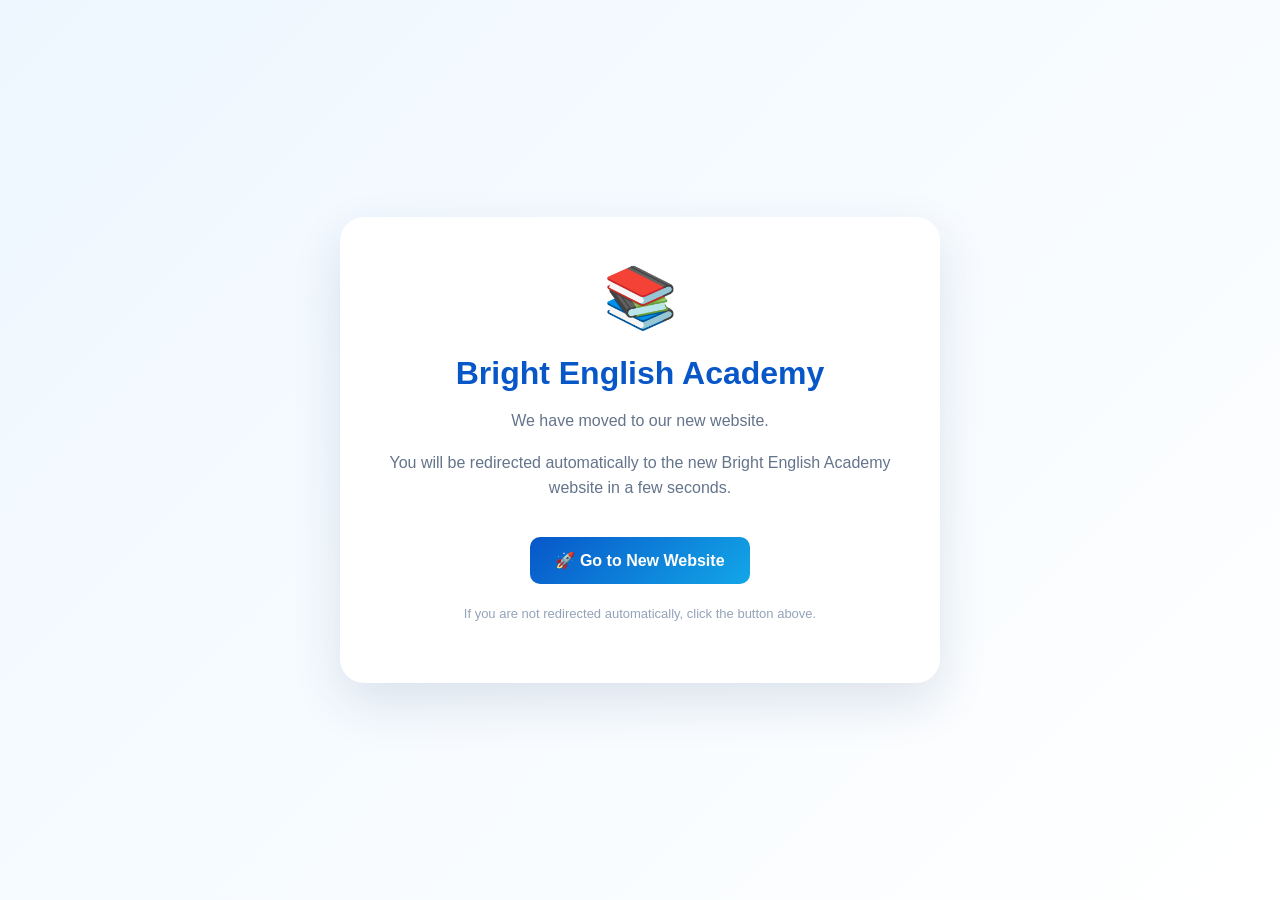
<file: index.html>
<!DOCTYPE html>
<html lang="en">

<head>

    <meta charset="UTF-8">

    <meta name="viewport"
          content="width=device-width, initial-scale=1.0">

    <meta name="robots"
          content="noindex, follow">

    <meta http-equiv="refresh"
          content="3; url=https://josesimeao839-cmd.github.io/bright-english-academy-new/">

    <link rel="canonical"
          href="https://josesimeao839-cmd.github.io/bright-english-academy-new/">

    <title>Bright English Academy — Moving</title>

    <style>

        * {
            box-sizing: border-box;
        }

        body {
            margin: 0;
            min-height: 100vh;

            display: flex;
            align-items: center;
            justify-content: center;

            font-family: Arial, Helvetica, sans-serif;

            background:
                linear-gradient(
                    135deg,
                    #eef7ff,
                    #ffffff
                );

            color: #17233c;

            text-align: center;
        }

        .container {
            width: min(90%, 600px);

            background: white;

            padding: 45px 30px;

            border-radius: 24px;

            box-shadow:
                0 20px 50px
                rgba(20,53,100,.12);
        }

        .icon {
            font-size: 60px;

            margin-bottom: 15px;
        }

        h1 {
            color: #0757c9;

            margin-bottom: 12px;
        }

        p {
            color: #64748b;

            line-height: 1.6;
        }

        .btn {
            display: inline-block;

            margin-top: 20px;

            padding: 14px 25px;

            border-radius: 10px;

            background:
                linear-gradient(
                    135deg,
                    #0757c9,
                    #13a6e8
                );

            color: white;

            text-decoration: none;

            font-weight: bold;
        }

        .small {
            margin-top: 20px;

            font-size: 13px;

            color: #94a3b8;
        }

    </style>

</head>

<body>

    <div class="container">

        <div class="icon">
            📚
        </div>

        <h1>
            Bright English Academy
        </h1>

        <p>
            We have moved to our new website.
        </p>

        <p>
            You will be redirected automatically
            to the new Bright English Academy
            website in a few seconds.
        </p>

        <a
            href="https://josesimeao839-cmd.github.io/bright-english-academy-new/"
            class="btn">

            🚀 Go to New Website

        </a>

        <p class="small">
            If you are not redirected automatically,
            click the button above.
        </p>

    </div>

</body>

</html>
</file>
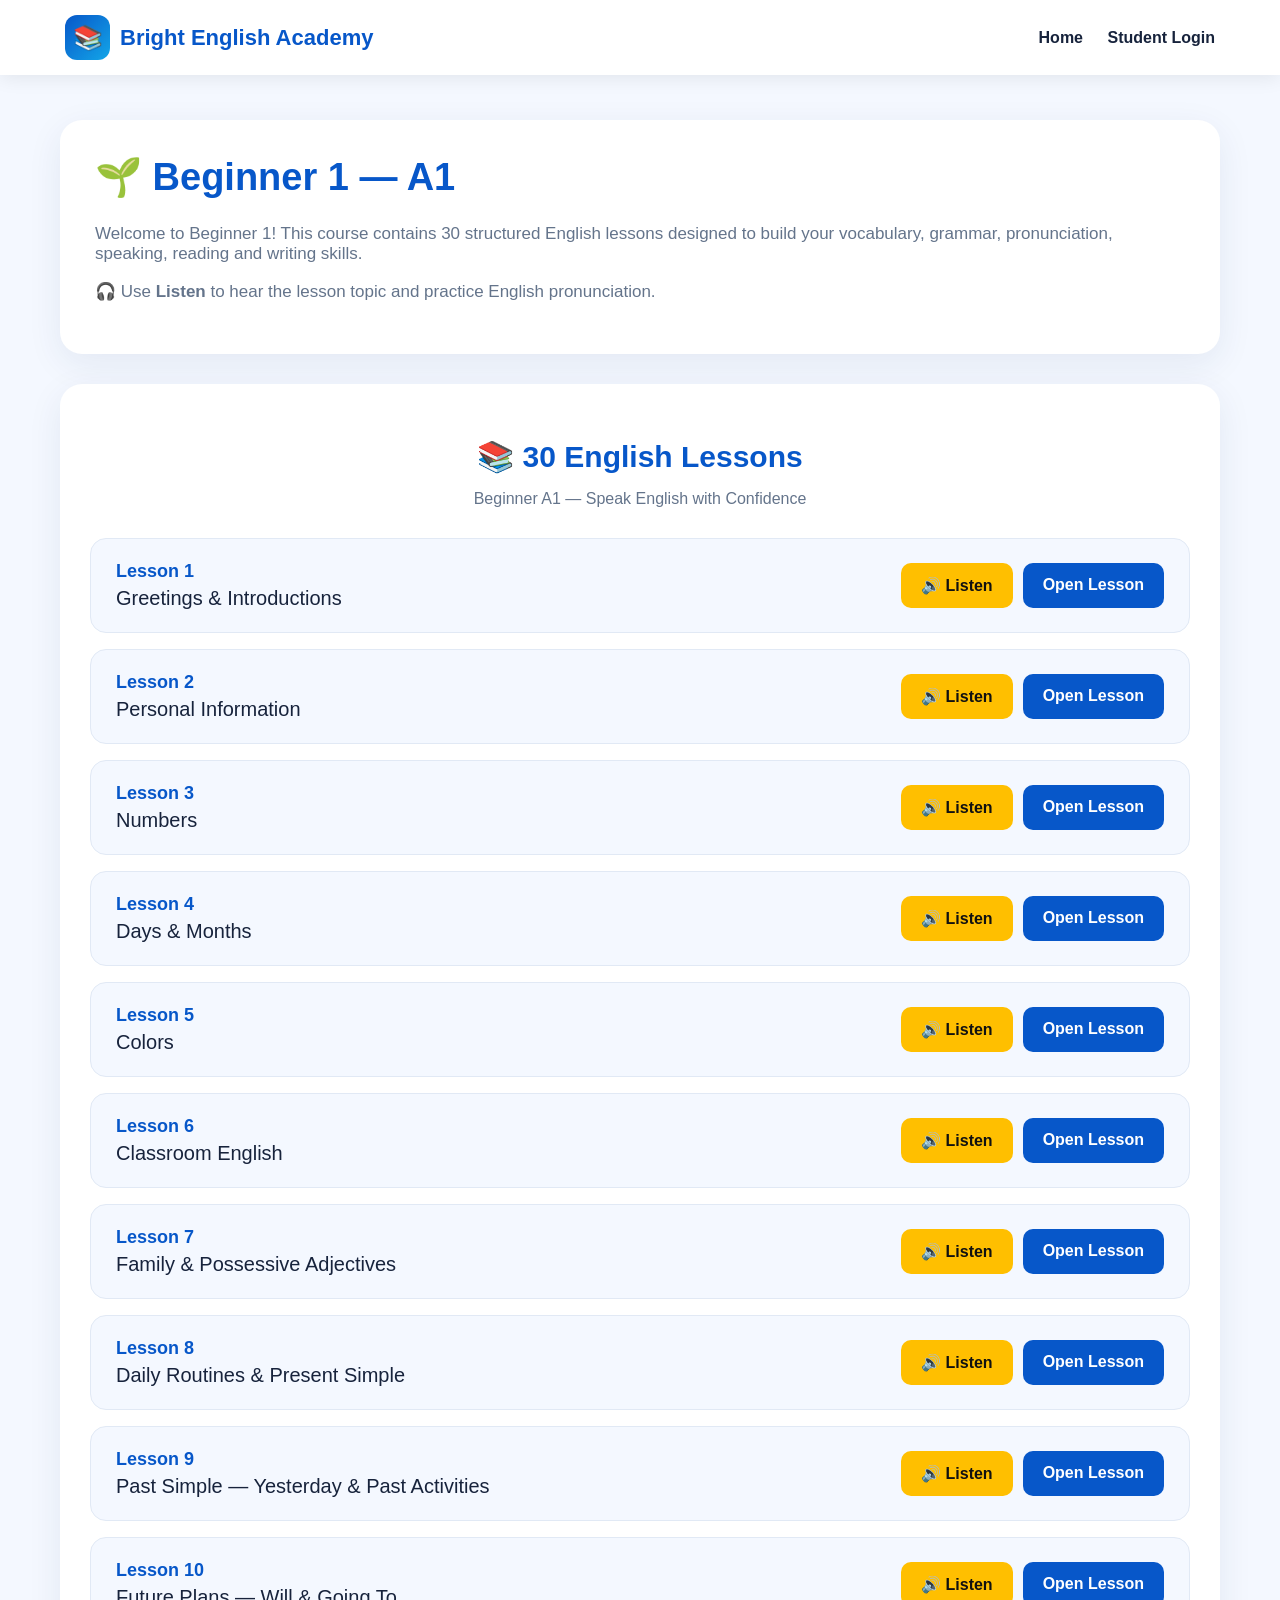
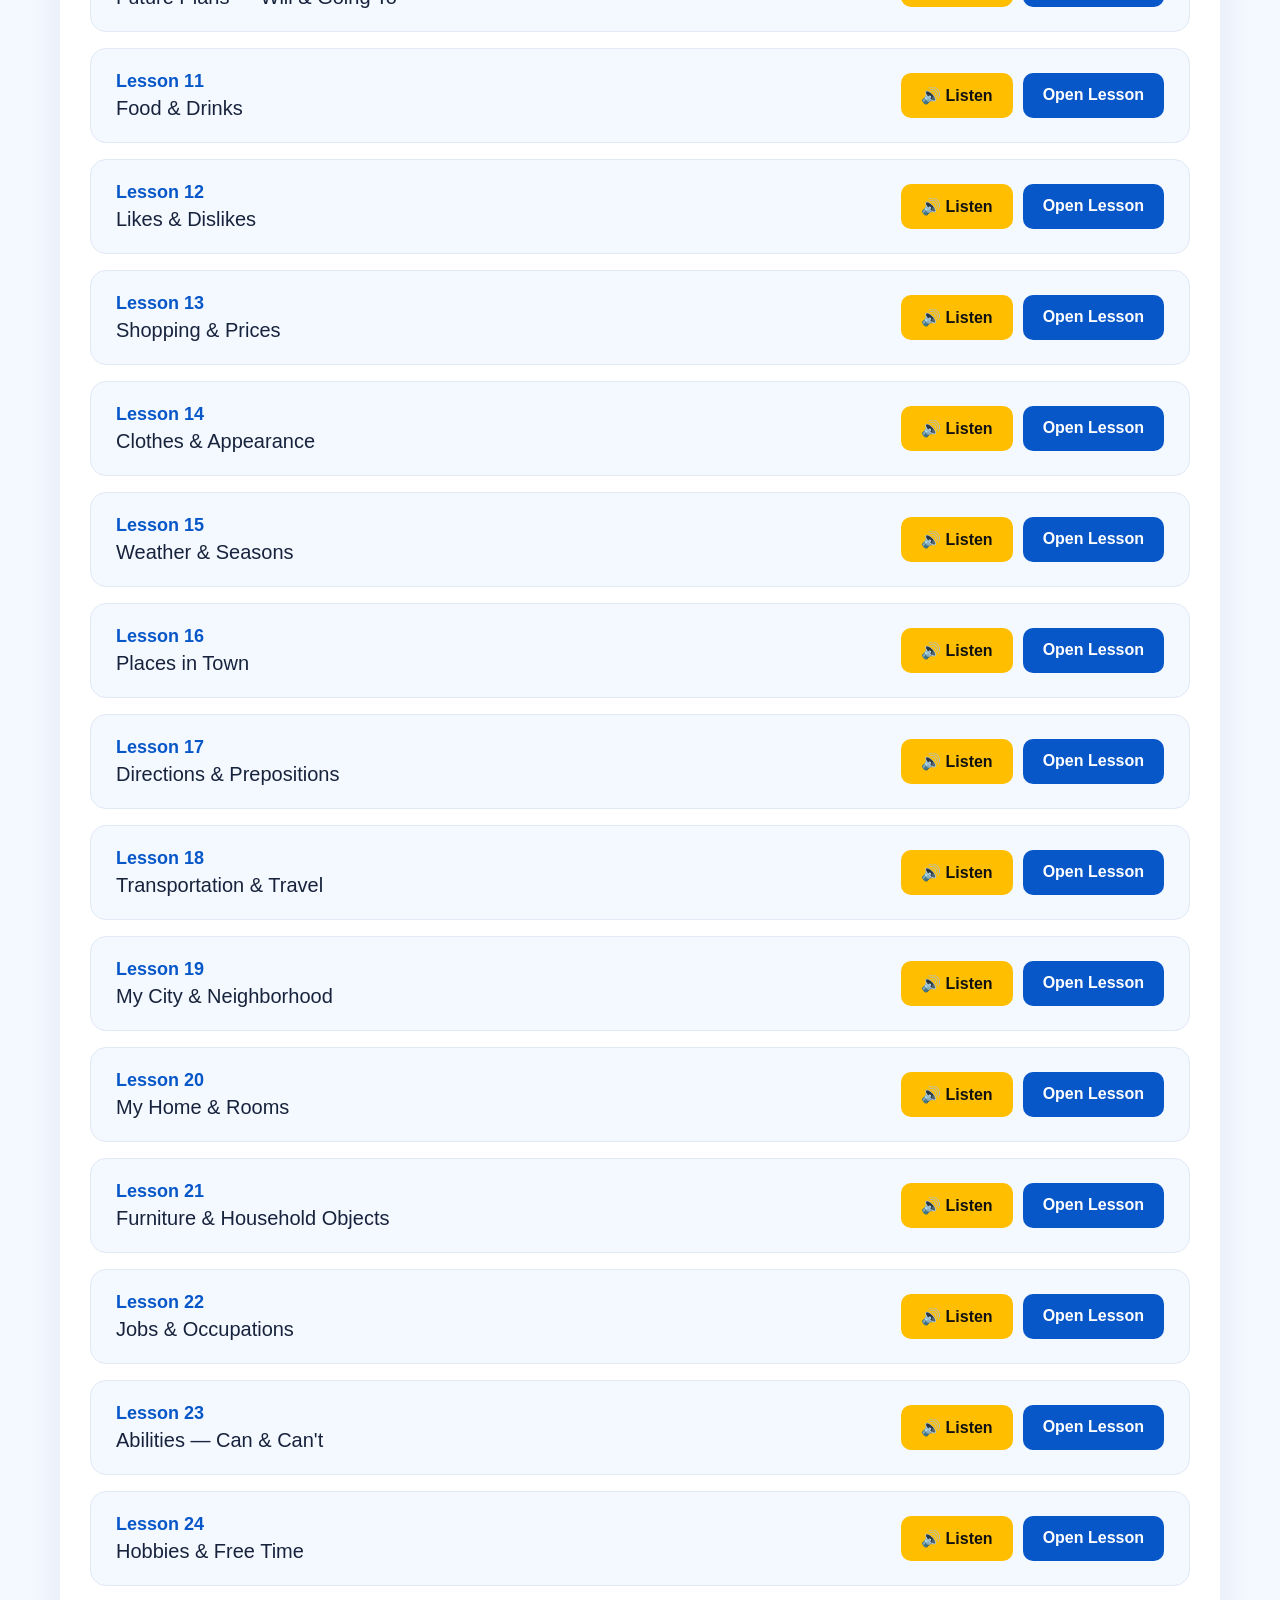
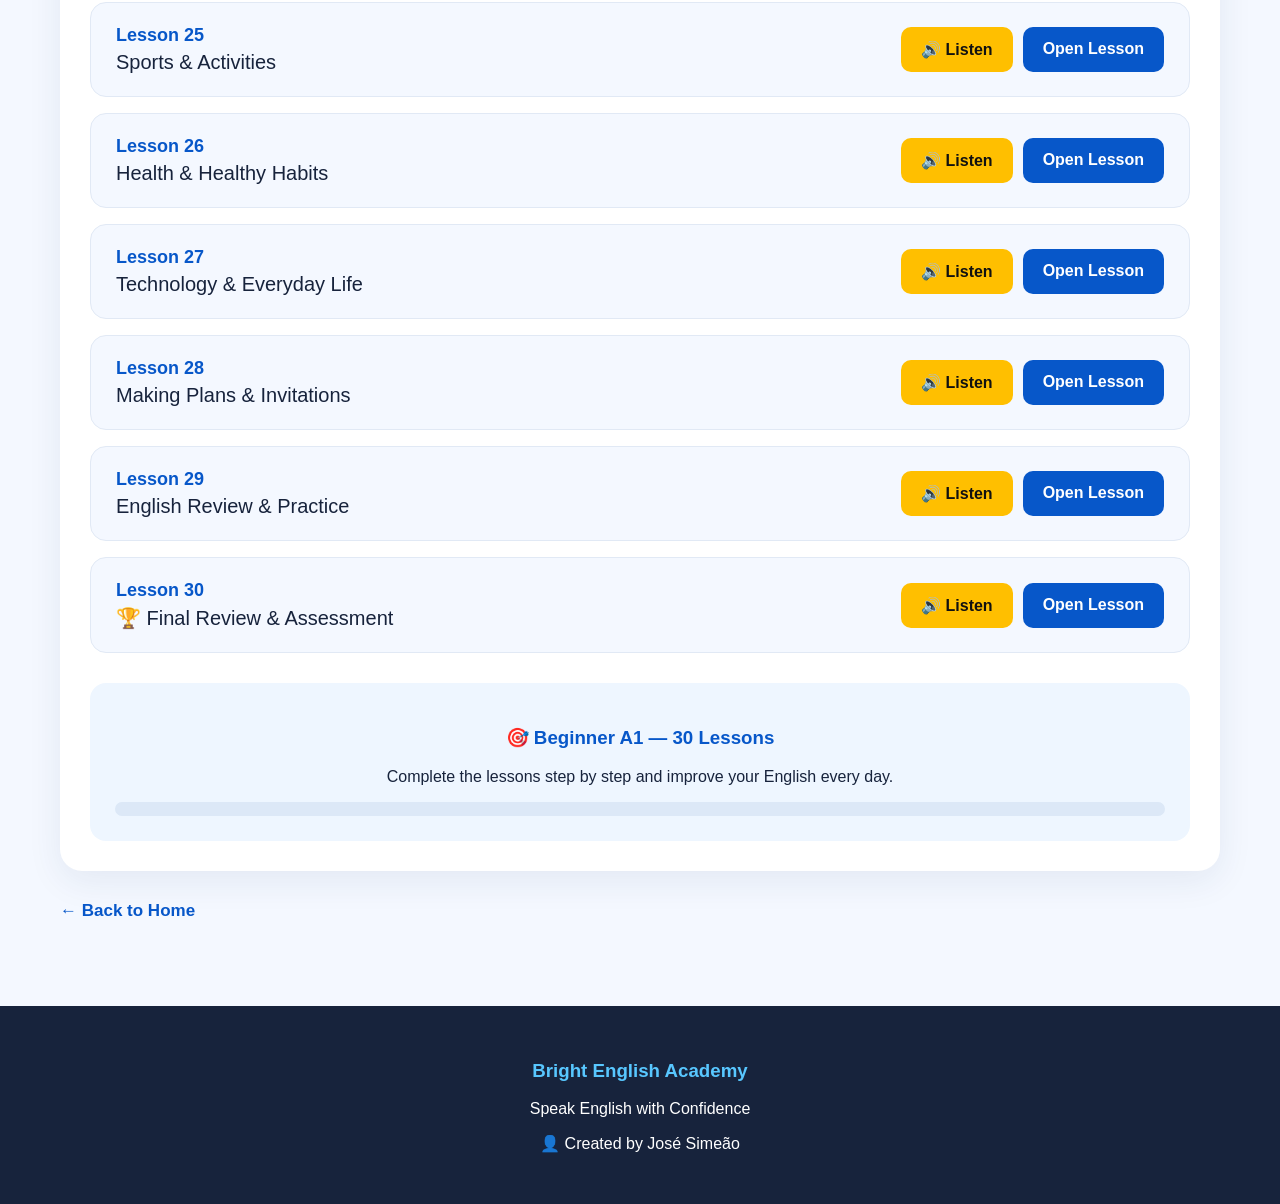
<file: beginner1.html>
<!DOCTYPE html>
<html lang="en">

<head>

<meta charset="UTF-8">

<meta name="viewport"
      content="width=device-width, initial-scale=1.0">

<meta name="description"
      content="Bright English Academy - Beginner A1 English Course">

<title>Beginner 1 A1 | Bright English Academy</title>

<style>

* {
    box-sizing: border-box;
}

body {
    margin: 0;
    font-family: Arial, Helvetica, sans-serif;
    background: #f4f8ff;
    color: #17233c;
}

/* =========================
   HEADER
========================= */

header {
    background: white;
    box-shadow: 0 3px 18px rgba(0,0,0,.08);
    position: sticky;
    top: 0;
    z-index: 1000;
}

.header-container {
    max-width: 1200px;
    margin: auto;
    padding: 15px 25px;

    display: flex;
    justify-content: space-between;
    align-items: center;
    gap: 20px;
}

.logo {
    display: flex;
    align-items: center;
    gap: 10px;

    color: #0757c9;
    font-size: 22px;
    font-weight: 800;
}

.logo-icon {
    width: 45px;
    height: 45px;

    display: flex;
    align-items: center;
    justify-content: center;

    border-radius: 12px;

    background: linear-gradient(
        135deg,
        #0757c9,
        #13a6e8
    );

    color: white;
    font-size: 24px;
}

nav a {
    text-decoration: none;
    color: #17233c;
    font-weight: bold;
    margin-left: 20px;
}

nav a:hover {
    color: #0757c9;
}

/* =========================
   CONTAINER
========================= */

.container {
    max-width: 1200px;
    margin: auto;
    padding: 45px 20px;
}

/* =========================
   INTRO
========================= */

.intro {
    background: white;
    padding: 35px;

    border-radius: 22px;

    box-shadow:
        0 10px 35px rgba(20,53,100,.08);

    margin-bottom: 30px;
}

.intro h1 {
    color: #0757c9;
    margin-top: 0;
    font-size: 38px;
}

.intro p {
    color: #64748b;
    font-size: 17px;
}

/* =========================
   COURSE CARD
========================= */

.course-card {
    background: white;

    border-radius: 22px;

    padding: 30px;

    box-shadow:
        0 10px 35px rgba(20,53,100,.08);
}

.course-title {
    text-align: center;
    margin-bottom: 30px;
}

.course-title h2 {
    color: #0757c9;
    font-size: 30px;
    margin-bottom: 8px;
}

.course-title p {
    color: #64748b;
}

/* =========================
   LESSON
========================= */

.lesson {
    background: #f4f8ff;

    border-radius: 16px;

    padding: 22px 25px;

    margin-bottom: 16px;

    display: flex;

    justify-content: space-between;

    align-items: center;

    gap: 20px;

    border: 1px solid #e1e9f5;

    transition: .25s;
}

.lesson:hover {
    transform: translateY(-2px);

    box-shadow:
        0 8px 22px rgba(20,53,100,.08);
}

.lesson-info {
    flex: 1;
}

.lesson-number {
    color: #0757c9;

    font-weight: 800;

    font-size: 18px;

    margin-bottom: 5px;
}

.lesson-title {
    font-size: 20px;

    color: #17233c;
}

/* =========================
   BUTTONS
========================= */

.lesson-buttons {
    display: flex;

    gap: 10px;

    flex-wrap: wrap;
}

.listen-btn,
.open-btn {
    border: none;

    padding: 13px 20px;

    border-radius: 10px;

    font-size: 16px;

    font-weight: bold;

    cursor: pointer;

    text-decoration: none;

    display: inline-block;

    transition: .2s;
}

.listen-btn {
    background: #ffbf00;

    color: #111;
}

.listen-btn:hover {
    background: #e6a900;

    transform: translateY(-2px);
}

.open-btn {
    background: #0757c9;

    color: white;
}

.open-btn:hover {
    background: #06469f;

    transform: translateY(-2px);
}

/* =========================
   PROGRESS
========================= */

.progress-box {
    margin-top: 30px;

    padding: 25px;

    border-radius: 16px;

    background: #eef6ff;

    text-align: center;
}

.progress-box h3 {
    color: #0757c9;
}

.progress-bar {
    width: 100%;

    height: 14px;

    background: #dce8f7;

    border-radius: 20px;

    overflow: hidden;

    margin-top: 15px;
}

.progress-fill {
    width: 0%;

    height: 100%;

    background: linear-gradient(
        90deg,
        #0757c9,
        #13a6e8
    );

    border-radius: 20px;
}

/* =========================
   BACK
========================= */

.back {
    display: inline-block;

    margin-top: 30px;

    color: #0757c9;

    text-decoration: none;

    font-weight: bold;

    font-size: 17px;
}

.back:hover {
    text-decoration: underline;
}

/* =========================
   FOOTER
========================= */

footer {
    margin-top: 40px;

    background: #17233c;

    color: white;

    text-align: center;

    padding: 35px 20px;
}

footer h3 {
    color: #58c7ff;
}

/* =========================
   MOBILE
========================= */

@media(max-width:700px) {

    .header-container {
        flex-direction: column;
    }

    nav a {
        margin: 0 8px;
    }

    .intro h1 {
        font-size: 30px;
    }

    .lesson {
        flex-direction: column;

        align-items: flex-start;
    }

    .lesson-buttons {
        width: 100%;
    }

    .listen-btn,
    .open-btn {
        flex: 1;

        text-align: center;
    }

}

</style>

</head>


<body>


<!-- =========================
     HEADER
========================= -->

<header>

<div class="header-container">

    <div class="logo">

        <span class="logo-icon">
            📚
        </span>

        Bright English Academy

    </div>


    <nav>

        <a href="index.html">
            Home
        </a>

        <a href="student-login.html">
            Student Login
        </a>

    </nav>

</div>

</header>


<!-- =========================
     MAIN
========================= -->

<div class="container">


<!-- INTRO -->

<div class="intro">

    <h1>
        🌱 Beginner 1 — A1
    </h1>

    <p>
        Welcome to Beginner 1!
        This course contains 30 structured
        English lessons designed to build
        your vocabulary, grammar,
        pronunciation, speaking, reading
        and writing skills.
    </p>

    <p>
        🎧 Use <strong>Listen</strong> to hear
        the lesson topic and practice English
        pronunciation.
    </p>

</div>


<!-- COURSE -->

<div class="course-card">

<div class="course-title">

    <h2>
        📚 30 English Lessons
    </h2>

    <p>
        Beginner A1 — Speak English with Confidence
    </p>

</div>


<!-- =========================
     LESSON 1
========================= -->

<div class="lesson">

<div class="lesson-info">

<div class="lesson-number">
Lesson 1
</div>

<div class="lesson-title">
Greetings & Introductions
</div>

</div>

<div class="lesson-buttons">

<button class="listen-btn"
onclick="speak('Lesson 1. Greetings and Introductions')">
🔊 Listen
</button>

<a href="lesson1.html"
class="open-btn">
Open Lesson
</a>

</div>

</div>


<!-- LESSON 2 -->

<div class="lesson">

<div class="lesson-info">

<div class="lesson-number">
Lesson 2
</div>

<div class="lesson-title">
Personal Information
</div>

</div>

<div class="lesson-buttons">

<button class="listen-btn"
onclick="speak('Lesson 2. Personal Information')">
🔊 Listen
</button>

<a href="lesson2.html"
class="open-btn">
Open Lesson
</a>

</div>

</div>


<!-- LESSON 3 -->

<div class="lesson">

<div class="lesson-info">

<div class="lesson-number">
Lesson 3
</div>

<div class="lesson-title">
Numbers
</div>

</div>

<div class="lesson-buttons">

<button class="listen-btn"
onclick="speak('Lesson 3. Numbers')">
🔊 Listen
</button>

<a href="lesson3.html"
class="open-btn">
Open Lesson
</a>

</div>

</div>


<!-- LESSON 4 -->

<div class="lesson">

<div class="lesson-info">

<div class="lesson-number">
Lesson 4
</div>

<div class="lesson-title">
Days & Months
</div>

</div>

<div class="lesson-buttons">

<button class="listen-btn"
onclick="speak('Lesson 4. Days and Months')">
🔊 Listen
</button>

<a href="lesson4.html"
class="open-btn">
Open Lesson
</a>

</div>

</div>


<!-- LESSON 5 -->

<div class="lesson">

<div class="lesson-info">

<div class="lesson-number">
Lesson 5
</div>

<div class="lesson-title">
Colors
</div>

</div>

<div class="lesson-buttons">

<button class="listen-btn"
onclick="speak('Lesson 5. Colors')">
🔊 Listen
</button>

<a href="lesson5.html"
class="open-btn">
Open Lesson
</a>

</div>

</div>


<!-- LESSON 6 -->

<div class="lesson">

<div class="lesson-info">

<div class="lesson-number">
Lesson 6
</div>

<div class="lesson-title">
Classroom English
</div>

</div>

<div class="lesson-buttons">

<button class="listen-btn"
onclick="speak('Lesson 6. Classroom English')">
🔊 Listen
</button>

<a href="lesson6.html"
class="open-btn">
Open Lesson
</a>

</div>

</div>


<!-- LESSON 7 -->

<div class="lesson">

<div class="lesson-info">

<div class="lesson-number">
Lesson 7
</div>

<div class="lesson-title">
Family & Possessive Adjectives
</div>

</div>

<div class="lesson-buttons">

<button class="listen-btn"
onclick="speak('Lesson 7. Family and Possessive Adjectives')">
🔊 Listen
</button>

<a href="lesson7.html"
class="open-btn">
Open Lesson
</a>

</div>

</div>


<!-- LESSON 8 -->

<div class="lesson">

<div class="lesson-info">

<div class="lesson-number">
Lesson 8
</div>

<div class="lesson-title">
Daily Routines & Present Simple
</div>

</div>

<div class="lesson-buttons">

<button class="listen-btn"
onclick="speak('Lesson 8. Daily Routines and Present Simple')">
🔊 Listen
</button>

<a href="lesson8.html"
class="open-btn">
Open Lesson
</a>

</div>

</div>


<!-- LESSON 9 -->

<div class="lesson">

<div class="lesson-info">

<div class="lesson-number">
Lesson 9
</div>

<div class="lesson-title">
Past Simple — Yesterday & Past Activities
</div>

</div>

<div class="lesson-buttons">

<button class="listen-btn"
onclick="speak('Lesson 9. Past Simple. Yesterday and Past Activities')">
🔊 Listen
</button>

<a href="lesson9.html"
class="open-btn">
Open Lesson
</a>

</div>

</div>


<!-- LESSON 10 -->

<div class="lesson">

<div class="lesson-info">

<div class="lesson-number">
Lesson 10
</div>

<div class="lesson-title">
Future Plans — Will & Going To
</div>

</div>

<div class="lesson-buttons">

<button class="listen-btn"
onclick="speak('Lesson 10. Future Plans. Will and Going To')">
🔊 Listen
</button>

<a href="lesson10.html"
class="open-btn">
Open Lesson
</a>

</div>

</div>


<!-- =========================
     LESSON 11
========================= -->

<div class="lesson">

<div class="lesson-info">

<div class="lesson-number">
Lesson 11
</div>

<div class="lesson-title">
Food & Drinks
</div>

</div>

<div class="lesson-buttons">

<button class="listen-btn"
onclick="speak('Lesson 11. Food and Drinks')">
🔊 Listen
</button>

<a href="lesson11.html"
class="open-btn">
Open Lesson
</a>

</div>

</div>


<!-- LESSON 12 -->

<div class="lesson">

<div class="lesson-info">

<div class="lesson-number">
Lesson 12
</div>

<div class="lesson-title">
Likes & Dislikes
</div>

</div>

<div class="lesson-buttons">

<button class="listen-btn"
onclick="speak('Lesson 12. Likes and Dislikes')">
🔊 Listen
</button>

<a href="lesson12.html"
class="open-btn">
Open Lesson
</a>

</div>

</div>


<!-- LESSON 13 -->

<div class="lesson">

<div class="lesson-info">

<div class="lesson-number">
Lesson 13
</div>

<div class="lesson-title">
Shopping & Prices
</div>

</div>

<div class="lesson-buttons">

<button class="listen-btn"
onclick="speak('Lesson 13. Shopping and Prices')">
🔊 Listen
</button>

<a href="lesson13.html"
class="open-btn">
Open Lesson
</a>

</div>

</div>


<!-- LESSON 14 -->

<div class="lesson">

<div class="lesson-info">

<div class="lesson-number">
Lesson 14
</div>

<div class="lesson-title">
Clothes & Appearance
</div>

</div>

<div class="lesson-buttons">

<button class="listen-btn"
onclick="speak('Lesson 14. Clothes and Appearance')">
🔊 Listen
</button>

<a href="lesson14.html"
class="open-btn">
Open Lesson
</a>

</div>

</div>


<!-- LESSON 15 -->

<div class="lesson">

<div class="lesson-info">

<div class="lesson-number">
Lesson 15
</div>

<div class="lesson-title">
Weather & Seasons
</div>

</div>

<div class="lesson-buttons">

<button class="listen-btn"
onclick="speak('Lesson 15. Weather and Seasons')">
🔊 Listen
</button>

<a href="lesson15.html"
class="open-btn">
Open Lesson
</a>

</div>

</div>


<!-- LESSON 16 -->

<div class="lesson">

<div class="lesson-info">

<div class="lesson-number">
Lesson 16
</div>

<div class="lesson-title">
Places in Town
</div>

</div>

<div class="lesson-buttons">

<button class="listen-btn"
onclick="speak('Lesson 16. Places in Town')">
🔊 Listen
</button>

<a href="lesson16.html"
class="open-btn">
Open Lesson
</a>

</div>

</div>


<!-- LESSON 17 -->

<div class="lesson">

<div class="lesson-info">

<div class="lesson-number">
Lesson 17
</div>

<div class="lesson-title">
Directions & Prepositions
</div>

</div>

<div class="lesson-buttons">

<button class="listen-btn"
onclick="speak('Lesson 17. Directions and Prepositions')">
🔊 Listen
</button>

<a href="lesson17.html"
class="open-btn">
Open Lesson
</a>

</div>

</div>


<!-- LESSON 18 -->

<div class="lesson">

<div class="lesson-info">

<div class="lesson-number">
Lesson 18
</div>

<div class="lesson-title">
Transportation & Travel
</div>

</div>

<div class="lesson-buttons">

<button class="listen-btn"
onclick="speak('Lesson 18. Transportation and Travel')">
🔊 Listen
</button>

<a href="lesson18.html"
class="open-btn">
Open Lesson
</a>

</div>

</div>


<!-- LESSON 19 -->

<div class="lesson">

<div class="lesson-info">

<div class="lesson-number">
Lesson 19
</div>

<div class="lesson-title">
My City & Neighborhood
</div>

</div>

<div class="lesson-buttons">

<button class="listen-btn"
onclick="speak('Lesson 19. My City and Neighborhood')">
🔊 Listen
</button>

<a href="lesson19.html"
class="open-btn">
Open Lesson
</a>

</div>

</div>


<!-- LESSON 20 -->

<div class="lesson">

<div class="lesson-info">

<div class="lesson-number">
Lesson 20
</div>

<div class="lesson-title">
My Home & Rooms
</div>

</div>

<div class="lesson-buttons">

<button class="listen-btn"
onclick="speak('Lesson 20. My Home and Rooms')">
🔊 Listen
</button>

<a href="lesson20.html"
class="open-btn">
Open Lesson
</a>

</div>

</div>


<!-- LESSON 21 -->

<div class="lesson">

<div class="lesson-info">

<div class="lesson-number">
Lesson 21
</div>

<div class="lesson-title">
Furniture & Household Objects
</div>

</div>

<div class="lesson-buttons">

<button class="listen-btn"
onclick="speak('Lesson 21. Furniture and Household Objects')">
🔊 Listen
</button>

<a href="lesson21.html"
class="open-btn">
Open Lesson
</a>

</div>

</div>


<!-- LESSON 22 -->

<div class="lesson">

<div class="lesson-info">

<div class="lesson-number">
Lesson 22
</div>

<div class="lesson-title">
Jobs & Occupations
</div>

</div>

<div class="lesson-buttons">

<button class="listen-btn"
onclick="speak('Lesson 22. Jobs and Occupations')">
🔊 Listen
</button>

<a href="lesson22.html"
class="open-btn">
Open Lesson
</a>

</div>

</div>


<!-- LESSON 23 -->

<div class="lesson">

<div class="lesson-info">

<div class="lesson-number">
Lesson 23
</div>

<div class="lesson-title">
Abilities — Can & Can't
</div>

</div>

<div class="lesson-buttons">

<button class="listen-btn"
onclick="speak('Lesson 23. Abilities. Can and Cannot')">
🔊 Listen
</button>

<a href="lesson23.html"
class="open-btn">
Open Lesson
</a>

</div>

</div>


<!-- LESSON 24 -->

<div class="lesson">

<div class="lesson-info">

<div class="lesson-number">
Lesson 24
</div>

<div class="lesson-title">
Hobbies & Free Time
</div>

</div>

<div class="lesson-buttons">

<button class="listen-btn"
onclick="speak('Lesson 24. Hobbies and Free Time')">
🔊 Listen
</button>

<a href="lesson24.html"
class="open-btn">
Open Lesson
</a>

</div>

</div>


<!-- LESSON 25 -->

<div class="lesson">

<div class="lesson-info">

<div class="lesson-number">
Lesson 25
</div>

<div class="lesson-title">
Sports & Activities
</div>

</div>

<div class="lesson-buttons">

<button class="listen-btn"
onclick="speak('Lesson 25. Sports and Activities')">
🔊 Listen
</button>

<a href="lesson25.html"
class="open-btn">
Open Lesson
</a>

</div>

</div>


<!-- LESSON 26 -->

<div class="lesson">

<div class="lesson-info">

<div class="lesson-number">
Lesson 26
</div>

<div class="lesson-title">
Health & Healthy Habits
</div>

</div>

<div class="lesson-buttons">

<button class="listen-btn"
onclick="speak('Lesson 26. Health and Healthy Habits')">
🔊 Listen
</button>

<a href="lesson26.html"
class="open-btn">
Open Lesson
</a>

</div>

</div>


<!-- LESSON 27 -->

<div class="lesson">

<div class="lesson-info">

<div class="lesson-number">
Lesson 27
</div>

<div class="lesson-title">
Technology & Everyday Life
</div>

</div>

<div class="lesson-buttons">

<button class="listen-btn"
onclick="speak('Lesson 27. Technology and Everyday Life')">
🔊 Listen
</button>

<a href="lesson27.html"
class="open-btn">
Open Lesson
</a>

</div>

</div>


<!-- LESSON 28 -->

<div class="lesson">

<div class="lesson-info">

<div class="lesson-number">
Lesson 28
</div>

<div class="lesson-title">
Making Plans & Invitations
</div>

</div>

<div class="lesson-buttons">

<button class="listen-btn"
onclick="speak('Lesson 28. Making Plans and Invitations')">
🔊 Listen
</button>

<a href="lesson28.html"
class="open-btn">
Open Lesson
</a>

</div>

</div>


<!-- LESSON 29 -->

<div class="lesson">

<div class="lesson-info">

<div class="lesson-number">
Lesson 29
</div>

<div class="lesson-title">
English Review & Practice
</div>

</div>

<div class="lesson-buttons">

<button class="listen-btn"
onclick="speak('Lesson 29. English Review and Practice')">
🔊 Listen
</button>

<a href="lesson29.html"
class="open-btn">
Open Lesson
</a>

</div>

</div>


<!-- LESSON 30 -->

<div class="lesson">

<div class="lesson-info">

<div class="lesson-number">
Lesson 30
</div>

<div class="lesson-title">
🏆 Final Review & Assessment
</div>

</div>

<div class="lesson-buttons">

<button class="listen-btn"
onclick="speak('Lesson 30. Final Review and Assessment')">
🔊 Listen
</button>

<a href="lesson30.html"
class="open-btn">
Open Lesson
</a>

</div>

</div>


<!-- PROGRESS -->

<div class="progress-box">

<h3>
🎯 Beginner A1 — 30 Lessons
</h3>

<p>
Complete the lessons step by step
and improve your English every day.
</p>

<div class="progress-bar">

<div class="progress-fill"
     id="progressFill">
</div>

</div>

</div>


</div>


<a href="index.html"
   class="back">

← Back to Home

</a>


</div>


<!-- =========================
     FOOTER
========================= -->

<footer>

<h3>
Bright English Academy
</h3>

<p>
Speak English with Confidence
</p>

<p>
👤 Created by José Simeão
</p>

</footer>


<!-- =========================
     AUDIO
========================= -->

<script>

function speak(text) {

    if ("speechSynthesis" in window) {

        window.speechSynthesis.cancel();

        const speech =
            new SpeechSynthesisUtterance(text);

        speech.lang = "en-US";

        speech.rate = 0.85;

        speech.pitch = 1;

        window.speechSynthesis.speak(speech);

    } else {

        alert(
            "Audio is not supported by this browser."
        );

    }

}

</script>


</body>

</html>
</file>
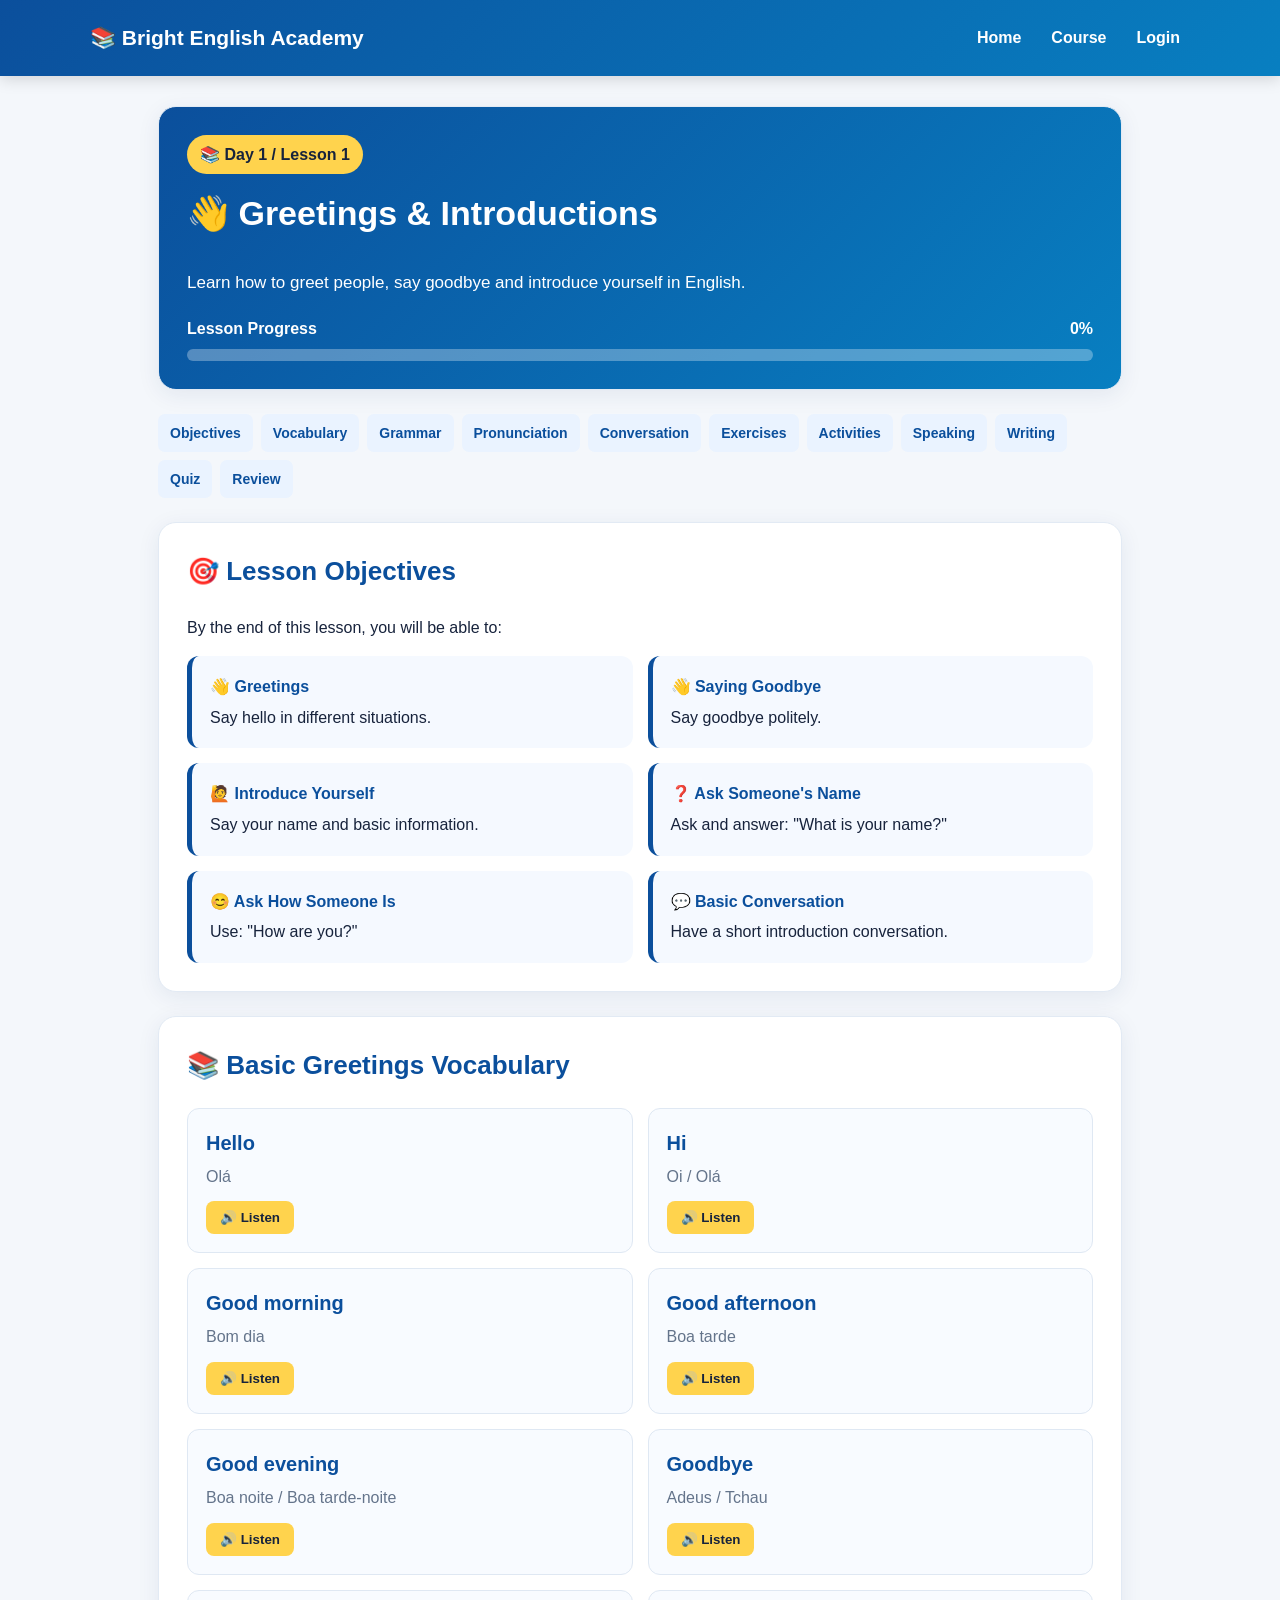
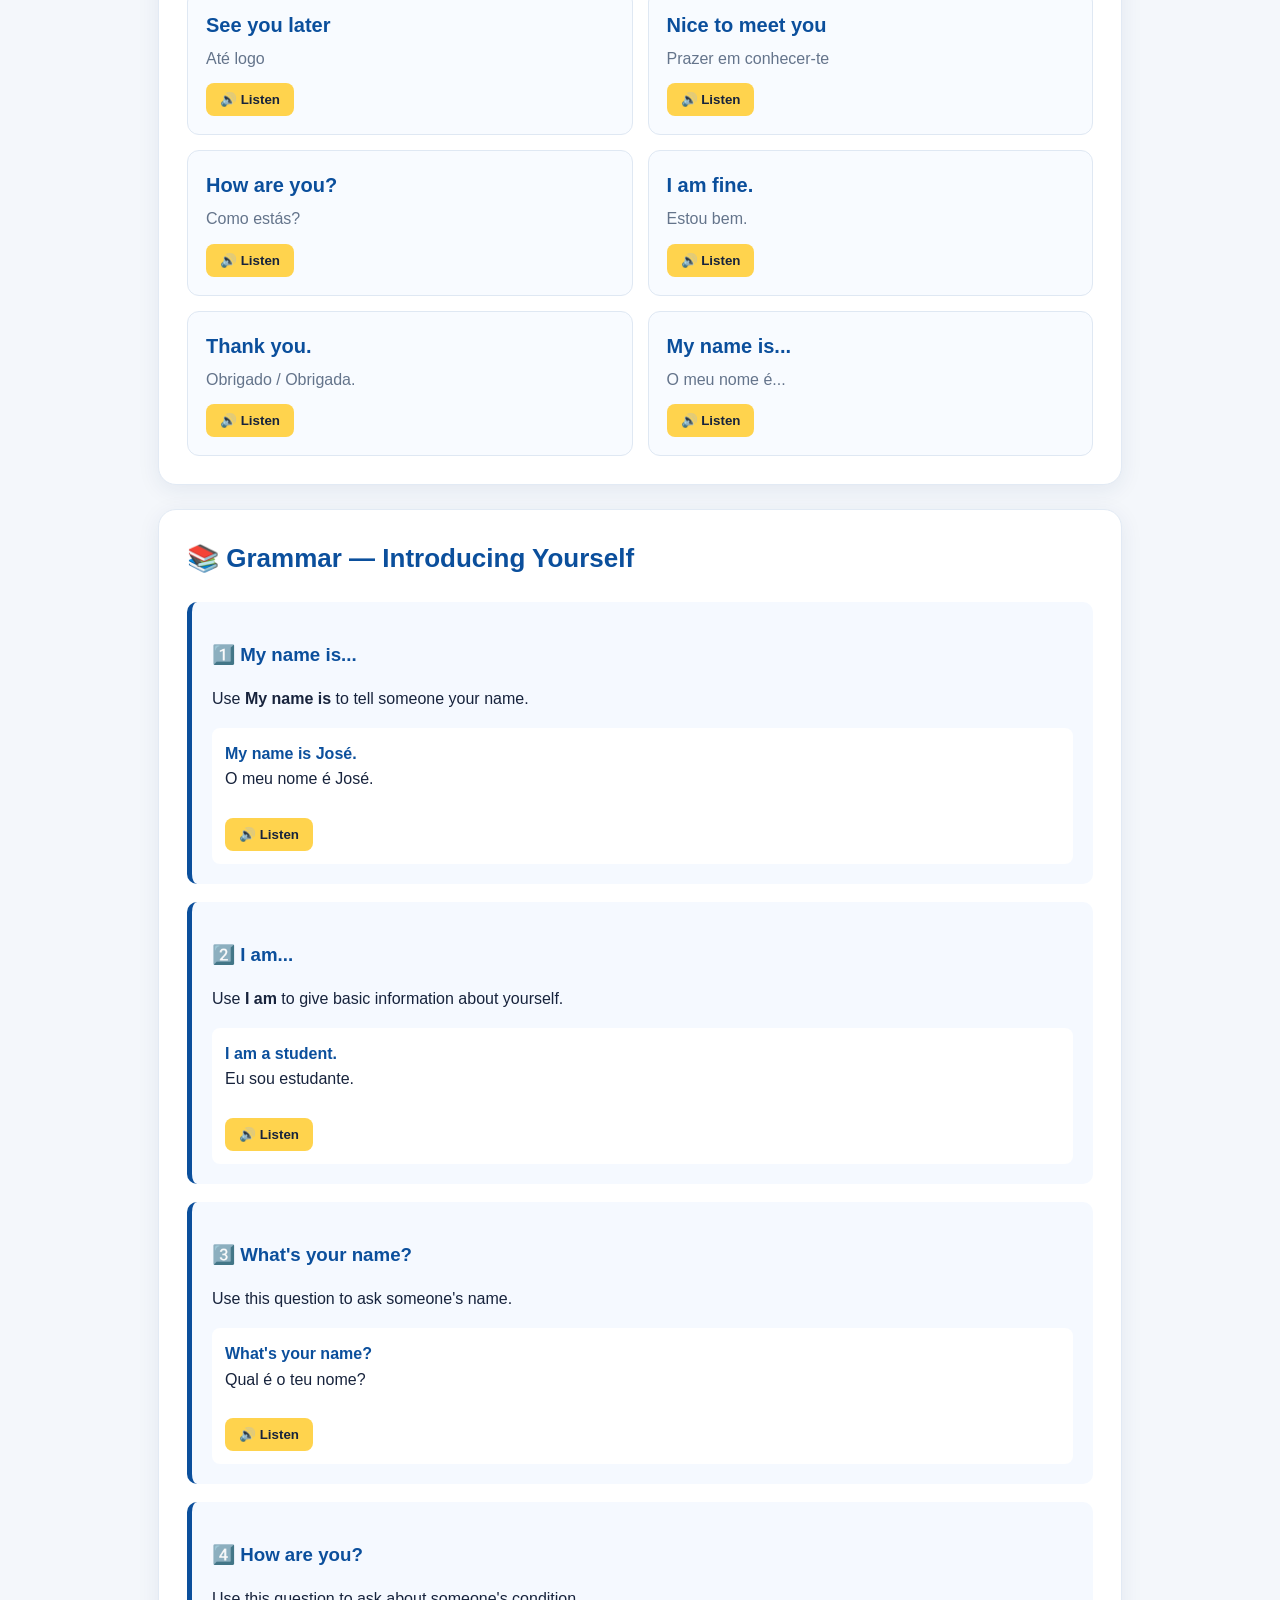
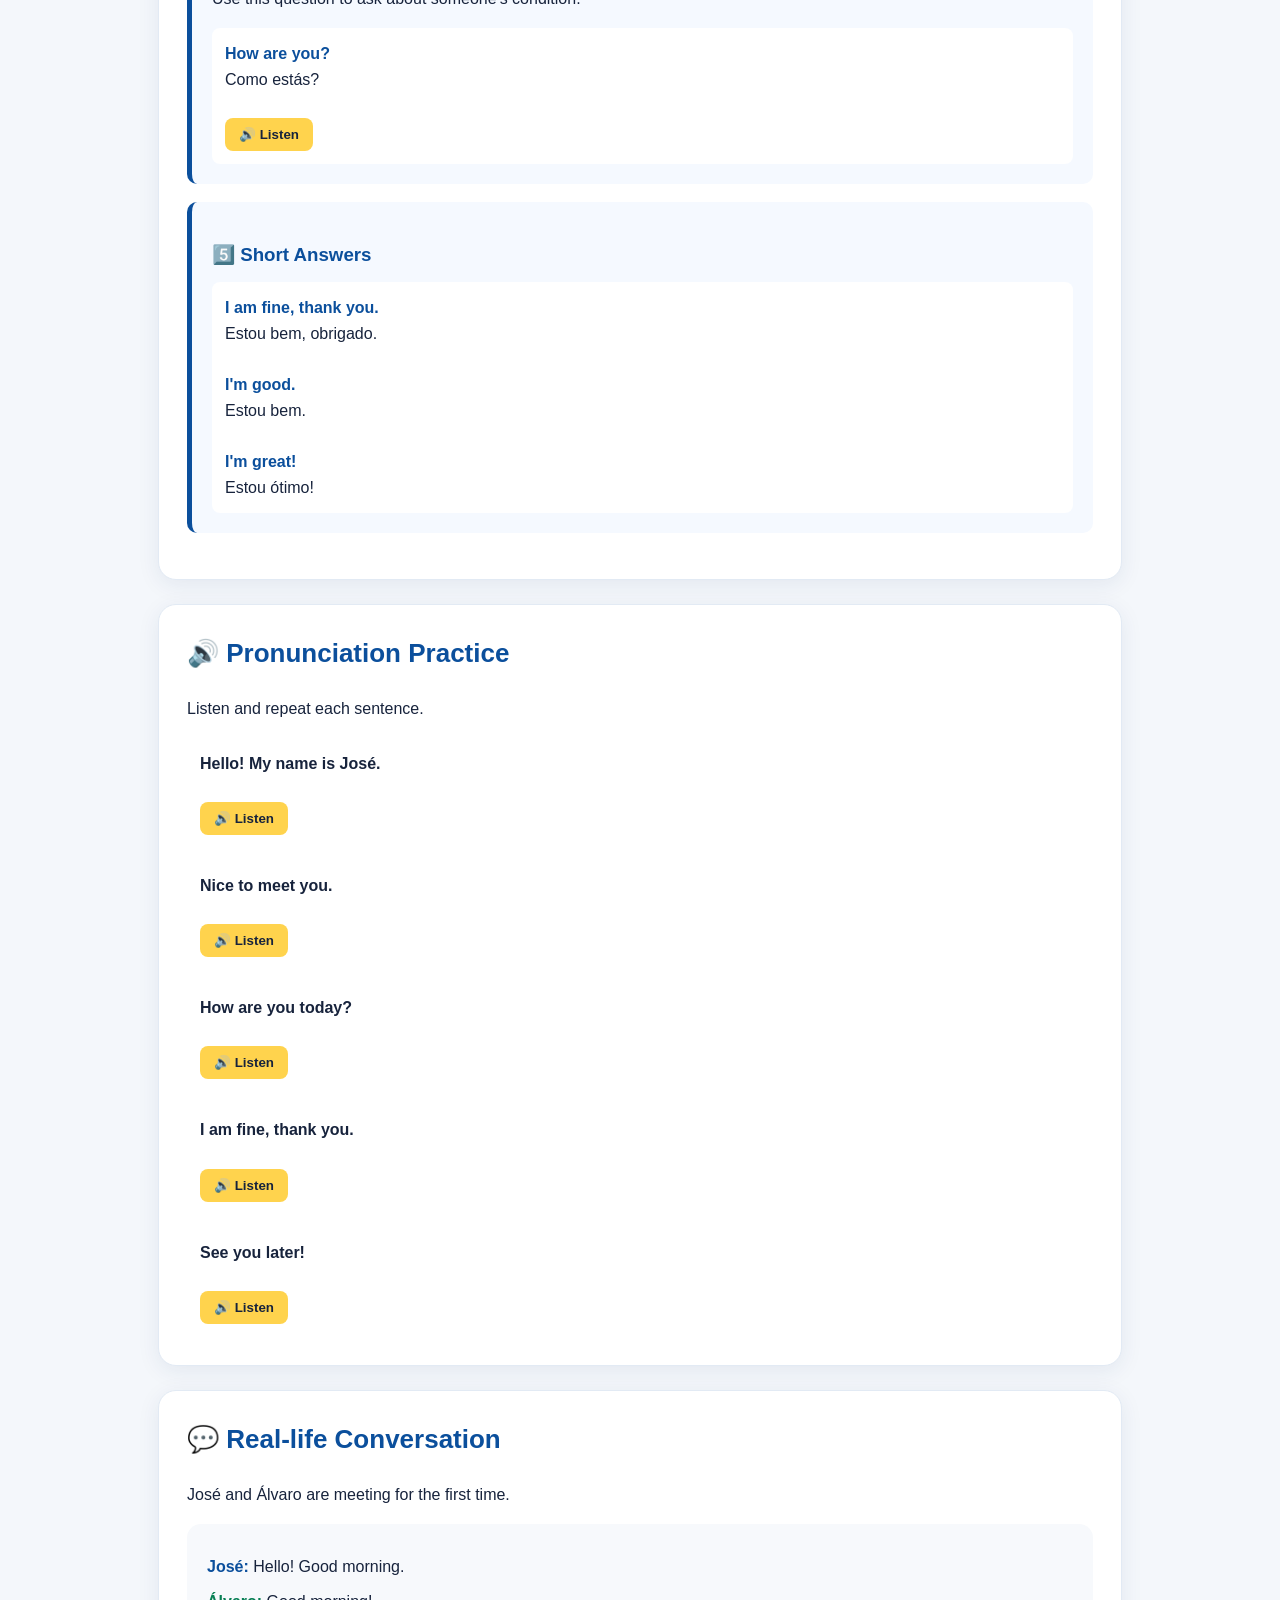
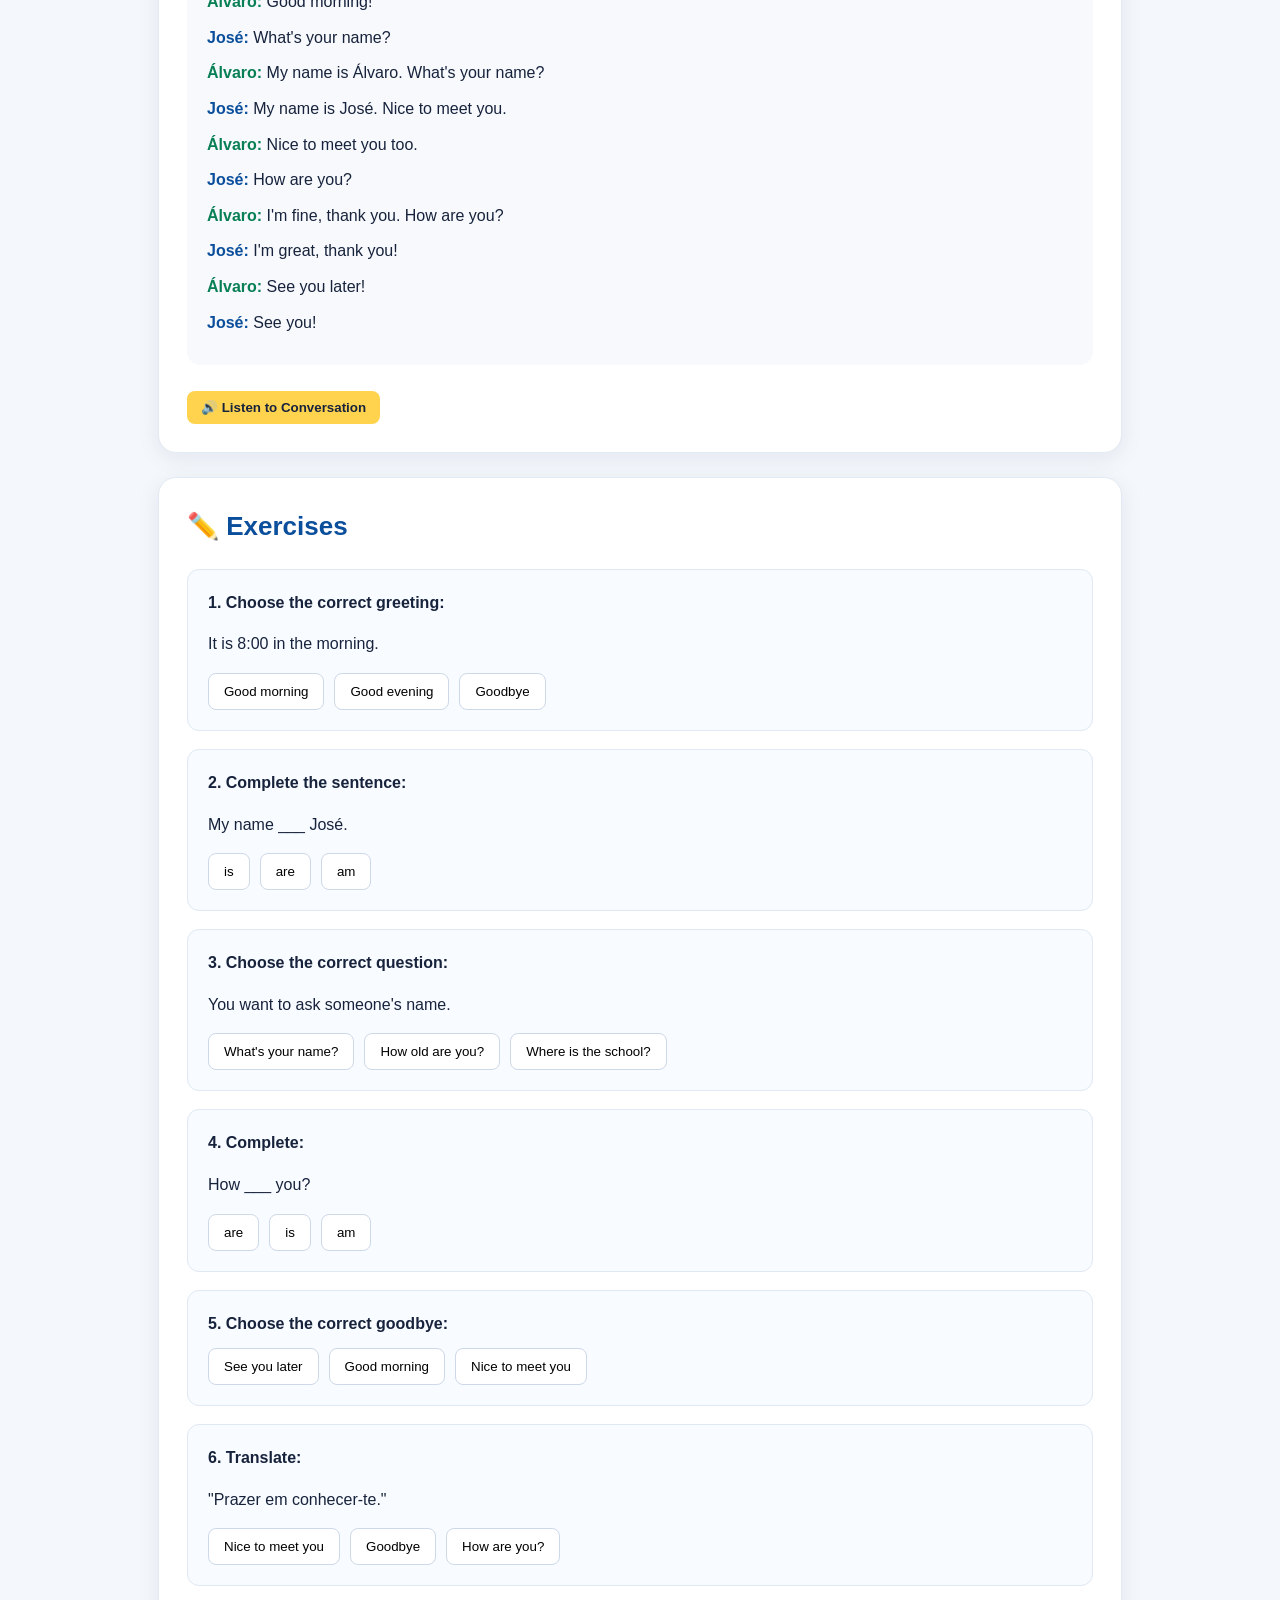
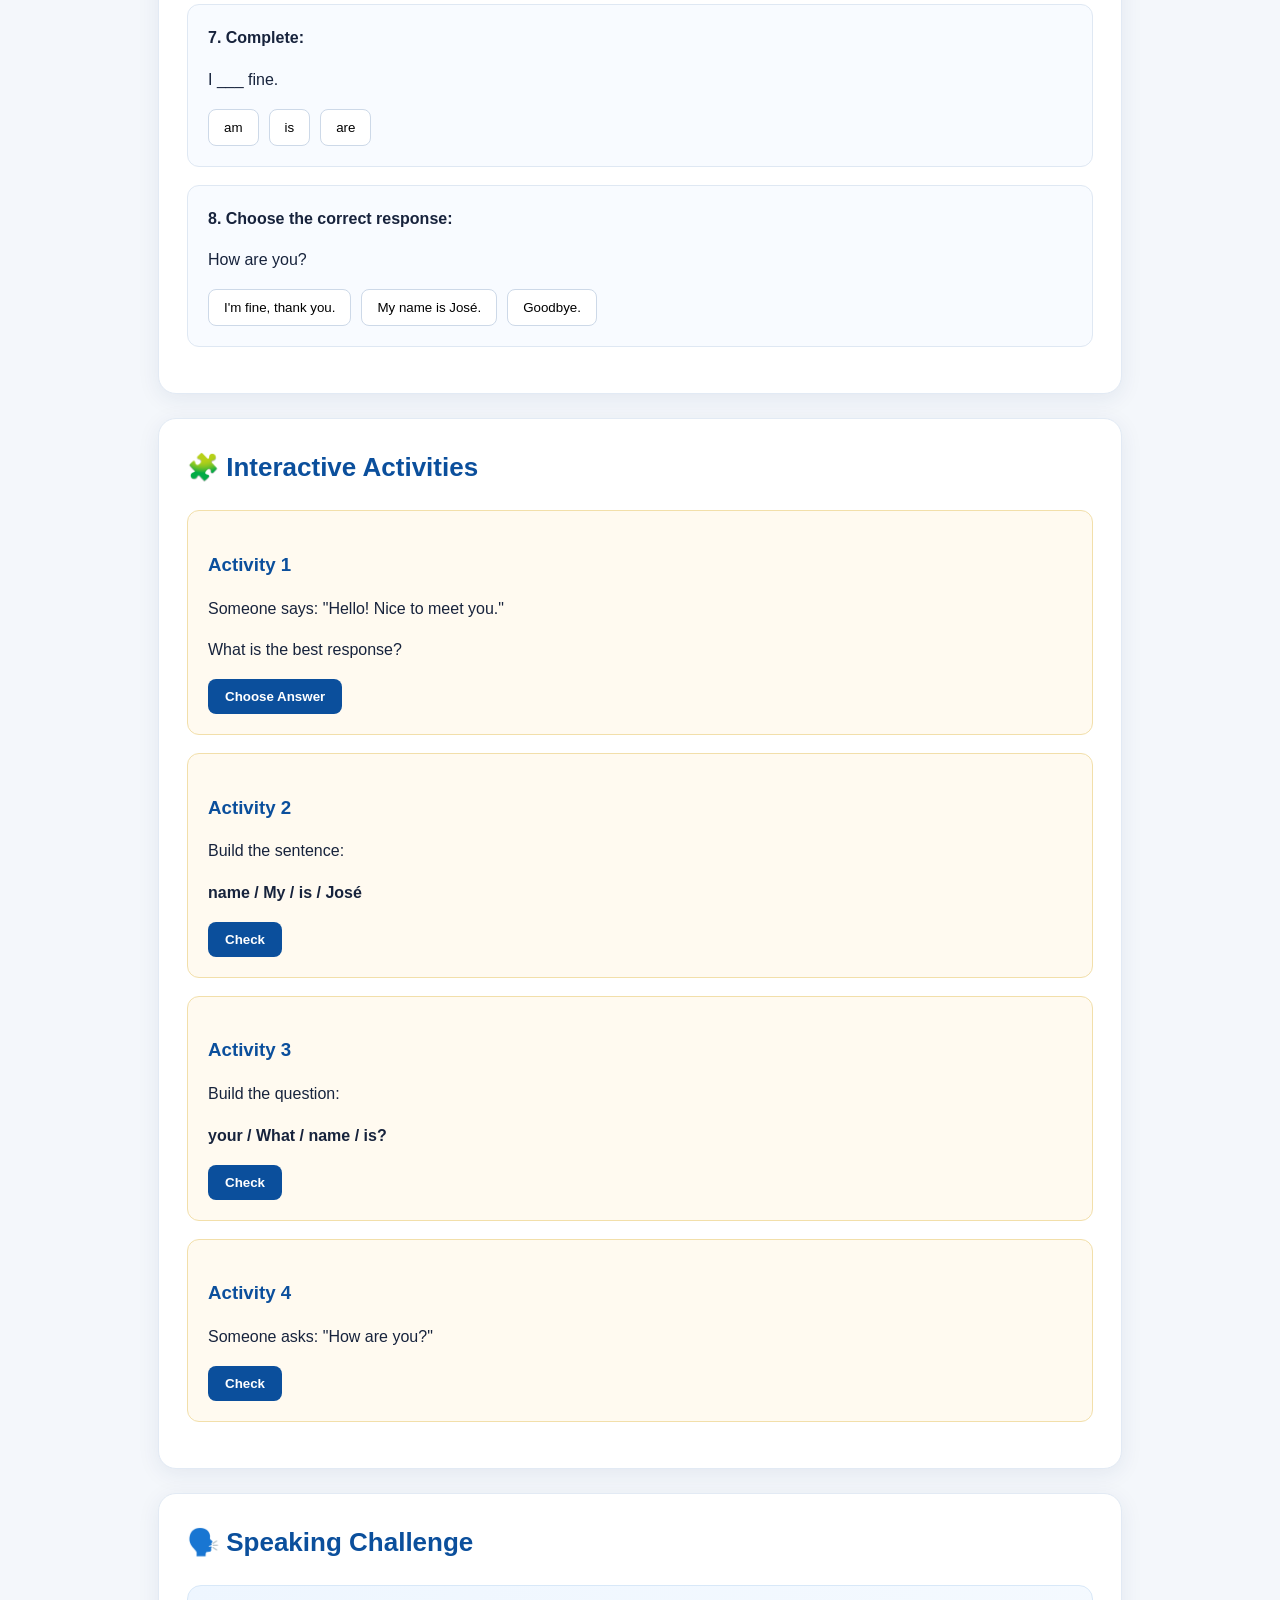
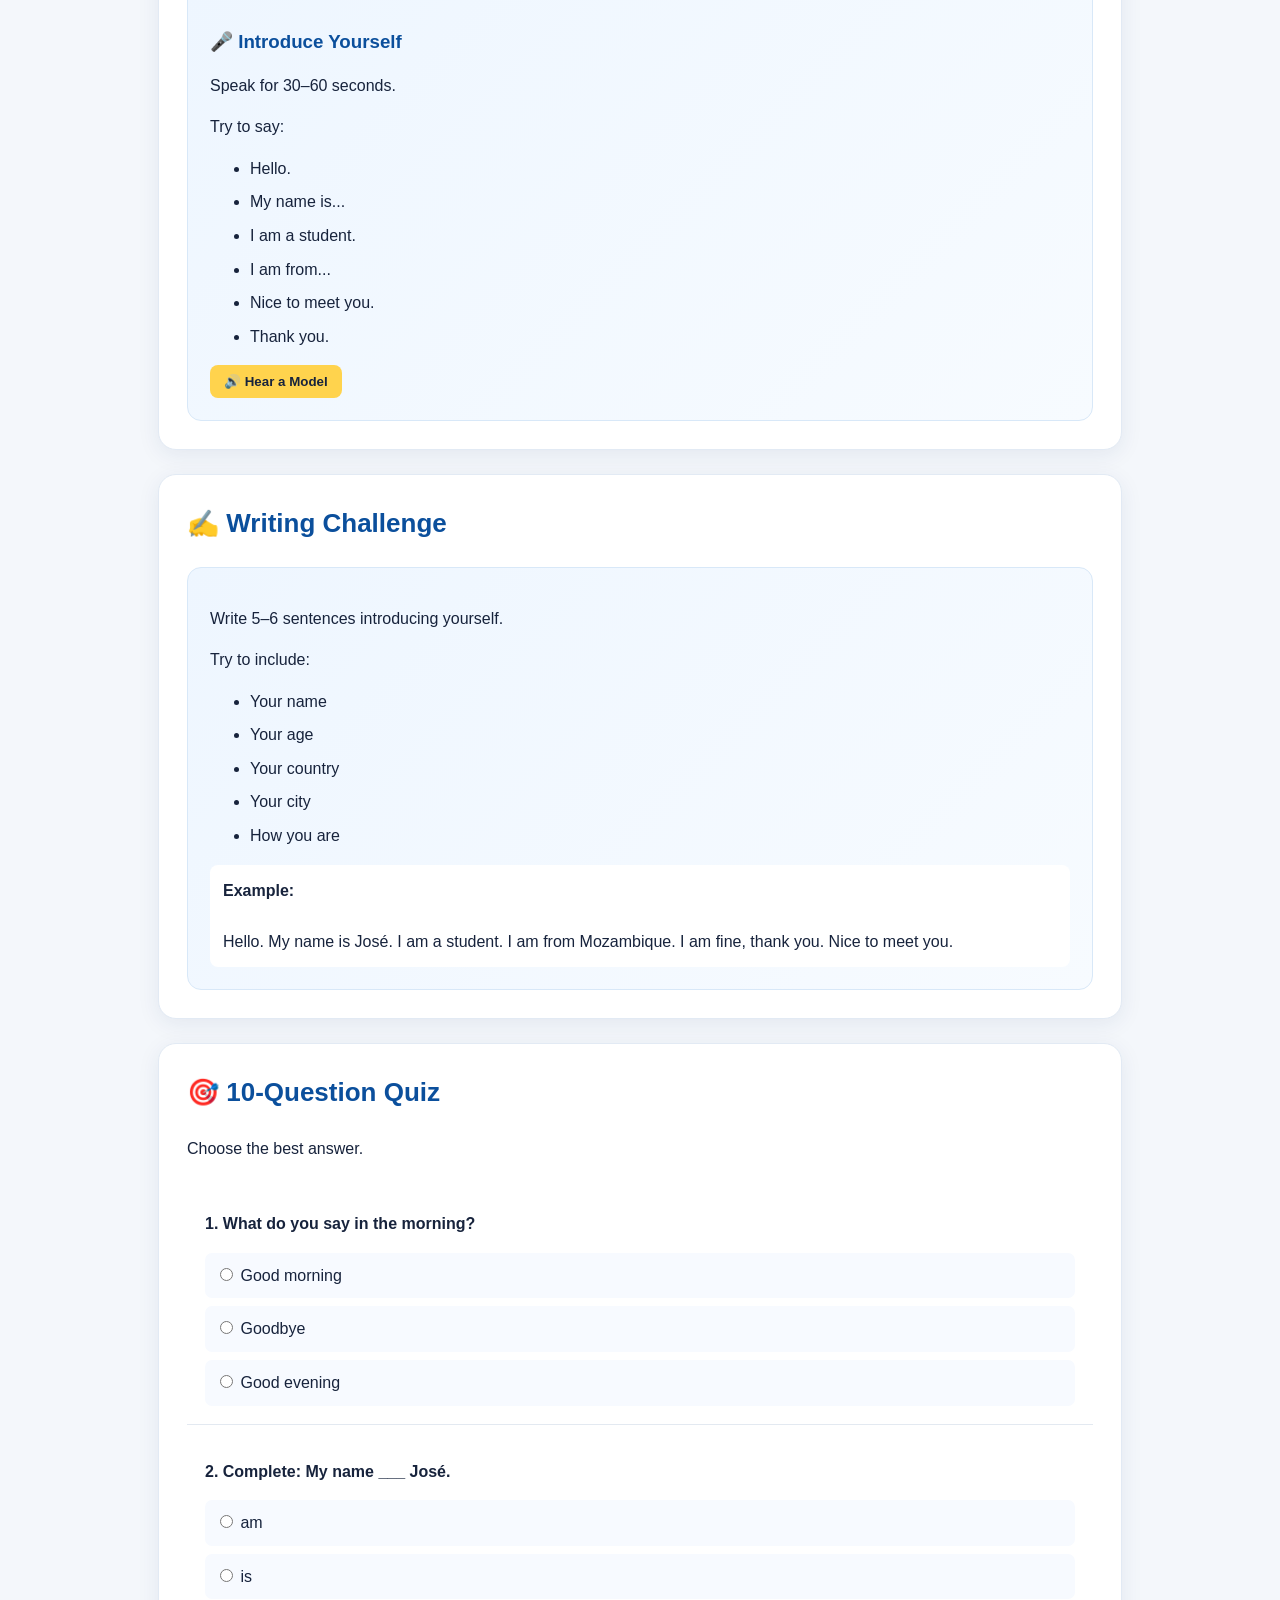
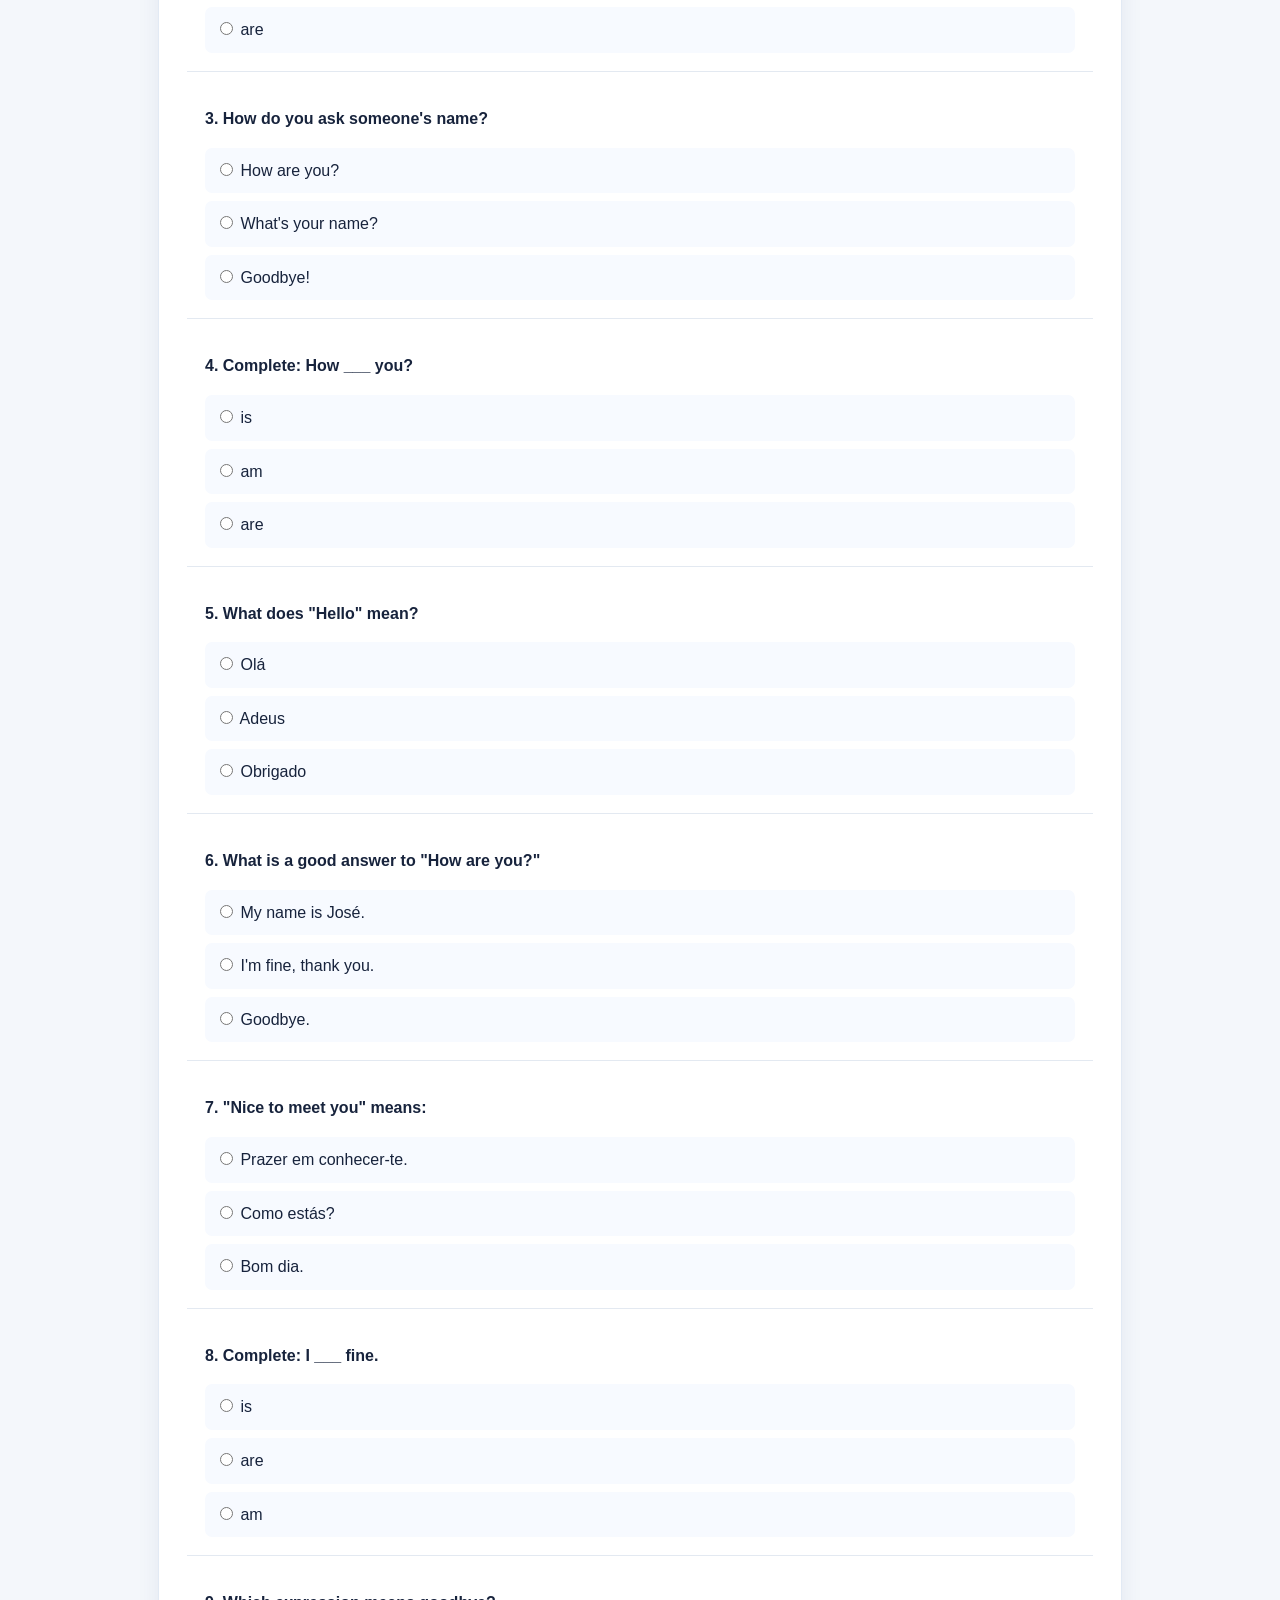
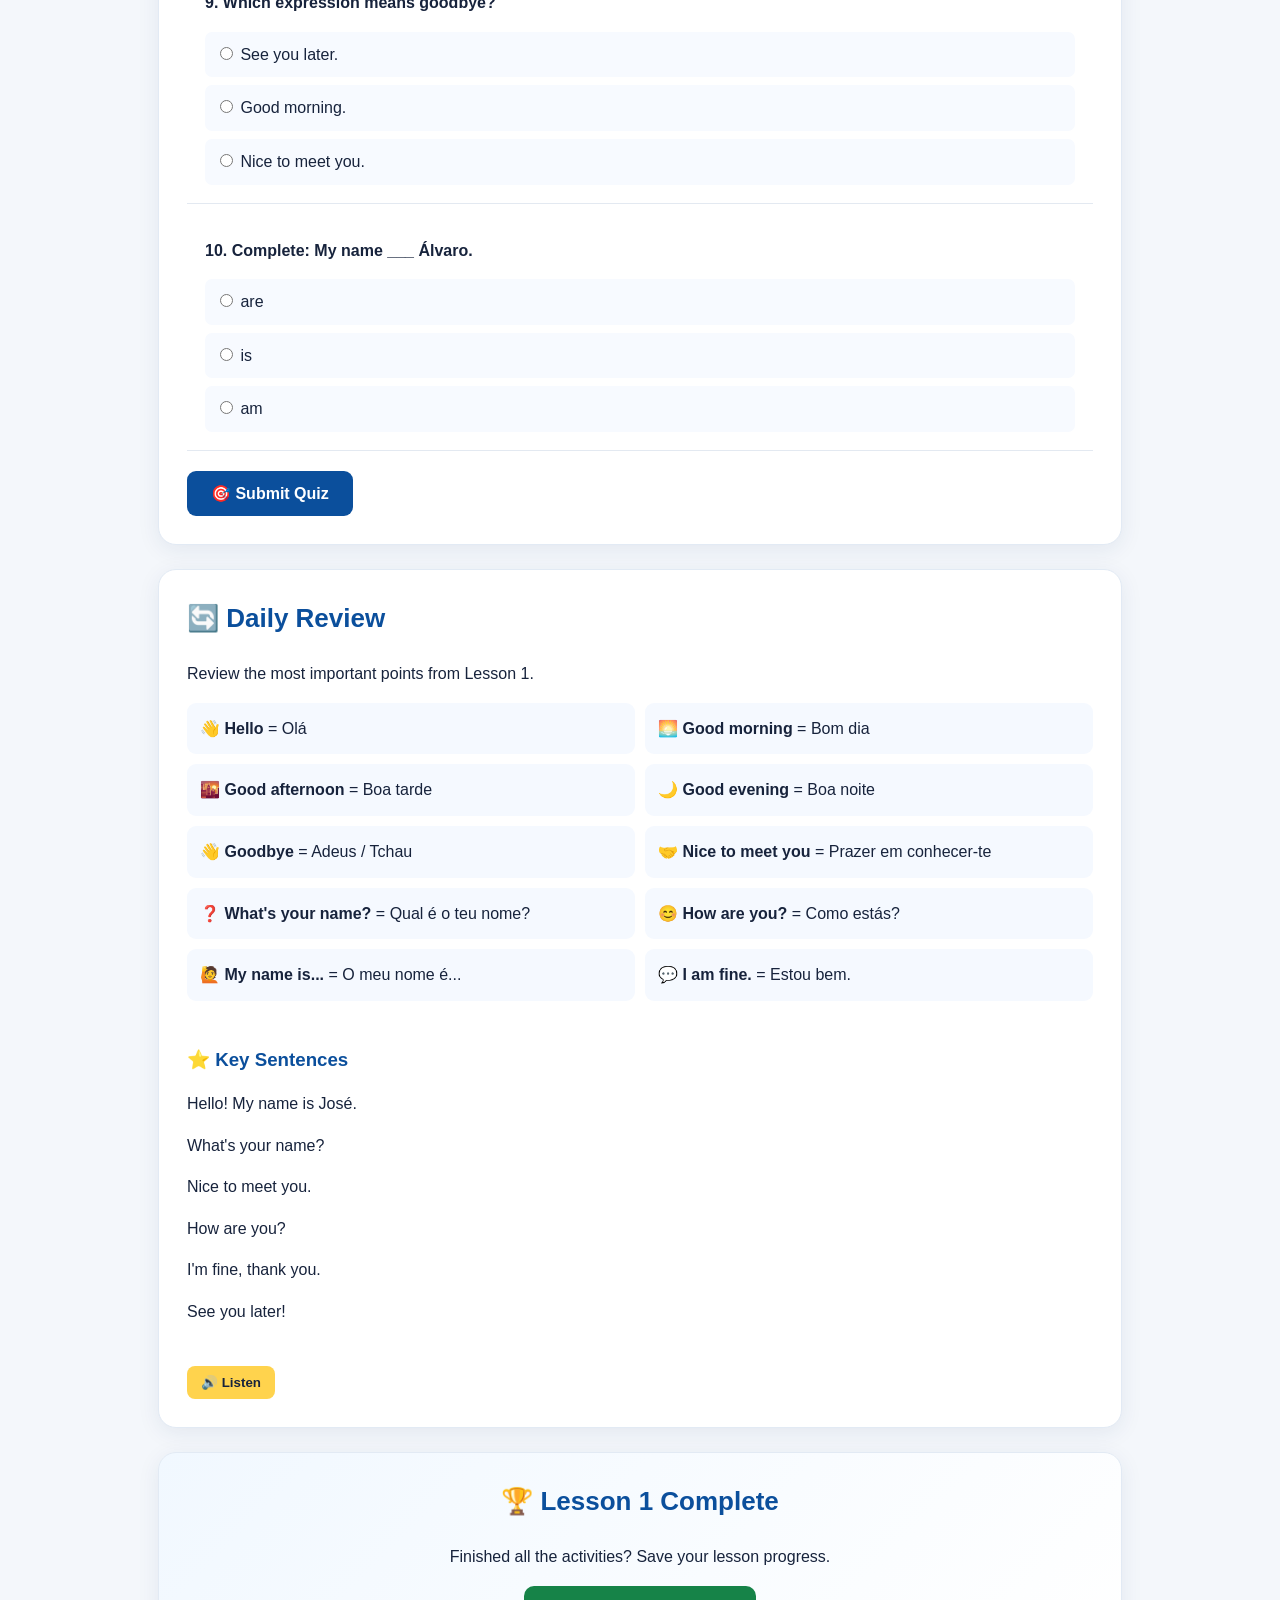
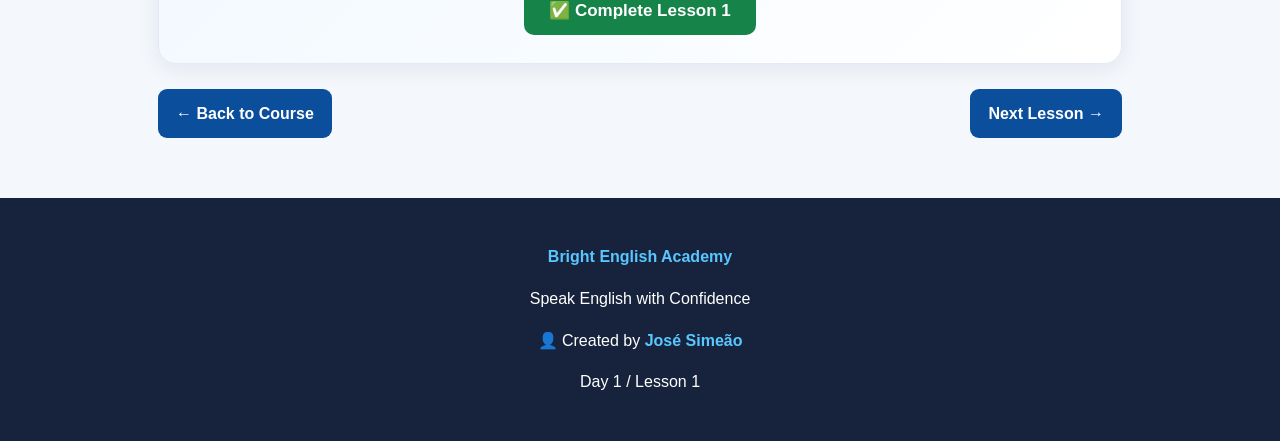
<file: lesson1.html>
<!DOCTYPE html>
<html lang="en">

<head>

<meta charset="UTF-8">

<meta name="viewport"
      content="width=device-width, initial-scale=1.0">

<meta name="description"
      content="Bright English Academy - Day 1 Lesson 1 - Greetings and Introductions">

<title>Lesson 1 — Greetings & Introductions | Bright English Academy</title>


<style>

*{
    box-sizing:border-box;
}

html{
    scroll-behavior:smooth;
}

body{

    margin:0;

    font-family:
    Arial,
    Helvetica,
    sans-serif;

    background:#f4f7fb;

    color:#17233c;

    line-height:1.6;

}


/* ==============================
   HEADER
============================== */

header{

    background:
    linear-gradient(
        135deg,
        #0b4f9c,
        #087fc1
    );

    color:white;

    padding:18px 20px;

    position:sticky;

    top:0;

    z-index:1000;

    box-shadow:
    0 3px 15px
    rgba(0,0,0,.15);

}


.header-container{

    max-width:1100px;

    margin:auto;

    display:flex;

    align-items:center;

    justify-content:space-between;

    gap:20px;

}


.logo{

    color:white;

    text-decoration:none;

    font-size:21px;

    font-weight:800;

}


nav{

    display:flex;

    gap:10px;

    flex-wrap:wrap;

}


nav a{

    color:white;

    text-decoration:none;

    padding:7px 10px;

    border-radius:6px;

    font-weight:bold;

}


nav a:hover{

    background:
    rgba(255,255,255,.15);

}


/* ==============================
   MAIN
============================== */

.container{

    max-width:1000px;

    margin:auto;

    padding:30px 18px 60px;

}


.card{

    background:white;

    padding:28px;

    border-radius:18px;

    margin-bottom:24px;

    box-shadow:
    0 5px 22px
    rgba(20,53,100,.08);

    border:1px solid #e2eaf4;

}


.hero{

    background:
    linear-gradient(
        135deg,
        #0b4f9c,
        #087fc1
    );

    color:white;

}


.hero h1{

    color:white;

    font-size:34px;

    margin-top:0;

}


.hero p{

    font-size:17px;

}


.day-badge{

    display:inline-block;

    background:#ffd34d;

    color:#17233c;

    padding:7px 13px;

    border-radius:20px;

    font-weight:bold;

    margin-bottom:12px;

}


/* ==============================
   PROGRESS
============================== */

.progress-area{

    margin-top:20px;

}


.progress-title{

    display:flex;

    justify-content:space-between;

    margin-bottom:7px;

    font-weight:bold;

}


.progress-bar{

    width:100%;

    height:12px;

    background:
    rgba(255,255,255,.3);

    border-radius:20px;

    overflow:hidden;

}


.progress-fill{

    width:0%;

    height:100%;

    background:#ffd34d;

    border-radius:20px;

    transition:.4s;

}


/* ==============================
   NAVIGATION LINKS
============================== */

.lesson-nav{

    display:flex;

    flex-wrap:wrap;

    gap:8px;

    margin-bottom:24px;

}


.lesson-nav a{

    background:#eaf3ff;

    color:#0b4f9c;

    text-decoration:none;

    padding:8px 12px;

    border-radius:7px;

    font-size:14px;

    font-weight:bold;

}


.lesson-nav a:hover{

    background:#d7eaff;

}


/* ==============================
   HEADINGS
============================== */

h2{

    color:#0b4f9c;

    font-size:26px;

    margin-top:0;

}


h3{

    color:#0b4f9c;

    margin-bottom:8px;

}


.section-icon{

    margin-right:7px;

}


/* ==============================
   OBJECTIVES
============================== */

.objective-grid{

    display:grid;

    grid-template-columns:
    repeat(2,1fr);

    gap:15px;

}


.objective{

    background:#f5f9ff;

    padding:18px;

    border-radius:12px;

    border-left:
    5px solid #0b4f9c;

}


.objective strong{

    display:block;

    color:#0b4f9c;

    margin-bottom:5px;

}


/* ==============================
   VOCABULARY
============================== */

.vocabulary-grid{

    display:grid;

    grid-template-columns:
    repeat(2,1fr);

    gap:15px;

}


.word-card{

    background:#f8fbff;

    border:1px solid #dfe8f3;

    padding:18px;

    border-radius:12px;

}


.word{

    font-size:20px;

    font-weight:bold;

    color:#0b4f9c;

}


.translation{

    color:#64748b;

    margin:5px 0 12px;

}


.listen-btn{

    border:none;

    background:#ffd34d;

    color:#17233c;

    padding:9px 14px;

    border-radius:8px;

    cursor:pointer;

    font-weight:bold;

}


.listen-btn:hover{

    background:#f2bf1f;

}


/* ==============================
   GRAMMAR
============================== */

.grammar-box{

    background:#f5f9ff;

    border-left:
    5px solid #0b4f9c;

    padding:20px;

    border-radius:10px;

    margin-bottom:18px;

}


.example{

    background:white;

    padding:13px;

    border-radius:8px;

    margin-top:12px;

}


.english{

    font-weight:bold;

    color:#0b4f9c;

}


/* ==============================
   CONVERSATION
============================== */

.dialogue{

    background:#f7f9fc;

    padding:20px;

    border-radius:14px;

}


.dialogue p{

    margin:10px 0;

}


.jose{

    color:#0b4f9c;

    font-weight:bold;

}


.student{

    color:#087f54;

    font-weight:bold;

}


/* ==============================
   EXERCISES
============================== */

.exercise{

    background:#f8fbff;

    border:1px solid #dfe8f3;

    padding:20px;

    border-radius:12px;

    margin-bottom:18px;

}


.options{

    display:flex;

    flex-wrap:wrap;

    gap:10px;

    margin-top:12px;

}


.options button{

    border:1px solid #cdd9e8;

    background:white;

    padding:10px 15px;

    border-radius:8px;

    cursor:pointer;

}


.options button:hover{

    background:#eaf3ff;

}


.answer{

    display:none;

    margin-top:12px;

    padding:10px;

    border-radius:8px;

    font-weight:bold;

}


.correct{

    background:#e8f7ee;

    color:#168348;

}


.wrong{

    background:#fff0f0;

    color:#c62828;

}


/* ==============================
   INTERACTIVE
============================== */

.activity{

    background:#fffaf0;

    border:
    1px solid #f2dfaa;

    padding:20px;

    border-radius:12px;

    margin-bottom:18px;

}


.activity button{

    border:none;

    background:#0b4f9c;

    color:white;

    padding:10px 17px;

    border-radius:8px;

    cursor:pointer;

    font-weight:bold;

}


.activity button:hover{

    background:#083b75;

}


/* ==============================
   CHALLENGE
============================== */

.challenge{

    background:
    linear-gradient(
        135deg,
        #eef6ff,
        #f7fbff
    );

    border:
    1px solid #d8e8f8;

    padding:22px;

    border-radius:14px;

}


.challenge li{

    margin-bottom:8px;

}


/* ==============================
   QUIZ
============================== */

.quiz-question{

    padding:18px;

    border-bottom:
    1px solid #e3e9f1;

}


.quiz-question:last-child{

    border-bottom:none;

}


.quiz-question p{

    font-weight:bold;

}


.quiz-options{

    display:flex;

    flex-direction:column;

    gap:8px;

}


.quiz-options label{

    background:#f7faff;

    padding:10px;

    border-radius:7px;

    cursor:pointer;

}


.quiz-options label:hover{

    background:#eaf3ff;

}


.quiz-submit{

    border:none;

    background:#0b4f9c;

    color:white;

    padding:13px 24px;

    border-radius:9px;

    font-size:16px;

    font-weight:bold;

    cursor:pointer;

    margin-top:20px;

}


.quiz-submit:hover{

    background:#083b75;

}


#quizResult{

    display:none;

    margin-top:20px;

    padding:18px;

    border-radius:12px;

    background:#eaf7ef;

    color:#147844;

    font-weight:bold;

    font-size:18px;

}


/* ==============================
   FINAL REVIEW
============================== */

.review-list{

    display:grid;

    grid-template-columns:
    repeat(2,1fr);

    gap:10px;

}


.review-item{

    background:#f5f9ff;

    padding:13px;

    border-radius:9px;

}


/* ==============================
   COMPLETE BUTTON
============================== */

.complete-box{

    text-align:center;

    background:
    linear-gradient(
        135deg,
        #f1f8ff,
        #ffffff
    );

}


.complete-btn{

    border:none;

    background:#168348;

    color:white;

    padding:14px 25px;

    border-radius:10px;

    font-size:17px;

    font-weight:bold;

    cursor:pointer;

}


.complete-btn:hover{

    background:#116b3b;

}


#completeMessage{

    display:none;

    margin-top:15px;

    color:#168348;

    font-weight:bold;

}


/* ==============================
   PREVIOUS / NEXT
============================== */

.page-navigation{

    display:flex;

    justify-content:space-between;

    gap:15px;

    margin-top:25px;

}


.page-navigation a{

    background:#0b4f9c;

    color:white;

    text-decoration:none;

    padding:12px 18px;

    border-radius:9px;

    font-weight:bold;

}


.page-navigation a:hover{

    background:#083b75;

}


/* ==============================
   FOOTER
============================== */

footer{

    background:#17233c;

    color:white;

    text-align:center;

    padding:30px 15px;

}


footer strong{

    color:#58c7ff;

}


/* ==============================
   MOBILE
============================== */

@media(max-width:700px){

    .header-container{

        flex-direction:column;

        align-items:flex-start;

    }


    .objective-grid,
    .vocabulary-grid,
    .review-list{

        grid-template-columns:1fr;

    }


    .hero h1{

        font-size:27px;

    }


    .card{

        padding:21px;

    }


    .page-navigation{

        flex-direction:column;

    }


    .page-navigation a{

        text-align:center;

    }

}

</style>

</head>


<body>


<!-- ==============================
     HEADER
============================== -->

<header>

<div class="header-container">

<a href="beginner1.html"
   class="logo">

📚 Bright English Academy

</a>


<nav>

<a href="index.html">
Home
</a>

<a href="beginner1.html">
Course
</a>

<a href="student-login.html">
Login
</a>

</nav>

</div>

</header>



<main class="container">


<!-- ==============================
     HERO
============================== -->

<section class="card hero">

<span class="day-badge">

📚 Day 1 / Lesson 1

</span>


<h1>

👋 Greetings & Introductions

</h1>


<p>

Learn how to greet people,
say goodbye and introduce yourself
in English.

</p>


<div class="progress-area">

<div class="progress-title">

<span>
Lesson Progress
</span>

<span id="progressText">
0%
</span>

</div>


<div class="progress-bar">

<div
id="progressFill"
class="progress-fill">

</div>

</div>

</div>

</section>



<!-- ==============================
     LESSON MENU
============================== -->

<section class="lesson-nav">

<a href="#objectives">
Objectives
</a>

<a href="#vocabulary">
Vocabulary
</a>

<a href="#grammar">
Grammar
</a>

<a href="#pronunciation">
Pronunciation
</a>

<a href="#conversation">
Conversation
</a>

<a href="#exercises">
Exercises
</a>

<a href="#activities">
Activities
</a>

<a href="#speaking">
Speaking
</a>

<a href="#writing">
Writing
</a>

<a href="#quiz">
Quiz
</a>

<a href="#review">
Review
</a>

</section>



<!-- ==============================
     OBJECTIVES
============================== -->

<section
id="objectives"
class="card">

<h2>
🎯 Lesson Objectives
</h2>


<p>
By the end of this lesson,
you will be able to:
</p>


<div class="objective-grid">


<div class="objective">

<strong>
👋 Greetings
</strong>

Say hello in different situations.

</div>


<div class="objective">

<strong>
👋 Saying Goodbye
</strong>

Say goodbye politely.

</div>


<div class="objective">

<strong>
🙋 Introduce Yourself
</strong>

Say your name and basic information.

</div>


<div class="objective">

<strong>
❓ Ask Someone's Name
</strong>

Ask and answer:
"What is your name?"

</div>


<div class="objective">

<strong>
😊 Ask How Someone Is
</strong>

Use:
"How are you?"

</div>


<div class="objective">

<strong>
💬 Basic Conversation
</strong>

Have a short introduction
conversation.

</div>


</div>

</section>



<!-- ==============================
     VOCABULARY
============================== -->

<section
id="vocabulary"
class="card">

<h2>
📚 Basic Greetings Vocabulary
</h2>


<div class="vocabulary-grid">


<div class="word-card">

<div class="word">
Hello
</div>

<div class="translation">
Olá
</div>

<button
class="listen-btn"
onclick="speak('Hello')">

🔊 Listen

</button>

</div>



<div class="word-card">

<div class="word">
Hi
</div>

<div class="translation">
Oi / Olá
</div>

<button
class="listen-btn"
onclick="speak('Hi')">

🔊 Listen

</button>

</div>



<div class="word-card">

<div class="word">
Good morning
</div>

<div class="translation">
Bom dia
</div>

<button
class="listen-btn"
onclick="speak('Good morning')">

🔊 Listen

</button>

</div>



<div class="word-card">

<div class="word">
Good afternoon
</div>

<div class="translation">
Boa tarde
</div>

<button
class="listen-btn"
onclick="speak('Good afternoon')">

🔊 Listen

</button>

</div>



<div class="word-card">

<div class="word">
Good evening
</div>

<div class="translation">
Boa noite / Boa tarde-noite
</div>

<button
class="listen-btn"
onclick="speak('Good evening')">

🔊 Listen

</button>

</div>



<div class="word-card">

<div class="word">
Goodbye
</div>

<div class="translation">
Adeus / Tchau
</div>

<button
class="listen-btn"
onclick="speak('Goodbye')">

🔊 Listen

</button>

</div>



<div class="word-card">

<div class="word">
See you later
</div>

<div class="translation">
Até logo
</div>

<button
class="listen-btn"
onclick="speak('See you later')">

🔊 Listen

</button>

</div>



<div class="word-card">

<div class="word">
Nice to meet you
</div>

<div class="translation">
Prazer em conhecer-te
</div>

<button
class="listen-btn"
onclick="speak('Nice to meet you')">

🔊 Listen

</button>

</div>



<div class="word-card">

<div class="word">
How are you?
</div>

<div class="translation">
Como estás?
</div>

<button
class="listen-btn"
onclick="speak('How are you?')">

🔊 Listen

</button>

</div>



<div class="word-card">

<div class="word">
I am fine.
</div>

<div class="translation">
Estou bem.
</div>

<button
class="listen-btn"
onclick="speak('I am fine')">

🔊 Listen

</button>

</div>



<div class="word-card">

<div class="word">
Thank you.
</div>

<div class="translation">
Obrigado / Obrigada.
</div>

<button
class="listen-btn"
onclick="speak('Thank you')">

🔊 Listen

</button>

</div>



<div class="word-card">

<div class="word">
My name is...
</div>

<div class="translation">
O meu nome é...
</div>

<button
class="listen-btn"
onclick="speak('My name is')">

🔊 Listen

</button>

</div>


</div>

</section>



<!-- ==============================
     GRAMMAR
============================== -->

<section
id="grammar"
class="card">

<h2>
📚 Grammar — Introducing Yourself
</h2>


<div class="grammar-box">

<h3>
1️⃣ My name is...
</h3>

<p>

Use <strong>My name is</strong>
to tell someone your name.

</p>


<div class="example">

<span class="english">
My name is José.
</span>

<br>

O meu nome é José.

<br><br>

<button
class="listen-btn"
onclick="speak('My name is José')">

🔊 Listen

</button>

</div>

</div>



<div class="grammar-box">

<h3>
2️⃣ I am...
</h3>

<p>

Use <strong>I am</strong>
to give basic information
about yourself.

</p>


<div class="example">

<span class="english">
I am a student.
</span>

<br>

Eu sou estudante.

<br><br>

<button
class="listen-btn"
onclick="speak('I am a student')">

🔊 Listen

</button>

</div>

</div>



<div class="grammar-box">

<h3>
3️⃣ What's your name?
</h3>

<p>

Use this question to ask
someone's name.

</p>


<div class="example">

<span class="english">
What's your name?
</span>

<br>

Qual é o teu nome?

<br><br>

<button
class="listen-btn"
onclick="speak('What is your name?')">

🔊 Listen

</button>

</div>

</div>



<div class="grammar-box">

<h3>
4️⃣ How are you?
</h3>

<p>

Use this question to ask
about someone's condition.

</p>


<div class="example">

<span class="english">
How are you?
</span>

<br>

Como estás?

<br><br>

<button
class="listen-btn"
onclick="speak('How are you?')">

🔊 Listen

</button>

</div>

</div>



<div class="grammar-box">

<h3>
5️⃣ Short Answers
</h3>

<div class="example">

<span class="english">
I am fine, thank you.
</span>

<br>

Estou bem, obrigado.

<br><br>

<span class="english">
I'm good.
</span>

<br>

Estou bem.

<br><br>

<span class="english">
I'm great!
</span>

<br>

Estou ótimo!

</div>

</div>


</section>



<!-- ==============================
     PRONUNCIATION
============================== -->

<section
id="pronunciation"
class="card">

<h2>
🔊 Pronunciation Practice
</h2>


<p>
Listen and repeat each sentence.
</p>


<div class="example">

<strong>
Hello! My name is José.
</strong>

<br><br>

<button
class="listen-btn"
onclick="speak('Hello! My name is José.')">

🔊 Listen

</button>

</div>


<div class="example">

<strong>
Nice to meet you.

</strong>

<br><br>

<button
class="listen-btn"
onclick="speak('Nice to meet you.')">

🔊 Listen

</button>

</div>


<div class="example">

<strong>
How are you today?

</strong>

<br><br>

<button
class="listen-btn"
onclick="speak('How are you today?')">

🔊 Listen

</button>

</div>


<div class="example">

<strong>
I am fine, thank you.

</strong>

<br><br>

<button
class="listen-btn"
onclick="speak('I am fine, thank you.')">

🔊 Listen

</button>

</div>


<div class="example">

<strong>
See you later!

</strong>

<br><br>

<button
class="listen-btn"
onclick="speak('See you later!')">

🔊 Listen

</button>

</div>


</section>



<!-- ==============================
     CONVERSATION
============================== -->

<section
id="conversation"
class="card">

<h2>
💬 Real-life Conversation
</h2>


<p>
José and Álvaro are meeting for
the first time.
</p>


<div class="dialogue">


<p>

<span class="jose">
José:
</span>

Hello! Good morning.

</p>


<p>

<span class="student">
Álvaro:
</span>

Good morning!

</p>


<p>

<span class="jose">
José:
</span>

What's your name?

</p>


<p>

<span class="student">
Álvaro:
</span>

My name is Álvaro. What's your name?

</p>


<p>

<span class="jose">
José:
</span>

My name is José. Nice to meet you.

</p>


<p>

<span class="student">
Álvaro:
</span>

Nice to meet you too.

</p>


<p>

<span class="jose">
José:
</span>

How are you?

</p>


<p>

<span class="student">
Álvaro:
</span>

I'm fine, thank you. How are you?

</p>


<p>

<span class="jose">
José:
</span>

I'm great, thank you!

</p>


<p>

<span class="student">
Álvaro:
</span>

See you later!

</p>


<p>

<span class="jose">
José:
</span>

See you!

</p>


</div>


<br>


<button
class="listen-btn"
onclick="speakConversation()">

🔊 Listen to Conversation

</button>


</section>



<!-- ==============================
     EXERCISES
============================== -->

<section
id="exercises"
class="card">

<h2>
✏️ Exercises
</h2>


<!-- EXERCISE 1 -->

<div class="exercise">

<strong>
1. Choose the correct greeting:
</strong>

<p>
It is 8:00 in the morning.
</p>


<div class="options">

<button onclick="checkAnswer(
this,
true,
'answer1'
)">
Good morning
</button>


<button onclick="checkAnswer(
this,
false,
'answer1'
)">
Good evening
</button>


<button onclick="checkAnswer(
this,
false,
'answer1'
)">
Goodbye
</button>

</div>


<div
id="answer1"
class="answer">

</div>

</div>



<!-- EXERCISE 2 -->

<div class="exercise">

<strong>
2. Complete the sentence:
</strong>

<p>
My name ___ José.
</p>


<div class="options">

<button onclick="checkAnswer(
this,
true,
'answer2'
)">
is
</button>


<button onclick="checkAnswer(
this,
false,
'answer2'
)">
are
</button>


<button onclick="checkAnswer(
this,
false,
'answer2'
)">
am
</button>

</div>


<div
id="answer2"
class="answer">

</div>

</div>



<!-- EXERCISE 3 -->

<div class="exercise">

<strong>
3. Choose the correct question:
</strong>

<p>
You want to ask someone's name.
</p>


<div class="options">

<button onclick="checkAnswer(
this,
true,
'answer3'
)">
What's your name?
</button>


<button onclick="checkAnswer(
this,
false,
'answer3'
)">
How old are you?
</button>


<button onclick="checkAnswer(
this,
false,
'answer3'
)">
Where is the school?
</button>

</div>


<div
id="answer3"
class="answer">

</div>

</div>



<!-- EXERCISE 4 -->

<div class="exercise">

<strong>
4. Complete:
</strong>

<p>
How ___ you?
</p>


<div class="options">

<button onclick="checkAnswer(
this,
true,
'answer4'
)">
are
</button>


<button onclick="checkAnswer(
this,
false,
'answer4'
)">
is
</button>


<button onclick="checkAnswer(
this,
false,
'answer4'
)">
am
</button>

</div>


<div
id="answer4"
class="answer">

</div>

</div>



<!-- EXERCISE 5 -->

<div class="exercise">

<strong>
5. Choose the correct goodbye:
</strong>


<div class="options">

<button onclick="checkAnswer(
this,
true,
'answer5'
)">
See you later
</button>


<button onclick="checkAnswer(
this,
false,
'answer5'
)">
Good morning
</button>


<button onclick="checkAnswer(
this,
false,
'answer5'
)">
Nice to meet you
</button>

</div>


<div
id="answer5"
class="answer">

</div>

</div>



<!-- EXERCISE 6 -->

<div class="exercise">

<strong>
6. Translate:
</strong>

<p>
"Prazer em conhecer-te."
</p>


<div class="options">

<button onclick="checkAnswer(
this,
true,
'answer6'
)">
Nice to meet you
</button>


<button onclick="checkAnswer(
this,
false,
'answer6'
)">
Goodbye
</button>


<button onclick="checkAnswer(
this,
false,
'answer6'
)">
How are you?
</button>

</div>


<div
id="answer6"
class="answer">

</div>

</div>



<!-- EXERCISE 7 -->

<div class="exercise">

<strong>
7. Complete:
</strong>

<p>
I ___ fine.
</p>


<div class="options">

<button onclick="checkAnswer(
this,
true,
'answer7'
)">
am
</button>


<button onclick="checkAnswer(
this,
false,
'answer7'
)">
is
</button>


<button onclick="checkAnswer(
this,
false,
'answer7'
)">
are
</button>

</div>


<div
id="answer7"
class="answer">

</div>

</div>



<!-- EXERCISE 8 -->

<div class="exercise">

<strong>
8. Choose the correct response:
</strong>

<p>
How are you?
</p>


<div class="options">

<button onclick="checkAnswer(
this,
true,
'answer8'
)">
I'm fine, thank you.
</button>


<button onclick="checkAnswer(
this,
false,
'answer8'
)">
My name is José.
</button>


<button onclick="checkAnswer(
this,
false,
'answer8'
)">
Goodbye.
</button>

</div>


<div
id="answer8"
class="answer">

</div>

</div>


</section>



<!-- ==============================
     ACTIVITIES
============================== -->

<section
id="activities"
class="card">

<h2>
🧩 Interactive Activities
</h2>


<div class="activity">

<h3>
Activity 1
</h3>

<p>
Someone says:
"Hello! Nice to meet you."
</p>

<p>
What is the best response?
</p>


<button onclick="activityAnswer(
'Great! Nice to meet you too.'
)">

Choose Answer

</button>


</div>



<div class="activity">

<h3>
Activity 2
</h3>

<p>
Build the sentence:
</p>

<p>
<strong>
name / My / is / José
</strong>
</p>


<button onclick="activityAnswer(
'Correct sentence: My name is José.'
)">

Check

</button>

</div>



<div class="activity">

<h3>
Activity 3
</h3>

<p>
Build the question:
</p>

<p>
<strong>
your / What / name / is?
</strong>
</p>


<button onclick="activityAnswer(
'Correct question: What is your name?'
)">

Check

</button>

</div>



<div class="activity">

<h3>
Activity 4
</h3>

<p>
Someone asks:
"How are you?"
</p>


<button onclick="activityAnswer(
'A good answer is: I am fine, thank you.'
)">

Check

</button>

</div>



</section>



<!-- ==============================
     SPEAKING
============================== -->

<section
id="speaking"
class="card">

<h2>
🗣️ Speaking Challenge
</h2>


<div class="challenge">

<h3>
🎤 Introduce Yourself
</h3>


<p>
Speak for 30–60 seconds.
</p>


<p>
Try to say:
</p>


<ul>

<li>Hello.</li>

<li>My name is...</li>

<li>I am a student.</li>

<li>I am from...</li>

<li>Nice to meet you.</li>

<li>Thank you.</li>

</ul>


<button
class="listen-btn"
onclick="speak(
'Hello. My name is José. I am a student. I am from Mozambique. Nice to meet you. Thank you.'
)">

🔊 Hear a Model

</button>


</div>

</section>



<!-- ==============================
     WRITING
============================== -->

<section
id="writing"
class="card">

<h2>
✍️ Writing Challenge
</h2>


<div class="challenge">

<p>
Write 5–6 sentences introducing yourself.
</p>


<p>
Try to include:
</p>


<ul>

<li>Your name</li>

<li>Your age</li>

<li>Your country</li>

<li>Your city</li>

<li>How you are</li>

</ul>


<div class="example">

<strong>
Example:
</strong>

<br><br>

Hello.

My name is José.

I am a student.

I am from Mozambique.

I am fine, thank you.

Nice to meet you.

</div>


</div>

</section>



<!-- ==============================
     QUIZ
============================== -->

<section
id="quiz"
class="card">

<h2>
🎯 10-Question Quiz
</h2>


<p>
Choose the best answer.
</p>


<form id="quizForm">


<!-- Q1 -->

<div class="quiz-question">

<p>
1. What do you say in the morning?
</p>


<div class="quiz-options">

<label>
<input
type="radio"
name="q1"
value="a">

Good morning

</label>


<label>
<input
type="radio"
name="q1"
value="b">

Goodbye

</label>


<label>
<input
type="radio"
name="q1"
value="c">

Good evening

</label>

</div>

</div>



<!-- Q2 -->

<div class="quiz-question">

<p>
2. Complete: My name ___ José.
</p>


<div class="quiz-options">

<label>
<input
type="radio"
name="q2"
value="a">

am

</label>


<label>
<input
type="radio"
name="q2"
value="b">

is

</label>


<label>
<input
type="radio"
name="q2"
value="c">

are

</label>

</div>

</div>



<!-- Q3 -->

<div class="quiz-question">

<p>
3. How do you ask someone's name?
</p>


<div class="quiz-options">

<label>
<input
type="radio"
name="q3"
value="a">

How are you?

</label>


<label>
<input
type="radio"
name="q3"
value="b">

What's your name?

</label>


<label>
<input
type="radio"
name="q3"
value="c">

Goodbye!

</label>

</div>

</div>



<!-- Q4 -->

<div class="quiz-question">

<p>
4. Complete: How ___ you?
</p>


<div class="quiz-options">

<label>
<input
type="radio"
name="q4"
value="a">

is

</label>


<label>
<input
type="radio"
name="q4"
value="b">

am

</label>


<label>
<input
type="radio"
name="q4"
value="c">

are

</label>

</div>

</div>



<!-- Q5 -->

<div class="quiz-question">

<p>
5. What does "Hello" mean?
</p>


<div class="quiz-options">

<label>
<input
type="radio"
name="q5"
value="a">

Olá

</label>


<label>
<input
type="radio"
name="q5"
value="b">

Adeus

</label>


<label>
<input
type="radio"
name="q5"
value="c">

Obrigado

</label>

</div>

</div>



<!-- Q6 -->

<div class="quiz-question">

<p>
6. What is a good answer to
"How are you?"
</p>


<div class="quiz-options">

<label>
<input
type="radio"
name="q6"
value="a">

My name is José.

</label>


<label>
<input
type="radio"
name="q6"
value="b">

I'm fine, thank you.

</label>


<label>
<input
type="radio"
name="q6"
value="c">

Goodbye.

</label>

</div>

</div>



<!-- Q7 -->

<div class="quiz-question">

<p>
7. "Nice to meet you" means:
</p>


<div class="quiz-options">

<label>
<input
type="radio"
name="q7"
value="a">

Prazer em conhecer-te.

</label>


<label>
<input
type="radio"
name="q7"
value="b">

Como estás?

</label>


<label>
<input
type="radio"
name="q7"
value="c">

Bom dia.

</label>

</div>

</div>



<!-- Q8 -->

<div class="quiz-question">

<p>
8. Complete: I ___ fine.
</p>


<div class="quiz-options">

<label>
<input
type="radio"
name="q8"
value="a">

is

</label>


<label>
<input
type="radio"
name="q8"
value="b">

are

</label>


<label>
<input
type="radio"
name="q8"
value="c">

am

</label>

</div>

</div>



<!-- Q9 -->

<div class="quiz-question">

<p>
9. Which expression means goodbye?
</p>


<div class="quiz-options">

<label>
<input
type="radio"
name="q9"
value="a">

See you later.

</label>


<label>
<input
type="radio"
name="q9"
value="b">

Good morning.

</label>


<label>
<input
type="radio"
name="q9"
value="c">

Nice to meet you.

</label>

</div>

</div>



<!-- Q10 -->

<div class="quiz-question">

<p>
10. Complete:
My name ___ Álvaro.
</p>


<div class="quiz-options">

<label>
<input
type="radio"
name="q10"
value="a">

are

</label>


<label>
<input
type="radio"
name="q10"
value="b">

is

</label>


<label>
<input
type="radio"
name="q10"
value="c">

am

</label>

</div>

</div>



<button
type="button"
class="quiz-submit"
onclick="submitQuiz()">

🎯 Submit Quiz

</button>


</form>


<div id="quizResult">
</div>


</section>



<!-- ==============================
     DAILY REVIEW
============================== -->

<section
id="review"
class="card">

<h2>
🔄 Daily Review
</h2>


<p>
Review the most important points
from Lesson 1.
</p>


<div class="review-list">


<div class="review-item">
👋 <strong>Hello</strong> = Olá
</div>


<div class="review-item">
🌅 <strong>Good morning</strong> = Bom dia
</div>


<div class="review-item">
🌇 <strong>Good afternoon</strong> = Boa tarde
</div>


<div class="review-item">
🌙 <strong>Good evening</strong> = Boa noite
</div>


<div class="review-item">
👋 <strong>Goodbye</strong> = Adeus / Tchau
</div>


<div class="review-item">
🤝 <strong>Nice to meet you</strong> = Prazer em conhecer-te
</div>


<div class="review-item">
❓ <strong>What's your name?</strong> = Qual é o teu nome?
</div>


<div class="review-item">
😊 <strong>How are you?</strong> = Como estás?
</div>


<div class="review-item">
🙋 <strong>My name is...</strong> = O meu nome é...
</div>


<div class="review-item">
💬 <strong>I am fine.</strong> = Estou bem.
</div>


</div>


<br>


<h3>
⭐ Key Sentences
</h3>


<p>
Hello! My name is José.
</p>


<p>
What's your name?
</p>


<p>
Nice to meet you.
</p>


<p>
How are you?
</p>


<p>
I'm fine, thank you.
</p>


<p>
See you later!
</p>


<br>


<button
class="listen-btn"
onclick="speak(
'Hello! My name is José. What is your name? Nice to meet you. How are you? I am fine, thank you. See you later!'
)">

🔊 Listen

</button>


</section>



<!-- ==============================
     COMPLETE LESSON
============================== -->

<section class="card complete-box">


<h2>
🏆 Lesson 1 Complete
</h2>


<p>
Finished all the activities?
Save your lesson progress.
</p>


<button
class="complete-btn"
onclick="completeLesson()">

✅ Complete Lesson 1

</button>


<div id="completeMessage">

🎉 Lesson 1 completed successfully!

</div>


</section>



<!-- ==============================
     PAGE NAVIGATION
============================== -->

<div class="page-navigation">


<a href="beginner1.html">

← Back to Course

</a>


<a href="lesson2.html">

Next Lesson →
    
</a>


</div>


</main>



<!-- ==============================
     FOOTER
============================== -->

<footer>

<p>

<strong>
Bright English Academy
</strong>

</p>


<p>
Speak English with Confidence
</p>


<p>
👤 Created by
<strong>
José Simeão
</strong>
</p>


<p>
Day 1 / Lesson 1
</p>

</footer>



<script>

/* =================================
   AUDIO SYSTEM
================================= */

function speak(text){

    if(
        !("speechSynthesis" in window)
    ){

        alert(
            "Audio is not supported by this browser."
        );

        return;

    }


    window.speechSynthesis.cancel();


    const speech =
        new SpeechSynthesisUtterance(
            text
        );


    speech.lang =
        "en-US";


    speech.rate =
        0.88;


    speech.pitch =
        1;


    window.speechSynthesis.speak(
        speech
    );

}


/* =================================
   CONVERSATION AUDIO
================================= */

function speakConversation(){

    speak(

        "José: Hello! Good morning. " +

        "Álvaro: Good morning! " +

        "José: What is your name? " +

        "Álvaro: My name is Álvaro. What is your name? " +

        "José: My name is José. Nice to meet you. " +

        "Álvaro: Nice to meet you too. " +

        "José: How are you? " +

        "Álvaro: I'm fine, thank you. How are you? " +

        "José: I'm great, thank you! " +

        "Álvaro: See you later! " +

        "José: See you!"

    );

}


/* =================================
   EXERCISE SYSTEM
================================= */

function checkAnswer(
    button,
    correct,
    answerId
){

    const answer =
        document.getElementById(
            answerId
        );


    answer.style.display =
        "block";


    if(correct){

        answer.className =
            "answer correct";

        answer.textContent =
            "✅ Correct! Well done.";

    }
    else{

        answer.className =
            "answer wrong";

        answer.textContent =
            "❌ Try again.";

    }

}


/* =================================
   ACTIVITIES
================================= */

function activityAnswer(
    message
){

    alert(
        "💡 " + message
    );

}


/* =================================
   QUIZ
================================= */

function submitQuiz(){

    const answers = {

        q1:"a",

        q2:"b",

        q3:"b",

        q4:"c",

        q5:"a",

        q6:"b",

        q7:"a",

        q8:"c",

        q9:"a",

        q10:"b"

    };


    let score = 0;


    for(
        let question in answers
    ){

        const selected =
            document.querySelector(
                'input[name="' +
                question +
                '"]:checked'
            );


        if(
            selected &&
            selected.value ===
            answers[question]
        ){

            score++;

        }

    }


    const percentage =
        score * 10;


    const result =
        document.getElementById(
            "quizResult"
        );


    result.style.display =
        "block";


    result.innerHTML =

        "🎯 Your Score: " +

        score +

        "/10 (" +

        percentage +

        "%)<br><br>" +

        (
            percentage >= 70

            ?

            "🏆 Excellent! Keep learning!"

            :

            "📚 Keep practicing and try again!"
        );


    /* Save quiz score */

    localStorage.setItem(
        "lesson1Score",
        percentage
    );


}


/* =================================
   COMPLETE LESSON
================================= */

function completeLesson(){

    const message =
        document.getElementById(
            "completeMessage"
        );


    message.style.display =
        "block";


    /* Save local progress */

    let completed =
        JSON.parse(
            localStorage.getItem(
                "completedLessons"
            )
        ) || [];


    if(
        !completed.includes(1)
    ){

        completed.push(1);

    }


    localStorage.setItem(
        "completedLessons",
        JSON.stringify(completed)
    );


    updateProgress();


}


/* =================================
   UPDATE PROGRESS
================================= */

function updateProgress(){

    const completed =
        JSON.parse(
            localStorage.getItem(
                "completedLessons"
            )
        ) || [];


    const isComplete =
        completed.includes(1);


    const percentage =
        isComplete
        ? 100
        : 0;


    document.getElementById(
        "progressFill"
    ).style.width =
        percentage + "%";


    document.getElementById(
        "progressText"
    ).textContent =
        percentage + "%";

}


/* =================================
   PAGE LOAD
================================= */

updateProgress();


/* =================================
   STOP AUDIO WHEN LEAVING
================================= */

window.addEventListener(
    "beforeunload",
    function(){

        window.speechSynthesis.cancel();

    }
);

</script>


</body>

</html>
</file>
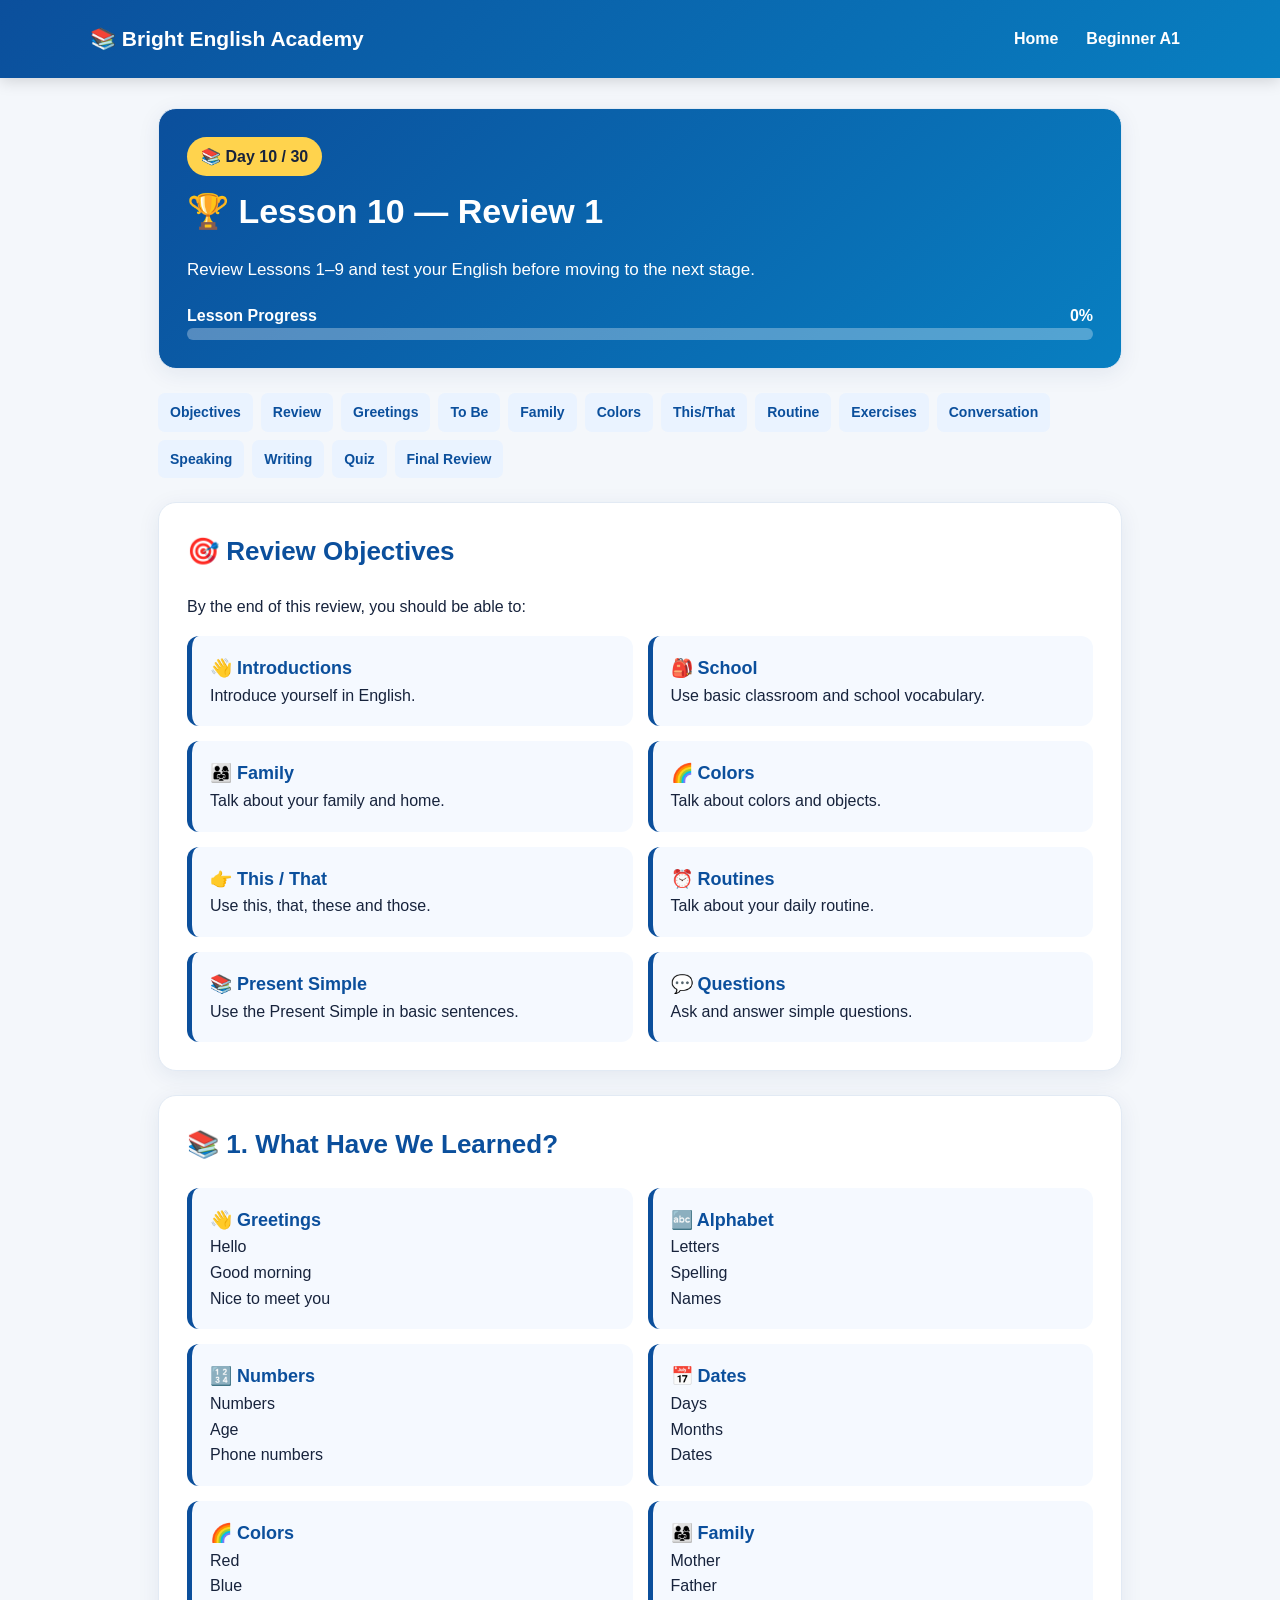
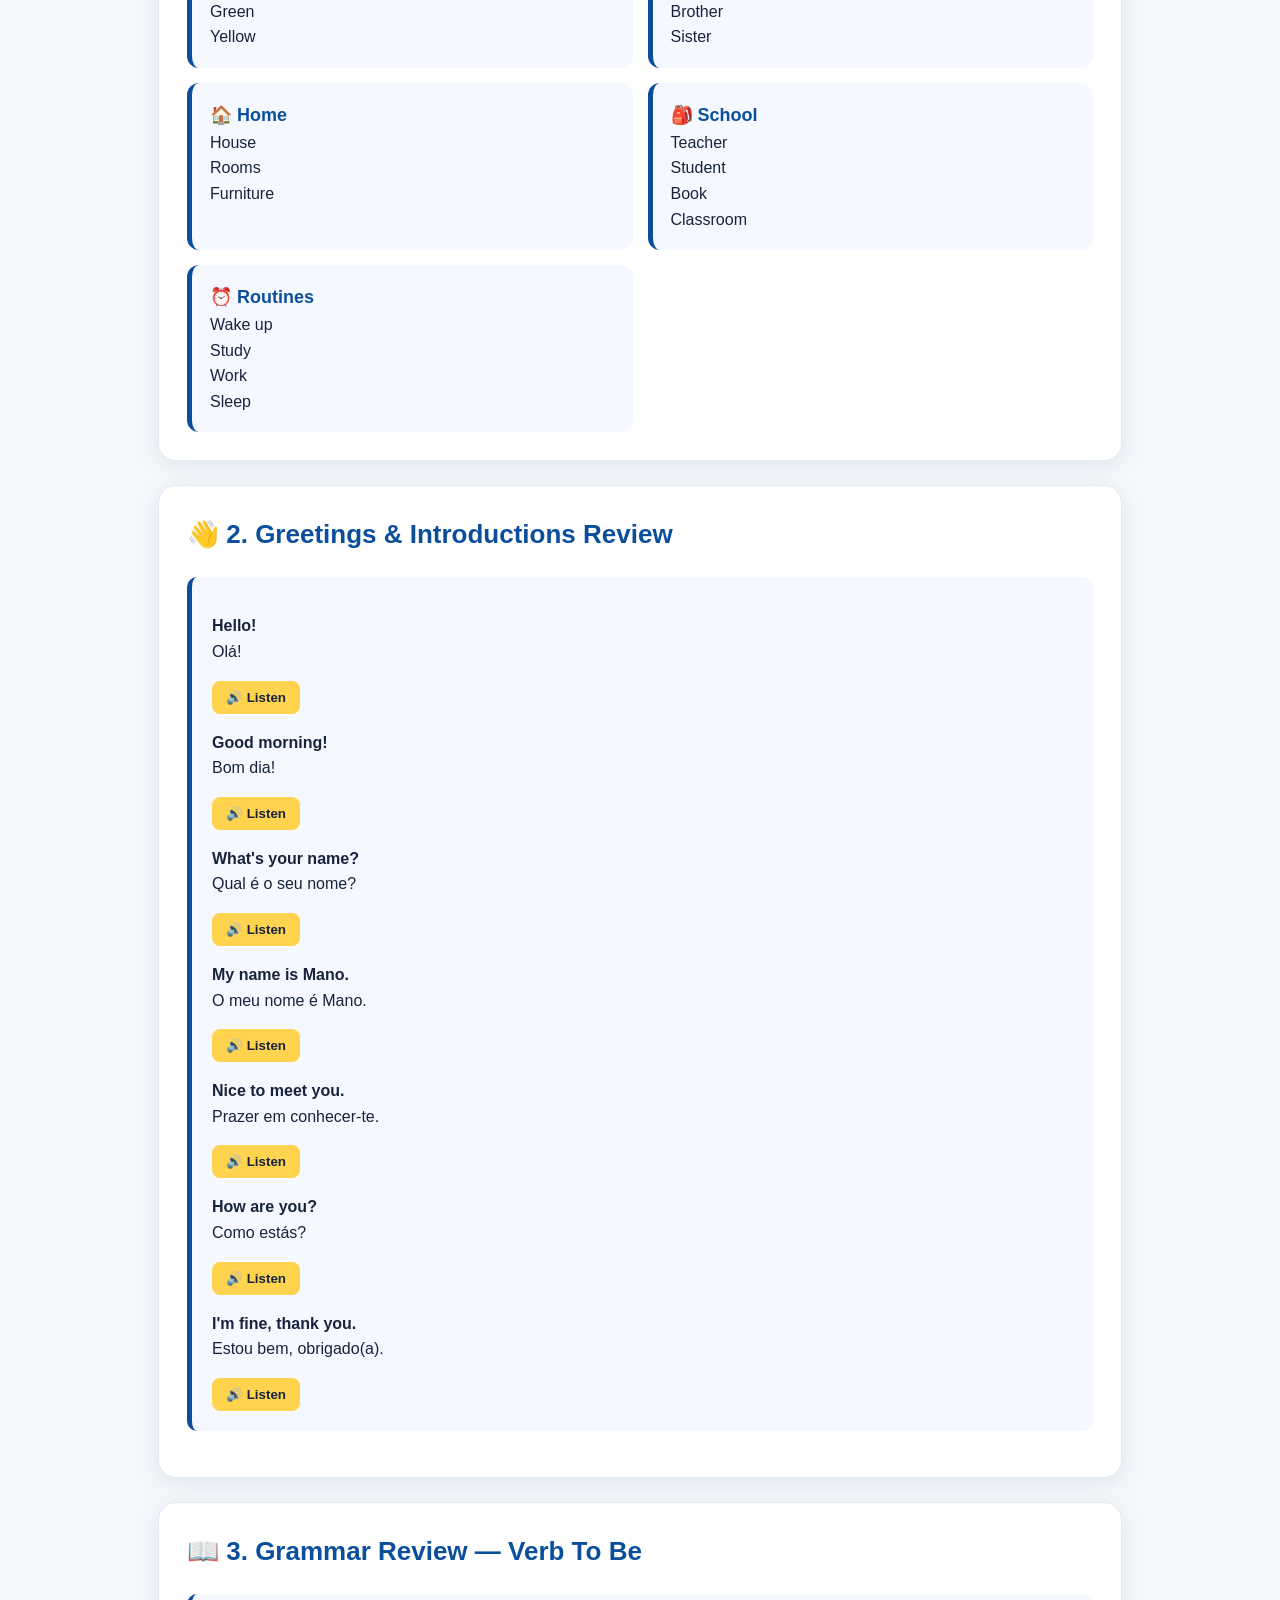
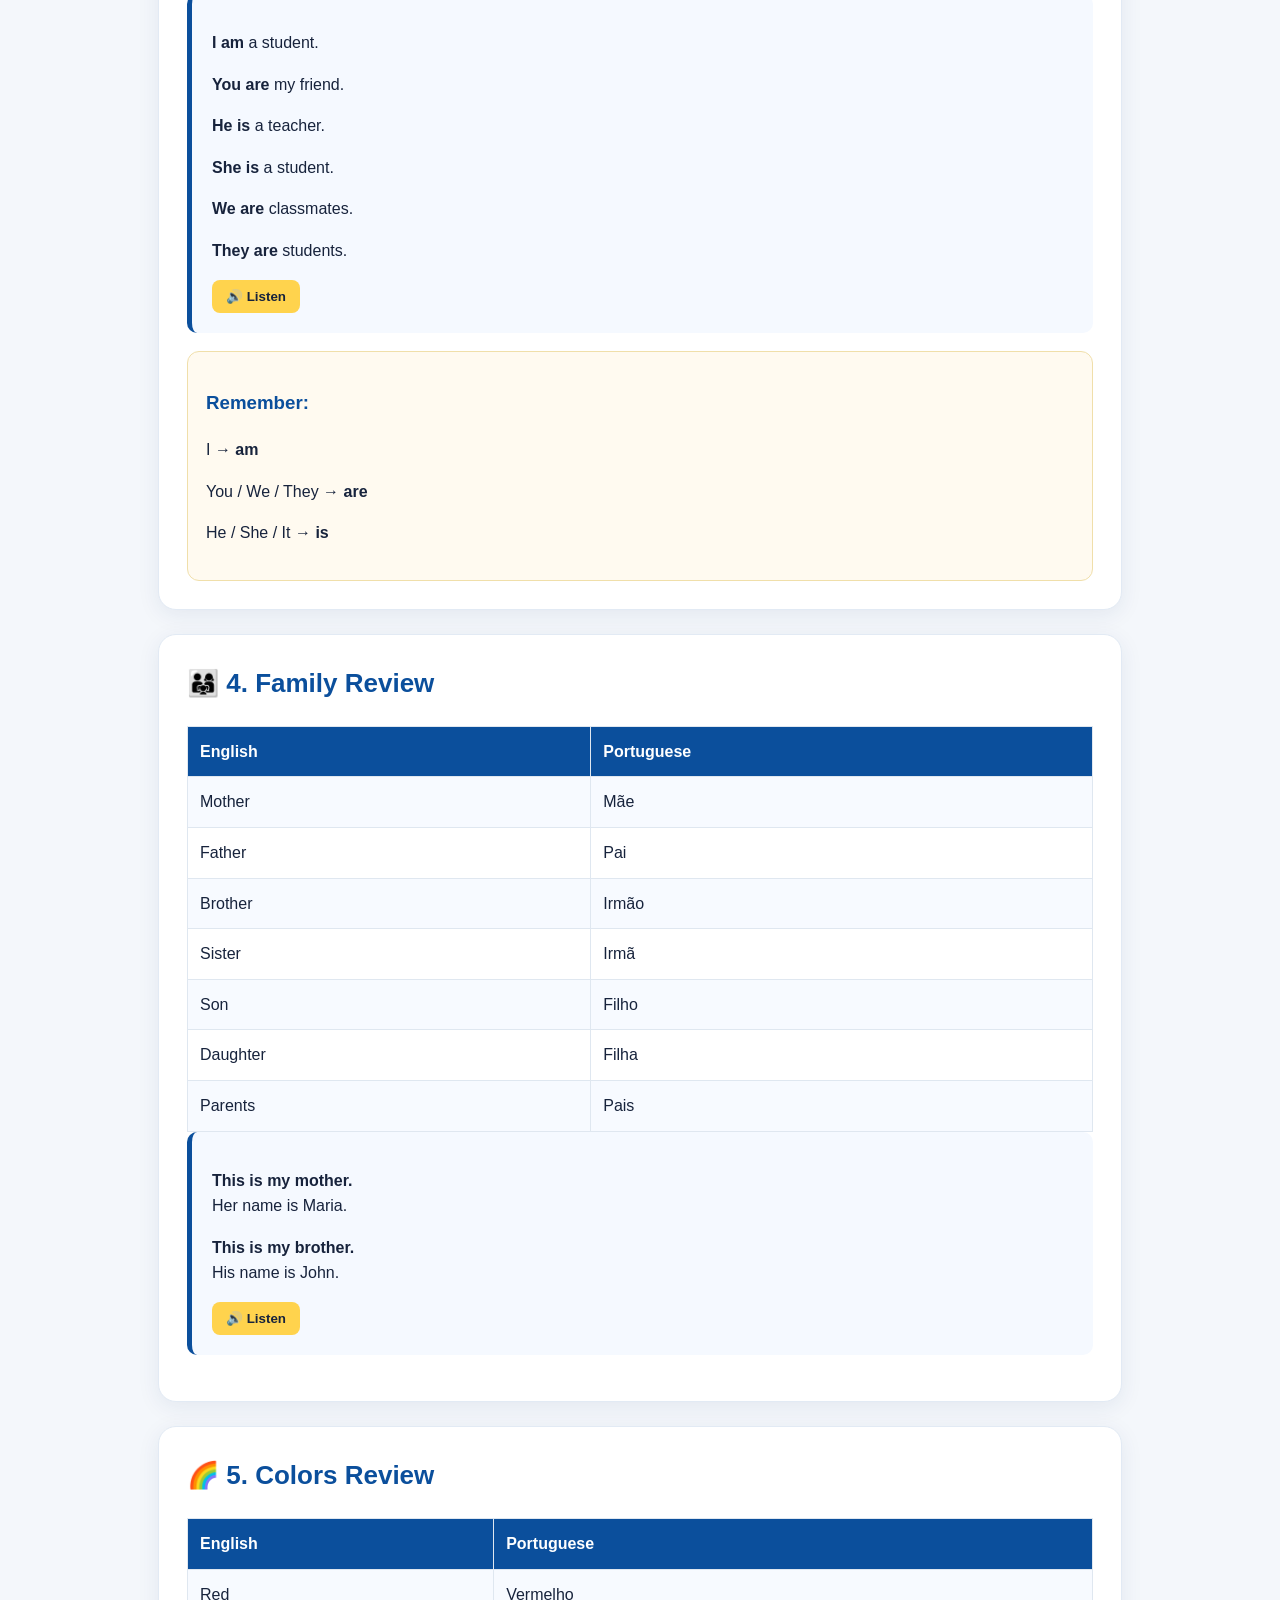
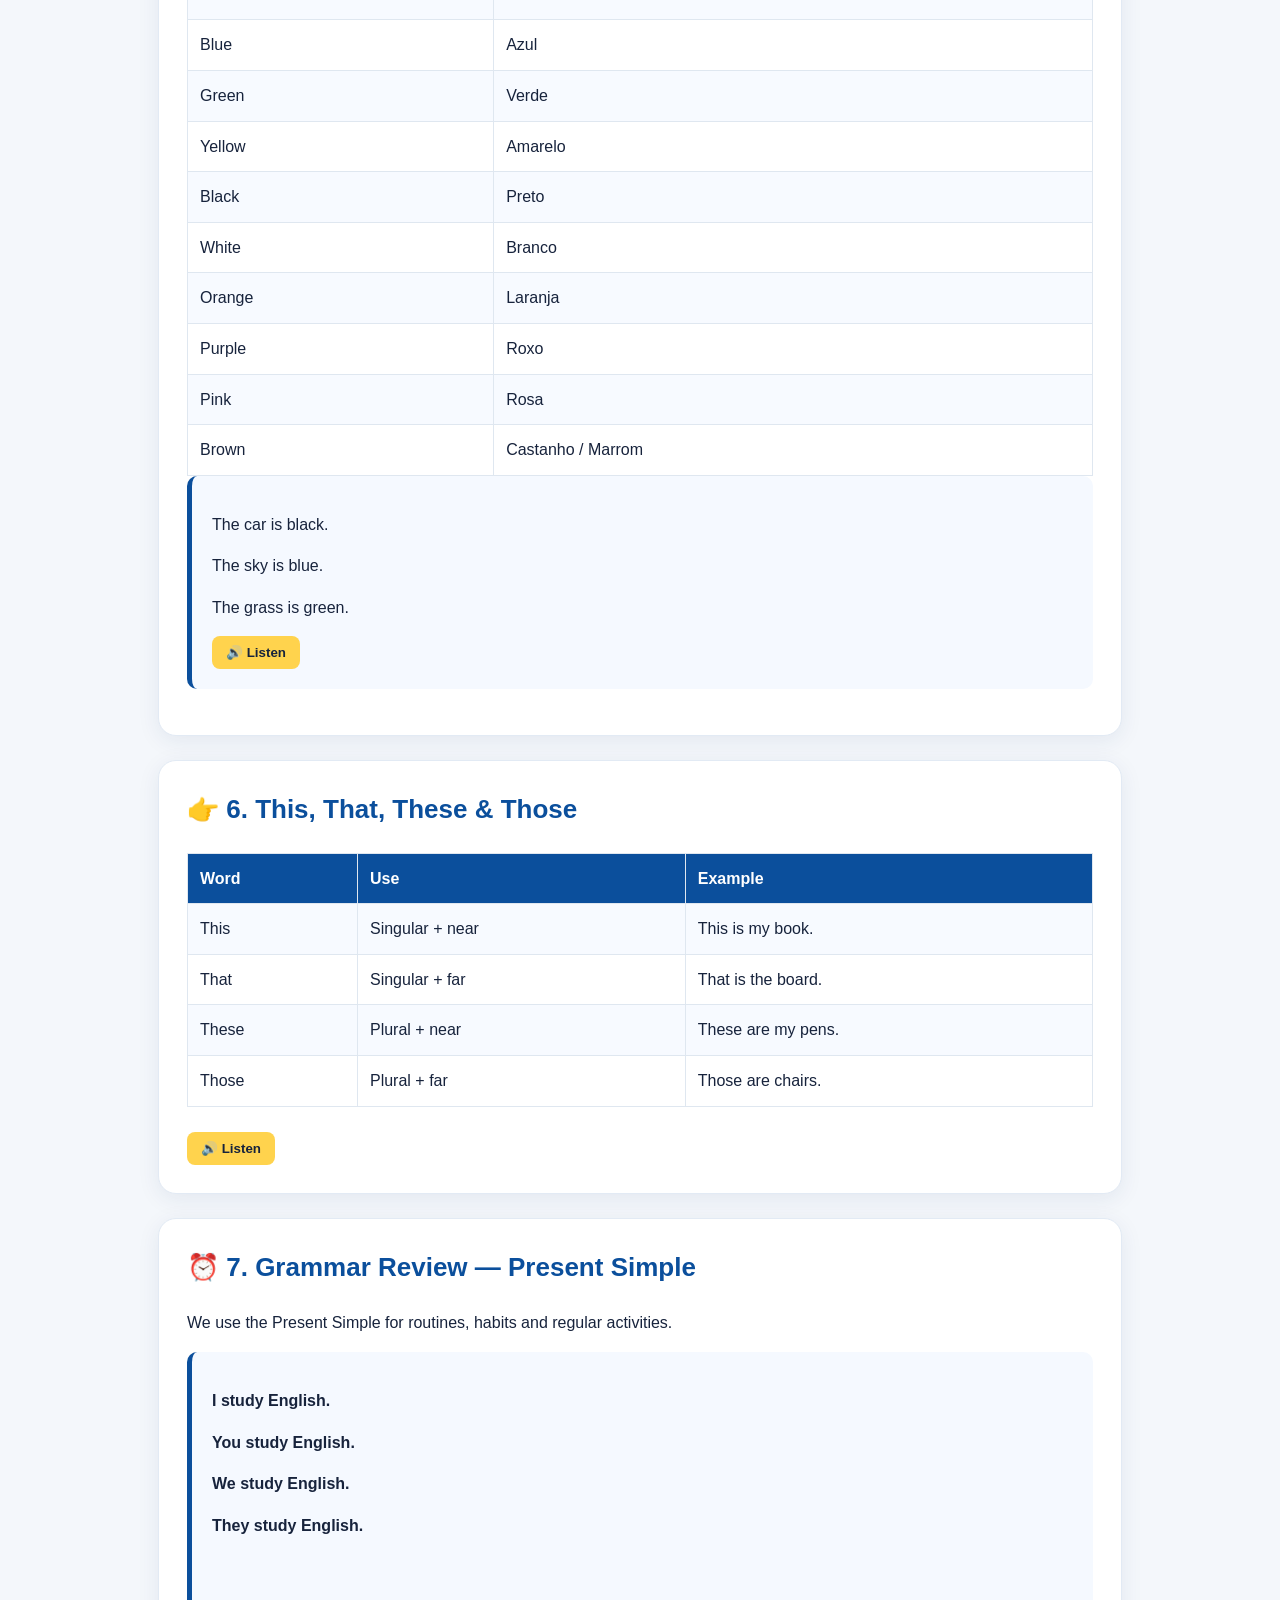
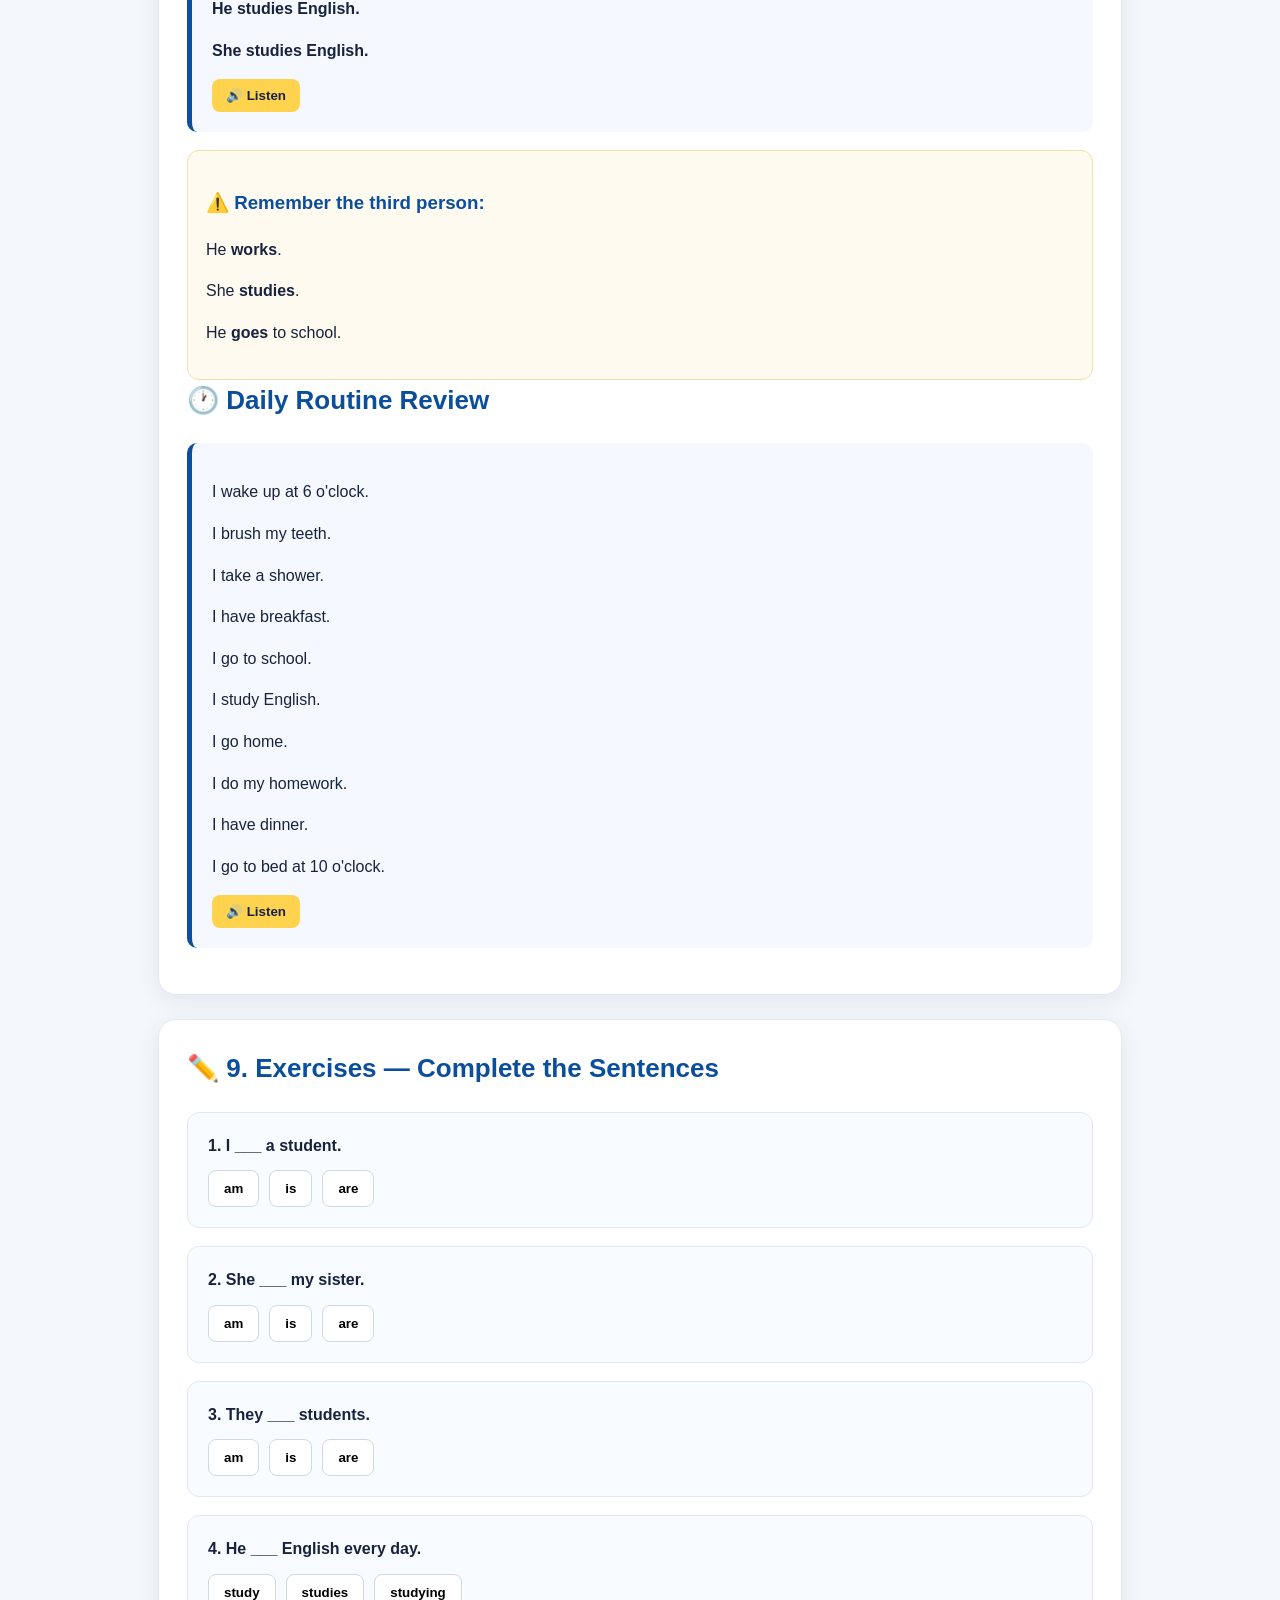
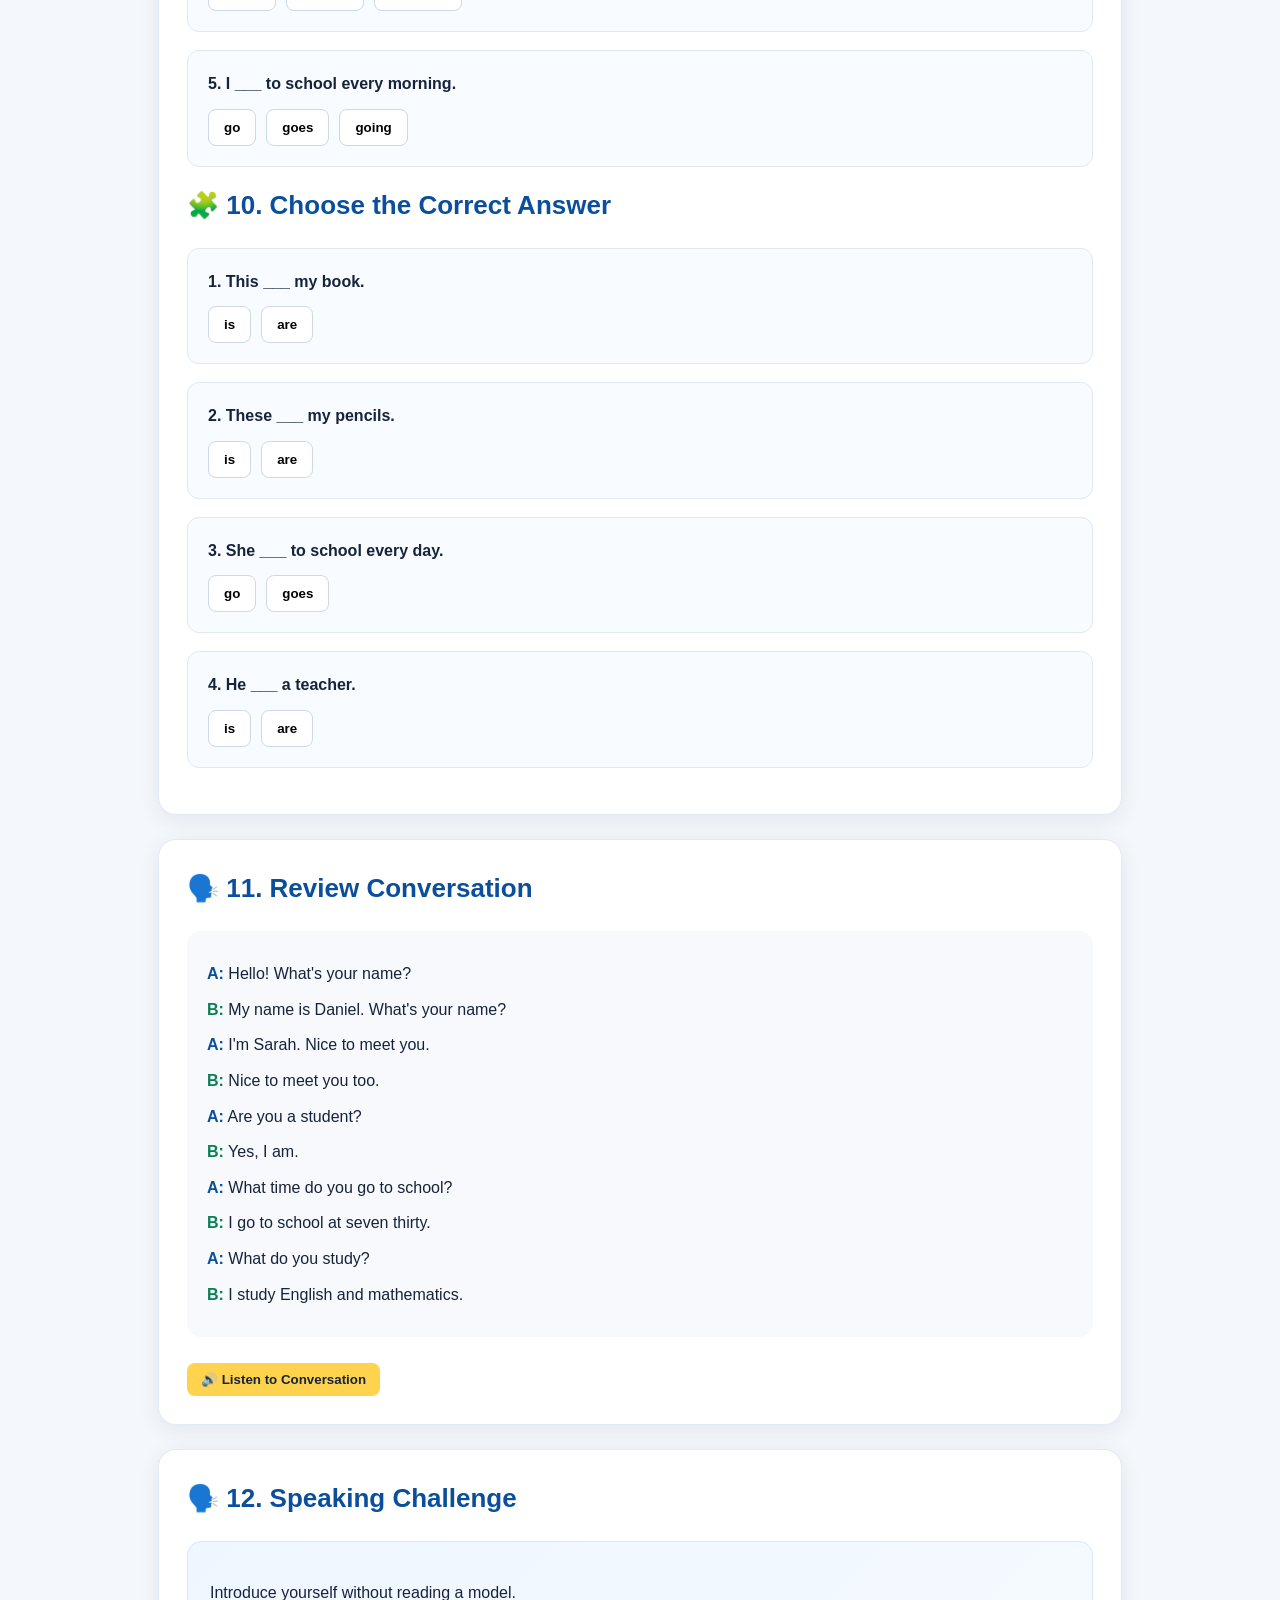
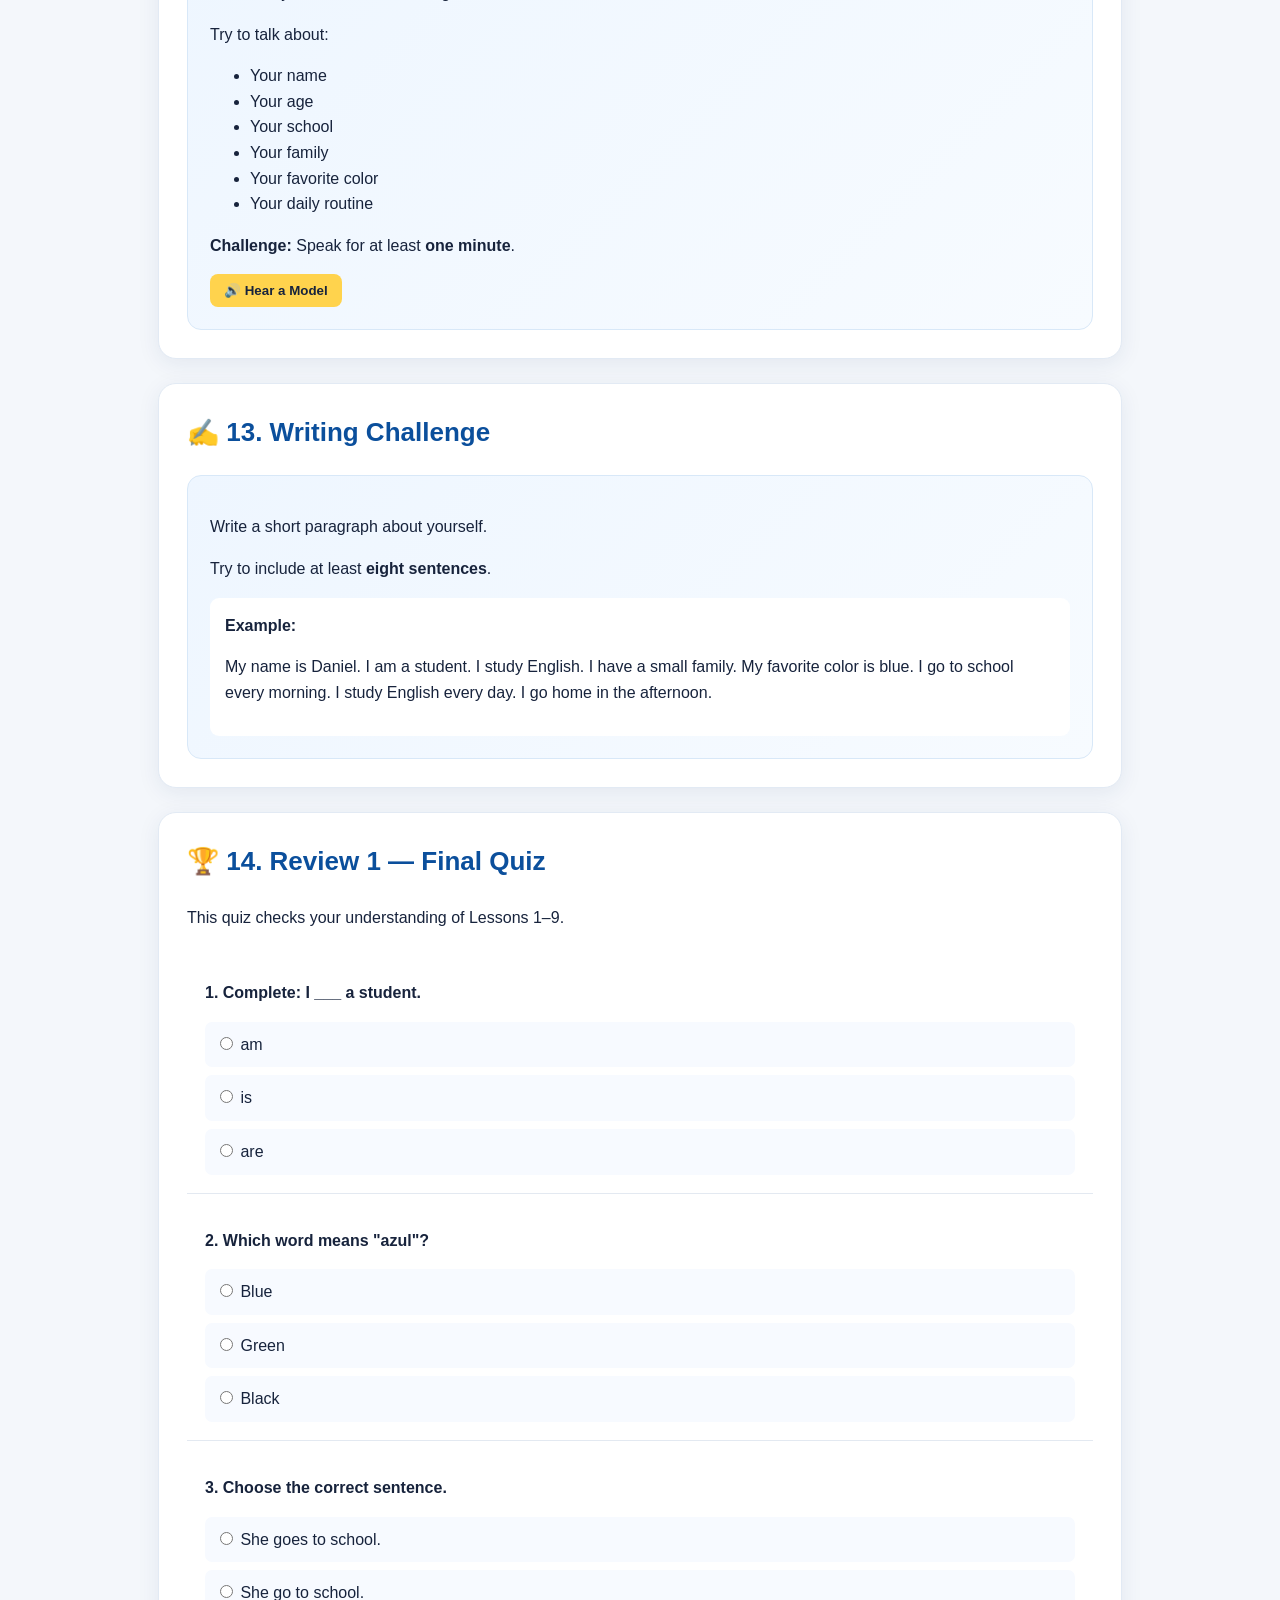
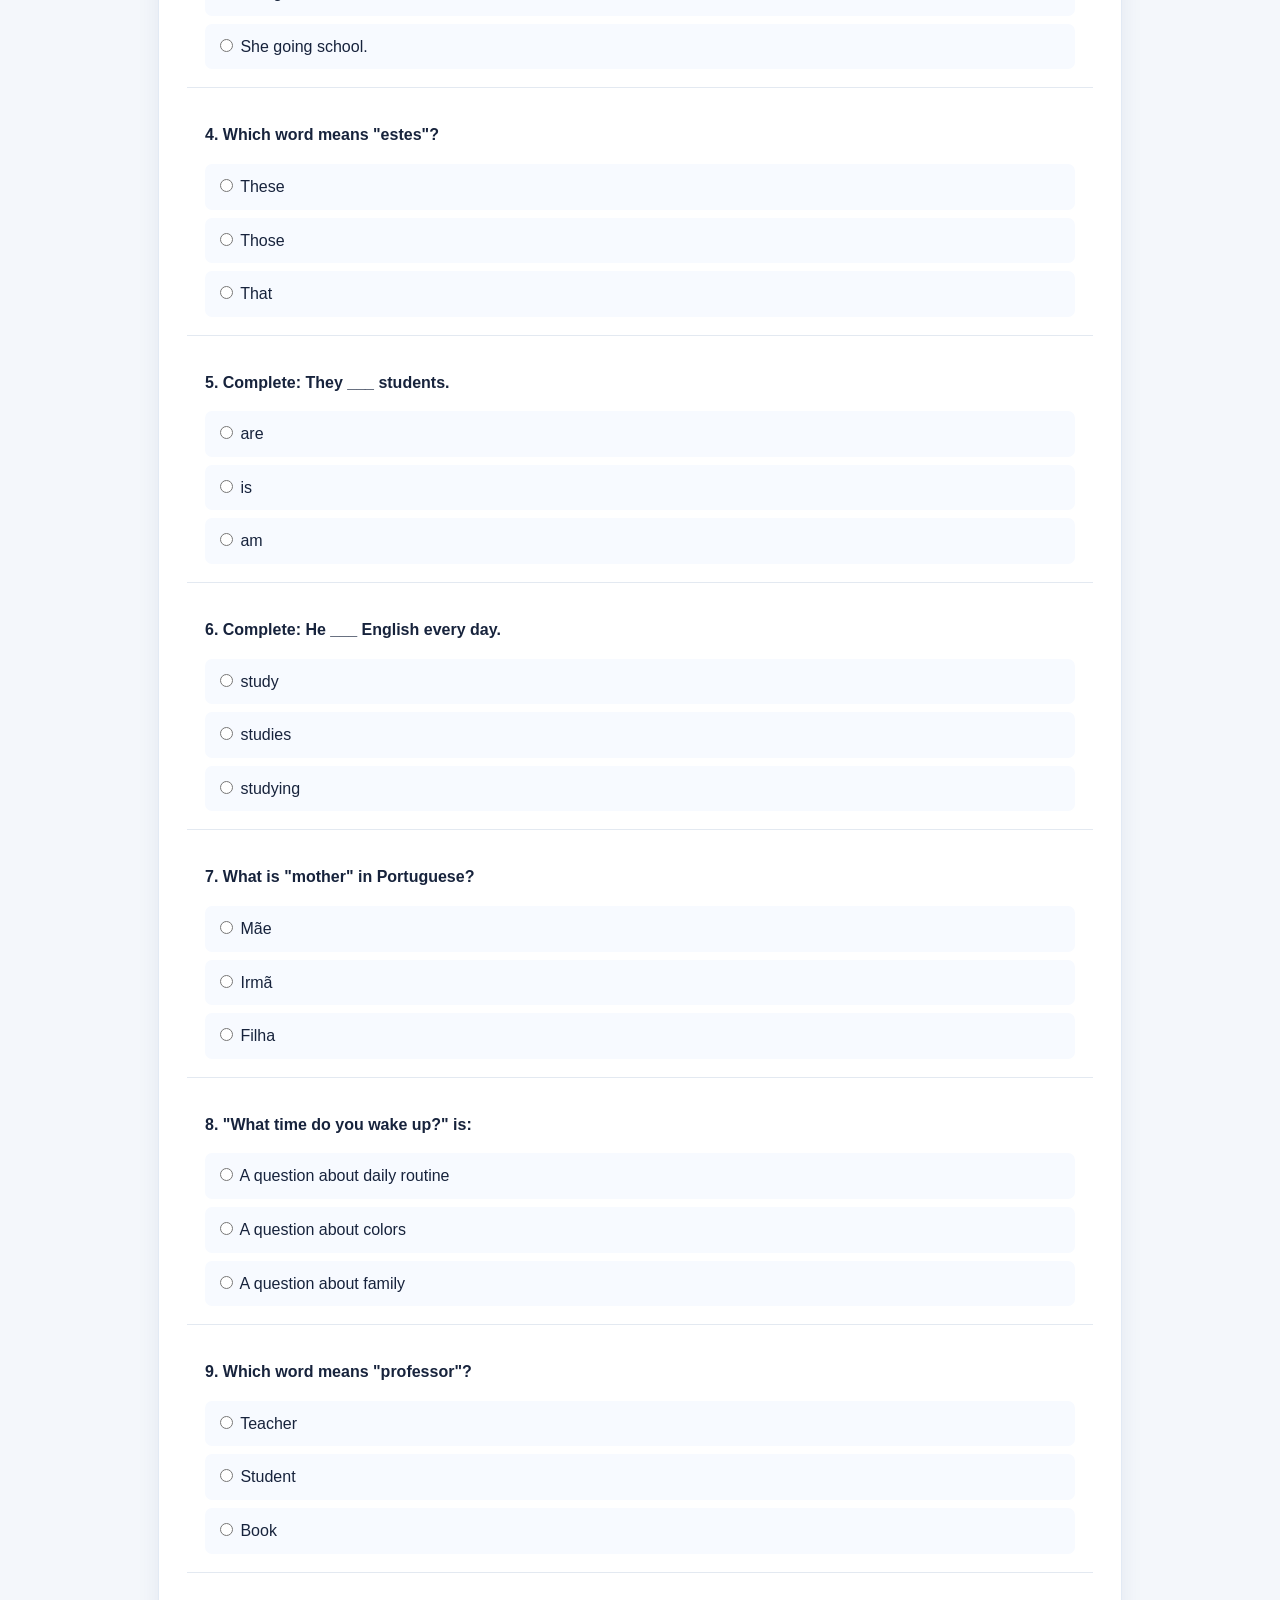
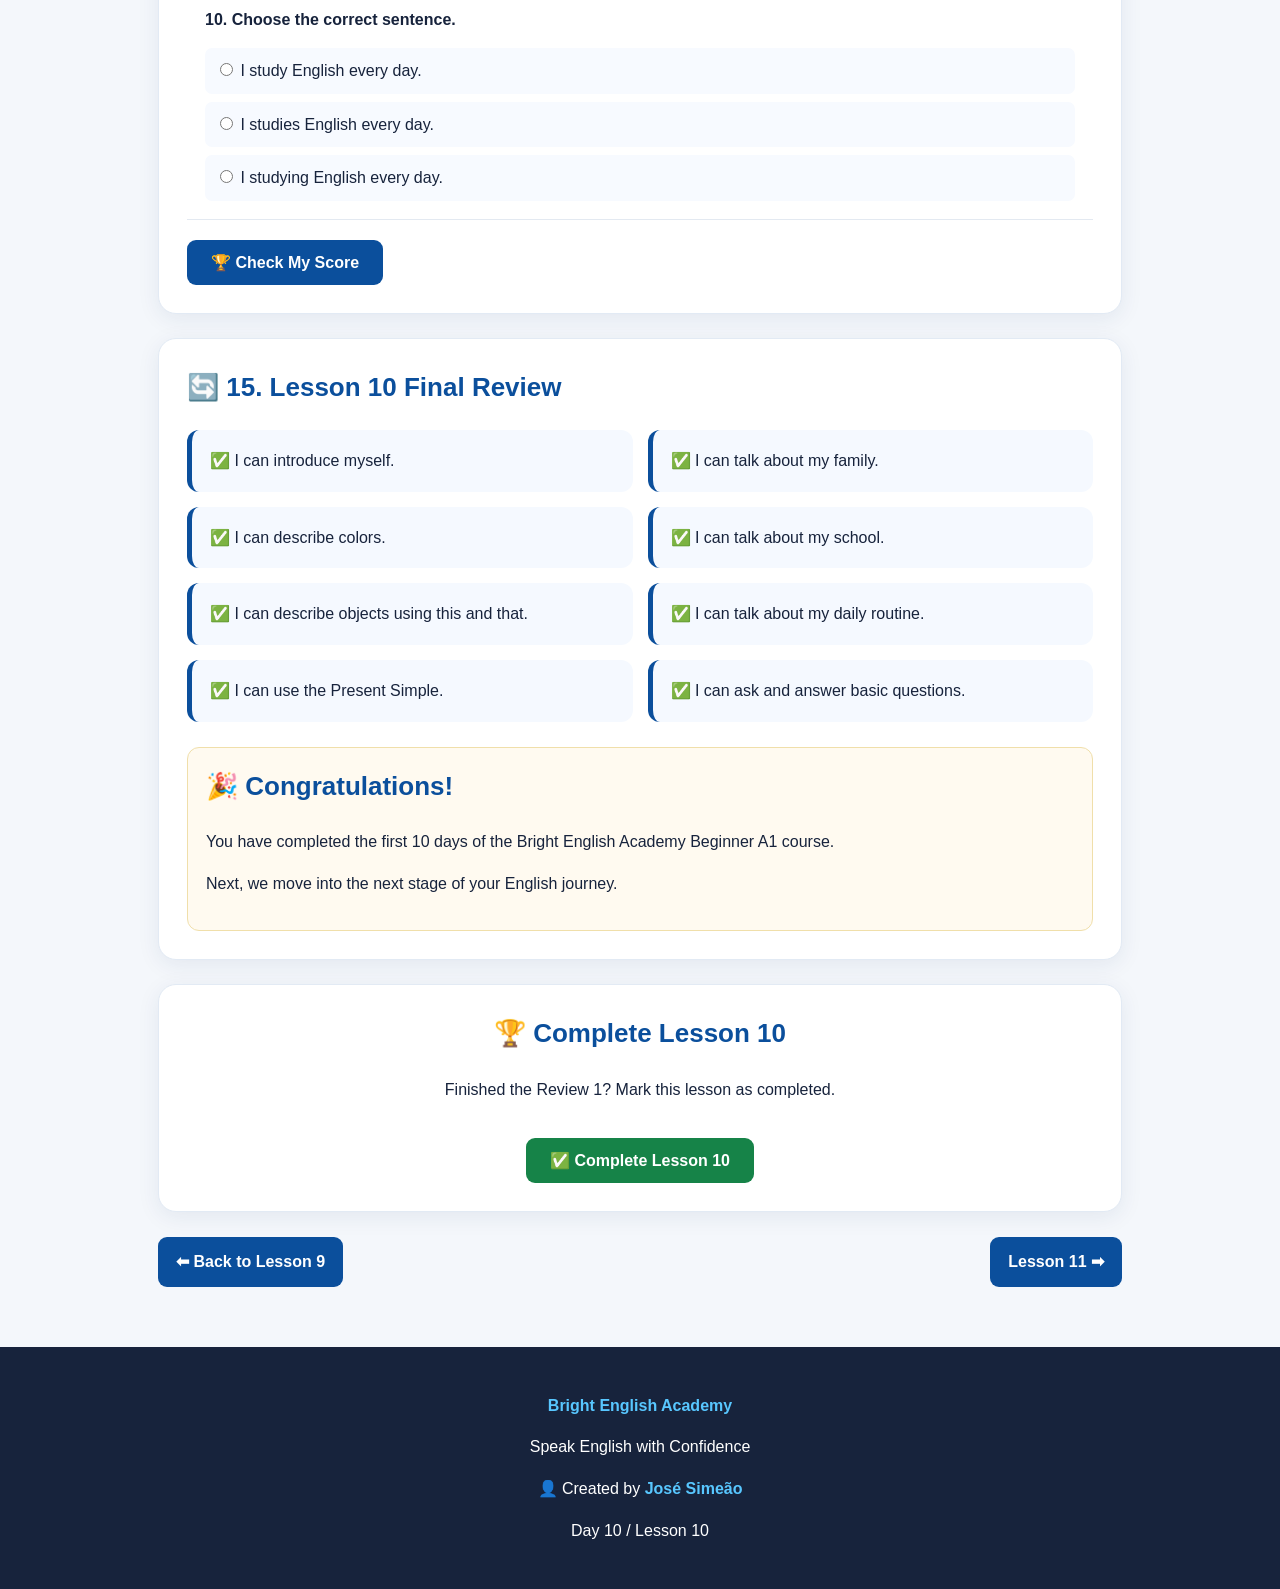
<file: lesson10.html>
<!DOCTYPE html>

<html lang="en">

<head>
<meta charset="UTF-8">
<meta name="viewport" content="width=device-width, initial-scale=1.0">
<title>Lesson 10 — Review 1 | Bright English Academy</title>

<style>
*{box-sizing:border-box}
html{scroll-behavior:smooth}

body{
margin:0;
font-family:Arial,Helvetica,sans-serif;
background:#f4f7fb;
color:#17233c;
line-height:1.6;
}

header{
background:linear-gradient(135deg,#0b4f9c,#087fc1);
color:white;
padding:18px 20px;
position:sticky;
top:0;
z-index:1000;
box-shadow:0 3px 15px rgba(0,0,0,.15);
}

.header-container{
max-width:1100px;
margin:auto;
display:flex;
justify-content:space-between;
align-items:center;
gap:20px;
}

.logo{
color:white;
text-decoration:none;
font-size:21px;
font-weight:800;
}

nav{
display:flex;
gap:8px;
flex-wrap:wrap;
}

nav a{
color:white;
text-decoration:none;
padding:8px 10px;
border-radius:7px;
font-weight:bold;
}

nav a:hover{
background:rgba(255,255,255,.15);
}

.container{
max-width:1000px;
margin:auto;
padding:30px 18px 60px;
}

.card{
background:white;
padding:28px;
border-radius:18px;
margin-bottom:24px;
box-shadow:0 5px 22px rgba(20,53,100,.08);
border:1px solid #e2eaf4;
}

.hero{
background:linear-gradient(135deg,#0b4f9c,#087fc1);
color:white;
}

.hero h1{
color:white;
font-size:34px;
margin:8px 0;
}

.hero p{
font-size:17px;
}

.badge{
display:inline-block;
background:#ffd34d;
color:#17233c;
padding:7px 14px;
border-radius:20px;
font-weight:bold;
}

.progress-title{
display:flex;
justify-content:space-between;
font-weight:bold;
margin-top:20px;
}

.progress-bar{
height:12px;
background:rgba(255,255,255,.3);
border-radius:20px;
overflow:hidden;
}

.progress-fill{
height:100%;
width:0%;
background:#ffd34d;
transition:.4s;
}

.lesson-nav{
display:flex;
flex-wrap:wrap;
gap:8px;
margin-bottom:24px;
}

.lesson-nav a{
background:#eaf3ff;
color:#0b4f9c;
text-decoration:none;
padding:8px 12px;
border-radius:7px;
font-weight:bold;
font-size:14px;
}

h2{
color:#0b4f9c;
font-size:26px;
margin-top:0;
}

h3{
color:#0b4f9c;
}

.objective-grid,
.vocab-grid,
.review-grid{
display:grid;
grid-template-columns:repeat(2,1fr);
gap:15px;
}

.objective,
.vocab-card,
.review-item{
background:#f5f9ff;
padding:18px;
border-radius:12px;
border-left:5px solid #0b4f9c;
}

.objective strong,
.vocab-word{
display:block;
color:#0b4f9c;
font-weight:bold;
font-size:18px;
}

.translation{
color:#64748b;
margin:4px 0 10px;
}

.listen-btn{
border:0;
background:#ffd34d;
color:#17233c;
padding:9px 14px;
border-radius:8px;
font-weight:bold;
cursor:pointer;
}

.listen-btn:hover{
background:#f2bf1f;
}

.grammar-box{
background:#f5f9ff;
border-left:5px solid #0b4f9c;
padding:20px;
border-radius:10px;
margin-bottom:18px;
}

.example{
background:white;
padding:15px;
border-radius:9px;
margin-top:12px;
}

.english{
font-weight:bold;
color:#0b4f9c;
}

.table-wrap{
overflow-x:auto;
}

table{
width:100%;
border-collapse:collapse;
}

th,td{
padding:12px;
border:1px solid #dfe7f0;
text-align:left;
}

th{
background:#0b4f9c;
color:white;
}

tr:nth-child(even){
background:#f7faff;
}

.dialogue{
background:#f7f9fc;
padding:20px;
border-radius:14px;
}

.dialogue p{
margin:10px 0;
}

.a{
color:#0b4f9c;
font-weight:bold;
}

.b{
color:#087f54;
font-weight:bold;
}

.exercise{
background:#f8fbff;
border:1px solid #dfe8f3;
padding:20px;
border-radius:12px;
margin-bottom:18px;
}

.options{
display:flex;
flex-wrap:wrap;
gap:10px;
margin-top:12px;
}

.options button{
border:1px solid #cdd9e8;
background:white;
padding:10px 15px;
border-radius:8px;
cursor:pointer;
font-weight:bold;
}

.options button:hover{
background:#eaf3ff;
}

.answer{
display:none;
margin-top:12px;
padding:10px;
border-radius:8px;
font-weight:bold;
}

.correct{
display:block;
background:#e8f7ee;
color:#168348;
}

.wrong{
display:block;
background:#fff0f0;
color:#c62828;
}

.challenge{
background:linear-gradient(135deg,#eef6ff,#f7fbff);
border:1px solid #d8e8f8;
padding:22px;
border-radius:14px;
}

.quiz-question{
padding:18px;
border-bottom:1px solid #e3e9f1;
}

.quiz-question p{
font-weight:bold;
}

.quiz-options{
display:flex;
flex-direction:column;
gap:8px;
}

.quiz-options label{
background:#f7faff;
padding:10px;
border-radius:7px;
cursor:pointer;
}

.quiz-options label:hover{
background:#eaf3ff;
}

.quiz-submit,
.complete-btn{
border:0;
color:white;
padding:13px 24px;
border-radius:9px;
font-size:16px;
font-weight:bold;
cursor:pointer;
margin-top:20px;
}

.quiz-submit{
background:#0b4f9c;
}

.complete-btn{
background:#168348;
}

#quizResult{
display:none;
margin-top:20px;
padding:18px;
border-radius:12px;
background:#eaf7ef;
color:#147844;
font-weight:bold;
font-size:18px;
}

#completeMessage{
display:none;
margin-top:15px;
color:#168348;
font-weight:bold;
}

.key{
background:#fffaf0;
border:1px solid #f0dfaa;
padding:18px;
border-radius:12px;
}

.navigation{
display:flex;
justify-content:space-between;
gap:15px;
margin-top:25px;
}

.navigation a{
background:#0b4f9c;
color:white;
text-decoration:none;
padding:12px 18px;
border-radius:9px;
font-weight:bold;
}

footer{
background:#17233c;
color:white;
text-align:center;
padding:30px 15px;
}

footer strong{
color:#58c7ff;
}

@media(max-width:700px){

.header-container{
flex-direction:column;
align-items:flex-start;
}

.objective-grid,
.vocab-grid,
.review-grid{
grid-template-columns:1fr;
}

.hero h1{
font-size:28px;
}

.card{
padding:21px;
}

.navigation{
flex-direction:column;
}

.navigation a{
text-align:center;
}

}
</style>

</head>

<body>

<header>

<div class="header-container">

<a href="beginner1.html" class="logo">
📚 Bright English Academy
</a>

<nav>
<a href="index.html">Home</a>
<a href="beginner1.html">Beginner A1</a>
</nav>

</div>

</header>

<main class="container">

<section class="card hero">

<span class="badge">📚 Day 10 / 30</span>

<h1>🏆 Lesson 10 — Review 1</h1>

<p>
Review Lessons 1–9 and test your English before moving to the next stage.
</p>

<div class="progress-title">
<span>Lesson Progress</span>
<span id="progressText">0%</span>
</div>

<div class="progress-bar">
<div id="progressFill" class="progress-fill"></div>
</div>

</section>

<div class="lesson-nav">
<a href="#objectives">Objectives</a>
<a href="#learned">Review</a>
<a href="#greetings">Greetings</a>
<a href="#tobe">To Be</a>
<a href="#family">Family</a>
<a href="#colors">Colors</a>
<a href="#thisthat">This/That</a>
<a href="#routine">Routine</a>
<a href="#exercises">Exercises</a>
<a href="#conversation">Conversation</a>
<a href="#speaking">Speaking</a>
<a href="#writing">Writing</a>
<a href="#quiz">Quiz</a>
<a href="#review">Final Review</a>
</div>

<section id="objectives" class="card">

<h2>🎯 Review Objectives</h2>

<p>
By the end of this review, you should be able to:
</p>

<div class="objective-grid">

<div class="objective">
<strong>👋 Introductions</strong>
Introduce yourself in English.
</div>

<div class="objective">
<strong>🎒 School</strong>
Use basic classroom and school vocabulary.
</div>

<div class="objective">
<strong>👨‍👩‍👧 Family</strong>
Talk about your family and home.
</div>

<div class="objective">
<strong>🌈 Colors</strong>
Talk about colors and objects.
</div>

<div class="objective">
<strong>👉 This / That</strong>
Use this, that, these and those.
</div>

<div class="objective">
<strong>⏰ Routines</strong>
Talk about your daily routine.
</div>

<div class="objective">
<strong>📚 Present Simple</strong>
Use the Present Simple in basic sentences.
</div>

<div class="objective">
<strong>💬 Questions</strong>
Ask and answer simple questions.
</div>

</div>

</section>

<section id="learned" class="card">

<h2>📚 1. What Have We Learned?</h2>

<div class="vocab-grid">

<div class="vocab-card">
<span class="vocab-word">👋 Greetings</span>
Hello<br>
Good morning<br>
Nice to meet you
</div>

<div class="vocab-card">
<span class="vocab-word">🔤 Alphabet</span>
Letters<br>
Spelling<br>
Names
</div>

<div class="vocab-card">
<span class="vocab-word">🔢 Numbers</span>
Numbers<br>
Age<br>
Phone numbers
</div>

<div class="vocab-card">
<span class="vocab-word">📅 Dates</span>
Days<br>
Months<br>
Dates
</div>

<div class="vocab-card">
<span class="vocab-word">🌈 Colors</span>
Red<br>
Blue<br>
Green<br>
Yellow
</div>

<div class="vocab-card">
<span class="vocab-word">👨‍👩‍👧 Family</span>
Mother<br>
Father<br>
Brother<br>
Sister
</div>

<div class="vocab-card">
<span class="vocab-word">🏠 Home</span>
House<br>
Rooms<br>
Furniture
</div>

<div class="vocab-card">
<span class="vocab-word">🎒 School</span>
Teacher<br>
Student<br>
Book<br>
Classroom
</div>

<div class="vocab-card">
<span class="vocab-word">⏰ Routines</span>
Wake up<br>
Study<br>
Work<br>
Sleep
</div>

</div>

</section>

<section id="greetings" class="card">

<h2>👋 2. Greetings & Introductions Review</h2>

<div class="grammar-box">

<p>
<strong>Hello!</strong><br>
Olá!
</p>

<button class="listen-btn" onclick="speak('Hello!')">🔊 Listen</button>

<p>
<strong>Good morning!</strong><br>
Bom dia!
</p>

<button class="listen-btn" onclick="speak('Good morning!')">🔊 Listen</button>

<p>
<strong>What's your name?</strong><br>
Qual é o seu nome?
</p>

<button class="listen-btn" onclick="speak('What is your name?')">🔊 Listen</button>

<p>
<strong>My name is Mano.</strong><br>
O meu nome é Mano.
</p>

<button class="listen-btn" onclick="speak('My name is Mano.')">🔊 Listen</button>

<p>
<strong>Nice to meet you.</strong><br>
Prazer em conhecer-te.
</p>

<button class="listen-btn" onclick="speak('Nice to meet you.')">🔊 Listen</button>

<p>
<strong>How are you?</strong><br>
Como estás?
</p>

<button class="listen-btn" onclick="speak('How are you?')">🔊 Listen</button>

<p>
<strong>I'm fine, thank you.</strong><br>
Estou bem, obrigado(a).
</p>

<button class="listen-btn" onclick="speak('I am fine, thank you.')">🔊 Listen</button>

</div>

</section>

<section id="tobe" class="card">

<h2>📖 3. Grammar Review — Verb To Be</h2>

<div class="grammar-box">

<p><strong>I am</strong> a student.</p>
<p><strong>You are</strong> my friend.</p>
<p><strong>He is</strong> a teacher.</p>
<p><strong>She is</strong> a student.</p>
<p><strong>We are</strong> classmates.</p>
<p><strong>They are</strong> students.</p>

<button class="listen-btn"
onclick="speak('I am a student. You are my friend. He is a teacher. She is a student. We are classmates. They are students.')">
🔊 Listen </button>

</div>

<div class="key">

<h3>Remember:</h3>

<p>
I → <strong>am</strong>
</p>

<p>
You / We / They → <strong>are</strong>
</p>

<p>
He / She / It → <strong>is</strong>
</p>

</div>

</section>

<section id="family" class="card">

<h2>👨‍👩‍👧 4. Family Review</h2>

<div class="table-wrap">

<table>

<tr>
<th>English</th>
<th>Portuguese</th>
</tr>

<tr>
<td>Mother</td>
<td>Mãe</td>
</tr>

<tr>
<td>Father</td>
<td>Pai</td>
</tr>

<tr>
<td>Brother</td>
<td>Irmão</td>
</tr>

<tr>
<td>Sister</td>
<td>Irmã</td>
</tr>

<tr>
<td>Son</td>
<td>Filho</td>
</tr>

<tr>
<td>Daughter</td>
<td>Filha</td>
</tr>

<tr>
<td>Parents</td>
<td>Pais</td>
</tr>

</table>

</div>

<div class="grammar-box">

<p>
<strong>This is my mother.</strong><br>
Her name is Maria.
</p>

<p>
<strong>This is my brother.</strong><br>
His name is John.
</p>

<button class="listen-btn"
onclick="speak('This is my mother. Her name is Maria. This is my brother. His name is John.')">
🔊 Listen </button>

</div>

</section>

<section id="colors" class="card">

<h2>🌈 5. Colors Review</h2>

<div class="table-wrap">

<table>

<tr>
<th>English</th>
<th>Portuguese</th>
</tr>

<tr><td>Red</td><td>Vermelho</td></tr>
<tr><td>Blue</td><td>Azul</td></tr>
<tr><td>Green</td><td>Verde</td></tr>
<tr><td>Yellow</td><td>Amarelo</td></tr>
<tr><td>Black</td><td>Preto</td></tr>
<tr><td>White</td><td>Branco</td></tr>
<tr><td>Orange</td><td>Laranja</td></tr>
<tr><td>Purple</td><td>Roxo</td></tr>
<tr><td>Pink</td><td>Rosa</td></tr>
<tr><td>Brown</td><td>Castanho / Marrom</td></tr>

</table>

</div>

<div class="grammar-box">

<p>The car is black.</p>
<p>The sky is blue.</p>
<p>The grass is green.</p>

<button class="listen-btn"
onclick="speak('The car is black. The sky is blue. The grass is green.')">
🔊 Listen </button>

</div>

</section>

<section id="thisthat" class="card">

<h2>👉 6. This, That, These & Those</h2>

<div class="table-wrap">

<table>

<tr>
<th>Word</th>
<th>Use</th>
<th>Example</th>
</tr>

<tr>
<td>This</td>
<td>Singular + near</td>
<td>This is my book.</td>
</tr>

<tr>
<td>That</td>
<td>Singular + far</td>
<td>That is the board.</td>
</tr>

<tr>
<td>These</td>
<td>Plural + near</td>
<td>These are my pens.</td>
</tr>

<tr>
<td>Those</td>
<td>Plural + far</td>
<td>Those are chairs.</td>
</tr>

</table>

</div>

<br>

<button class="listen-btn"
onclick="speak('This is my book. That is the board. These are my pens. Those are chairs.')">
🔊 Listen </button>

</section>

<section id="routine" class="card">

<h2>⏰ 7. Grammar Review — Present Simple</h2>

<p>
We use the Present Simple for routines, habits and regular activities.
</p>

<div class="grammar-box">

<p><strong>I study English.</strong></p>
<p><strong>You study English.</strong></p>
<p><strong>We study English.</strong></p>
<p><strong>They study English.</strong></p>

<br>

<p><strong>He studies English.</strong></p>
<p><strong>She studies English.</strong></p>

<button class="listen-btn"
onclick="speak('I study English. You study English. We study English. They study English. He studies English. She studies English.')">
🔊 Listen </button>

</div>

<div class="key">

<h3>⚠️ Remember the third person:</h3>

<p>He <strong>works</strong>.</p>
<p>She <strong>studies</strong>.</p>
<p>He <strong>goes</strong> to school.</p>

</div>

<h2>🕐 Daily Routine Review</h2>

<div class="grammar-box">

<p>I wake up at 6 o'clock.</p>
<p>I brush my teeth.</p>
<p>I take a shower.</p>
<p>I have breakfast.</p>
<p>I go to school.</p>
<p>I study English.</p>
<p>I go home.</p>
<p>I do my homework.</p>
<p>I have dinner.</p>
<p>I go to bed at 10 o'clock.</p>

<button class="listen-btn"
onclick="speak('I wake up at six o’clock. I brush my teeth. I take a shower. I have breakfast. I go to school. I study English. I go home. I do my homework. I have dinner. I go to bed at ten o’clock.')">
🔊 Listen </button>

</div>

</section>

<section id="exercises" class="card">

<h2>✏️ 9. Exercises — Complete the Sentences</h2>

<div class="exercise">

<strong>1. I ___ a student.</strong>

<div class="options">
<button onclick="answer(true,'e1')">am</button>
<button onclick="answer(false,'e1')">is</button>
<button onclick="answer(false,'e1')">are</button>
</div>

<div id="e1" class="answer"></div>

</div>

<div class="exercise">

<strong>2. She ___ my sister.</strong>

<div class="options">
<button onclick="answer(false,'e2')">am</button>
<button onclick="answer(true,'e2')">is</button>
<button onclick="answer(false,'e2')">are</button>
</div>

<div id="e2" class="answer"></div>

</div>

<div class="exercise">

<strong>3. They ___ students.</strong>

<div class="options">
<button onclick="answer(false,'e3')">am</button>
<button onclick="answer(false,'e3')">is</button>
<button onclick="answer(true,'e3')">are</button>
</div>

<div id="e3" class="answer"></div>

</div>

<div class="exercise">

<strong>4. He ___ English every day.</strong>

<div class="options">
<button onclick="answer(false,'e4')">study</button>
<button onclick="answer(true,'e4')">studies</button>
<button onclick="answer(false,'e4')">studying</button>
</div>

<div id="e4" class="answer"></div>

</div>

<div class="exercise">

<strong>5. I ___ to school every morning.</strong>

<div class="options">
<button onclick="answer(true,'e5')">go</button>
<button onclick="answer(false,'e5')">goes</button>
<button onclick="answer(false,'e5')">going</button>
</div>

<div id="e5" class="answer"></div>

</div>

<h2>🧩 10. Choose the Correct Answer</h2>

<div class="exercise">

<strong>1. This ___ my book.</strong>

<div class="options">
<button onclick="answer(true,'e6')">is</button>
<button onclick="answer(false,'e6')">are</button>
</div>

<div id="e6" class="answer"></div>

</div>

<div class="exercise">

<strong>2. These ___ my pencils.</strong>

<div class="options">
<button onclick="answer(false,'e7')">is</button>
<button onclick="answer(true,'e7')">are</button>
</div>

<div id="e7" class="answer"></div>

</div>

<div class="exercise">

<strong>3. She ___ to school every day.</strong>

<div class="options">
<button onclick="answer(false,'e8')">go</button>
<button onclick="answer(true,'e8')">goes</button>
</div>

<div id="e8" class="answer"></div>

</div>

<div class="exercise">

<strong>4. He ___ a teacher.</strong>

<div class="options">
<button onclick="answer(true,'e9')">is</button>
<button onclick="answer(false,'e9')">are</button>
</div>

<div id="e9" class="answer"></div>

</div>

</section>

<section id="conversation" class="card">

<h2>🗣️ 11. Review Conversation</h2>

<div class="dialogue">

<p>
<span class="a">A:</span>
Hello! What's your name?
</p>

<p>
<span class="b">B:</span>
My name is Daniel. What's your name?
</p>

<p>
<span class="a">A:</span>
I'm Sarah. Nice to meet you.
</p>

<p>
<span class="b">B:</span>
Nice to meet you too.
</p>

<p>
<span class="a">A:</span>
Are you a student?
</p>

<p>
<span class="b">B:</span>
Yes, I am.
</p>

<p>
<span class="a">A:</span>
What time do you go to school?
</p>

<p>
<span class="b">B:</span>
I go to school at seven thirty.
</p>

<p>
<span class="a">A:</span>
What do you study?
</p>

<p>
<span class="b">B:</span>
I study English and mathematics.
</p>

</div>

<br>

<button class="listen-btn"
onclick="speakConversation()">
🔊 Listen to Conversation </button>

</section>

<section id="speaking" class="card">

<h2>🗣️ 12. Speaking Challenge</h2>

<div class="challenge">

<p>
Introduce yourself without reading a model.
</p>

<p>Try to talk about:</p>

<ul>
<li>Your name</li>
<li>Your age</li>
<li>Your school</li>
<li>Your family</li>
<li>Your favorite color</li>
<li>Your daily routine</li>
</ul>

<p>
<strong>Challenge:</strong> Speak for at least <strong>one minute</strong>.
</p>

<button class="listen-btn"
onclick="speak('Hello. My name is Daniel. I am a student. I study English. I have a family. My favorite color is blue. I wake up at six o’clock and go to school in the morning. I study English every day.')">
🔊 Hear a Model </button>

</div>

</section>

<section id="writing" class="card">

<h2>✍️ 13. Writing Challenge</h2>

<div class="challenge">

<p>
Write a short paragraph about yourself.
</p>

<p>
Try to include at least <strong>eight sentences</strong>.
</p>

<div class="example">

<strong>Example:</strong>

<p>
My name is Daniel. I am a student. I study English. I have a small family. My favorite color is blue. I go to school every morning. I study English every day. I go home in the afternoon.
</p>

</div>

</div>

</section>

<section id="quiz" class="card">

<h2>🏆 14. Review 1 — Final Quiz</h2>

<p>
This quiz checks your understanding of Lessons 1–9.
</p>

<form id="quizForm">

<div class="quiz-question">

<p>1. Complete: I ___ a student.</p>

<div class="quiz-options">
<label><input type="radio" name="q1" value="a"> am</label>
<label><input type="radio" name="q1" value="b"> is</label>
<label><input type="radio" name="q1" value="c"> are</label>
</div>

</div>

<div class="quiz-question">

<p>2. Which word means "azul"?</p>

<div class="quiz-options">
<label><input type="radio" name="q2" value="a"> Blue</label>
<label><input type="radio" name="q2" value="b"> Green</label>
<label><input type="radio" name="q2" value="c"> Black</label>
</div>

</div>

<div class="quiz-question">

<p>3. Choose the correct sentence.</p>

<div class="quiz-options">
<label><input type="radio" name="q3" value="a"> She goes to school.</label>
<label><input type="radio" name="q3" value="b"> She go to school.</label>
<label><input type="radio" name="q3" value="c"> She going school.</label>
</div>

</div>

<div class="quiz-question">

<p>4. Which word means "estes"?</p>

<div class="quiz-options">
<label><input type="radio" name="q4" value="a"> These</label>
<label><input type="radio" name="q4" value="b"> Those</label>
<label><input type="radio" name="q4" value="c"> That</label>
</div>

</div>

<div class="quiz-question">

<p>5. Complete: They ___ students.</p>

<div class="quiz-options">
<label><input type="radio" name="q5" value="a"> are</label>
<label><input type="radio" name="q5" value="b"> is</label>
<label><input type="radio" name="q5" value="c"> am</label>
</div>

</div>

<div class="quiz-question">

<p>6. Complete: He ___ English every day.</p>

<div class="quiz-options">
<label><input type="radio" name="q6" value="a"> study</label>
<label><input type="radio" name="q6" value="b"> studies</label>
<label><input type="radio" name="q6" value="c"> studying</label>
</div>

</div>

<div class="quiz-question">

<p>7. What is "mother" in Portuguese?</p>

<div class="quiz-options">
<label><input type="radio" name="q7" value="a"> Mãe</label>
<label><input type="radio" name="q7" value="b"> Irmã</label>
<label><input type="radio" name="q7" value="c"> Filha</label>
</div>

</div>

<div class="quiz-question">

<p>8. "What time do you wake up?" is:</p>

<div class="quiz-options">
<label><input type="radio" name="q8" value="a"> A question about daily routine</label>
<label><input type="radio" name="q8" value="b"> A question about colors</label>
<label><input type="radio" name="q8" value="c"> A question about family</label>
</div>

</div>

<div class="quiz-question">

<p>9. Which word means "professor"?</p>

<div class="quiz-options">
<label><input type="radio" name="q9" value="a"> Teacher</label>
<label><input type="radio" name="q9" value="b"> Student</label>
<label><input type="radio" name="q9" value="c"> Book</label>
</div>

</div>

<div class="quiz-question">

<p>10. Choose the correct sentence.</p>

<div class="quiz-options">
<label><input type="radio" name="q10" value="a"> I study English every day.</label>
<label><input type="radio" name="q10" value="b"> I studies English every day.</label>
<label><input type="radio" name="q10" value="c"> I studying English every day.</label>
</div>

</div>

<button type="button" class="quiz-submit" onclick="submitQuiz()">
🏆 Check My Score
</button>

</form>

<div id="quizResult"></div>

</section>

<section id="review" class="card">

<h2>🔄 15. Lesson 10 Final Review</h2>

<div class="review-grid">

<div class="review-item">✅ I can introduce myself.</div>
<div class="review-item">✅ I can talk about my family.</div>
<div class="review-item">✅ I can describe colors.</div>
<div class="review-item">✅ I can talk about my school.</div>
<div class="review-item">✅ I can describe objects using this and that.</div>
<div class="review-item">✅ I can talk about my daily routine.</div>
<div class="review-item">✅ I can use the Present Simple.</div>
<div class="review-item">✅ I can ask and answer basic questions.</div>

</div>

<br>

<div class="key">

<h2>🎉 Congratulations!</h2>

<p>
You have completed the first 10 days of the Bright English Academy Beginner A1 course.
</p>

<p>
Next, we move into the next stage of your English journey.
</p>

</div>

</section>

<section class="card" style="text-align:center">

<h2>🏆 Complete Lesson 10</h2>

<p>
Finished the Review 1? Mark this lesson as completed.
</p>

<button class="complete-btn" onclick="completeLesson()">
✅ Complete Lesson 10
</button>

<div id="completeMessage">
🎉 Lesson 10 completed successfully!
</div>

</section>

<div class="navigation">

<a href="lesson9.html">
⬅ Back to Lesson 9
</a>

<a href="lesson11.html">
Lesson 11 ➡
</a>

</div>

</main>

<footer>

<p><strong>Bright English Academy</strong></p>
<p>Speak English with Confidence</p>
<p>👤 Created by <strong>José Simeão</strong></p>
<p>Day 10 / Lesson 10</p>

</footer>

<script>

function speak(text){

if(!("speechSynthesis" in window)){
alert("Audio is not supported by this browser.");
return;
}

window.speechSynthesis.cancel();

const speech=new SpeechSynthesisUtterance(text);

speech.lang="en-US";
speech.rate=.88;
speech.pitch=1;

window.speechSynthesis.speak(speech);

}


function speakConversation(){

speak(
"Hello! What's your name? "+
"My name is Daniel. What's your name? "+
"I'm Sarah. Nice to meet you. "+
"Nice to meet you too. "+
"Are you a student? "+
"Yes, I am. "+
"What time do you go to school? "+
"I go to school at seven thirty. "+
"What do you study? "+
"I study English and mathematics."
);

}


function answer(correct,id){

const box=document.getElementById(id);

box.style.display="block";

if(correct){

box.className="answer correct";
box.textContent="✅ Correct! Well done.";

}else{

box.className="answer wrong";
box.textContent="❌ Not correct. Try again.";

}

updateExerciseProgress();

}


function updateExerciseProgress(){

const answers=document.querySelectorAll(".answer");

let correct=0;

answers.forEach(function(a){

if(a.classList.contains("correct")){
correct++;
}

});

const percentage=Math.min(
Math.round((correct/9)*100),
100
);

document.getElementById("progressFill").style.width=
percentage+"%";

document.getElementById("progressText").textContent=
percentage+"%";

}


function submitQuiz(){

const answers={
q1:"a",
q2:"a",
q3:"a",
q4:"a",
q5:"a",
q6:"b",
q7:"a",
q8:"a",
q9:"a",
q10:"a"
};

let score=0;

for(let q in answers){

const selected=document.querySelector(
'input[name="'+q+'"]:checked'
);

if(selected && selected.value===answers[q]){
score++;
}

}

const percentage=score*10;

const result=document.getElementById("quizResult");

result.style.display="block";

result.innerHTML=
"🏆 Your Score: "+score+"/10 ("+percentage+"%)<br><br>"+
(
percentage>=70
?
"🎉 Excellent! You are ready to continue to Lesson 11."
:
"📚 Keep practicing the lessons and try the quiz again."
);

localStorage.setItem("lesson10Score",percentage);

if(percentage>=70){

document.getElementById("progressFill").style.width="100%";
document.getElementById("progressText").textContent="100%";

}

}


function completeLesson(){

localStorage.setItem("lesson10Completed","true");

let completed=
JSON.parse(localStorage.getItem("completedLessons")||"[]");

if(!completed.includes(10)){
completed.push(10);
}

localStorage.setItem(
"completedLessons",
JSON.stringify(completed)
);

document.getElementById("completeMessage").style.display="block";

document.getElementById("progressFill").style.width="100%";

document.getElementById("progressText").textContent="100%";

}


function loadProgress(){

const completed=
JSON.parse(localStorage.getItem("completedLessons")||"[]");

if(completed.includes(10)){

document.getElementById("progressFill").style.width="100%";

document.getElementById("progressText").textContent="100%";

document.getElementById("completeMessage").style.display="block";

}

}


loadProgress();

</script>

</body>
</html>
</file>
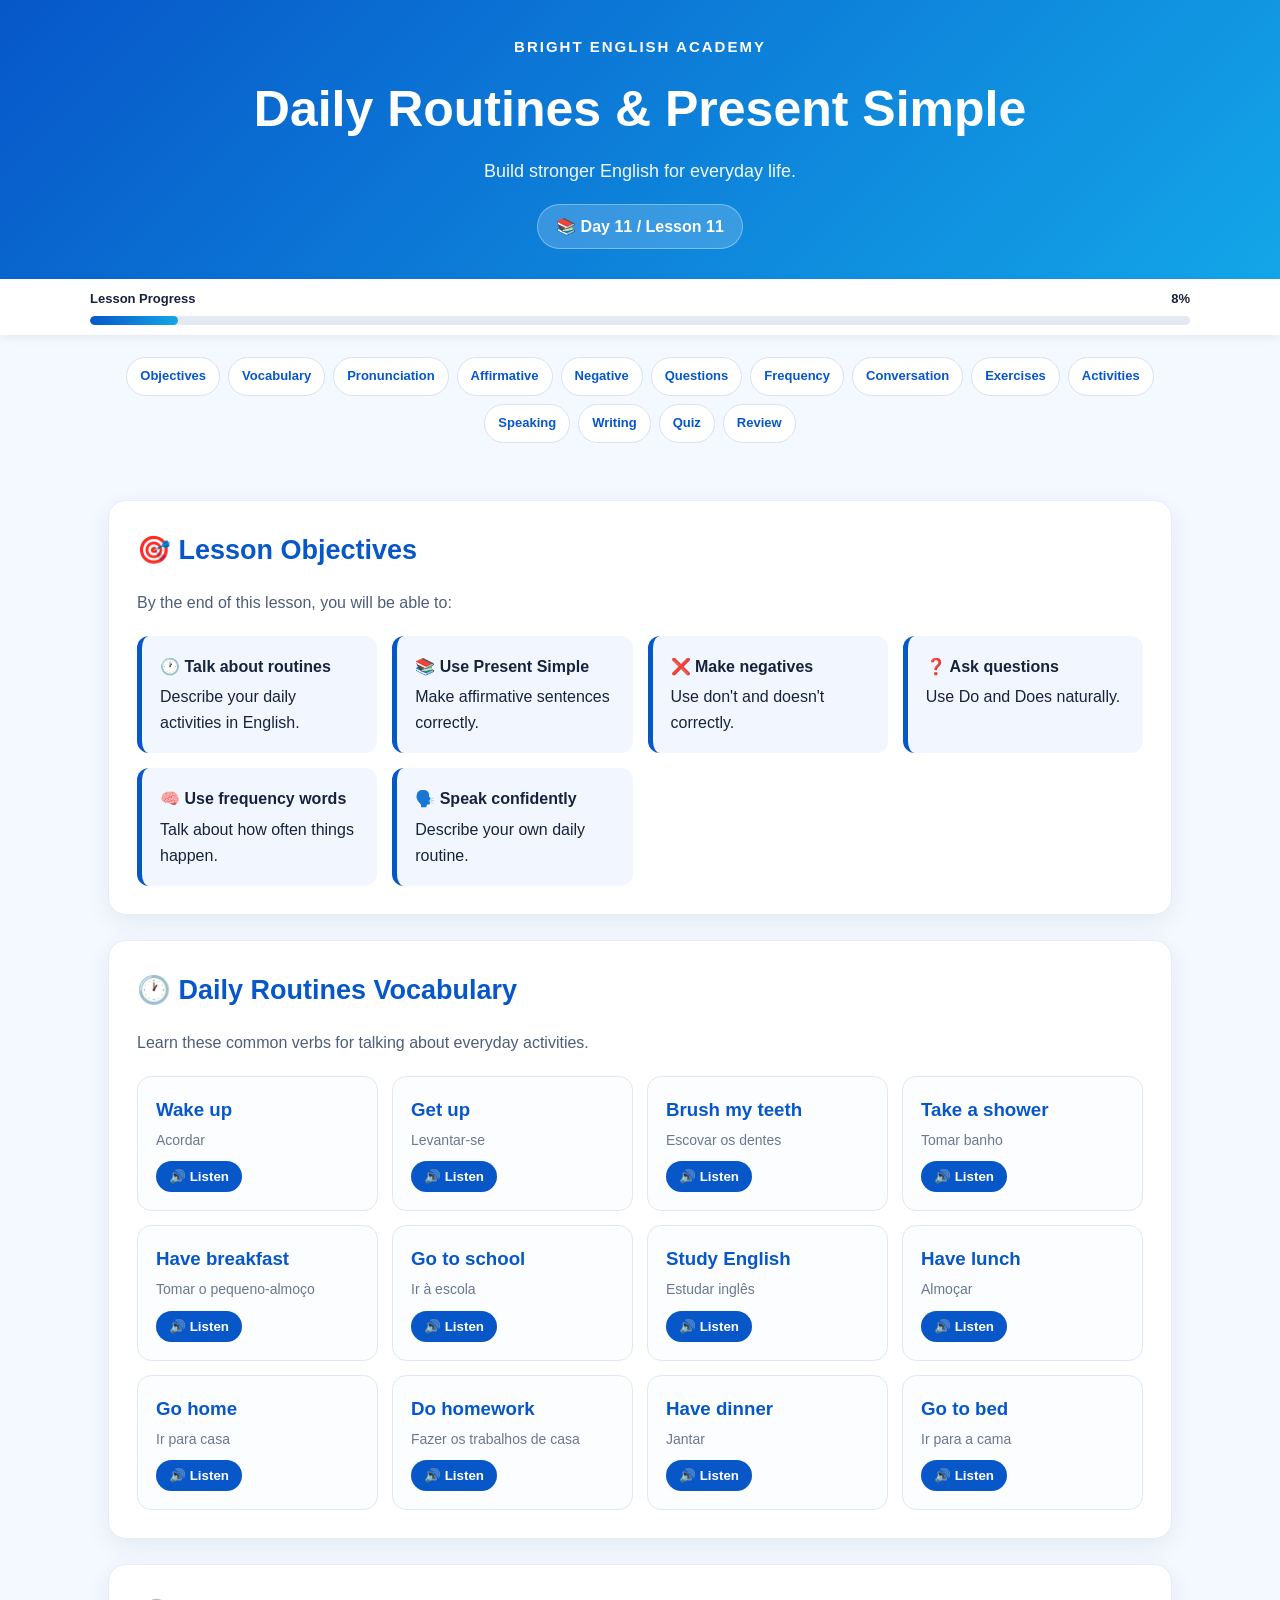
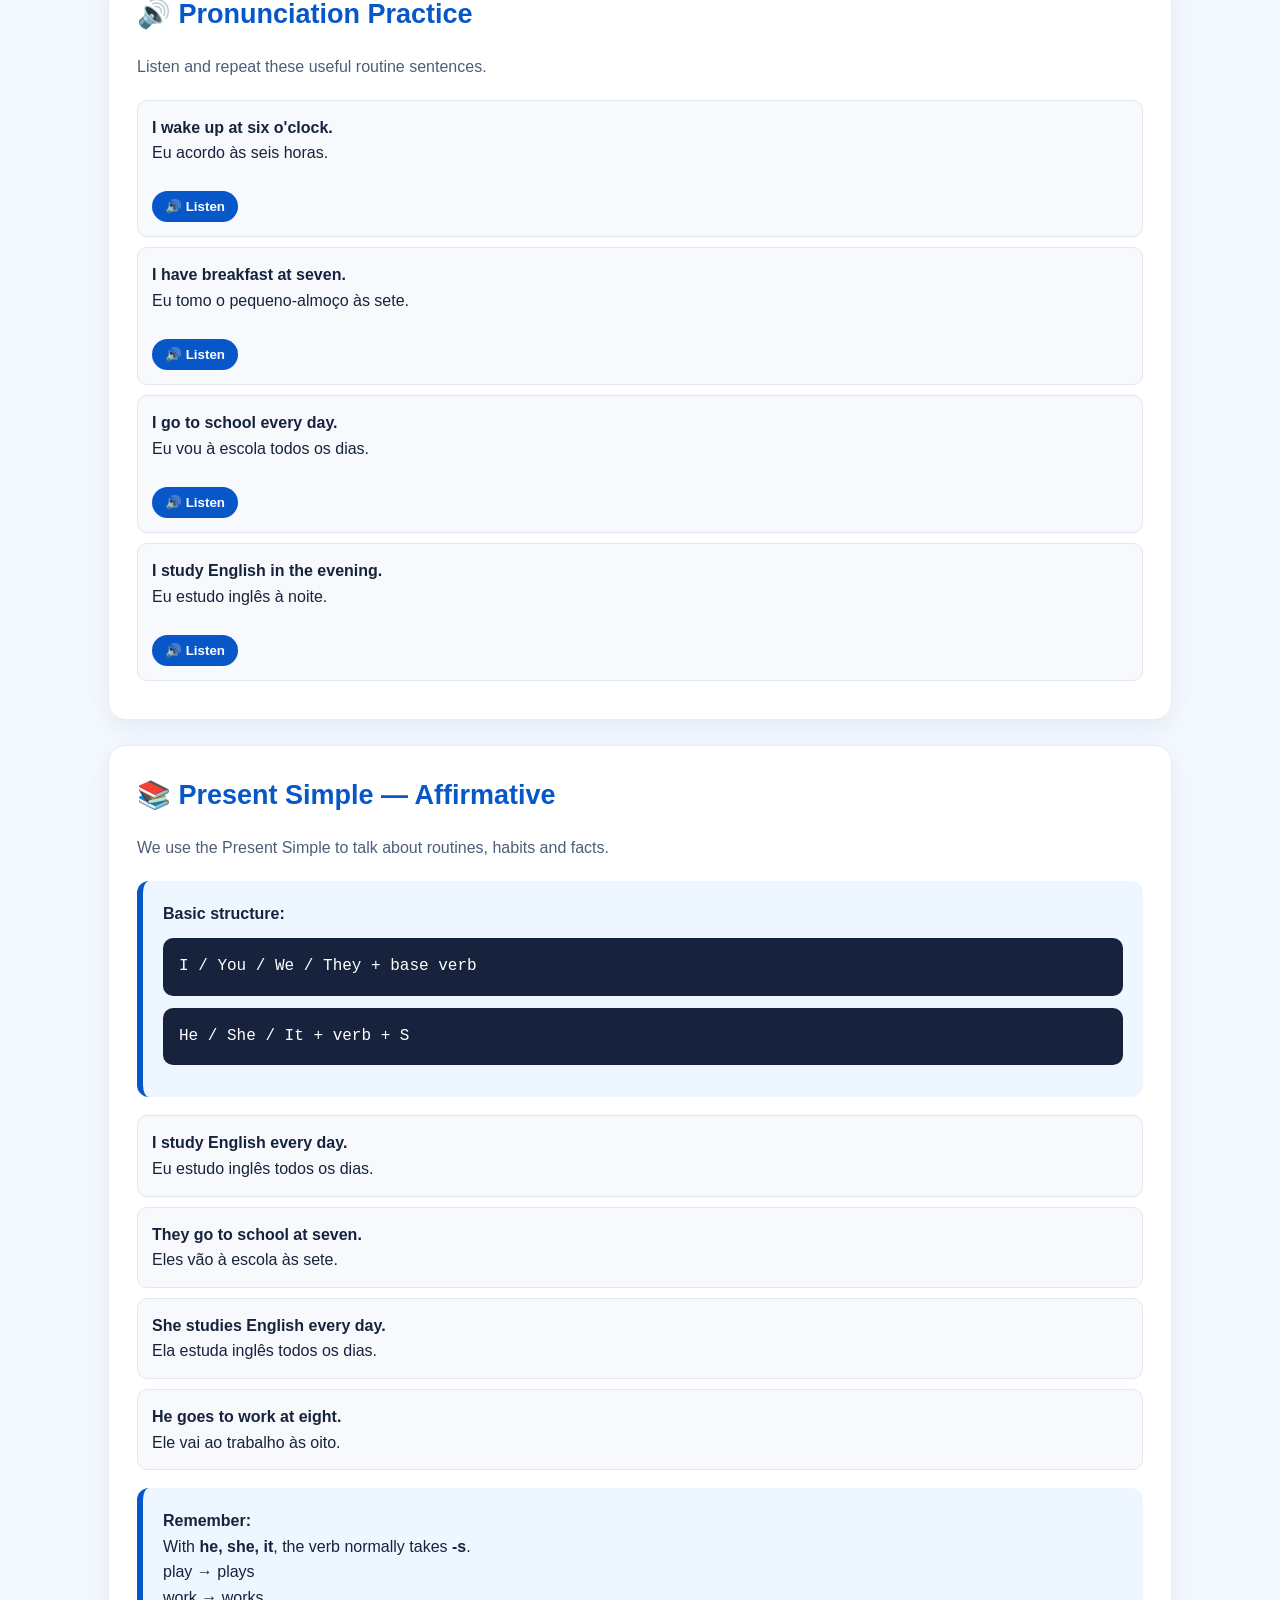
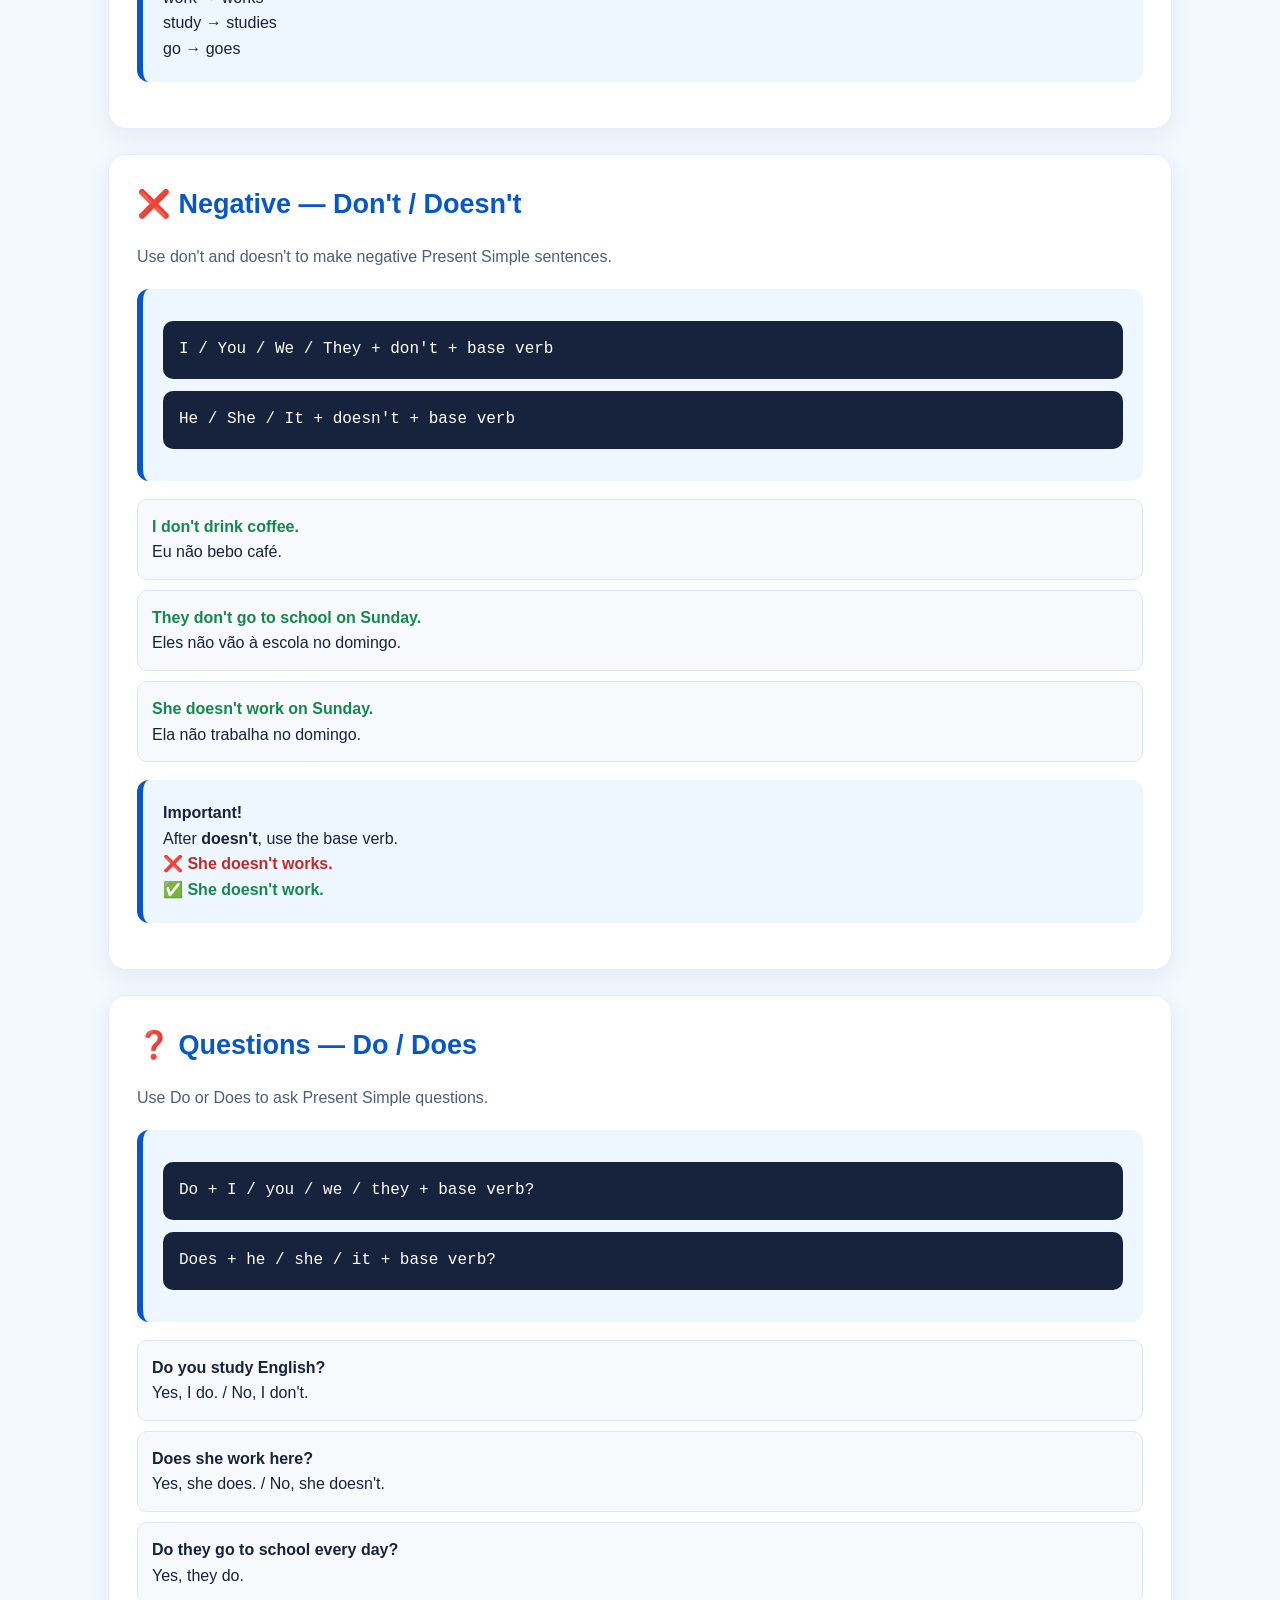
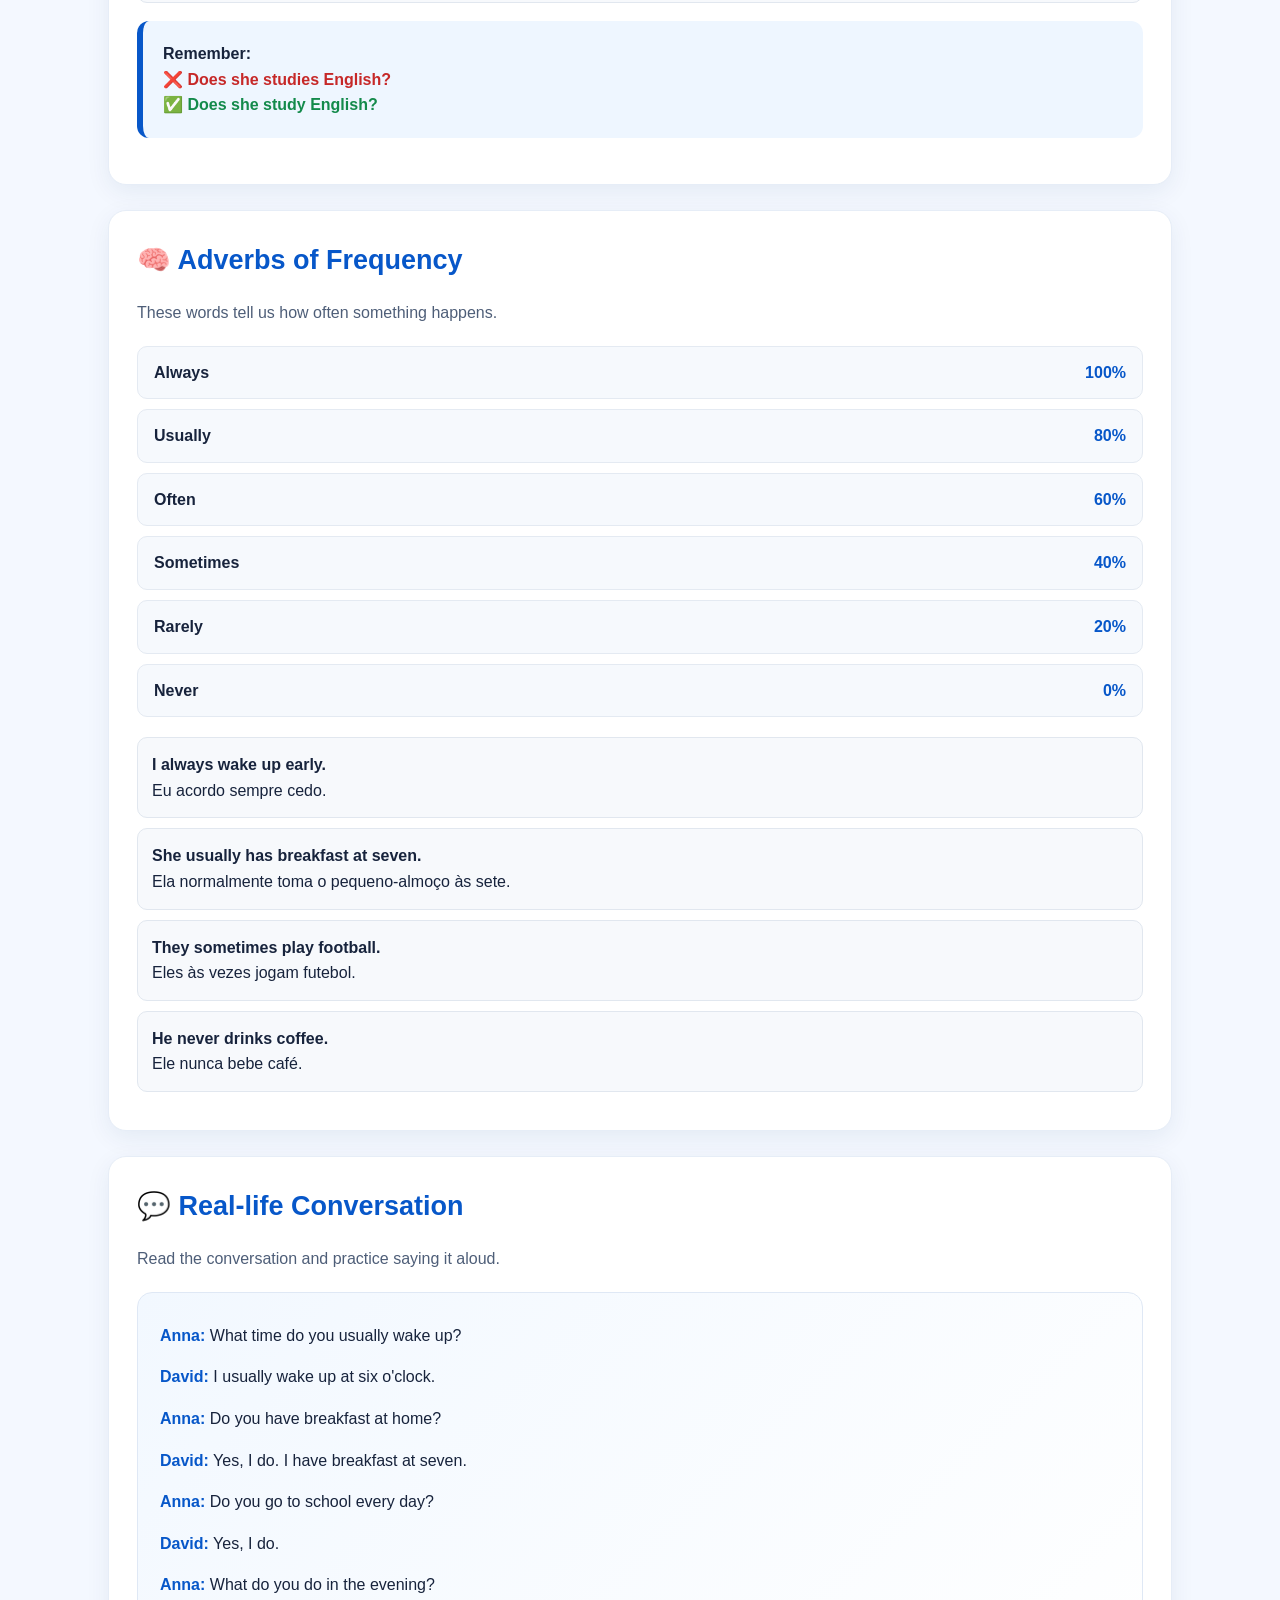
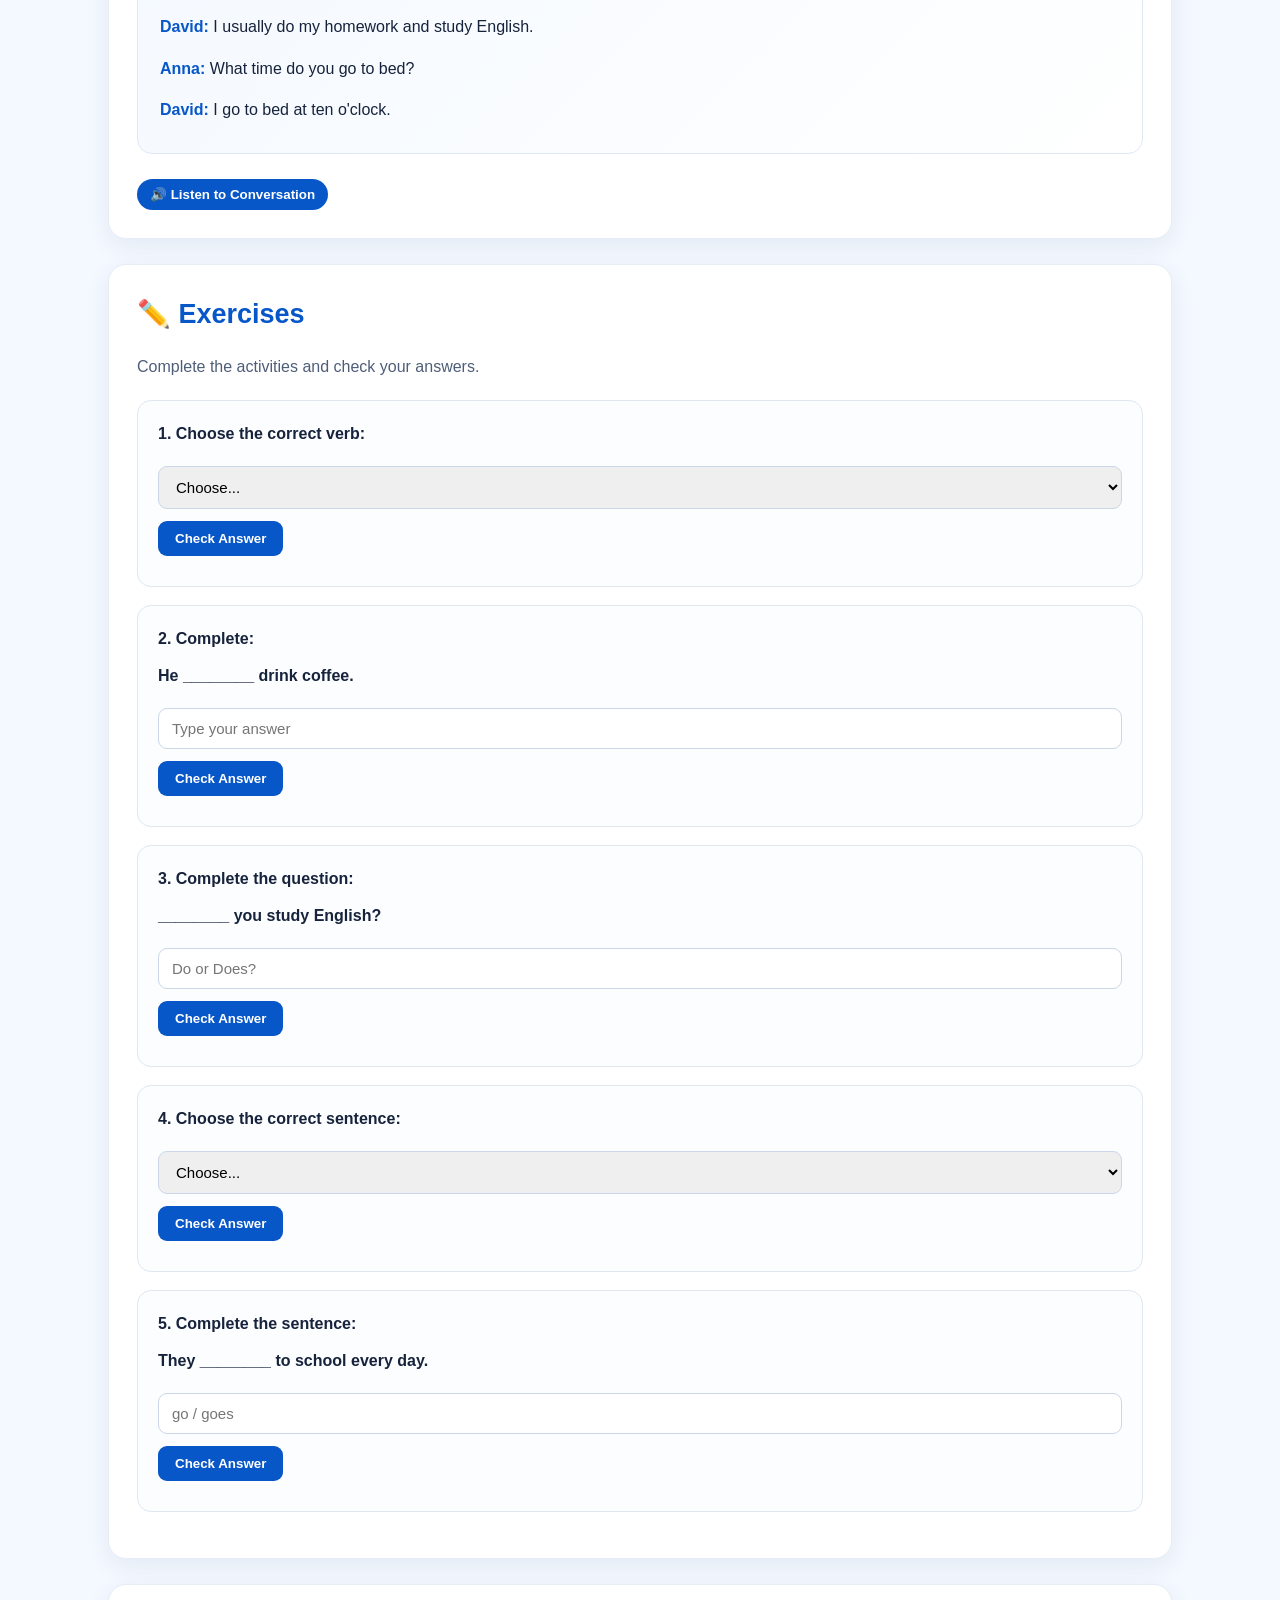
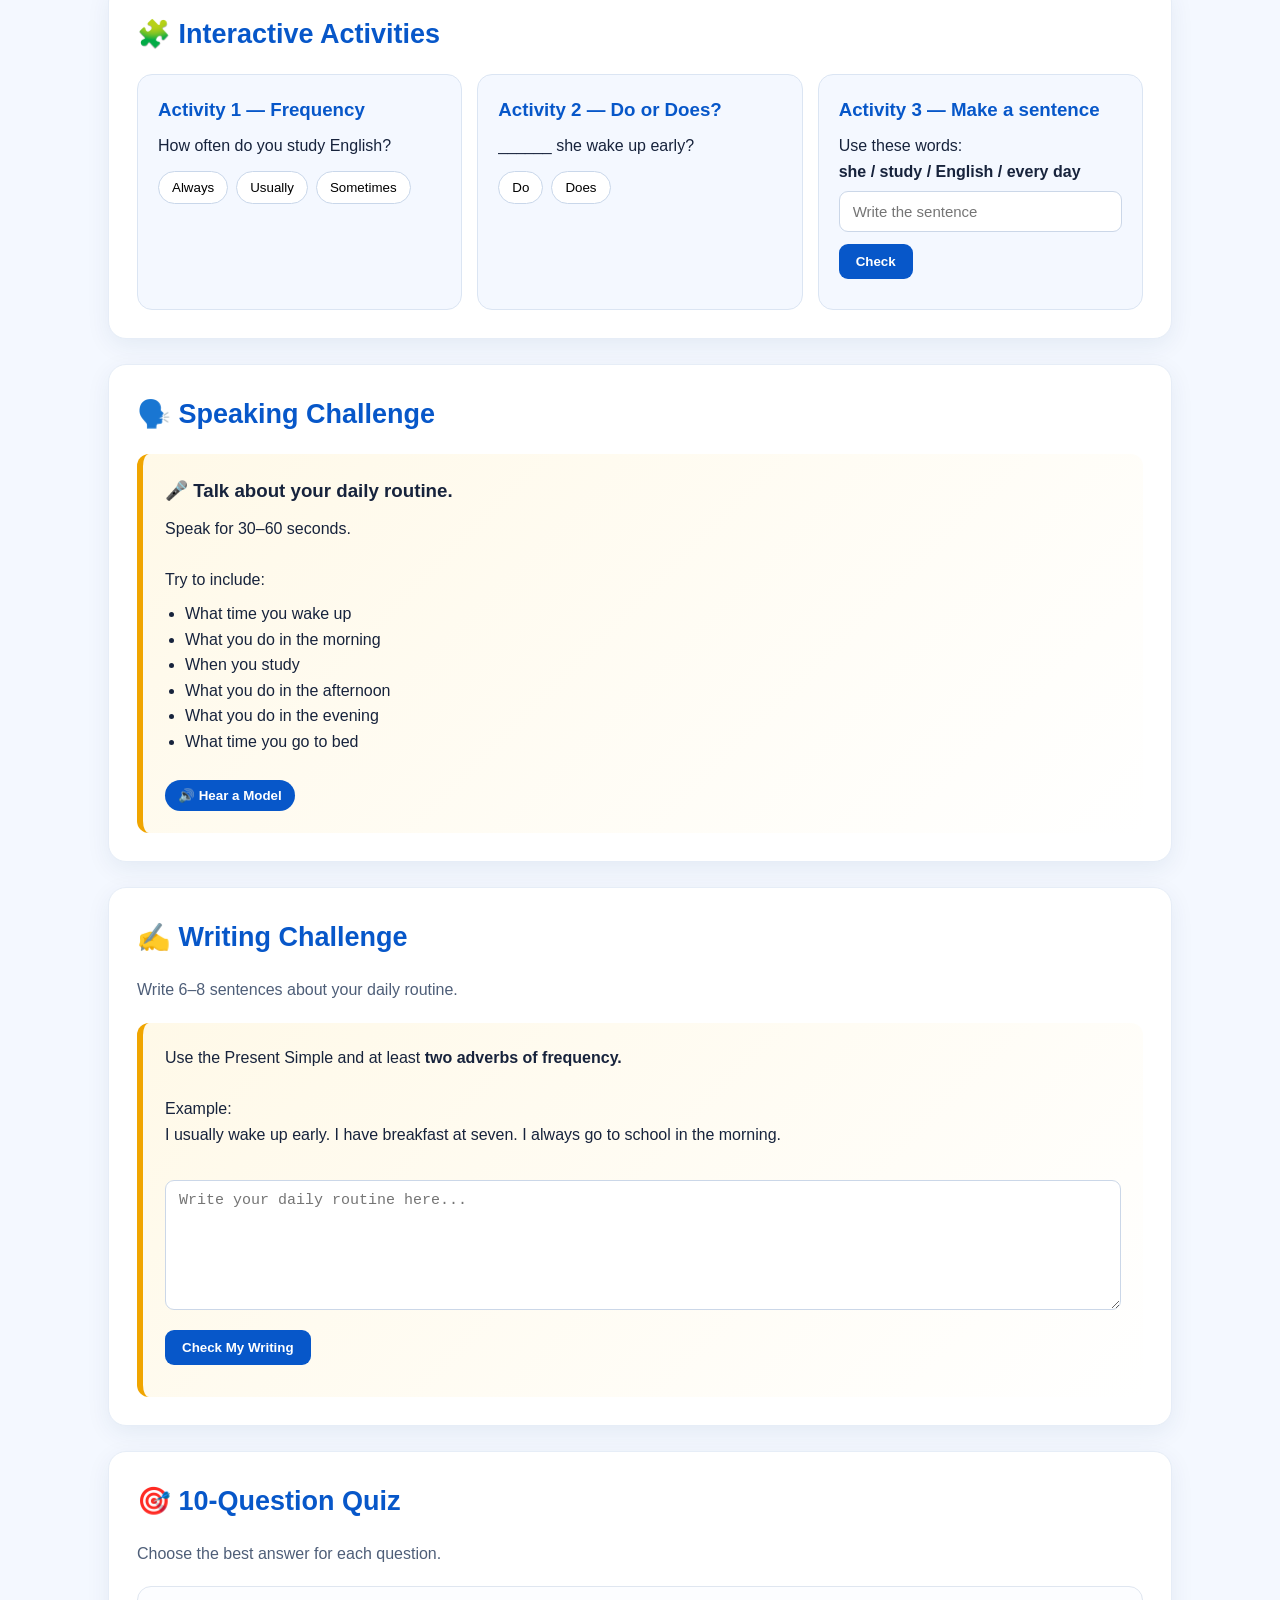
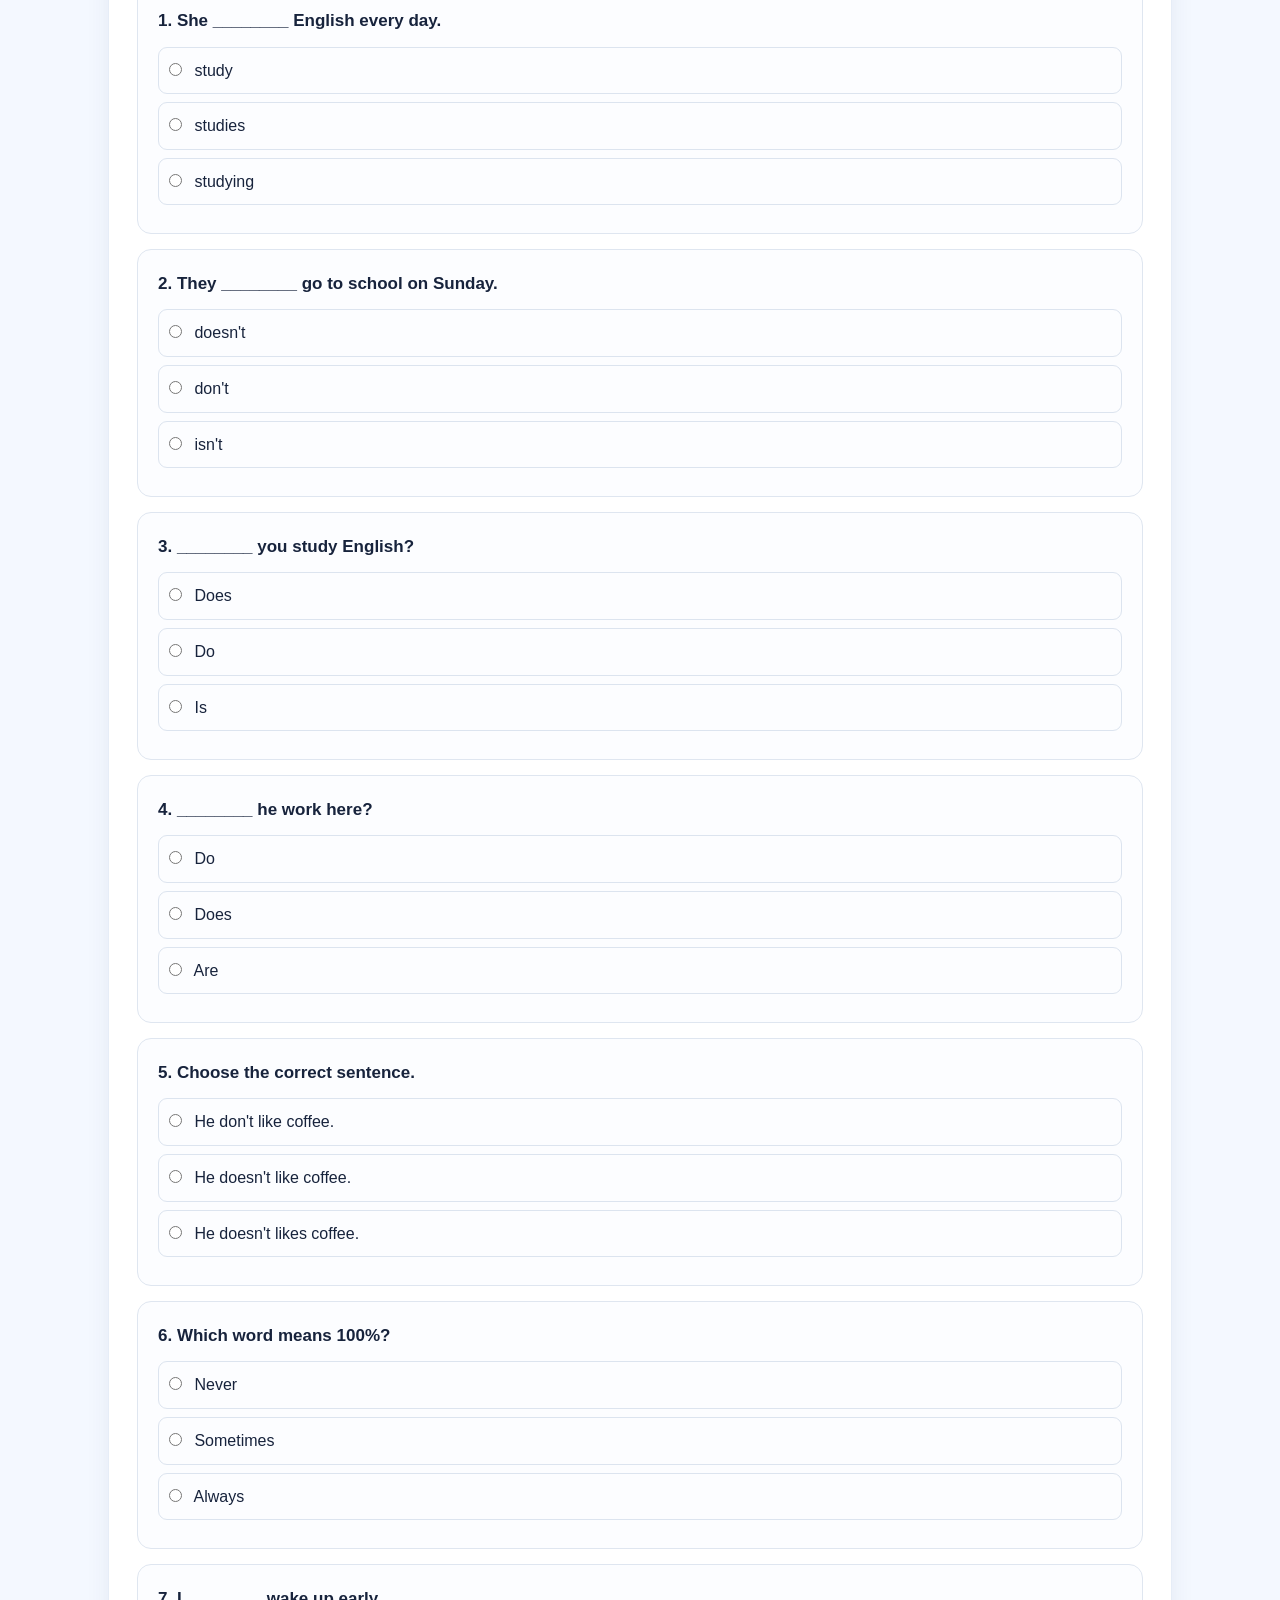
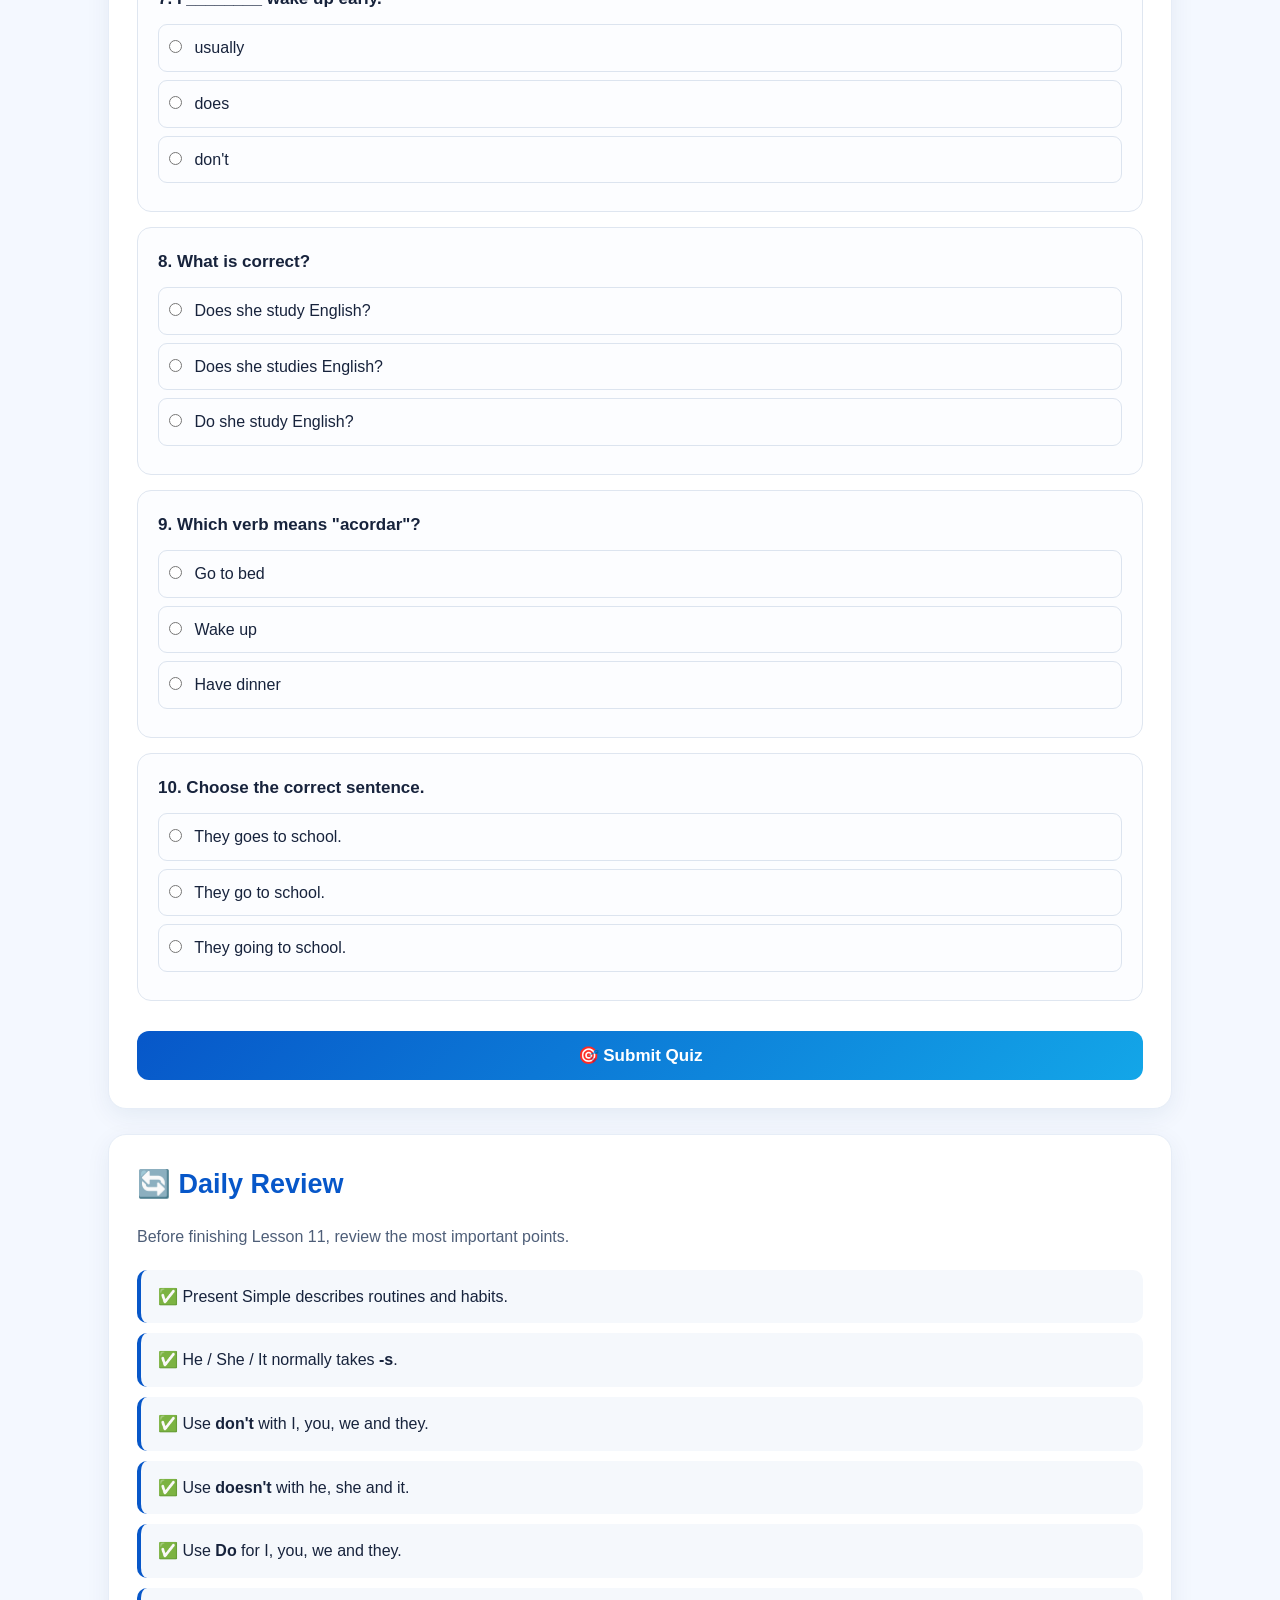
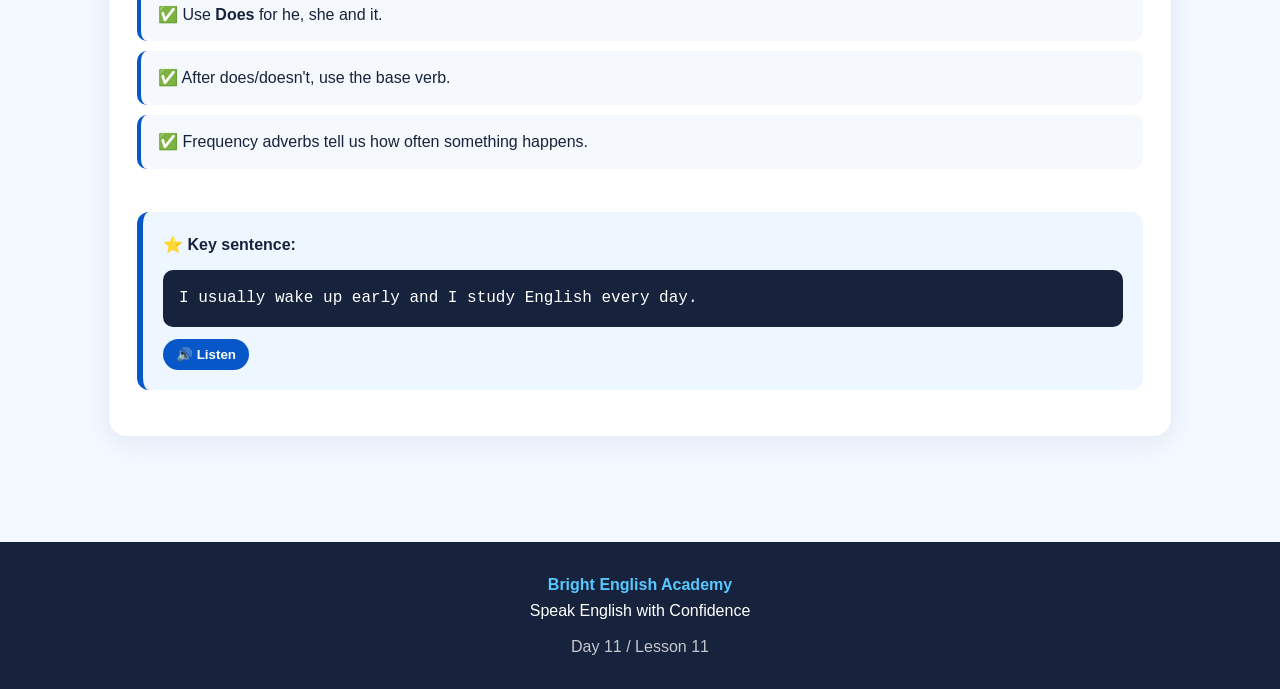
<file: lesson11.html>
<!DOCTYPE html>
<html lang="en">
<head>
    <meta charset="UTF-8">
    <meta name="viewport" content="width=device-width, initial-scale=1.0">

    <meta name="description"
          content="Bright English Academy - Day 11: Daily Routines and Present Simple.">

    <title>Day 11 — Daily Routines & Present Simple | Bright English Academy</title>

    <style>
        * {
            box-sizing: border-box;
            margin: 0;
            padding: 0;
        }

        html {
            scroll-behavior: smooth;
        }

        body {
            font-family: Arial, Helvetica, sans-serif;
            background: #f4f8ff;
            color: #17233c;
            line-height: 1.6;
        }

        /* =========================
           HEADER
        ========================= */

        header {
            background: linear-gradient(135deg, #0757c9, #13a6e8);
            color: white;
            padding: 35px 20px 30px;
            text-align: center;
            box-shadow: 0 5px 18px rgba(0, 0, 0, 0.12);
        }

        .academy-name {
            font-size: 15px;
            font-weight: bold;
            letter-spacing: 2px;
            text-transform: uppercase;
            margin-bottom: 10px;
        }

        header h1 {
            font-size: clamp(30px, 5vw, 50px);
            margin-bottom: 8px;
        }

        header p {
            font-size: 18px;
            opacity: 0.95;
        }

        .day-badge {
            display: inline-block;
            margin-top: 18px;
            padding: 9px 18px;
            background: rgba(255,255,255,0.18);
            border: 1px solid rgba(255,255,255,0.35);
            border-radius: 30px;
            font-weight: bold;
        }

        /* =========================
           PROGRESS
        ========================= */

        .progress-container {
            position: sticky;
            top: 0;
            z-index: 1000;
            background: white;
            box-shadow: 0 2px 10px rgba(0,0,0,0.08);
            padding: 10px 18px;
        }

        .progress-info {
            max-width: 1100px;
            margin: auto;
            display: flex;
            justify-content: space-between;
            align-items: center;
            font-size: 13px;
            font-weight: bold;
            margin-bottom: 6px;
        }

        .progress-bar {
            max-width: 1100px;
            height: 9px;
            background: #e5eaf2;
            border-radius: 20px;
            margin: auto;
            overflow: hidden;
        }

        .progress-fill {
            height: 100%;
            width: 0%;
            background: linear-gradient(90deg, #0757c9, #13a6e8);
            border-radius: 20px;
            transition: width 0.4s ease;
        }

        /* =========================
           NAVIGATION
        ========================= */

        nav {
            max-width: 1100px;
            margin: 22px auto;
            padding: 0 18px;
            display: flex;
            flex-wrap: wrap;
            gap: 8px;
            justify-content: center;
        }

        nav a {
            text-decoration: none;
            color: #0757c9;
            background: white;
            border: 1px solid #d8e2f2;
            padding: 8px 13px;
            border-radius: 20px;
            font-size: 13px;
            font-weight: bold;
            transition: 0.2s;
        }

        nav a:hover {
            background: #0757c9;
            color: white;
            transform: translateY(-2px);
        }

        /* =========================
           MAIN
        ========================= */

        main {
            max-width: 1100px;
            margin: auto;
            padding: 10px 18px 60px;
        }

        section {
            background: white;
            border-radius: 18px;
            padding: 28px;
            margin: 25px 0;
            box-shadow: 0 7px 25px rgba(20, 53, 100, 0.07);
            border: 1px solid #e6edf7;
        }

        .section-title {
            color: #0757c9;
            font-size: 27px;
            margin-bottom: 18px;
        }

        .section-subtitle {
            color: #4e5e78;
            margin-bottom: 20px;
        }

        /* =========================
           OBJECTIVES
        ========================= */

        .objectives {
            display: grid;
            grid-template-columns: repeat(auto-fit, minmax(210px, 1fr));
            gap: 15px;
        }

        .objective {
            background: #f2f7ff;
            border-left: 5px solid #0757c9;
            padding: 18px;
            border-radius: 12px;
        }

        .objective strong {
            display: block;
            margin-bottom: 5px;
        }

        /* =========================
           VOCABULARY
        ========================= */

        .vocab-grid {
            display: grid;
            grid-template-columns: repeat(auto-fit, minmax(210px, 1fr));
            gap: 14px;
        }

        .vocab-card {
            border: 1px solid #e1e8f2;
            border-radius: 14px;
            padding: 18px;
            background: #fbfdff;
            transition: 0.2s;
        }

        .vocab-card:hover {
            transform: translateY(-3px);
            box-shadow: 0 8px 20px rgba(0,0,0,0.07);
        }

        .vocab-card h3 {
            color: #0757c9;
            margin-bottom: 4px;
        }

        .translation {
            color: #6a7890;
            font-size: 14px;
            margin-bottom: 10px;
        }

        .listen-btn {
            border: none;
            background: #0757c9;
            color: white;
            padding: 8px 13px;
            border-radius: 20px;
            cursor: pointer;
            font-weight: bold;
        }

        .listen-btn:hover {
            background: #06449e;
        }

        /* =========================
           TABLE
        ========================= */

        .table-wrapper {
            overflow-x: auto;
        }

        table {
            width: 100%;
            border-collapse: collapse;
            min-width: 600px;
        }

        th {
            background: #0757c9;
            color: white;
            padding: 13px;
            text-align: left;
        }

        td {
            padding: 13px;
            border-bottom: 1px solid #e4eaf2;
        }

        tr:nth-child(even) {
            background: #f7faff;
        }

        /* =========================
           GRAMMAR BOX
        ========================= */

        .grammar-box {
            background: #eef6ff;
            border-left: 6px solid #0757c9;
            padding: 20px;
            border-radius: 12px;
            margin: 18px 0;
        }

        .formula {
            background: #17233c;
            color: white;
            padding: 16px;
            border-radius: 10px;
            font-family: "Courier New", monospace;
            margin: 12px 0;
            overflow-x: auto;
        }

        .example {
            background: #f7f9fc;
            border: 1px solid #e1e7ef;
            padding: 14px;
            border-radius: 10px;
            margin: 10px 0;
        }

        .correct {
            color: #138a4b;
            font-weight: bold;
        }

        .wrong {
            color: #c62828;
            font-weight: bold;
        }

        /* =========================
           FREQUENCY
        ========================= */

        .frequency-list {
            display: grid;
            gap: 10px;
            margin-top: 15px;
        }

        .frequency-item {
            display: flex;
            justify-content: space-between;
            padding: 13px 16px;
            border-radius: 10px;
            background: #f6f9fd;
            border: 1px solid #e4eaf2;
        }

        .frequency-number {
            color: #0757c9;
            font-weight: bold;
        }

        /* =========================
           CONVERSATION
        ========================= */

        .conversation {
            background: linear-gradient(135deg, #f2f8ff, #ffffff);
            padding: 22px;
            border-radius: 15px;
            border: 1px solid #dfe8f5;
        }

        .line {
            padding: 8px 0;
        }

        .speaker {
            color: #0757c9;
            font-weight: bold;
        }

        /* =========================
           EXERCISES
        ========================= */

        .exercise {
            margin: 18px 0;
            padding: 20px;
            border: 1px solid #dfe6f0;
            border-radius: 14px;
            background: #fcfdff;
        }

        .exercise p {
            margin-bottom: 12px;
            font-weight: bold;
        }

        input[type="text"],
        textarea,
        select {
            width: 100%;
            padding: 11px 13px;
            border: 1px solid #cbd7e8;
            border-radius: 9px;
            font-size: 15px;
            margin-top: 7px;
            outline: none;
        }

        input[type="text"]:focus,
        textarea:focus,
        select:focus {
            border-color: #0757c9;
            box-shadow: 0 0 0 3px rgba(7,87,201,0.08);
        }

        textarea {
            min-height: 130px;
            resize: vertical;
        }

        .check-btn {
            margin-top: 12px;
            background: #0757c9;
            color: white;
            border: none;
            padding: 10px 17px;
            border-radius: 9px;
            cursor: pointer;
            font-weight: bold;
        }

        .check-btn:hover {
            background: #06449e;
        }

        .feedback {
            margin-top: 10px;
            font-weight: bold;
        }

        /* =========================
           INTERACTIVE CARDS
        ========================= */

        .activity-grid {
            display: grid;
            grid-template-columns: repeat(auto-fit, minmax(230px, 1fr));
            gap: 15px;
        }

        .activity-card {
            padding: 20px;
            border-radius: 15px;
            background: #f4f8ff;
            border: 1px solid #dbe5f3;
        }

        .activity-card h3 {
            color: #0757c9;
            margin-bottom: 8px;
        }

        .choice-group {
            display: flex;
            flex-wrap: wrap;
            gap: 8px;
            margin-top: 12px;
        }

        .choice-btn {
            border: 1px solid #c9d7ea;
            background: white;
            padding: 8px 13px;
            border-radius: 20px;
            cursor: pointer;
        }

        .choice-btn:hover {
            background: #eaf3ff;
        }

        .choice-btn.selected {
            background: #0757c9;
            color: white;
            border-color: #0757c9;
        }

        /* =========================
           CHALLENGES
        ========================= */

        .challenge {
            background: linear-gradient(135deg, #fff9e8, #fff);
            border-left: 6px solid #f0a500;
            padding: 22px;
            border-radius: 12px;
        }

        /* =========================
           QUIZ
        ========================= */

        .quiz-question {
            padding: 20px;
            border: 1px solid #dfe6f0;
            border-radius: 14px;
            margin: 15px 0;
            background: #fcfdff;
        }

        .quiz-question h3 {
            font-size: 17px;
            margin-bottom: 12px;
        }

        .option {
            display: block;
            margin: 8px 0;
            padding: 10px;
            border: 1px solid #dce4ef;
            border-radius: 9px;
            cursor: pointer;
            transition: 0.2s;
        }

        .option:hover {
            background: #f0f6ff;
        }

        .option input {
            margin-right: 8px;
        }

        .quiz-btn {
            width: 100%;
            border: none;
            padding: 14px;
            background: linear-gradient(135deg, #0757c9, #13a6e8);
            color: white;
            border-radius: 12px;
            font-size: 17px;
            font-weight: bold;
            cursor: pointer;
            margin-top: 15px;
        }

        .quiz-result {
            display: none;
            margin-top: 20px;
            padding: 22px;
            text-align: center;
            background: #eef8f2;
            border: 1px solid #b9e2ca;
            border-radius: 14px;
        }

        .score-number {
            font-size: 40px;
            color: #138a4b;
            font-weight: bold;
        }

        /* =========================
           REVIEW
        ========================= */

        .review-list {
            display: grid;
            gap: 10px;
        }

        .review-item {
            padding: 14px 17px;
            border-radius: 10px;
            background: #f5f8fc;
            border-left: 4px solid #0757c9;
        }

        /* =========================
           FOOTER
        ========================= */

        footer {
            background: #17233c;
            color: white;
            text-align: center;
            padding: 30px 18px;
            margin-top: 20px;
        }

        footer strong {
            color: #58c7ff;
        }

        /* =========================
           MOBILE
        ========================= */

        @media (max-width: 650px) {

            header {
                padding: 28px 15px;
            }

            section {
                padding: 20px;
                border-radius: 14px;
            }

            .section-title {
                font-size: 23px;
            }

            .frequency-item {
                flex-direction: column;
                gap: 3px;
            }

            nav {
                padding: 0 10px;
            }
        }
    </style>
</head>

<body>

<header>

    <div class="academy-name">
        Bright English Academy
    </div>

    <h1>Daily Routines & Present Simple</h1>

    <p>Build stronger English for everyday life.</p>

    <div class="day-badge">
        📚 Day 11 / Lesson 11
    </div>

</header>

<!-- PROGRESS -->
<div class="progress-container">

    <div class="progress-info">
        <span>Lesson Progress</span>
        <span id="progressText">0%</span>
    </div>

    <div class="progress-bar">
        <div class="progress-fill" id="progressFill"></div>
    </div>

</div>

<!-- NAVIGATION -->
<nav>

    <a href="#objectives">Objectives</a>
    <a href="#vocabulary">Vocabulary</a>
    <a href="#pronunciation">Pronunciation</a>
    <a href="#affirmative">Affirmative</a>
    <a href="#negative">Negative</a>
    <a href="#questions">Questions</a>
    <a href="#frequency">Frequency</a>
    <a href="#conversation">Conversation</a>
    <a href="#exercises">Exercises</a>
    <a href="#activities">Activities</a>
    <a href="#speaking">Speaking</a>
    <a href="#writing">Writing</a>
    <a href="#quiz">Quiz</a>
    <a href="#review">Review</a>

</nav>

<main>

<!-- =========================
     OBJECTIVES
========================= -->

<section id="objectives">

    <h2 class="section-title">
        🎯 Lesson Objectives
    </h2>

    <p class="section-subtitle">
        By the end of this lesson, you will be able to:
    </p>

    <div class="objectives">

        <div class="objective">
            <strong>🕐 Talk about routines</strong>
            Describe your daily activities in English.
        </div>

        <div class="objective">
            <strong>📚 Use Present Simple</strong>
            Make affirmative sentences correctly.
        </div>

        <div class="objective">
            <strong>❌ Make negatives</strong>
            Use don't and doesn't correctly.
        </div>

        <div class="objective">
            <strong>❓ Ask questions</strong>
            Use Do and Does naturally.
        </div>

        <div class="objective">
            <strong>🧠 Use frequency words</strong>
            Talk about how often things happen.
        </div>

        <div class="objective">
            <strong>🗣️ Speak confidently</strong>
            Describe your own daily routine.
        </div>

    </div>

</section>


<!-- =========================
     VOCABULARY
========================= -->

<section id="vocabulary">

    <h2 class="section-title">
        🕐 Daily Routines Vocabulary
    </h2>

    <p class="section-subtitle">
        Learn these common verbs for talking about everyday activities.
    </p>

    <div class="vocab-grid">

        <div class="vocab-card">
            <h3>Wake up</h3>
            <div class="translation">Acordar</div>
            <button class="listen-btn" onclick="speak('Wake up')">🔊 Listen</button>
        </div>

        <div class="vocab-card">
            <h3>Get up</h3>
            <div class="translation">Levantar-se</div>
            <button class="listen-btn" onclick="speak('Get up')">🔊 Listen</button>
        </div>

        <div class="vocab-card">
            <h3>Brush my teeth</h3>
            <div class="translation">Escovar os dentes</div>
            <button class="listen-btn" onclick="speak('Brush my teeth')">🔊 Listen</button>
        </div>

        <div class="vocab-card">
            <h3>Take a shower</h3>
            <div class="translation">Tomar banho</div>
            <button class="listen-btn" onclick="speak('Take a shower')">🔊 Listen</button>
        </div>

        <div class="vocab-card">
            <h3>Have breakfast</h3>
            <div class="translation">Tomar o pequeno-almoço</div>
            <button class="listen-btn" onclick="speak('Have breakfast')">🔊 Listen</button>
        </div>

        <div class="vocab-card">
            <h3>Go to school</h3>
            <div class="translation">Ir à escola</div>
            <button class="listen-btn" onclick="speak('Go to school')">🔊 Listen</button>
        </div>

        <div class="vocab-card">
            <h3>Study English</h3>
            <div class="translation">Estudar inglês</div>
            <button class="listen-btn" onclick="speak('Study English')">🔊 Listen</button>
        </div>

        <div class="vocab-card">
            <h3>Have lunch</h3>
            <div class="translation">Almoçar</div>
            <button class="listen-btn" onclick="speak('Have lunch')">🔊 Listen</button>
        </div>

        <div class="vocab-card">
            <h3>Go home</h3>
            <div class="translation">Ir para casa</div>
            <button class="listen-btn" onclick="speak('Go home')">🔊 Listen</button>
        </div>

        <div class="vocab-card">
            <h3>Do homework</h3>
            <div class="translation">Fazer os trabalhos de casa</div>
            <button class="listen-btn" onclick="speak('Do homework')">🔊 Listen</button>
        </div>

        <div class="vocab-card">
            <h3>Have dinner</h3>
            <div class="translation">Jantar</div>
            <button class="listen-btn" onclick="speak('Have dinner')">🔊 Listen</button>
        </div>

        <div class="vocab-card">
            <h3>Go to bed</h3>
            <div class="translation">Ir para a cama</div>
            <button class="listen-btn" onclick="speak('Go to bed')">🔊 Listen</button>
        </div>

    </div>

</section>


<!-- =========================
     PRONUNCIATION
========================= -->

<section id="pronunciation">

    <h2 class="section-title">
        🔊 Pronunciation Practice
    </h2>

    <p class="section-subtitle">
        Listen and repeat these useful routine sentences.
    </p>

    <div class="example">
        <strong>I wake up at six o'clock.</strong><br>
        Eu acordo às seis horas.
        <br><br>
        <button class="listen-btn" onclick="speak('I wake up at six o’clock.')">
            🔊 Listen
        </button>
    </div>

    <div class="example">
        <strong>I have breakfast at seven.</strong><br>
        Eu tomo o pequeno-almoço às sete.
        <br><br>
        <button class="listen-btn" onclick="speak('I have breakfast at seven.')">
            🔊 Listen
        </button>
    </div>

    <div class="example">
        <strong>I go to school every day.</strong><br>
        Eu vou à escola todos os dias.
        <br><br>
        <button class="listen-btn" onclick="speak('I go to school every day.')">
            🔊 Listen
        </button>
    </div>

    <div class="example">
        <strong>I study English in the evening.</strong><br>
        Eu estudo inglês à noite.
        <br><br>
        <button class="listen-btn" onclick="speak('I study English in the evening.')">
            🔊 Listen
        </button>
    </div>

</section>


<!-- =========================
     AFFIRMATIVE
========================= -->

<section id="affirmative">

    <h2 class="section-title">
        📚 Present Simple — Affirmative
    </h2>

    <p class="section-subtitle">
        We use the Present Simple to talk about routines, habits and facts.
    </p>

    <div class="grammar-box">

        <strong>Basic structure:</strong>

        <div class="formula">
            I / You / We / They + base verb
        </div>

        <div class="formula">
            He / She / It + verb + S
        </div>

    </div>

    <div class="example">
        <strong>I study English every day.</strong>
        <br>
        Eu estudo inglês todos os dias.
    </div>

    <div class="example">
        <strong>They go to school at seven.</strong>
        <br>
        Eles vão à escola às sete.
    </div>

    <div class="example">
        <strong>She studies English every day.</strong>
        <br>
        Ela estuda inglês todos os dias.
    </div>

    <div class="example">
        <strong>He goes to work at eight.</strong>
        <br>
        Ele vai ao trabalho às oito.
    </div>

    <div class="grammar-box">

        <strong>Remember:</strong>

        <p>
            With <strong>he, she, it</strong>, the verb normally takes
            <strong>-s</strong>.
        </p>

        <p>
            play → plays
        </p>

        <p>
            work → works
        </p>

        <p>
            study → studies
        </p>

        <p>
            go → goes
        </p>

    </div>

</section>


<!-- =========================
     NEGATIVE
========================= -->

<section id="negative">

    <h2 class="section-title">
        ❌ Negative — Don't / Doesn't
    </h2>

    <p class="section-subtitle">
        Use don't and doesn't to make negative Present Simple sentences.
    </p>

    <div class="grammar-box">

        <div class="formula">
            I / You / We / They + don't + base verb
        </div>

        <div class="formula">
            He / She / It + doesn't + base verb
        </div>

    </div>

    <div class="example">
        <span class="correct">
            I don't drink coffee.
        </span>
        <br>
        Eu não bebo café.
    </div>

    <div class="example">
        <span class="correct">
            They don't go to school on Sunday.
        </span>
        <br>
        Eles não vão à escola no domingo.
    </div>

    <div class="example">
        <span class="correct">
            She doesn't work on Sunday.
        </span>
        <br>
        Ela não trabalha no domingo.
    </div>

    <div class="grammar-box">

        <strong>Important!</strong>

        <p>
            After <strong>doesn't</strong>, use the base verb.
        </p>

        <p class="wrong">
            ❌ She doesn't works.
        </p>

        <p class="correct">
            ✅ She doesn't work.
        </p>

    </div>

</section>


<!-- =========================
     QUESTIONS
========================= -->

<section id="questions">

    <h2 class="section-title">
        ❓ Questions — Do / Does
    </h2>

    <p class="section-subtitle">
        Use Do or Does to ask Present Simple questions.
    </p>

    <div class="grammar-box">

        <div class="formula">
            Do + I / you / we / they + base verb?
        </div>

        <div class="formula">
            Does + he / she / it + base verb?
        </div>

    </div>

    <div class="example">
        <strong>Do you study English?</strong>
        <br>
        Yes, I do. / No, I don't.
    </div>

    <div class="example">
        <strong>Does she work here?</strong>
        <br>
        Yes, she does. / No, she doesn't.
    </div>

    <div class="example">
        <strong>Do they go to school every day?</strong>
        <br>
        Yes, they do.
    </div>

    <div class="grammar-box">

        <strong>Remember:</strong>

        <p class="wrong">
            ❌ Does she studies English?
        </p>

        <p class="correct">
            ✅ Does she study English?
        </p>

    </div>

</section>


<!-- =========================
     FREQUENCY
========================= -->

<section id="frequency">

    <h2 class="section-title">
        🧠 Adverbs of Frequency
    </h2>

    <p class="section-subtitle">
        These words tell us how often something happens.
    </p>

    <div class="frequency-list">

        <div class="frequency-item">
            <span><strong>Always</strong></span>
            <span class="frequency-number">100%</span>
        </div>

        <div class="frequency-item">
            <span><strong>Usually</strong></span>
            <span class="frequency-number">80%</span>
        </div>

        <div class="frequency-item">
            <span><strong>Often</strong></span>
            <span class="frequency-number">60%</span>
        </div>

        <div class="frequency-item">
            <span><strong>Sometimes</strong></span>
            <span class="frequency-number">40%</span>
        </div>

        <div class="frequency-item">
            <span><strong>Rarely</strong></span>
            <span class="frequency-number">20%</span>
        </div>

        <div class="frequency-item">
            <span><strong>Never</strong></span>
            <span class="frequency-number">0%</span>
        </div>

    </div>

    <div class="example" style="margin-top:20px;">
        <strong>I always wake up early.</strong>
        <br>
        Eu acordo sempre cedo.
    </div>

    <div class="example">
        <strong>She usually has breakfast at seven.</strong>
        <br>
        Ela normalmente toma o pequeno-almoço às sete.
    </div>

    <div class="example">
        <strong>They sometimes play football.</strong>
        <br>
        Eles às vezes jogam futebol.
    </div>

    <div class="example">
        <strong>He never drinks coffee.</strong>
        <br>
        Ele nunca bebe café.
    </div>

</section>


<!-- =========================
     CONVERSATION
========================= -->

<section id="conversation">

    <h2 class="section-title">
        💬 Real-life Conversation
    </h2>

    <p class="section-subtitle">
        Read the conversation and practice saying it aloud.
    </p>

    <div class="conversation">

        <div class="line">
            <span class="speaker">Anna:</span>
            What time do you usually wake up?
        </div>

        <div class="line">
            <span class="speaker">David:</span>
            I usually wake up at six o'clock.
        </div>

        <div class="line">
            <span class="speaker">Anna:</span>
            Do you have breakfast at home?
        </div>

        <div class="line">
            <span class="speaker">David:</span>
            Yes, I do. I have breakfast at seven.
        </div>

        <div class="line">
            <span class="speaker">Anna:</span>
            Do you go to school every day?
        </div>

        <div class="line">
            <span class="speaker">David:</span>
            Yes, I do.
        </div>

        <div class="line">
            <span class="speaker">Anna:</span>
            What do you do in the evening?
        </div>

        <div class="line">
            <span class="speaker">David:</span>
            I usually do my homework and study English.
        </div>

        <div class="line">
            <span class="speaker">Anna:</span>
            What time do you go to bed?
        </div>

        <div class="line">
            <span class="speaker">David:</span>
            I go to bed at ten o'clock.
        </div>

    </div>

    <br>

    <button class="listen-btn"
            onclick="speak(`Anna. What time do you usually wake up? David. I usually wake up at six o'clock. Anna. Do you have breakfast at home? David. Yes, I do. I have breakfast at seven. Anna. Do you go to school every day? David. Yes, I do. Anna. What do you do in the evening? David. I usually do my homework and study English.`)">
        🔊 Listen to Conversation
    </button>

</section>


<!-- =========================
     EXERCISES
========================= -->

<section id="exercises">

    <h2 class="section-title">
        ✏️ Exercises
    </h2>

    <p class="section-subtitle">
        Complete the activities and check your answers.
    </p>

    <!-- Exercise 1 -->

    <div class="exercise">

        <p>1. Choose the correct verb:</p>

        <select id="ex1">
            <option value="">Choose...</option>
            <option value="go">She go to school every day.</option>
            <option value="goes">She goes to school every day.</option>
        </select>

        <button class="check-btn" onclick="checkExercise('ex1','goes','feedback1')">
            Check Answer
        </button>

        <div id="feedback1" class="feedback"></div>

    </div>


    <!-- Exercise 2 -->

    <div class="exercise">

        <p>2. Complete:</p>

        <p>
            He ________ drink coffee.
        </p>

        <input type="text" id="ex2" placeholder="Type your answer">

        <button class="check-btn" onclick="checkExercise('ex2','doesn’t','feedback2', ['doesn\\'t','doesnt','doesn’t'])">
            Check Answer
        </button>

        <div id="feedback2" class="feedback"></div>

    </div>


    <!-- Exercise 3 -->

    <div class="exercise">

        <p>3. Complete the question:</p>

        <p>
            ________ you study English?
        </p>

        <input type="text" id="ex3" placeholder="Do or Does?">

        <button class="check-btn" onclick="checkExercise('ex3','do','feedback3')">
            Check Answer
        </button>

        <div id="feedback3" class="feedback"></div>

    </div>


    <!-- Exercise 4 -->

    <div class="exercise">

        <p>4. Choose the correct sentence:</p>

        <select id="ex4">

            <option value="">Choose...</option>

            <option value="wrong">
                He don't go to school.
            </option>

            <option value="correct">
                He doesn't go to school.
            </option>

            <option value="wrong2">
                He doesn't goes to school.
            </option>

        </select>

        <button class="check-btn" onclick="checkExercise('ex4','correct','feedback4')">
            Check Answer
        </button>

        <div id="feedback4" class="feedback"></div>

    </div>


    <!-- Exercise 5 -->

    <div class="exercise">

        <p>5. Complete the sentence:</p>

        <p>
            They ________ to school every day.
        </p>

        <input type="text" id="ex5" placeholder="go / goes">

        <button class="check-btn" onclick="checkExercise('ex5','go','feedback5')">
            Check Answer
        </button>

        <div id="feedback5" class="feedback"></div>

    </div>

</section>


<!-- =========================
     INTERACTIVE ACTIVITIES
========================= -->

<section id="activities">

    <h2 class="section-title">
        🧩 Interactive Activities
    </h2>

    <div class="activity-grid">

        <div class="activity-card">

            <h3>Activity 1 — Frequency</h3>

            <p>
                How often do you study English?
            </p>

            <div class="choice-group">

                <button class="choice-btn"
                        onclick="selectChoice(this,'frequencyResult','Great! Now make a sentence: I always study English.')">
                    Always
                </button>

                <button class="choice-btn"
                        onclick="selectChoice(this,'frequencyResult','Good! Try: I usually study English.')">
                    Usually
                </button>

                <button class="choice-btn"
                        onclick="selectChoice(this,'frequencyResult','Excellent! Try: I sometimes study English.')">
                    Sometimes
                </button>

            </div>

            <p id="frequencyResult" class="feedback"></p>

        </div>


        <div class="activity-card">

            <h3>Activity 2 — Do or Does?</h3>

            <p>
                ______ she wake up early?
            </p>

            <div class="choice-group">

                <button class="choice-btn"
                        onclick="selectChoice(this,'doResult','Not quite. Try again.')">
                    Do
                </button>

                <button class="choice-btn"
                        onclick="selectChoice(this,'doResult','Correct! Does she wake up early?')">
                    Does
                </button>

            </div>

            <p id="doResult" class="feedback"></p>

        </div>


        <div class="activity-card">

            <h3>Activity 3 — Make a sentence</h3>

            <p>
                Use these words:
            </p>

            <p>
                <strong>she / study / English / every day</strong>
            </p>

            <input type="text"
                   id="sentenceInput"
                   placeholder="Write the sentence">

            <button class="check-btn"
                    onclick="checkSentence()">
                Check
            </button>

            <p id="sentenceResult" class="feedback"></p>

        </div>

    </div>

</section>


<!-- =========================
     SPEAKING
========================= -->

<section id="speaking">

    <h2 class="section-title">
        🗣️ Speaking Challenge
    </h2>

    <div class="challenge">

        <h3>🎤 Talk about your daily routine.</h3>

        <p style="margin-top:10px;">
            Speak for 30–60 seconds.
        </p>

        <br>

        <p>
            Try to include:
        </p>

        <ul style="margin-left:20px; margin-top:8px;">
            <li>What time you wake up</li>
            <li>What you do in the morning</li>
            <li>When you study</li>
            <li>What you do in the afternoon</li>
            <li>What you do in the evening</li>
            <li>What time you go to bed</li>
        </ul>

        <br>

        <button class="listen-btn"
                onclick="speak('I wake up at six o’clock. I have breakfast at seven. I go to school in the morning. I study English in the afternoon. In the evening, I do my homework. I go to bed at ten o’clock.')">
            🔊 Hear a Model
        </button>

    </div>

</section>


<!-- =========================
     WRITING
========================= -->

<section id="writing">

    <h2 class="section-title">
        ✍️ Writing Challenge
    </h2>

    <p class="section-subtitle">
        Write 6–8 sentences about your daily routine.
    </p>

    <div class="challenge">

        <p>
            Use the Present Simple and at least
            <strong>two adverbs of frequency.</strong>
        </p>

        <br>

        <p>
            Example:
        </p>

        <p>
            I usually wake up early. I have breakfast at seven.
            I always go to school in the morning.
        </p>

        <br>

        <textarea
            id="writingArea"
            placeholder="Write your daily routine here..."></textarea>

        <button class="check-btn"
                onclick="checkWriting()">
            Check My Writing
        </button>

        <p id="writingFeedback" class="feedback"></p>

    </div>

</section>


<!-- =========================
     QUIZ
========================= -->

<section id="quiz">

    <h2 class="section-title">
        🎯 10-Question Quiz
    </h2>

    <p class="section-subtitle">
        Choose the best answer for each question.
    </p>


    <!-- Q1 -->

    <div class="quiz-question">

        <h3>1. She ________ English every day.</h3>

        <label class="option">
            <input type="radio" name="q1" value="a">
            study
        </label>

        <label class="option">
            <input type="radio" name="q1" value="b">
            studies
        </label>

        <label class="option">
            <input type="radio" name="q1" value="c">
            studying
        </label>

    </div>


    <!-- Q2 -->

    <div class="quiz-question">

        <h3>2. They ________ go to school on Sunday.</h3>

        <label class="option">
            <input type="radio" name="q2" value="a">
            doesn't
        </label>

        <label class="option">
            <input type="radio" name="q2" value="b">
            don't
        </label>

        <label class="option">
            <input type="radio" name="q2" value="c">
            isn't
        </label>

    </div>


    <!-- Q3 -->

    <div class="quiz-question">

        <h3>3. ________ you study English?</h3>

        <label class="option">
            <input type="radio" name="q3" value="a">
            Does
        </label>

        <label class="option">
            <input type="radio" name="q3" value="b">
            Do
        </label>

        <label class="option">
            <input type="radio" name="q3" value="c">
            Is
        </label>

    </div>


    <!-- Q4 -->

    <div class="quiz-question">

        <h3>4. ________ he work here?</h3>

        <label class="option">
            <input type="radio" name="q4" value="a">
            Do
        </label>

        <label class="option">
            <input type="radio" name="q4" value="b">
            Does
        </label>

        <label class="option">
            <input type="radio" name="q4" value="c">
            Are
        </label>

    </div>


    <!-- Q5 -->

    <div class="quiz-question">

        <h3>5. Choose the correct sentence.</h3>

        <label class="option">
            <input type="radio" name="q5" value="a">
            He don't like coffee.
        </label>

        <label class="option">
            <input type="radio" name="q5" value="b">
            He doesn't like coffee.
        </label>

        <label class="option">
            <input type="radio" name="q5" value="c">
            He doesn't likes coffee.
        </label>

    </div>


    <!-- Q6 -->

    <div class="quiz-question">

        <h3>6. Which word means 100%?</h3>

        <label class="option">
            <input type="radio" name="q6" value="a">
            Never
        </label>

        <label class="option">
            <input type="radio" name="q6" value="b">
            Sometimes
        </label>

        <label class="option">
            <input type="radio" name="q6" value="c">
            Always
        </label>

    </div>


    <!-- Q7 -->

    <div class="quiz-question">

        <h3>7. I ________ wake up early.</h3>

        <label class="option">
            <input type="radio" name="q7" value="a">
            usually
        </label>

        <label class="option">
            <input type="radio" name="q7" value="b">
            does
        </label>

        <label class="option">
            <input type="radio" name="q7" value="c">
            don't
        </label>

    </div>


    <!-- Q8 -->

    <div class="quiz-question">

        <h3>8. What is correct?</h3>

        <label class="option">
            <input type="radio" name="q8" value="a">
            Does she study English?
        </label>

        <label class="option">
            <input type="radio" name="q8" value="b">
            Does she studies English?
        </label>

        <label class="option">
            <input type="radio" name="q8" value="c">
            Do she study English?
        </label>

    </div>


    <!-- Q9 -->

    <div class="quiz-question">

        <h3>9. Which verb means "acordar"?</h3>

        <label class="option">
            <input type="radio" name="q9" value="a">
            Go to bed
        </label>

        <label class="option">
            <input type="radio" name="q9" value="b">
            Wake up
        </label>

        <label class="option">
            <input type="radio" name="q9" value="c">
            Have dinner
        </label>

    </div>


    <!-- Q10 -->

    <div class="quiz-question">

        <h3>10. Choose the correct sentence.</h3>

        <label class="option">
            <input type="radio" name="q10" value="a">
            They goes to school.
        </label>

        <label class="option">
            <input type="radio" name="q10" value="b">
            They go to school.
        </label>

        <label class="option">
            <input type="radio" name="q10" value="c">
            They going to school.
        </label>

    </div>


    <button class="quiz-btn" onclick="calculateQuiz()">
        🎯 Submit Quiz
    </button>


    <div class="quiz-result" id="quizResult">

        <div>Your Score</div>

        <div class="score-number" id="scoreNumber">
            0/10
        </div>

        <h3 id="scoreMessage"></h3>

        <p id="scoreDetails"></p>

    </div>

</section>


<!-- =========================
     DAILY REVIEW
========================= -->

<section id="review">

    <h2 class="section-title">
        🔄 Daily Review
    </h2>

    <p class="section-subtitle">
        Before finishing Lesson 11, review the most important points.
    </p>

    <div class="review-list">

        <div class="review-item">
            ✅ Present Simple describes routines and habits.
        </div>

        <div class="review-item">
            ✅ He / She / It normally takes <strong>-s</strong>.
        </div>

        <div class="review-item">
            ✅ Use <strong>don't</strong> with I, you, we and they.
        </div>

        <div class="review-item">
            ✅ Use <strong>doesn't</strong> with he, she and it.
        </div>

        <div class="review-item">
            ✅ Use <strong>Do</strong> for I, you, we and they.
        </div>

        <div class="review-item">
            ✅ Use <strong>Does</strong> for he, she and it.
        </div>

        <div class="review-item">
            ✅ After does/doesn't, use the base verb.
        </div>

        <div class="review-item">
            ✅ Frequency adverbs tell us how often something happens.
        </div>

    </div>

    <br>

    <div class="grammar-box">

        <strong>⭐ Key sentence:</strong>

        <div class="formula">
            I usually wake up early and I study English every day.
        </div>

        <button class="listen-btn"
                onclick="speak('I usually wake up early and I study English every day.')">
            🔊 Listen
        </button>

    </div>

</section>

</main>


<!-- FOOTER -->

<footer>

    <p>
        <strong>Bright English Academy</strong>
    </p>

    <p>
        Speak English with Confidence
    </p>

    <p style="margin-top:10px; opacity:0.75;">
        Day 11 / Lesson 11
    </p>

</footer>


<script>

    /* =========================
       SPEECH
    ========================= */

    function speak(text) {

        if (!("speechSynthesis" in window)) {
            alert("Audio is not supported by this browser.");
            return;
        }

        window.speechSynthesis.cancel();

        const speech = new SpeechSynthesisUtterance(text);

        speech.lang = "en-US";
        speech.rate = 0.85;
        speech.pitch = 1;

        window.speechSynthesis.speak(speech);
    }


    /* =========================
       EXERCISES
    ========================= */

    function checkExercise(inputId, answer, feedbackId, alternatives = []) {

        const input = document.getElementById(inputId);
        const feedback = document.getElementById(feedbackId);

        let value = input.value.trim().toLowerCase();

        let accepted = [
            answer.toLowerCase(),
            ...alternatives.map(item => item.toLowerCase())
        ];

        if (accepted.includes(value)) {

            feedback.textContent = "✅ Correct! Excellent work.";
            feedback.style.color = "#138a4b";

        } else {

            feedback.textContent = "❌ Not quite. Try again.";
            feedback.style.color = "#c62828";

        }

        updateProgress();
    }


    /* =========================
       CHOICE ACTIVITY
    ========================= */

    function selectChoice(button, resultId, message) {

        const buttons =
            button.parentElement.querySelectorAll(".choice-btn");

        buttons.forEach(btn => {
            btn.classList.remove("selected");
        });

        button.classList.add("selected");

        document.getElementById(resultId).textContent = message;

        updateProgress();
    }


    /* =========================
       SENTENCE CHECK
    ========================= */

    function checkSentence() {

        const input =
            document.getElementById("sentenceInput");

        const result =
            document.getElementById("sentenceResult");

        const value =
            input.value.trim().toLowerCase().replace(/[.!?]/g, "");

        const answers = [
            "she studies english every day",
            "she studies english everyday"
        ];

        if (answers.includes(value)) {

            result.textContent =
                "✅ Excellent! She studies English every day.";

            result.style.color = "#138a4b";

        } else {

            result.textContent =
                "❌ Try again. Remember: She + studies.";

            result.style.color = "#c62828";

        }

        updateProgress();
    }


    /* =========================
       WRITING
    ========================= */

    function checkWriting() {

        const text =
            document.getElementById("writingArea").value.trim();

        const feedback =
            document.getElementById("writingFeedback");

        if (text.length < 50) {

            feedback.textContent =
                "✏️ Write a little more. Try to write 6–8 sentences.";

            feedback.style.color = "#c62828";

            return;
        }

        const lower = text.toLowerCase();

        const frequencyWords = [
            "always",
            "usually",
            "often",
            "sometimes",
            "rarely",
            "never"
        ];

        const foundFrequency =
            frequencyWords.filter(word => lower.includes(word));

        if (foundFrequency.length >= 2) {

            feedback.textContent =
                "✅ Great! Your writing includes enough detail and frequency expressions.";

            feedback.style.color = "#138a4b";

        } else {

            feedback.textContent =
                "👍 Good start! Add at least two frequency words such as usually, always, sometimes or never.";

            feedback.style.color = "#b06b00";

        }

        updateProgress();
    }


    /* =========================
       QUIZ
    ========================= */

    function calculateQuiz() {

        const answers = {
            q1: "b",
            q2: "b",
            q3: "b",
            q4: "b",
            q5: "b",
            q6: "c",
            q7: "a",
            q8: "a",
            q9: "b",
            q10: "b"
        };

        let score = 0;

        for (let question in answers) {

            const selected =
                document.querySelector(
                    `input[name="${question}"]:checked`
                );

            if (selected && selected.value === answers[question]) {
                score++;
            }
        }

        const result =
            document.getElementById("quizResult");

        const number =
            document.getElementById("scoreNumber");

        const message =
            document.getElementById("scoreMessage");

        const details =
            document.getElementById("scoreDetails");

        number.textContent = score + "/10";

        if (score === 10) {

            message.textContent =
                "🏆 Perfect Score!";

            details.textContent =
                "Excellent! You have mastered the main points of Lesson 11.";

        } else if (score >= 8) {

            message.textContent =
                "🌟 Excellent Work!";

            details.textContent =
                "You have a strong understanding of Daily Routines and Present Simple.";

        } else if (score >= 6) {

            message.textContent =
                "👍 Good Job!";

            details.textContent =
                "You are making good progress. Review the grammar points and try again.";

        } else {

            message.textContent =
                "📚 Keep Practicing!";

            details.textContent =
                "Review the lesson and try the quiz again. Practice makes progress!";

        }

        result.style.display = "block";

        result.scrollIntoView({
            behavior: "smooth",
            block: "center"
        });

        updateProgress();
    }


    /* =========================
       PROGRESS
    ========================= */

    function updateProgress() {

        const totalSections = 13;

        let completed = 0;

        const ids = [
            "objectives",
            "vocabulary",
            "pronunciation",
            "affirmative",
            "negative",
            "questions",
            "frequency",
            "conversation",
            "exercises",
            "activities",
            "speaking",
            "writing",
            "quiz"
        ];

        ids.forEach(id => {

            const section =
                document.getElementById(id);

            if (!section) return;

            const rect =
                section.getBoundingClientRect();

            const visible =
                rect.top < window.innerHeight * 0.75 &&
                rect.bottom > window.innerHeight * 0.25;

            if (visible) {
                completed++;
            }

        });

        const scrollTop =
            window.scrollY;

        const documentHeight =
            document.documentElement.scrollHeight -
            window.innerHeight;

        let scrollProgress = 0;

        if (documentHeight > 0) {
            scrollProgress =
                (scrollTop / documentHeight) * 100;
        }

        let finalProgress =
            Math.max(
                scrollProgress,
                (completed / totalSections) * 100
            );

        finalProgress =
            Math.min(100, Math.round(finalProgress));

        document.getElementById("progressFill").style.width =
            finalProgress + "%";

        document.getElementById("progressText").textContent =
            finalProgress + "%";
    }


    window.addEventListener("scroll", updateProgress);

    window.addEventListener("load", updateProgress);

</script>

</body>
</html>
</file>
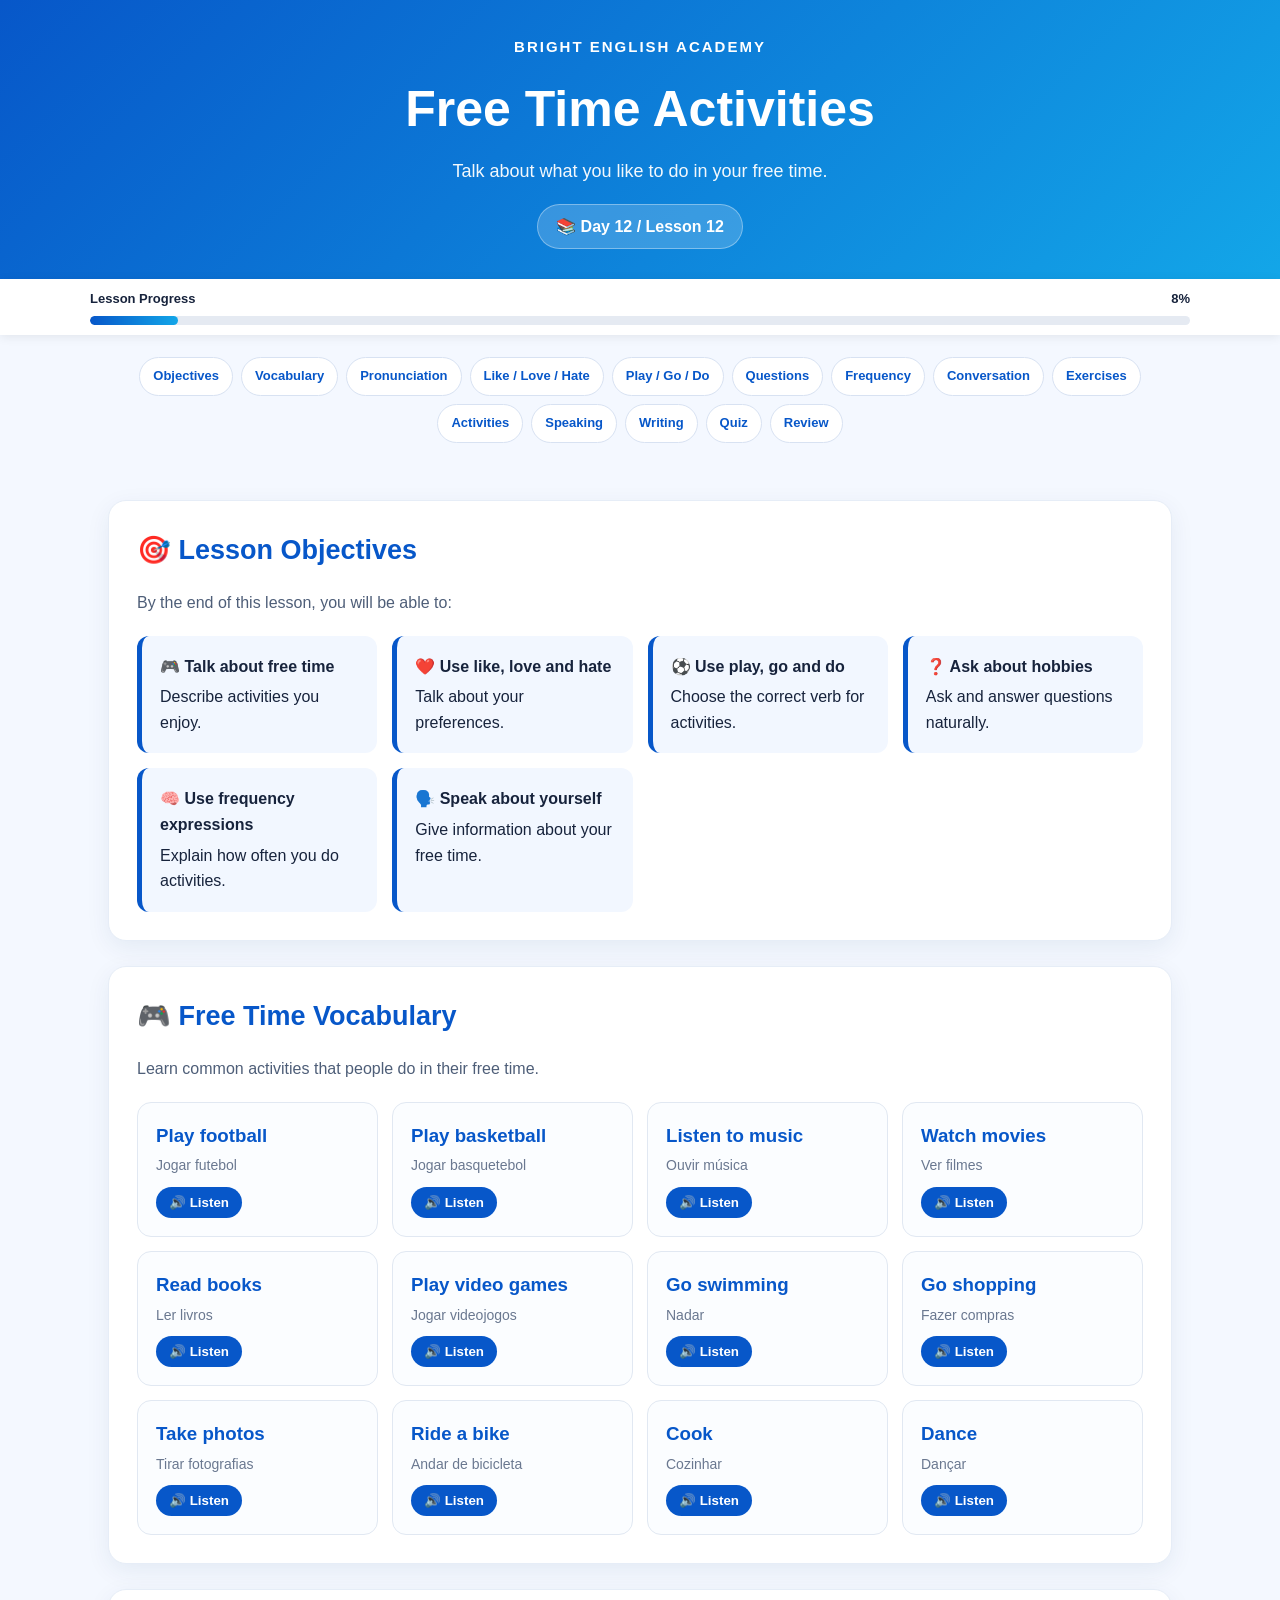
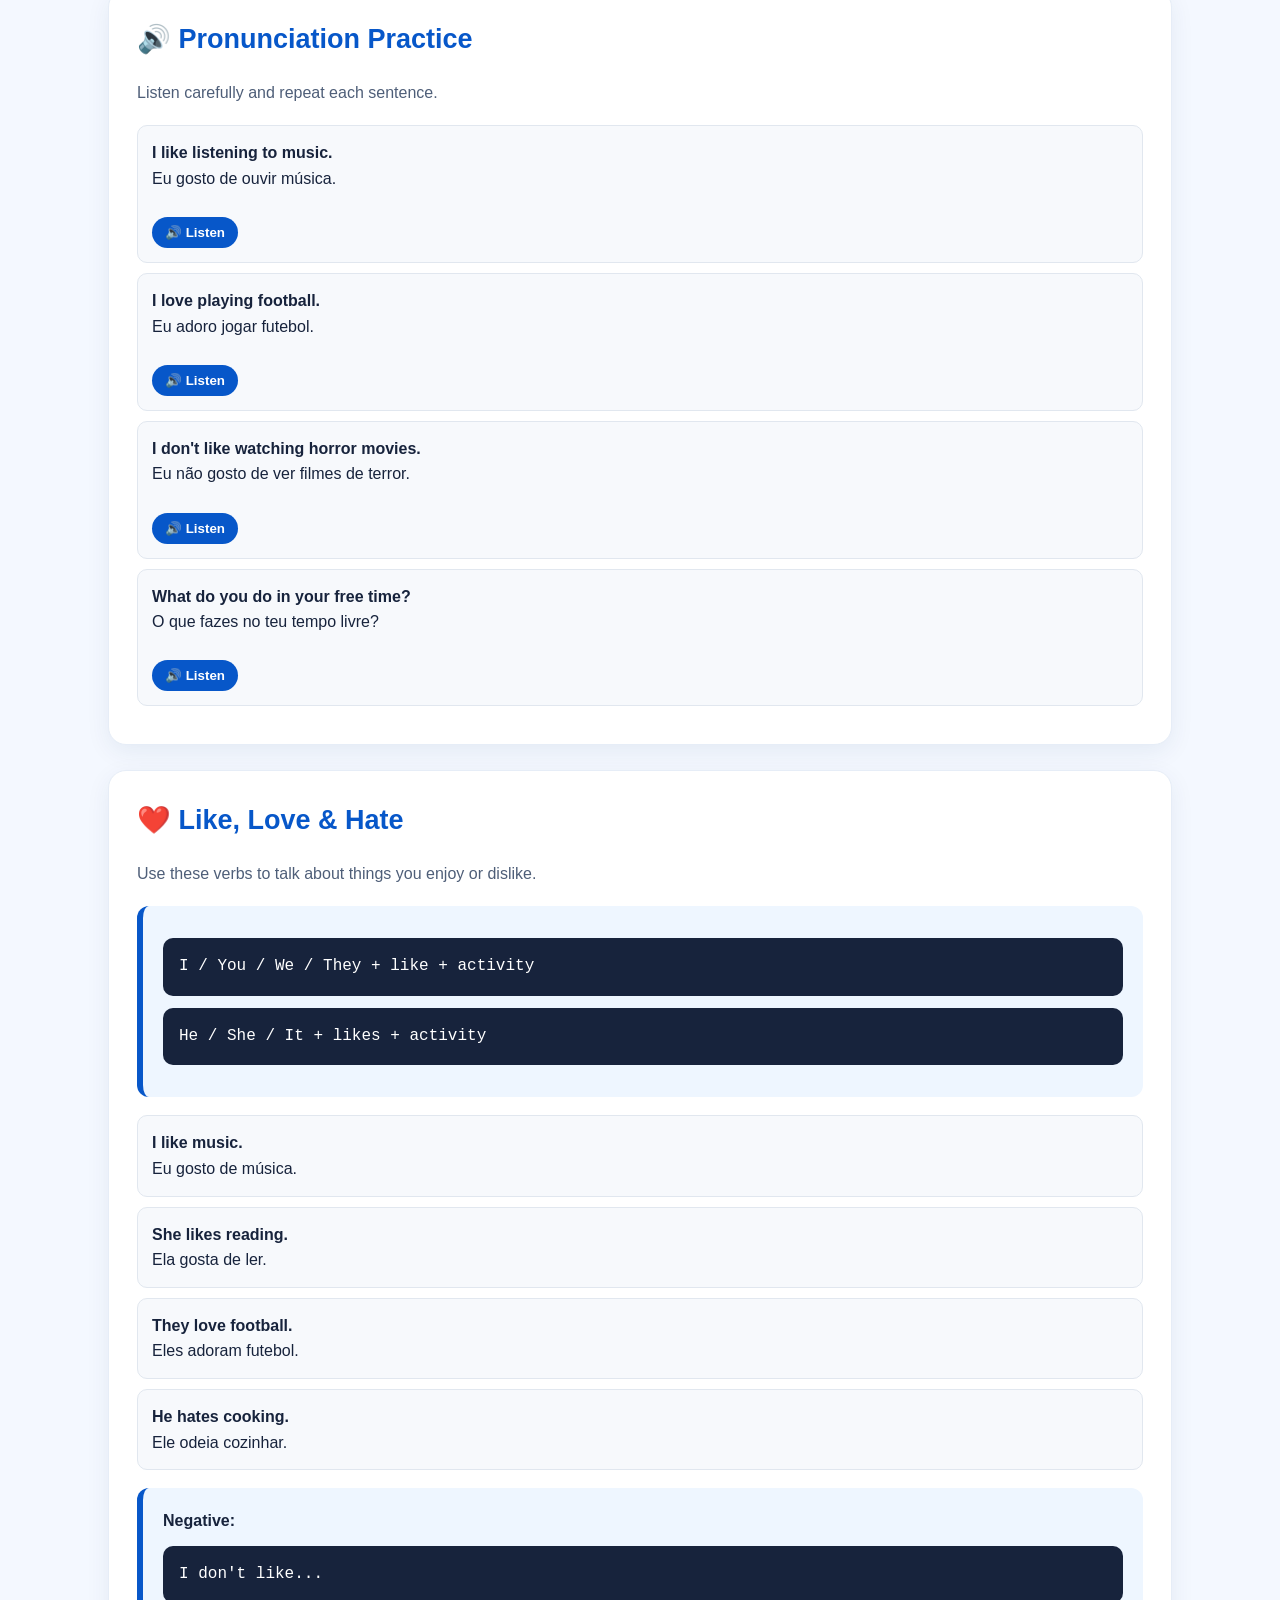
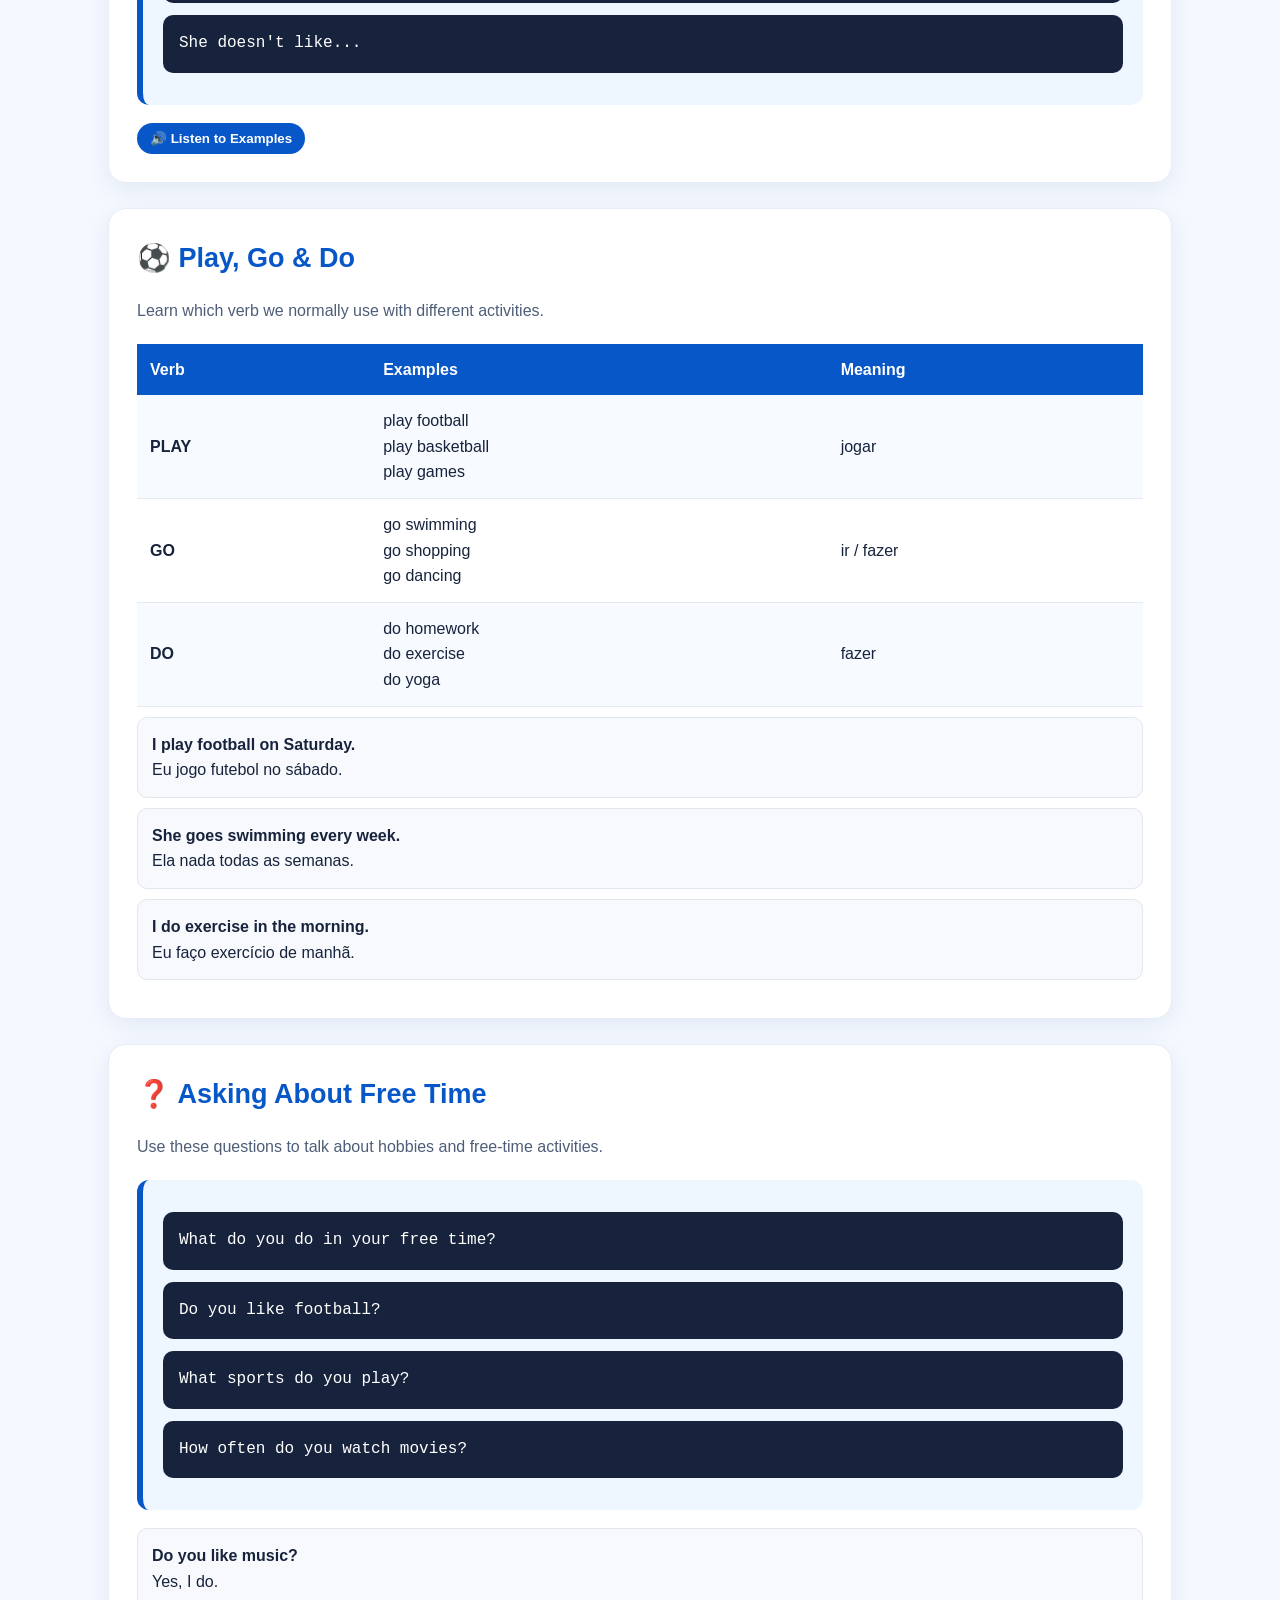
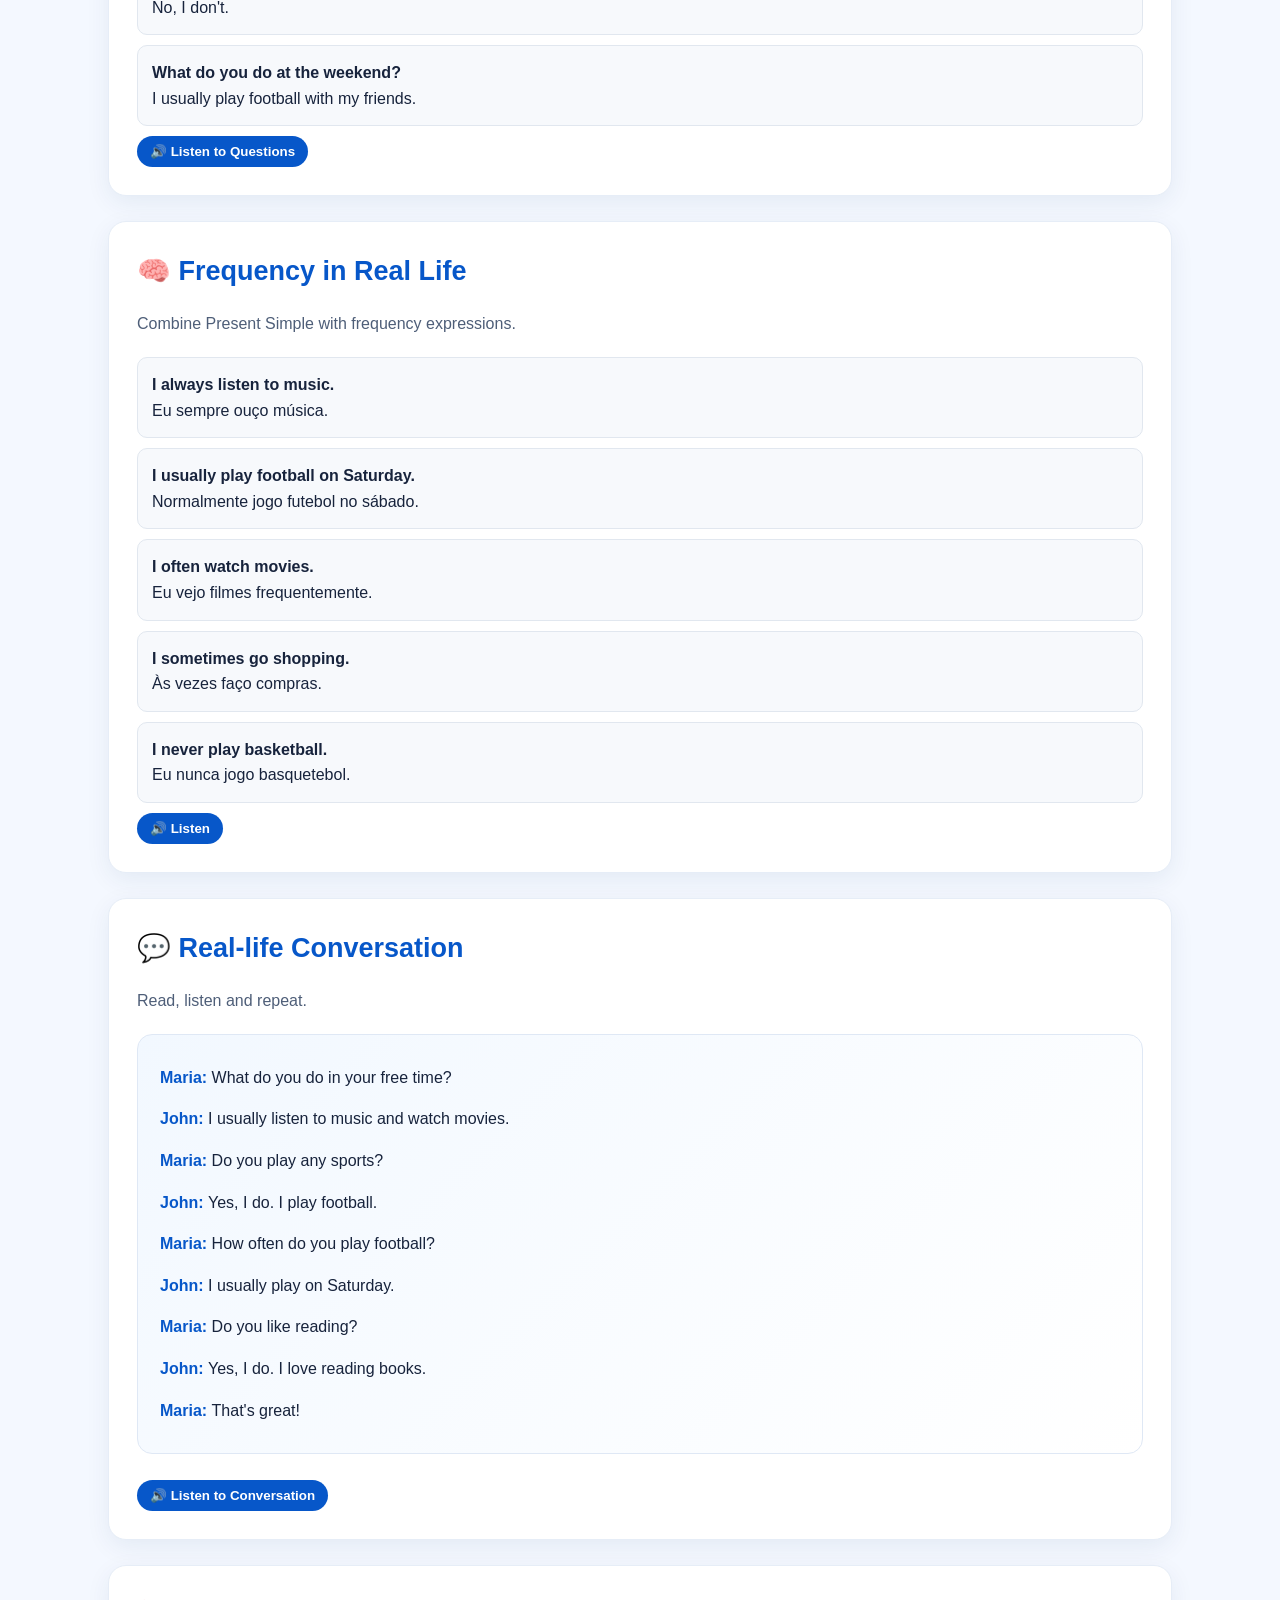
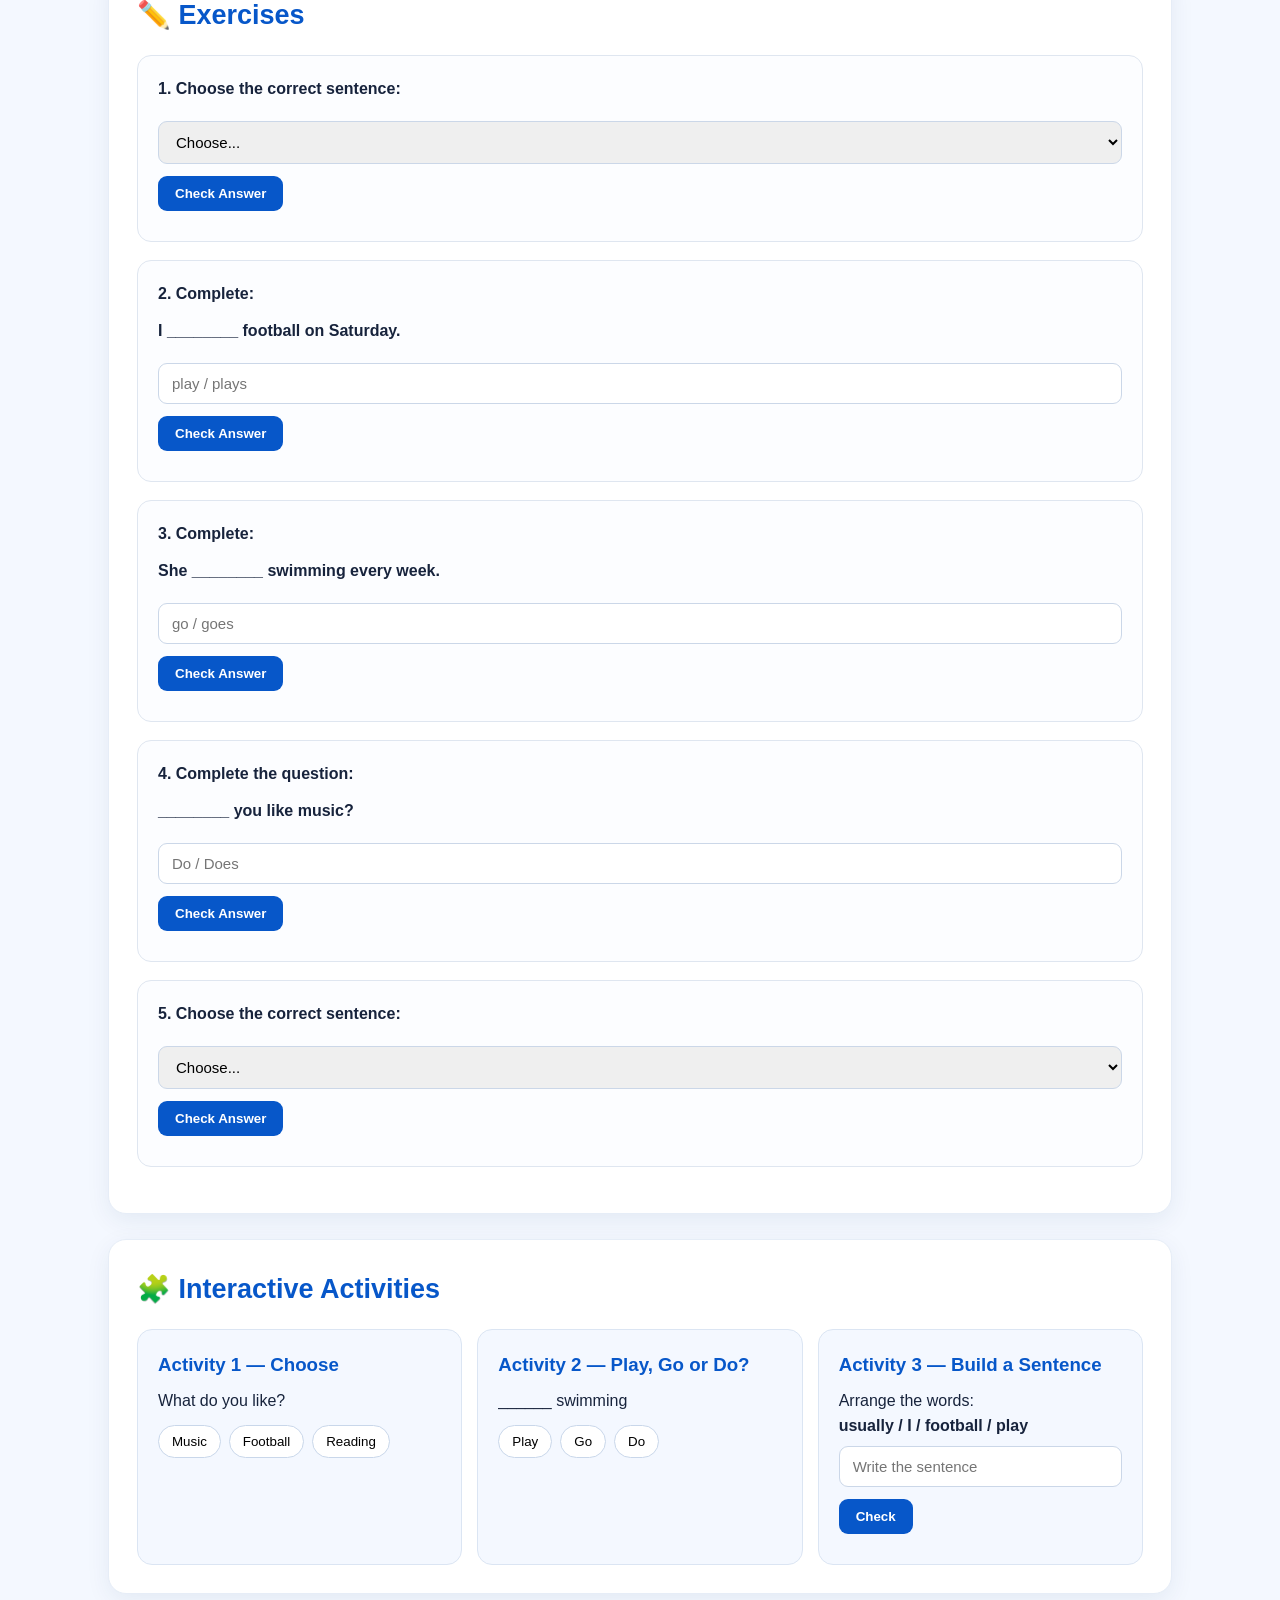
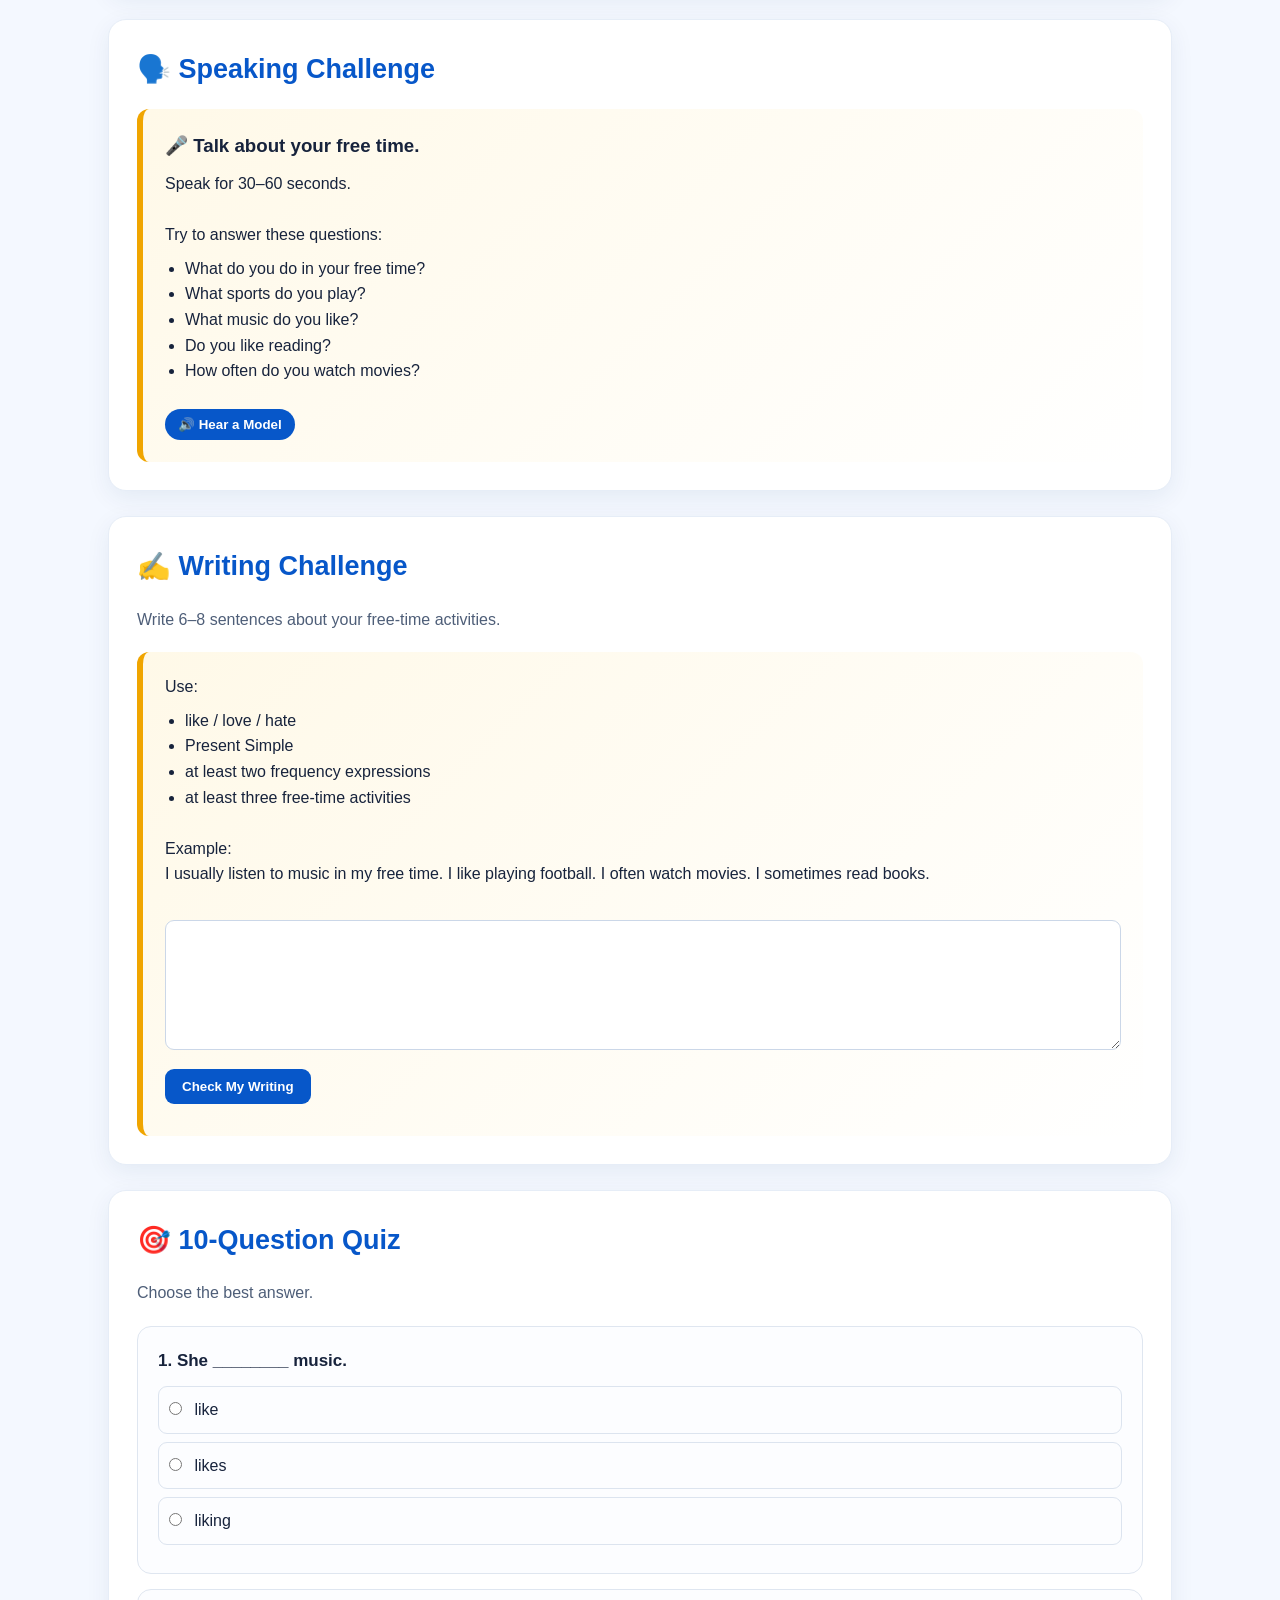
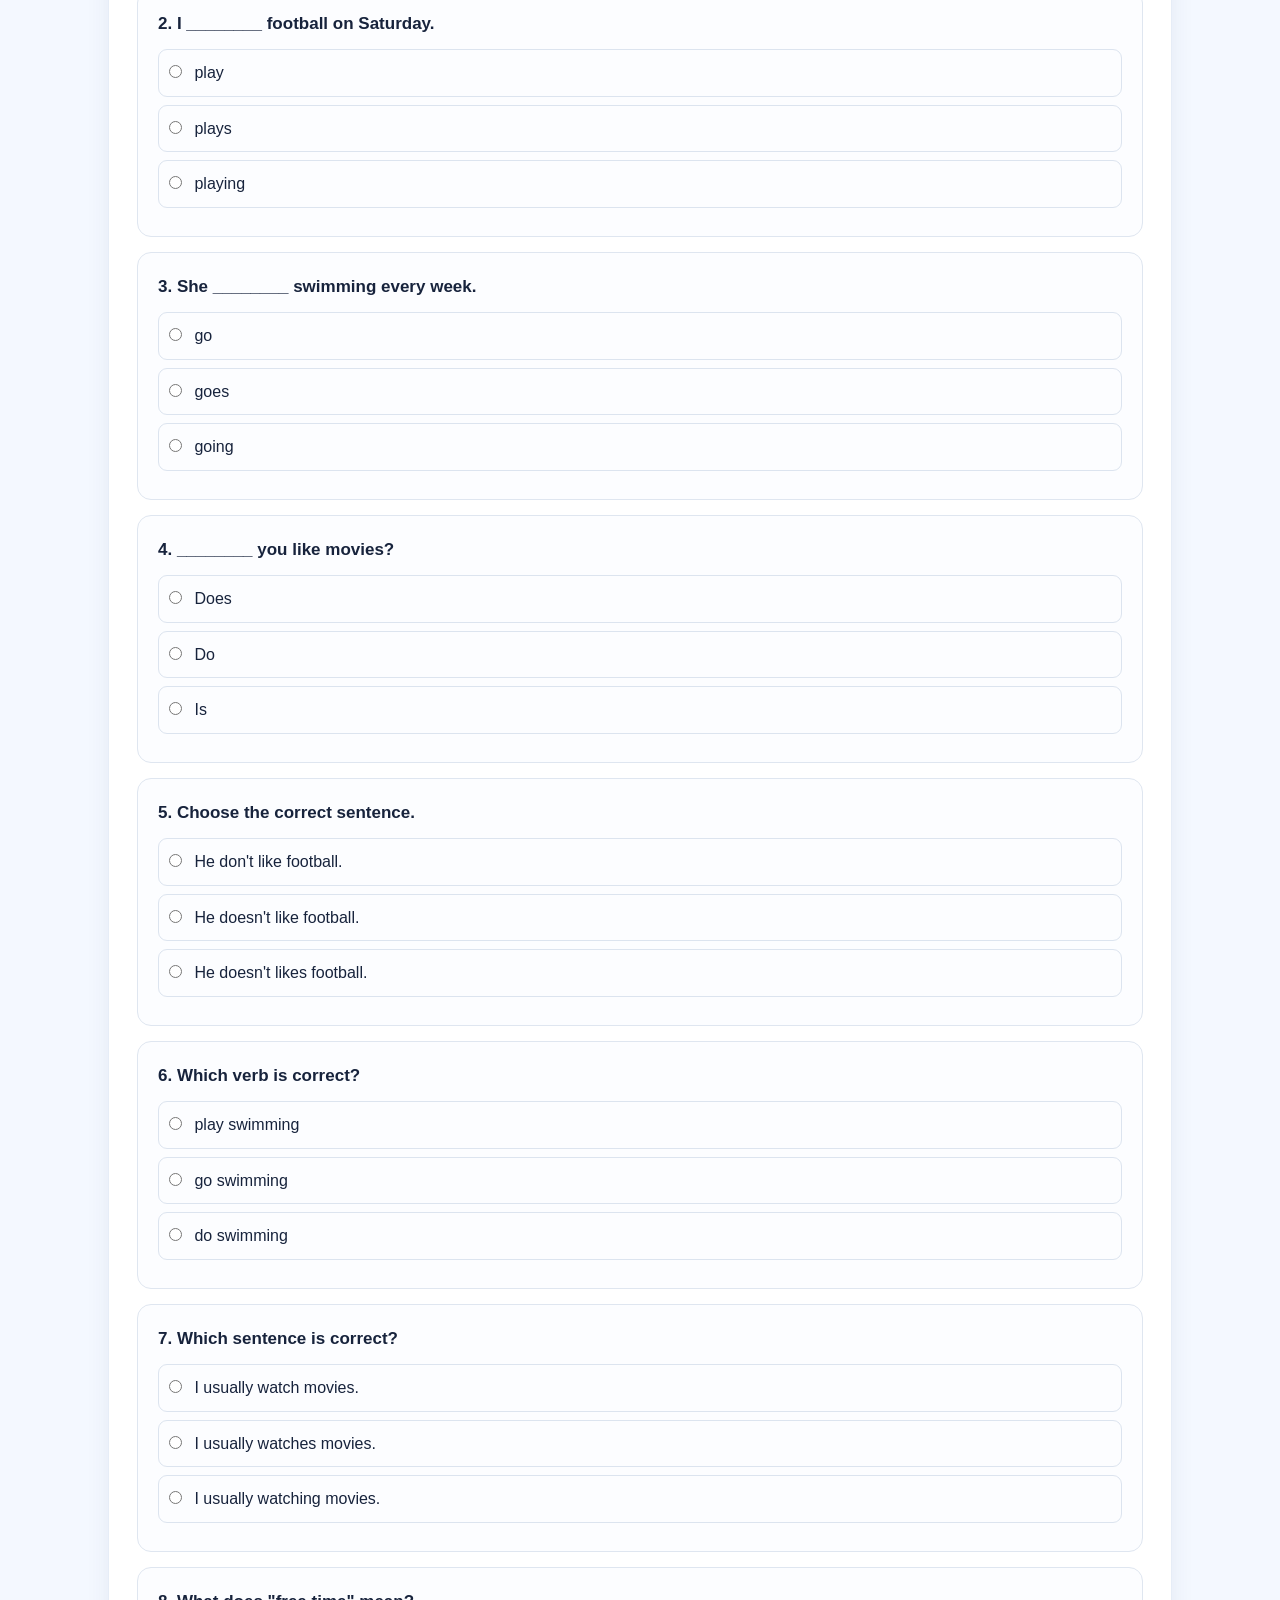
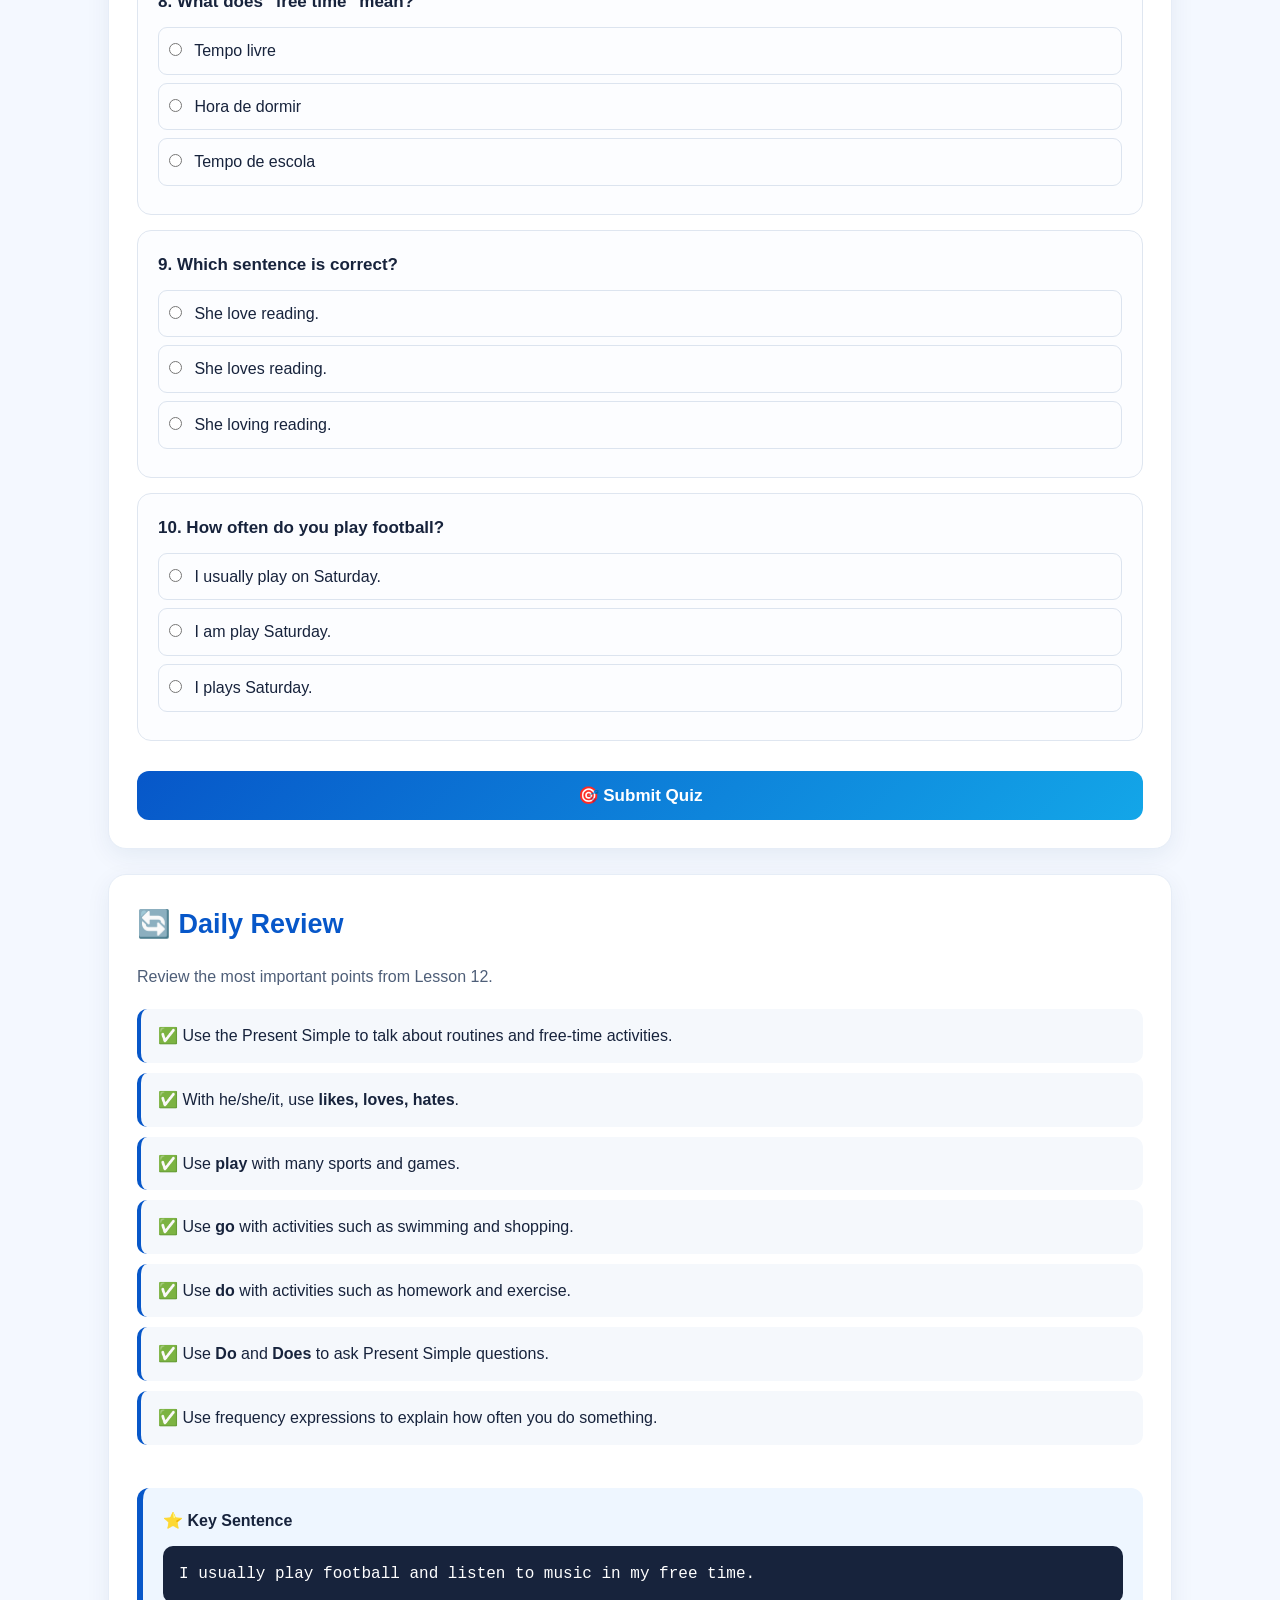
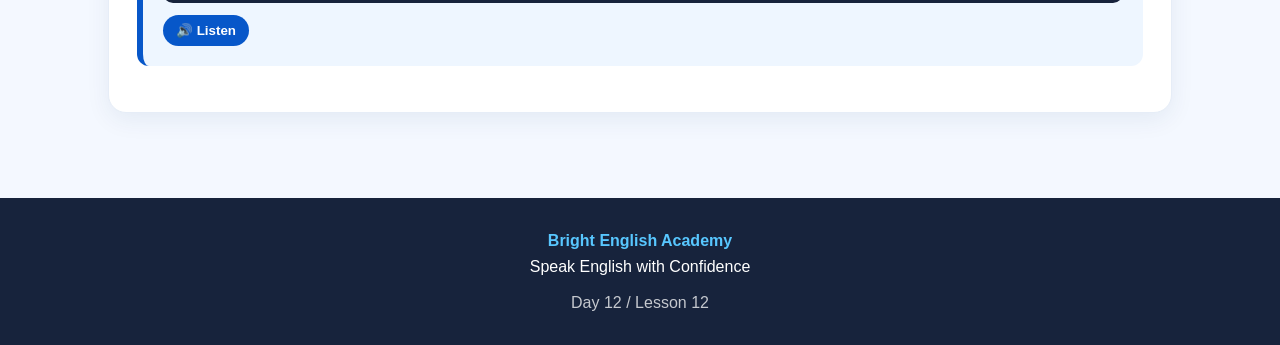
<file: lesson12.html>
<!DOCTYPE html>
<html lang="en">

<head>

    <meta charset="UTF-8">

    <meta name="viewport"
          content="width=device-width, initial-scale=1.0">

    <meta name="description"
          content="Bright English Academy - Day 12: Free Time Activities and Present Simple in Context.">

    <title>Day 12 — Free Time Activities | Bright English Academy</title>

    <style>

        * {
            box-sizing: border-box;
            margin: 0;
            padding: 0;
        }

        html {
            scroll-behavior: smooth;
        }

        body {
            font-family: Arial, Helvetica, sans-serif;
            background: #f4f8ff;
            color: #17233c;
            line-height: 1.6;
        }

        /* =========================
           HEADER
        ========================= */

        header {
            background: linear-gradient(135deg, #0757c9, #13a6e8);
            color: white;
            padding: 35px 20px 30px;
            text-align: center;
            box-shadow: 0 5px 18px rgba(0,0,0,0.12);
        }

        .academy-name {
            font-size: 15px;
            font-weight: bold;
            letter-spacing: 2px;
            text-transform: uppercase;
            margin-bottom: 10px;
        }

        header h1 {
            font-size: clamp(30px, 5vw, 50px);
            margin-bottom: 8px;
        }

        header p {
            font-size: 18px;
            opacity: 0.95;
        }

        .day-badge {
            display: inline-block;
            margin-top: 18px;
            padding: 9px 18px;
            background: rgba(255,255,255,0.18);
            border: 1px solid rgba(255,255,255,0.35);
            border-radius: 30px;
            font-weight: bold;
        }

        /* =========================
           PROGRESS
        ========================= */

        .progress-container {
            position: sticky;
            top: 0;
            z-index: 1000;
            background: white;
            box-shadow: 0 2px 10px rgba(0,0,0,0.08);
            padding: 10px 18px;
        }

        .progress-info {
            max-width: 1100px;
            margin: auto;
            display: flex;
            justify-content: space-between;
            align-items: center;
            font-size: 13px;
            font-weight: bold;
            margin-bottom: 6px;
        }

        .progress-bar {
            max-width: 1100px;
            height: 9px;
            background: #e5eaf2;
            border-radius: 20px;
            margin: auto;
            overflow: hidden;
        }

        .progress-fill {
            height: 100%;
            width: 0%;
            background: linear-gradient(90deg,#0757c9,#13a6e8);
            border-radius: 20px;
            transition: width .4s ease;
        }

        /* =========================
           NAVIGATION
        ========================= */

        nav {
            max-width: 1100px;
            margin: 22px auto;
            padding: 0 18px;
            display: flex;
            flex-wrap: wrap;
            gap: 8px;
            justify-content: center;
        }

        nav a {
            text-decoration: none;
            color: #0757c9;
            background: white;
            border: 1px solid #d8e2f2;
            padding: 8px 13px;
            border-radius: 20px;
            font-size: 13px;
            font-weight: bold;
            transition: .2s;
        }

        nav a:hover {
            background: #0757c9;
            color: white;
            transform: translateY(-2px);
        }

        /* =========================
           MAIN
        ========================= */

        main {
            max-width: 1100px;
            margin: auto;
            padding: 10px 18px 60px;
        }

        section {
            background: white;
            border-radius: 18px;
            padding: 28px;
            margin: 25px 0;
            box-shadow: 0 7px 25px rgba(20,53,100,.07);
            border: 1px solid #e6edf7;
        }

        .section-title {
            color: #0757c9;
            font-size: 27px;
            margin-bottom: 18px;
        }

        .section-subtitle {
            color: #4e5e78;
            margin-bottom: 20px;
        }

        /* =========================
           OBJECTIVES
        ========================= */

        .objectives {
            display: grid;
            grid-template-columns: repeat(auto-fit,minmax(210px,1fr));
            gap: 15px;
        }

        .objective {
            background: #f2f7ff;
            border-left: 5px solid #0757c9;
            padding: 18px;
            border-radius: 12px;
        }

        .objective strong {
            display: block;
            margin-bottom: 5px;
        }

        /* =========================
           VOCABULARY
        ========================= */

        .vocab-grid {
            display: grid;
            grid-template-columns: repeat(auto-fit,minmax(210px,1fr));
            gap: 14px;
        }

        .vocab-card {
            border: 1px solid #e1e8f2;
            border-radius: 14px;
            padding: 18px;
            background: #fbfdff;
            transition: .2s;
        }

        .vocab-card:hover {
            transform: translateY(-3px);
            box-shadow: 0 8px 20px rgba(0,0,0,.07);
        }

        .vocab-card h3 {
            color: #0757c9;
            margin-bottom: 4px;
        }

        .translation {
            color: #6a7890;
            font-size: 14px;
            margin-bottom: 10px;
        }

        .listen-btn {
            border: none;
            background: #0757c9;
            color: white;
            padding: 8px 13px;
            border-radius: 20px;
            cursor: pointer;
            font-weight: bold;
        }

        .listen-btn:hover {
            background: #06449e;
        }

        /* =========================
           GRAMMAR
        ========================= */

        .grammar-box {
            background: #eef6ff;
            border-left: 6px solid #0757c9;
            padding: 20px;
            border-radius: 12px;
            margin: 18px 0;
        }

        .formula {
            background: #17233c;
            color: white;
            padding: 16px;
            border-radius: 10px;
            font-family: "Courier New", monospace;
            margin: 12px 0;
            overflow-x: auto;
        }

        .example {
            background: #f7f9fc;
            border: 1px solid #e1e7ef;
            padding: 14px;
            border-radius: 10px;
            margin: 10px 0;
        }

        .correct {
            color: #138a4b;
            font-weight: bold;
        }

        .wrong {
            color: #c62828;
            font-weight: bold;
        }

        /* =========================
           TABLE
        ========================= */

        .table-wrapper {
            overflow-x: auto;
        }

        table {
            width: 100%;
            border-collapse: collapse;
            min-width: 600px;
        }

        th {
            background: #0757c9;
            color: white;
            padding: 13px;
            text-align: left;
        }

        td {
            padding: 13px;
            border-bottom: 1px solid #e4eaf2;
        }

        tr:nth-child(even) {
            background: #f7faff;
        }

        /* =========================
           CONVERSATION
        ========================= */

        .conversation {
            background: linear-gradient(135deg,#f2f8ff,#ffffff);
            padding: 22px;
            border-radius: 15px;
            border: 1px solid #dfe8f5;
        }

        .line {
            padding: 8px 0;
        }

        .speaker {
            color: #0757c9;
            font-weight: bold;
        }

        /* =========================
           EXERCISES
        ========================= */

        .exercise {
            margin: 18px 0;
            padding: 20px;
            border: 1px solid #dfe6f0;
            border-radius: 14px;
            background: #fcfdff;
        }

        .exercise p {
            margin-bottom: 12px;
            font-weight: bold;
        }

        input[type="text"],
        textarea,
        select {
            width: 100%;
            padding: 11px 13px;
            border: 1px solid #cbd7e8;
            border-radius: 9px;
            font-size: 15px;
            margin-top: 7px;
            outline: none;
        }

        textarea {
            min-height: 130px;
            resize: vertical;
        }

        input[type="text"]:focus,
        textarea:focus,
        select:focus {
            border-color: #0757c9;
            box-shadow: 0 0 0 3px rgba(7,87,201,.08);
        }

        .check-btn {
            margin-top: 12px;
            background: #0757c9;
            color: white;
            border: none;
            padding: 10px 17px;
            border-radius: 9px;
            cursor: pointer;
            font-weight: bold;
        }

        .feedback {
            margin-top: 10px;
            font-weight: bold;
        }

        /* =========================
           ACTIVITY
        ========================= */

        .activity-grid {
            display: grid;
            grid-template-columns: repeat(auto-fit,minmax(230px,1fr));
            gap: 15px;
        }

        .activity-card {
            padding: 20px;
            border-radius: 15px;
            background: #f4f8ff;
            border: 1px solid #dbe5f3;
        }

        .activity-card h3 {
            color: #0757c9;
            margin-bottom: 8px;
        }

        .choice-group {
            display: flex;
            flex-wrap: wrap;
            gap: 8px;
            margin-top: 12px;
        }

        .choice-btn {
            border: 1px solid #c9d7ea;
            background: white;
            padding: 8px 13px;
            border-radius: 20px;
            cursor: pointer;
        }

        .choice-btn.selected {
            background: #0757c9;
            color: white;
            border-color: #0757c9;
        }

        /* =========================
           CHALLENGE
        ========================= */

        .challenge {
            background: linear-gradient(135deg,#fff9e8,#fff);
            border-left: 6px solid #f0a500;
            padding: 22px;
            border-radius: 12px;
        }

        /* =========================
           QUIZ
        ========================= */

        .quiz-question {
            padding: 20px;
            border: 1px solid #dfe6f0;
            border-radius: 14px;
            margin: 15px 0;
            background: #fcfdff;
        }

        .quiz-question h3 {
            font-size: 17px;
            margin-bottom: 12px;
        }

        .option {
            display: block;
            margin: 8px 0;
            padding: 10px;
            border: 1px solid #dce4ef;
            border-radius: 9px;
            cursor: pointer;
        }

        .option:hover {
            background: #f0f6ff;
        }

        .option input {
            margin-right: 8px;
        }

        .quiz-btn {
            width: 100%;
            border: none;
            padding: 14px;
            background: linear-gradient(135deg,#0757c9,#13a6e8);
            color: white;
            border-radius: 12px;
            font-size: 17px;
            font-weight: bold;
            cursor: pointer;
            margin-top: 15px;
        }

        .quiz-result {
            display: none;
            margin-top: 20px;
            padding: 22px;
            text-align: center;
            background: #eef8f2;
            border: 1px solid #b9e2ca;
            border-radius: 14px;
        }

        .score-number {
            font-size: 40px;
            color: #138a4b;
            font-weight: bold;
        }

        /* =========================
           REVIEW
        ========================= */

        .review-list {
            display: grid;
            gap: 10px;
        }

        .review-item {
            padding: 14px 17px;
            border-radius: 10px;
            background: #f5f8fc;
            border-left: 4px solid #0757c9;
        }

        /* =========================
           FOOTER
        ========================= */

        footer {
            background: #17233c;
            color: white;
            text-align: center;
            padding: 30px 18px;
        }

        footer strong {
            color: #58c7ff;
        }

        /* =========================
           MOBILE
        ========================= */

        @media(max-width:650px) {

            header {
                padding: 28px 15px;
            }

            section {
                padding: 20px;
                border-radius: 14px;
            }

            .section-title {
                font-size: 23px;
            }

        }

    </style>

</head>


<body>


<!-- =========================
     HEADER
========================= -->

<header>

    <div class="academy-name">
        Bright English Academy
    </div>

    <h1>
        Free Time Activities
    </h1>

    <p>
        Talk about what you like to do in your free time.
    </p>

    <div class="day-badge">
        📚 Day 12 / Lesson 12
    </div>

</header>


<!-- =========================
     PROGRESS
========================= -->

<div class="progress-container">

    <div class="progress-info">

        <span>
            Lesson Progress
        </span>

        <span id="progressText">
            0%
        </span>

    </div>

    <div class="progress-bar">

        <div
            class="progress-fill"
            id="progressFill">
        </div>

    </div>

</div>


<!-- =========================
     NAVIGATION
========================= -->

<nav>

    <a href="#objectives">Objectives</a>

    <a href="#vocabulary">Vocabulary</a>

    <a href="#pronunciation">Pronunciation</a>

    <a href="#like">Like / Love / Hate</a>

    <a href="#playgo">Play / Go / Do</a>

    <a href="#questions">Questions</a>

    <a href="#frequency">Frequency</a>

    <a href="#conversation">Conversation</a>

    <a href="#exercises">Exercises</a>

    <a href="#activities">Activities</a>

    <a href="#speaking">Speaking</a>

    <a href="#writing">Writing</a>

    <a href="#quiz">Quiz</a>

    <a href="#review">Review</a>

</nav>


<main>


<!-- =========================
     OBJECTIVES
========================= -->

<section id="objectives">

    <h2 class="section-title">
        🎯 Lesson Objectives
    </h2>

    <p class="section-subtitle">
        By the end of this lesson, you will be able to:
    </p>

    <div class="objectives">

        <div class="objective">

            <strong>
                🎮 Talk about free time
            </strong>

            Describe activities you enjoy.

        </div>

        <div class="objective">

            <strong>
                ❤️ Use like, love and hate
            </strong>

            Talk about your preferences.

        </div>

        <div class="objective">

            <strong>
                ⚽ Use play, go and do
            </strong>

            Choose the correct verb for activities.

        </div>

        <div class="objective">

            <strong>
                ❓ Ask about hobbies
            </strong>

            Ask and answer questions naturally.

        </div>

        <div class="objective">

            <strong>
                🧠 Use frequency expressions
            </strong>

            Explain how often you do activities.

        </div>

        <div class="objective">

            <strong>
                🗣️ Speak about yourself
            </strong>

            Give information about your free time.

        </div>

    </div>

</section>


<!-- =========================
     VOCABULARY
========================= -->

<section id="vocabulary">

    <h2 class="section-title">
        🎮 Free Time Vocabulary
    </h2>

    <p class="section-subtitle">
        Learn common activities that people do in their free time.
    </p>


    <div class="vocab-grid">


        <div class="vocab-card">

            <h3>
                Play football
            </h3>

            <div class="translation">
                Jogar futebol
            </div>

            <button
                class="listen-btn"
                onclick="speak('Play football')">

                🔊 Listen

            </button>

        </div>


        <div class="vocab-card">

            <h3>
                Play basketball
            </h3>

            <div class="translation">
                Jogar basquetebol
            </div>

            <button
                class="listen-btn"
                onclick="speak('Play basketball')">

                🔊 Listen

            </button>

        </div>


        <div class="vocab-card">

            <h3>
                Listen to music
            </h3>

            <div class="translation">
                Ouvir música
            </div>

            <button
                class="listen-btn"
                onclick="speak('Listen to music')">

                🔊 Listen

            </button>

        </div>


        <div class="vocab-card">

            <h3>
                Watch movies
            </h3>

            <div class="translation">
                Ver filmes
            </div>

            <button
                class="listen-btn"
                onclick="speak('Watch movies')">

                🔊 Listen

            </button>

        </div>


        <div class="vocab-card">

            <h3>
                Read books
            </h3>

            <div class="translation">
                Ler livros
            </div>

            <button
                class="listen-btn"
                onclick="speak('Read books')">

                🔊 Listen

            </button>

        </div>


        <div class="vocab-card">

            <h3>
                Play video games
            </h3>

            <div class="translation">
                Jogar videojogos
            </div>

            <button
                class="listen-btn"
                onclick="speak('Play video games')">

                🔊 Listen

            </button>

        </div>


        <div class="vocab-card">

            <h3>
                Go swimming
            </h3>

            <div class="translation">
                Nadar
            </div>

            <button
                class="listen-btn"
                onclick="speak('Go swimming')">

                🔊 Listen

            </button>

        </div>


        <div class="vocab-card">

            <h3>
                Go shopping
            </h3>

            <div class="translation">
                Fazer compras
            </div>

            <button
                class="listen-btn"
                onclick="speak('Go shopping')">

                🔊 Listen

            </button>

        </div>


        <div class="vocab-card">

            <h3>
                Take photos
            </h3>

            <div class="translation">
                Tirar fotografias
            </div>

            <button
                class="listen-btn"
                onclick="speak('Take photos')">

                🔊 Listen

            </button>

        </div>


        <div class="vocab-card">

            <h3>
                Ride a bike
            </h3>

            <div class="translation">
                Andar de bicicleta
            </div>

            <button
                class="listen-btn"
                onclick="speak('Ride a bike')">

                🔊 Listen

            </button>

        </div>


        <div class="vocab-card">

            <h3>
                Cook
            </h3>

            <div class="translation">
                Cozinhar
            </div>

            <button
                class="listen-btn"
                onclick="speak('Cook')">

                🔊 Listen

            </button>

        </div>


        <div class="vocab-card">

            <h3>
                Dance
            </h3>

            <div class="translation">
                Dançar
            </div>

            <button
                class="listen-btn"
                onclick="speak('Dance')">

                🔊 Listen

            </button>

        </div>


    </div>

</section>


<!-- =========================
     PRONUNCIATION
========================= -->

<section id="pronunciation">

    <h2 class="section-title">
        🔊 Pronunciation Practice
    </h2>

    <p class="section-subtitle">
        Listen carefully and repeat each sentence.
    </p>


    <div class="example">

        <strong>
            I like listening to music.
        </strong>

        <br>

        Eu gosto de ouvir música.

        <br><br>

        <button
            class="listen-btn"
            onclick="speak('I like listening to music.')">

            🔊 Listen

        </button>

    </div>


    <div class="example">

        <strong>
            I love playing football.
        </strong>

        <br>

        Eu adoro jogar futebol.

        <br><br>

        <button
            class="listen-btn"
            onclick="speak('I love playing football.')">

            🔊 Listen

        </button>

    </div>


    <div class="example">

        <strong>
            I don't like watching horror movies.
        </strong>

        <br>

        Eu não gosto de ver filmes de terror.

        <br><br>

        <button
            class="listen-btn"
            onclick="speak('I do not like watching horror movies.')">

            🔊 Listen

        </button>

    </div>


    <div class="example">

        <strong>
            What do you do in your free time?
        </strong>

        <br>

        O que fazes no teu tempo livre?

        <br><br>

        <button
            class="listen-btn"
            onclick="speak('What do you do in your free time?')">

            🔊 Listen

        </button>

    </div>

</section>


<!-- =========================
     LIKE LOVE HATE
========================= -->

<section id="like">

    <h2 class="section-title">
        ❤️ Like, Love & Hate
    </h2>

    <p class="section-subtitle">
        Use these verbs to talk about things you enjoy or dislike.
    </p>


    <div class="grammar-box">

        <div class="formula">
            I / You / We / They + like + activity
        </div>

        <div class="formula">
            He / She / It + likes + activity
        </div>

    </div>


    <div class="example">

        <strong>
            I like music.
        </strong>

        <br>

        Eu gosto de música.

    </div>


    <div class="example">

        <strong>
            She likes reading.
        </strong>

        <br>

        Ela gosta de ler.

    </div>


    <div class="example">

        <strong>
            They love football.
        </strong>

        <br>

        Eles adoram futebol.

    </div>


    <div class="example">

        <strong>
            He hates cooking.
        </strong>

        <br>

        Ele odeia cozinhar.

    </div>


    <div class="grammar-box">

        <strong>
            Negative:
        </strong>

        <div class="formula">
            I don't like...
        </div>

        <div class="formula">
            She doesn't like...
        </div>

    </div>


    <button
        class="listen-btn"
        onclick="speak('I like listening to music. She likes reading books. They love football. He hates cooking.')">

        🔊 Listen to Examples

    </button>

</section>


<!-- =========================
     PLAY GO DO
========================= -->

<section id="playgo">

    <h2 class="section-title">
        ⚽ Play, Go & Do
    </h2>

    <p class="section-subtitle">
        Learn which verb we normally use with different activities.
    </p>


    <div class="table-wrapper">

        <table>

            <tr>

                <th>
                    Verb
                </th>

                <th>
                    Examples
                </th>

                <th>
                    Meaning
                </th>

            </tr>


            <tr>

                <td>
                    <strong>PLAY</strong>
                </td>

                <td>
                    play football<br>
                    play basketball<br>
                    play games
                </td>

                <td>
                    jogar
                </td>

            </tr>


            <tr>

                <td>
                    <strong>GO</strong>
                </td>

                <td>
                    go swimming<br>
                    go shopping<br>
                    go dancing
                </td>

                <td>
                    ir / fazer
                </td>

            </tr>


            <tr>

                <td>
                    <strong>DO</strong>
                </td>

                <td>
                    do homework<br>
                    do exercise<br>
                    do yoga
                </td>

                <td>
                    fazer
                </td>

            </tr>

        </table>

    </div>


    <div class="example">

        <strong>
            I play football on Saturday.
        </strong>

        <br>

        Eu jogo futebol no sábado.

    </div>


    <div class="example">

        <strong>
            She goes swimming every week.
        </strong>

        <br>

        Ela nada todas as semanas.

    </div>


    <div class="example">

        <strong>
            I do exercise in the morning.
        </strong>

        <br>

        Eu faço exercício de manhã.

    </div>

</section>


<!-- =========================
     QUESTIONS
========================= -->

<section id="questions">

    <h2 class="section-title">
        ❓ Asking About Free Time
    </h2>

    <p class="section-subtitle">
        Use these questions to talk about hobbies and free-time activities.
    </p>


    <div class="grammar-box">

        <div class="formula">
            What do you do in your free time?
        </div>

        <div class="formula">
            Do you like football?
        </div>

        <div class="formula">
            What sports do you play?
        </div>

        <div class="formula">
            How often do you watch movies?
        </div>

    </div>


    <div class="example">

        <strong>
            Do you like music?
        </strong>

        <br>

        Yes, I do.

        <br>

        No, I don't.

    </div>


    <div class="example">

        <strong>
            What do you do at the weekend?
        </strong>

        <br>

        I usually play football with my friends.

    </div>


    <button
        class="listen-btn"
        onclick="speak('What do you do in your free time? Do you like football? What sports do you play? How often do you watch movies?')">

        🔊 Listen to Questions

    </button>

</section>


<!-- =========================
     FREQUENCY
========================= -->

<section id="frequency">

    <h2 class="section-title">
        🧠 Frequency in Real Life
    </h2>

    <p class="section-subtitle">
        Combine Present Simple with frequency expressions.
    </p>


    <div class="example">

        <strong>
            I always listen to music.
        </strong>

        <br>

        Eu sempre ouço música.

    </div>


    <div class="example">

        <strong>
            I usually play football on Saturday.
        </strong>

        <br>

        Normalmente jogo futebol no sábado.

    </div>


    <div class="example">

        <strong>
            I often watch movies.
        </strong>

        <br>

        Eu vejo filmes frequentemente.

    </div>


    <div class="example">

        <strong>
            I sometimes go shopping.
        </strong>

        <br>

        Às vezes faço compras.

    </div>


    <div class="example">

        <strong>
            I never play basketball.
        </strong>

        <br>

        Eu nunca jogo basquetebol.

    </div>


    <button
        class="listen-btn"
        onclick="speak('I always listen to music. I usually play football on Saturday. I often watch movies. I sometimes go shopping. I never play basketball.')">

        🔊 Listen

    </button>

</section>


<!-- =========================
     CONVERSATION
========================= -->

<section id="conversation">

    <h2 class="section-title">
        💬 Real-life Conversation
    </h2>

    <p class="section-subtitle">
        Read, listen and repeat.
    </p>


    <div class="conversation">


        <div class="line">

            <span class="speaker">
                Maria:
            </span>

            What do you do in your free time?

        </div>


        <div class="line">

            <span class="speaker">
                John:
            </span>

            I usually listen to music and watch movies.

        </div>


        <div class="line">

            <span class="speaker">
                Maria:
            </span>

            Do you play any sports?

        </div>


        <div class="line">

            <span class="speaker">
                John:
            </span>

            Yes, I do. I play football.

        </div>


        <div class="line">

            <span class="speaker">
                Maria:
            </span>

            How often do you play football?

        </div>


        <div class="line">

            <span class="speaker">
                John:
            </span>

            I usually play on Saturday.

        </div>


        <div class="line">

            <span class="speaker">
                Maria:
            </span>

            Do you like reading?

        </div>


        <div class="line">

            <span class="speaker">
                John:
            </span>

            Yes, I do. I love reading books.

        </div>


        <div class="line">

            <span class="speaker">
                Maria:
            </span>

            That's great!

        </div>


    </div>


    <br>


    <button
        class="listen-btn"
        onclick="speak(`Maria. What do you do in your free time? John. I usually listen to music and watch movies. Maria. Do you play any sports? John. Yes, I do. I play football. Maria. How often do you play football? John. I usually play on Saturday. Maria. Do you like reading? John. Yes, I do. I love reading books. Maria. That's great!`)">

        🔊 Listen to Conversation

    </button>

</section>


<!-- =========================
     EXERCISES
========================= -->

<section id="exercises">

    <h2 class="section-title">
        ✏️ Exercises
    </h2>


    <!-- Exercise 1 -->

    <div class="exercise">

        <p>
            1. Choose the correct sentence:
        </p>

        <select id="ex1">

            <option value="">
                Choose...
            </option>

            <option value="wrong">
                She like music.
            </option>

            <option value="correct">
                She likes music.
            </option>

        </select>


        <button
            class="check-btn"
            onclick="checkExercise('ex1','correct','feedback1')">

            Check Answer

        </button>


        <div
            id="feedback1"
            class="feedback">
        </div>

    </div>


    <!-- Exercise 2 -->

    <div class="exercise">

        <p>
            2. Complete:
        </p>

        <p>
            I ________ football on Saturday.
        </p>

        <input
            type="text"
            id="ex2"
            placeholder="play / plays">


        <button
            class="check-btn"
            onclick="checkExercise('ex2','play','feedback2')">

            Check Answer

        </button>


        <div
            id="feedback2"
            class="feedback">
        </div>

    </div>


    <!-- Exercise 3 -->

    <div class="exercise">

        <p>
            3. Complete:
        </p>

        <p>
            She ________ swimming every week.
        </p>

        <input
            type="text"
            id="ex3"
            placeholder="go / goes">


        <button
            class="check-btn"
            onclick="checkExercise('ex3','goes','feedback3')">

            Check Answer

        </button>


        <div
            id="feedback3"
            class="feedback">
        </div>

    </div>


    <!-- Exercise 4 -->

    <div class="exercise">

        <p>
            4. Complete the question:
        </p>

        <p>
            ________ you like music?
        </p>

        <input
            type="text"
            id="ex4"
            placeholder="Do / Does">


        <button
            class="check-btn"
            onclick="checkExercise('ex4','do','feedback4')">

            Check Answer

        </button>


        <div
            id="feedback4"
            class="feedback">
        </div>

    </div>


    <!-- Exercise 5 -->

    <div class="exercise">

        <p>
            5. Choose the correct sentence:
        </p>

        <select id="ex5">

            <option value="">
                Choose...
            </option>

            <option value="wrong">
                He don't like football.
            </option>

            <option value="correct">
                He doesn't like football.
            </option>

            <option value="wrong2">
                He doesn't likes football.
            </option>

        </select>


        <button
            class="check-btn"
            onclick="checkExercise('ex5','correct','feedback5')">

            Check Answer

        </button>


        <div
            id="feedback5"
            class="feedback">
        </div>

    </div>

</section>


<!-- =========================
     INTERACTIVE ACTIVITIES
========================= -->

<section id="activities">

    <h2 class="section-title">
        🧩 Interactive Activities
    </h2>


    <div class="activity-grid">


        <div class="activity-card">

            <h3>
                Activity 1 — Choose
            </h3>

            <p>
                What do you like?
            </p>


            <div class="choice-group">

                <button
                    class="choice-btn"
                    onclick="selectChoice(this,'activity1','Great! Try saying: I like listening to music.')">

                    Music

                </button>


                <button
                    class="choice-btn"
                    onclick="selectChoice(this,'activity1','Excellent! Try saying: I like playing football.')">

                    Football

                </button>


                <button
                    class="choice-btn"
                    onclick="selectChoice(this,'activity1','Good! Try saying: I like reading books.')">

                    Reading

                </button>

            </div>


            <p
                id="activity1"
                class="feedback">
            </p>

        </div>


        <div class="activity-card">

            <h3>
                Activity 2 — Play, Go or Do?
            </h3>

            <p>
                ______ swimming
            </p>


            <div class="choice-group">

                <button
                    class="choice-btn"
                    onclick="selectChoice(this,'activity2','❌ Try again.')">

                    Play

                </button>


                <button
                    class="choice-btn"
                    onclick="selectChoice(this,'activity2','✅ Correct! Go swimming.')">

                    Go

                </button>


                <button
                    class="choice-btn"
                    onclick="selectChoice(this,'activity2','❌ Try again.')">

                    Do

                </button>

            </div>


            <p
                id="activity2"
                class="feedback">
            </p>

        </div>


        <div class="activity-card">

            <h3>
                Activity 3 — Build a Sentence
            </h3>

            <p>
                Arrange the words:
            </p>

            <p>
                <strong>
                    usually / I / football / play
                </strong>
            </p>


            <input
                type="text"
                id="sentenceInput"
                placeholder="Write the sentence">


            <button
                class="check-btn"
                onclick="checkSentence()">

                Check

            </button>


            <p
                id="sentenceResult"
                class="feedback">
            </p>

        </div>

    </div>

</section>


<!-- =========================
     SPEAKING
========================= -->

<section id="speaking">

    <h2 class="section-title">
        🗣️ Speaking Challenge
    </h2>


    <div class="challenge">

        <h3>
            🎤 Talk about your free time.
        </h3>


        <p style="margin-top:10px;">
            Speak for 30–60 seconds.
        </p>


        <br>


        <p>
            Try to answer these questions:
        </p>


        <ul style="margin-left:20px;margin-top:8px;">

            <li>
                What do you do in your free time?
            </li>

            <li>
                What sports do you play?
            </li>

            <li>
                What music do you like?
            </li>

            <li>
                Do you like reading?
            </li>

            <li>
                How often do you watch movies?
            </li>

        </ul>


        <br>


        <button
            class="listen-btn"
            onclick="speak('In my free time, I usually listen to music and watch movies. I like football and I play football on Saturday. I also like reading books. I sometimes go shopping with my friends.')">

            🔊 Hear a Model

        </button>

    </div>

</section>


<!-- =========================
     WRITING
========================= -->

<section id="writing">

    <h2 class="section-title">
        ✍️ Writing Challenge
    </h2>


    <p class="section-subtitle">
        Write 6–8 sentences about your free-time activities.
    </p>


    <div class="challenge">

        <p>
            Use:
        </p>


        <ul style="margin-left:20px;margin-top:8px;">

            <li>
                like / love / hate
            </li>

            <li>
                Present Simple
            </li>

            <li>
                at least two frequency expressions
            </li>

            <li>
                at least three free-time activities
            </li>

        </ul>


        <br>


        <p>
            Example:
        </p>


        <p>
            I usually listen to music in my free time.
            I like playing football.
            I often watch movies.
            I sometimes read books.
        </p>


        <br>


        <textarea
            id="writingArea"
            placeholder="Write about your free time...">
        </textarea>


        <button
            class="check-btn"
            onclick="checkWriting()">

            Check My Writing

        </button>


        <p
            id="writingFeedback"
            class="feedback">
        </p>

    </div>

</section>


<!-- =========================
     QUIZ
========================= -->

<section id="quiz">

    <h2 class="section-title">
        🎯 10-Question Quiz
    </h2>


    <p class="section-subtitle">
        Choose the best answer.
    </p>


    <!-- Q1 -->

    <div class="quiz-question">

        <h3>
            1. She ________ music.
        </h3>


        <label class="option">

            <input
                type="radio"
                name="q1"
                value="a">

            like

        </label>


        <label class="option">

            <input
                type="radio"
                name="q1"
                value="b">

            likes

        </label>


        <label class="option">

            <input
                type="radio"
                name="q1"
                value="c">

            liking

        </label>

    </div>


    <!-- Q2 -->

    <div class="quiz-question">

        <h3>
            2. I ________ football on Saturday.
        </h3>


        <label class="option">

            <input
                type="radio"
                name="q2"
                value="a">

            play

        </label>


        <label class="option">

            <input
                type="radio"
                name="q2"
                value="b">

            plays

        </label>


        <label class="option">

            <input
                type="radio"
                name="q2"
                value="c">

            playing

        </label>

    </div>


    <!-- Q3 -->

    <div class="quiz-question">

        <h3>
            3. She ________ swimming every week.
        </h3>


        <label class="option">

            <input
                type="radio"
                name="q3"
                value="a">

            go

        </label>


        <label class="option">

            <input
                type="radio"
                name="q3"
                value="b">

            goes

        </label>


        <label class="option">

            <input
                type="radio"
                name="q3"
                value="c">

            going

        </label>

    </div>


    <!-- Q4 -->

    <div class="quiz-question">

        <h3>
            4. ________ you like movies?
        </h3>


        <label class="option">

            <input
                type="radio"
                name="q4"
                value="a">

            Does

        </label>


        <label class="option">

            <input
                type="radio"
                name="q4"
                value="b">

            Do

        </label>


        <label class="option">

            <input
                type="radio"
                name="q4"
                value="c">

            Is

        </label>

    </div>


    <!-- Q5 -->

    <div class="quiz-question">

        <h3>
            5. Choose the correct sentence.
        </h3>


        <label class="option">

            <input
                type="radio"
                name="q5"
                value="a">

            He don't like football.

        </label>


        <label class="option">

            <input
                type="radio"
                name="q5"
                value="b">

            He doesn't like football.

        </label>


        <label class="option">

            <input
                type="radio"
                name="q5"
                value="c">

            He doesn't likes football.

        </label>

    </div>


    <!-- Q6 -->

    <div class="quiz-question">

        <h3>
            6. Which verb is correct?
        </h3>


        <label class="option">

            <input
                type="radio"
                name="q6"
                value="a">

            play swimming

        </label>


        <label class="option">

            <input
                type="radio"
                name="q6"
                value="b">

            go swimming

        </label>


        <label class="option">

            <input
                type="radio"
                name="q6"
                value="c">

            do swimming

        </label>

    </div>


    <!-- Q7 -->

    <div class="quiz-question">

        <h3>
            7. Which sentence is correct?
        </h3>


        <label class="option">

            <input
                type="radio"
                name="q7"
                value="a">

            I usually watch movies.

        </label>


        <label class="option">

            <input
                type="radio"
                name="q7"
                value="b">

            I usually watches movies.

        </label>


        <label class="option">

            <input
                type="radio"
                name="q7"
                value="c">

            I usually watching movies.

        </label>

    </div>


    <!-- Q8 -->

    <div class="quiz-question">

        <h3>
            8. What does "free time" mean?
        </h3>


        <label class="option">

            <input
                type="radio"
                name="q8"
                value="a">

            Tempo livre

        </label>


        <label class="option">

            <input
                type="radio"
                name="q8"
                value="b">

            Hora de dormir

        </label>


        <label class="option">

            <input
                type="radio"
                name="q8"
                value="c">

            Tempo de escola

        </label>

    </div>


    <!-- Q9 -->

    <div class="quiz-question">

        <h3>
            9. Which sentence is correct?
        </h3>


        <label class="option">

            <input
                type="radio"
                name="q9"
                value="a">

            She love reading.

        </label>


        <label class="option">

            <input
                type="radio"
                name="q9"
                value="b">

            She loves reading.

        </label>


        <label class="option">

            <input
                type="radio"
                name="q9"
                value="c">

            She loving reading.

        </label>

    </div>


    <!-- Q10 -->

    <div class="quiz-question">

        <h3>
            10. How often do you play football?
        </h3>


        <label class="option">

            <input
                type="radio"
                name="q10"
                value="a">

            I usually play on Saturday.

        </label>


        <label class="option">

            <input
                type="radio"
                name="q10"
                value="b">

            I am play Saturday.

        </label>


        <label class="option">

            <input
                type="radio"
                name="q10"
                value="c">

            I plays Saturday.

        </label>

    </div>


    <button
        class="quiz-btn"
        onclick="calculateQuiz()">

        🎯 Submit Quiz

    </button>


    <div
        class="quiz-result"
        id="quizResult">


        <div>
            Your Score
        </div>


        <div
            class="score-number"
            id="scoreNumber">

            0/10

        </div>


        <h3
            id="scoreMessage">
        </h3>


        <p
            id="scoreDetails">
        </p>


    </div>

</section>


<!-- =========================
     DAILY REVIEW
========================= -->

<section id="review">

    <h2 class="section-title">
        🔄 Daily Review
    </h2>


    <p class="section-subtitle">
        Review the most important points from Lesson 12.
    </p>


    <div class="review-list">


        <div class="review-item">

            ✅ Use the Present Simple to talk about
            routines and free-time activities.

        </div>


        <div class="review-item">

            ✅ With he/she/it, use
            <strong>likes, loves, hates</strong>.

        </div>


        <div class="review-item">

            ✅ Use <strong>play</strong> with many sports
            and games.

        </div>


        <div class="review-item">

            ✅ Use <strong>go</strong> with activities such as
            swimming and shopping.

        </div>


        <div class="review-item">

            ✅ Use <strong>do</strong> with activities such as
            homework and exercise.

        </div>


        <div class="review-item">

            ✅ Use <strong>Do</strong> and
            <strong>Does</strong> to ask Present Simple questions.

        </div>


        <div class="review-item">

            ✅ Use frequency expressions to explain
            how often you do something.

        </div>


    </div>


    <br>


    <div class="grammar-box">


        <strong>
            ⭐ Key Sentence
        </strong>


        <div class="formula">

            I usually play football and listen to music
            in my free time.

        </div>


        <button
            class="listen-btn"
            onclick="speak('I usually play football and listen to music in my free time.')">

            🔊 Listen

        </button>


    </div>

</section>


</main>


<!-- =========================
     FOOTER
========================= -->

<footer>

    <p>
        <strong>
            Bright English Academy
        </strong>
    </p>


    <p>
        Speak English with Confidence
    </p>


    <p style="margin-top:10px;opacity:.75;">

        Day 12 / Lesson 12

    </p>

</footer>


<script>

    /* =========================
       AUDIO
    ========================= */

    function speak(text) {

        if (!("speechSynthesis" in window)) {

            alert(
                "Audio is not supported by this browser."
            );

            return;
        }


        window.speechSynthesis.cancel();


        const speech =
            new SpeechSynthesisUtterance(text);


        speech.lang = "en-US";

        speech.rate = 0.85;

        speech.pitch = 1;


        window.speechSynthesis.speak(speech);

    }


    /* =========================
       EXERCISES
    ========================= */

    function checkExercise(
        inputId,
        answer,
        feedbackId
    ) {

        const input =
            document.getElementById(inputId);


        const feedback =
            document.getElementById(feedbackId);


        let value =
            input.value
                .trim()
                .toLowerCase();


        if (value === answer.toLowerCase()) {

            feedback.textContent =
                "✅ Correct! Excellent work.";

            feedback.style.color =
                "#138a4b";

        }

        else {

            feedback.textContent =
                "❌ Not quite. Try again.";

            feedback.style.color =
                "#c62828";

        }


        updateProgress();

    }


    /* =========================
       CHOICE ACTIVITY
    ========================= */

    function selectChoice(
        button,
        resultId,
        message
    ) {

        const buttons =
            button.parentElement
                .querySelectorAll(".choice-btn");


        buttons.forEach(
            btn => btn.classList.remove("selected")
        );


        button.classList.add("selected");


        document.getElementById(resultId)
            .textContent = message;


        updateProgress();

    }


    /* =========================
       SENTENCE
    ========================= */

    function checkSentence() {

        const input =
            document.getElementById(
                "sentenceInput"
            );


        const result =
            document.getElementById(
                "sentenceResult"
            );


        const value =
            input.value
                .trim()
                .toLowerCase()
                .replace(/[.!?]/g,"");


        const answers = [

            "i usually play football",

            "i usually play football."

        ];


        if (answers.includes(value)) {

            result.textContent =
                "✅ Perfect sentence!";

            result.style.color =
                "#138a4b";

        }

        else {

            result.textContent =
                "❌ Try again: I usually play football.";

            result.style.color =
                "#c62828";

        }


        updateProgress();

    }


    /* =========================
       WRITING
    ========================= */

    function checkWriting() {

        const text =
            document.getElementById(
                "writingArea"
            ).value.trim();


        const feedback =
            document.getElementById(
                "writingFeedback"
            );


        if (text.length < 60) {

            feedback.textContent =
                "✏️ Write a little more. Try 6–8 sentences.";

            feedback.style.color =
                "#c62828";

            return;

        }


        const lower =
            text.toLowerCase();


        const frequencyWords = [

            "always",
            "usually",
            "often",
            "sometimes",
            "rarely",
            "never"

        ];


        const foundFrequency =
            frequencyWords.filter(
                word => lower.includes(word)
            );


        const activities = [

            "football",
            "music",
            "movies",
            "reading",
            "books",
            "shopping",
            "swimming",
            "games",
            "basketball"

        ];


        const foundActivities =
            activities.filter(
                word => lower.includes(word)
            );


        if (
            foundFrequency.length >= 2 &&
            foundActivities.length >= 3
        ) {

            feedback.textContent =
                "✅ Excellent! Your writing uses frequency expressions and several free-time activities.";

            feedback.style.color =
                "#138a4b";

        }

        else {

            feedback.textContent =
                "👍 Good start! Try adding two frequency words and three free-time activities.";

            feedback.style.color =
                "#b06b00";

        }


        updateProgress();

    }


    /* =========================
       QUIZ
    ========================= */

    function calculateQuiz() {

        const answers = {

            q1: "b",

            q2: "a",

            q3: "b",

            q4: "b",

            q5: "b",

            q6: "b",

            q7: "a",

            q8: "a",

            q9: "b",

            q10: "a"

        };


        let score = 0;


        for (
            let question in answers
        ) {

            const selected =
                document.querySelector(
                    `input[name="${question}"]:checked`
                );


            if (
                selected &&
                selected.value === answers[question]
            ) {

                score++;

            }

        }


        const result =
            document.getElementById(
                "quizResult"
            );


        const number =
            document.getElementById(
                "scoreNumber"
            );


        const message =
            document.getElementById(
                "scoreMessage"
            );


        const details =
            document.getElementById(
                "scoreDetails"
            );


        number.textContent =
            score + "/10";


        if (score === 10) {

            message.textContent =
                "🏆 Perfect Score!";


            details.textContent =
                "Amazing! You mastered the main points of Lesson 12.";

        }

        else if (score >= 8) {

            message.textContent =
                "🌟 Excellent Work!";


            details.textContent =
                "You have a strong understanding of free-time activities and Present Simple.";

        }

        else if (score >= 6) {

            message.textContent =
                "👍 Good Job!";


            details.textContent =
                "You are making good progress. Review the lesson and try again.";

        }

        else {

            message.textContent =
                "📚 Keep Practicing!";


            details.textContent =
                "Review the grammar and vocabulary, then try the quiz again.";

        }


        result.style.display =
            "block";


        result.scrollIntoView({

            behavior: "smooth",

            block: "center"

        });


        updateProgress();

    }


    /* =========================
       PROGRESS
    ========================= */

    function updateProgress() {

        const totalSections = 13;


        let completed = 0;


        const ids = [

            "objectives",
            "vocabulary",
            "pronunciation",
            "like",
            "playgo",
            "questions",
            "frequency",
            "conversation",
            "exercises",
            "activities",
            "speaking",
            "writing",
            "quiz"

        ];


        ids.forEach(
            id => {

                const section =
                    document.getElementById(id);


                if (!section) return;


                const rect =
                    section.getBoundingClientRect();


                const visible =
                    rect.top <
                    window.innerHeight * .75
                    &&
                    rect.bottom >
                    window.innerHeight * .25;


                if (visible) {

                    completed++;

                }

            }
        );


        const scrollTop =
            window.scrollY;


        const documentHeight =
            document.documentElement.scrollHeight
            -
            window.innerHeight;


        let scrollProgress = 0;


        if (documentHeight > 0) {

            scrollProgress =
                (scrollTop / documentHeight)
                * 100;

        }


        let finalProgress =
            Math.max(

                scrollProgress,

                (completed / totalSections)
                * 100

            );


        finalProgress =
            Math.min(
                100,
                Math.round(finalProgress)
            );


        document.getElementById(
            "progressFill"
        ).style.width =
            finalProgress + "%";


        document.getElementById(
            "progressText"
        ).textContent =
            finalProgress + "%";

    }


    window.addEventListener(
        "scroll",
        updateProgress
    );


    window.addEventListener(
        "load",
        updateProgress
    );


</script>

</body>

</html>
</file>
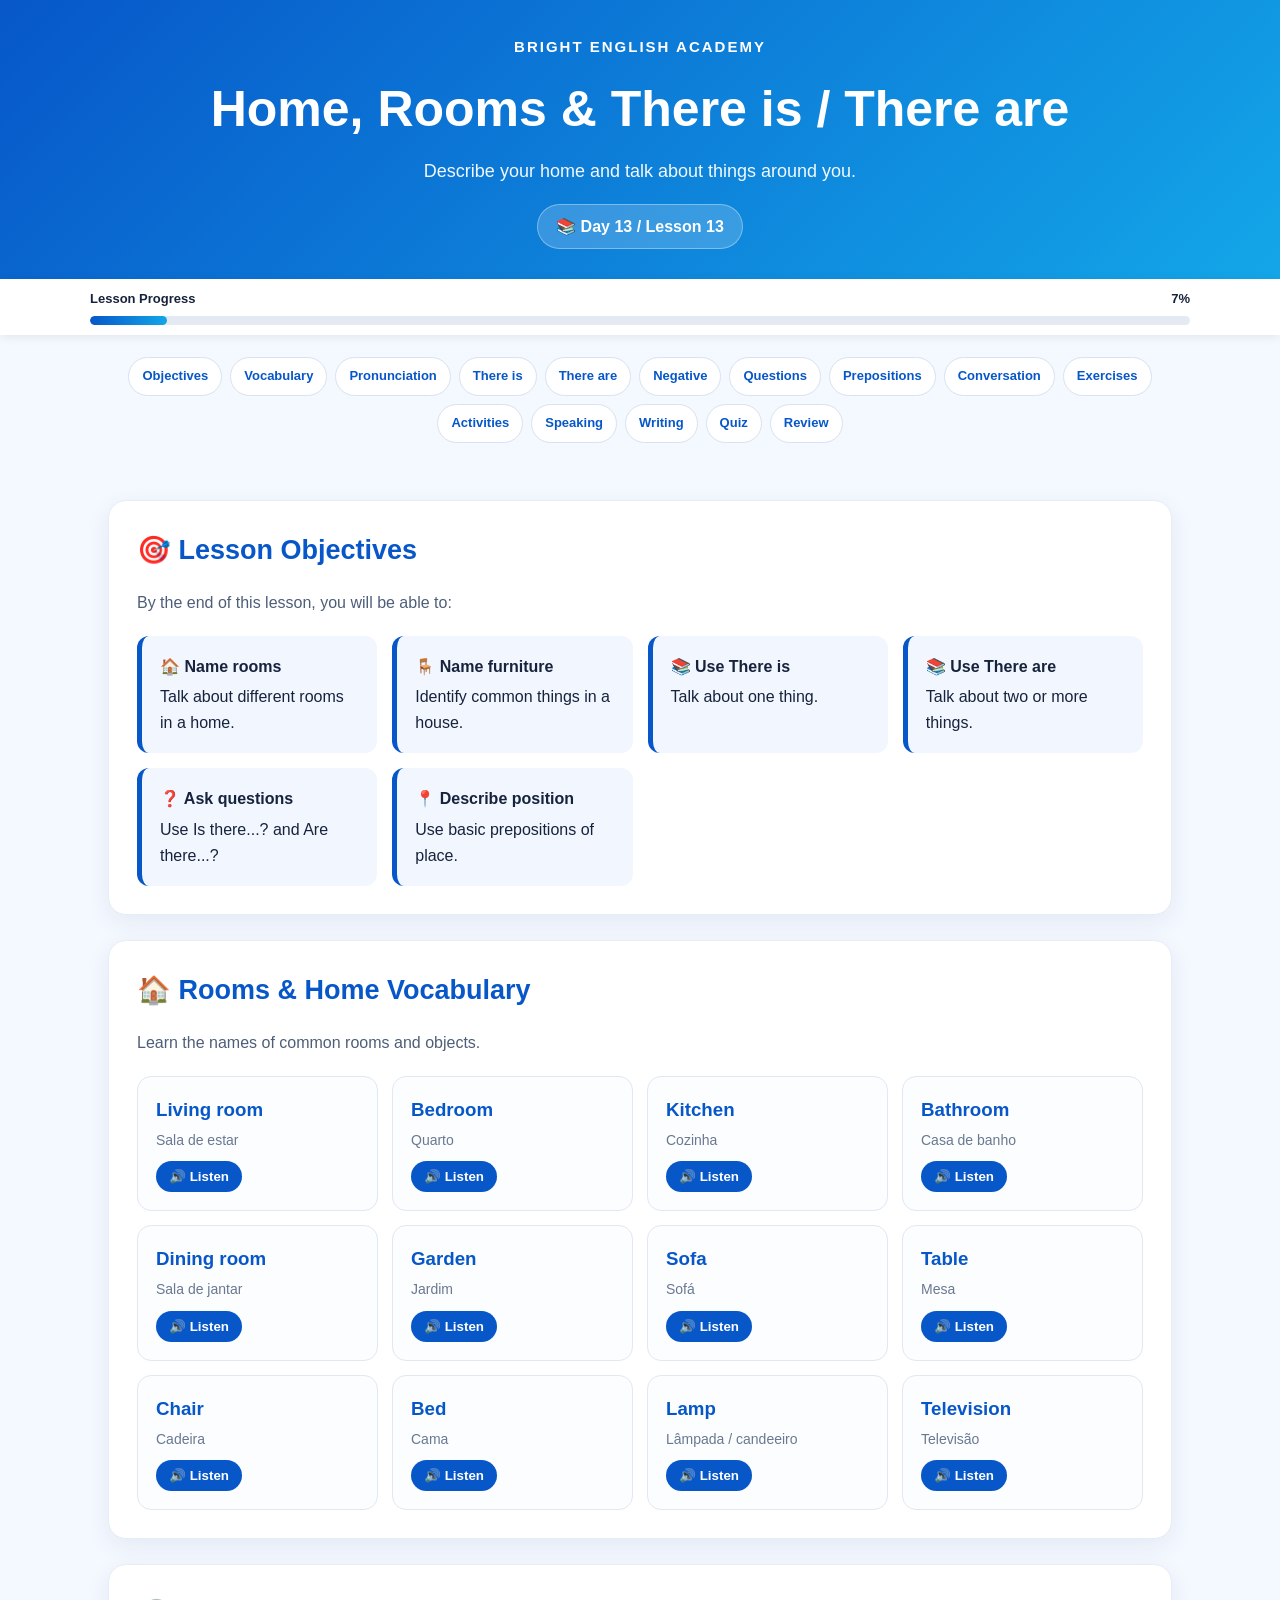
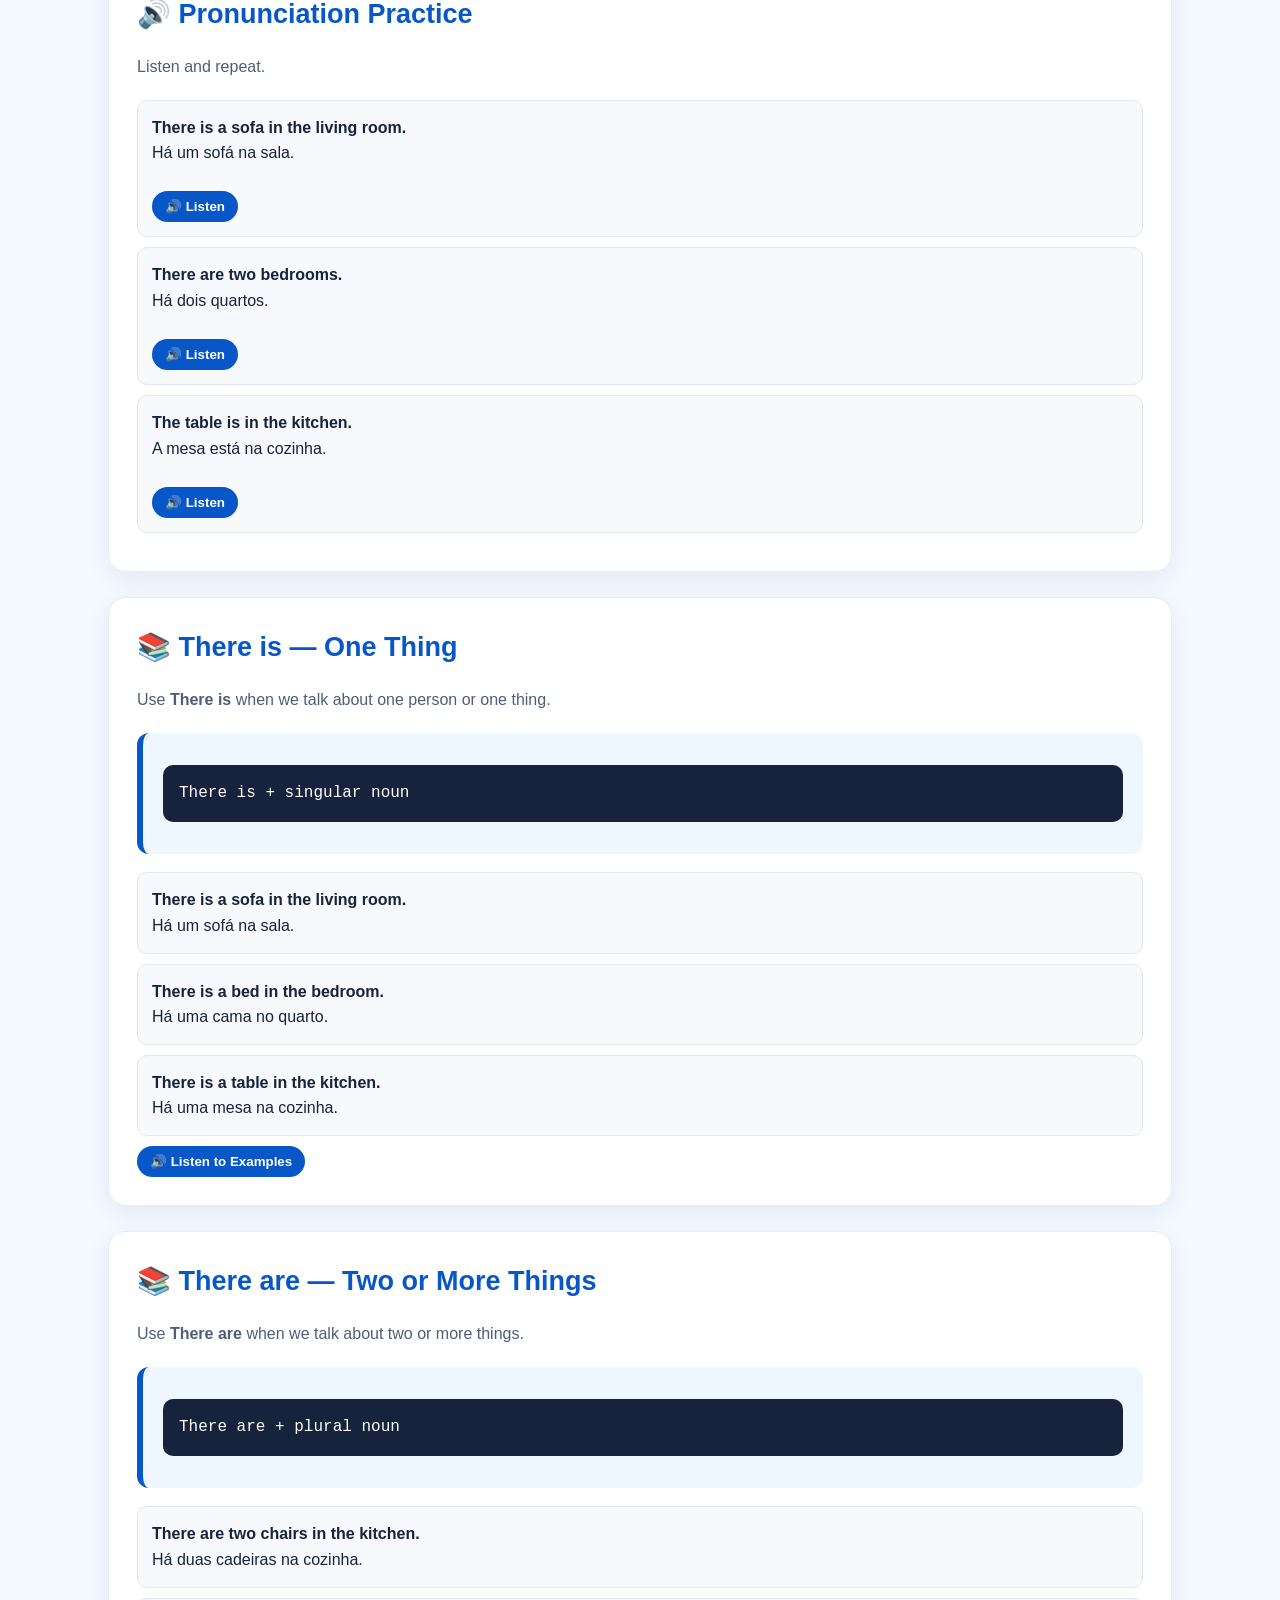
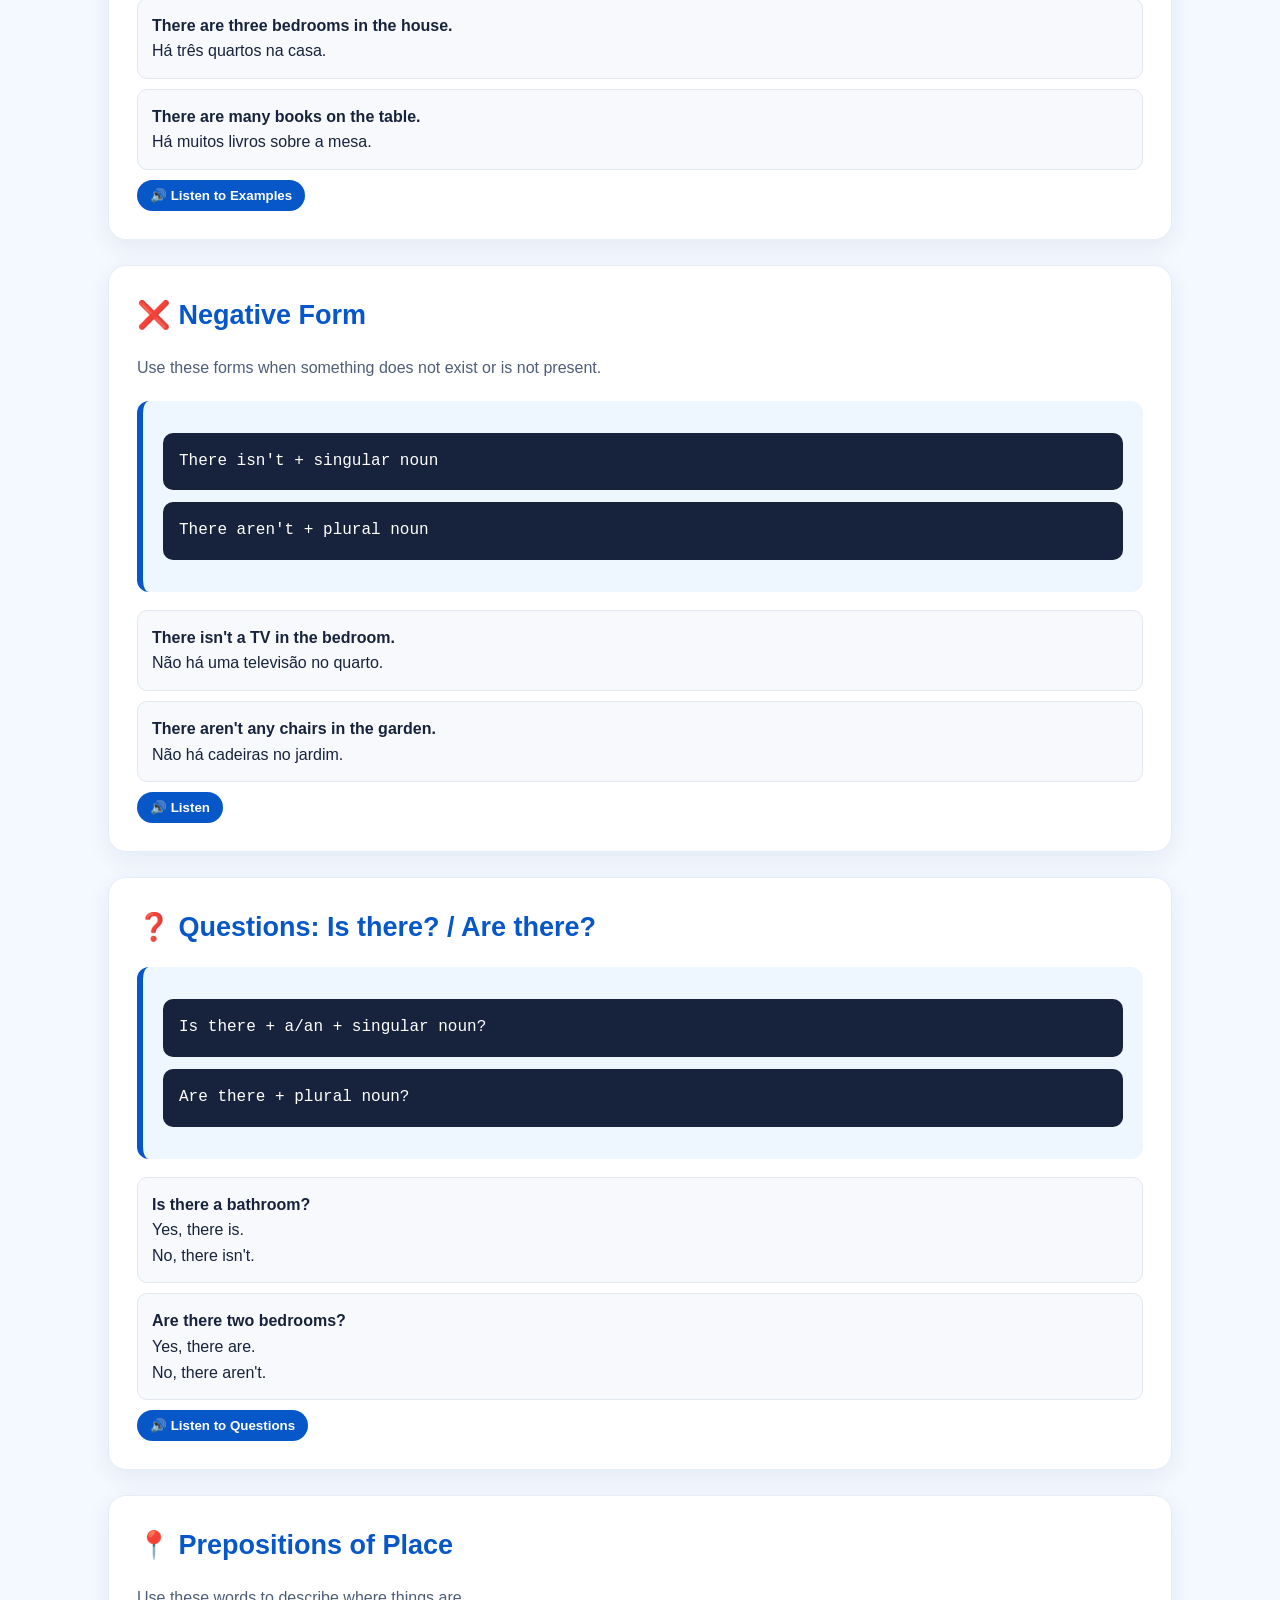
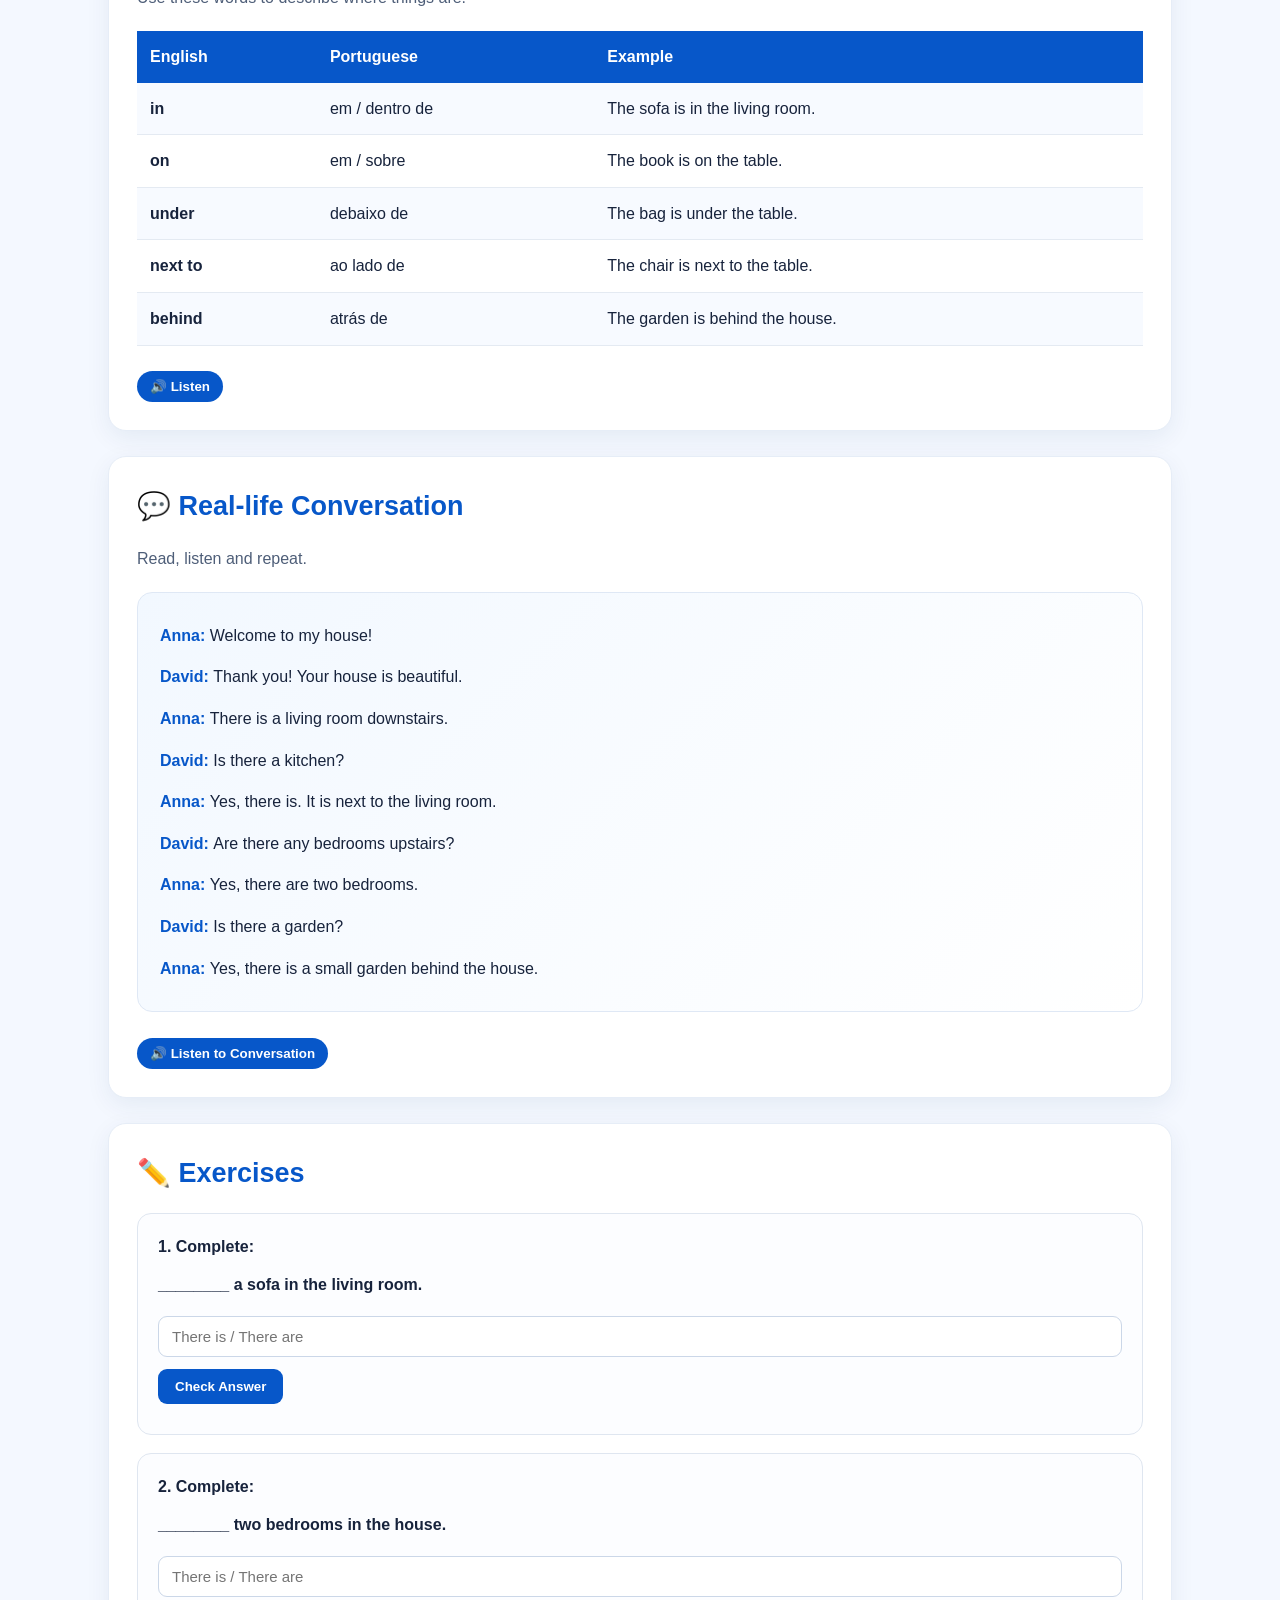
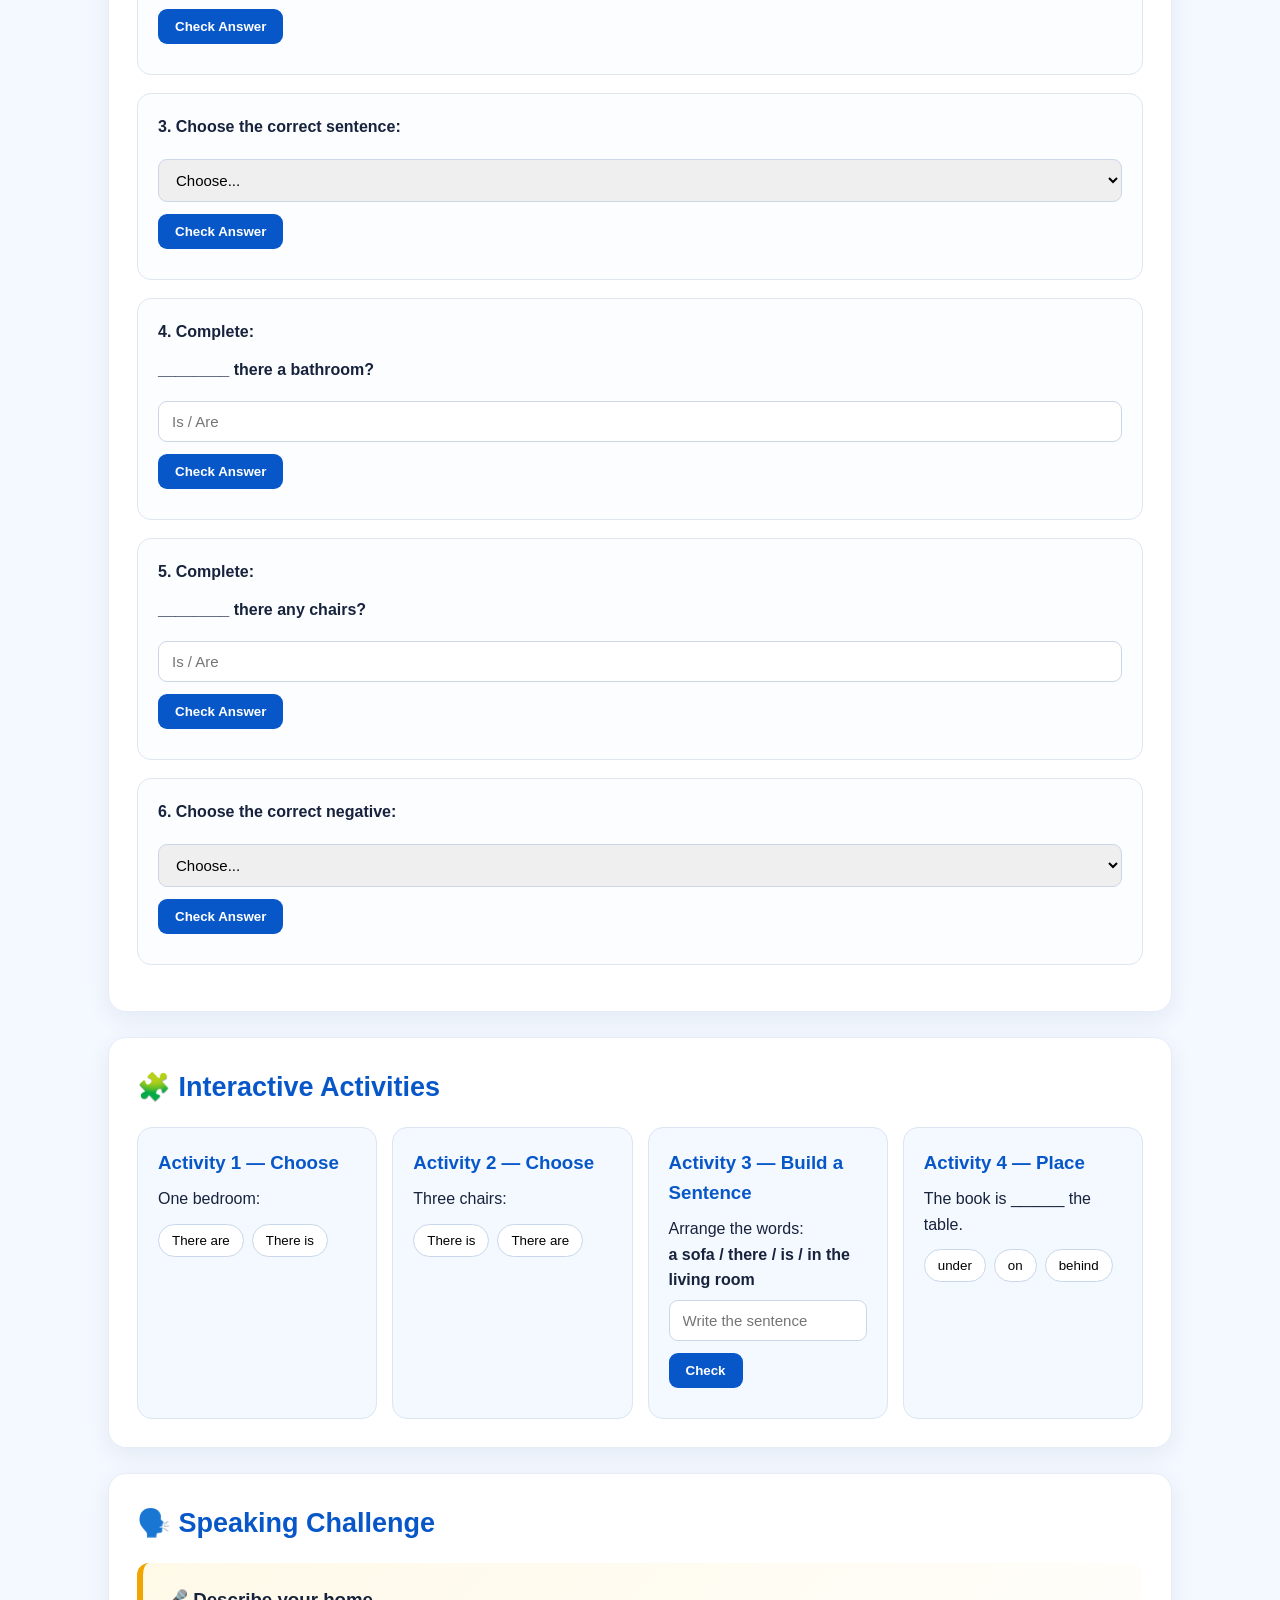
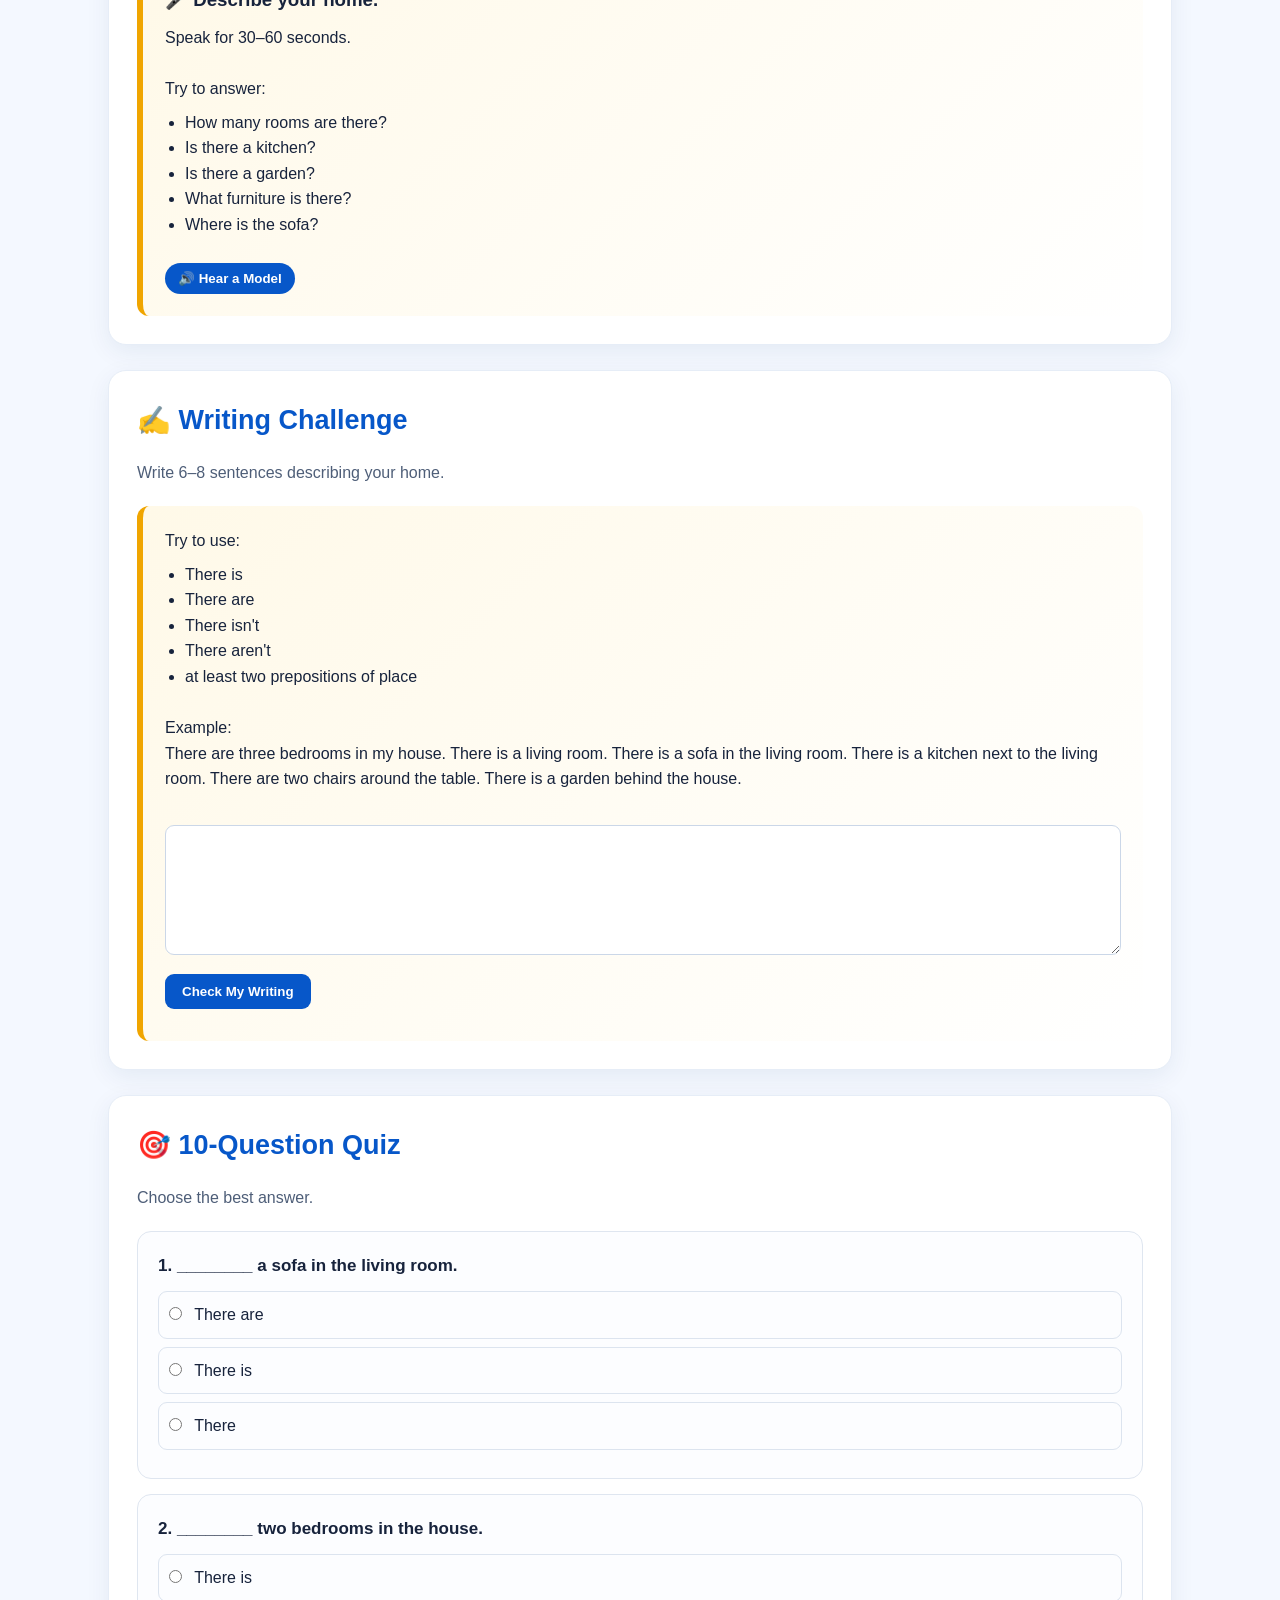
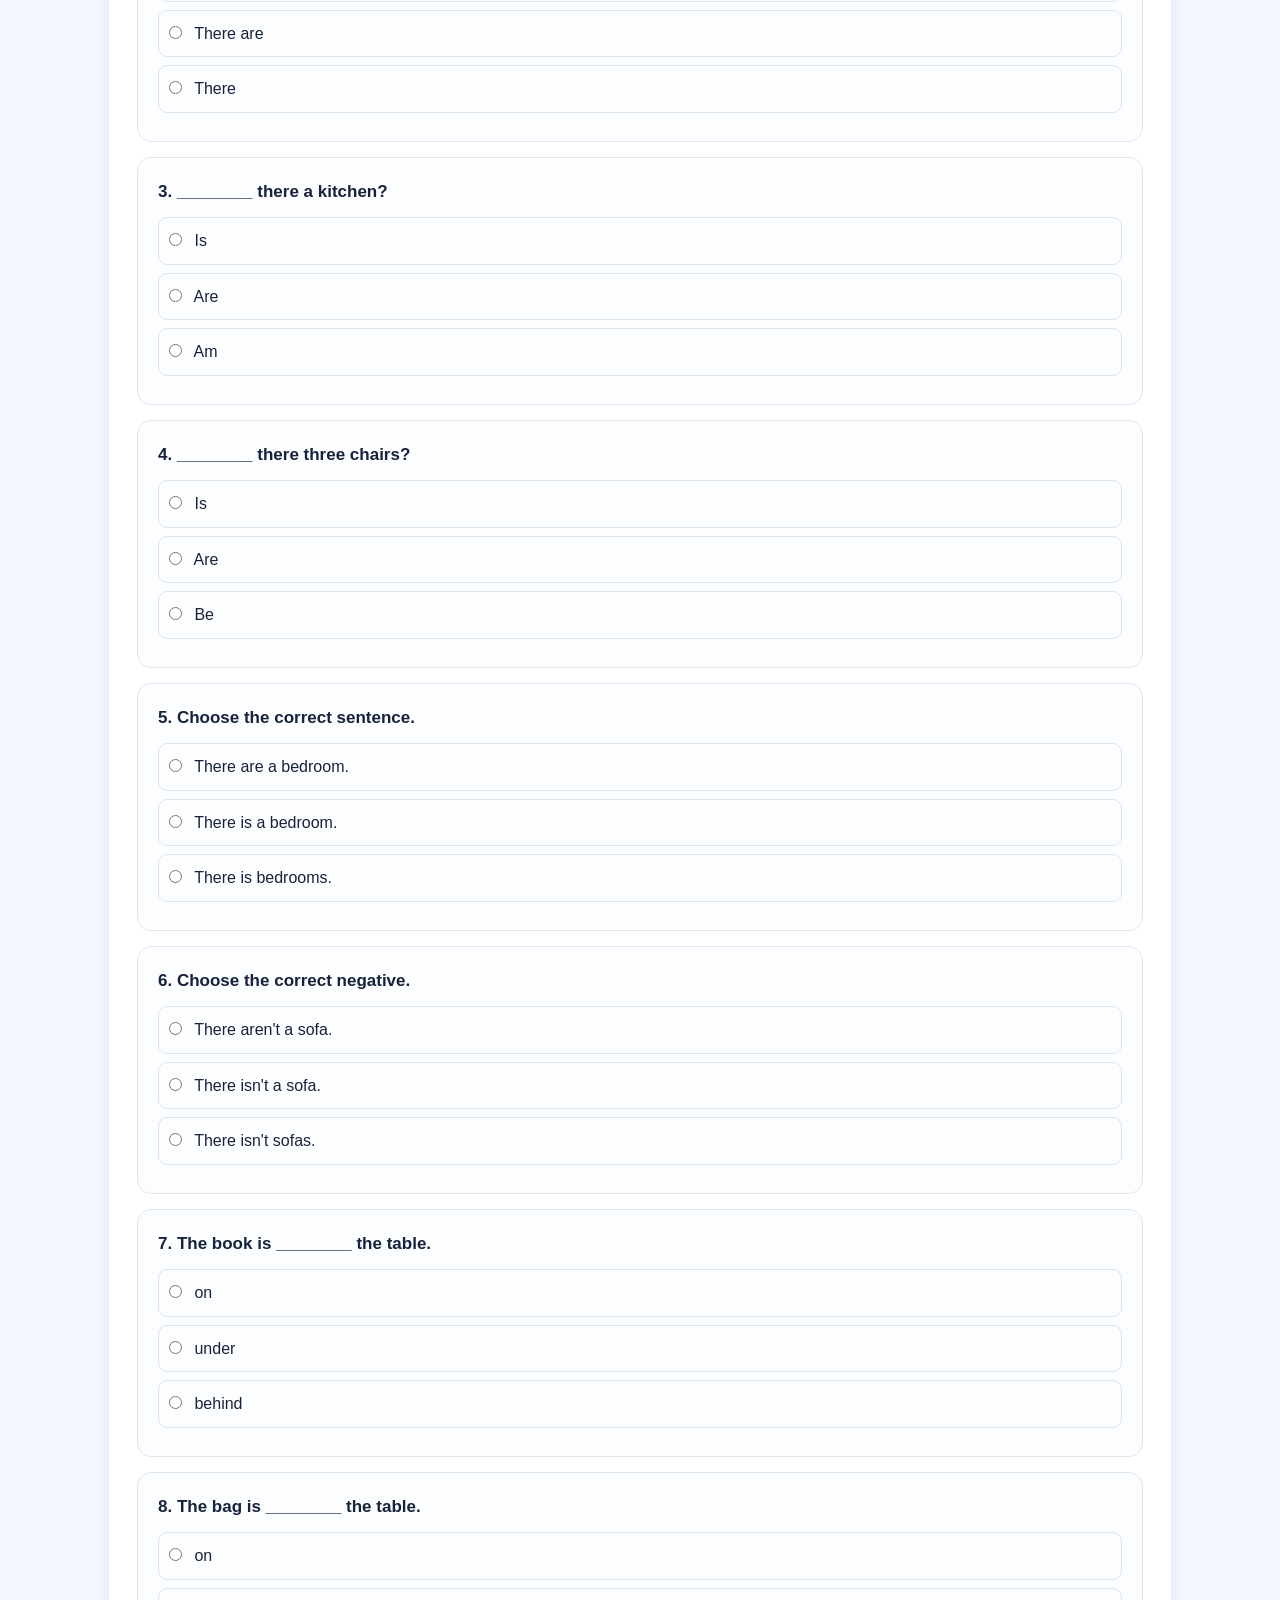
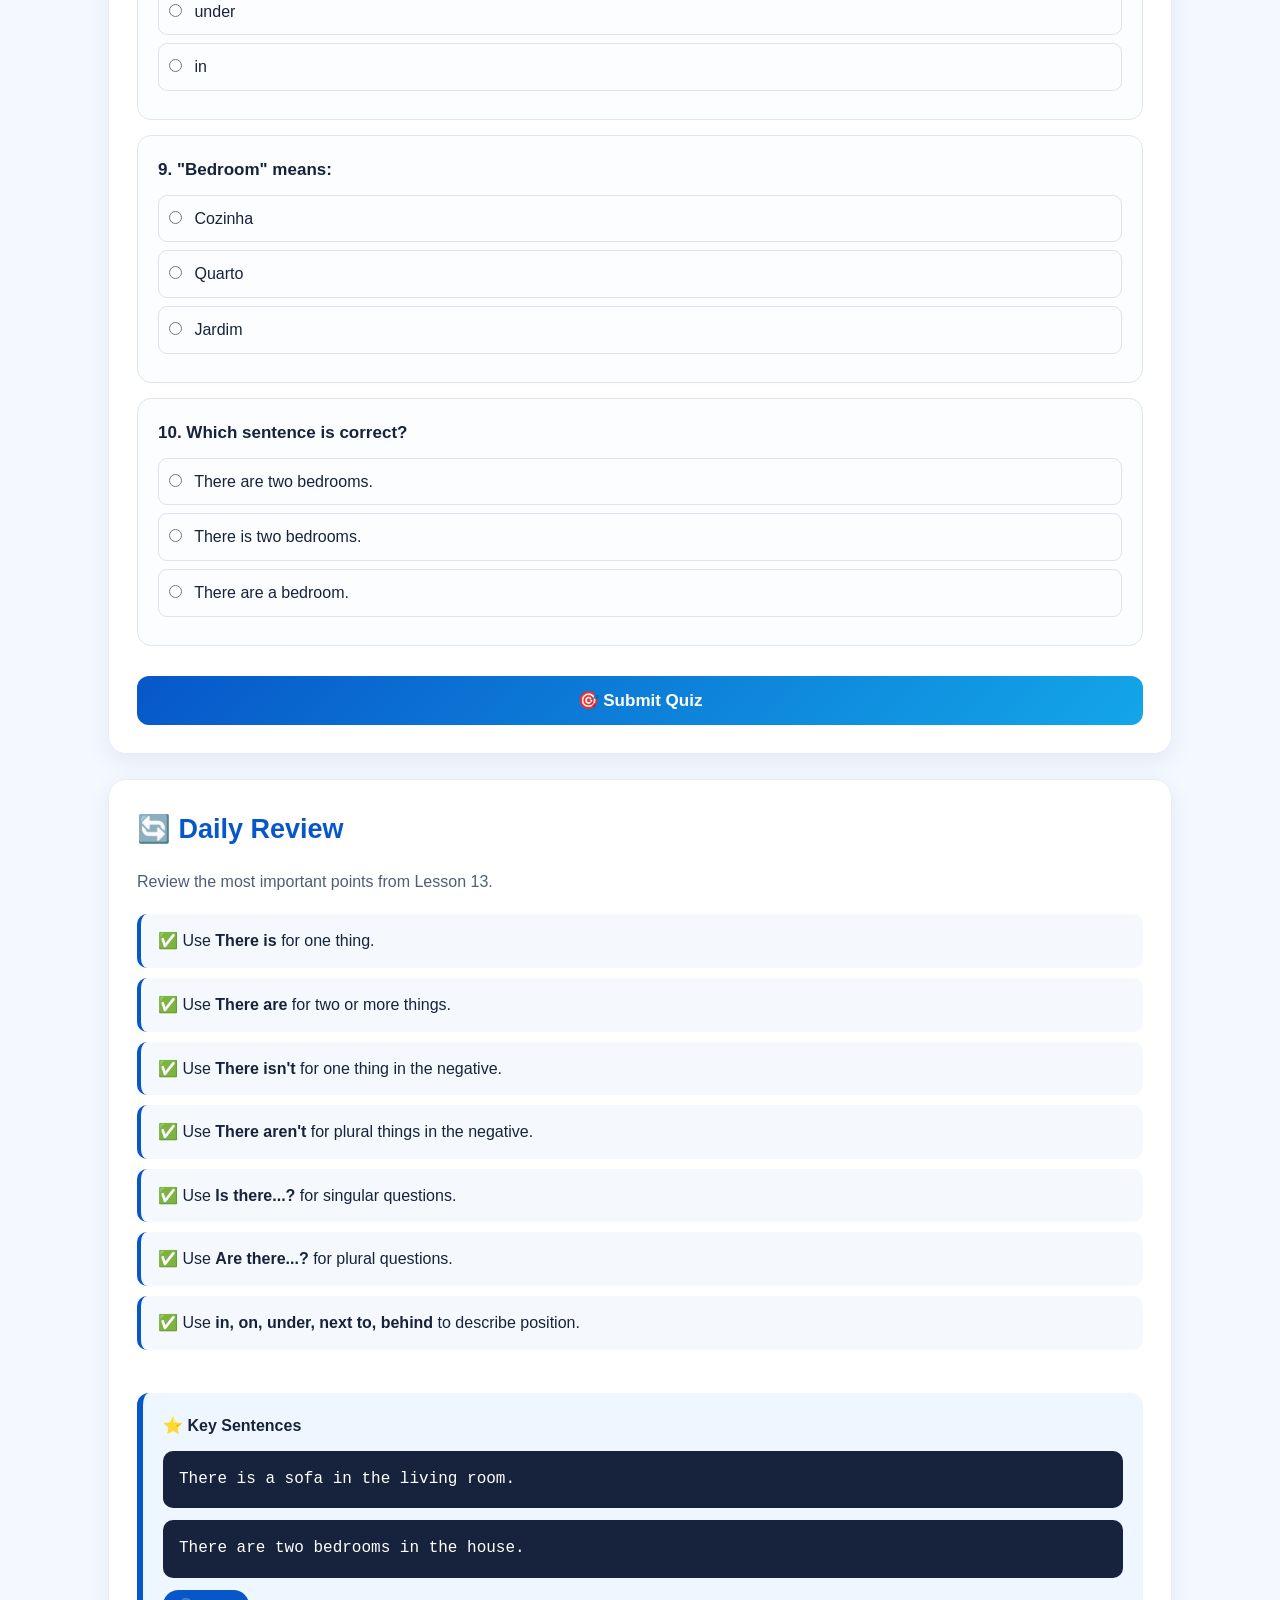
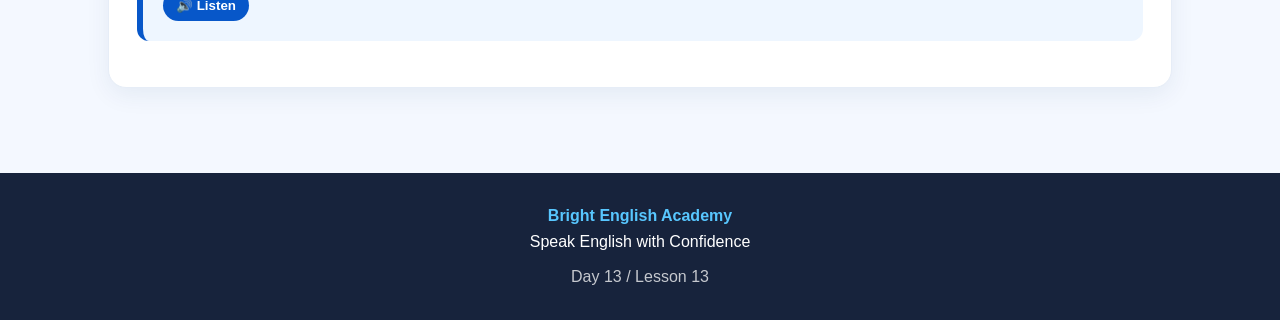
<file: lesson13.html>
<!DOCTYPE html>
<html lang="en">

<head>

    <meta charset="UTF-8">

    <meta name="viewport"
          content="width=device-width, initial-scale=1.0">

    <meta name="description"
          content="Bright English Academy - Day 13: Home, Rooms and There is / There are.">

    <title>Day 13 — Home & Rooms | Bright English Academy</title>

    <style>

        * {
            box-sizing: border-box;
            margin: 0;
            padding: 0;
        }

        html {
            scroll-behavior: smooth;
        }

        body {
            font-family: Arial, Helvetica, sans-serif;
            background: #f4f8ff;
            color: #17233c;
            line-height: 1.6;
        }

        header {
            background: linear-gradient(135deg, #0757c9, #13a6e8);
            color: white;
            padding: 35px 20px 30px;
            text-align: center;
            box-shadow: 0 5px 18px rgba(0,0,0,.12);
        }

        .academy-name {
            font-size: 15px;
            font-weight: bold;
            letter-spacing: 2px;
            text-transform: uppercase;
            margin-bottom: 10px;
        }

        header h1 {
            font-size: clamp(30px, 5vw, 50px);
            margin-bottom: 8px;
        }

        header p {
            font-size: 18px;
            opacity: .95;
        }

        .day-badge {
            display: inline-block;
            margin-top: 18px;
            padding: 9px 18px;
            background: rgba(255,255,255,.18);
            border: 1px solid rgba(255,255,255,.35);
            border-radius: 30px;
            font-weight: bold;
        }

        .progress-container {
            position: sticky;
            top: 0;
            z-index: 1000;
            background: white;
            box-shadow: 0 2px 10px rgba(0,0,0,.08);
            padding: 10px 18px;
        }

        .progress-info {
            max-width: 1100px;
            margin: auto;
            display: flex;
            justify-content: space-between;
            align-items: center;
            font-size: 13px;
            font-weight: bold;
            margin-bottom: 6px;
        }

        .progress-bar {
            max-width: 1100px;
            height: 9px;
            background: #e5eaf2;
            border-radius: 20px;
            margin: auto;
            overflow: hidden;
        }

        .progress-fill {
            height: 100%;
            width: 0%;
            background: linear-gradient(90deg,#0757c9,#13a6e8);
            border-radius: 20px;
            transition: width .4s ease;
        }

        nav {
            max-width: 1100px;
            margin: 22px auto;
            padding: 0 18px;
            display: flex;
            flex-wrap: wrap;
            gap: 8px;
            justify-content: center;
        }

        nav a {
            text-decoration: none;
            color: #0757c9;
            background: white;
            border: 1px solid #d8e2f2;
            padding: 8px 13px;
            border-radius: 20px;
            font-size: 13px;
            font-weight: bold;
            transition: .2s;
        }

        nav a:hover {
            background: #0757c9;
            color: white;
            transform: translateY(-2px);
        }

        main {
            max-width: 1100px;
            margin: auto;
            padding: 10px 18px 60px;
        }

        section {
            background: white;
            border-radius: 18px;
            padding: 28px;
            margin: 25px 0;
            box-shadow: 0 7px 25px rgba(20,53,100,.07);
            border: 1px solid #e6edf7;
        }

        .section-title {
            color: #0757c9;
            font-size: 27px;
            margin-bottom: 18px;
        }

        .section-subtitle {
            color: #4e5e78;
            margin-bottom: 20px;
        }

        .objectives {
            display: grid;
            grid-template-columns: repeat(auto-fit,minmax(210px,1fr));
            gap: 15px;
        }

        .objective {
            background: #f2f7ff;
            border-left: 5px solid #0757c9;
            padding: 18px;
            border-radius: 12px;
        }

        .objective strong {
            display: block;
            margin-bottom: 5px;
        }

        .vocab-grid {
            display: grid;
            grid-template-columns: repeat(auto-fit,minmax(210px,1fr));
            gap: 14px;
        }

        .vocab-card {
            border: 1px solid #e1e8f2;
            border-radius: 14px;
            padding: 18px;
            background: #fbfdff;
            transition: .2s;
        }

        .vocab-card:hover {
            transform: translateY(-3px);
            box-shadow: 0 8px 20px rgba(0,0,0,.07);
        }

        .vocab-card h3 {
            color: #0757c9;
            margin-bottom: 4px;
        }

        .translation {
            color: #6a7890;
            font-size: 14px;
            margin-bottom: 10px;
        }

        .listen-btn {
            border: none;
            background: #0757c9;
            color: white;
            padding: 8px 13px;
            border-radius: 20px;
            cursor: pointer;
            font-weight: bold;
        }

        .listen-btn:hover {
            background: #06449e;
        }

        .grammar-box {
            background: #eef6ff;
            border-left: 6px solid #0757c9;
            padding: 20px;
            border-radius: 12px;
            margin: 18px 0;
        }

        .formula {
            background: #17233c;
            color: white;
            padding: 16px;
            border-radius: 10px;
            font-family: "Courier New", monospace;
            margin: 12px 0;
            overflow-x: auto;
        }

        .example {
            background: #f7f9fc;
            border: 1px solid #e1e7ef;
            padding: 14px;
            border-radius: 10px;
            margin: 10px 0;
        }

        .table-wrapper {
            overflow-x: auto;
        }

        table {
            width: 100%;
            border-collapse: collapse;
            min-width: 600px;
        }

        th {
            background: #0757c9;
            color: white;
            padding: 13px;
            text-align: left;
        }

        td {
            padding: 13px;
            border-bottom: 1px solid #e4eaf2;
        }

        tr:nth-child(even) {
            background: #f7faff;
        }

        .conversation {
            background: linear-gradient(135deg,#f2f8ff,#ffffff);
            padding: 22px;
            border-radius: 15px;
            border: 1px solid #dfe8f5;
        }

        .line {
            padding: 8px 0;
        }

        .speaker {
            color: #0757c9;
            font-weight: bold;
        }

        .exercise {
            margin: 18px 0;
            padding: 20px;
            border: 1px solid #dfe6f0;
            border-radius: 14px;
            background: #fcfdff;
        }

        .exercise p {
            margin-bottom: 12px;
            font-weight: bold;
        }

        input[type="text"],
        textarea,
        select {
            width: 100%;
            padding: 11px 13px;
            border: 1px solid #cbd7e8;
            border-radius: 9px;
            font-size: 15px;
            margin-top: 7px;
            outline: none;
        }

        textarea {
            min-height: 130px;
            resize: vertical;
        }

        input[type="text"]:focus,
        textarea:focus,
        select:focus {
            border-color: #0757c9;
            box-shadow: 0 0 0 3px rgba(7,87,201,.08);
        }

        .check-btn {
            margin-top: 12px;
            background: #0757c9;
            color: white;
            border: none;
            padding: 10px 17px;
            border-radius: 9px;
            cursor: pointer;
            font-weight: bold;
        }

        .feedback {
            margin-top: 10px;
            font-weight: bold;
        }

        .activity-grid {
            display: grid;
            grid-template-columns: repeat(auto-fit,minmax(230px,1fr));
            gap: 15px;
        }

        .activity-card {
            padding: 20px;
            border-radius: 15px;
            background: #f4f8ff;
            border: 1px solid #dbe5f3;
        }

        .activity-card h3 {
            color: #0757c9;
            margin-bottom: 8px;
        }

        .choice-group {
            display: flex;
            flex-wrap: wrap;
            gap: 8px;
            margin-top: 12px;
        }

        .choice-btn {
            border: 1px solid #c9d7ea;
            background: white;
            padding: 8px 13px;
            border-radius: 20px;
            cursor: pointer;
        }

        .choice-btn.selected {
            background: #0757c9;
            color: white;
            border-color: #0757c9;
        }

        .challenge {
            background: linear-gradient(135deg,#fff9e8,#fff);
            border-left: 6px solid #f0a500;
            padding: 22px;
            border-radius: 12px;
        }

        .quiz-question {
            padding: 20px;
            border: 1px solid #dfe6f0;
            border-radius: 14px;
            margin: 15px 0;
            background: #fcfdff;
        }

        .quiz-question h3 {
            font-size: 17px;
            margin-bottom: 12px;
        }

        .option {
            display: block;
            margin: 8px 0;
            padding: 10px;
            border: 1px solid #dce4ef;
            border-radius: 9px;
            cursor: pointer;
        }

        .option:hover {
            background: #f0f6ff;
        }

        .option input {
            margin-right: 8px;
        }

        .quiz-btn {
            width: 100%;
            border: none;
            padding: 14px;
            background: linear-gradient(135deg,#0757c9,#13a6e8);
            color: white;
            border-radius: 12px;
            font-size: 17px;
            font-weight: bold;
            cursor: pointer;
            margin-top: 15px;
        }

        .quiz-result {
            display: none;
            margin-top: 20px;
            padding: 22px;
            text-align: center;
            background: #eef8f2;
            border: 1px solid #b9e2ca;
            border-radius: 14px;
        }

        .score-number {
            font-size: 40px;
            color: #138a4b;
            font-weight: bold;
        }

        .review-list {
            display: grid;
            gap: 10px;
        }

        .review-item {
            padding: 14px 17px;
            border-radius: 10px;
            background: #f5f8fc;
            border-left: 4px solid #0757c9;
        }

        footer {
            background: #17233c;
            color: white;
            text-align: center;
            padding: 30px 18px;
        }

        footer strong {
            color: #58c7ff;
        }

        @media(max-width:650px) {

            header {
                padding: 28px 15px;
            }

            section {
                padding: 20px;
                border-radius: 14px;
            }

            .section-title {
                font-size: 23px;
            }

        }

    </style>

</head>


<body>


<header>

    <div class="academy-name">
        Bright English Academy
    </div>

    <h1>
        Home, Rooms & There is / There are
    </h1>

    <p>
        Describe your home and talk about things around you.
    </p>

    <div class="day-badge">
        📚 Day 13 / Lesson 13
    </div>

</header>


<div class="progress-container">

    <div class="progress-info">

        <span>
            Lesson Progress
        </span>

        <span id="progressText">
            0%
        </span>

    </div>

    <div class="progress-bar">

        <div
            class="progress-fill"
            id="progressFill">
        </div>

    </div>

</div>


<nav>

    <a href="#objectives">Objectives</a>

    <a href="#vocabulary">Vocabulary</a>

    <a href="#pronunciation">Pronunciation</a>

    <a href="#thereis">There is</a>

    <a href="#thereare">There are</a>

    <a href="#negative">Negative</a>

    <a href="#questions">Questions</a>

    <a href="#prepositions">Prepositions</a>

    <a href="#conversation">Conversation</a>

    <a href="#exercises">Exercises</a>

    <a href="#activities">Activities</a>

    <a href="#speaking">Speaking</a>

    <a href="#writing">Writing</a>

    <a href="#quiz">Quiz</a>

    <a href="#review">Review</a>

</nav>


<main>


<section id="objectives">

    <h2 class="section-title">
        🎯 Lesson Objectives
    </h2>

    <p class="section-subtitle">
        By the end of this lesson, you will be able to:
    </p>

    <div class="objectives">

        <div class="objective">

            <strong>
                🏠 Name rooms
            </strong>

            Talk about different rooms in a home.

        </div>

        <div class="objective">

            <strong>
                🪑 Name furniture
            </strong>

            Identify common things in a house.

        </div>

        <div class="objective">

            <strong>
                📚 Use There is
            </strong>

            Talk about one thing.

        </div>

        <div class="objective">

            <strong>
                📚 Use There are
            </strong>

            Talk about two or more things.

        </div>

        <div class="objective">

            <strong>
                ❓ Ask questions
            </strong>

            Use Is there...? and Are there...?

        </div>

        <div class="objective">

            <strong>
                📍 Describe position
            </strong>

            Use basic prepositions of place.

        </div>

    </div>

</section>


<section id="vocabulary">

    <h2 class="section-title">
        🏠 Rooms & Home Vocabulary
    </h2>

    <p class="section-subtitle">
        Learn the names of common rooms and objects.
    </p>


    <div class="vocab-grid">


        <div class="vocab-card">

            <h3>
                Living room
            </h3>

            <div class="translation">
                Sala de estar
            </div>

            <button
                class="listen-btn"
                onclick="speak('Living room')">

                🔊 Listen

            </button>

        </div>


        <div class="vocab-card">

            <h3>
                Bedroom
            </h3>

            <div class="translation">
                Quarto
            </div>

            <button
                class="listen-btn"
                onclick="speak('Bedroom')">

                🔊 Listen

            </button>

        </div>


        <div class="vocab-card">

            <h3>
                Kitchen
            </h3>

            <div class="translation">
                Cozinha
            </div>

            <button
                class="listen-btn"
                onclick="speak('Kitchen')">

                🔊 Listen

            </button>

        </div>


        <div class="vocab-card">

            <h3>
                Bathroom
            </h3>

            <div class="translation">
                Casa de banho
            </div>

            <button
                class="listen-btn"
                onclick="speak('Bathroom')">

                🔊 Listen

            </button>

        </div>


        <div class="vocab-card">

            <h3>
                Dining room
            </h3>

            <div class="translation">
                Sala de jantar
            </div>

            <button
                class="listen-btn"
                onclick="speak('Dining room')">

                🔊 Listen

            </button>

        </div>


        <div class="vocab-card">

            <h3>
                Garden
            </h3>

            <div class="translation">
                Jardim
            </div>

            <button
                class="listen-btn"
                onclick="speak('Garden')">

                🔊 Listen

            </button>

        </div>


        <div class="vocab-card">

            <h3>
                Sofa
            </h3>

            <div class="translation">
                Sofá
            </div>

            <button
                class="listen-btn"
                onclick="speak('Sofa')">

                🔊 Listen

            </button>

        </div>


        <div class="vocab-card">

            <h3>
                Table
            </h3>

            <div class="translation">
                Mesa
            </div>

            <button
                class="listen-btn"
                onclick="speak('Table')">

                🔊 Listen

            </button>

        </div>


        <div class="vocab-card">

            <h3>
                Chair
            </h3>

            <div class="translation">
                Cadeira
            </div>

            <button
                class="listen-btn"
                onclick="speak('Chair')">

                🔊 Listen

            </button>

        </div>


        <div class="vocab-card">

            <h3>
                Bed
            </h3>

            <div class="translation">
                Cama
            </div>

            <button
                class="listen-btn"
                onclick="speak('Bed')">

                🔊 Listen

            </button>

        </div>


        <div class="vocab-card">

            <h3>
                Lamp
            </h3>

            <div class="translation">
                Lâmpada / candeeiro
            </div>

            <button
                class="listen-btn"
                onclick="speak('Lamp')">

                🔊 Listen

            </button>

        </div>


        <div class="vocab-card">

            <h3>
                Television
            </h3>

            <div class="translation">
                Televisão
            </div>

            <button
                class="listen-btn"
                onclick="speak('Television')">

                🔊 Listen

            </button>

        </div>


    </div>

</section>


<section id="pronunciation">

    <h2 class="section-title">
        🔊 Pronunciation Practice
    </h2>

    <p class="section-subtitle">
        Listen and repeat.
    </p>


    <div class="example">

        <strong>
            There is a sofa in the living room.
        </strong>

        <br>

        Há um sofá na sala.

        <br><br>

        <button
            class="listen-btn"
            onclick="speak('There is a sofa in the living room.')">

            🔊 Listen

        </button>

    </div>


    <div class="example">

        <strong>
            There are two bedrooms.
        </strong>

        <br>

        Há dois quartos.

        <br><br>

        <button
            class="listen-btn"
            onclick="speak('There are two bedrooms.')">

            🔊 Listen

        </button>

    </div>


    <div class="example">

        <strong>
            The table is in the kitchen.
        </strong>

        <br>

        A mesa está na cozinha.

        <br><br>

        <button
            class="listen-btn"
            onclick="speak('The table is in the kitchen.')">

            🔊 Listen

        </button>

    </div>

</section>


<section id="thereis">

    <h2 class="section-title">
        📚 There is — One Thing
    </h2>

    <p class="section-subtitle">
        Use <strong>There is</strong> when we talk about one person or one thing.
    </p>


    <div class="grammar-box">

        <div class="formula">
            There is + singular noun
        </div>

    </div>


    <div class="example">

        <strong>
            There is a sofa in the living room.
        </strong>

        <br>

        Há um sofá na sala.

    </div>


    <div class="example">

        <strong>
            There is a bed in the bedroom.
        </strong>

        <br>

        Há uma cama no quarto.

    </div>


    <div class="example">

        <strong>
            There is a table in the kitchen.
        </strong>

        <br>

        Há uma mesa na cozinha.

    </div>


    <button
        class="listen-btn"
        onclick="speak('There is a sofa in the living room. There is a bed in the bedroom. There is a table in the kitchen.')">

        🔊 Listen to Examples

    </button>

</section>


<section id="thereare">

    <h2 class="section-title">
        📚 There are — Two or More Things
    </h2>

    <p class="section-subtitle">
        Use <strong>There are</strong> when we talk about two or more things.
    </p>


    <div class="grammar-box">

        <div class="formula">
            There are + plural noun
        </div>

    </div>


    <div class="example">

        <strong>
            There are two chairs in the kitchen.
        </strong>

        <br>

        Há duas cadeiras na cozinha.

    </div>


    <div class="example">

        <strong>
            There are three bedrooms in the house.
        </strong>

        <br>

        Há três quartos na casa.

    </div>


    <div class="example">

        <strong>
            There are many books on the table.
        </strong>

        <br>

        Há muitos livros sobre a mesa.

    </div>


    <button
        class="listen-btn"
        onclick="speak('There are two chairs in the kitchen. There are three bedrooms in the house. There are many books on the table.')">

        🔊 Listen to Examples

    </button>

</section>


<section id="negative">

    <h2 class="section-title">
        ❌ Negative Form
    </h2>

    <p class="section-subtitle">
        Use these forms when something does not exist or is not present.
    </p>


    <div class="grammar-box">

        <div class="formula">
            There isn't + singular noun
        </div>

        <div class="formula">
            There aren't + plural noun
        </div>

    </div>


    <div class="example">

        <strong>
            There isn't a TV in the bedroom.
        </strong>

        <br>

        Não há uma televisão no quarto.

    </div>


    <div class="example">

        <strong>
            There aren't any chairs in the garden.
        </strong>

        <br>

        Não há cadeiras no jardim.

    </div>


    <button
        class="listen-btn"
        onclick="speak('There is not a TV in the bedroom. There are not any chairs in the garden.')">

        🔊 Listen

    </button>

</section>


<section id="questions">

    <h2 class="section-title">
        ❓ Questions: Is there? / Are there?
    </h2>


    <div class="grammar-box">

        <div class="formula">
            Is there + a/an + singular noun?
        </div>

        <div class="formula">
            Are there + plural noun?
        </div>

    </div>


    <div class="example">

        <strong>
            Is there a bathroom?
        </strong>

        <br>

        Yes, there is.

        <br>

        No, there isn't.

    </div>


    <div class="example">

        <strong>
            Are there two bedrooms?
        </strong>

        <br>

        Yes, there are.

        <br>

        No, there aren't.

    </div>


    <button
        class="listen-btn"
        onclick="speak('Is there a bathroom? Yes, there is. Are there two bedrooms? Yes, there are.')">

        🔊 Listen to Questions

    </button>

</section>


<section id="prepositions">

    <h2 class="section-title">
        📍 Prepositions of Place
    </h2>

    <p class="section-subtitle">
        Use these words to describe where things are.
    </p>


    <div class="table-wrapper">

        <table>

            <tr>

                <th>
                    English
                </th>

                <th>
                    Portuguese
                </th>

                <th>
                    Example
                </th>

            </tr>


            <tr>

                <td>
                    <strong>in</strong>
                </td>

                <td>
                    em / dentro de
                </td>

                <td>
                    The sofa is in the living room.
                </td>

            </tr>


            <tr>

                <td>
                    <strong>on</strong>
                </td>

                <td>
                    em / sobre
                </td>

                <td>
                    The book is on the table.
                </td>

            </tr>


            <tr>

                <td>
                    <strong>under</strong>
                </td>

                <td>
                    debaixo de
                </td>

                <td>
                    The bag is under the table.
                </td>

            </tr>


            <tr>

                <td>
                    <strong>next to</strong>
                </td>

                <td>
                    ao lado de
                </td>

                <td>
                    The chair is next to the table.
                </td>

            </tr>


            <tr>

                <td>
                    <strong>behind</strong>
                </td>

                <td>
                    atrás de
                </td>

                <td>
                    The garden is behind the house.
                </td>

            </tr>

        </table>

    </div>


    <br>


    <button
        class="listen-btn"
        onclick="speak('The sofa is in the living room. The book is on the table. The bag is under the table. The chair is next to the table. The garden is behind the house.')">

        🔊 Listen

    </button>

</section>


<section id="conversation">

    <h2 class="section-title">
        💬 Real-life Conversation
    </h2>

    <p class="section-subtitle">
        Read, listen and repeat.
    </p>


    <div class="conversation">


        <div class="line">

            <span class="speaker">
                Anna:
            </span>

            Welcome to my house!

        </div>


        <div class="line">

            <span class="speaker">
                David:
            </span>

            Thank you! Your house is beautiful.

        </div>


        <div class="line">

            <span class="speaker">
                Anna:
            </span>

            There is a living room downstairs.

        </div>


        <div class="line">

            <span class="speaker">
                David:
            </span>

            Is there a kitchen?

        </div>


        <div class="line">

            <span class="speaker">
                Anna:
            </span>

            Yes, there is. It is next to the living room.

        </div>


        <div class="line">

            <span class="speaker">
                David:
            </span>

            Are there any bedrooms upstairs?

        </div>


        <div class="line">

            <span class="speaker">
                Anna:
            </span>

            Yes, there are two bedrooms.

        </div>


        <div class="line">

            <span class="speaker">
                David:
            </span>

            Is there a garden?

        </div>


        <div class="line">

            <span class="speaker">
                Anna:
            </span>

            Yes, there is a small garden behind the house.

        </div>


    </div>


    <br>


    <button
        class="listen-btn"
        onclick="speak(`Anna. Welcome to my house. David. Thank you. Your house is beautiful. Anna. There is a living room downstairs. David. Is there a kitchen? Anna. Yes, there is. It is next to the living room. David. Are there any bedrooms upstairs? Anna. Yes, there are two bedrooms. David. Is there a garden? Anna. Yes, there is a small garden behind the house.`)">

        🔊 Listen to Conversation

    </button>

</section>


<section id="exercises">

    <h2 class="section-title">
        ✏️ Exercises
    </h2>


    <div class="exercise">

        <p>
            1. Complete:
        </p>

        <p>
            ________ a sofa in the living room.
        </p>

        <input
            type="text"
            id="ex1"
            placeholder="There is / There are">


        <button
            class="check-btn"
            onclick="checkExercise('ex1','there is','feedback1')">

            Check Answer

        </button>


        <div
            id="feedback1"
            class="feedback">
        </div>

    </div>


    <div class="exercise">

        <p>
            2. Complete:
        </p>

        <p>
            ________ two bedrooms in the house.
        </p>

        <input
            type="text"
            id="ex2"
            placeholder="There is / There are">


        <button
            class="check-btn"
            onclick="checkExercise('ex2','there are','feedback2')">

            Check Answer

        </button>


        <div
            id="feedback2"
            class="feedback">
        </div>

    </div>


    <div class="exercise">

        <p>
            3. Choose the correct sentence:
        </p>

        <select id="ex3">

            <option value="">
                Choose...
            </option>

            <option value="wrong">
                There are a kitchen.
            </option>

            <option value="correct">
                There is a kitchen.
            </option>

        </select>


        <button
            class="check-btn"
            onclick="checkExercise('ex3','correct','feedback3')">

            Check Answer

        </button>


        <div
            id="feedback3"
            class="feedback">
        </div>

    </div>


    <div class="exercise">

        <p>
            4. Complete:
        </p>

        <p>
            ________ there a bathroom?
        </p>

        <input
            type="text"
            id="ex4"
            placeholder="Is / Are">


        <button
            class="check-btn"
            onclick="checkExercise('ex4','is','feedback4')">

            Check Answer

        </button>


        <div
            id="feedback4"
            class="feedback">
        </div>

    </div>


    <div class="exercise">

        <p>
            5. Complete:
        </p>

        <p>
            ________ there any chairs?
        </p>

        <input
            type="text"
            id="ex5"
            placeholder="Is / Are">


        <button
            class="check-btn"
            onclick="checkExercise('ex5','are','feedback5')">

            Check Answer

        </button>


        <div
            id="feedback5"
            class="feedback">
        </div>

    </div>


    <div class="exercise">

        <p>
            6. Choose the correct negative:
        </p>

        <select id="ex6">

            <option value="">
                Choose...
            </option>

            <option value="wrong">
                There aren't a sofa.
            </option>

            <option value="correct">
                There isn't a sofa.
            </option>

            <option value="wrong2">
                There isn't any chairs.
            </option>

        </select>


        <button
            class="check-btn"
            onclick="checkExercise('ex6','correct','feedback6')">

            Check Answer

        </button>


        <div
            id="feedback6"
            class="feedback">
        </div>

    </div>

</section>


<section id="activities">

    <h2 class="section-title">
        🧩 Interactive Activities
    </h2>


    <div class="activity-grid">


        <div class="activity-card">

            <h3>
                Activity 1 — Choose
            </h3>

            <p>
                One bedroom:
            </p>


            <div class="choice-group">

                <button
                    class="choice-btn"
                    onclick="selectChoice(this,'activity1','❌ Try again.')">

                    There are

                </button>


                <button
                    class="choice-btn"
                    onclick="selectChoice(this,'activity1','✅ Correct! There is a bedroom.')">

                    There is

                </button>

            </div>


            <p
                id="activity1"
                class="feedback">
            </p>

        </div>


        <div class="activity-card">

            <h3>
                Activity 2 — Choose
            </h3>

            <p>
                Three chairs:
            </p>


            <div class="choice-group">

                <button
                    class="choice-btn"
                    onclick="selectChoice(this,'activity2','❌ Try again.')">

                    There is

                </button>


                <button
                    class="choice-btn"
                    onclick="selectChoice(this,'activity2','✅ Correct! There are three chairs.')">

                    There are

                </button>

            </div>


            <p
                id="activity2"
                class="feedback">
            </p>

        </div>


        <div class="activity-card">

            <h3>
                Activity 3 — Build a Sentence
            </h3>

            <p>
                Arrange the words:
            </p>

            <p>
                <strong>
                    a sofa / there / is / in the living room
                </strong>
            </p>


            <input
                type="text"
                id="sentenceInput"
                placeholder="Write the sentence">


            <button
                class="check-btn"
                onclick="checkSentence()">

                Check

            </button>


            <p
                id="sentenceResult"
                class="feedback">
            </p>

        </div>


        <div class="activity-card">

            <h3>
                Activity 4 — Place
            </h3>

            <p>
                The book is ______ the table.
            </p>


            <div class="choice-group">

                <button
                    class="choice-btn"
                    onclick="selectChoice(this,'activity4','❌ Try again.')">

                    under

                </button>


                <button
                    class="choice-btn"
                    onclick="selectChoice(this,'activity4','✅ Correct! The book is on the table.')">

                    on

                </button>


                <button
                    class="choice-btn"
                    onclick="selectChoice(this,'activity4','❌ Try again.')">

                    behind

                </button>

            </div>


            <p
                id="activity4"
                class="feedback">
            </p>

        </div>

    </div>

</section>


<section id="speaking">

    <h2 class="section-title">
        🗣️ Speaking Challenge
    </h2>


    <div class="challenge">

        <h3>
            🎤 Describe your home.
        </h3>


        <p style="margin-top:10px;">
            Speak for 30–60 seconds.
        </p>


        <br>


        <p>
            Try to answer:
        </p>


        <ul style="margin-left:20px;margin-top:8px;">

            <li>
                How many rooms are there?
            </li>

            <li>
                Is there a kitchen?
            </li>

            <li>
                Is there a garden?
            </li>

            <li>
                What furniture is there?
            </li>

            <li>
                Where is the sofa?
            </li>

        </ul>


        <br>


        <button
            class="listen-btn"
            onclick="speak('There are three bedrooms in my house. There is a living room and there is a kitchen. There is a sofa in the living room. There are two chairs next to the table. There is a small garden behind the house.')">

            🔊 Hear a Model

        </button>

    </div>

</section>


<section id="writing">

    <h2 class="section-title">
        ✍️ Writing Challenge
    </h2>


    <p class="section-subtitle">
        Write 6–8 sentences describing your home.
    </p>


    <div class="challenge">

        <p>
            Try to use:
        </p>


        <ul style="margin-left:20px;margin-top:8px;">

            <li>
                There is
            </li>

            <li>
                There are
            </li>

            <li>
                There isn't
            </li>

            <li>
                There aren't
            </li>

            <li>
                at least two prepositions of place
            </li>

        </ul>


        <br>


        <p>
            Example:
        </p>


        <p>
            There are three bedrooms in my house.
            There is a living room.
            There is a sofa in the living room.
            There is a kitchen next to the living room.
            There are two chairs around the table.
            There is a garden behind the house.
        </p>


        <br>


        <textarea
            id="writingArea"
            placeholder="Describe your home...">
        </textarea>


        <button
            class="check-btn"
            onclick="checkWriting()">

            Check My Writing

        </button>


        <p
            id="writingFeedback"
            class="feedback">
        </p>

    </div>

</section>


<section id="quiz">

    <h2 class="section-title">
        🎯 10-Question Quiz
    </h2>

    <p class="section-subtitle">
        Choose the best answer.
    </p>


    <div class="quiz-question">

        <h3>
            1. ________ a sofa in the living room.
        </h3>

        <label class="option">
            <input type="radio" name="q1" value="a">
            There are
        </label>

        <label class="option">
            <input type="radio" name="q1" value="b">
            There is
        </label>

        <label class="option">
            <input type="radio" name="q1" value="c">
            There
        </label>

    </div>


    <div class="quiz-question">

        <h3>
            2. ________ two bedrooms in the house.
        </h3>

        <label class="option">
            <input type="radio" name="q2" value="a">
            There is
        </label>

        <label class="option">
            <input type="radio" name="q2" value="b">
            There are
        </label>

        <label class="option">
            <input type="radio" name="q2" value="c">
            There
        </label>

    </div>


    <div class="quiz-question">

        <h3>
            3. ________ there a kitchen?
        </h3>

        <label class="option">
            <input type="radio" name="q3" value="a">
            Is
        </label>

        <label class="option">
            <input type="radio" name="q3" value="b">
            Are
        </label>

        <label class="option">
            <input type="radio" name="q3" value="c">
            Am
        </label>

    </div>


    <div class="quiz-question">

        <h3>
            4. ________ there three chairs?
        </h3>

        <label class="option">
            <input type="radio" name="q4" value="a">
            Is
        </label>

        <label class="option">
            <input type="radio" name="q4" value="b">
            Are
        </label>

        <label class="option">
            <input type="radio" name="q4" value="c">
            Be
        </label>

    </div>


    <div class="quiz-question">

        <h3>
            5. Choose the correct sentence.
        </h3>

        <label class="option">
            <input type="radio" name="q5" value="a">
            There are a bedroom.
        </label>

        <label class="option">
            <input type="radio" name="q5" value="b">
            There is a bedroom.
        </label>

        <label class="option">
            <input type="radio" name="q5" value="c">
            There is bedrooms.
        </label>

    </div>


    <div class="quiz-question">

        <h3>
            6. Choose the correct negative.
        </h3>

        <label class="option">
            <input type="radio" name="q6" value="a">
            There aren't a sofa.
        </label>

        <label class="option">
            <input type="radio" name="q6" value="b">
            There isn't a sofa.
        </label>

        <label class="option">
            <input type="radio" name="q6" value="c">
            There isn't sofas.
        </label>

    </div>


    <div class="quiz-question">

        <h3>
            7. The book is ________ the table.
        </h3>

        <label class="option">
            <input type="radio" name="q7" value="a">
            on
        </label>

        <label class="option">
            <input type="radio" name="q7" value="b">
            under
        </label>

        <label class="option">
            <input type="radio" name="q7" value="c">
            behind
        </label>

    </div>


    <div class="quiz-question">

        <h3>
            8. The bag is ________ the table.
        </h3>

        <label class="option">
            <input type="radio" name="q8" value="a">
            on
        </label>

        <label class="option">
            <input type="radio" name="q8" value="b">
            under
        </label>

        <label class="option">
            <input type="radio" name="q8" value="c">
            in
        </label>

    </div>


    <div class="quiz-question">

        <h3>
            9. "Bedroom" means:
        </h3>

        <label class="option">
            <input type="radio" name="q9" value="a">
            Cozinha
        </label>

        <label class="option">
            <input type="radio" name="q9" value="b">
            Quarto
        </label>

        <label class="option">
            <input type="radio" name="q9" value="c">
            Jardim
        </label>

    </div>


    <div class="quiz-question">

        <h3>
            10. Which sentence is correct?
        </h3>

        <label class="option">
            <input type="radio" name="q10" value="a">
            There are two bedrooms.
        </label>

        <label class="option">
            <input type="radio" name="q10" value="b">
            There is two bedrooms.
        </label>

        <label class="option">
            <input type="radio" name="q10" value="c">
            There are a bedroom.
        </label>

    </div>


    <button
        class="quiz-btn"
        onclick="calculateQuiz()">

        🎯 Submit Quiz

    </button>


    <div
        class="quiz-result"
        id="quizResult">

        <div>
            Your Score
        </div>

        <div
            class="score-number"
            id="scoreNumber">

            0/10

        </div>

        <h3
            id="scoreMessage">
        </h3>

        <p
            id="scoreDetails">
        </p>

    </div>

</section>


<section id="review">

    <h2 class="section-title">
        🔄 Daily Review
    </h2>

    <p class="section-subtitle">
        Review the most important points from Lesson 13.
    </p>


    <div class="review-list">


        <div class="review-item">
            ✅ Use <strong>There is</strong> for one thing.
        </div>


        <div class="review-item">
            ✅ Use <strong>There are</strong> for two or more things.
        </div>


        <div class="review-item">
            ✅ Use <strong>There isn't</strong> for one thing in the negative.
        </div>


        <div class="review-item">
            ✅ Use <strong>There aren't</strong> for plural things in the negative.
        </div>


        <div class="review-item">
            ✅ Use <strong>Is there...?</strong> for singular questions.
        </div>


        <div class="review-item">
            ✅ Use <strong>Are there...?</strong> for plural questions.
        </div>


        <div class="review-item">
            ✅ Use <strong>in, on, under, next to, behind</strong> to describe position.
        </div>


    </div>


    <br>


    <div class="grammar-box">

        <strong>
            ⭐ Key Sentences
        </strong>


        <div class="formula">
            There is a sofa in the living room.
        </div>


        <div class="formula">
            There are two bedrooms in the house.
        </div>


        <button
            class="listen-btn"
            onclick="speak('There is a sofa in the living room. There are two bedrooms in the house.')">

            🔊 Listen

        </button>

    </div>

</section>


</main>


<footer>

    <p>
        <strong>
            Bright English Academy
        </strong>
    </p>

    <p>
        Speak English with Confidence
    </p>

    <p style="margin-top:10px;opacity:.75;">
        Day 13 / Lesson 13
    </p>

</footer>


<script>

    /* =========================
       AUDIO
    ========================= */

    function speak(text) {

        if (!("speechSynthesis" in window)) {

            alert(
                "Audio is not supported by this browser."
            );

            return;
        }

        window.speechSynthesis.cancel();

        const speech =
            new SpeechSynthesisUtterance(text);

        speech.lang = "en-US";

        speech.rate = 0.85;

        speech.pitch = 1;

        window.speechSynthesis.speak(speech);

    }


    /* =========================
       EXERCISES
    ========================= */

    function checkExercise(
        inputId,
        answer,
        feedbackId
    ) {

        const input =
            document.getElementById(inputId);

        const feedback =
            document.getElementById(feedbackId);

        let value =
            input.value
                .trim()
                .toLowerCase();

        if (value === answer.toLowerCase()) {

            feedback.textContent =
                "✅ Correct! Excellent work.";

            feedback.style.color =
                "#138a4b";

        } else {

            feedback.textContent =
                "❌ Not quite. Try again.";

            feedback.style.color =
                "#c62828";

        }

        updateProgress();

    }


    /* =========================
       CHOICE ACTIVITIES
    ========================= */

    function selectChoice(
        button,
        resultId,
        message
    ) {

        const buttons =
            button.parentElement
                .querySelectorAll(".choice-btn");

        buttons.forEach(
            btn => btn.classList.remove("selected")
        );

        button.classList.add("selected");

        document.getElementById(resultId)
            .textContent = message;

        updateProgress();

    }


    /* =========================
       SENTENCE
    ========================= */

    function checkSentence() {

        const input =
            document.getElementById(
                "sentenceInput"
            );

        const result =
            document.getElementById(
                "sentenceResult"
            );

        const value =
            input.value
                .trim()
                .toLowerCase()
                .replace(/[.!?]/g,"");

        if (
            value ===
            "there is a sofa in the living room"
        ) {

            result.textContent =
                "✅ Perfect sentence!";

            result.style.color =
                "#138a4b";

        } else {

            result.textContent =
                "❌ Try again: There is a sofa in the living room.";

            result.style.color =
                "#c62828";

        }

        updateProgress();

    }


    /* =========================
       WRITING
    ========================= */

    function checkWriting() {

        const text =
            document.getElementById(
                "writingArea"
            ).value.trim();

        const feedback =
            document.getElementById(
                "writingFeedback"
            );

        if (text.length < 70) {

            feedback.textContent =
                "✏️ Write a little more. Try 6–8 sentences.";

            feedback.style.color =
                "#c62828";

            return;

        }

        const lower =
            text.toLowerCase();

        const grammarWords = [

            "there is",
            "there are"

        ];

        const prepositions = [

            "in",
            "on",
            "under",
            "behind",
            "next to"

        ];

        const grammarCount =
            grammarWords.filter(
                word => lower.includes(word)
            ).length;

        const prepCount =
            prepositions.filter(
                word => lower.includes(word)
            ).length;

        if (
            grammarCount >= 2 &&
            prepCount >= 2
        ) {

            feedback.textContent =
                "✅ Excellent! You used There is / There are and prepositions of place.";

            feedback.style.color =
                "#138a4b";

        } else {

            feedback.textContent =
                "👍 Good start! Try using There is, There are and at least two prepositions of place.";

            feedback.style.color =
                "#b06b00";

        }

        updateProgress();

    }


    /* =========================
       QUIZ
    ========================= */

    function calculateQuiz() {

        const answers = {

            q1: "b",
            q2: "b",
            q3: "a",
            q4: "b",
            q5: "b",
            q6: "b",
            q7: "a",
            q8: "b",
            q9: "b",
            q10: "a"

        };

        let score = 0;

        for (let question in answers) {

            const selected =
                document.querySelector(
                    `input[name="${question}"]:checked`
                );

            if (
                selected &&
                selected.value === answers[question]
            ) {

                score++;

            }

        }

        const result =
            document.getElementById(
                "quizResult"
            );

        const number =
            document.getElementById(
                "scoreNumber"
            );

        const message =
            document.getElementById(
                "scoreMessage"
            );

        const details =
            document.getElementById(
                "scoreDetails"
            );

        number.textContent =
            score + "/10";


        if (score === 10) {

            message.textContent =
                "🏆 Perfect Score!";

            details.textContent =
                "Amazing! You mastered Lesson 13.";

        }

        else if (score >= 8) {

            message.textContent =
                "🌟 Excellent Work!";

            details.textContent =
                "You have a strong understanding of There is, There are and prepositions.";

        }

        else if (score >= 6) {

            message.textContent =
                "👍 Good Job!";

            details.textContent =
                "You are making good progress. Review the lesson and try again.";

        }

        else {

            message.textContent =
                "📚 Keep Practicing!";

            details.textContent =
                "Review the grammar and vocabulary, then try the quiz again.";

        }


        result.style.display =
            "block";

        result.scrollIntoView({

            behavior: "smooth",

            block: "center"

        });

        updateProgress();

    }


    /* =========================
       PROGRESS
    ========================= */

    function updateProgress() {

        const ids = [

            "objectives",
            "vocabulary",
            "pronunciation",
            "thereis",
            "thereare",
            "negative",
            "questions",
            "prepositions",
            "conversation",
            "exercises",
            "activities",
            "speaking",
            "writing",
            "quiz"

        ];

        let completed = 0;

        ids.forEach(id => {

            const section =
                document.getElementById(id);

            if (!section) return;

            const rect =
                section.getBoundingClientRect();

            const visible =
                rect.top <
                window.innerHeight * .75
                &&
                rect.bottom >
                window.innerHeight * .25;

            if (visible) {

                completed++;

            }

        });


        const scrollTop =
            window.scrollY;

        const documentHeight =
            document.documentElement.scrollHeight
            -
            window.innerHeight;

        let scrollProgress = 0;

        if (documentHeight > 0) {

            scrollProgress =
                (scrollTop / documentHeight)
                * 100;

        }


        let finalProgress =
            Math.max(

                scrollProgress,

                (completed / ids.length)
                * 100

            );


        finalProgress =
            Math.min(
                100,
                Math.round(finalProgress)
            );


        document.getElementById(
            "progressFill"
        ).style.width =
            finalProgress + "%";


        document.getElementById(
            "progressText"
        ).textContent =
            finalProgress + "%";

    }


    window.addEventListener(
        "scroll",
        updateProgress
    );


    window.addEventListener(
        "load",
        updateProgress
    );

</script>


</body>

</html>
</file>
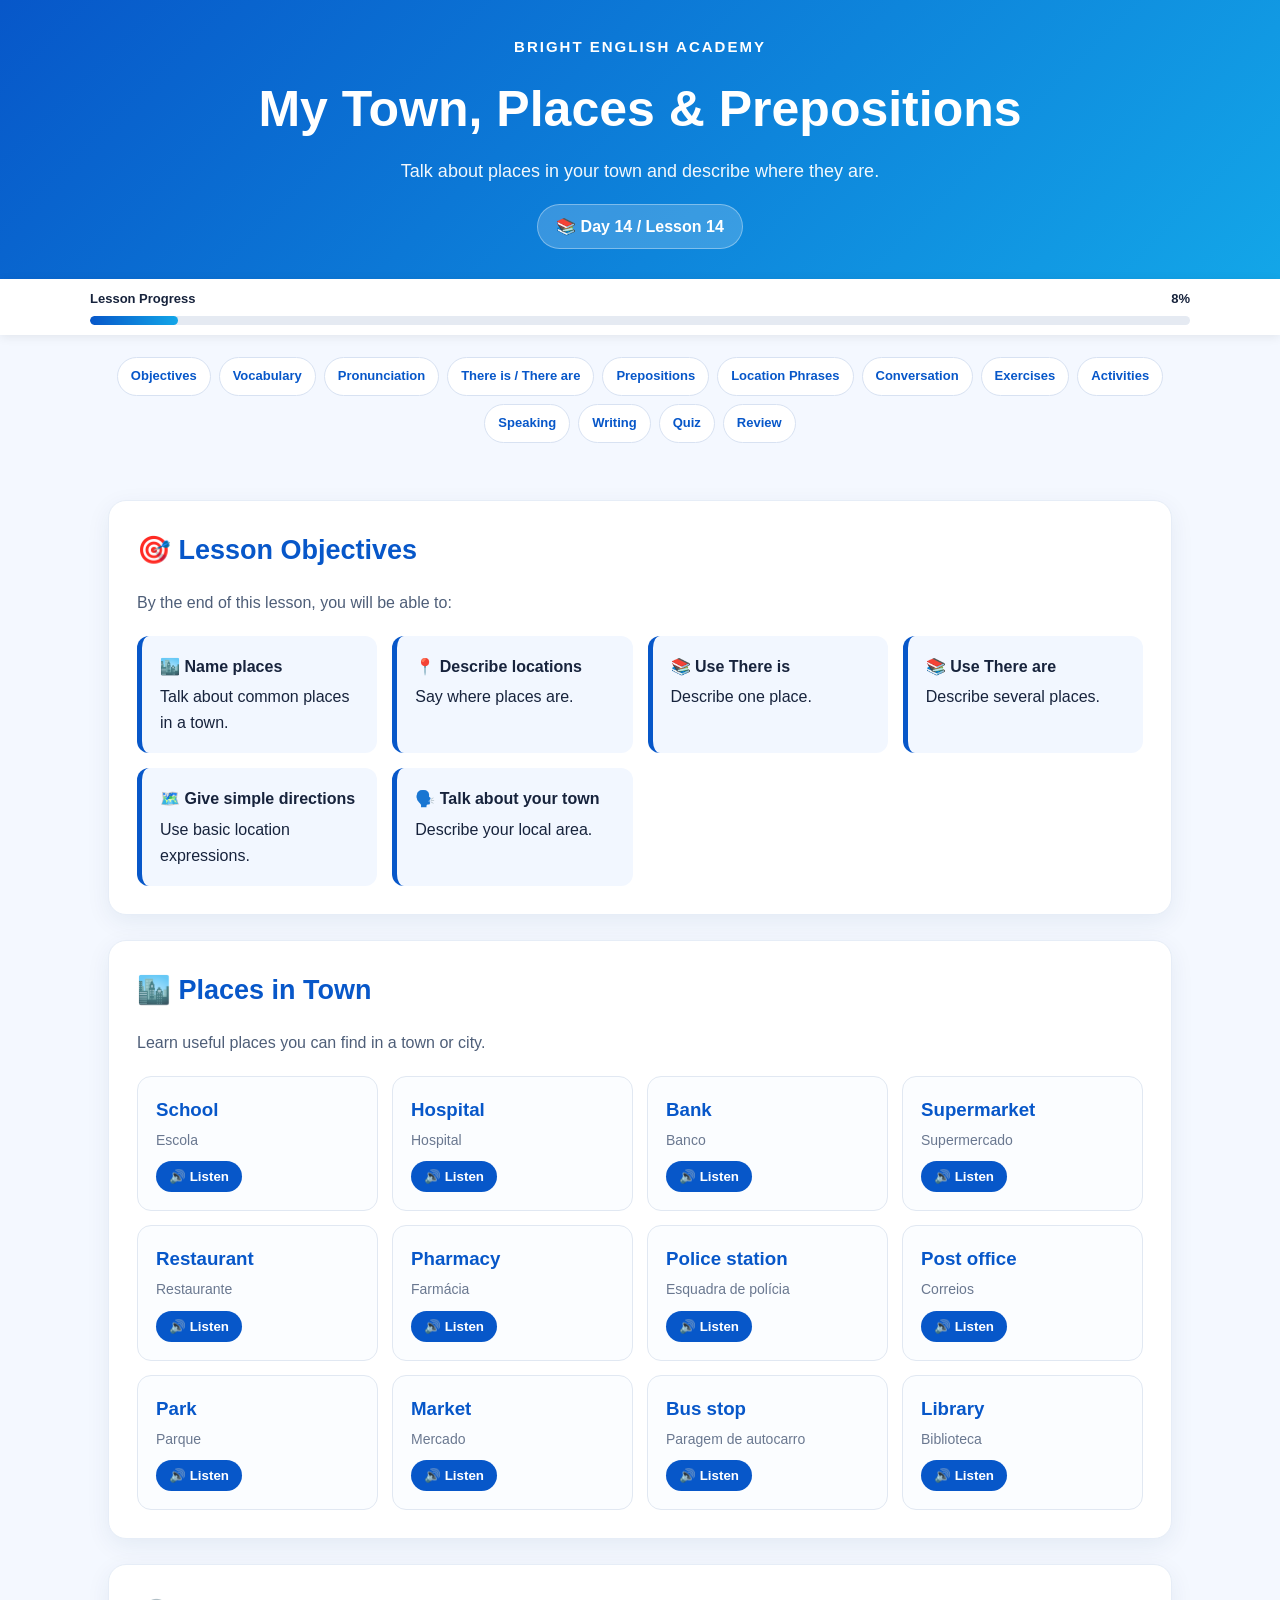
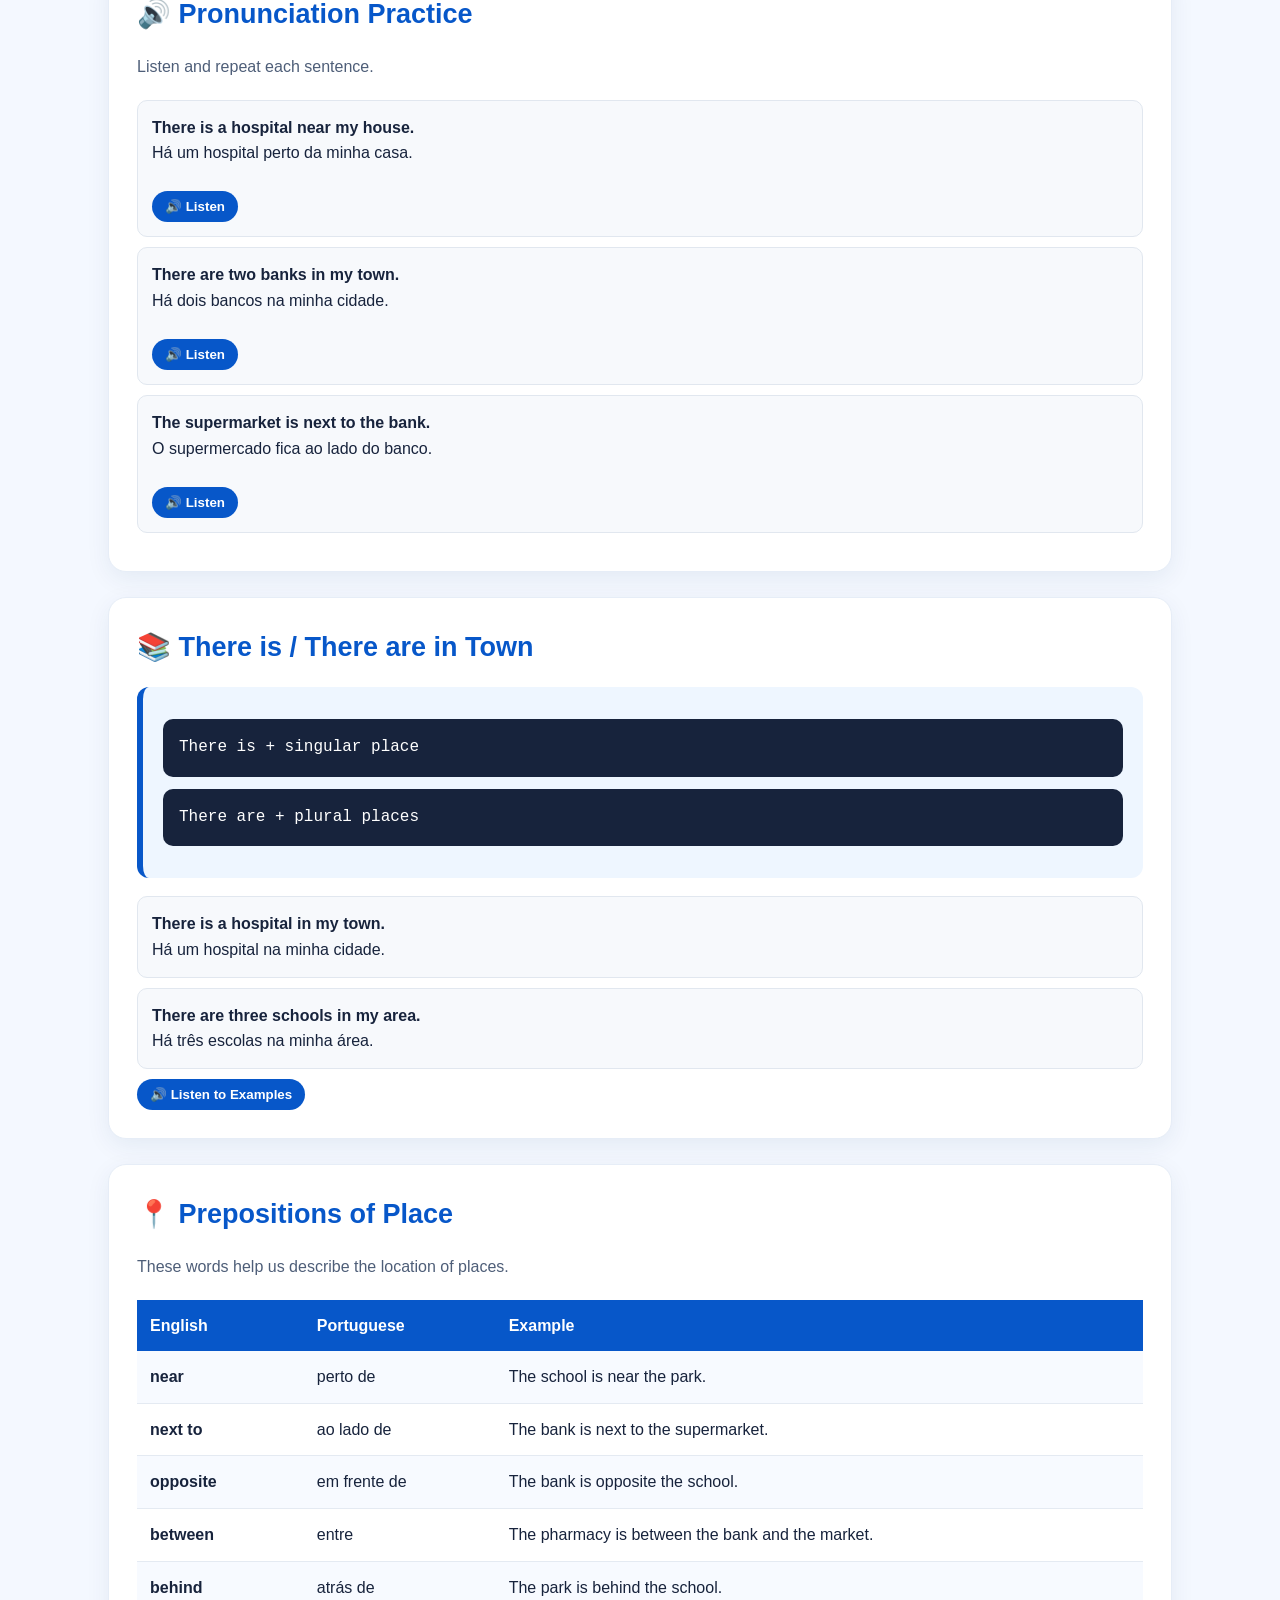
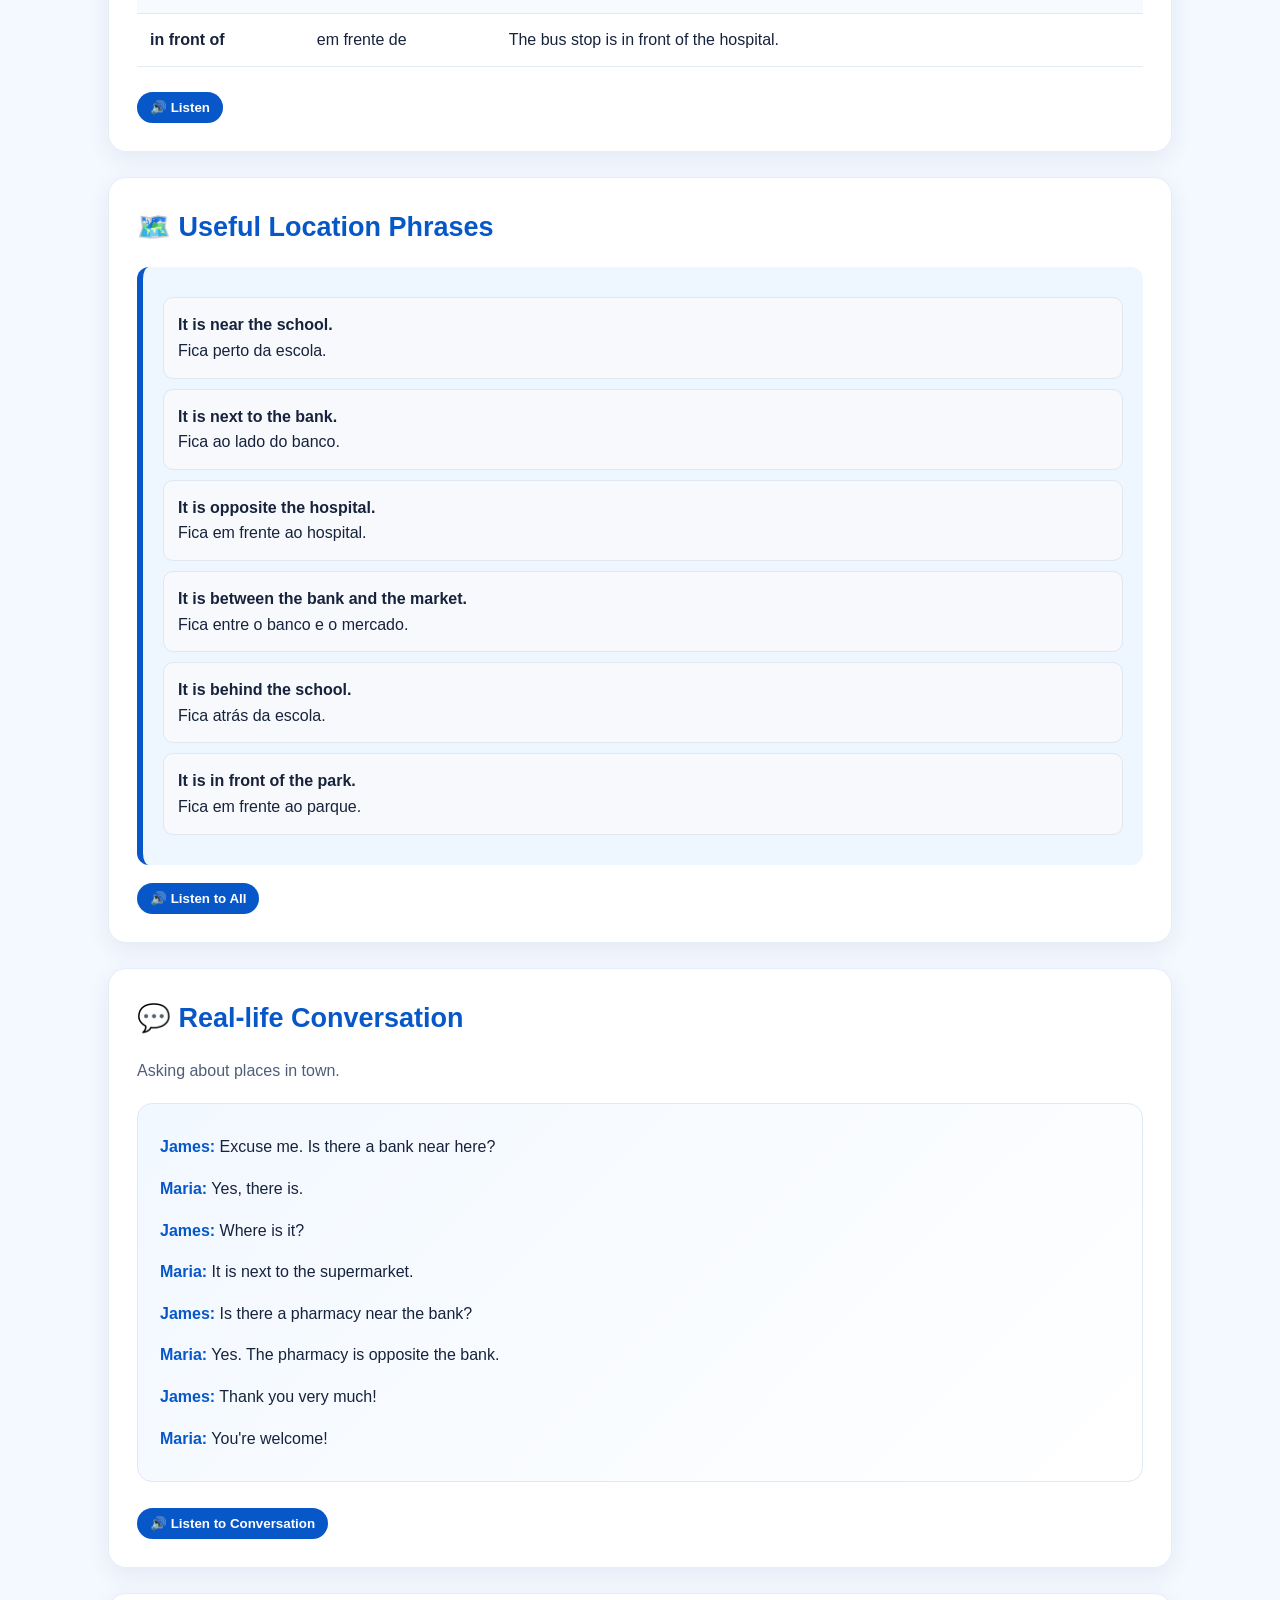
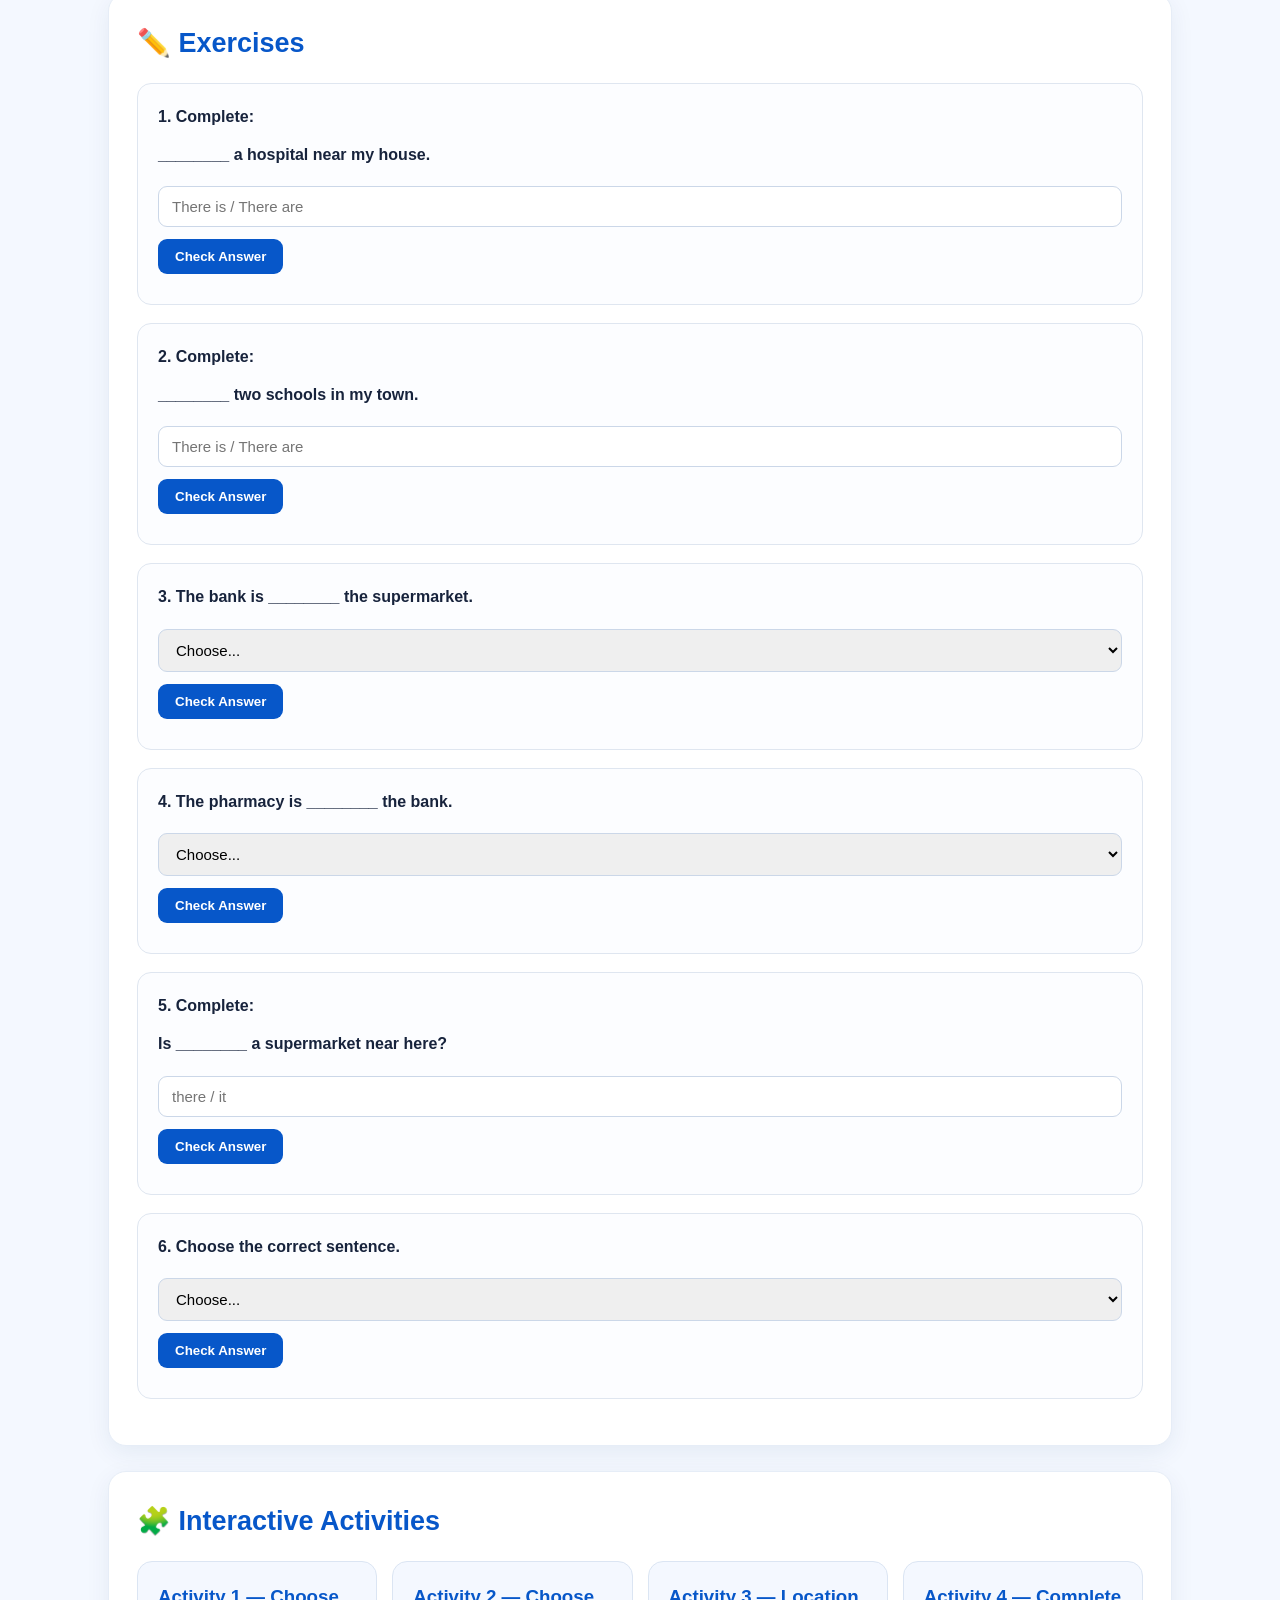
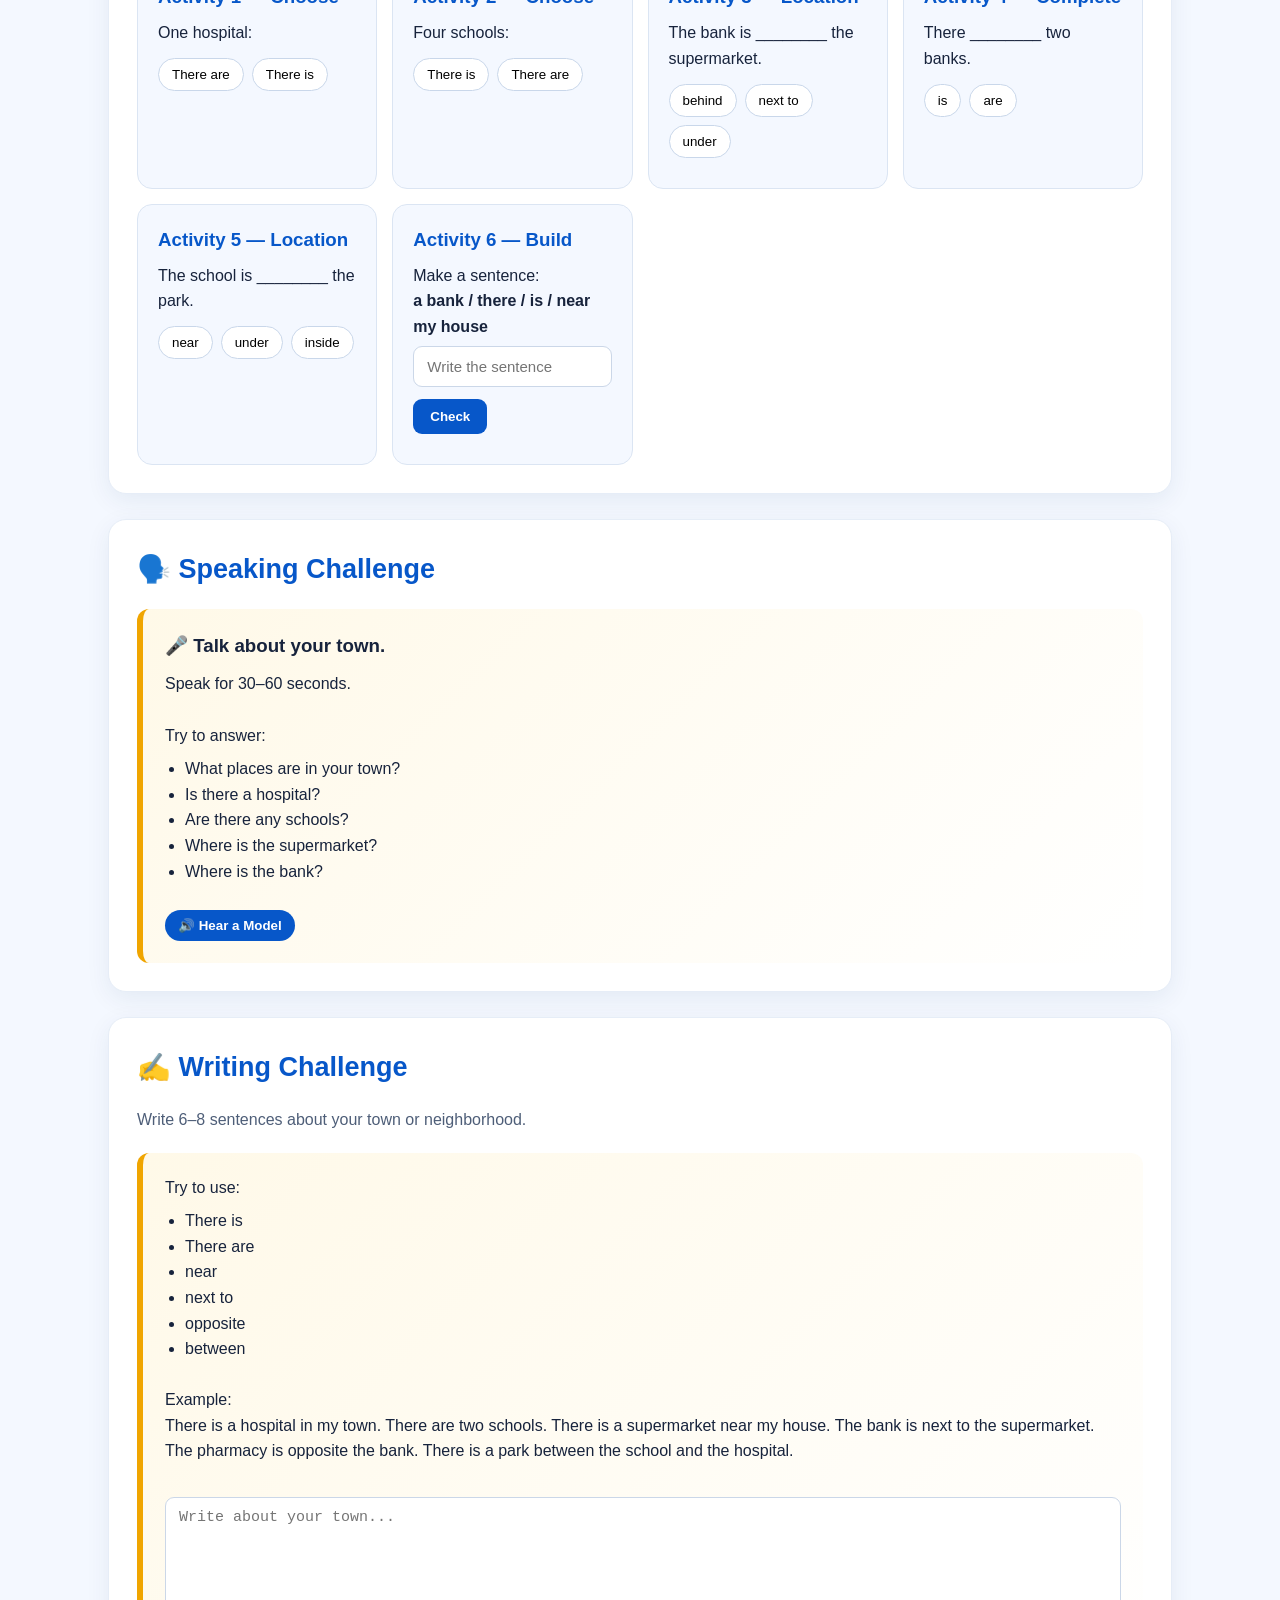
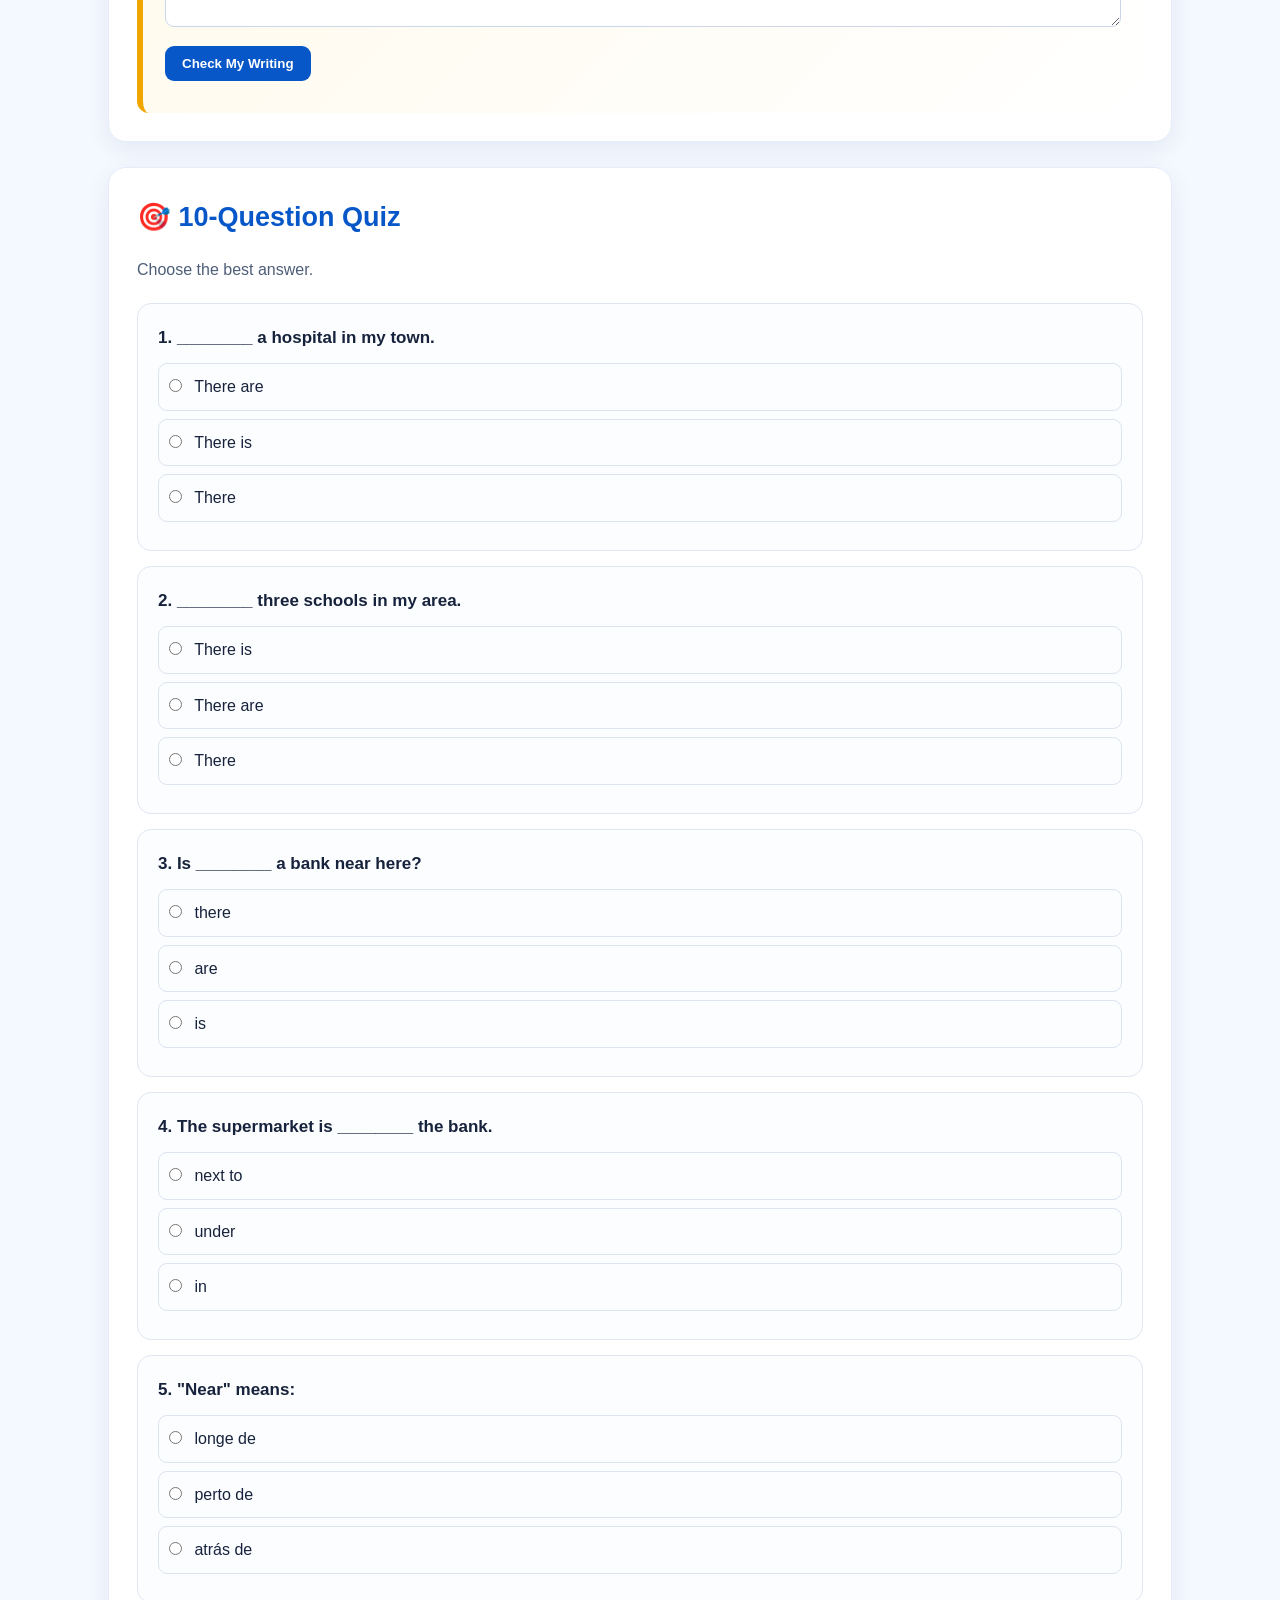
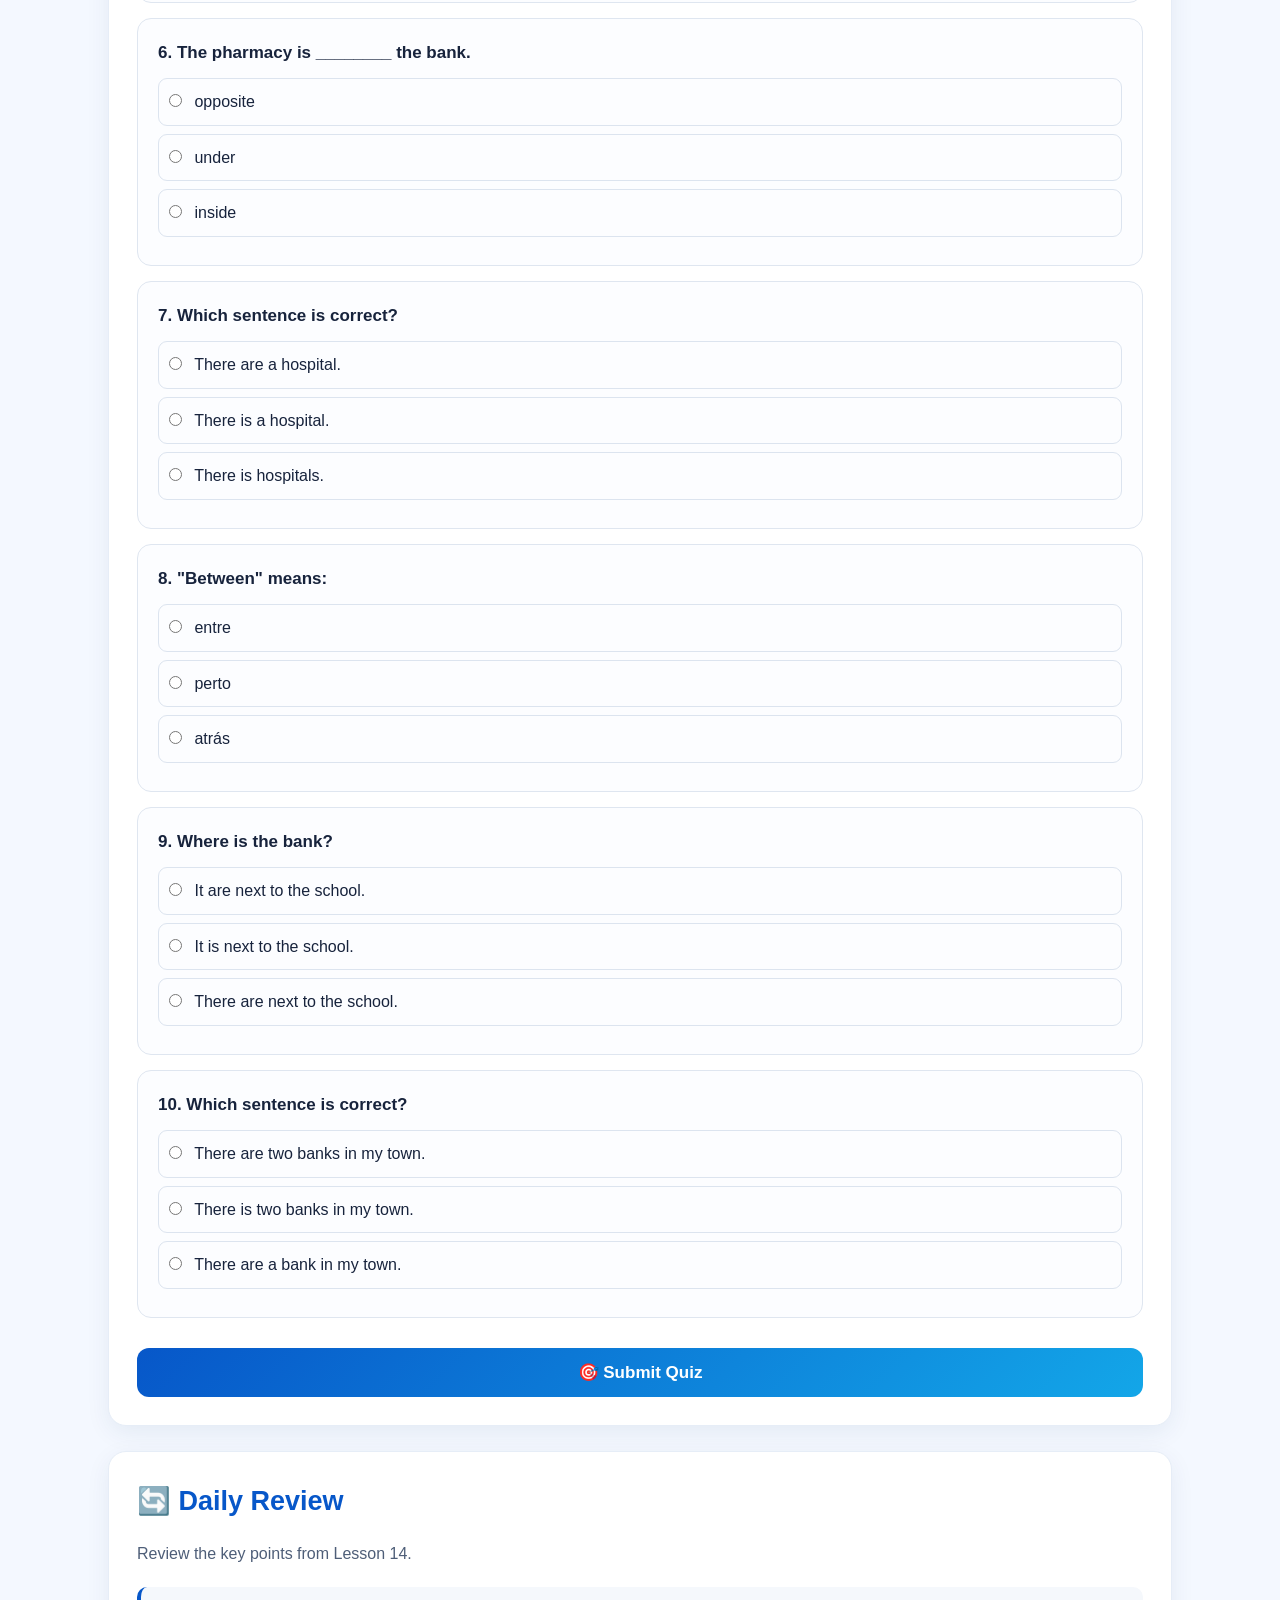
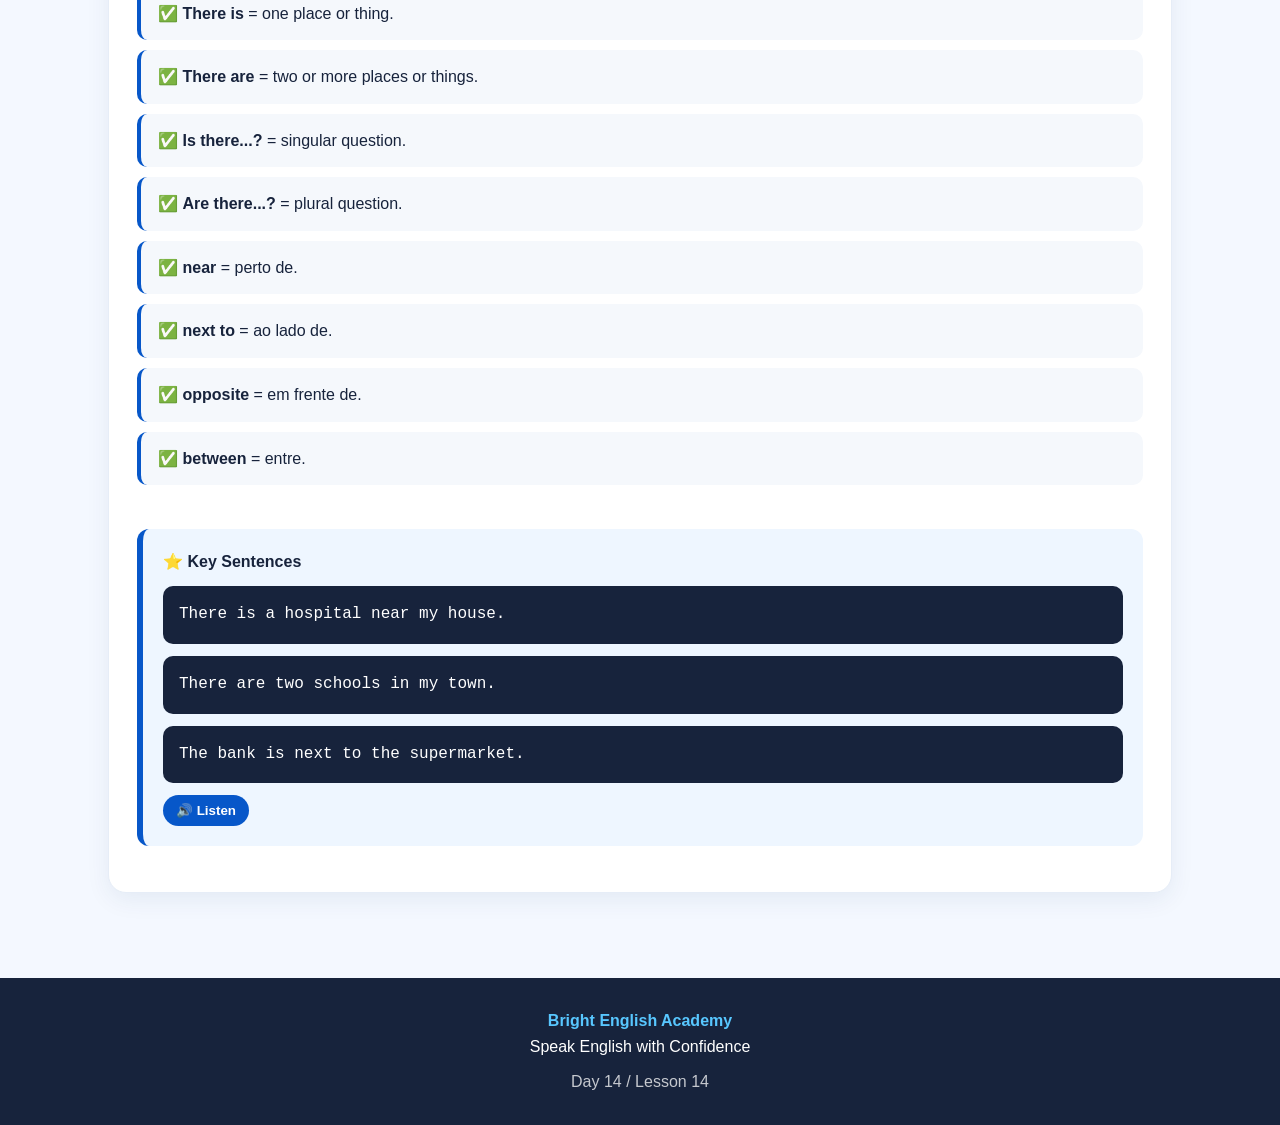
<file: lesson14.html>
<!DOCTYPE html>
<html lang="en">

<head>

    <meta charset="UTF-8">

    <meta name="viewport"
          content="width=device-width, initial-scale=1.0">

    <meta name="description"
          content="Bright English Academy - Day 14: My Town, Places and Prepositions of Place.">

    <title>Day 14 — My Town & Places | Bright English Academy</title>

    <style>

        * {
            box-sizing: border-box;
            margin: 0;
            padding: 0;
        }

        html {
            scroll-behavior: smooth;
        }

        body {
            font-family: Arial, Helvetica, sans-serif;
            background: #f4f8ff;
            color: #17233c;
            line-height: 1.6;
        }

        header {
            background: linear-gradient(135deg, #0757c9, #13a6e8);
            color: white;
            padding: 35px 20px 30px;
            text-align: center;
            box-shadow: 0 5px 18px rgba(0,0,0,.12);
        }

        .academy-name {
            font-size: 15px;
            font-weight: bold;
            letter-spacing: 2px;
            text-transform: uppercase;
            margin-bottom: 10px;
        }

        header h1 {
            font-size: clamp(30px, 5vw, 50px);
            margin-bottom: 8px;
        }

        header p {
            font-size: 18px;
            opacity: .95;
        }

        .day-badge {
            display: inline-block;
            margin-top: 18px;
            padding: 9px 18px;
            background: rgba(255,255,255,.18);
            border: 1px solid rgba(255,255,255,.35);
            border-radius: 30px;
            font-weight: bold;
        }

        .progress-container {
            position: sticky;
            top: 0;
            z-index: 1000;
            background: white;
            box-shadow: 0 2px 10px rgba(0,0,0,.08);
            padding: 10px 18px;
        }

        .progress-info {
            max-width: 1100px;
            margin: auto;
            display: flex;
            justify-content: space-between;
            align-items: center;
            font-size: 13px;
            font-weight: bold;
            margin-bottom: 6px;
        }

        .progress-bar {
            max-width: 1100px;
            height: 9px;
            background: #e5eaf2;
            border-radius: 20px;
            margin: auto;
            overflow: hidden;
        }

        .progress-fill {
            height: 100%;
            width: 0%;
            background: linear-gradient(90deg,#0757c9,#13a6e8);
            border-radius: 20px;
            transition: width .4s ease;
        }

        nav {
            max-width: 1100px;
            margin: 22px auto;
            padding: 0 18px;
            display: flex;
            flex-wrap: wrap;
            gap: 8px;
            justify-content: center;
        }

        nav a {
            text-decoration: none;
            color: #0757c9;
            background: white;
            border: 1px solid #d8e2f2;
            padding: 8px 13px;
            border-radius: 20px;
            font-size: 13px;
            font-weight: bold;
            transition: .2s;
        }

        nav a:hover {
            background: #0757c9;
            color: white;
            transform: translateY(-2px);
        }

        main {
            max-width: 1100px;
            margin: auto;
            padding: 10px 18px 60px;
        }

        section {
            background: white;
            border-radius: 18px;
            padding: 28px;
            margin: 25px 0;
            box-shadow: 0 7px 25px rgba(20,53,100,.07);
            border: 1px solid #e6edf7;
        }

        .section-title {
            color: #0757c9;
            font-size: 27px;
            margin-bottom: 18px;
        }

        .section-subtitle {
            color: #4e5e78;
            margin-bottom: 20px;
        }

        .objectives {
            display: grid;
            grid-template-columns: repeat(auto-fit,minmax(210px,1fr));
            gap: 15px;
        }

        .objective {
            background: #f2f7ff;
            border-left: 5px solid #0757c9;
            padding: 18px;
            border-radius: 12px;
        }

        .objective strong {
            display: block;
            margin-bottom: 5px;
        }

        .vocab-grid {
            display: grid;
            grid-template-columns: repeat(auto-fit,minmax(210px,1fr));
            gap: 14px;
        }

        .vocab-card {
            border: 1px solid #e1e8f2;
            border-radius: 14px;
            padding: 18px;
            background: #fbfdff;
            transition: .2s;
        }

        .vocab-card:hover {
            transform: translateY(-3px);
            box-shadow: 0 8px 20px rgba(0,0,0,.07);
        }

        .vocab-card h3 {
            color: #0757c9;
            margin-bottom: 4px;
        }

        .translation {
            color: #6a7890;
            font-size: 14px;
            margin-bottom: 10px;
        }

        .listen-btn {
            border: none;
            background: #0757c9;
            color: white;
            padding: 8px 13px;
            border-radius: 20px;
            cursor: pointer;
            font-weight: bold;
        }

        .listen-btn:hover {
            background: #06449e;
        }

        .grammar-box {
            background: #eef6ff;
            border-left: 6px solid #0757c9;
            padding: 20px;
            border-radius: 12px;
            margin: 18px 0;
        }

        .formula {
            background: #17233c;
            color: white;
            padding: 16px;
            border-radius: 10px;
            font-family: "Courier New", monospace;
            margin: 12px 0;
            overflow-x: auto;
        }

        .example {
            background: #f7f9fc;
            border: 1px solid #e1e7ef;
            padding: 14px;
            border-radius: 10px;
            margin: 10px 0;
        }

        .table-wrapper {
            overflow-x: auto;
        }

        table {
            width: 100%;
            border-collapse: collapse;
            min-width: 600px;
        }

        th {
            background: #0757c9;
            color: white;
            padding: 13px;
            text-align: left;
        }

        td {
            padding: 13px;
            border-bottom: 1px solid #e4eaf2;
        }

        tr:nth-child(even) {
            background: #f7faff;
        }

        .conversation {
            background: linear-gradient(135deg,#f2f8ff,#ffffff);
            padding: 22px;
            border-radius: 15px;
            border: 1px solid #dfe8f5;
        }

        .line {
            padding: 8px 0;
        }

        .speaker {
            color: #0757c9;
            font-weight: bold;
        }

        .exercise {
            margin: 18px 0;
            padding: 20px;
            border: 1px solid #dfe6f0;
            border-radius: 14px;
            background: #fcfdff;
        }

        .exercise p {
            margin-bottom: 12px;
            font-weight: bold;
        }

        input[type="text"],
        textarea,
        select {
            width: 100%;
            padding: 11px 13px;
            border: 1px solid #cbd7e8;
            border-radius: 9px;
            font-size: 15px;
            margin-top: 7px;
            outline: none;
        }

        textarea {
            min-height: 130px;
            resize: vertical;
        }

        input[type="text"]:focus,
        textarea:focus,
        select:focus {
            border-color: #0757c9;
            box-shadow: 0 0 0 3px rgba(7,87,201,.08);
        }

        .check-btn {
            margin-top: 12px;
            background: #0757c9;
            color: white;
            border: none;
            padding: 10px 17px;
            border-radius: 9px;
            cursor: pointer;
            font-weight: bold;
        }

        .feedback {
            margin-top: 10px;
            font-weight: bold;
        }

        .activity-grid {
            display: grid;
            grid-template-columns: repeat(auto-fit,minmax(230px,1fr));
            gap: 15px;
        }

        .activity-card {
            padding: 20px;
            border-radius: 15px;
            background: #f4f8ff;
            border: 1px solid #dbe5f3;
        }

        .activity-card h3 {
            color: #0757c9;
            margin-bottom: 8px;
        }

        .choice-group {
            display: flex;
            flex-wrap: wrap;
            gap: 8px;
            margin-top: 12px;
        }

        .choice-btn {
            border: 1px solid #c9d7ea;
            background: white;
            padding: 8px 13px;
            border-radius: 20px;
            cursor: pointer;
        }

        .choice-btn.selected {
            background: #0757c9;
            color: white;
            border-color: #0757c9;
        }

        .challenge {
            background: linear-gradient(135deg,#fff9e8,#fff);
            border-left: 6px solid #f0a500;
            padding: 22px;
            border-radius: 12px;
        }

        .quiz-question {
            padding: 20px;
            border: 1px solid #dfe6f0;
            border-radius: 14px;
            margin: 15px 0;
            background: #fcfdff;
        }

        .quiz-question h3 {
            font-size: 17px;
            margin-bottom: 12px;
        }

        .option {
            display: block;
            margin: 8px 0;
            padding: 10px;
            border: 1px solid #dce4ef;
            border-radius: 9px;
            cursor: pointer;
        }

        .option:hover {
            background: #f0f6ff;
        }

        .option input {
            margin-right: 8px;
        }

        .quiz-btn {
            width: 100%;
            border: none;
            padding: 14px;
            background: linear-gradient(135deg,#0757c9,#13a6e8);
            color: white;
            border-radius: 12px;
            font-size: 17px;
            font-weight: bold;
            cursor: pointer;
            margin-top: 15px;
        }

        .quiz-result {
            display: none;
            margin-top: 20px;
            padding: 22px;
            text-align: center;
            background: #eef8f2;
            border: 1px solid #b9e2ca;
            border-radius: 14px;
        }

        .score-number {
            font-size: 40px;
            color: #138a4b;
            font-weight: bold;
        }

        .review-list {
            display: grid;
            gap: 10px;
        }

        .review-item {
            padding: 14px 17px;
            border-radius: 10px;
            background: #f5f8fc;
            border-left: 4px solid #0757c9;
        }

        footer {
            background: #17233c;
            color: white;
            text-align: center;
            padding: 30px 18px;
        }

        footer strong {
            color: #58c7ff;
        }

        @media(max-width:650px) {

            header {
                padding: 28px 15px;
            }

            section {
                padding: 20px;
                border-radius: 14px;
            }

            .section-title {
                font-size: 23px;
            }

        }

    </style>

</head>


<body>


<header>

    <div class="academy-name">
        Bright English Academy
    </div>

    <h1>
        My Town, Places & Prepositions
    </h1>

    <p>
        Talk about places in your town and describe where they are.
    </p>

    <div class="day-badge">
        📚 Day 14 / Lesson 14
    </div>

</header>


<div class="progress-container">

    <div class="progress-info">

        <span>
            Lesson Progress
        </span>

        <span id="progressText">
            0%
        </span>

    </div>

    <div class="progress-bar">

        <div
            class="progress-fill"
            id="progressFill">
        </div>

    </div>

</div>


<nav>

    <a href="#objectives">Objectives</a>
    <a href="#vocabulary">Vocabulary</a>
    <a href="#pronunciation">Pronunciation</a>
    <a href="#thereis">There is / There are</a>
    <a href="#prepositions">Prepositions</a>
    <a href="#directions">Location Phrases</a>
    <a href="#conversation">Conversation</a>
    <a href="#exercises">Exercises</a>
    <a href="#activities">Activities</a>
    <a href="#speaking">Speaking</a>
    <a href="#writing">Writing</a>
    <a href="#quiz">Quiz</a>
    <a href="#review">Review</a>

</nav>


<main>


<section id="objectives">

    <h2 class="section-title">
        🎯 Lesson Objectives
    </h2>

    <p class="section-subtitle">
        By the end of this lesson, you will be able to:
    </p>

    <div class="objectives">

        <div class="objective">
            <strong>🏙️ Name places</strong>
            Talk about common places in a town.
        </div>

        <div class="objective">
            <strong>📍 Describe locations</strong>
            Say where places are.
        </div>

        <div class="objective">
            <strong>📚 Use There is</strong>
            Describe one place.
        </div>

        <div class="objective">
            <strong>📚 Use There are</strong>
            Describe several places.
        </div>

        <div class="objective">
            <strong>🗺️ Give simple directions</strong>
            Use basic location expressions.
        </div>

        <div class="objective">
            <strong>🗣️ Talk about your town</strong>
            Describe your local area.
        </div>

    </div>

</section>


<section id="vocabulary">

    <h2 class="section-title">
        🏙️ Places in Town
    </h2>

    <p class="section-subtitle">
        Learn useful places you can find in a town or city.
    </p>


    <div class="vocab-grid">


        <div class="vocab-card">
            <h3>School</h3>
            <div class="translation">Escola</div>

            <button class="listen-btn"
                    onclick="speak('School')">
                🔊 Listen
            </button>
        </div>


        <div class="vocab-card">
            <h3>Hospital</h3>
            <div class="translation">Hospital</div>

            <button class="listen-btn"
                    onclick="speak('Hospital')">
                🔊 Listen
            </button>
        </div>


        <div class="vocab-card">
            <h3>Bank</h3>
            <div class="translation">Banco</div>

            <button class="listen-btn"
                    onclick="speak('Bank')">
                🔊 Listen
            </button>
        </div>


        <div class="vocab-card">
            <h3>Supermarket</h3>
            <div class="translation">Supermercado</div>

            <button class="listen-btn"
                    onclick="speak('Supermarket')">
                🔊 Listen
            </button>
        </div>


        <div class="vocab-card">
            <h3>Restaurant</h3>
            <div class="translation">Restaurante</div>

            <button class="listen-btn"
                    onclick="speak('Restaurant')">
                🔊 Listen
            </button>
        </div>


        <div class="vocab-card">
            <h3>Pharmacy</h3>
            <div class="translation">Farmácia</div>

            <button class="listen-btn"
                    onclick="speak('Pharmacy')">
                🔊 Listen
            </button>
        </div>


        <div class="vocab-card">
            <h3>Police station</h3>
            <div class="translation">Esquadra de polícia</div>

            <button class="listen-btn"
                    onclick="speak('Police station')">
                🔊 Listen
            </button>
        </div>


        <div class="vocab-card">
            <h3>Post office</h3>
            <div class="translation">Correios</div>

            <button class="listen-btn"
                    onclick="speak('Post office')">
                🔊 Listen
            </button>
        </div>


        <div class="vocab-card">
            <h3>Park</h3>
            <div class="translation">Parque</div>

            <button class="listen-btn"
                    onclick="speak('Park')">
                🔊 Listen
            </button>
        </div>


        <div class="vocab-card">
            <h3>Market</h3>
            <div class="translation">Mercado</div>

            <button class="listen-btn"
                    onclick="speak('Market')">
                🔊 Listen
            </button>
        </div>


        <div class="vocab-card">
            <h3>Bus stop</h3>
            <div class="translation">Paragem de autocarro</div>

            <button class="listen-btn"
                    onclick="speak('Bus stop')">
                🔊 Listen
            </button>
        </div>


        <div class="vocab-card">
            <h3>Library</h3>
            <div class="translation">Biblioteca</div>

            <button class="listen-btn"
                    onclick="speak('Library')">
                🔊 Listen
            </button>
        </div>


    </div>

</section>


<section id="pronunciation">

    <h2 class="section-title">
        🔊 Pronunciation Practice
    </h2>

    <p class="section-subtitle">
        Listen and repeat each sentence.
    </p>


    <div class="example">

        <strong>
            There is a hospital near my house.
        </strong>

        <br>

        Há um hospital perto da minha casa.

        <br><br>

        <button class="listen-btn"
                onclick="speak('There is a hospital near my house.')">
            🔊 Listen
        </button>

    </div>


    <div class="example">

        <strong>
            There are two banks in my town.
        </strong>

        <br>

        Há dois bancos na minha cidade.

        <br><br>

        <button class="listen-btn"
                onclick="speak('There are two banks in my town.')">
            🔊 Listen
        </button>

    </div>


    <div class="example">

        <strong>
            The supermarket is next to the bank.
        </strong>

        <br>

        O supermercado fica ao lado do banco.

        <br><br>

        <button class="listen-btn"
                onclick="speak('The supermarket is next to the bank.')">
            🔊 Listen
        </button>

    </div>

</section>


<section id="thereis">

    <h2 class="section-title">
        📚 There is / There are in Town
    </h2>

    <div class="grammar-box">

        <div class="formula">
            There is + singular place
        </div>

        <div class="formula">
            There are + plural places
        </div>

    </div>


    <div class="example">

        <strong>
            There is a hospital in my town.
        </strong>

        <br>
        Há um hospital na minha cidade.

    </div>


    <div class="example">

        <strong>
            There are three schools in my area.
        </strong>

        <br>
        Há três escolas na minha área.

    </div>


    <button class="listen-btn"
            onclick="speak('There is a hospital in my town. There are three schools in my area.')">

        🔊 Listen to Examples

    </button>

</section>


<section id="prepositions">

    <h2 class="section-title">
        📍 Prepositions of Place
    </h2>

    <p class="section-subtitle">
        These words help us describe the location of places.
    </p>


    <div class="table-wrapper">

        <table>

            <tr>
                <th>English</th>
                <th>Portuguese</th>
                <th>Example</th>
            </tr>

            <tr>
                <td><strong>near</strong></td>
                <td>perto de</td>
                <td>The school is near the park.</td>
            </tr>

            <tr>
                <td><strong>next to</strong></td>
                <td>ao lado de</td>
                <td>The bank is next to the supermarket.</td>
            </tr>

            <tr>
                <td><strong>opposite</strong></td>
                <td>em frente de</td>
                <td>The bank is opposite the school.</td>
            </tr>

            <tr>
                <td><strong>between</strong></td>
                <td>entre</td>
                <td>The pharmacy is between the bank and the market.</td>
            </tr>

            <tr>
                <td><strong>behind</strong></td>
                <td>atrás de</td>
                <td>The park is behind the school.</td>
            </tr>

            <tr>
                <td><strong>in front of</strong></td>
                <td>em frente de</td>
                <td>The bus stop is in front of the hospital.</td>
            </tr>

        </table>

    </div>


    <br>


    <button class="listen-btn"
            onclick="speak('The school is near the park. The bank is next to the supermarket. The bank is opposite the school. The pharmacy is between the bank and the market.')">

        🔊 Listen

    </button>

</section>


<section id="directions">

    <h2 class="section-title">
        🗺️ Useful Location Phrases
    </h2>


    <div class="grammar-box">

        <div class="example">
            <strong>It is near the school.</strong>
            <br>
            Fica perto da escola.
        </div>

        <div class="example">
            <strong>It is next to the bank.</strong>
            <br>
            Fica ao lado do banco.
        </div>

        <div class="example">
            <strong>It is opposite the hospital.</strong>
            <br>
            Fica em frente ao hospital.
        </div>

        <div class="example">
            <strong>It is between the bank and the market.</strong>
            <br>
            Fica entre o banco e o mercado.
        </div>

        <div class="example">
            <strong>It is behind the school.</strong>
            <br>
            Fica atrás da escola.
        </div>

        <div class="example">
            <strong>It is in front of the park.</strong>
            <br>
            Fica em frente ao parque.
        </div>

    </div>


    <button class="listen-btn"
            onclick="speak('It is near the school. It is next to the bank. It is opposite the hospital. It is between the bank and the market. It is behind the school. It is in front of the park.')">

        🔊 Listen to All

    </button>

</section>


<section id="conversation">

    <h2 class="section-title">
        💬 Real-life Conversation
    </h2>

    <p class="section-subtitle">
        Asking about places in town.
    </p>


    <div class="conversation">

        <div class="line">
            <span class="speaker">James:</span>
            Excuse me. Is there a bank near here?
        </div>

        <div class="line">
            <span class="speaker">Maria:</span>
            Yes, there is.
        </div>

        <div class="line">
            <span class="speaker">James:</span>
            Where is it?
        </div>

        <div class="line">
            <span class="speaker">Maria:</span>
            It is next to the supermarket.
        </div>

        <div class="line">
            <span class="speaker">James:</span>
            Is there a pharmacy near the bank?
        </div>

        <div class="line">
            <span class="speaker">Maria:</span>
            Yes. The pharmacy is opposite the bank.
        </div>

        <div class="line">
            <span class="speaker">James:</span>
            Thank you very much!
        </div>

        <div class="line">
            <span class="speaker">Maria:</span>
            You're welcome!
        </div>

    </div>


    <br>


    <button class="listen-btn"
            onclick="speak(`James. Excuse me. Is there a bank near here? Maria. Yes, there is. James. Where is it? Maria. It is next to the supermarket. James. Is there a pharmacy near the bank? Maria. Yes. The pharmacy is opposite the bank. James. Thank you very much. Maria. You're welcome.`)">

        🔊 Listen to Conversation

    </button>

</section>


<section id="exercises">

    <h2 class="section-title">
        ✏️ Exercises
    </h2>


    <div class="exercise">

        <p>
            1. Complete:
        </p>

        <p>
            ________ a hospital near my house.
        </p>

        <input type="text"
               id="ex1"
               placeholder="There is / There are">

        <button class="check-btn"
                onclick="checkExercise('ex1','there is','feedback1')">
            Check Answer
        </button>

        <div id="feedback1"
             class="feedback">
        </div>

    </div>


    <div class="exercise">

        <p>
            2. Complete:
        </p>

        <p>
            ________ two schools in my town.
        </p>

        <input type="text"
               id="ex2"
               placeholder="There is / There are">

        <button class="check-btn"
                onclick="checkExercise('ex2','there are','feedback2')">
            Check Answer
        </button>

        <div id="feedback2"
             class="feedback">
        </div>

    </div>


    <div class="exercise">

        <p>
            3. The bank is ________ the supermarket.
        </p>

        <select id="ex3">

            <option value="">
                Choose...
            </option>

            <option value="next">
                next to
            </option>

            <option value="under">
                under
            </option>

            <option value="in">
                in
            </option>

        </select>

        <button class="check-btn"
                onclick="checkExercise('ex3','next','feedback3')">
            Check Answer
        </button>

        <div id="feedback3"
             class="feedback">
        </div>

    </div>


    <div class="exercise">

        <p>
            4. The pharmacy is ________ the bank.
        </p>

        <select id="ex4">

            <option value="">
                Choose...
            </option>

            <option value="opposite">
                opposite
            </option>

            <option value="under">
                under
            </option>

            <option value="in">
                in
            </option>

        </select>

        <button class="check-btn"
                onclick="checkExercise('ex4','opposite','feedback4')">
            Check Answer
        </button>

        <div id="feedback4"
             class="feedback">
        </div>

    </div>


    <div class="exercise">

        <p>
            5. Complete:
        </p>

        <p>
            Is ________ a supermarket near here?
        </p>

        <input type="text"
               id="ex5"
               placeholder="there / it">

        <button class="check-btn"
                onclick="checkExercise('ex5','there','feedback5')">
            Check Answer
        </button>

        <div id="feedback5"
             class="feedback">
        </div>

    </div>


    <div class="exercise">

        <p>
            6. Choose the correct sentence.
        </p>

        <select id="ex6">

            <option value="">
                Choose...
            </option>

            <option value="wrong">
                There are a hospital.
            </option>

            <option value="correct">
                There is a hospital.
            </option>

            <option value="wrong2">
                There is hospitals.
            </option>

        </select>

        <button class="check-btn"
                onclick="checkExercise('ex6','correct','feedback6')">
            Check Answer
        </button>

        <div id="feedback6"
             class="feedback">
        </div>

    </div>

</section>


<section id="activities">

    <h2 class="section-title">
        🧩 Interactive Activities
    </h2>


    <div class="activity-grid">


        <div class="activity-card">

            <h3>
                Activity 1 — Choose
            </h3>

            <p>
                One hospital:
            </p>

            <div class="choice-group">

                <button class="choice-btn"
                        onclick="selectChoice(this,'activity1','❌ Try again.')">
                    There are
                </button>

                <button class="choice-btn"
                        onclick="selectChoice(this,'activity1','✅ Correct! There is a hospital.')">
                    There is
                </button>

            </div>

            <p id="activity1"
               class="feedback">
            </p>

        </div>


        <div class="activity-card">

            <h3>
                Activity 2 — Choose
            </h3>

            <p>
                Four schools:
            </p>

            <div class="choice-group">

                <button class="choice-btn"
                        onclick="selectChoice(this,'activity2','❌ Try again.')">
                    There is
                </button>

                <button class="choice-btn"
                        onclick="selectChoice(this,'activity2','✅ Correct! There are four schools.')">
                    There are
                </button>

            </div>

            <p id="activity2"
               class="feedback">
            </p>

        </div>


        <div class="activity-card">

            <h3>
                Activity 3 — Location
            </h3>

            <p>
                The bank is ________ the supermarket.
            </p>

            <div class="choice-group">

                <button class="choice-btn"
                        onclick="selectChoice(this,'activity3','❌ Try again.')">
                    behind
                </button>

                <button class="choice-btn"
                        onclick="selectChoice(this,'activity3','✅ Correct! Next to.')">
                    next to
                </button>

                <button class="choice-btn"
                        onclick="selectChoice(this,'activity3','❌ Try again.')">
                    under
                </button>

            </div>

            <p id="activity3"
               class="feedback">
            </p>

        </div>


        <div class="activity-card">

            <h3>
                Activity 4 — Complete
            </h3>

            <p>
                There ________ two banks.
            </p>

            <div class="choice-group">

                <button class="choice-btn"
                        onclick="selectChoice(this,'activity4','❌ Try again.')">
                    is
                </button>

                <button class="choice-btn"
                        onclick="selectChoice(this,'activity4','✅ Correct! There are two banks.')">
                    are
                </button>

            </div>

            <p id="activity4"
               class="feedback">
            </p>

        </div>


        <div class="activity-card">

            <h3>
                Activity 5 — Location
            </h3>

            <p>
                The school is ________ the park.
            </p>

            <div class="choice-group">

                <button class="choice-btn"
                        onclick="selectChoice(this,'activity5','❌ Try again.')">
                    near
                </button>

                <button class="choice-btn"
                        onclick="selectChoice(this,'activity5','❌ Try again.')">
                    under
                </button>

                <button class="choice-btn"
                        onclick="selectChoice(this,'activity5','❌ Try again.')">
                    inside
                </button>

            </div>

            <p id="activity5"
               class="feedback">
            </p>

        </div>


        <div class="activity-card">

            <h3>
                Activity 6 — Build
            </h3>

            <p>
                Make a sentence:
            </p>

            <p>
                <strong>
                    a bank / there / is / near my house
                </strong>
            </p>

            <input type="text"
                   id="sentenceInput"
                   placeholder="Write the sentence">

            <button class="check-btn"
                    onclick="checkSentence()">
                Check
            </button>

            <p id="sentenceResult"
               class="feedback">
            </p>

        </div>

    </div>

</section>


<section id="speaking">

    <h2 class="section-title">
        🗣️ Speaking Challenge
    </h2>


    <div class="challenge">

        <h3>
            🎤 Talk about your town.
        </h3>

        <p style="margin-top:10px;">
            Speak for 30–60 seconds.
        </p>

        <br>

        <p>
            Try to answer:
        </p>

        <ul style="margin-left:20px;margin-top:8px;">

            <li>
                What places are in your town?
            </li>

            <li>
                Is there a hospital?
            </li>

            <li>
                Are there any schools?
            </li>

            <li>
                Where is the supermarket?
            </li>

            <li>
                Where is the bank?
            </li>

        </ul>

        <br>

        <button class="listen-btn"
                onclick="speak('There is a hospital in my town. There are two schools. There is a supermarket near my house. The bank is next to the supermarket. There is a park opposite the school.')">

            🔊 Hear a Model

        </button>

    </div>

</section>


<section id="writing">

    <h2 class="section-title">
        ✍️ Writing Challenge
    </h2>

    <p class="section-subtitle">
        Write 6–8 sentences about your town or neighborhood.
    </p>


    <div class="challenge">

        <p>
            Try to use:
        </p>

        <ul style="margin-left:20px;margin-top:8px;">

            <li>
                There is
            </li>

            <li>
                There are
            </li>

            <li>
                near
            </li>

            <li>
                next to
            </li>

            <li>
                opposite
            </li>

            <li>
                between
            </li>

        </ul>

        <br>

        <p>
            Example:
        </p>

        <p>
            There is a hospital in my town.
            There are two schools.
            There is a supermarket near my house.
            The bank is next to the supermarket.
            The pharmacy is opposite the bank.
            There is a park between the school and the hospital.
        </p>

        <br>

        <textarea id="writingArea"
                  placeholder="Write about your town..."></textarea>

        <button class="check-btn"
                onclick="checkWriting()">
            Check My Writing
        </button>

        <p id="writingFeedback"
           class="feedback">
        </p>

    </div>

</section>


<section id="quiz">

    <h2 class="section-title">
        🎯 10-Question Quiz
    </h2>

    <p class="section-subtitle">
        Choose the best answer.
    </p>


    <div class="quiz-question">

        <h3>
            1. ________ a hospital in my town.
        </h3>

        <label class="option">
            <input type="radio" name="q1" value="a">
            There are
        </label>

        <label class="option">
            <input type="radio" name="q1" value="b">
            There is
        </label>

        <label class="option">
            <input type="radio" name="q1" value="c">
            There
        </label>

    </div>


    <div class="quiz-question">

        <h3>
            2. ________ three schools in my area.
        </h3>

        <label class="option">
            <input type="radio" name="q2" value="a">
            There is
        </label>

        <label class="option">
            <input type="radio" name="q2" value="b">
            There are
        </label>

        <label class="option">
            <input type="radio" name="q2" value="c">
            There
        </label>

    </div>


    <div class="quiz-question">

        <h3>
            3. Is ________ a bank near here?
        </h3>

        <label class="option">
            <input type="radio" name="q3" value="a">
            there
        </label>

        <label class="option">
            <input type="radio" name="q3" value="b">
            are
        </label>

        <label class="option">
            <input type="radio" name="q3" value="c">
            is
        </label>

    </div>


    <div class="quiz-question">

        <h3>
            4. The supermarket is ________ the bank.
        </h3>

        <label class="option">
            <input type="radio" name="q4" value="a">
            next to
        </label>

        <label class="option">
            <input type="radio" name="q4" value="b">
            under
        </label>

        <label class="option">
            <input type="radio" name="q4" value="c">
            in
        </label>

    </div>


    <div class="quiz-question">

        <h3>
            5. "Near" means:
        </h3>

        <label class="option">
            <input type="radio" name="q5" value="a">
            longe de
        </label>

        <label class="option">
            <input type="radio" name="q5" value="b">
            perto de
        </label>

        <label class="option">
            <input type="radio" name="q5" value="c">
            atrás de
        </label>

    </div>


    <div class="quiz-question">

        <h3>
            6. The pharmacy is ________ the bank.
        </h3>

        <label class="option">
            <input type="radio" name="q6" value="a">
            opposite
        </label>

        <label class="option">
            <input type="radio" name="q6" value="b">
            under
        </label>

        <label class="option">
            <input type="radio" name="q6" value="c">
            inside
        </label>

    </div>


    <div class="quiz-question">

        <h3>
            7. Which sentence is correct?
        </h3>

        <label class="option">
            <input type="radio" name="q7" value="a">
            There are a hospital.
        </label>

        <label class="option">
            <input type="radio" name="q7" value="b">
            There is a hospital.
        </label>

        <label class="option">
            <input type="radio" name="q7" value="c">
            There is hospitals.
        </label>

    </div>


    <div class="quiz-question">

        <h3>
            8. "Between" means:
        </h3>

        <label class="option">
            <input type="radio" name="q8" value="a">
            entre
        </label>

        <label class="option">
            <input type="radio" name="q8" value="b">
            perto
        </label>

        <label class="option">
            <input type="radio" name="q8" value="c">
            atrás
        </label>

    </div>


    <div class="quiz-question">

        <h3>
            9. Where is the bank?
        </h3>

        <label class="option">
            <input type="radio" name="q9" value="a">
            It are next to the school.
        </label>

        <label class="option">
            <input type="radio" name="q9" value="b">
            It is next to the school.
        </label>

        <label class="option">
            <input type="radio" name="q9" value="c">
            There are next to the school.
        </label>

    </div>


    <div class="quiz-question">

        <h3>
            10. Which sentence is correct?
        </h3>

        <label class="option">
            <input type="radio" name="q10" value="a">
            There are two banks in my town.
        </label>

        <label class="option">
            <input type="radio" name="q10" value="b">
            There is two banks in my town.
        </label>

        <label class="option">
            <input type="radio" name="q10" value="c">
            There are a bank in my town.
        </label>

    </div>


    <button class="quiz-btn"
            onclick="calculateQuiz()">

        🎯 Submit Quiz

    </button>


    <div class="quiz-result"
         id="quizResult">

        <div>
            Your Score
        </div>

        <div class="score-number"
             id="scoreNumber">
            0/10
        </div>

        <h3 id="scoreMessage"></h3>

        <p id="scoreDetails"></p>

    </div>

</section>


<section id="review">

    <h2 class="section-title">
        🔄 Daily Review
    </h2>

    <p class="section-subtitle">
        Review the key points from Lesson 14.
    </p>


    <div class="review-list">

        <div class="review-item">
            ✅ <strong>There is</strong> = one place or thing.
        </div>

        <div class="review-item">
            ✅ <strong>There are</strong> = two or more places or things.
        </div>

        <div class="review-item">
            ✅ <strong>Is there...?</strong> = singular question.
        </div>

        <div class="review-item">
            ✅ <strong>Are there...?</strong> = plural question.
        </div>

        <div class="review-item">
            ✅ <strong>near</strong> = perto de.
        </div>

        <div class="review-item">
            ✅ <strong>next to</strong> = ao lado de.
        </div>

        <div class="review-item">
            ✅ <strong>opposite</strong> = em frente de.
        </div>

        <div class="review-item">
            ✅ <strong>between</strong> = entre.
        </div>

    </div>


    <br>


    <div class="grammar-box">

        <strong>
            ⭐ Key Sentences
        </strong>

        <div class="formula">
            There is a hospital near my house.
        </div>

        <div class="formula">
            There are two schools in my town.
        </div>

        <div class="formula">
            The bank is next to the supermarket.
        </div>

        <button class="listen-btn"
                onclick="speak('There is a hospital near my house. There are two schools in my town. The bank is next to the supermarket.')">

            🔊 Listen

        </button>

    </div>

</section>


</main>


<footer>

    <p>
        <strong>
            Bright English Academy
        </strong>
    </p>

    <p>
        Speak English with Confidence
    </p>

    <p style="margin-top:10px;opacity:.75;">
        Day 14 / Lesson 14
    </p>

</footer>


<script>


/* =========================
   AUDIO
========================= */

function speak(text) {

    if (!("speechSynthesis" in window)) {

        alert(
            "Audio is not supported by this browser."
        );

        return;
    }

    window.speechSynthesis.cancel();

    const speech =
        new SpeechSynthesisUtterance(text);

    speech.lang = "en-US";

    speech.rate = 0.85;

    speech.pitch = 1;

    window.speechSynthesis.speak(speech);

}


/* =========================
   EXERCISES
========================= */

function checkExercise(
    inputId,
    answer,
    feedbackId
) {

    const input =
        document.getElementById(inputId);

    const feedback =
        document.getElementById(feedbackId);

    let value =
        input.value
            .trim()
            .toLowerCase();

    if (value === answer.toLowerCase()) {

        feedback.textContent =
            "✅ Correct! Excellent work.";

        feedback.style.color =
            "#138a4b";

    } else {

        feedback.textContent =
            "❌ Not quite. Try again.";

        feedback.style.color =
            "#c62828";

    }

    updateProgress();

}


/* =========================
   ACTIVITIES
========================= */

function selectChoice(
    button,
    resultId,
    message
) {

    const buttons =
        button.parentElement
            .querySelectorAll(".choice-btn");

    buttons.forEach(
        btn => btn.classList.remove("selected")
    );

    button.classList.add("selected");

    document.getElementById(resultId)
        .textContent = message;

    updateProgress();

}


/* =========================
   SENTENCE
========================= */

function checkSentence() {

    const input =
        document.getElementById(
            "sentenceInput"
        );

    const result =
        document.getElementById(
            "sentenceResult"
        );

    const value =
        input.value
            .trim()
            .toLowerCase()
            .replace(/[.!?]/g,"");

    if (
        value ===
        "there is a bank near my house"
    ) {

        result.textContent =
            "✅ Perfect sentence!";

        result.style.color =
            "#138a4b";

    } else {

        result.textContent =
            "❌ Try again: There is a bank near my house.";

        result.style.color =
            "#c62828";

    }

    updateProgress();

}


/* =========================
   WRITING
========================= */

function checkWriting() {

    const text =
        document.getElementById(
            "writingArea"
        ).value.trim();

    const feedback =
        document.getElementById(
            "writingFeedback"
        );

    if (text.length < 70) {

        feedback.textContent =
            "✏️ Write a little more. Try 6–8 sentences.";

        feedback.style.color =
            "#c62828";

        return;

    }

    const lower =
        text.toLowerCase();

    const grammarWords = [
        "there is",
        "there are"
    ];

    const locationWords = [
        "near",
        "next to",
        "opposite",
        "between",
        "behind",
        "in front of"
    ];

    const grammarCount =
        grammarWords.filter(
            word => lower.includes(word)
        ).length;

    const locationCount =
        locationWords.filter(
            word => lower.includes(word)
        ).length;

    if (
        grammarCount >= 2 &&
        locationCount >= 2
    ) {

        feedback.textContent =
            "✅ Excellent! Great description of your town.";

        feedback.style.color =
            "#138a4b";

    } else {

        feedback.textContent =
            "👍 Good start! Try using There is, There are and at least two location expressions.";

        feedback.style.color =
            "#b06b00";

    }

    updateProgress();

}


/* =========================
   QUIZ
========================= */

function calculateQuiz() {

    const answers = {

        q1: "b",
        q2: "b",
        q3: "a",
        q4: "a",
        q5: "b",
        q6: "a",
        q7: "b",
        q8: "a",
        q9: "b",
        q10: "a"

    };

    let score = 0;

    for (let question in answers) {

        const selected =
            document.querySelector(
                `input[name="${question}"]:checked`
            );

        if (
            selected &&
            selected.value === answers[question]
        ) {

            score++;

        }

    }


    const result =
        document.getElementById(
            "quizResult"
        );

    const number =
        document.getElementById(
            "scoreNumber"
        );

    const message =
        document.getElementById(
            "scoreMessage"
        );

    const details =
        document.getElementById(
            "scoreDetails"
        );


    number.textContent =
        score + "/10";


    if (score === 10) {

        message.textContent =
            "🏆 Perfect Score!";

        details.textContent =
            "Amazing! You mastered Lesson 14.";

    }

    else if (score >= 8) {

        message.textContent =
            "🌟 Excellent Work!";

        details.textContent =
            "You have a strong understanding of places and prepositions.";

    }

    else if (score >= 6) {

        message.textContent =
            "👍 Good Job!";

        details.textContent =
            "You are making good progress. Review the lesson and try again.";

    }

    else {

        message.textContent =
            "📚 Keep Practicing!";

        details.textContent =
            "Review the vocabulary and grammar, then try the quiz again.";

    }


    result.style.display =
        "block";


    result.scrollIntoView({

        behavior: "smooth",

        block: "center"

    });


    updateProgress();

}


/* =========================
   PROGRESS
========================= */

function updateProgress() {

    const ids = [

        "objectives",
        "vocabulary",
        "pronunciation",
        "thereis",
        "prepositions",
        "directions",
        "conversation",
        "exercises",
        "activities",
        "speaking",
        "writing",
        "quiz"

    ];


    let completed = 0;


    ids.forEach(id => {

        const section =
            document.getElementById(id);

        if (!section) return;


        const rect =
            section.getBoundingClientRect();


        const visible =
            rect.top <
            window.innerHeight * .75
            &&
            rect.bottom >
            window.innerHeight * .25;


        if (visible) {

            completed++;

        }

    });


    const scrollTop =
        window.scrollY;


    const documentHeight =
        document.documentElement.scrollHeight
        -
        window.innerHeight;


    let scrollProgress = 0;


    if (documentHeight > 0) {

        scrollProgress =
            (scrollTop / documentHeight)
            * 100;

    }


    let finalProgress =
        Math.max(

            scrollProgress,

            (completed / ids.length)
            * 100

        );


    finalProgress =
        Math.min(
            100,
            Math.round(finalProgress)
        );


    document.getElementById(
        "progressFill"
    ).style.width =
        finalProgress + "%";


    document.getElementById(
        "progressText"
    ).textContent =
        finalProgress + "%";

}


window.addEventListener(
    "scroll",
    updateProgress
);


window.addEventListener(
    "load",
    updateProgress
);


</script>


</body>

</html>
</file>
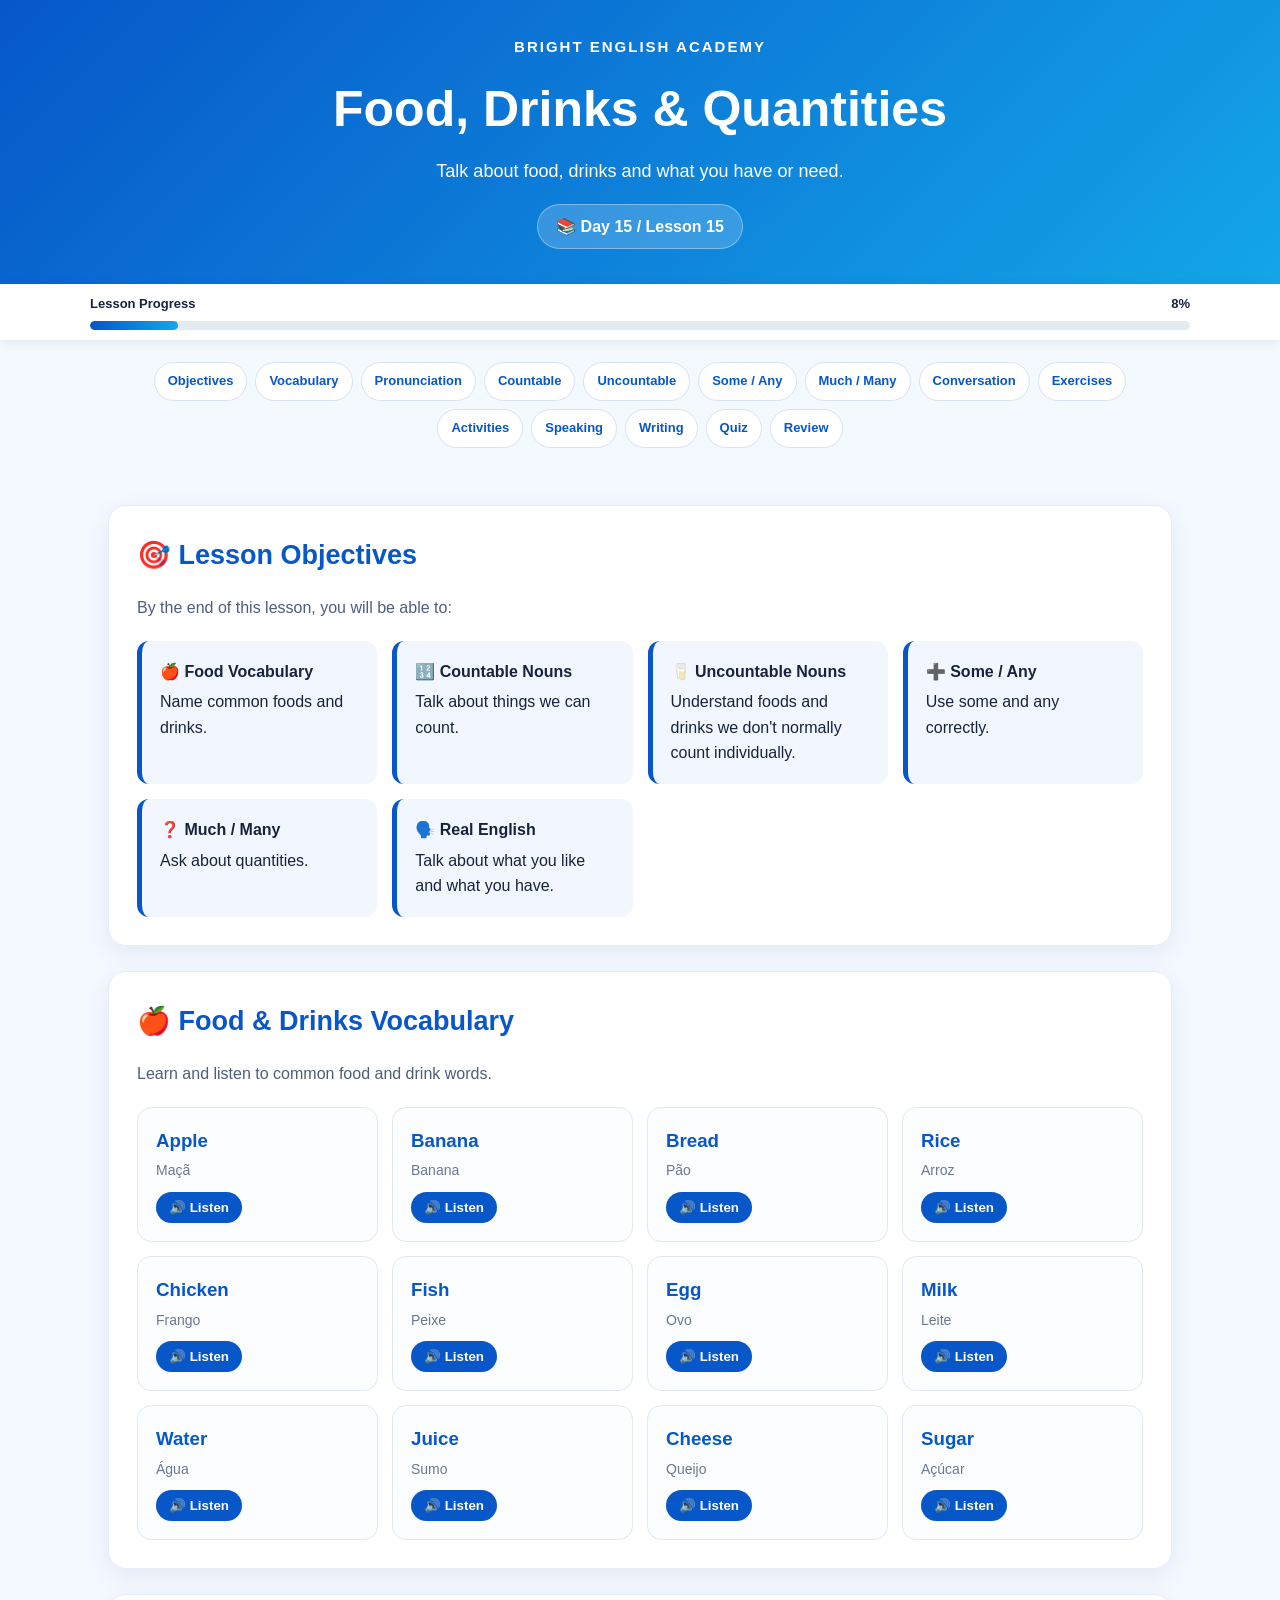
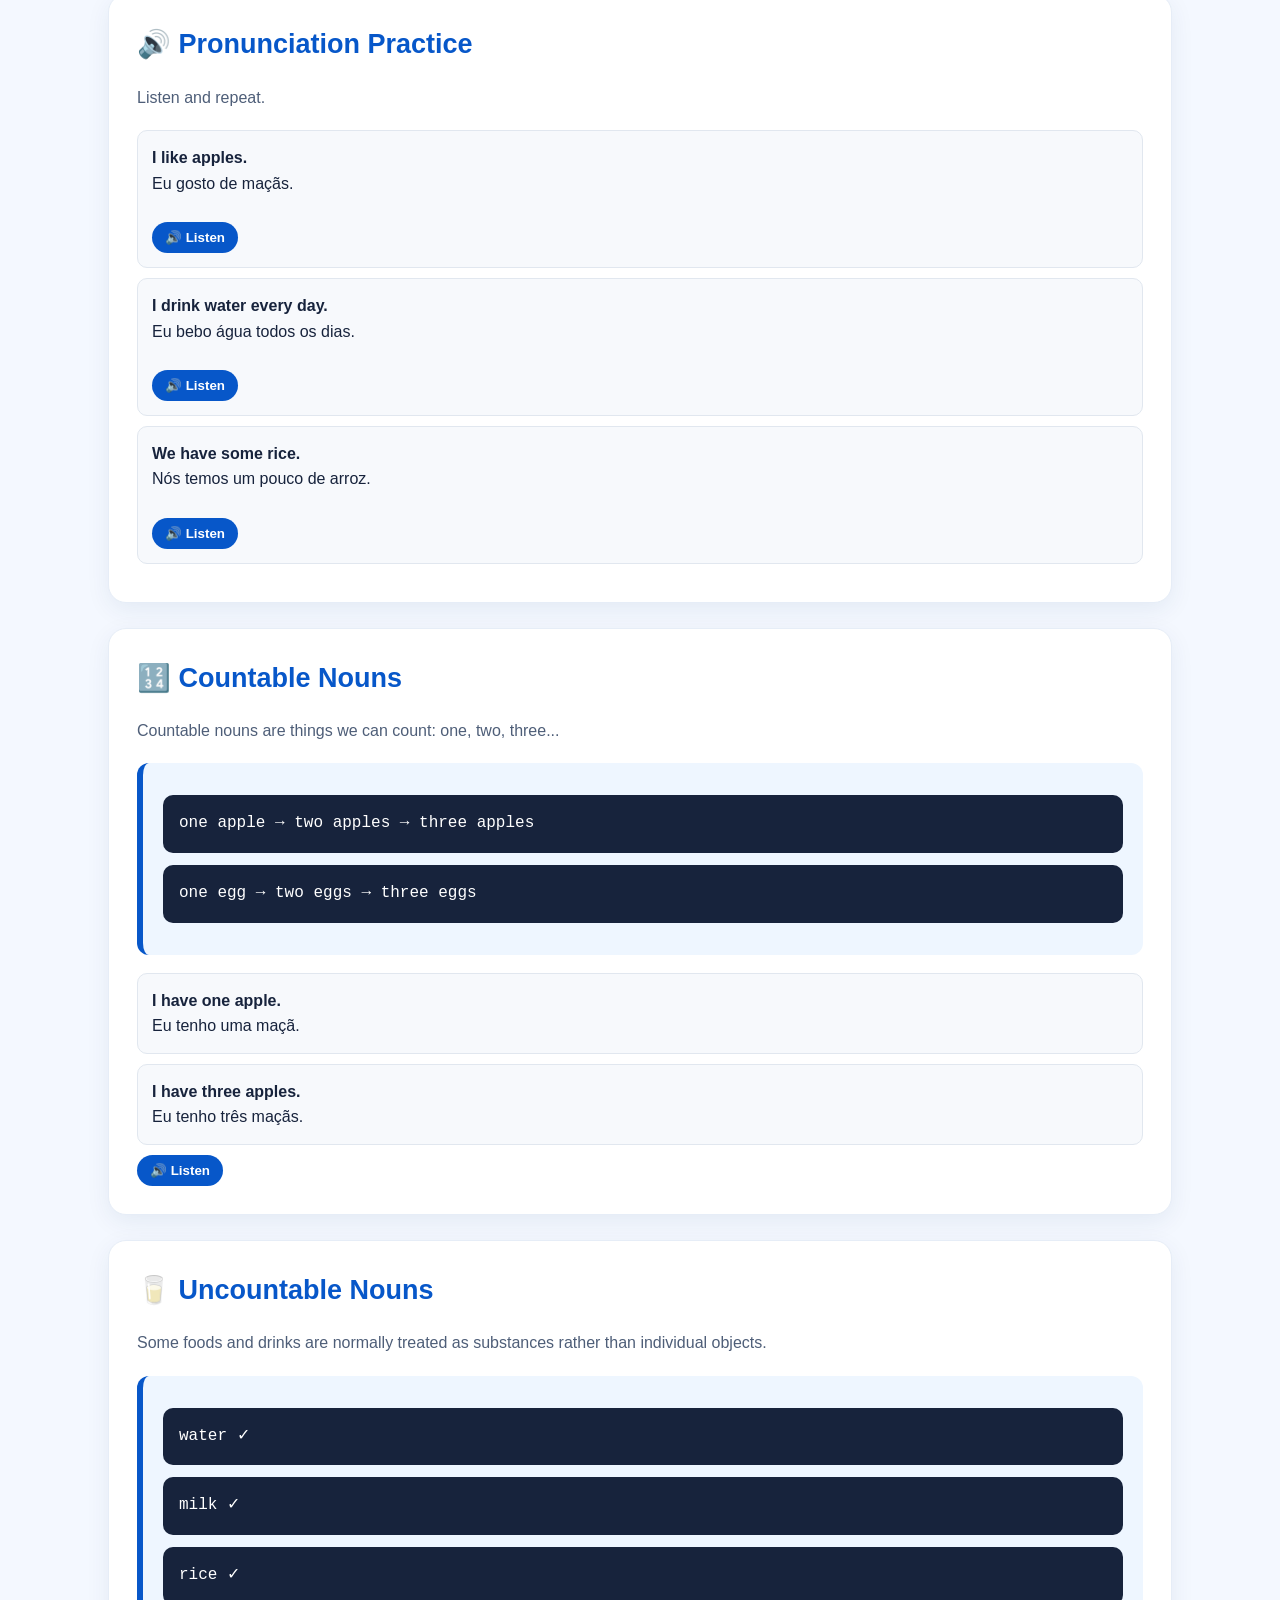
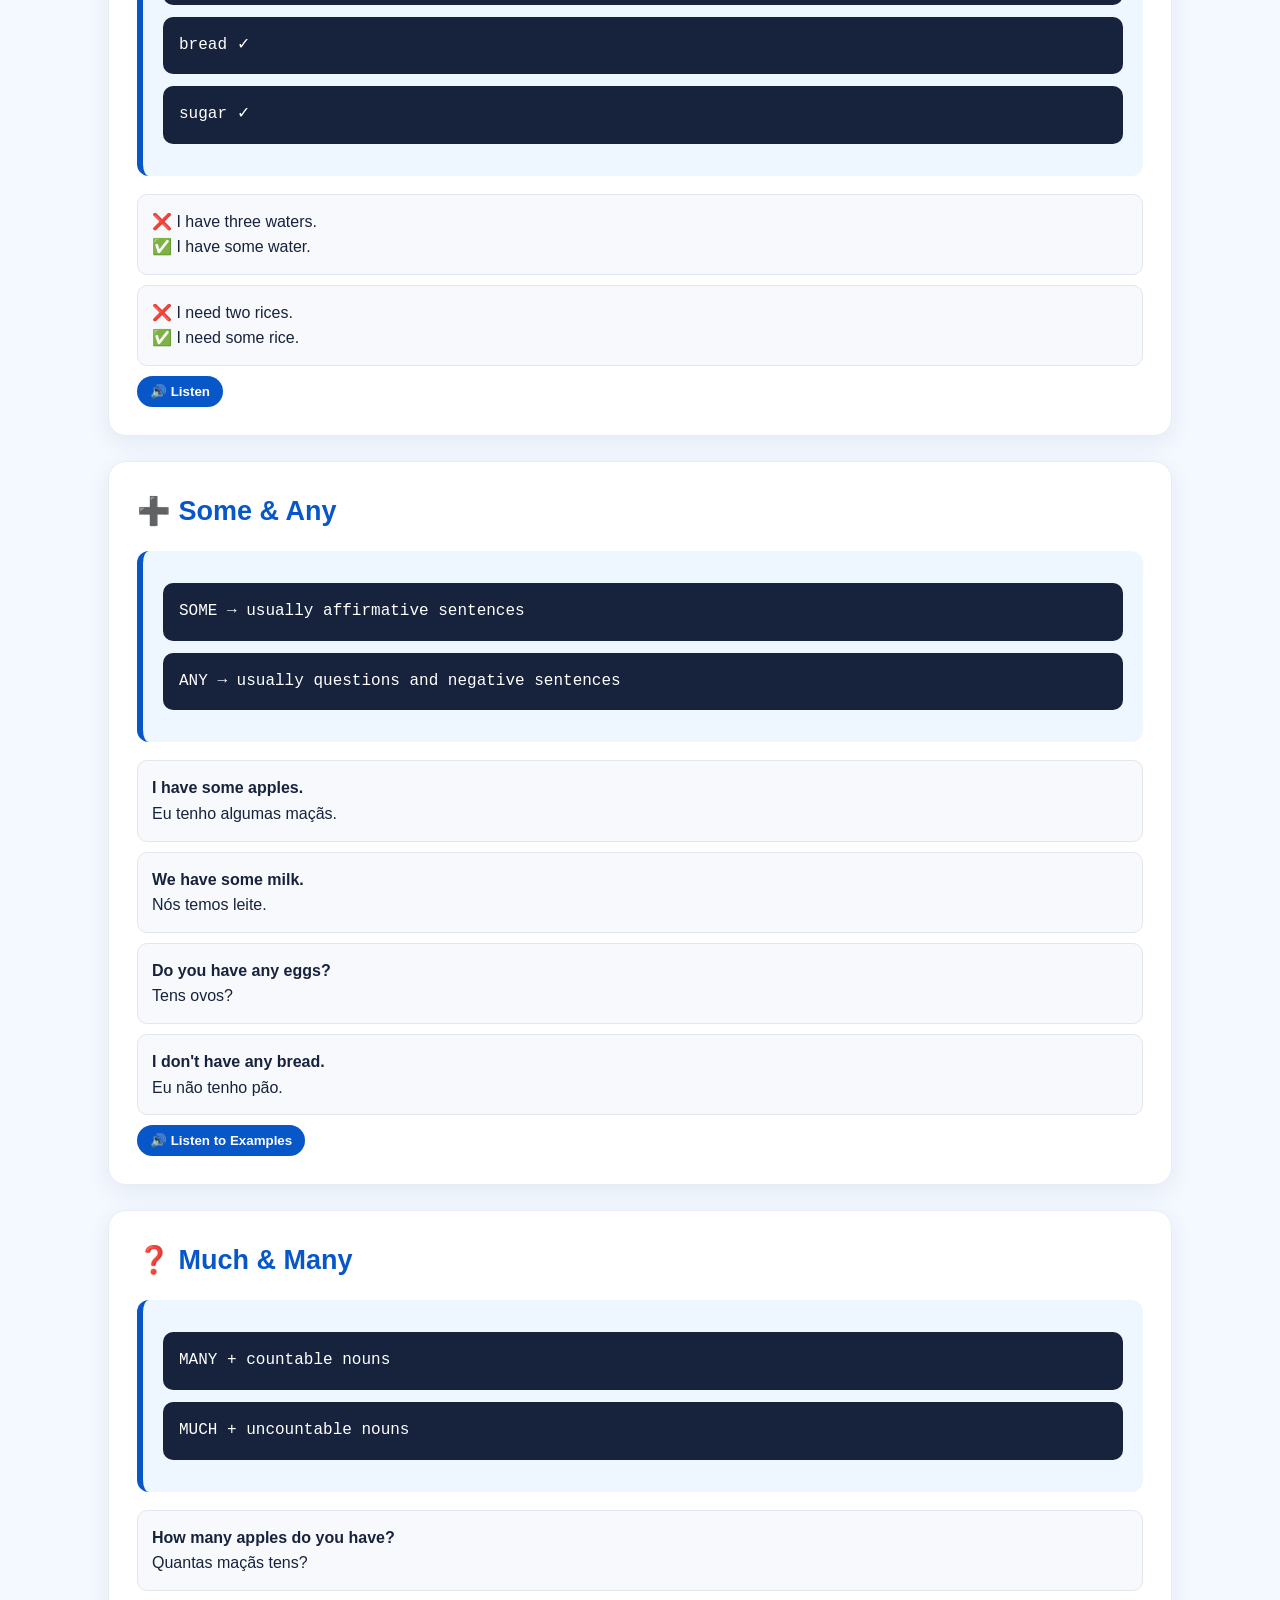
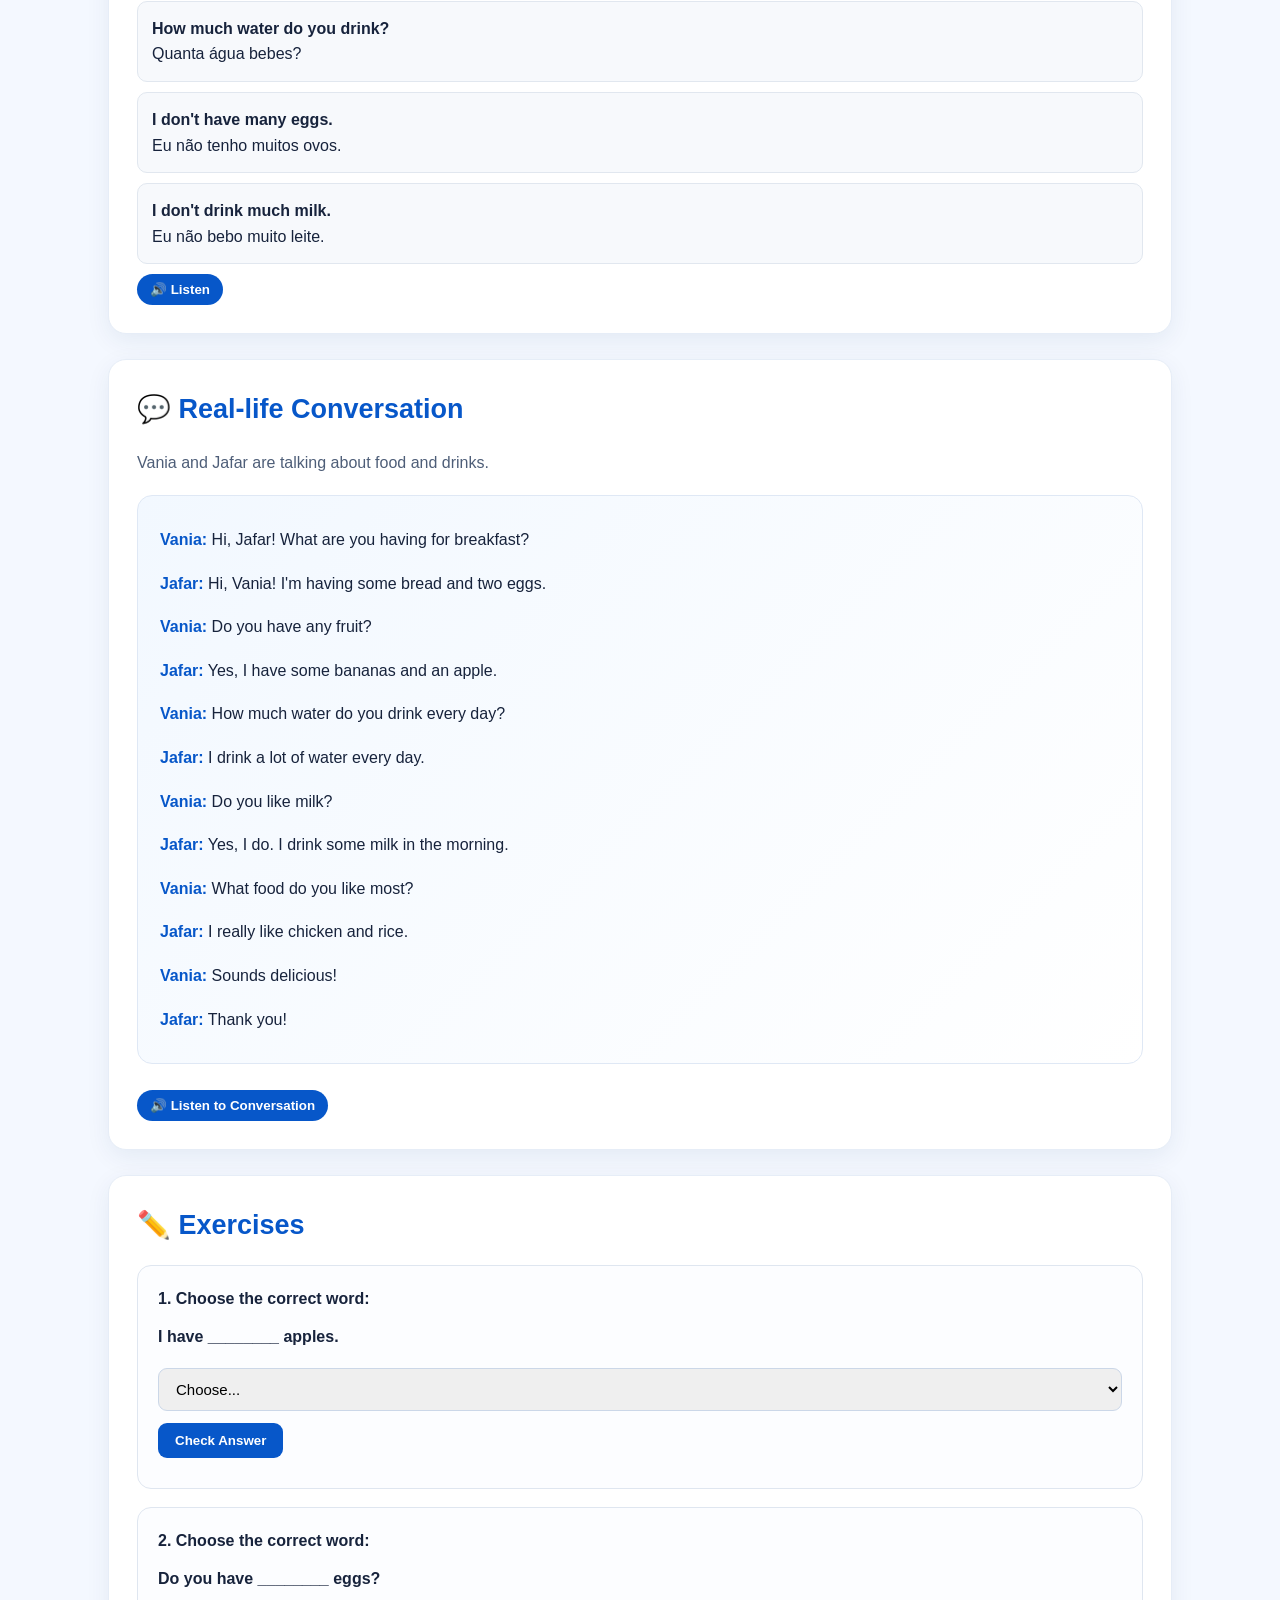
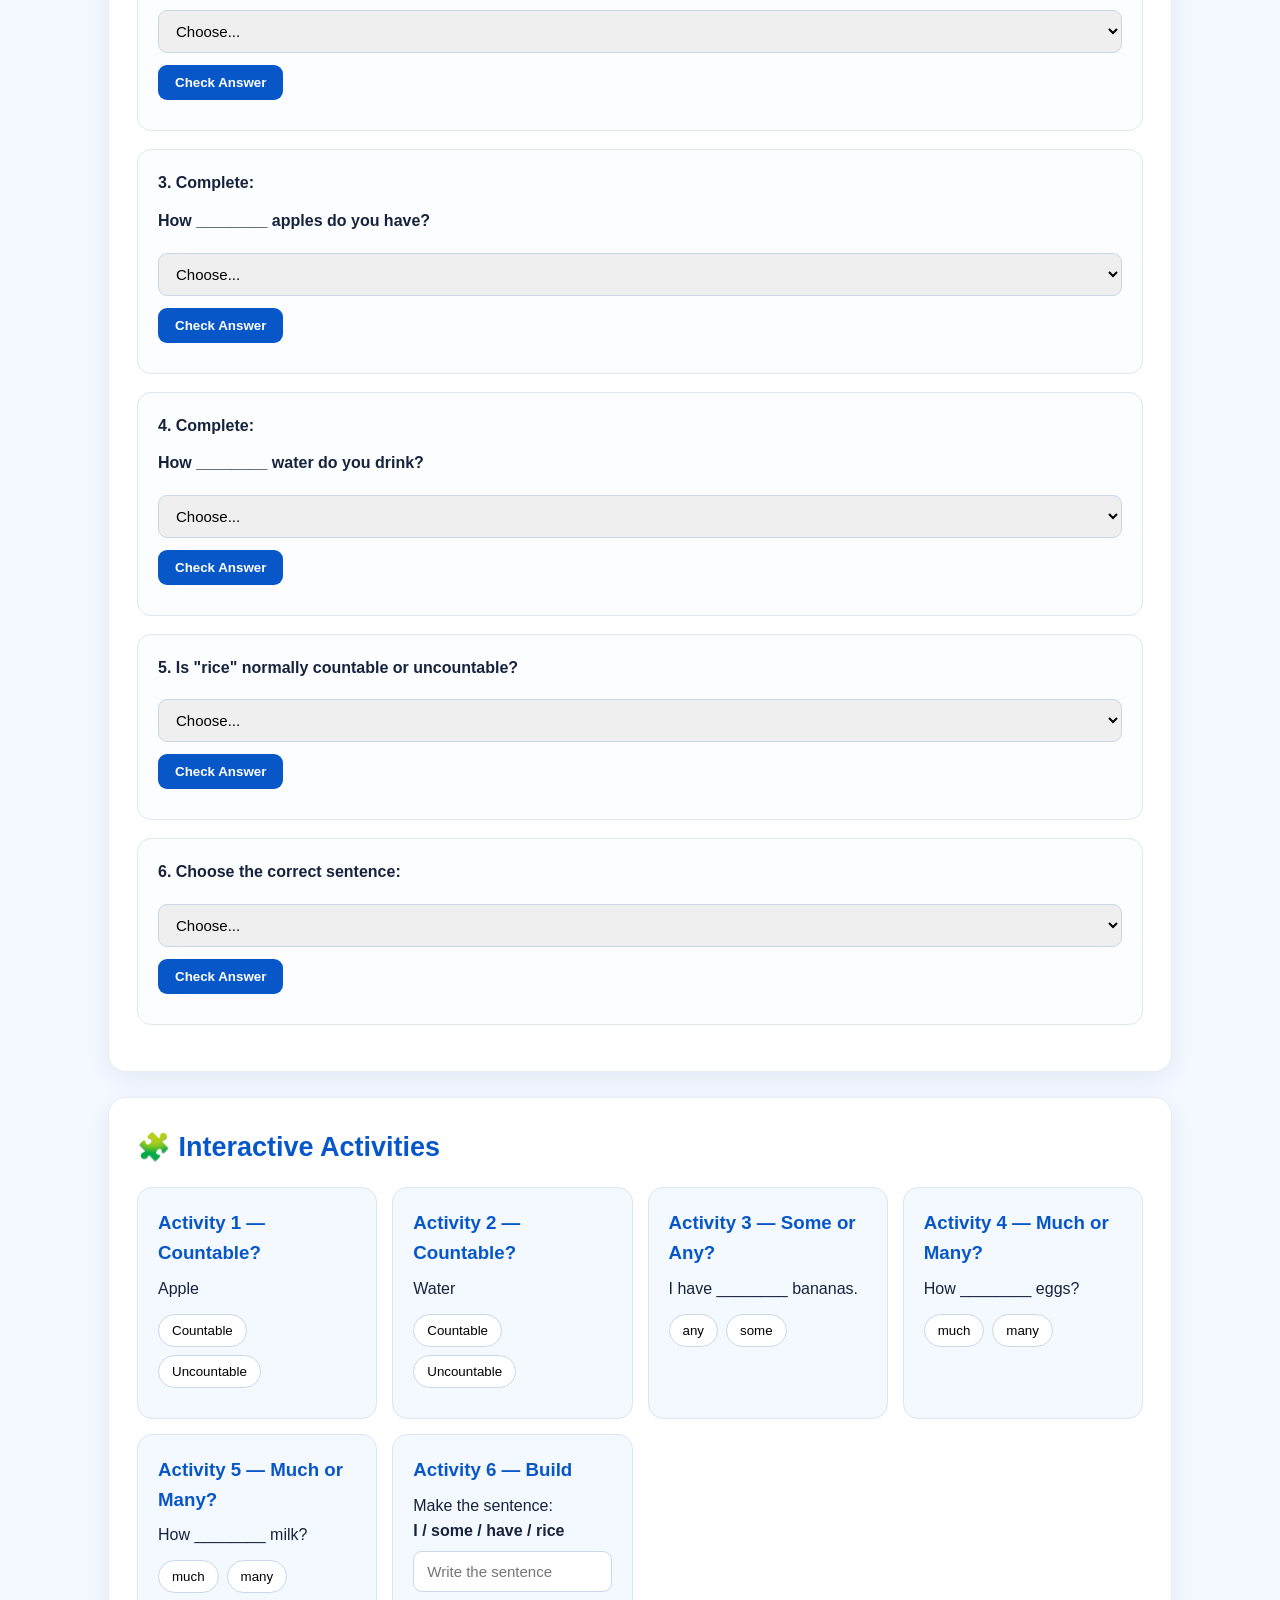
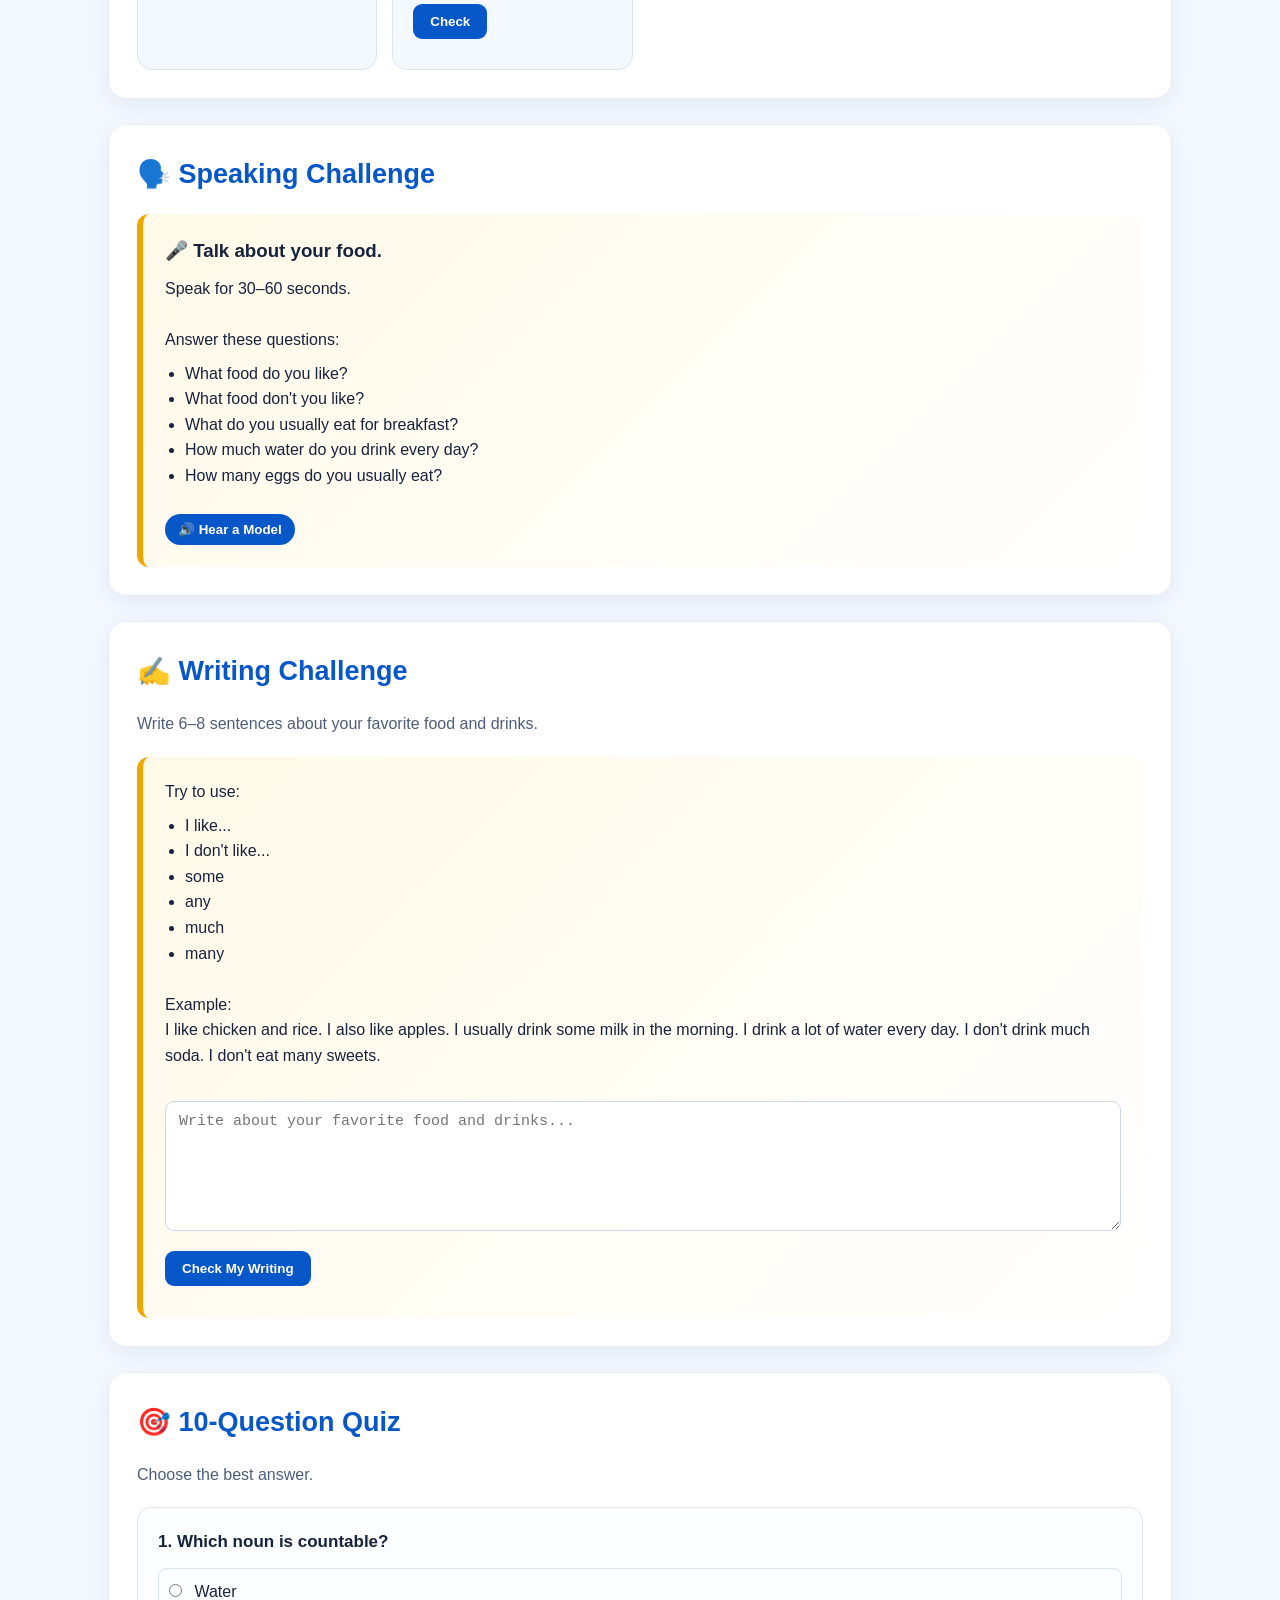
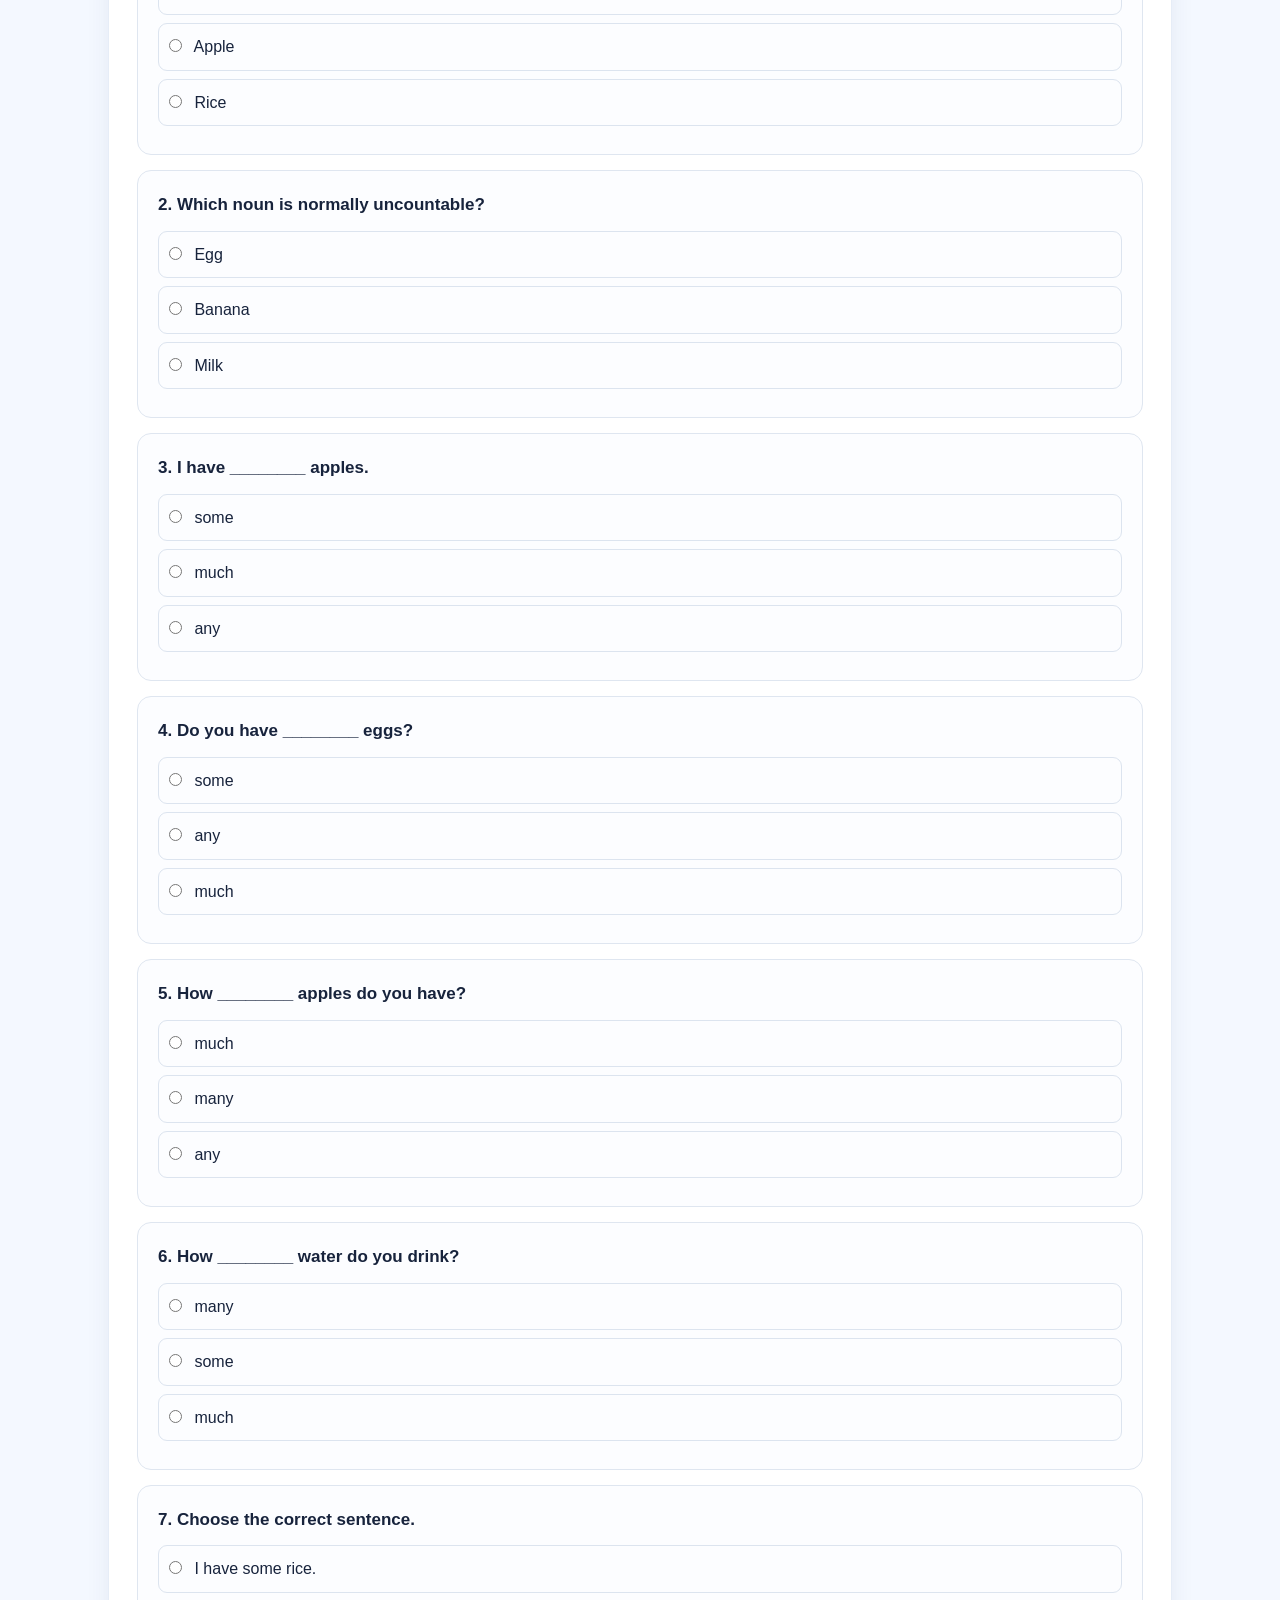
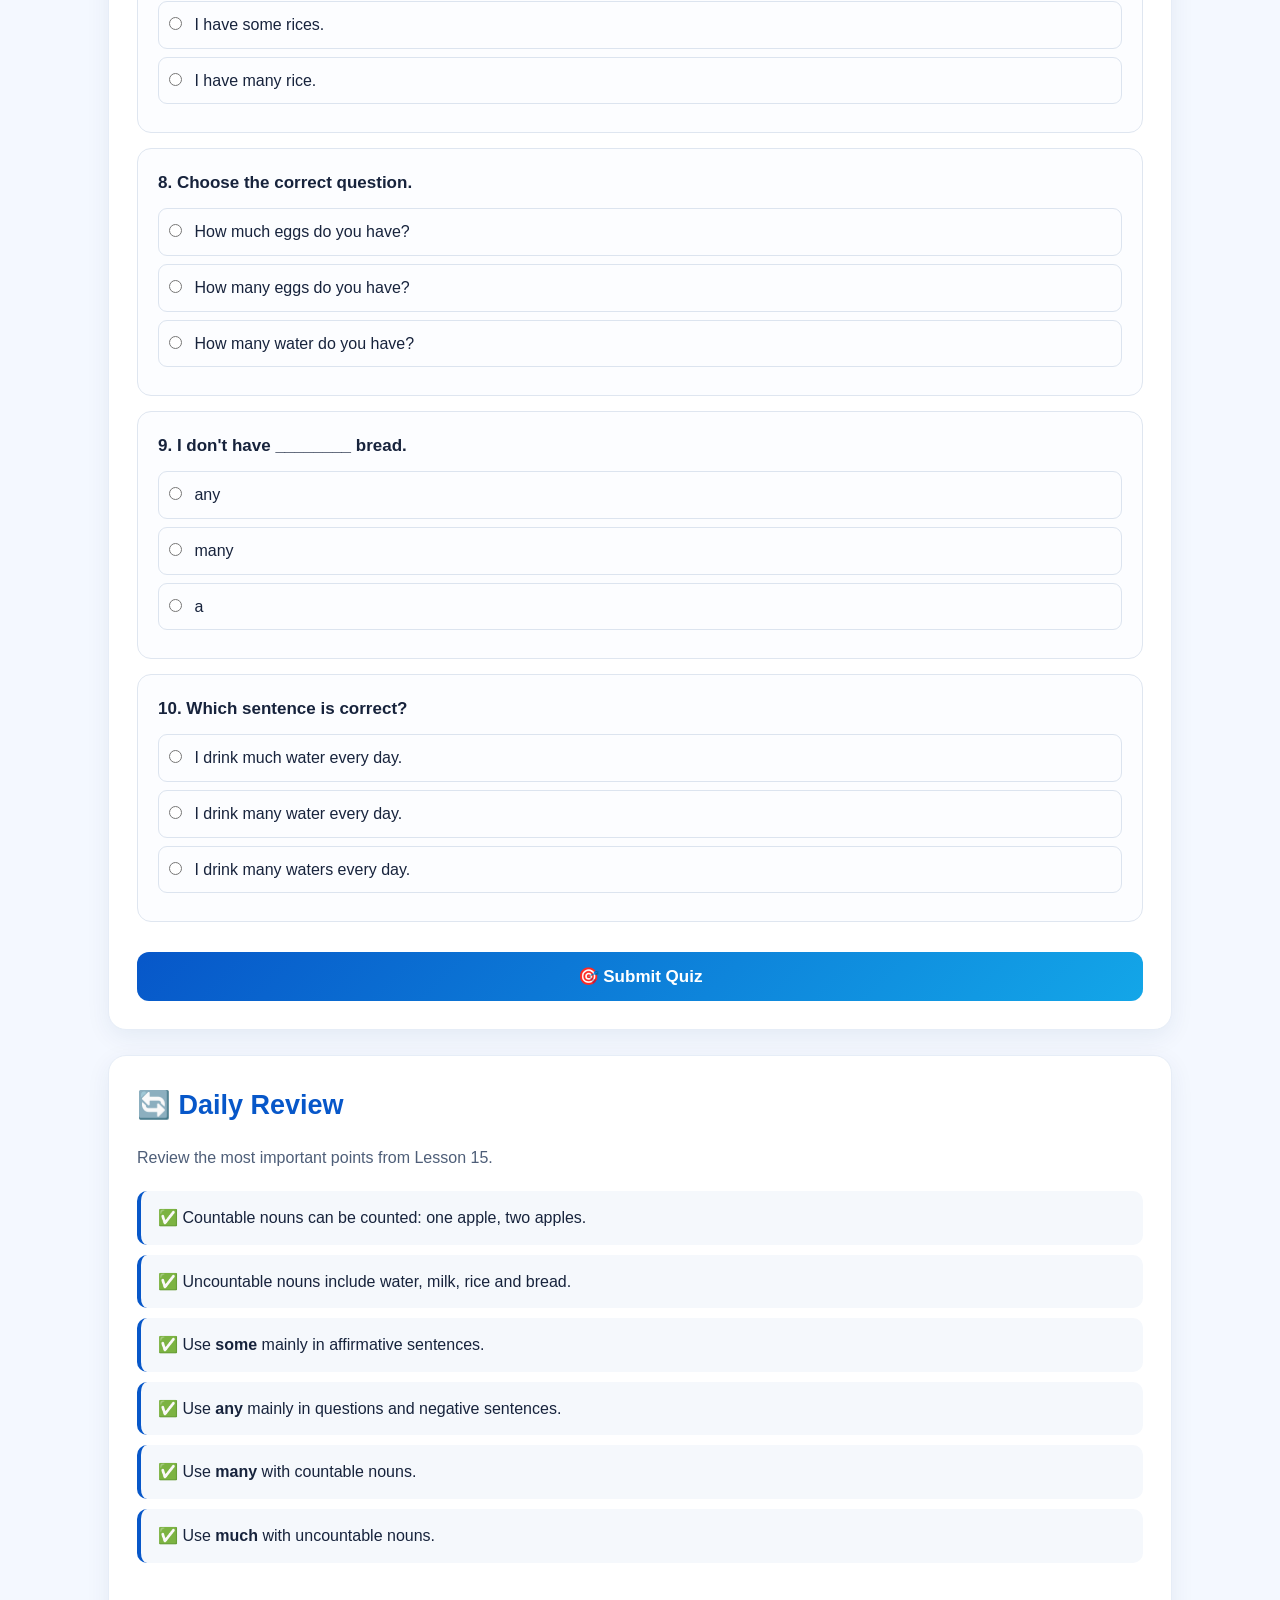
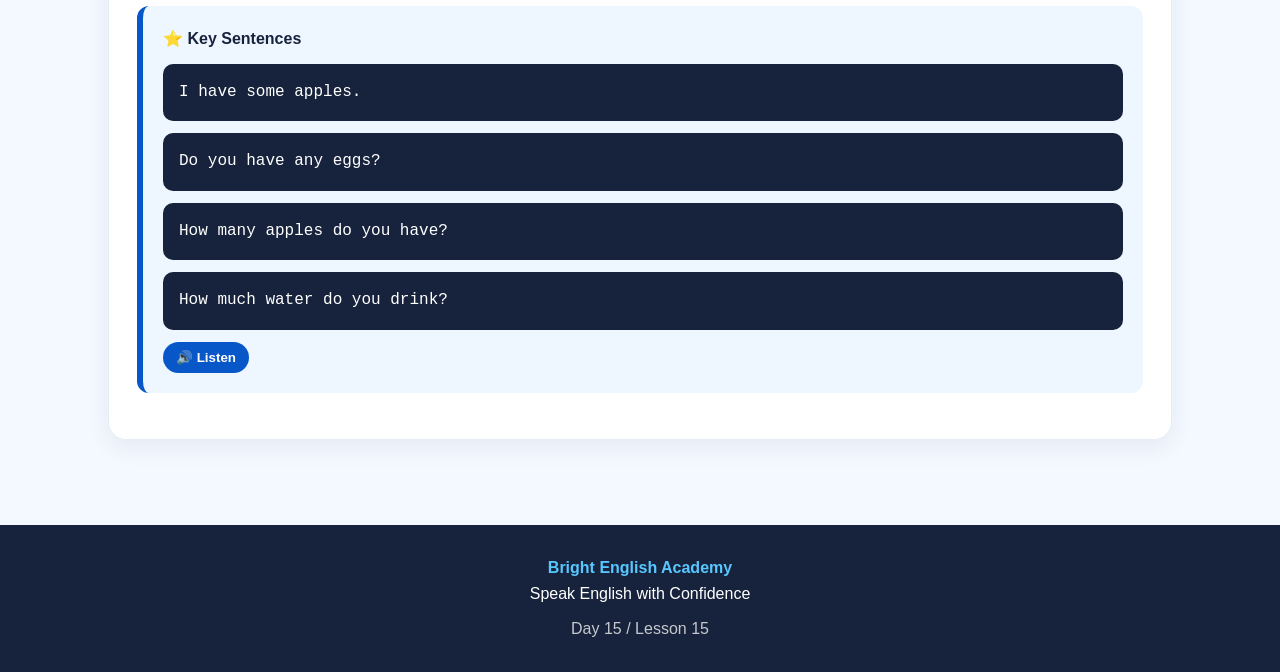
<file: lesson15.html>
<!DOCTYPE html>
<html lang="en">

<head>

    <meta charset="UTF-8">

    <meta name="viewport"
          content="width=device-width, initial-scale=1.0">

    <meta name="description"
          content="Bright English Academy - Day 15: Food, Drinks and Countable and Uncountable Nouns.">

    <title>Day 15 — Food & Drinks | Bright English Academy</title>

    <style>

        * {
            box-sizing: border-box;
            margin: 0;
            padding: 0;
        }

        html {
            scroll-behavior: smooth;
        }

        body {
            font-family: Arial, Helvetica, sans-serif;
            background: #f4f8ff;
            color: #17233c;
            line-height: 1.6;
        }

        header {
            background: linear-gradient(135deg, #0757c9, #13a6e8);
            color: white;
            text-align: center;
            padding: 35px 20px;
            box-shadow: 0 5px 18px rgba(0,0,0,.12);
        }

        .academy-name {
            font-size: 15px;
            font-weight: bold;
            letter-spacing: 2px;
            text-transform: uppercase;
            margin-bottom: 10px;
        }

        header h1 {
            font-size: clamp(30px, 5vw, 50px);
            margin-bottom: 8px;
        }

        header p {
            font-size: 18px;
        }

        .day-badge {
            display: inline-block;
            margin-top: 18px;
            padding: 9px 18px;
            background: rgba(255,255,255,.18);
            border: 1px solid rgba(255,255,255,.35);
            border-radius: 30px;
            font-weight: bold;
        }

        .progress-container {
            position: sticky;
            top: 0;
            z-index: 1000;
            background: white;
            box-shadow: 0 2px 10px rgba(0,0,0,.08);
            padding: 10px 18px;
        }

        .progress-info {
            max-width: 1100px;
            margin: auto;
            display: flex;
            justify-content: space-between;
            margin-bottom: 6px;
            font-size: 13px;
            font-weight: bold;
        }

        .progress-bar {
            max-width: 1100px;
            height: 9px;
            background: #e5eaf2;
            border-radius: 20px;
            margin: auto;
            overflow: hidden;
        }

        .progress-fill {
            height: 100%;
            width: 0%;
            background: linear-gradient(90deg,#0757c9,#13a6e8);
            border-radius: 20px;
            transition: width .4s ease;
        }

        nav {
            max-width: 1100px;
            margin: 22px auto;
            padding: 0 18px;
            display: flex;
            flex-wrap: wrap;
            gap: 8px;
            justify-content: center;
        }

        nav a {
            text-decoration: none;
            color: #0757c9;
            background: white;
            border: 1px solid #d8e2f2;
            padding: 8px 13px;
            border-radius: 20px;
            font-size: 13px;
            font-weight: bold;
        }

        nav a:hover {
            background: #0757c9;
            color: white;
        }

        main {
            max-width: 1100px;
            margin: auto;
            padding: 10px 18px 60px;
        }

        section {
            background: white;
            border-radius: 18px;
            padding: 28px;
            margin: 25px 0;
            box-shadow: 0 7px 25px rgba(20,53,100,.07);
            border: 1px solid #e6edf7;
        }

        .section-title {
            color: #0757c9;
            font-size: 27px;
            margin-bottom: 18px;
        }

        .section-subtitle {
            color: #4e5e78;
            margin-bottom: 20px;
        }

        .objectives {
            display: grid;
            grid-template-columns: repeat(auto-fit,minmax(210px,1fr));
            gap: 15px;
        }

        .objective {
            background: #f2f7ff;
            border-left: 5px solid #0757c9;
            padding: 18px;
            border-radius: 12px;
        }

        .objective strong {
            display: block;
            margin-bottom: 5px;
        }

        .vocab-grid {
            display: grid;
            grid-template-columns: repeat(auto-fit,minmax(210px,1fr));
            gap: 14px;
        }

        .vocab-card {
            border: 1px solid #e1e8f2;
            border-radius: 14px;
            padding: 18px;
            background: #fbfdff;
            transition: .2s;
        }

        .vocab-card:hover {
            transform: translateY(-3px);
            box-shadow: 0 8px 20px rgba(0,0,0,.07);
        }

        .vocab-card h3 {
            color: #0757c9;
            margin-bottom: 4px;
        }

        .translation {
            color: #6a7890;
            font-size: 14px;
            margin-bottom: 10px;
        }

        .listen-btn {
            border: none;
            background: #0757c9;
            color: white;
            padding: 8px 13px;
            border-radius: 20px;
            cursor: pointer;
            font-weight: bold;
        }

        .listen-btn:hover {
            background: #06449e;
        }

        .grammar-box {
            background: #eef6ff;
            border-left: 6px solid #0757c9;
            padding: 20px;
            border-radius: 12px;
            margin: 18px 0;
        }

        .formula {
            background: #17233c;
            color: white;
            padding: 16px;
            border-radius: 10px;
            font-family: "Courier New", monospace;
            margin: 12px 0;
            overflow-x: auto;
        }

        .example {
            background: #f7f9fc;
            border: 1px solid #e1e7ef;
            padding: 14px;
            border-radius: 10px;
            margin: 10px 0;
        }

        .table-wrapper {
            overflow-x: auto;
        }

        table {
            width: 100%;
            border-collapse: collapse;
            min-width: 600px;
        }

        th {
            background: #0757c9;
            color: white;
            padding: 13px;
            text-align: left;
        }

        td {
            padding: 13px;
            border-bottom: 1px solid #e4eaf2;
        }

        tr:nth-child(even) {
            background: #f7faff;
        }

        .conversation {
            background: linear-gradient(135deg,#f2f8ff,#ffffff);
            padding: 22px;
            border-radius: 15px;
            border: 1px solid #dfe8f5;
        }

        .line {
            padding: 9px 0;
        }

        .speaker {
            color: #0757c9;
            font-weight: bold;
        }

        .exercise {
            margin: 18px 0;
            padding: 20px;
            border: 1px solid #dfe6f0;
            border-radius: 14px;
            background: #fcfdff;
        }

        .exercise p {
            margin-bottom: 12px;
            font-weight: bold;
        }

        input[type="text"],
        textarea,
        select {
            width: 100%;
            padding: 11px 13px;
            border: 1px solid #cbd7e8;
            border-radius: 9px;
            font-size: 15px;
            margin-top: 7px;
            outline: none;
        }

        textarea {
            min-height: 130px;
            resize: vertical;
        }

        input[type="text"]:focus,
        textarea:focus,
        select:focus {
            border-color: #0757c9;
            box-shadow: 0 0 0 3px rgba(7,87,201,.08);
        }

        .check-btn {
            margin-top: 12px;
            background: #0757c9;
            color: white;
            border: none;
            padding: 10px 17px;
            border-radius: 9px;
            cursor: pointer;
            font-weight: bold;
        }

        .feedback {
            margin-top: 10px;
            font-weight: bold;
        }

        .activity-grid {
            display: grid;
            grid-template-columns: repeat(auto-fit,minmax(230px,1fr));
            gap: 15px;
        }

        .activity-card {
            padding: 20px;
            border-radius: 15px;
            background: #f4f8ff;
            border: 1px solid #dbe5f3;
        }

        .activity-card h3 {
            color: #0757c9;
            margin-bottom: 8px;
        }

        .choice-group {
            display: flex;
            flex-wrap: wrap;
            gap: 8px;
            margin-top: 12px;
        }

        .choice-btn {
            border: 1px solid #c9d7ea;
            background: white;
            padding: 8px 13px;
            border-radius: 20px;
            cursor: pointer;
        }

        .choice-btn.selected {
            background: #0757c9;
            color: white;
            border-color: #0757c9;
        }

        .challenge {
            background: linear-gradient(135deg,#fff9e8,#fff);
            border-left: 6px solid #f0a500;
            padding: 22px;
            border-radius: 12px;
        }

        .quiz-question {
            padding: 20px;
            border: 1px solid #dfe6f0;
            border-radius: 14px;
            margin: 15px 0;
            background: #fcfdff;
        }

        .quiz-question h3 {
            font-size: 17px;
            margin-bottom: 12px;
        }

        .option {
            display: block;
            margin: 8px 0;
            padding: 10px;
            border: 1px solid #dce4ef;
            border-radius: 9px;
            cursor: pointer;
        }

        .option:hover {
            background: #f0f6ff;
        }

        .option input {
            margin-right: 8px;
        }

        .quiz-btn {
            width: 100%;
            border: none;
            padding: 14px;
            background: linear-gradient(135deg,#0757c9,#13a6e8);
            color: white;
            border-radius: 12px;
            font-size: 17px;
            font-weight: bold;
            cursor: pointer;
            margin-top: 15px;
        }

        .quiz-result {
            display: none;
            margin-top: 20px;
            padding: 22px;
            text-align: center;
            background: #eef8f2;
            border: 1px solid #b9e2ca;
            border-radius: 14px;
        }

        .score-number {
            font-size: 40px;
            color: #138a4b;
            font-weight: bold;
        }

        .review-list {
            display: grid;
            gap: 10px;
        }

        .review-item {
            padding: 14px 17px;
            border-radius: 10px;
            background: #f5f8fc;
            border-left: 4px solid #0757c9;
        }

        footer {
            background: #17233c;
            color: white;
            text-align: center;
            padding: 30px 18px;
        }

        footer strong {
            color: #58c7ff;
        }

        @media(max-width:650px) {

            header {
                padding: 28px 15px;
            }

            section {
                padding: 20px;
                border-radius: 14px;
            }

            .section-title {
                font-size: 23px;
            }

        }

    </style>

</head>


<body>


<header>

    <div class="academy-name">
        Bright English Academy
    </div>

    <h1>
        Food, Drinks & Quantities
    </h1>

    <p>
        Talk about food, drinks and what you have or need.
    </p>

    <div class="day-badge">
        📚 Day 15 / Lesson 15
    </div>

</header>


<div class="progress-container">

    <div class="progress-info">

        <span>
            Lesson Progress
        </span>

        <span id="progressText">
            0%
        </span>

    </div>

    <div class="progress-bar">

        <div
            class="progress-fill"
            id="progressFill">
        </div>

    </div>

</div>


<nav>

    <a href="#objectives">Objectives</a>
    <a href="#vocabulary">Vocabulary</a>
    <a href="#pronunciation">Pronunciation</a>
    <a href="#countable">Countable</a>
    <a href="#uncountable">Uncountable</a>
    <a href="#someany">Some / Any</a>
    <a href="#muchmany">Much / Many</a>
    <a href="#conversation">Conversation</a>
    <a href="#exercises">Exercises</a>
    <a href="#activities">Activities</a>
    <a href="#speaking">Speaking</a>
    <a href="#writing">Writing</a>
    <a href="#quiz">Quiz</a>
    <a href="#review">Review</a>

</nav>


<main>


<section id="objectives">

    <h2 class="section-title">
        🎯 Lesson Objectives
    </h2>

    <p class="section-subtitle">
        By the end of this lesson, you will be able to:
    </p>

    <div class="objectives">

        <div class="objective">
            <strong>🍎 Food Vocabulary</strong>
            Name common foods and drinks.
        </div>

        <div class="objective">
            <strong>🔢 Countable Nouns</strong>
            Talk about things we can count.
        </div>

        <div class="objective">
            <strong>🥛 Uncountable Nouns</strong>
            Understand foods and drinks we don't normally count individually.
        </div>

        <div class="objective">
            <strong>➕ Some / Any</strong>
            Use some and any correctly.
        </div>

        <div class="objective">
            <strong>❓ Much / Many</strong>
            Ask about quantities.
        </div>

        <div class="objective">
            <strong>🗣️ Real English</strong>
            Talk about what you like and what you have.
        </div>

    </div>

</section>


<section id="vocabulary">

    <h2 class="section-title">
        🍎 Food & Drinks Vocabulary
    </h2>

    <p class="section-subtitle">
        Learn and listen to common food and drink words.
    </p>


    <div class="vocab-grid">


        <div class="vocab-card">
            <h3>Apple</h3>
            <div class="translation">Maçã</div>
            <button class="listen-btn" onclick="speak('Apple')">
                🔊 Listen
            </button>
        </div>


        <div class="vocab-card">
            <h3>Banana</h3>
            <div class="translation">Banana</div>
            <button class="listen-btn" onclick="speak('Banana')">
                🔊 Listen
            </button>
        </div>


        <div class="vocab-card">
            <h3>Bread</h3>
            <div class="translation">Pão</div>
            <button class="listen-btn" onclick="speak('Bread')">
                🔊 Listen
            </button>
        </div>


        <div class="vocab-card">
            <h3>Rice</h3>
            <div class="translation">Arroz</div>
            <button class="listen-btn" onclick="speak('Rice')">
                🔊 Listen
            </button>
        </div>


        <div class="vocab-card">
            <h3>Chicken</h3>
            <div class="translation">Frango</div>
            <button class="listen-btn" onclick="speak('Chicken')">
                🔊 Listen
            </button>
        </div>


        <div class="vocab-card">
            <h3>Fish</h3>
            <div class="translation">Peixe</div>
            <button class="listen-btn" onclick="speak('Fish')">
                🔊 Listen
            </button>
        </div>


        <div class="vocab-card">
            <h3>Egg</h3>
            <div class="translation">Ovo</div>
            <button class="listen-btn" onclick="speak('Egg')">
                🔊 Listen
            </button>
        </div>


        <div class="vocab-card">
            <h3>Milk</h3>
            <div class="translation">Leite</div>
            <button class="listen-btn" onclick="speak('Milk')">
                🔊 Listen
            </button>
        </div>


        <div class="vocab-card">
            <h3>Water</h3>
            <div class="translation">Água</div>
            <button class="listen-btn" onclick="speak('Water')">
                🔊 Listen
            </button>
        </div>


        <div class="vocab-card">
            <h3>Juice</h3>
            <div class="translation">Sumo</div>
            <button class="listen-btn" onclick="speak('Juice')">
                🔊 Listen
            </button>
        </div>


        <div class="vocab-card">
            <h3>Cheese</h3>
            <div class="translation">Queijo</div>
            <button class="listen-btn" onclick="speak('Cheese')">
                🔊 Listen
            </button>
        </div>


        <div class="vocab-card">
            <h3>Sugar</h3>
            <div class="translation">Açúcar</div>
            <button class="listen-btn" onclick="speak('Sugar')">
                🔊 Listen
            </button>
        </div>


    </div>

</section>


<section id="pronunciation">

    <h2 class="section-title">
        🔊 Pronunciation Practice
    </h2>

    <p class="section-subtitle">
        Listen and repeat.
    </p>


    <div class="example">

        <strong>
            I like apples.
        </strong>

        <br>
        Eu gosto de maçãs.

        <br><br>

        <button class="listen-btn"
                onclick="speak('I like apples.')">
            🔊 Listen
        </button>

    </div>


    <div class="example">

        <strong>
            I drink water every day.
        </strong>

        <br>
        Eu bebo água todos os dias.

        <br><br>

        <button class="listen-btn"
                onclick="speak('I drink water every day.')">
            🔊 Listen
        </button>

    </div>


    <div class="example">

        <strong>
            We have some rice.
        </strong>

        <br>
        Nós temos um pouco de arroz.

        <br><br>

        <button class="listen-btn"
                onclick="speak('We have some rice.')">
            🔊 Listen
        </button>

    </div>


</section>


<section id="countable">

    <h2 class="section-title">
        🔢 Countable Nouns
    </h2>

    <p class="section-subtitle">
        Countable nouns are things we can count: one, two, three...
    </p>


    <div class="grammar-box">

        <div class="formula">
            one apple → two apples → three apples
        </div>

        <div class="formula">
            one egg → two eggs → three eggs
        </div>

    </div>


    <div class="example">
        <strong>
            I have one apple.
        </strong>
        <br>
        Eu tenho uma maçã.
    </div>


    <div class="example">
        <strong>
            I have three apples.
        </strong>
        <br>
        Eu tenho três maçãs.
    </div>


    <button class="listen-btn"
            onclick="speak('I have one apple. I have three apples.')">
        🔊 Listen
    </button>

</section>


<section id="uncountable">

    <h2 class="section-title">
        🥛 Uncountable Nouns
    </h2>

    <p class="section-subtitle">
        Some foods and drinks are normally treated as substances rather than individual objects.
    </p>


    <div class="grammar-box">

        <div class="formula">
            water ✓
        </div>

        <div class="formula">
            milk ✓
        </div>

        <div class="formula">
            rice ✓
        </div>

        <div class="formula">
            bread ✓
        </div>

        <div class="formula">
            sugar ✓
        </div>

    </div>


    <div class="example">

        ❌ I have three waters.

        <br>

        ✅ I have some water.

    </div>


    <div class="example">

        ❌ I need two rices.

        <br>

        ✅ I need some rice.

    </div>


    <button class="listen-btn"
            onclick="speak('I have some water. I need some rice. We have some bread.')">

        🔊 Listen

    </button>

</section>


<section id="someany">

    <h2 class="section-title">
        ➕ Some & Any
    </h2>


    <div class="grammar-box">

        <div class="formula">
            SOME → usually affirmative sentences
        </div>

        <div class="formula">
            ANY → usually questions and negative sentences
        </div>

    </div>


    <div class="example">

        <strong>
            I have some apples.
        </strong>

        <br>

        Eu tenho algumas maçãs.

    </div>


    <div class="example">

        <strong>
            We have some milk.
        </strong>

        <br>

        Nós temos leite.

    </div>


    <div class="example">

        <strong>
            Do you have any eggs?
        </strong>

        <br>

        Tens ovos?

    </div>


    <div class="example">

        <strong>
            I don't have any bread.
        </strong>

        <br>

        Eu não tenho pão.

    </div>


    <button class="listen-btn"
            onclick="speak('I have some apples. We have some milk. Do you have any eggs? I do not have any bread.')">

        🔊 Listen to Examples

    </button>

</section>


<section id="muchmany">

    <h2 class="section-title">
        ❓ Much & Many
    </h2>


    <div class="grammar-box">

        <div class="formula">
            MANY + countable nouns
        </div>

        <div class="formula">
            MUCH + uncountable nouns
        </div>

    </div>


    <div class="example">

        <strong>
            How many apples do you have?
        </strong>

        <br>

        Quantas maçãs tens?

    </div>


    <div class="example">

        <strong>
            How much water do you drink?
        </strong>

        <br>

        Quanta água bebes?

    </div>


    <div class="example">

        <strong>
            I don't have many eggs.
        </strong>

        <br>

        Eu não tenho muitos ovos.

    </div>


    <div class="example">

        <strong>
            I don't drink much milk.
        </strong>

        <br>

        Eu não bebo muito leite.

    </div>


    <button class="listen-btn"
            onclick="speak('How many apples do you have? How much water do you drink? I do not have many eggs. I do not drink much milk.')">

        🔊 Listen

    </button>

</section>


<section id="conversation">

    <h2 class="section-title">
        💬 Real-life Conversation
    </h2>

    <p class="section-subtitle">
        Vania and Jafar are talking about food and drinks.
    </p>


    <div class="conversation">

        <div class="line">
            <span class="speaker">Vania:</span>
            Hi, Jafar! What are you having for breakfast?
        </div>

        <div class="line">
            <span class="speaker">Jafar:</span>
            Hi, Vania! I'm having some bread and two eggs.
        </div>

        <div class="line">
            <span class="speaker">Vania:</span>
            Do you have any fruit?
        </div>

        <div class="line">
            <span class="speaker">Jafar:</span>
            Yes, I have some bananas and an apple.
        </div>

        <div class="line">
            <span class="speaker">Vania:</span>
            How much water do you drink every day?
        </div>

        <div class="line">
            <span class="speaker">Jafar:</span>
            I drink a lot of water every day.
        </div>

        <div class="line">
            <span class="speaker">Vania:</span>
            Do you like milk?
        </div>

        <div class="line">
            <span class="speaker">Jafar:</span>
            Yes, I do. I drink some milk in the morning.
        </div>

        <div class="line">
            <span class="speaker">Vania:</span>
            What food do you like most?
        </div>

        <div class="line">
            <span class="speaker">Jafar:</span>
            I really like chicken and rice.
        </div>

        <div class="line">
            <span class="speaker">Vania:</span>
            Sounds delicious!
        </div>

        <div class="line">
            <span class="speaker">Jafar:</span>
            Thank you!
        </div>

    </div>


    <br>


    <button class="listen-btn"
            onclick="speak(`Vania. Hi, Jafar! What are you having for breakfast? Jafar. Hi, Vania! I'm having some bread and two eggs. Vania. Do you have any fruit? Jafar. Yes, I have some bananas and an apple. Vania. How much water do you drink every day? Jafar. I drink a lot of water every day. Vania. Do you like milk? Jafar. Yes, I do. I drink some milk in the morning. Vania. What food do you like most? Jafar. I really like chicken and rice. Vania. Sounds delicious! Jafar. Thank you!`)">

        🔊 Listen to Conversation

    </button>

</section>


<section id="exercises">

    <h2 class="section-title">
        ✏️ Exercises
    </h2>


    <div class="exercise">

        <p>
            1. Choose the correct word:
        </p>

        <p>
            I have ________ apples.
        </p>

        <select id="ex1">

            <option value="">Choose...</option>
            <option value="some">some</option>
            <option value="much">much</option>
            <option value="any">any</option>

        </select>

        <button class="check-btn"
                onclick="checkExercise('ex1','some','feedback1')">
            Check Answer
        </button>

        <div id="feedback1" class="feedback"></div>

    </div>


    <div class="exercise">

        <p>
            2. Choose the correct word:
        </p>

        <p>
            Do you have ________ eggs?
        </p>

        <select id="ex2">

            <option value="">Choose...</option>
            <option value="some">some</option>
            <option value="any">any</option>
            <option value="much">much</option>

        </select>

        <button class="check-btn"
                onclick="checkExercise('ex2','any','feedback2')">
            Check Answer
        </button>

        <div id="feedback2" class="feedback"></div>

    </div>


    <div class="exercise">

        <p>
            3. Complete:
        </p>

        <p>
            How ________ apples do you have?
        </p>

        <select id="ex3">

            <option value="">Choose...</option>
            <option value="much">much</option>
            <option value="many">many</option>

        </select>

        <button class="check-btn"
                onclick="checkExercise('ex3','many','feedback3')">
            Check Answer
        </button>

        <div id="feedback3" class="feedback"></div>

    </div>


    <div class="exercise">

        <p>
            4. Complete:
        </p>

        <p>
            How ________ water do you drink?
        </p>

        <select id="ex4">

            <option value="">Choose...</option>
            <option value="many">many</option>
            <option value="much">much</option>

        </select>

        <button class="check-btn"
                onclick="checkExercise('ex4','much','feedback4')">
            Check Answer
        </button>

        <div id="feedback4" class="feedback"></div>

    </div>


    <div class="exercise">

        <p>
            5. Is "rice" normally countable or uncountable?
        </p>

        <select id="ex5">

            <option value="">Choose...</option>
            <option value="countable">Countable</option>
            <option value="uncountable">Uncountable</option>

        </select>

        <button class="check-btn"
                onclick="checkExercise('ex5','uncountable','feedback5')">
            Check Answer
        </button>

        <div id="feedback5" class="feedback"></div>

    </div>


    <div class="exercise">

        <p>
            6. Choose the correct sentence:
        </p>

        <select id="ex6">

            <option value="">Choose...</option>
            <option value="wrong">I have three waters.</option>
            <option value="correct">I have some water.</option>
            <option value="wrong2">I have many water.</option>

        </select>

        <button class="check-btn"
                onclick="checkExercise('ex6','correct','feedback6')">
            Check Answer
        </button>

        <div id="feedback6" class="feedback"></div>

    </div>

</section>


<section id="activities">

    <h2 class="section-title">
        🧩 Interactive Activities
    </h2>


    <div class="activity-grid">


        <div class="activity-card">

            <h3>
                Activity 1 — Countable?
            </h3>

            <p>
                Apple
            </p>

            <div class="choice-group">

                <button class="choice-btn"
                        onclick="selectChoice(this,'activity1','✅ Correct! An apple is countable.')">
                    Countable
                </button>

                <button class="choice-btn"
                        onclick="selectChoice(this,'activity1','❌ Try again.')">
                    Uncountable
                </button>

            </div>

            <p id="activity1" class="feedback"></p>

        </div>


        <div class="activity-card">

            <h3>
                Activity 2 — Countable?
            </h3>

            <p>
                Water
            </p>

            <div class="choice-group">

                <button class="choice-btn"
                        onclick="selectChoice(this,'activity2','❌ Try again.')">
                    Countable
                </button>

                <button class="choice-btn"
                        onclick="selectChoice(this,'activity2','✅ Correct! Water is uncountable.')">
                    Uncountable
                </button>

            </div>

            <p id="activity2" class="feedback"></p>

        </div>


        <div class="activity-card">

            <h3>
                Activity 3 — Some or Any?
            </h3>

            <p>
                I have ________ bananas.
            </p>

            <div class="choice-group">

                <button class="choice-btn"
                        onclick="selectChoice(this,'activity3','❌ Try again.')">
                    any
                </button>

                <button class="choice-btn"
                        onclick="selectChoice(this,'activity3','✅ Correct!')">
                    some
                </button>

            </div>

            <p id="activity3" class="feedback"></p>

        </div>


        <div class="activity-card">

            <h3>
                Activity 4 — Much or Many?
            </h3>

            <p>
                How ________ eggs?
            </p>

            <div class="choice-group">

                <button class="choice-btn"
                        onclick="selectChoice(this,'activity4','❌ Try again.')">
                    much
                </button>

                <button class="choice-btn"
                        onclick="selectChoice(this,'activity4','✅ Correct! Many eggs.')">
                    many
                </button>

            </div>

            <p id="activity4" class="feedback"></p>

        </div>


        <div class="activity-card">

            <h3>
                Activity 5 — Much or Many?
            </h3>

            <p>
                How ________ milk?
            </p>

            <div class="choice-group">

                <button class="choice-btn"
                        onclick="selectChoice(this,'activity5','✅ Correct! Much milk.')">
                    much
                </button>

                <button class="choice-btn"
                        onclick="selectChoice(this,'activity5','❌ Try again.')">
                    many
                </button>

            </div>

            <p id="activity5" class="feedback"></p>

        </div>


        <div class="activity-card">

            <h3>
                Activity 6 — Build
            </h3>

            <p>
                Make the sentence:
            </p>

            <p>
                <strong>
                    I / some / have / rice
                </strong>
            </p>

            <input type="text"
                   id="sentenceInput"
                   placeholder="Write the sentence">

            <button class="check-btn"
                    onclick="checkSentence()">
                Check
            </button>

            <p id="sentenceResult" class="feedback"></p>

        </div>

    </div>

</section>


<section id="speaking">

    <h2 class="section-title">
        🗣️ Speaking Challenge
    </h2>


    <div class="challenge">

        <h3>
            🎤 Talk about your food.
        </h3>

        <p style="margin-top:10px;">
            Speak for 30–60 seconds.
        </p>

        <br>

        <p>
            Answer these questions:
        </p>

        <ul style="margin-left:20px;margin-top:8px;">

            <li>
                What food do you like?
            </li>

            <li>
                What food don't you like?
            </li>

            <li>
                What do you usually eat for breakfast?
            </li>

            <li>
                How much water do you drink every day?
            </li>

            <li>
                How many eggs do you usually eat?
            </li>

        </ul>

        <br>

        <button class="listen-btn"
                onclick="speak('I like chicken and rice. I also like apples and bananas. I usually eat bread and eggs for breakfast. I drink a lot of water every day. I do not drink much soda.')">

            🔊 Hear a Model

        </button>

    </div>

</section>


<section id="writing">

    <h2 class="section-title">
        ✍️ Writing Challenge
    </h2>

    <p class="section-subtitle">
        Write 6–8 sentences about your favorite food and drinks.
    </p>


    <div class="challenge">

        <p>
            Try to use:
        </p>

        <ul style="margin-left:20px;margin-top:8px;">

            <li>
                I like...
            </li>

            <li>
                I don't like...
            </li>

            <li>
                some
            </li>

            <li>
                any
            </li>

            <li>
                much
            </li>

            <li>
                many
            </li>

        </ul>

        <br>

        <p>
            Example:
        </p>

        <p>
            I like chicken and rice.
            I also like apples.
            I usually drink some milk in the morning.
            I drink a lot of water every day.
            I don't drink much soda.
            I don't eat many sweets.
        </p>

        <br>

        <textarea id="writingArea"
                  placeholder="Write about your favorite food and drinks..."></textarea>

        <button class="check-btn"
                onclick="checkWriting()">
            Check My Writing
        </button>

        <p id="writingFeedback" class="feedback"></p>

    </div>

</section>


<section id="quiz">

    <h2 class="section-title">
        🎯 10-Question Quiz
    </h2>

    <p class="section-subtitle">
        Choose the best answer.
    </p>


    <div class="quiz-question">

        <h3>
            1. Which noun is countable?
        </h3>

        <label class="option">
            <input type="radio" name="q1" value="a">
            Water
        </label>

        <label class="option">
            <input type="radio" name="q1" value="b">
            Apple
        </label>

        <label class="option">
            <input type="radio" name="q1" value="c">
            Rice
        </label>

    </div>


    <div class="quiz-question">

        <h3>
            2. Which noun is normally uncountable?
        </h3>

        <label class="option">
            <input type="radio" name="q2" value="a">
            Egg
        </label>

        <label class="option">
            <input type="radio" name="q2" value="b">
            Banana
        </label>

        <label class="option">
            <input type="radio" name="q2" value="c">
            Milk
        </label>

    </div>


    <div class="quiz-question">

        <h3>
            3. I have ________ apples.
        </h3>

        <label class="option">
            <input type="radio" name="q3" value="a">
            some
        </label>

        <label class="option">
            <input type="radio" name="q3" value="b">
            much
        </label>

        <label class="option">
            <input type="radio" name="q3" value="c">
            any
        </label>

    </div>


    <div class="quiz-question">

        <h3>
            4. Do you have ________ eggs?
        </h3>

        <label class="option">
            <input type="radio" name="q4" value="a">
            some
        </label>

        <label class="option">
            <input type="radio" name="q4" value="b">
            any
        </label>

        <label class="option">
            <input type="radio" name="q4" value="c">
            much
        </label>

    </div>


    <div class="quiz-question">

        <h3>
            5. How ________ apples do you have?
        </h3>

        <label class="option">
            <input type="radio" name="q5" value="a">
            much
        </label>

        <label class="option">
            <input type="radio" name="q5" value="b">
            many
        </label>

        <label class="option">
            <input type="radio" name="q5" value="c">
            any
        </label>

    </div>


    <div class="quiz-question">

        <h3>
            6. How ________ water do you drink?
        </h3>

        <label class="option">
            <input type="radio" name="q6" value="a">
            many
        </label>

        <label class="option">
            <input type="radio" name="q6" value="b">
            some
        </label>

        <label class="option">
            <input type="radio" name="q6" value="c">
            much
        </label>

    </div>


    <div class="quiz-question">

        <h3>
            7. Choose the correct sentence.
        </h3>

        <label class="option">
            <input type="radio" name="q7" value="a">
            I have some rice.
        </label>

        <label class="option">
            <input type="radio" name="q7" value="b">
            I have some rices.
        </label>

        <label class="option">
            <input type="radio" name="q7" value="c">
            I have many rice.
        </label>

    </div>


    <div class="quiz-question">

        <h3>
            8. Choose the correct question.
        </h3>

        <label class="option">
            <input type="radio" name="q8" value="a">
            How much eggs do you have?
        </label>

        <label class="option">
            <input type="radio" name="q8" value="b">
            How many eggs do you have?
        </label>

        <label class="option">
            <input type="radio" name="q8" value="c">
            How many water do you have?
        </label>

    </div>


    <div class="quiz-question">

        <h3>
            9. I don't have ________ bread.
        </h3>

        <label class="option">
            <input type="radio" name="q9" value="a">
            any
        </label>

        <label class="option">
            <input type="radio" name="q9" value="b">
            many
        </label>

        <label class="option">
            <input type="radio" name="q9" value="c">
            a
        </label>

    </div>


    <div class="quiz-question">

        <h3>
            10. Which sentence is correct?
        </h3>

        <label class="option">
            <input type="radio" name="q10" value="a">
            I drink much water every day.
        </label>

        <label class="option">
            <input type="radio" name="q10" value="b">
            I drink many water every day.
        </label>

        <label class="option">
            <input type="radio" name="q10" value="c">
            I drink many waters every day.
        </label>

    </div>


    <button class="quiz-btn"
            onclick="calculateQuiz()">

        🎯 Submit Quiz

    </button>


    <div class="quiz-result"
         id="quizResult">

        <div>
            Your Score
        </div>

        <div class="score-number"
             id="scoreNumber">
            0/10
        </div>

        <h3 id="scoreMessage"></h3>

        <p id="scoreDetails"></p>

    </div>

</section>


<section id="review">

    <h2 class="section-title">
        🔄 Daily Review
    </h2>

    <p class="section-subtitle">
        Review the most important points from Lesson 15.
    </p>


    <div class="review-list">

        <div class="review-item">
            ✅ Countable nouns can be counted: one apple, two apples.
        </div>

        <div class="review-item">
            ✅ Uncountable nouns include water, milk, rice and bread.
        </div>

        <div class="review-item">
            ✅ Use <strong>some</strong> mainly in affirmative sentences.
        </div>

        <div class="review-item">
            ✅ Use <strong>any</strong> mainly in questions and negative sentences.
        </div>

        <div class="review-item">
            ✅ Use <strong>many</strong> with countable nouns.
        </div>

        <div class="review-item">
            ✅ Use <strong>much</strong> with uncountable nouns.
        </div>

    </div>


    <br>


    <div class="grammar-box">

        <strong>
            ⭐ Key Sentences
        </strong>

        <div class="formula">
            I have some apples.
        </div>

        <div class="formula">
            Do you have any eggs?
        </div>

        <div class="formula">
            How many apples do you have?
        </div>

        <div class="formula">
            How much water do you drink?
        </div>


        <button class="listen-btn"
                onclick="speak('I have some apples. Do you have any eggs? How many apples do you have? How much water do you drink?')">

            🔊 Listen

        </button>

    </div>

</section>


</main>


<footer>

    <p>
        <strong>
            Bright English Academy
        </strong>
    </p>

    <p>
        Speak English with Confidence
    </p>

    <p style="margin-top:10px;opacity:.75;">
        Day 15 / Lesson 15
    </p>

</footer>


<script>


/* =========================
   AUDIO
========================= */

function speak(text) {

    if (!("speechSynthesis" in window)) {

        alert(
            "Audio is not supported by this browser."
        );

        return;
    }

    window.speechSynthesis.cancel();

    const speech =
        new SpeechSynthesisUtterance(text);

    speech.lang = "en-US";

    speech.rate = 0.85;

    speech.pitch = 1;

    window.speechSynthesis.speak(speech);

}


/* =========================
   EXERCISES
========================= */

function checkExercise(
    inputId,
    answer,
    feedbackId
) {

    const input =
        document.getElementById(inputId);

    const feedback =
        document.getElementById(feedbackId);

    let value =
        input.value
            .trim()
            .toLowerCase();

    if (value === answer.toLowerCase()) {

        feedback.textContent =
            "✅ Correct! Excellent work.";

        feedback.style.color =
            "#138a4b";

    } else {

        feedback.textContent =
            "❌ Not quite. Try again.";

        feedback.style.color =
            "#c62828";

    }

    updateProgress();

}


/* =========================
   ACTIVITIES
========================= */

function selectChoice(
    button,
    resultId,
    message
) {

    const buttons =
        button.parentElement
            .querySelectorAll(".choice-btn");

    buttons.forEach(
        btn => btn.classList.remove("selected")
    );

    button.classList.add("selected");

    document.getElementById(resultId)
        .textContent = message;

    updateProgress();

}


/* =========================
   SENTENCE
========================= */

function checkSentence() {

    const input =
        document.getElementById(
            "sentenceInput"
        );

    const result =
        document.getElementById(
            "sentenceResult"
        );

    const value =
        input.value
            .trim()
            .toLowerCase()
            .replace(/[.!?]/g,"");

    if (
        value ===
        "i have some rice"
    ) {

        result.textContent =
            "✅ Perfect sentence!";

        result.style.color =
            "#138a4b";

    } else {

        result.textContent =
            "❌ Try again: I have some rice.";

        result.style.color =
            "#c62828";

    }

    updateProgress();

}


/* =========================
   WRITING
========================= */

function checkWriting() {

    const text =
        document.getElementById(
            "writingArea"
        ).value.trim();

    const feedback =
        document.getElementById(
            "writingFeedback"
        );

    if (text.length < 70) {

        feedback.textContent =
            "✏️ Write a little more. Try 6–8 sentences.";

        feedback.style.color =
            "#c62828";

        return;

    }

    const lower =
        text.toLowerCase();

    const usefulWords = [
        "like",
        "some",
        "any",
        "much",
        "many"
    ];

    const count =
        usefulWords.filter(
            word => lower.includes(word)
        ).length;

    if (count >= 3) {

        feedback.textContent =
            "✅ Excellent! Your writing uses the lesson vocabulary.";

        feedback.style.color =
            "#138a4b";

    } else {

        feedback.textContent =
            "👍 Good start! Try using some, any, much or many.";

        feedback.style.color =
            "#b06b00";

    }

    updateProgress();

}


/* =========================
   QUIZ
========================= */

function calculateQuiz() {

    const answers = {

        q1: "b",
        q2: "c",
        q3: "a",
        q4: "b",
        q5: "b",
        q6: "c",
        q7: "a",
        q8: "b",
        q9: "a",
        q10: "a"

    };

    let score = 0;

    for (let question in answers) {

        const selected =
            document.querySelector(
                `input[name="${question}"]:checked`
            );

        if (
            selected &&
            selected.value === answers[question]
        ) {

            score++;

        }

    }


    const result =
        document.getElementById(
            "quizResult"
        );

    const number =
        document.getElementById(
            "scoreNumber"
        );

    const message =
        document.getElementById(
            "scoreMessage"
        );

    const details =
        document.getElementById(
            "scoreDetails"
        );


    number.textContent =
        score + "/10";


    if (score === 10) {

        message.textContent =
            "🏆 Perfect Score!";

        details.textContent =
            "Amazing! You mastered Lesson 15.";

    }

    else if (score >= 8) {

        message.textContent =
            "🌟 Excellent Work!";

        details.textContent =
            "You have a strong understanding of food and quantities.";

    }

    else if (score >= 6) {

        message.textContent =
            "👍 Good Job!";

        details.textContent =
            "You are making good progress. Review the lesson and try again.";

    }

    else {

        message.textContent =
            "📚 Keep Practicing!";

        details.textContent =
            "Review the vocabulary and grammar, then try the quiz again.";

    }


    result.style.display =
        "block";


    result.scrollIntoView({

        behavior: "smooth",

        block: "center"

    });


    updateProgress();

}


/* =========================
   PROGRESS
========================= */

function updateProgress() {

    const ids = [

        "objectives",
        "vocabulary",
        "pronunciation",
        "countable",
        "uncountable",
        "someany",
        "muchmany",
        "conversation",
        "exercises",
        "activities",
        "speaking",
        "writing",
        "quiz"

    ];


    let completed = 0;


    ids.forEach(id => {

        const section =
            document.getElementById(id);

        if (!section) return;


        const rect =
            section.getBoundingClientRect();


        const visible =
            rect.top <
            window.innerHeight * .75
            &&
            rect.bottom >
            window.innerHeight * .25;


        if (visible) {

            completed++;

        }

    });


    const scrollTop =
        window.scrollY;


    const documentHeight =
        document.documentElement.scrollHeight
        -
        window.innerHeight;


    let scrollProgress = 0;


    if (documentHeight > 0) {

        scrollProgress =
            (scrollTop / documentHeight)
            * 100;

    }


    let finalProgress =
        Math.max(

            scrollProgress,

            (completed / ids.length)
            * 100

        );


    finalProgress =
        Math.min(
            100,
            Math.round(finalProgress)
        );


    document.getElementById(
        "progressFill"
    ).style.width =
        finalProgress + "%";


    document.getElementById(
        "progressText"
    ).textContent =
        finalProgress + "%";

}


window.addEventListener(
    "scroll",
    updateProgress
);


window.addEventListener(
    "load",
    updateProgress
);


</script>


</body>

</html>
</file>
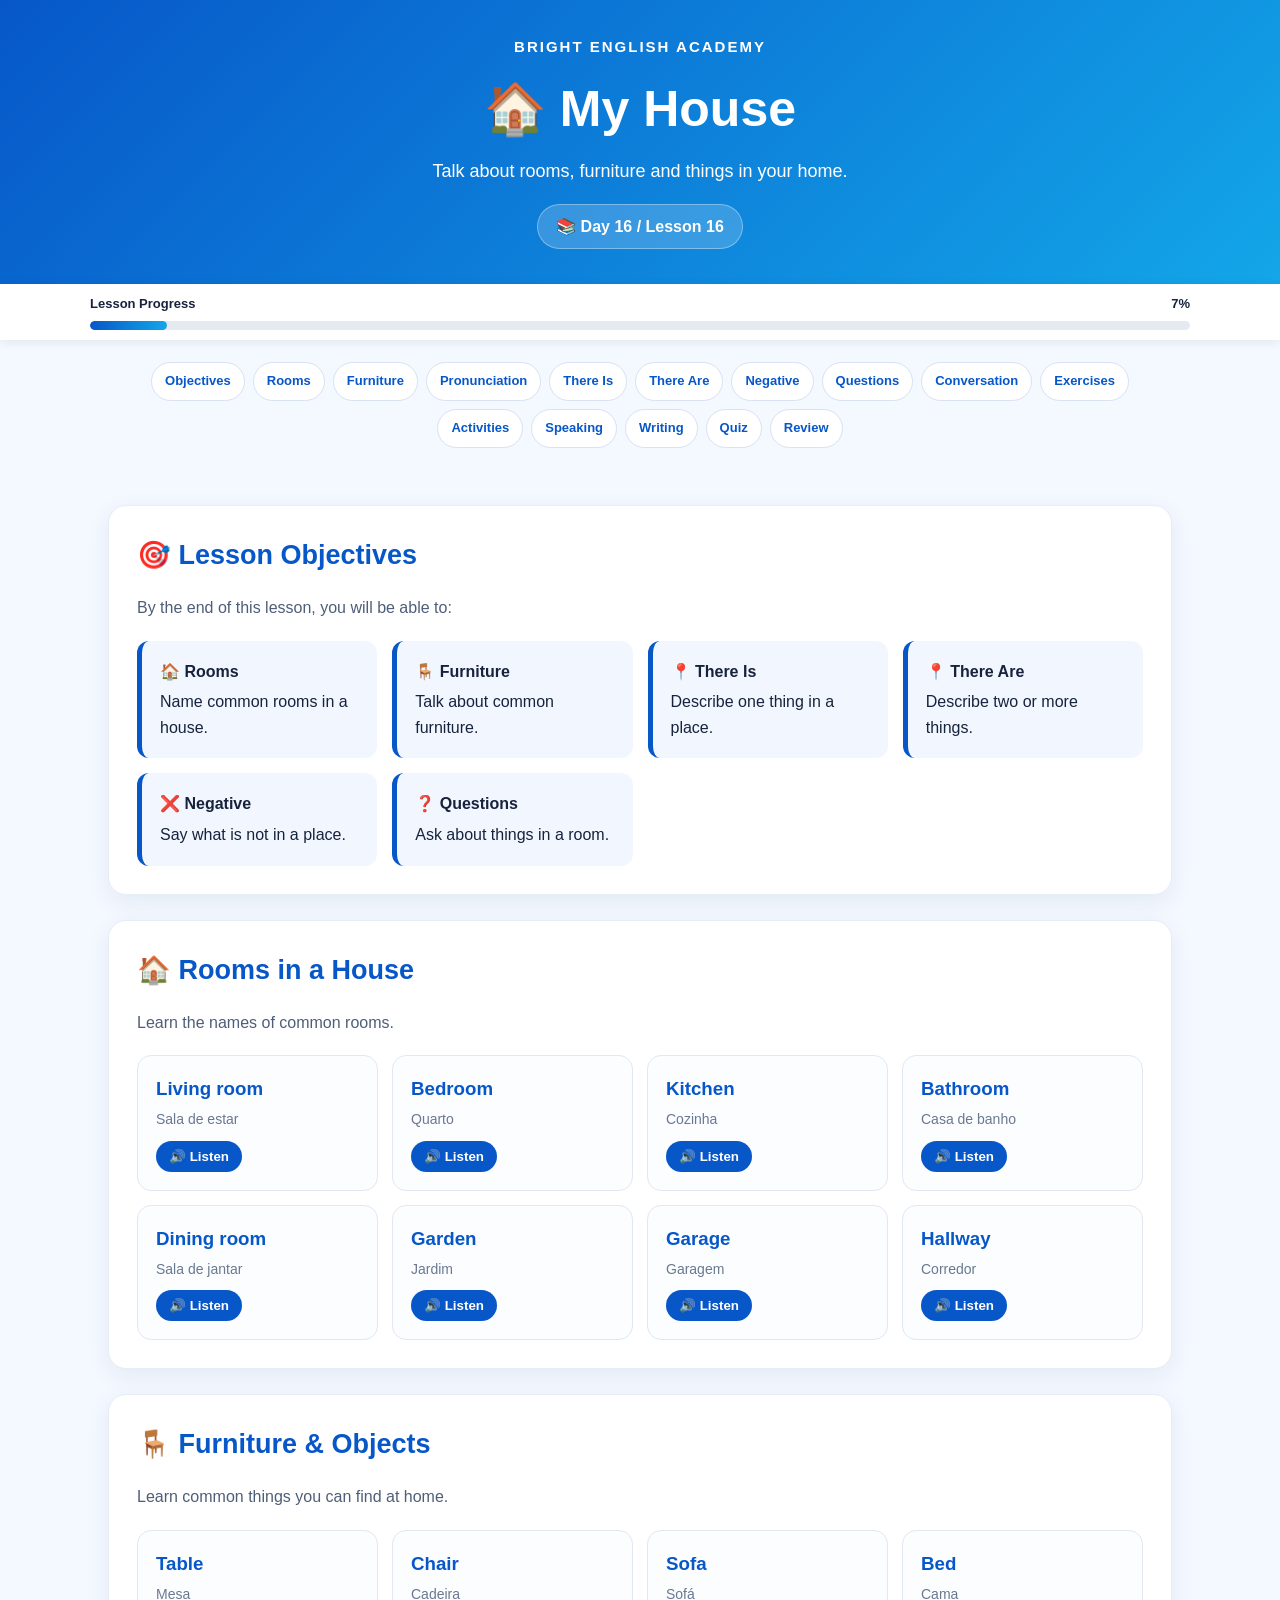
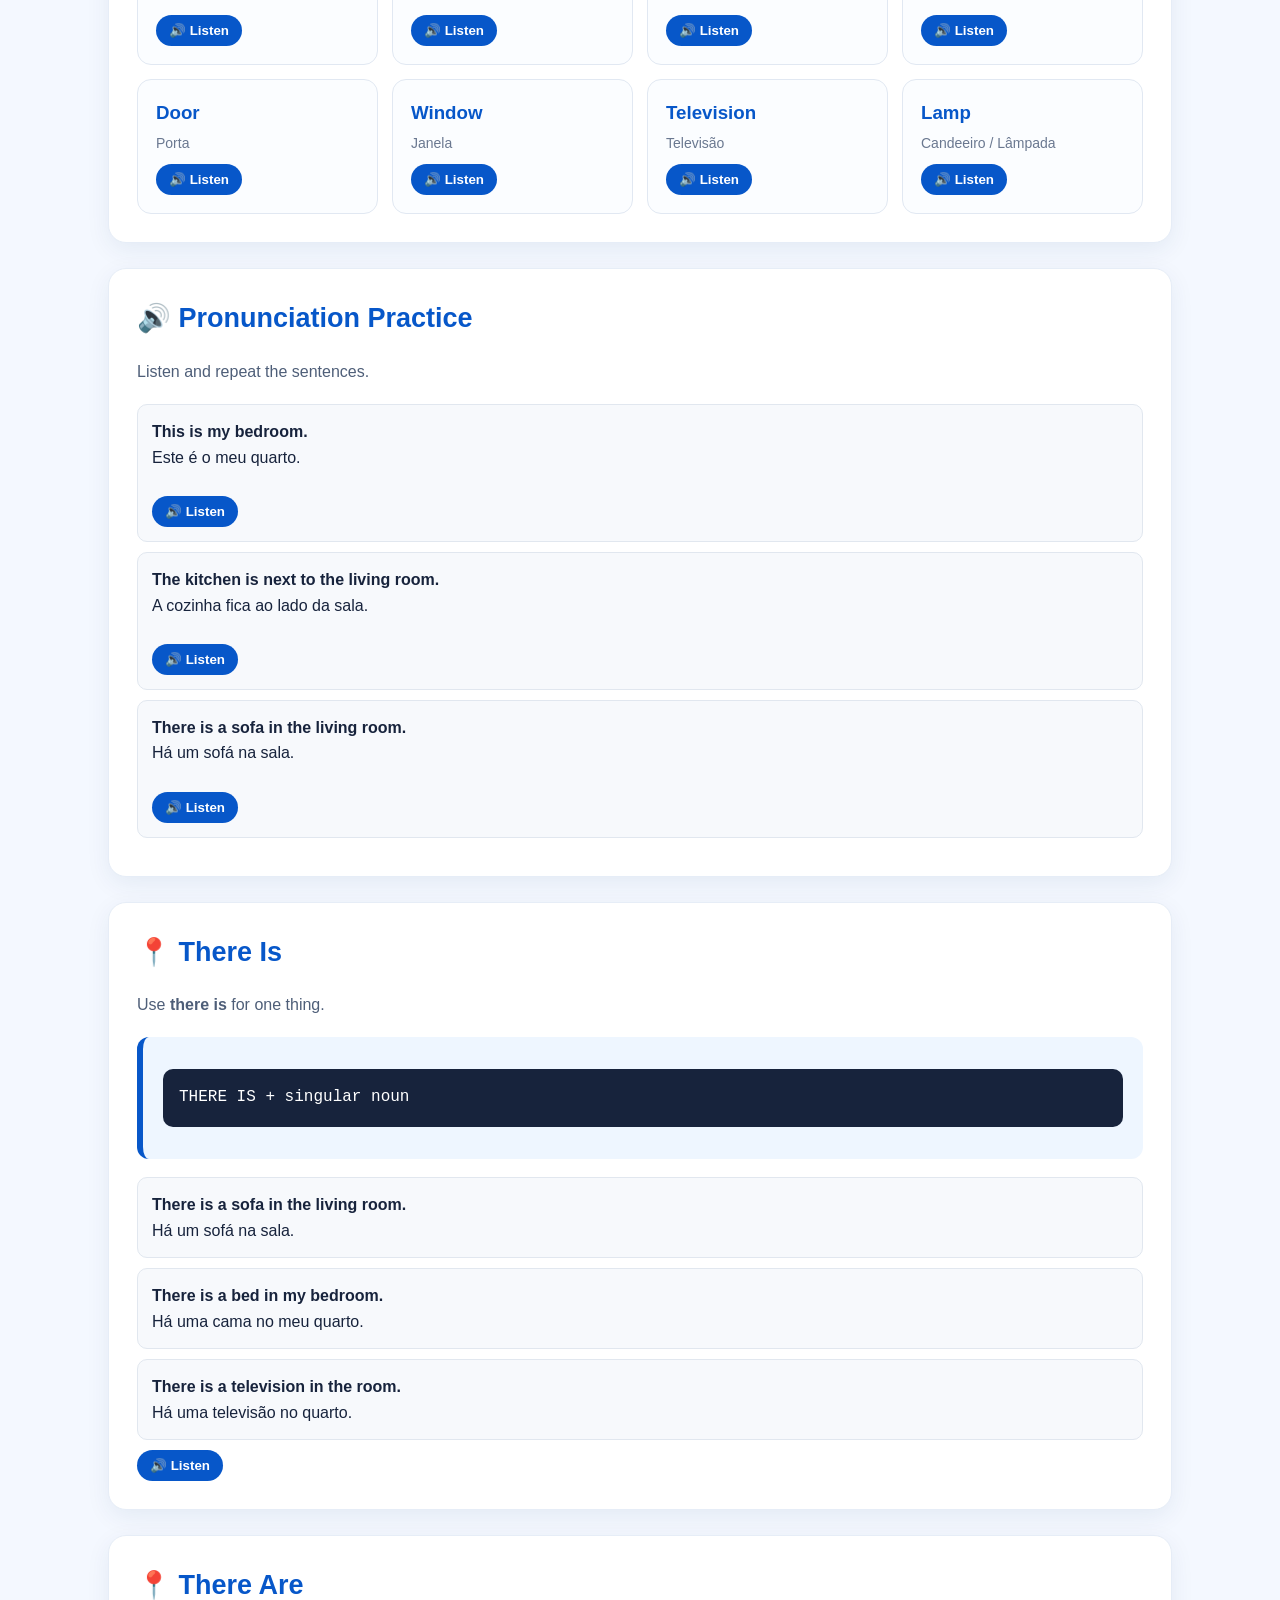
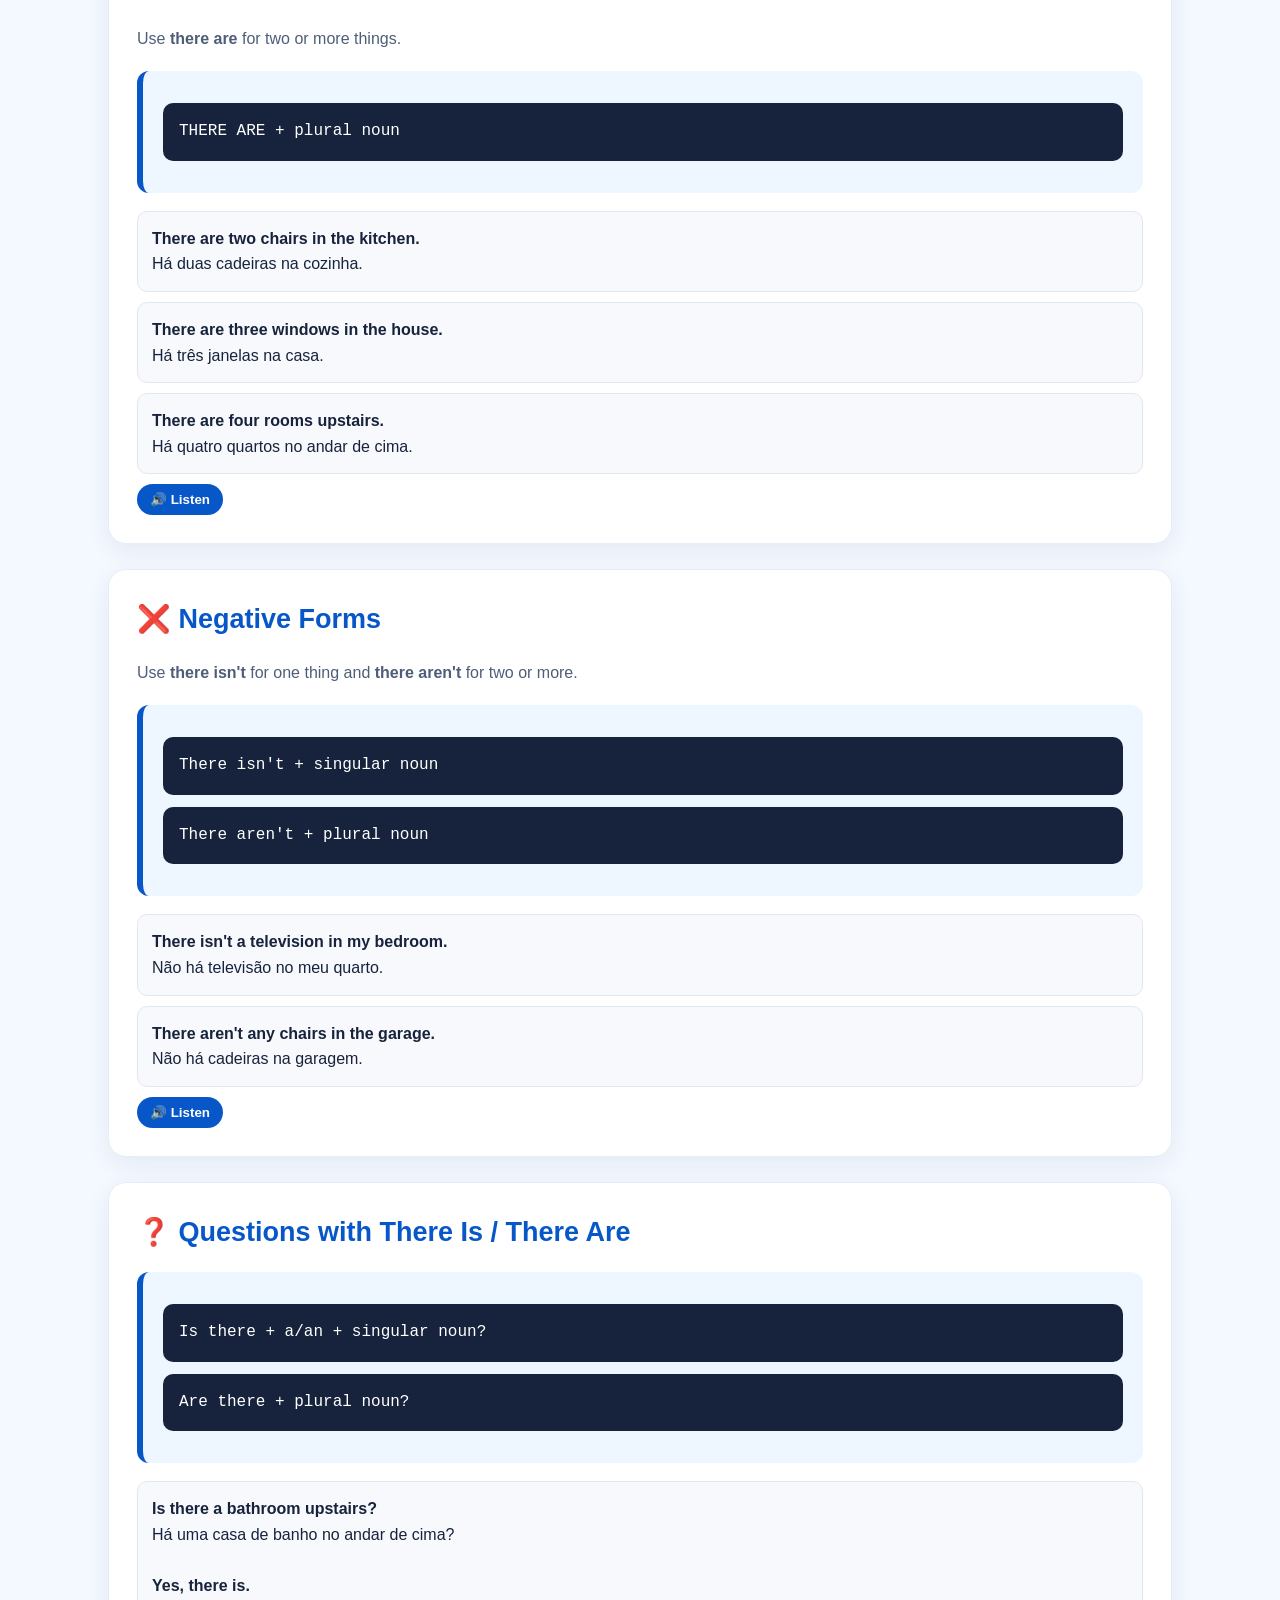
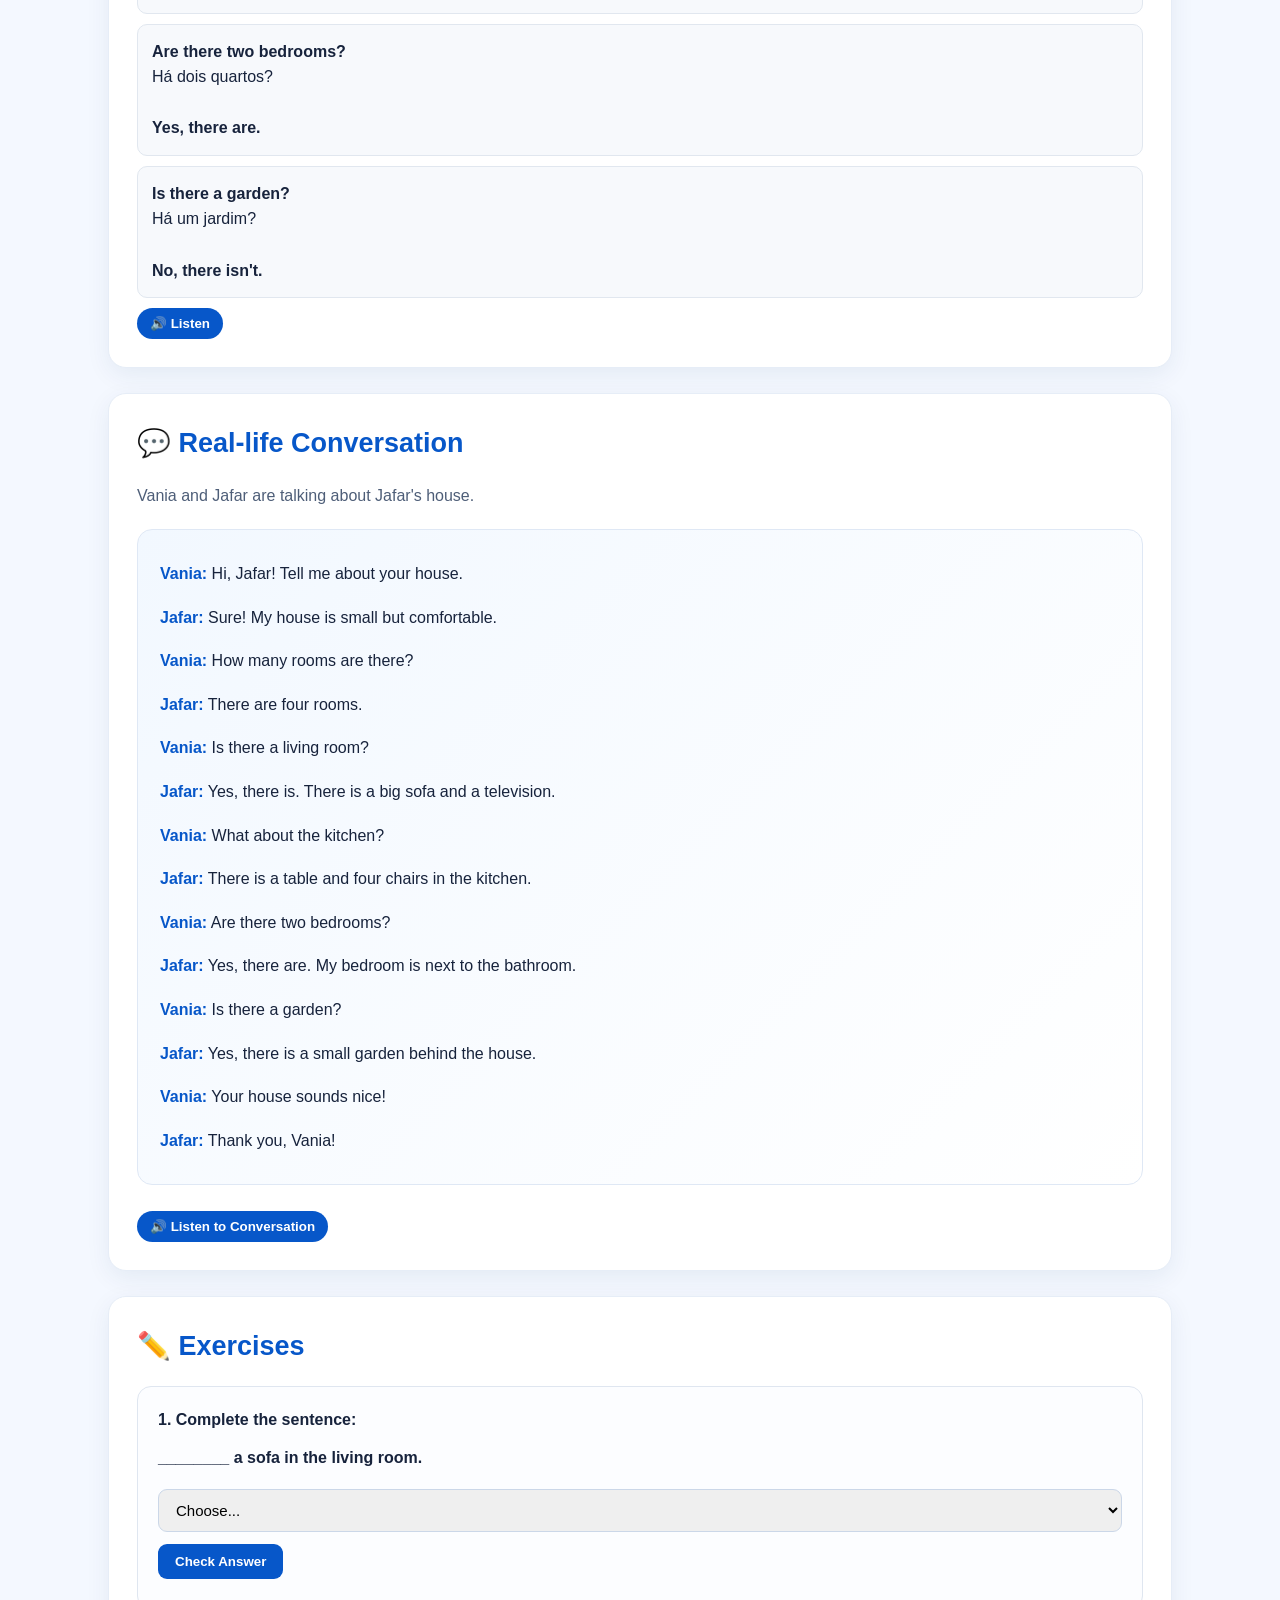
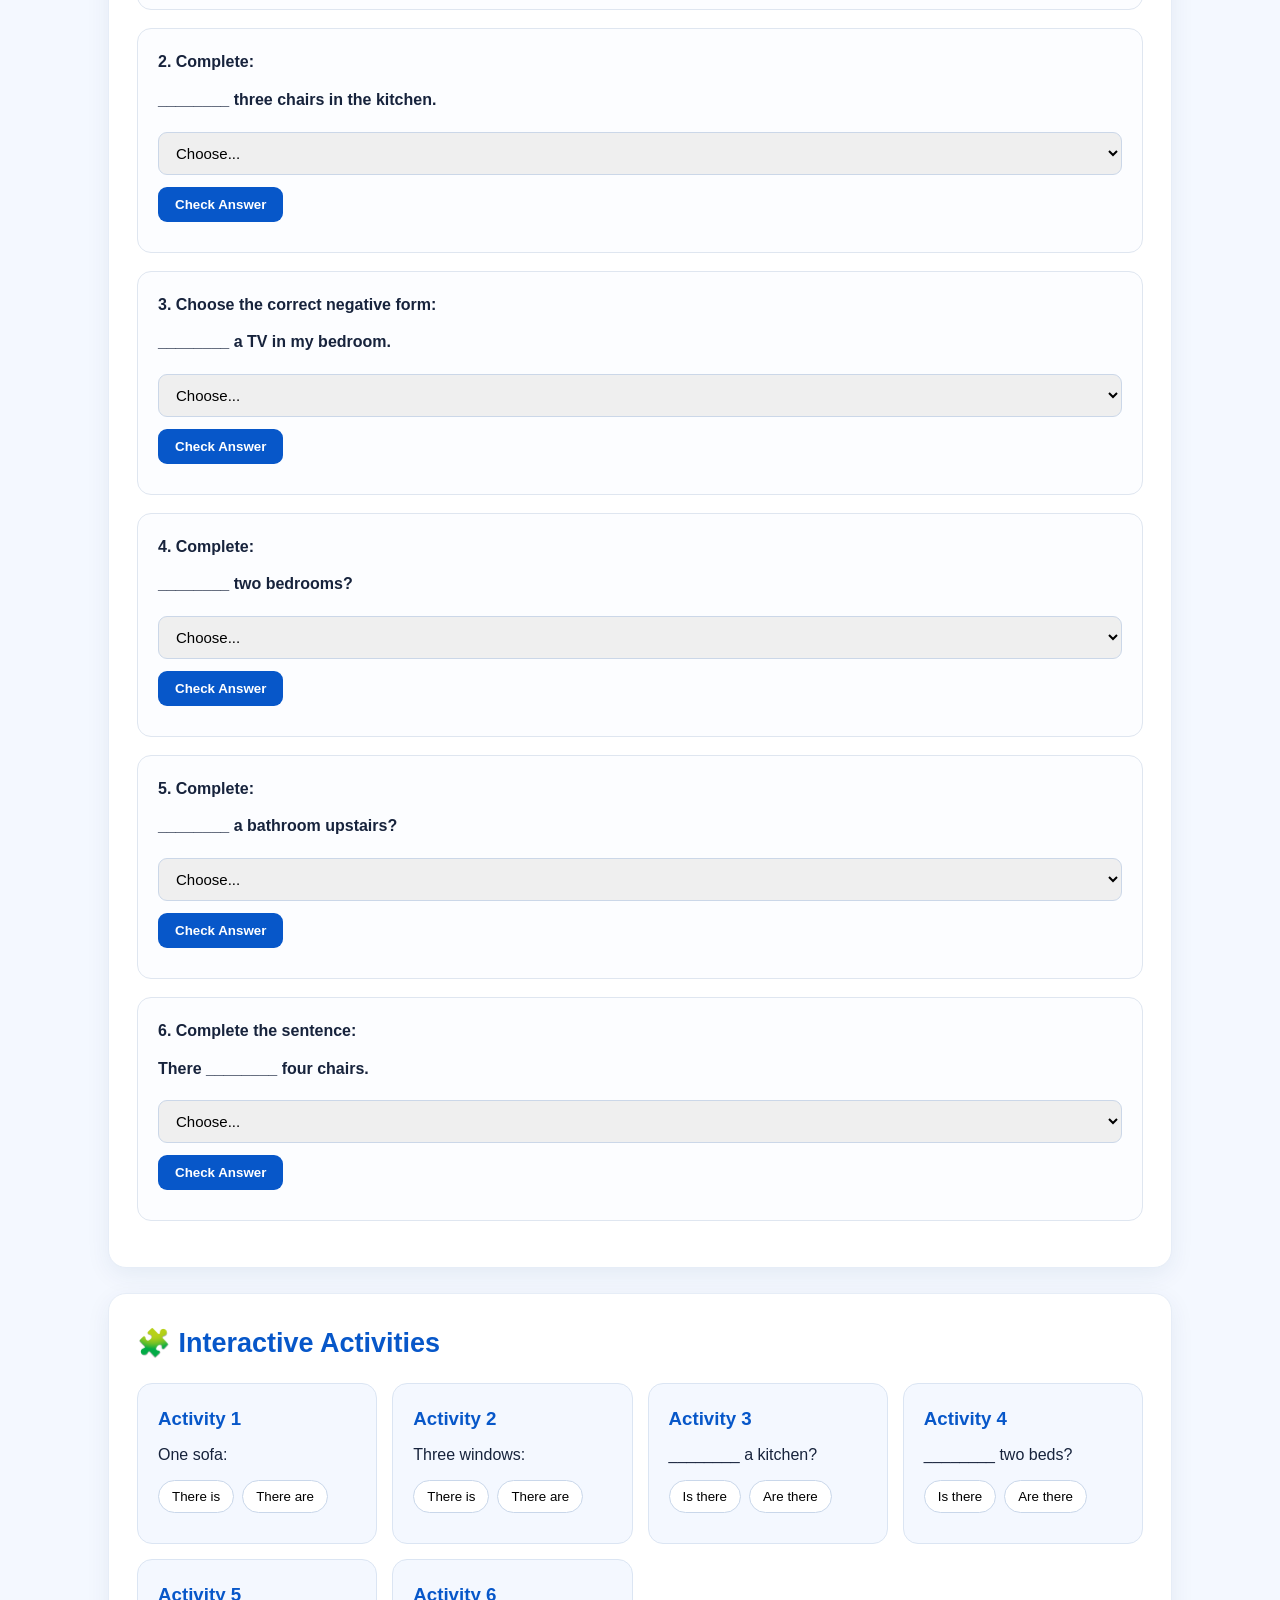
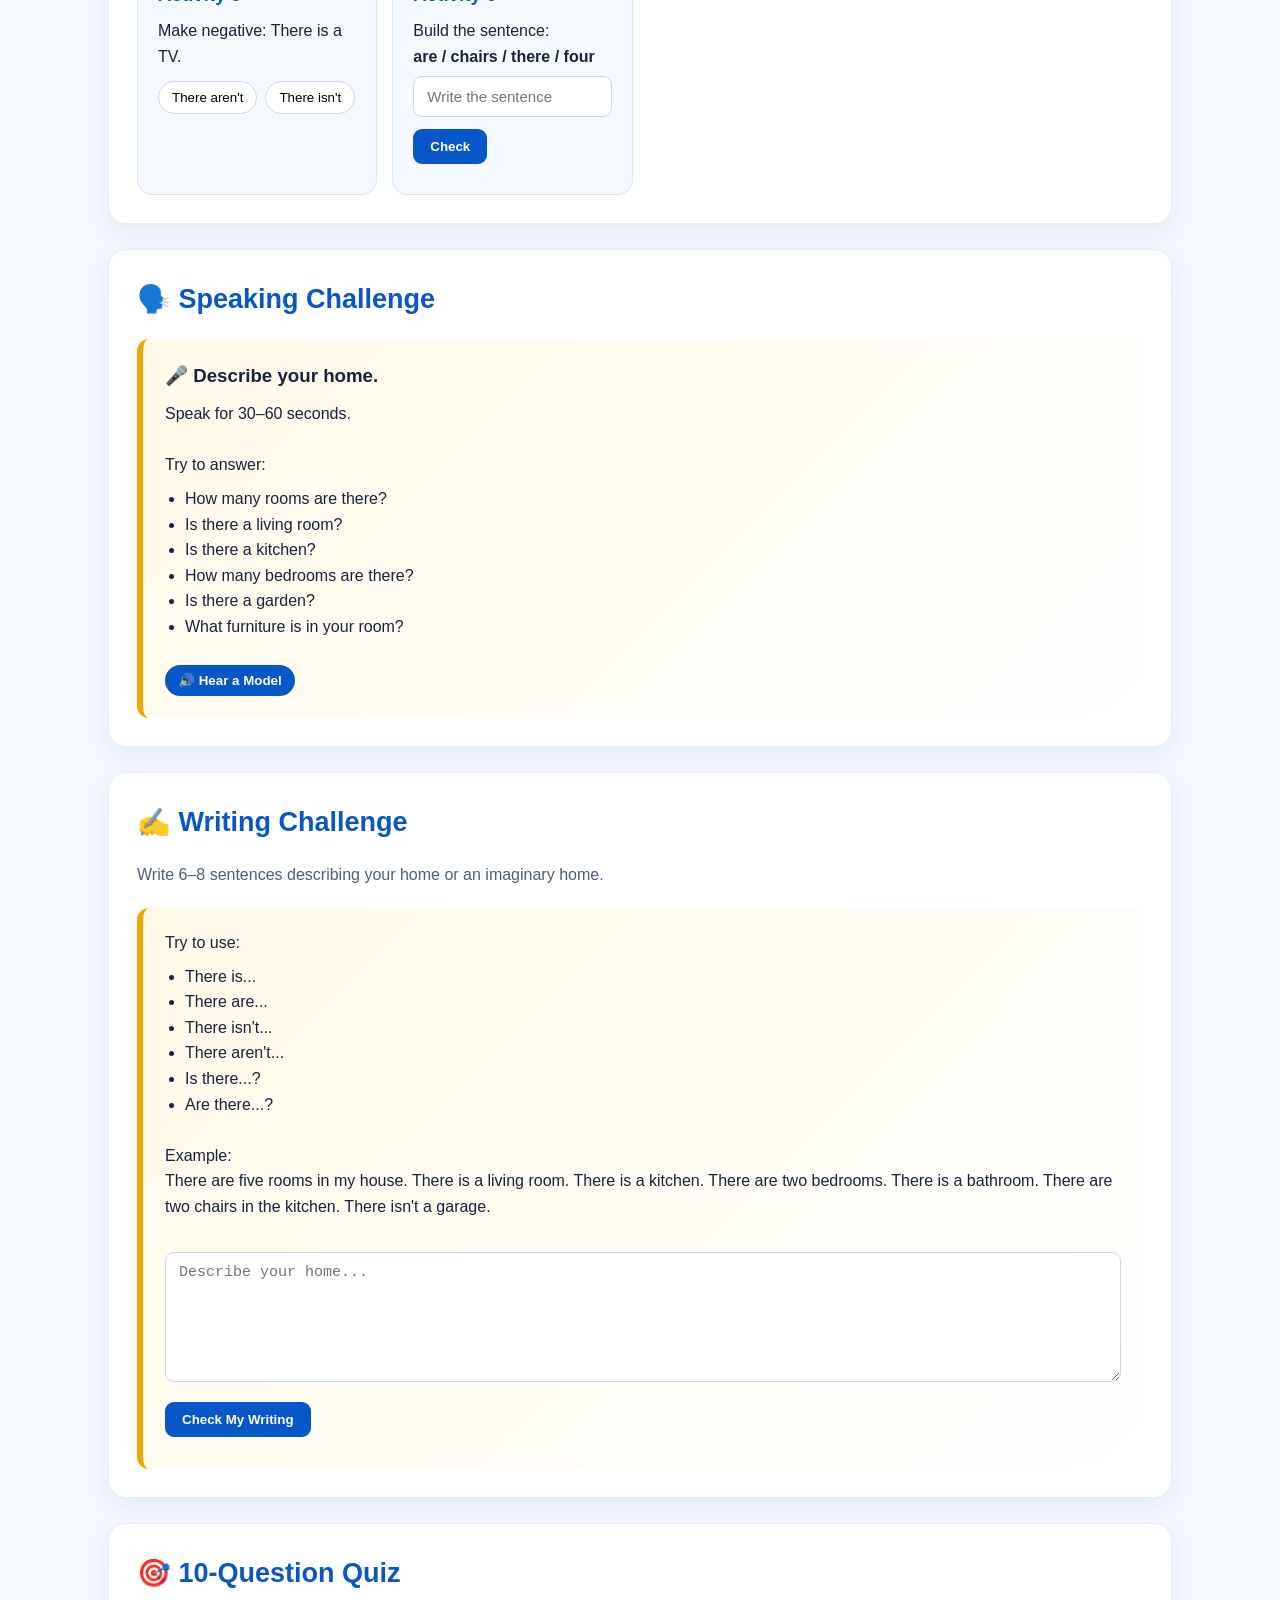
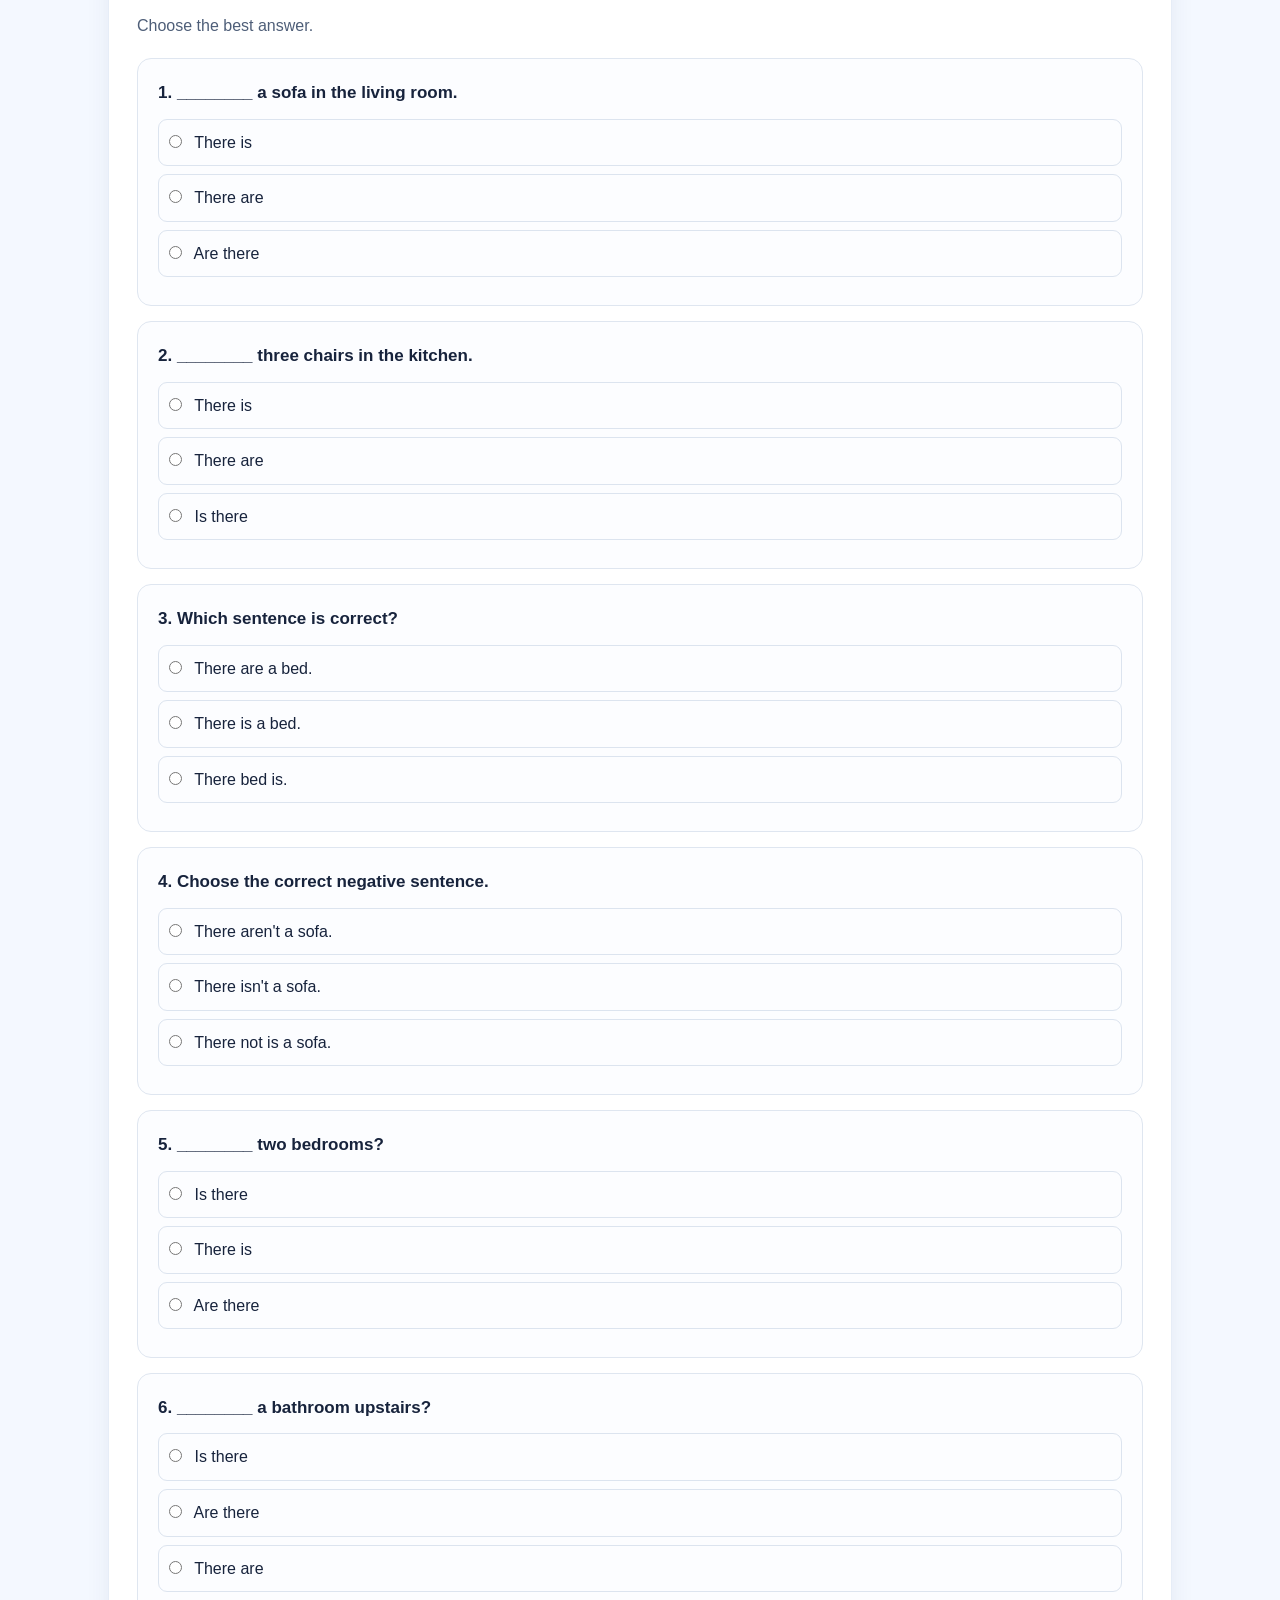
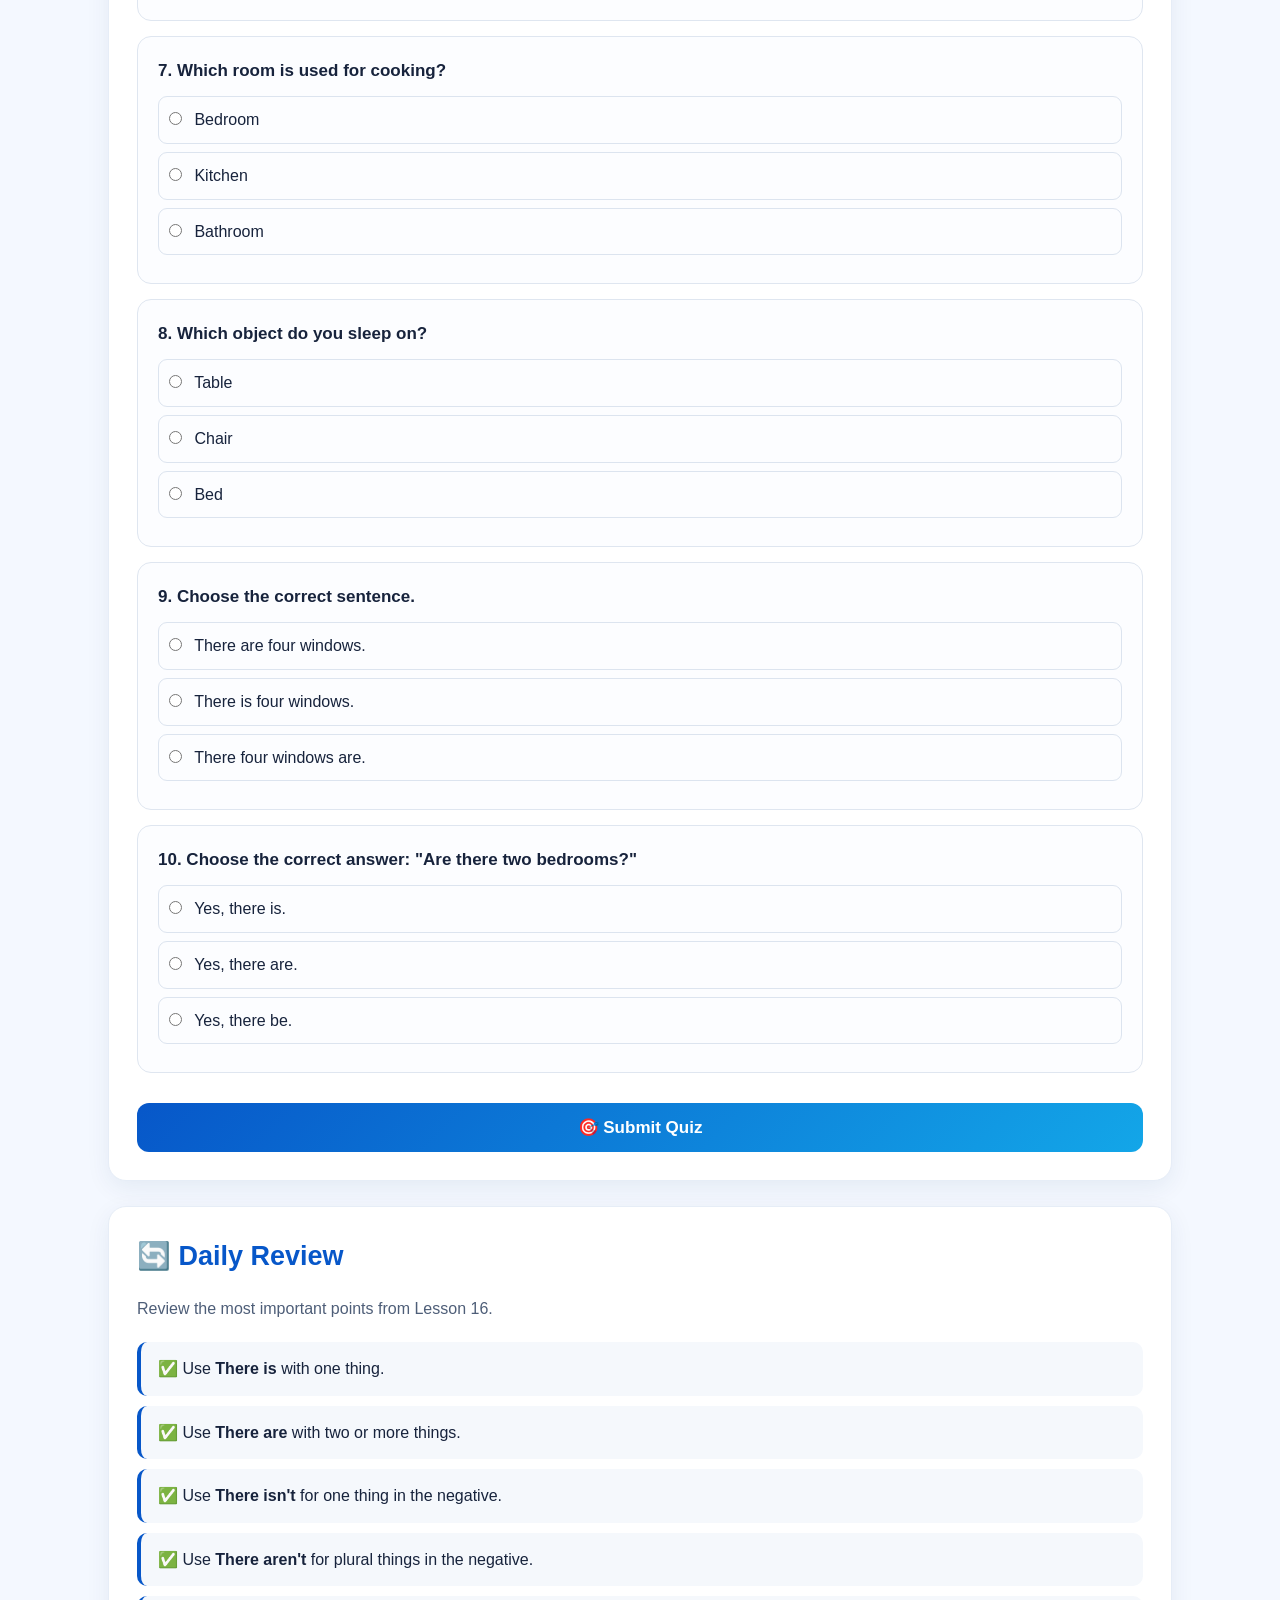
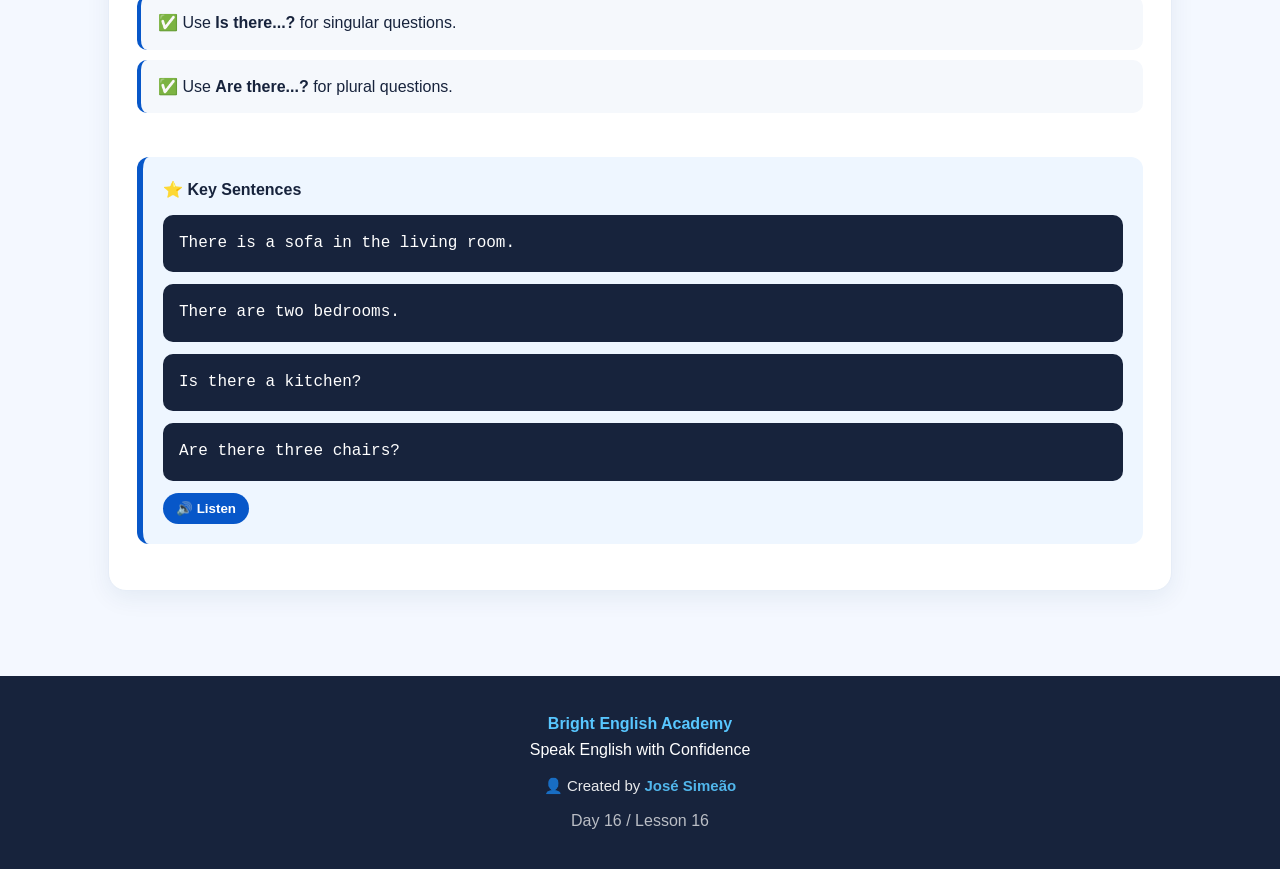
<file: lesson16.html>
<!DOCTYPE html>
<html lang="en">

<head>

    <meta charset="UTF-8">

    <meta name="viewport"
          content="width=device-width, initial-scale=1.0">

    <meta name="description"
          content="Bright English Academy - Day 16: My House, Rooms, Furniture and There Is / There Are.">

    <title>Day 16 — My House | Bright English Academy</title>

    <style>

        * {
            box-sizing: border-box;
            margin: 0;
            padding: 0;
        }

        html {
            scroll-behavior: smooth;
        }

        body {
            font-family: Arial, Helvetica, sans-serif;
            background: #f4f8ff;
            color: #17233c;
            line-height: 1.6;
        }

        header {
            background: linear-gradient(135deg, #0757c9, #13a6e8);
            color: white;
            text-align: center;
            padding: 35px 20px;
            box-shadow: 0 5px 18px rgba(0,0,0,.12);
        }

        .academy-name {
            font-size: 15px;
            font-weight: bold;
            letter-spacing: 2px;
            text-transform: uppercase;
            margin-bottom: 10px;
        }

        header h1 {
            font-size: clamp(30px, 5vw, 50px);
            margin-bottom: 8px;
        }

        header p {
            font-size: 18px;
        }

        .day-badge {
            display: inline-block;
            margin-top: 18px;
            padding: 9px 18px;
            background: rgba(255,255,255,.18);
            border: 1px solid rgba(255,255,255,.35);
            border-radius: 30px;
            font-weight: bold;
        }

        .progress-container {
            position: sticky;
            top: 0;
            z-index: 1000;
            background: white;
            box-shadow: 0 2px 10px rgba(0,0,0,.08);
            padding: 10px 18px;
        }

        .progress-info {
            max-width: 1100px;
            margin: auto;
            display: flex;
            justify-content: space-between;
            margin-bottom: 6px;
            font-size: 13px;
            font-weight: bold;
        }

        .progress-bar {
            max-width: 1100px;
            height: 9px;
            background: #e5eaf2;
            border-radius: 20px;
            margin: auto;
            overflow: hidden;
        }

        .progress-fill {
            height: 100%;
            width: 0%;
            background: linear-gradient(90deg,#0757c9,#13a6e8);
            border-radius: 20px;
            transition: width .4s ease;
        }

        nav {
            max-width: 1100px;
            margin: 22px auto;
            padding: 0 18px;
            display: flex;
            flex-wrap: wrap;
            gap: 8px;
            justify-content: center;
        }

        nav a {
            text-decoration: none;
            color: #0757c9;
            background: white;
            border: 1px solid #d8e2f2;
            padding: 8px 13px;
            border-radius: 20px;
            font-size: 13px;
            font-weight: bold;
        }

        nav a:hover {
            background: #0757c9;
            color: white;
        }

        main {
            max-width: 1100px;
            margin: auto;
            padding: 10px 18px 60px;
        }

        section {
            background: white;
            border-radius: 18px;
            padding: 28px;
            margin: 25px 0;
            box-shadow: 0 7px 25px rgba(20,53,100,.07);
            border: 1px solid #e6edf7;
        }

        .section-title {
            color: #0757c9;
            font-size: 27px;
            margin-bottom: 18px;
        }

        .section-subtitle {
            color: #4e5e78;
            margin-bottom: 20px;
        }

        .objectives {
            display: grid;
            grid-template-columns: repeat(auto-fit,minmax(210px,1fr));
            gap: 15px;
        }

        .objective {
            background: #f2f7ff;
            border-left: 5px solid #0757c9;
            padding: 18px;
            border-radius: 12px;
        }

        .objective strong {
            display: block;
            margin-bottom: 5px;
        }

        .vocab-grid {
            display: grid;
            grid-template-columns: repeat(auto-fit,minmax(210px,1fr));
            gap: 14px;
        }

        .vocab-card {
            border: 1px solid #e1e8f2;
            border-radius: 14px;
            padding: 18px;
            background: #fbfdff;
            transition: .2s;
        }

        .vocab-card:hover {
            transform: translateY(-3px);
            box-shadow: 0 8px 20px rgba(0,0,0,.07);
        }

        .vocab-card h3 {
            color: #0757c9;
            margin-bottom: 4px;
        }

        .translation {
            color: #6a7890;
            font-size: 14px;
            margin-bottom: 10px;
        }

        .listen-btn {
            border: none;
            background: #0757c9;
            color: white;
            padding: 8px 13px;
            border-radius: 20px;
            cursor: pointer;
            font-weight: bold;
        }

        .listen-btn:hover {
            background: #06449e;
        }

        .grammar-box {
            background: #eef6ff;
            border-left: 6px solid #0757c9;
            padding: 20px;
            border-radius: 12px;
            margin: 18px 0;
        }

        .formula {
            background: #17233c;
            color: white;
            padding: 16px;
            border-radius: 10px;
            font-family: "Courier New", monospace;
            margin: 12px 0;
            overflow-x: auto;
        }

        .example {
            background: #f7f9fc;
            border: 1px solid #e1e7ef;
            padding: 14px;
            border-radius: 10px;
            margin: 10px 0;
        }

        .conversation {
            background: linear-gradient(135deg,#f2f8ff,#ffffff);
            padding: 22px;
            border-radius: 15px;
            border: 1px solid #dfe8f5;
        }

        .line {
            padding: 9px 0;
        }

        .speaker {
            color: #0757c9;
            font-weight: bold;
        }

        .exercise {
            margin: 18px 0;
            padding: 20px;
            border: 1px solid #dfe6f0;
            border-radius: 14px;
            background: #fcfdff;
        }

        .exercise p {
            margin-bottom: 12px;
            font-weight: bold;
        }

        input[type="text"],
        textarea,
        select {
            width: 100%;
            padding: 11px 13px;
            border: 1px solid #cbd7e8;
            border-radius: 9px;
            font-size: 15px;
            margin-top: 7px;
            outline: none;
        }

        textarea {
            min-height: 130px;
            resize: vertical;
        }

        input[type="text"]:focus,
        textarea:focus,
        select:focus {
            border-color: #0757c9;
            box-shadow: 0 0 0 3px rgba(7,87,201,.08);
        }

        .check-btn {
            margin-top: 12px;
            background: #0757c9;
            color: white;
            border: none;
            padding: 10px 17px;
            border-radius: 9px;
            cursor: pointer;
            font-weight: bold;
        }

        .feedback {
            margin-top: 10px;
            font-weight: bold;
        }

        .activity-grid {
            display: grid;
            grid-template-columns: repeat(auto-fit,minmax(230px,1fr));
            gap: 15px;
        }

        .activity-card {
            padding: 20px;
            border-radius: 15px;
            background: #f4f8ff;
            border: 1px solid #dbe5f3;
        }

        .activity-card h3 {
            color: #0757c9;
            margin-bottom: 8px;
        }

        .choice-group {
            display: flex;
            flex-wrap: wrap;
            gap: 8px;
            margin-top: 12px;
        }

        .choice-btn {
            border: 1px solid #c9d7ea;
            background: white;
            padding: 8px 13px;
            border-radius: 20px;
            cursor: pointer;
        }

        .choice-btn.selected {
            background: #0757c9;
            color: white;
            border-color: #0757c9;
        }

        .challenge {
            background: linear-gradient(135deg,#fff9e8,#fff);
            border-left: 6px solid #f0a500;
            padding: 22px;
            border-radius: 12px;
        }

        .quiz-question {
            padding: 20px;
            border: 1px solid #dfe6f0;
            border-radius: 14px;
            margin: 15px 0;
            background: #fcfdff;
        }

        .quiz-question h3 {
            font-size: 17px;
            margin-bottom: 12px;
        }

        .option {
            display: block;
            margin: 8px 0;
            padding: 10px;
            border: 1px solid #dce4ef;
            border-radius: 9px;
            cursor: pointer;
        }

        .option:hover {
            background: #f0f6ff;
        }

        .option input {
            margin-right: 8px;
        }

        .quiz-btn {
            width: 100%;
            border: none;
            padding: 14px;
            background: linear-gradient(135deg,#0757c9,#13a6e8);
            color: white;
            border-radius: 12px;
            font-size: 17px;
            font-weight: bold;
            cursor: pointer;
            margin-top: 15px;
        }

        .quiz-result {
            display: none;
            margin-top: 20px;
            padding: 22px;
            text-align: center;
            background: #eef8f2;
            border: 1px solid #b9e2ca;
            border-radius: 14px;
        }

        .score-number {
            font-size: 40px;
            color: #138a4b;
            font-weight: bold;
        }

        .review-list {
            display: grid;
            gap: 10px;
        }

        .review-item {
            padding: 14px 17px;
            border-radius: 10px;
            background: #f5f8fc;
            border-left: 4px solid #0757c9;
        }

        footer {
            background: #17233c;
            color: white;
            text-align: center;
            padding: 35px 18px;
        }

        footer strong {
            color: #58c7ff;
        }

        .creator {
            margin-top: 12px;
            font-size: 15px;
            opacity: .9;
        }

        @media(max-width:650px) {

            header {
                padding: 28px 15px;
            }

            section {
                padding: 20px;
                border-radius: 14px;
            }

            .section-title {
                font-size: 23px;
            }

        }

    </style>

</head>


<body>


<header>

    <div class="academy-name">
        Bright English Academy
    </div>

    <h1>
        🏠 My House
    </h1>

    <p>
        Talk about rooms, furniture and things in your home.
    </p>

    <div class="day-badge">
        📚 Day 16 / Lesson 16
    </div>

</header>


<div class="progress-container">

    <div class="progress-info">

        <span>
            Lesson Progress
        </span>

        <span id="progressText">
            0%
        </span>

    </div>

    <div class="progress-bar">

        <div
            class="progress-fill"
            id="progressFill">
        </div>

    </div>

</div>


<nav>

    <a href="#objectives">Objectives</a>
    <a href="#rooms">Rooms</a>
    <a href="#furniture">Furniture</a>
    <a href="#pronunciation">Pronunciation</a>
    <a href="#thereis">There Is</a>
    <a href="#thereare">There Are</a>
    <a href="#negative">Negative</a>
    <a href="#questions">Questions</a>
    <a href="#conversation">Conversation</a>
    <a href="#exercises">Exercises</a>
    <a href="#activities">Activities</a>
    <a href="#speaking">Speaking</a>
    <a href="#writing">Writing</a>
    <a href="#quiz">Quiz</a>
    <a href="#review">Review</a>

</nav>


<main>


<section id="objectives">

    <h2 class="section-title">
        🎯 Lesson Objectives
    </h2>

    <p class="section-subtitle">
        By the end of this lesson, you will be able to:
    </p>

    <div class="objectives">

        <div class="objective">
            <strong>🏠 Rooms</strong>
            Name common rooms in a house.
        </div>

        <div class="objective">
            <strong>🪑 Furniture</strong>
            Talk about common furniture.
        </div>

        <div class="objective">
            <strong>📍 There Is</strong>
            Describe one thing in a place.
        </div>

        <div class="objective">
            <strong>📍 There Are</strong>
            Describe two or more things.
        </div>

        <div class="objective">
            <strong>❌ Negative</strong>
            Say what is not in a place.
        </div>

        <div class="objective">
            <strong>❓ Questions</strong>
            Ask about things in a room.
        </div>

    </div>

</section>


<section id="rooms">

    <h2 class="section-title">
        🏠 Rooms in a House
    </h2>

    <p class="section-subtitle">
        Learn the names of common rooms.
    </p>


    <div class="vocab-grid">


        <div class="vocab-card">

            <h3>Living room</h3>

            <div class="translation">
                Sala de estar
            </div>

            <button class="listen-btn"
                    onclick="speak('Living room')">
                🔊 Listen
            </button>

        </div>


        <div class="vocab-card">

            <h3>Bedroom</h3>

            <div class="translation">
                Quarto
            </div>

            <button class="listen-btn"
                    onclick="speak('Bedroom')">
                🔊 Listen
            </button>

        </div>


        <div class="vocab-card">

            <h3>Kitchen</h3>

            <div class="translation">
                Cozinha
            </div>

            <button class="listen-btn"
                    onclick="speak('Kitchen')">
                🔊 Listen
            </button>

        </div>


        <div class="vocab-card">

            <h3>Bathroom</h3>

            <div class="translation">
                Casa de banho
            </div>

            <button class="listen-btn"
                    onclick="speak('Bathroom')">
                🔊 Listen
            </button>

        </div>


        <div class="vocab-card">

            <h3>Dining room</h3>

            <div class="translation">
                Sala de jantar
            </div>

            <button class="listen-btn"
                    onclick="speak('Dining room')">
                🔊 Listen
            </button>

        </div>


        <div class="vocab-card">

            <h3>Garden</h3>

            <div class="translation">
                Jardim
            </div>

            <button class="listen-btn"
                    onclick="speak('Garden')">
                🔊 Listen
            </button>

        </div>


        <div class="vocab-card">

            <h3>Garage</h3>

            <div class="translation">
                Garagem
            </div>

            <button class="listen-btn"
                    onclick="speak('Garage')">
                🔊 Listen
            </button>

        </div>


        <div class="vocab-card">

            <h3>Hallway</h3>

            <div class="translation">
                Corredor
            </div>

            <button class="listen-btn"
                    onclick="speak('Hallway')">
                🔊 Listen
            </button>

        </div>

    </div>

</section>


<section id="furniture">

    <h2 class="section-title">
        🪑 Furniture & Objects
    </h2>

    <p class="section-subtitle">
        Learn common things you can find at home.
    </p>


    <div class="vocab-grid">


        <div class="vocab-card">

            <h3>Table</h3>

            <div class="translation">
                Mesa
            </div>

            <button class="listen-btn"
                    onclick="speak('Table')">
                🔊 Listen
            </button>

        </div>


        <div class="vocab-card">

            <h3>Chair</h3>

            <div class="translation">
                Cadeira
            </div>

            <button class="listen-btn"
                    onclick="speak('Chair')">
                🔊 Listen
            </button>

        </div>


        <div class="vocab-card">

            <h3>Sofa</h3>

            <div class="translation">
                Sofá
            </div>

            <button class="listen-btn"
                    onclick="speak('Sofa')">
                🔊 Listen
            </button>

        </div>


        <div class="vocab-card">

            <h3>Bed</h3>

            <div class="translation">
                Cama
            </div>

            <button class="listen-btn"
                    onclick="speak('Bed')">
                🔊 Listen
            </button>

        </div>


        <div class="vocab-card">

            <h3>Door</h3>

            <div class="translation">
                Porta
            </div>

            <button class="listen-btn"
                    onclick="speak('Door')">
                🔊 Listen
            </button>

        </div>


        <div class="vocab-card">

            <h3>Window</h3>

            <div class="translation">
                Janela
            </div>

            <button class="listen-btn"
                    onclick="speak('Window')">
                🔊 Listen
            </button>

        </div>


        <div class="vocab-card">

            <h3>Television</h3>

            <div class="translation">
                Televisão
            </div>

            <button class="listen-btn"
                    onclick="speak('Television')">
                🔊 Listen
            </button>

        </div>


        <div class="vocab-card">

            <h3>Lamp</h3>

            <div class="translation">
                Candeeiro / Lâmpada
            </div>

            <button class="listen-btn"
                    onclick="speak('Lamp')">
                🔊 Listen
            </button>

        </div>

    </div>

</section>


<section id="pronunciation">

    <h2 class="section-title">
        🔊 Pronunciation Practice
    </h2>

    <p class="section-subtitle">
        Listen and repeat the sentences.
    </p>


    <div class="example">

        <strong>
            This is my bedroom.
        </strong>

        <br>

        Este é o meu quarto.

        <br><br>

        <button class="listen-btn"
                onclick="speak('This is my bedroom.')">
            🔊 Listen
        </button>

    </div>


    <div class="example">

        <strong>
            The kitchen is next to the living room.
        </strong>

        <br>

        A cozinha fica ao lado da sala.

        <br><br>

        <button class="listen-btn"
                onclick="speak('The kitchen is next to the living room.')">
            🔊 Listen
        </button>

    </div>


    <div class="example">

        <strong>
            There is a sofa in the living room.
        </strong>

        <br>

        Há um sofá na sala.

        <br><br>

        <button class="listen-btn"
                onclick="speak('There is a sofa in the living room.')">
            🔊 Listen
        </button>

    </div>

</section>


<section id="thereis">

    <h2 class="section-title">
        📍 There Is
    </h2>

    <p class="section-subtitle">
        Use <strong>there is</strong> for one thing.
    </p>


    <div class="grammar-box">

        <div class="formula">
            THERE IS + singular noun
        </div>

    </div>


    <div class="example">

        <strong>
            There is a sofa in the living room.
        </strong>

        <br>

        Há um sofá na sala.

    </div>


    <div class="example">

        <strong>
            There is a bed in my bedroom.
        </strong>

        <br>

        Há uma cama no meu quarto.

    </div>


    <div class="example">

        <strong>
            There is a television in the room.
        </strong>

        <br>

        Há uma televisão no quarto.

    </div>


    <button class="listen-btn"
            onclick="speak('There is a sofa in the living room. There is a bed in my bedroom. There is a television in the room.')">

        🔊 Listen

    </button>

</section>


<section id="thereare">

    <h2 class="section-title">
        📍 There Are
    </h2>

    <p class="section-subtitle">
        Use <strong>there are</strong> for two or more things.
    </p>


    <div class="grammar-box">

        <div class="formula">
            THERE ARE + plural noun
        </div>

    </div>


    <div class="example">

        <strong>
            There are two chairs in the kitchen.
        </strong>

        <br>

        Há duas cadeiras na cozinha.

    </div>


    <div class="example">

        <strong>
            There are three windows in the house.
        </strong>

        <br>

        Há três janelas na casa.

    </div>


    <div class="example">

        <strong>
            There are four rooms upstairs.
        </strong>

        <br>

        Há quatro quartos no andar de cima.

    </div>


    <button class="listen-btn"
            onclick="speak('There are two chairs in the kitchen. There are three windows in the house. There are four rooms upstairs.')">

        🔊 Listen

    </button>

</section>


<section id="negative">

    <h2 class="section-title">
        ❌ Negative Forms
    </h2>

    <p class="section-subtitle">
        Use <strong>there isn't</strong> for one thing and <strong>there aren't</strong> for two or more.
    </p>


    <div class="grammar-box">

        <div class="formula">
            There isn't + singular noun
        </div>

        <div class="formula">
            There aren't + plural noun
        </div>

    </div>


    <div class="example">

        <strong>
            There isn't a television in my bedroom.
        </strong>

        <br>

        Não há televisão no meu quarto.

    </div>


    <div class="example">

        <strong>
            There aren't any chairs in the garage.
        </strong>

        <br>

        Não há cadeiras na garagem.

    </div>


    <button class="listen-btn"
            onclick="speak('There is not a television in my bedroom. There are not any chairs in the garage.')">

        🔊 Listen

    </button>

</section>


<section id="questions">

    <h2 class="section-title">
        ❓ Questions with There Is / There Are
    </h2>


    <div class="grammar-box">

        <div class="formula">
            Is there + a/an + singular noun?
        </div>

        <div class="formula">
            Are there + plural noun?
        </div>

    </div>


    <div class="example">

        <strong>
            Is there a bathroom upstairs?
        </strong>

        <br>

        Há uma casa de banho no andar de cima?

        <br><br>

        <strong>
            Yes, there is.
        </strong>

    </div>


    <div class="example">

        <strong>
            Are there two bedrooms?
        </strong>

        <br>

        Há dois quartos?

        <br><br>

        <strong>
            Yes, there are.
        </strong>

    </div>


    <div class="example">

        <strong>
            Is there a garden?
        </strong>

        <br>

        Há um jardim?

        <br><br>

        <strong>
            No, there isn't.
        </strong>

    </div>


    <button class="listen-btn"
            onclick="speak('Is there a bathroom upstairs? Yes, there is. Are there two bedrooms? Yes, there are. Is there a garden? No, there is not.')">

        🔊 Listen

    </button>

</section>


<section id="conversation">

    <h2 class="section-title">
        💬 Real-life Conversation
    </h2>

    <p class="section-subtitle">
        Vania and Jafar are talking about Jafar's house.
    </p>


    <div class="conversation">

        <div class="line">
            <span class="speaker">Vania:</span>
            Hi, Jafar! Tell me about your house.
        </div>

        <div class="line">
            <span class="speaker">Jafar:</span>
            Sure! My house is small but comfortable.
        </div>

        <div class="line">
            <span class="speaker">Vania:</span>
            How many rooms are there?
        </div>

        <div class="line">
            <span class="speaker">Jafar:</span>
            There are four rooms.
        </div>

        <div class="line">
            <span class="speaker">Vania:</span>
            Is there a living room?
        </div>

        <div class="line">
            <span class="speaker">Jafar:</span>
            Yes, there is. There is a big sofa and a television.
        </div>

        <div class="line">
            <span class="speaker">Vania:</span>
            What about the kitchen?
        </div>

        <div class="line">
            <span class="speaker">Jafar:</span>
            There is a table and four chairs in the kitchen.
        </div>

        <div class="line">
            <span class="speaker">Vania:</span>
            Are there two bedrooms?
        </div>

        <div class="line">
            <span class="speaker">Jafar:</span>
            Yes, there are. My bedroom is next to the bathroom.
        </div>

        <div class="line">
            <span class="speaker">Vania:</span>
            Is there a garden?
        </div>

        <div class="line">
            <span class="speaker">Jafar:</span>
            Yes, there is a small garden behind the house.
        </div>

        <div class="line">
            <span class="speaker">Vania:</span>
            Your house sounds nice!
        </div>

        <div class="line">
            <span class="speaker">Jafar:</span>
            Thank you, Vania!
        </div>

    </div>


    <br>


    <button class="listen-btn"
            onclick="speak(`Vania. Hi, Jafar! Tell me about your house. Jafar. Sure! My house is small but comfortable. Vania. How many rooms are there? Jafar. There are four rooms. Vania. Is there a living room? Jafar. Yes, there is. There is a big sofa and a television. Vania. What about the kitchen? Jafar. There is a table and four chairs in the kitchen. Vania. Are there two bedrooms? Jafar. Yes, there are. My bedroom is next to the bathroom. Vania. Is there a garden? Jafar. Yes, there is a small garden behind the house. Vania. Your house sounds nice! Jafar. Thank you, Vania!`)">

        🔊 Listen to Conversation

    </button>

</section>


<section id="exercises">

    <h2 class="section-title">
        ✏️ Exercises
    </h2>


    <div class="exercise">

        <p>
            1. Complete the sentence:
        </p>

        <p>
            ________ a sofa in the living room.
        </p>

        <select id="ex1">

            <option value="">Choose...</option>
            <option value="there is">There is</option>
            <option value="there are">There are</option>

        </select>

        <button class="check-btn"
                onclick="checkExercise('ex1','there is','feedback1')">

            Check Answer

        </button>

        <div id="feedback1"
             class="feedback">
        </div>

    </div>


    <div class="exercise">

        <p>
            2. Complete:
        </p>

        <p>
            ________ three chairs in the kitchen.
        </p>

        <select id="ex2">

            <option value="">Choose...</option>
            <option value="there is">There is</option>
            <option value="there are">There are</option>

        </select>

        <button class="check-btn"
                onclick="checkExercise('ex2','there are','feedback2')">

            Check Answer

        </button>

        <div id="feedback2"
             class="feedback">
        </div>

    </div>


    <div class="exercise">

        <p>
            3. Choose the correct negative form:
        </p>

        <p>
            ________ a TV in my bedroom.
        </p>

        <select id="ex3">

            <option value="">Choose...</option>
            <option value="there isn't">There isn't</option>
            <option value="there aren't">There aren't</option>

        </select>

        <button class="check-btn"
                onclick="checkExercise('ex3','there isn\\'t','feedback3')">

            Check Answer

        </button>

        <div id="feedback3"
             class="feedback">
        </div>

    </div>


    <div class="exercise">

        <p>
            4. Complete:
        </p>

        <p>
            ________ two bedrooms?
        </p>

        <select id="ex4">

            <option value="">Choose...</option>
            <option value="is there">Is there</option>
            <option value="are there">Are there</option>

        </select>

        <button class="check-btn"
                onclick="checkExercise('ex4','are there','feedback4')">

            Check Answer

        </button>

        <div id="feedback4"
             class="feedback">
        </div>

    </div>


    <div class="exercise">

        <p>
            5. Complete:
        </p>

        <p>
            ________ a bathroom upstairs?
        </p>

        <select id="ex5">

            <option value="">Choose...</option>
            <option value="is there">Is there</option>
            <option value="are there">Are there</option>

        </select>

        <button class="check-btn"
                onclick="checkExercise('ex5','is there','feedback5')">

            Check Answer

        </button>

        <div id="feedback5"
             class="feedback">
        </div>

    </div>


    <div class="exercise">

        <p>
            6. Complete the sentence:
        </p>

        <p>
            There ________ four chairs.
        </p>

        <select id="ex6">

            <option value="">Choose...</option>
            <option value="is">is</option>
            <option value="are">are</option>

        </select>

        <button class="check-btn"
                onclick="checkExercise('ex6','are','feedback6')">

            Check Answer

        </button>

        <div id="feedback6"
             class="feedback">
        </div>

    </div>

</section>


<section id="activities">

    <h2 class="section-title">
        🧩 Interactive Activities
    </h2>


    <div class="activity-grid">


        <div class="activity-card">

            <h3>
                Activity 1
            </h3>

            <p>
                One sofa:
            </p>

            <div class="choice-group">

                <button class="choice-btn"
                        onclick="selectChoice(this,'activity1','✅ Correct!')">
                    There is
                </button>

                <button class="choice-btn"
                        onclick="selectChoice(this,'activity1','❌ Try again.')">
                    There are
                </button>

            </div>

            <p id="activity1"
               class="feedback">
            </p>

        </div>


        <div class="activity-card">

            <h3>
                Activity 2
            </h3>

            <p>
                Three windows:
            </p>

            <div class="choice-group">

                <button class="choice-btn"
                        onclick="selectChoice(this,'activity2','❌ Try again.')">
                    There is
                </button>

                <button class="choice-btn"
                        onclick="selectChoice(this,'activity2','✅ Correct!')">
                    There are
                </button>

            </div>

            <p id="activity2"
               class="feedback">
            </p>

        </div>


        <div class="activity-card">

            <h3>
                Activity 3
            </h3>

            <p>
                ________ a kitchen?
            </p>

            <div class="choice-group">

                <button class="choice-btn"
                        onclick="selectChoice(this,'activity3','✅ Correct!')">
                    Is there
                </button>

                <button class="choice-btn"
                        onclick="selectChoice(this,'activity3','❌ Try again.')">
                    Are there
                </button>

            </div>

            <p id="activity3"
               class="feedback">
            </p>

        </div>


        <div class="activity-card">

            <h3>
                Activity 4
            </h3>

            <p>
                ________ two beds?
            </p>

            <div class="choice-group">

                <button class="choice-btn"
                        onclick="selectChoice(this,'activity4','❌ Try again.')">
                    Is there
                </button>

                <button class="choice-btn"
                        onclick="selectChoice(this,'activity4','✅ Correct!')">
                    Are there
                </button>

            </div>

            <p id="activity4"
               class="feedback">
            </p>

        </div>


        <div class="activity-card">

            <h3>
                Activity 5
            </h3>

            <p>
                Make negative:
                There is a TV.
            </p>

            <div class="choice-group">

                <button class="choice-btn"
                        onclick="selectChoice(this,'activity5','❌ Try again.')">
                    There aren't
                </button>

                <button class="choice-btn"
                        onclick="selectChoice(this,'activity5','✅ Correct! There isn\\'t a TV.')">
                    There isn't
                </button>

            </div>

            <p id="activity5"
               class="feedback">
            </p>

        </div>


        <div class="activity-card">

            <h3>
                Activity 6
            </h3>

            <p>
                Build the sentence:
            </p>

            <p>
                <strong>
                    are / chairs / there / four
                </strong>
            </p>

            <input type="text"
                   id="sentenceInput"
                   placeholder="Write the sentence">

            <button class="check-btn"
                    onclick="checkSentence()">

                Check

            </button>

            <p id="sentenceResult"
               class="feedback">
            </p>

        </div>

    </div>

</section>


<section id="speaking">

    <h2 class="section-title">
        🗣️ Speaking Challenge
    </h2>


    <div class="challenge">

        <h3>
            🎤 Describe your home.
        </h3>

        <p style="margin-top:10px;">
            Speak for 30–60 seconds.
        </p>

        <br>

        <p>
            Try to answer:
        </p>

        <ul style="margin-left:20px;margin-top:8px;">

            <li>
                How many rooms are there?
            </li>

            <li>
                Is there a living room?
            </li>

            <li>
                Is there a kitchen?
            </li>

            <li>
                How many bedrooms are there?
            </li>

            <li>
                Is there a garden?
            </li>

            <li>
                What furniture is in your room?
            </li>

        </ul>

        <br>

        <button class="listen-btn"
                onclick="speak('There are four rooms in my house. There is a living room, a kitchen, two bedrooms and a bathroom. There is a sofa in the living room. There are two chairs in the kitchen. There is a small garden behind my house.')">

            🔊 Hear a Model

        </button>

    </div>

</section>


<section id="writing">

    <h2 class="section-title">
        ✍️ Writing Challenge
    </h2>

    <p class="section-subtitle">
        Write 6–8 sentences describing your home or an imaginary home.
    </p>


    <div class="challenge">

        <p>
            Try to use:
        </p>

        <ul style="margin-left:20px;margin-top:8px;">

            <li>
                There is...
            </li>

            <li>
                There are...
            </li>

            <li>
                There isn't...
            </li>

            <li>
                There aren't...
            </li>

            <li>
                Is there...?
            </li>

            <li>
                Are there...?
            </li>

        </ul>

        <br>

        <p>
            Example:
        </p>

        <p>
            There are five rooms in my house.
            There is a living room.
            There is a kitchen.
            There are two bedrooms.
            There is a bathroom.
            There are two chairs in the kitchen.
            There isn't a garage.
        </p>

        <br>

        <textarea id="writingArea"
                  placeholder="Describe your home..."></textarea>

        <button class="check-btn"
                onclick="checkWriting()">

            Check My Writing

        </button>

        <p id="writingFeedback"
           class="feedback">
        </p>

    </div>

</section>


<section id="quiz">

    <h2 class="section-title">
        🎯 10-Question Quiz
    </h2>

    <p class="section-subtitle">
        Choose the best answer.
    </p>


    <div class="quiz-question">

        <h3>
            1. ________ a sofa in the living room.
        </h3>

        <label class="option">
            <input type="radio"
                   name="q1"
                   value="a">
            There is
        </label>

        <label class="option">
            <input type="radio"
                   name="q1"
                   value="b">
            There are
        </label>

        <label class="option">
            <input type="radio"
                   name="q1"
                   value="c">
            Are there
        </label>

    </div>


    <div class="quiz-question">

        <h3>
            2. ________ three chairs in the kitchen.
        </h3>

        <label class="option">
            <input type="radio"
                   name="q2"
                   value="a">
            There is
        </label>

        <label class="option">
            <input type="radio"
                   name="q2"
                   value="b">
            There are
        </label>

        <label class="option">
            <input type="radio"
                   name="q2"
                   value="c">
            Is there
        </label>

    </div>


    <div class="quiz-question">

        <h3>
            3. Which sentence is correct?
        </h3>

        <label class="option">
            <input type="radio"
                   name="q3"
                   value="a">
            There are a bed.
        </label>

        <label class="option">
            <input type="radio"
                   name="q3"
                   value="b">
            There is a bed.
        </label>

        <label class="option">
            <input type="radio"
                   name="q3"
                   value="c">
            There bed is.
        </label>

    </div>


    <div class="quiz-question">

        <h3>
            4. Choose the correct negative sentence.
        </h3>

        <label class="option">
            <input type="radio"
                   name="q4"
                   value="a">
            There aren't a sofa.
        </label>

        <label class="option">
            <input type="radio"
                   name="q4"
                   value="b">
            There isn't a sofa.
        </label>

        <label class="option">
            <input type="radio"
                   name="q4"
                   value="c">
            There not is a sofa.
        </label>

    </div>


    <div class="quiz-question">

        <h3>
            5. ________ two bedrooms?
        </h3>

        <label class="option">
            <input type="radio"
                   name="q5"
                   value="a">
            Is there
        </label>

        <label class="option">
            <input type="radio"
                   name="q5"
                   value="b">
            There is
        </label>

        <label class="option">
            <input type="radio"
                   name="q5"
                   value="c">
            Are there
        </label>

    </div>


    <div class="quiz-question">

        <h3>
            6. ________ a bathroom upstairs?
        </h3>

        <label class="option">
            <input type="radio"
                   name="q6"
                   value="a">
            Is there
        </label>

        <label class="option">
            <input type="radio"
                   name="q6"
                   value="b">
            Are there
        </label>

        <label class="option">
            <input type="radio"
                   name="q6"
                   value="c">
            There are
        </label>

    </div>


    <div class="quiz-question">

        <h3>
            7. Which room is used for cooking?
        </h3>

        <label class="option">
            <input type="radio"
                   name="q7"
                   value="a">
            Bedroom
        </label>

        <label class="option">
            <input type="radio"
                   name="q7"
                   value="b">
            Kitchen
        </label>

        <label class="option">
            <input type="radio"
                   name="q7"
                   value="c">
            Bathroom
        </label>

    </div>


    <div class="quiz-question">

        <h3>
            8. Which object do you sleep on?
        </h3>

        <label class="option">
            <input type="radio"
                   name="q8"
                   value="a">
            Table
        </label>

        <label class="option">
            <input type="radio"
                   name="q8"
                   value="b">
            Chair
        </label>

        <label class="option">
            <input type="radio"
                   name="q8"
                   value="c">
            Bed
        </label>

    </div>


    <div class="quiz-question">

        <h3>
            9. Choose the correct sentence.
        </h3>

        <label class="option">
            <input type="radio"
                   name="q9"
                   value="a">
            There are four windows.
        </label>

        <label class="option">
            <input type="radio"
                   name="q9"
                   value="b">
            There is four windows.
        </label>

        <label class="option">
            <input type="radio"
                   name="q9"
                   value="c">
            There four windows are.
        </label>

    </div>


    <div class="quiz-question">

        <h3>
            10. Choose the correct answer:
            "Are there two bedrooms?"
        </h3>

        <label class="option">
            <input type="radio"
                   name="q10"
                   value="a">
            Yes, there is.
        </label>

        <label class="option">
            <input type="radio"
                   name="q10"
                   value="b">
            Yes, there are.
        </label>

        <label class="option">
            <input type="radio"
                   name="q10"
                   value="c">
            Yes, there be.
        </label>

    </div>


    <button class="quiz-btn"
            onclick="calculateQuiz()">

        🎯 Submit Quiz

    </button>


    <div class="quiz-result"
         id="quizResult">

        <div>
            Your Score
        </div>

        <div class="score-number"
             id="scoreNumber">
            0/10
        </div>

        <h3 id="scoreMessage"></h3>

        <p id="scoreDetails"></p>

    </div>

</section>


<section id="review">

    <h2 class="section-title">
        🔄 Daily Review
    </h2>

    <p class="section-subtitle">
        Review the most important points from Lesson 16.
    </p>


    <div class="review-list">

        <div class="review-item">
            ✅ Use <strong>There is</strong> with one thing.
        </div>

        <div class="review-item">
            ✅ Use <strong>There are</strong> with two or more things.
        </div>

        <div class="review-item">
            ✅ Use <strong>There isn't</strong> for one thing in the negative.
        </div>

        <div class="review-item">
            ✅ Use <strong>There aren't</strong> for plural things in the negative.
        </div>

        <div class="review-item">
            ✅ Use <strong>Is there...?</strong> for singular questions.
        </div>

        <div class="review-item">
            ✅ Use <strong>Are there...?</strong> for plural questions.
        </div>

    </div>


    <br>


    <div class="grammar-box">

        <strong>
            ⭐ Key Sentences
        </strong>

        <div class="formula">
            There is a sofa in the living room.
        </div>

        <div class="formula">
            There are two bedrooms.
        </div>

        <div class="formula">
            Is there a kitchen?
        </div>

        <div class="formula">
            Are there three chairs?
        </div>

        <button class="listen-btn"
                onclick="speak('There is a sofa in the living room. There are two bedrooms. Is there a kitchen? Are there three chairs?')">

            🔊 Listen

        </button>

    </div>

</section>


</main>


<footer>

    <p>
        <strong>
            Bright English Academy
        </strong>
    </p>

    <p>
        Speak English with Confidence
    </p>

    <p class="creator">
        👤 Created by <strong>José Simeão</strong>
    </p>

    <p style="margin-top:10px;opacity:.7;">
        Day 16 / Lesson 16
    </p>

</footer>


<script>


/* =========================
   AUDIO
========================= */

function speak(text) {

    if (!("speechSynthesis" in window)) {

        alert(
            "Audio is not supported by this browser."
        );

        return;
    }

    window.speechSynthesis.cancel();

    const speech =
        new SpeechSynthesisUtterance(text);

    speech.lang = "en-US";

    speech.rate = 0.85;

    speech.pitch = 1;

    window.speechSynthesis.speak(speech);

}


/* =========================
   EXERCISES
========================= */

function checkExercise(
    inputId,
    answer,
    feedbackId
) {

    const input =
        document.getElementById(inputId);

    const feedback =
        document.getElementById(feedbackId);

    let value =
        input.value
            .trim()
            .toLowerCase();

    if (value === answer.toLowerCase()) {

        feedback.textContent =
            "✅ Correct! Excellent work.";

        feedback.style.color =
            "#138a4b";

    } else {

        feedback.textContent =
            "❌ Not quite. Try again.";

        feedback.style.color =
            "#c62828";

    }

    updateProgress();

}


/* =========================
   ACTIVITIES
========================= */

function selectChoice(
    button,
    resultId,
    message
) {

    const buttons =
        button.parentElement
            .querySelectorAll(".choice-btn");

    buttons.forEach(
        btn => btn.classList.remove("selected")
    );

    button.classList.add("selected");

    document.getElementById(resultId)
        .textContent = message;

    updateProgress();

}


/* =========================
   SENTENCE
========================= */

function checkSentence() {

    const input =
        document.getElementById(
            "sentenceInput"
        );

    const result =
        document.getElementById(
            "sentenceResult"
        );

    const value =
        input.value
            .trim()
            .toLowerCase()
            .replace(/[.!?]/g,"");

    if (
        value ===
        "there are four chairs"
    ) {

        result.textContent =
            "✅ Perfect sentence!";

        result.style.color =
            "#138a4b";

    } else {

        result.textContent =
            "❌ Try again: There are four chairs.";

        result.style.color =
            "#c62828";

    }

    updateProgress();

}


/* =========================
   WRITING
========================= */

function checkWriting() {

    const text =
        document.getElementById(
            "writingArea"
        ).value.trim();

    const feedback =
        document.getElementById(
            "writingFeedback"
        );

    if (text.length < 70) {

        feedback.textContent =
            "✏️ Write a little more. Try 6–8 sentences.";

        feedback.style.color =
            "#c62828";

        return;

    }

    const lower =
        text.toLowerCase();

    const usefulWords = [
        "there is",
        "there are",
        "room",
        "house",
        "kitchen",
        "bedroom"
    ];

    const count =
        usefulWords.filter(
            word => lower.includes(word)
        ).length;

    if (count >= 3) {

        feedback.textContent =
            "✅ Excellent! Your description uses the lesson vocabulary.";

        feedback.style.color =
            "#138a4b";

    } else {

        feedback.textContent =
            "👍 Good start! Try using There is and There are.";

        feedback.style.color =
            "#b06b00";

    }

    updateProgress();

}


/* =========================
   QUIZ
========================= */

function calculateQuiz() {

    const answers = {

        q1: "a",
        q2: "b",
        q3: "b",
        q4: "b",
        q5: "c",
        q6: "a",
        q7: "b",
        q8: "c",
        q9: "a",
        q10: "b"

    };

    let score = 0;

    for (let question in answers) {

        const selected =
            document.querySelector(
                `input[name="${question}"]:checked`
            );

        if (
            selected &&
            selected.value === answers[question]
        ) {

            score++;

        }

    }


    const result =
        document.getElementById(
            "quizResult"
        );

    const number =
        document.getElementById(
            "scoreNumber"
        );

    const message =
        document.getElementById(
            "scoreMessage"
        );

    const details =
        document.getElementById(
            "scoreDetails"
        );


    number.textContent =
        score + "/10";


    if (score === 10) {

        message.textContent =
            "🏆 Perfect Score!";

        details.textContent =
            "Amazing! You mastered Lesson 16.";

    }

    else if (score >= 8) {

        message.textContent =
            "🌟 Excellent Work!";

        details.textContent =
            "You have a strong understanding of There is and There are.";

    }

    else if (score >= 6) {

        message.textContent =
            "👍 Good Job!";

        details.textContent =
            "You are making good progress. Review the lesson and try again.";

    }

    else {

        message.textContent =
            "📚 Keep Practicing!";

        details.textContent =
            "Review the vocabulary and grammar, then try the quiz again.";

    }


    result.style.display =
        "block";


    result.scrollIntoView({

        behavior: "smooth",

        block: "center"

    });


    updateProgress();

}


/* =========================
   PROGRESS
========================= */

function updateProgress() {

    const ids = [

        "objectives",
        "rooms",
        "furniture",
        "pronunciation",
        "thereis",
        "thereare",
        "negative",
        "questions",
        "conversation",
        "exercises",
        "activities",
        "speaking",
        "writing",
        "quiz"

    ];


    let completed = 0;


    ids.forEach(id => {

        const section =
            document.getElementById(id);

        if (!section) return;


        const rect =
            section.getBoundingClientRect();


        const visible =
            rect.top <
            window.innerHeight * .75
            &&
            rect.bottom >
            window.innerHeight * .25;


        if (visible) {

            completed++;

        }

    });


    const scrollTop =
        window.scrollY;


    const documentHeight =
        document.documentElement.scrollHeight
        -
        window.innerHeight;


    let scrollProgress = 0;


    if (documentHeight > 0) {

        scrollProgress =
            (scrollTop / documentHeight)
            * 100;

    }


    let finalProgress =
        Math.max(

            scrollProgress,

            (completed / ids.length)
            * 100

        );


    finalProgress =
        Math.min(
            100,
            Math.round(finalProgress)
        );


    document.getElementById(
        "progressFill"
    ).style.width =
        finalProgress + "%";


    document.getElementById(
        "progressText"
    ).textContent =
        finalProgress + "%";

}


window.addEventListener(
    "scroll",
    updateProgress
);


window.addEventListener(
    "load",
    updateProgress
);


</script>


</body>

</html>
</file>
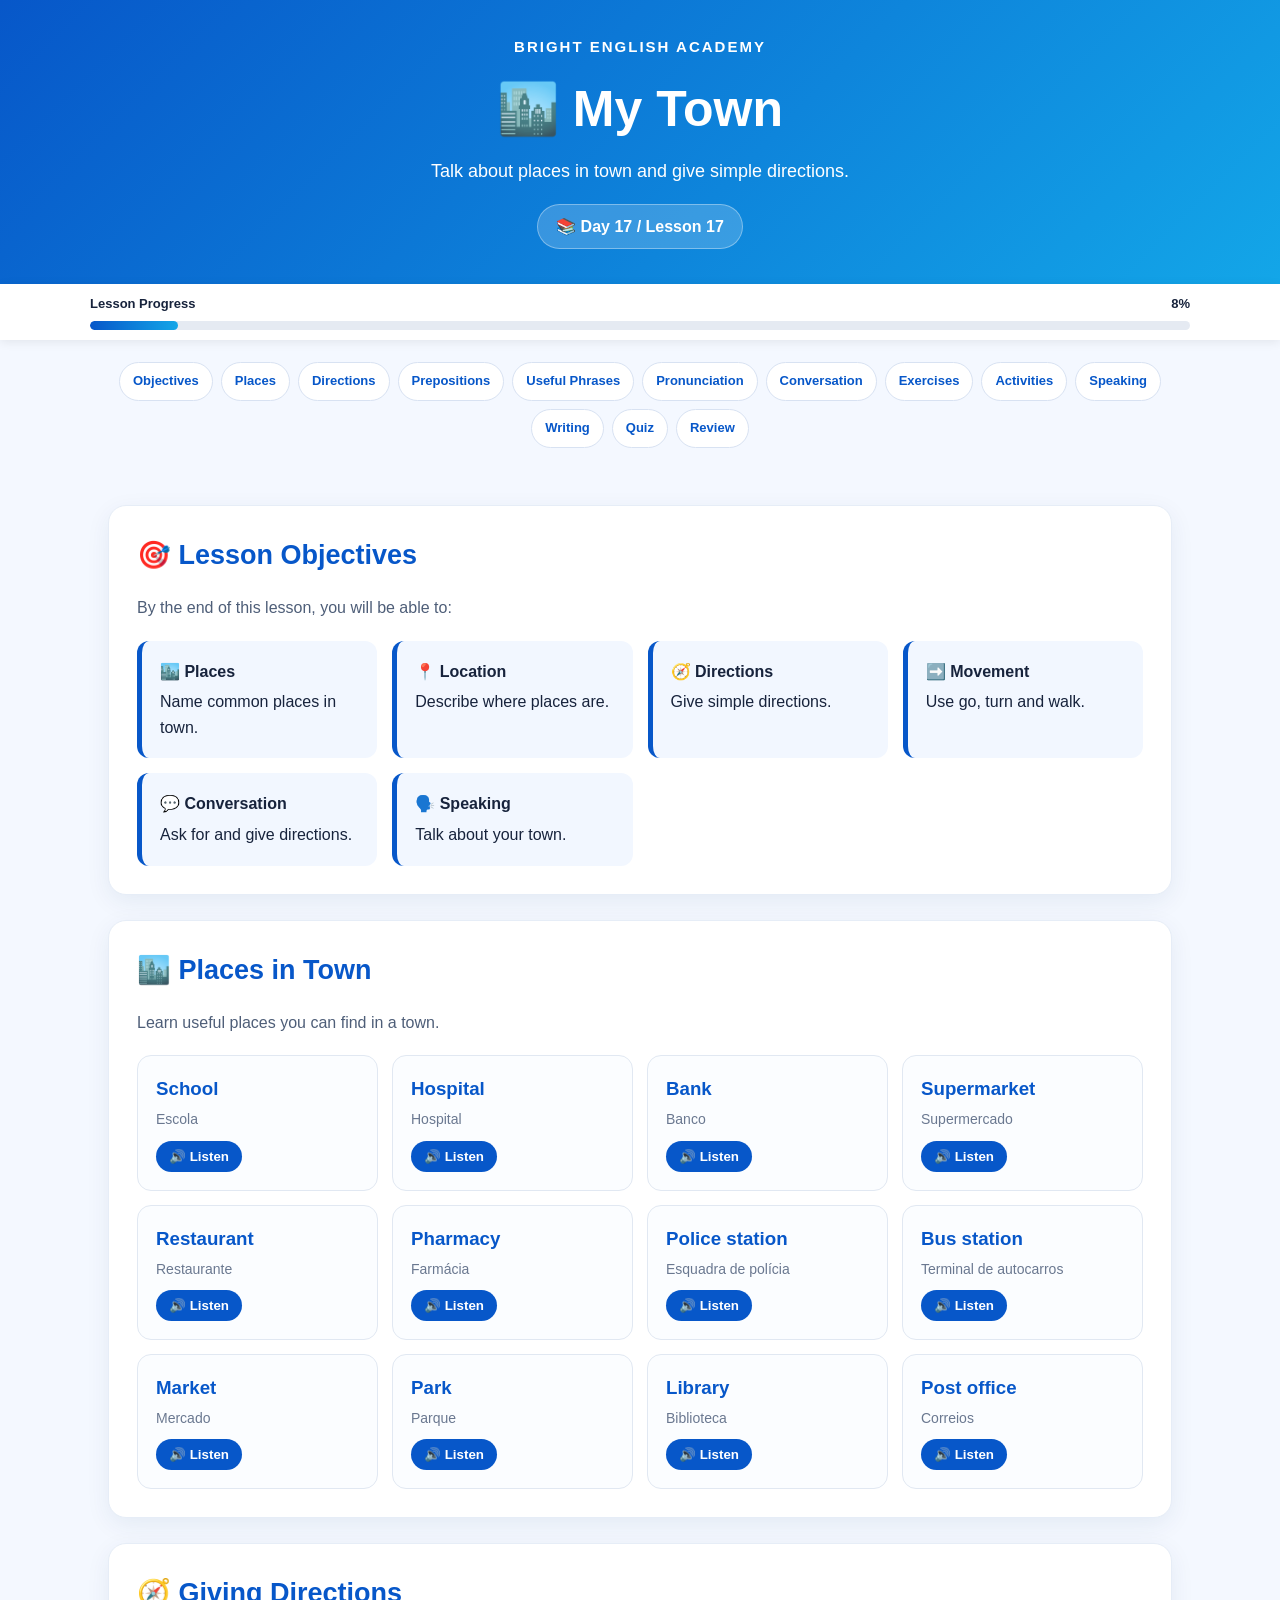
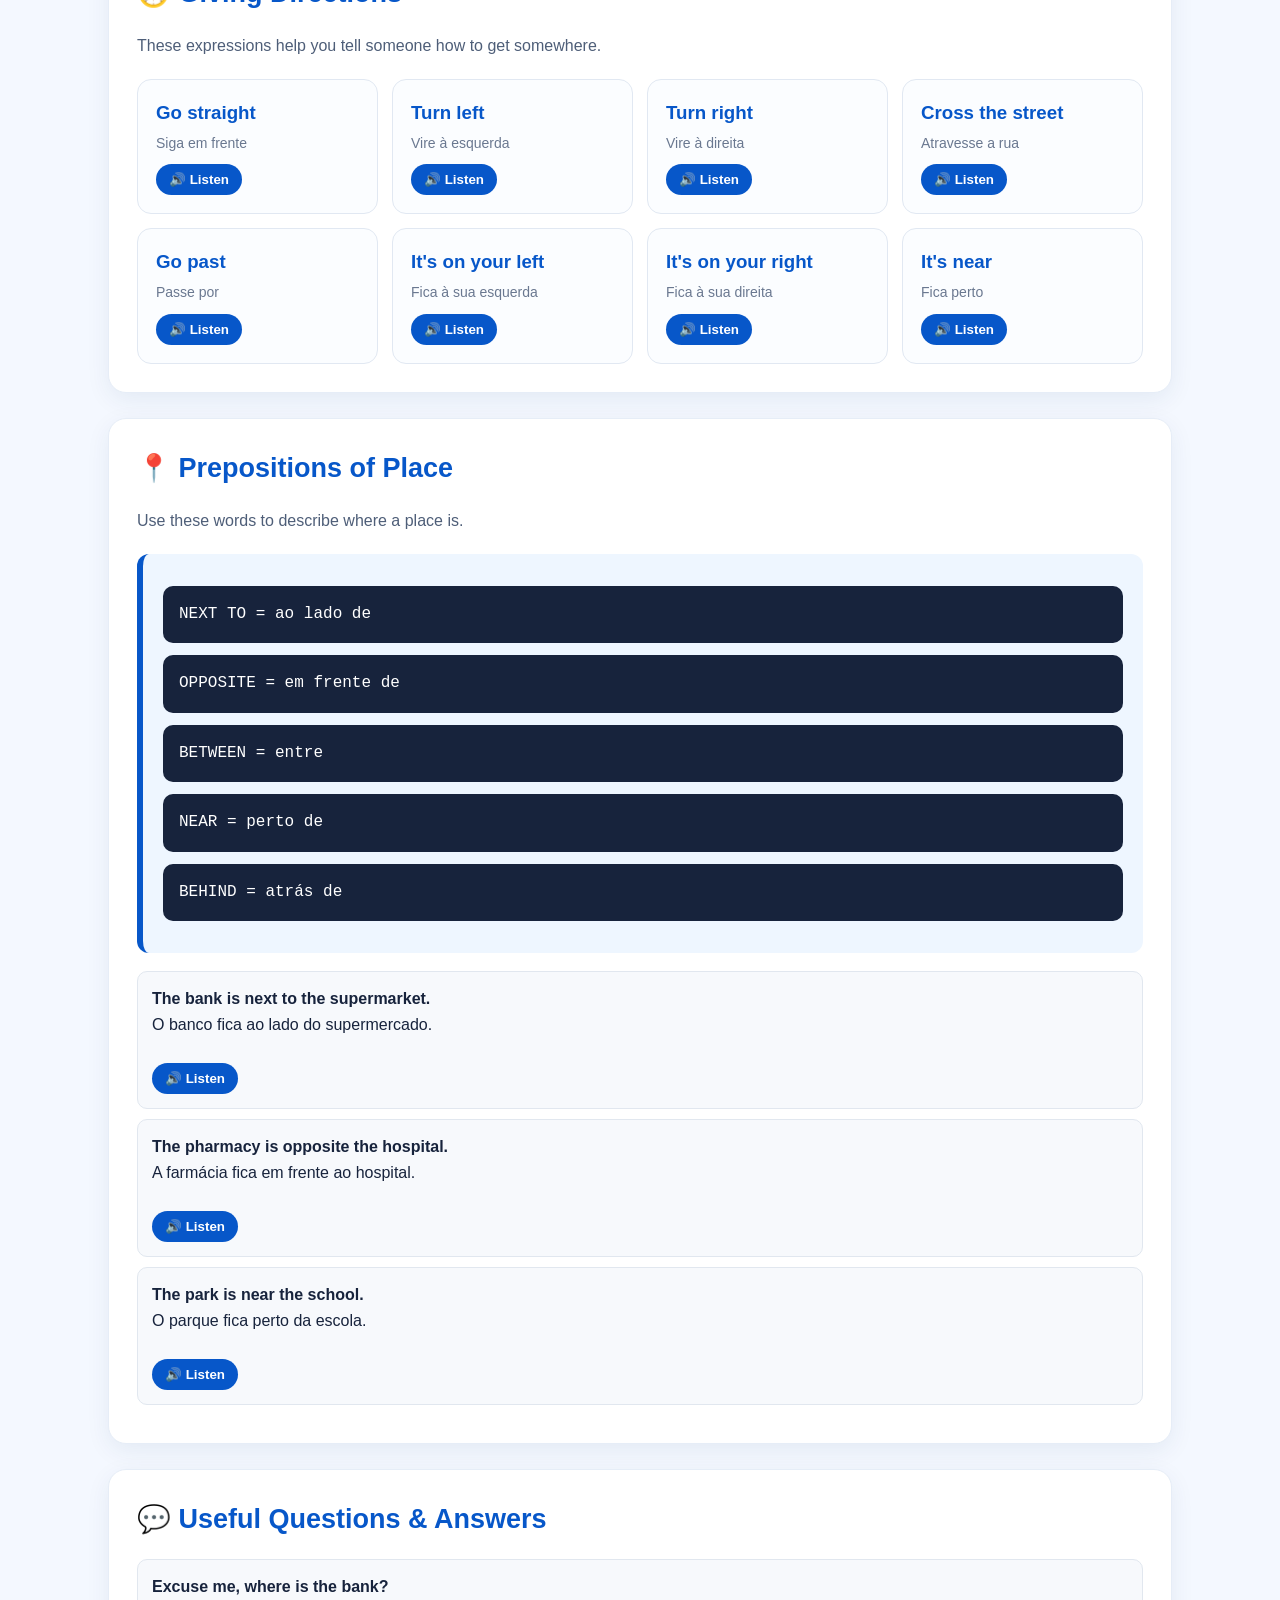
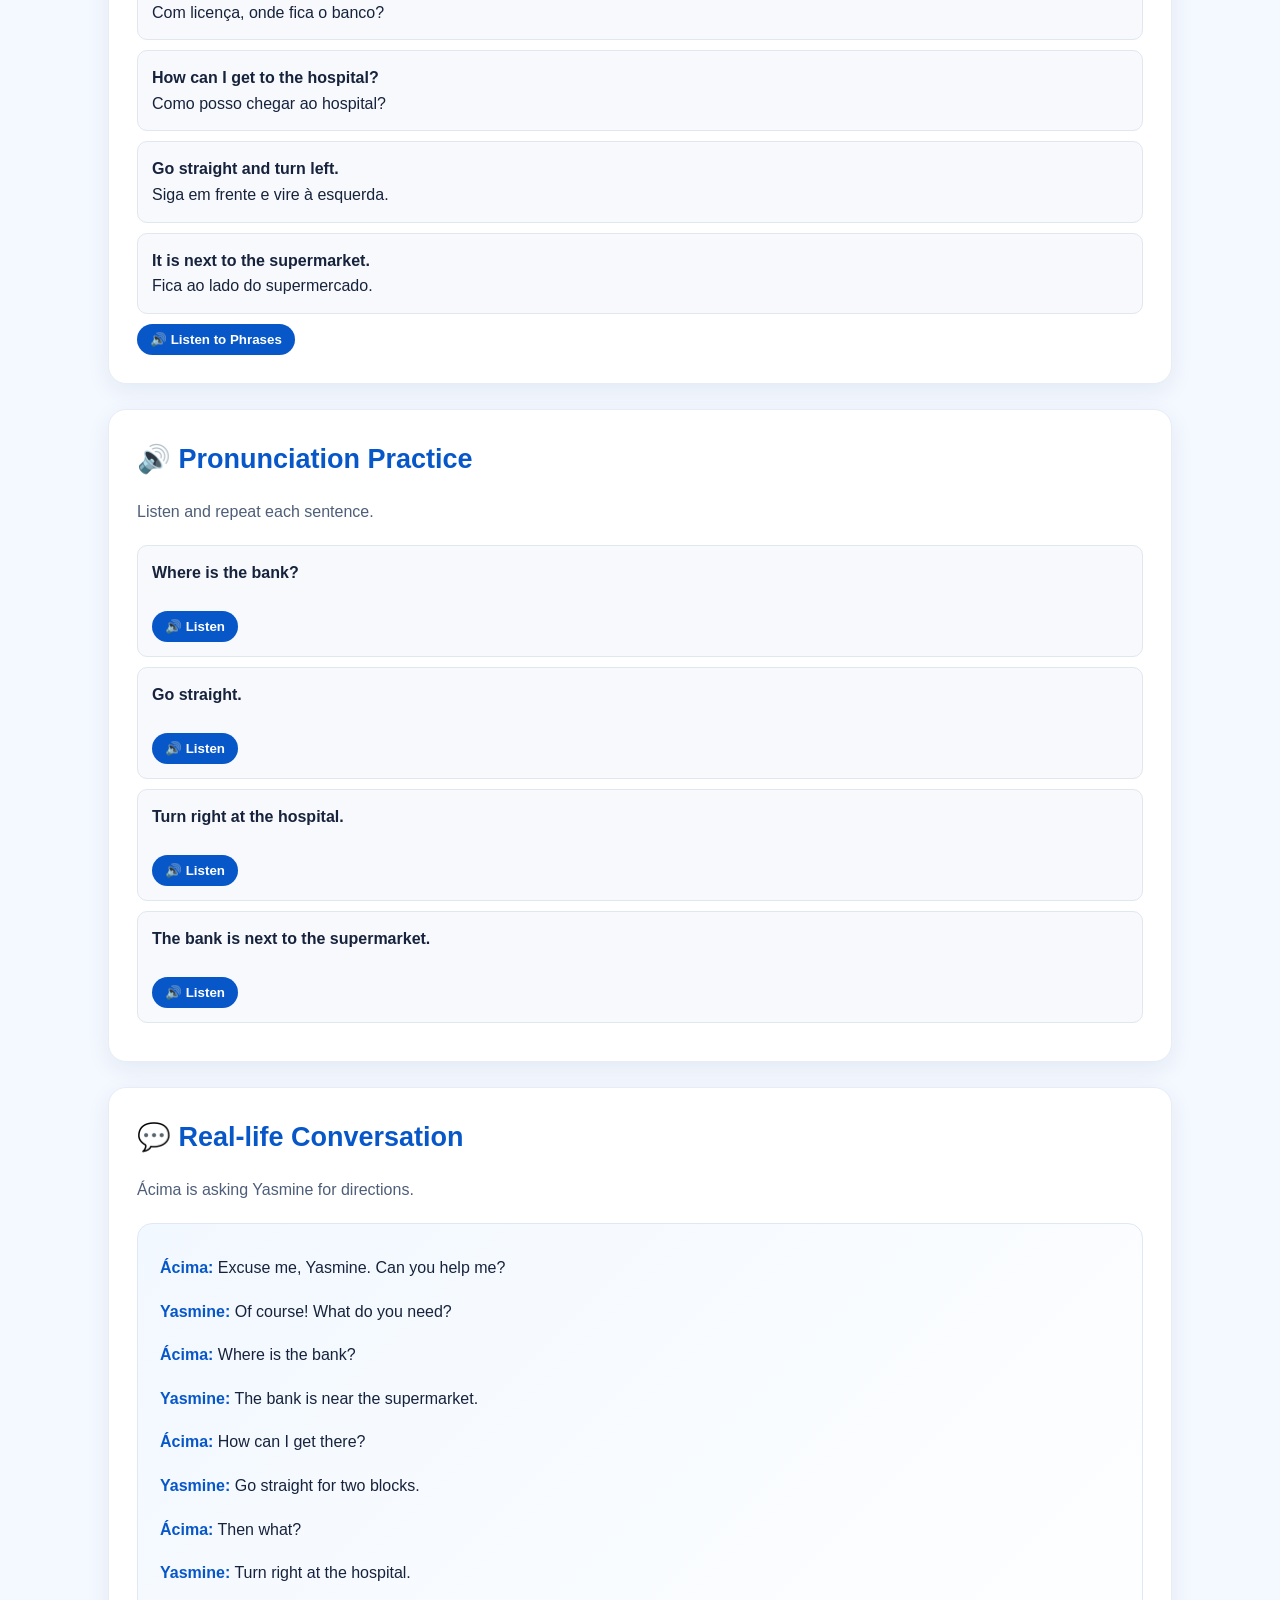
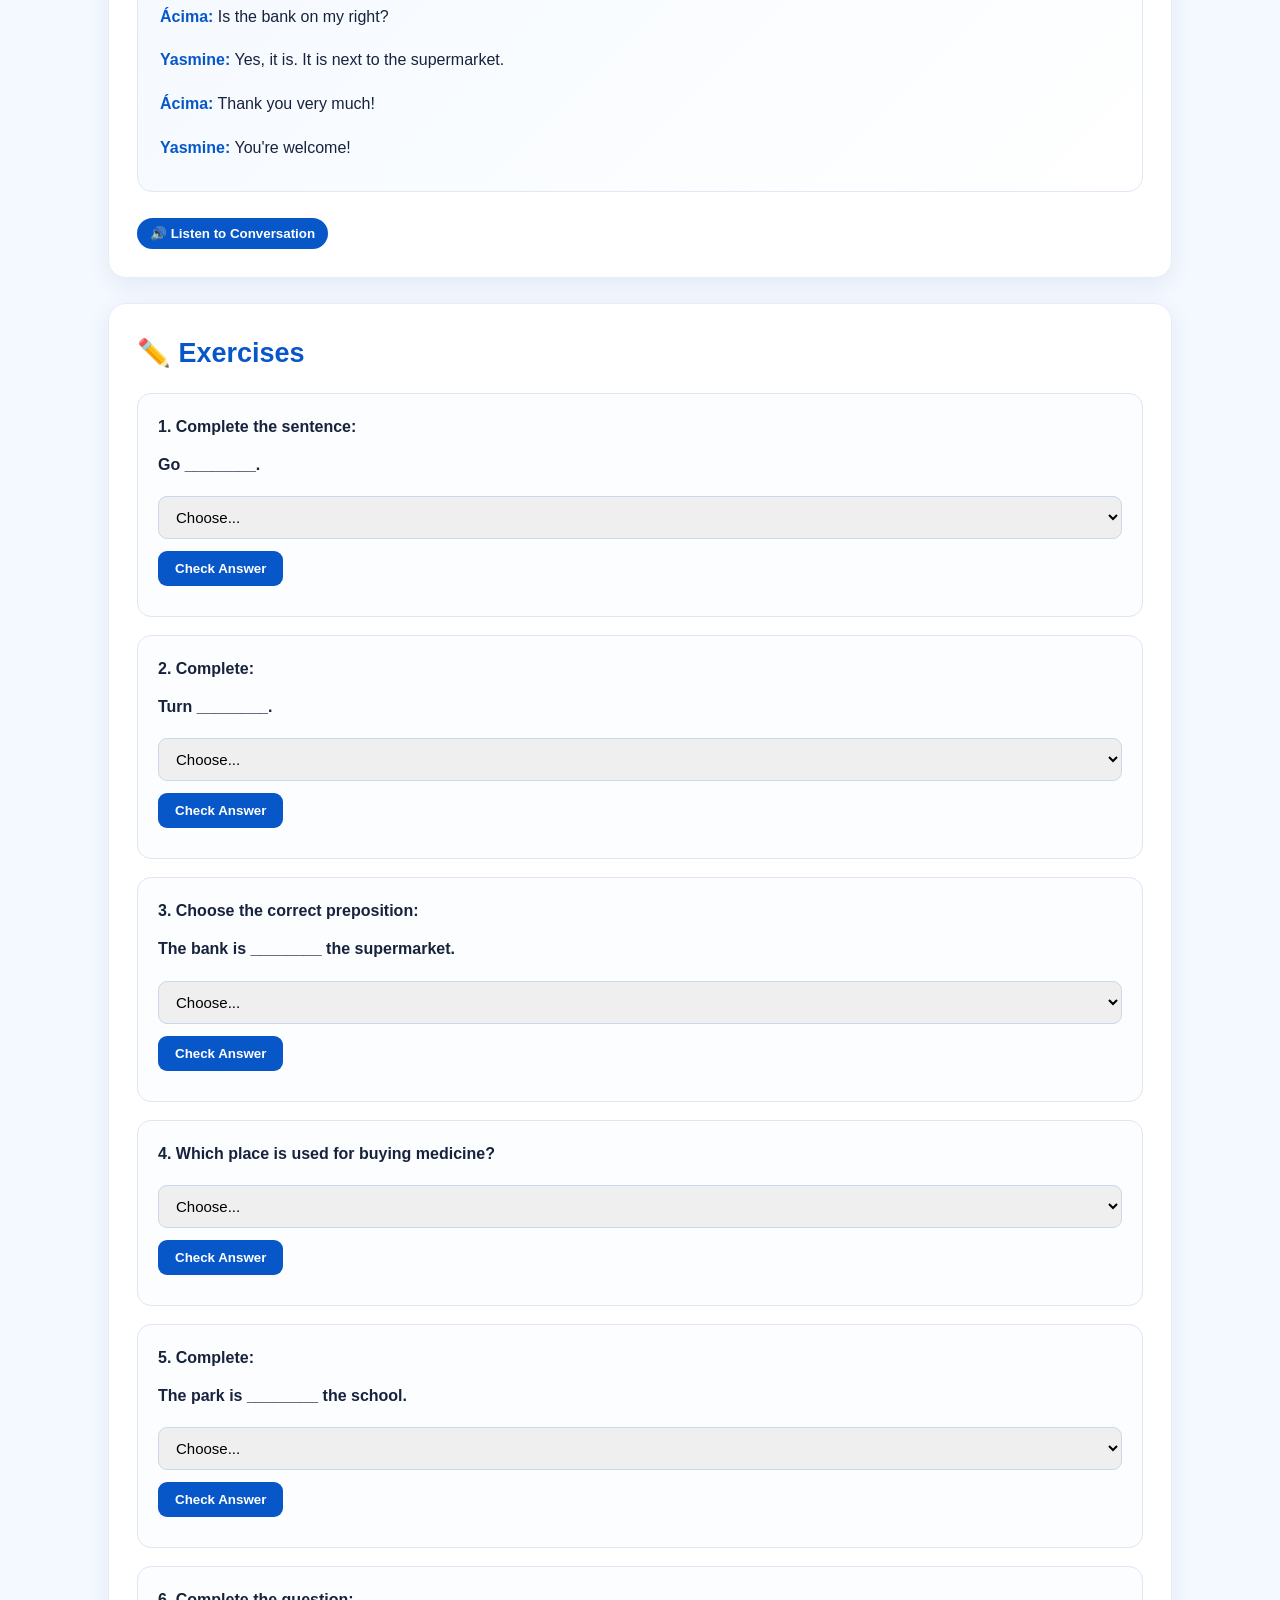
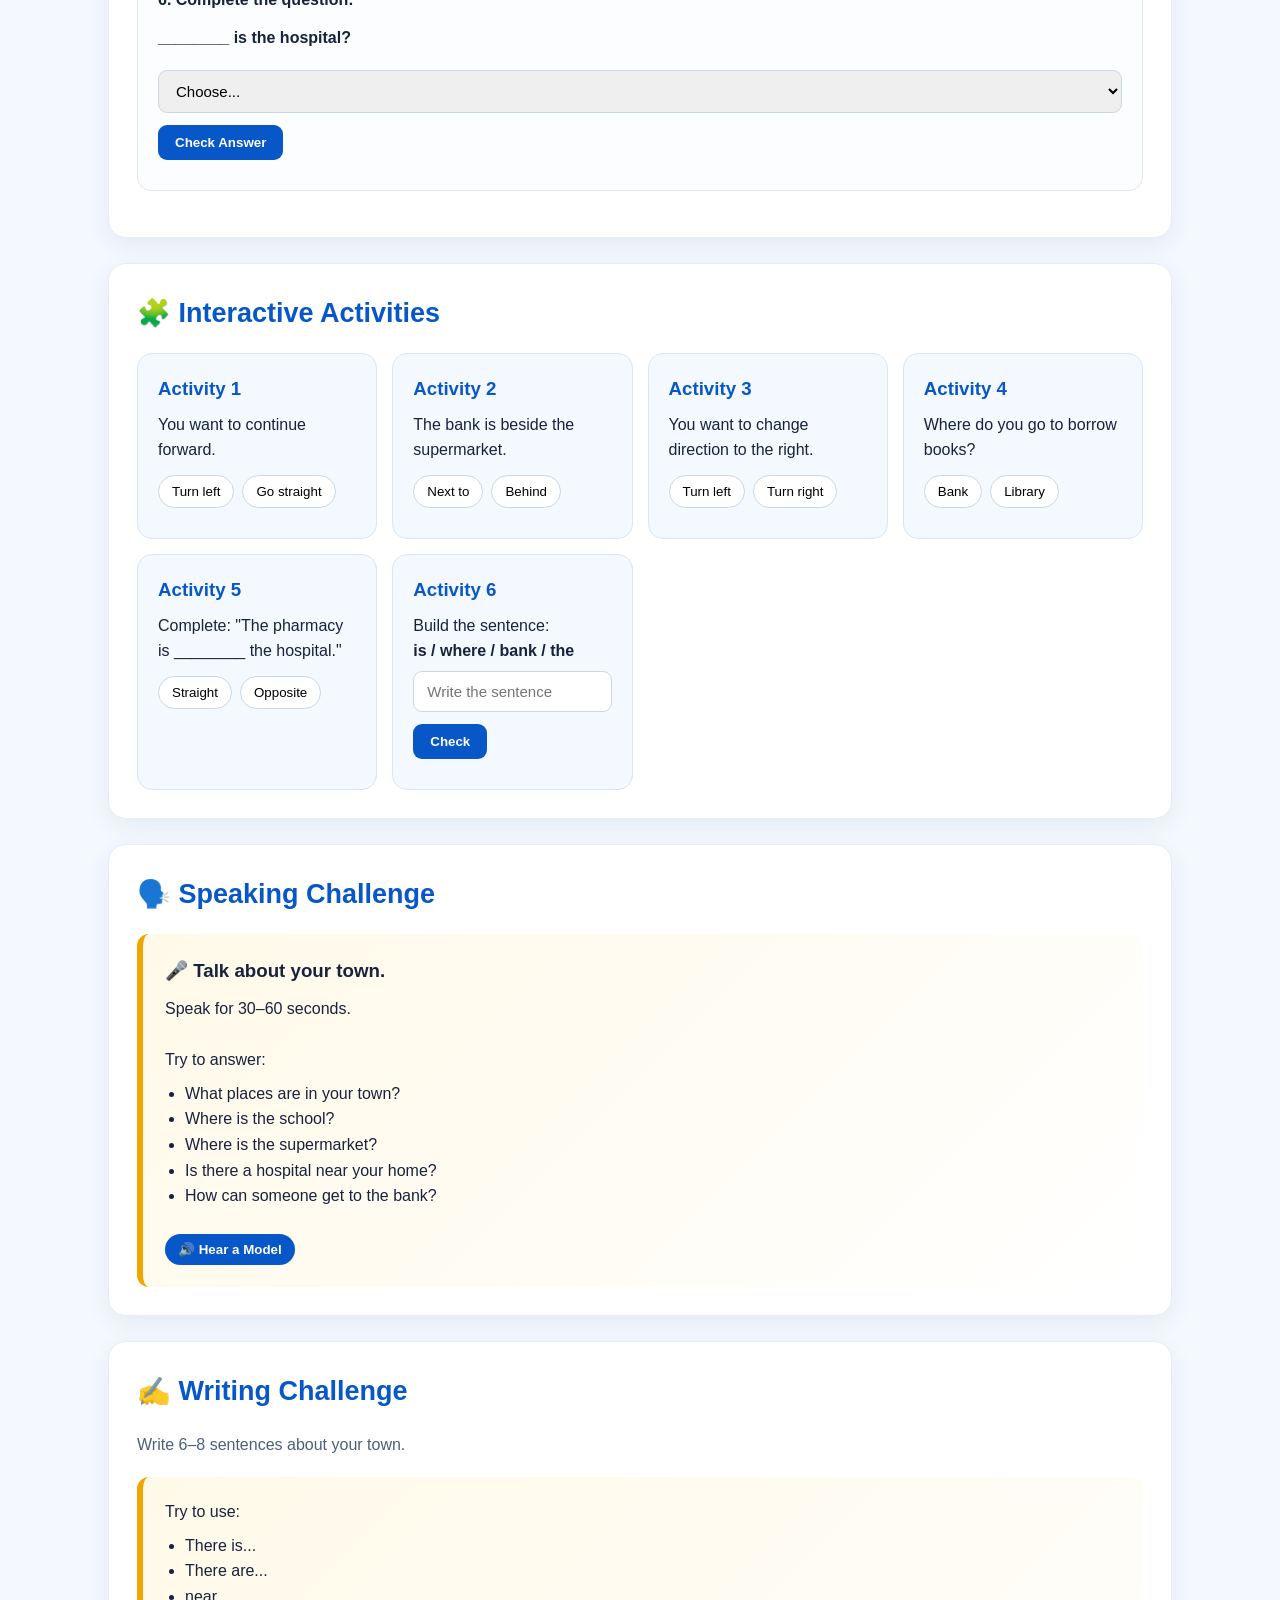
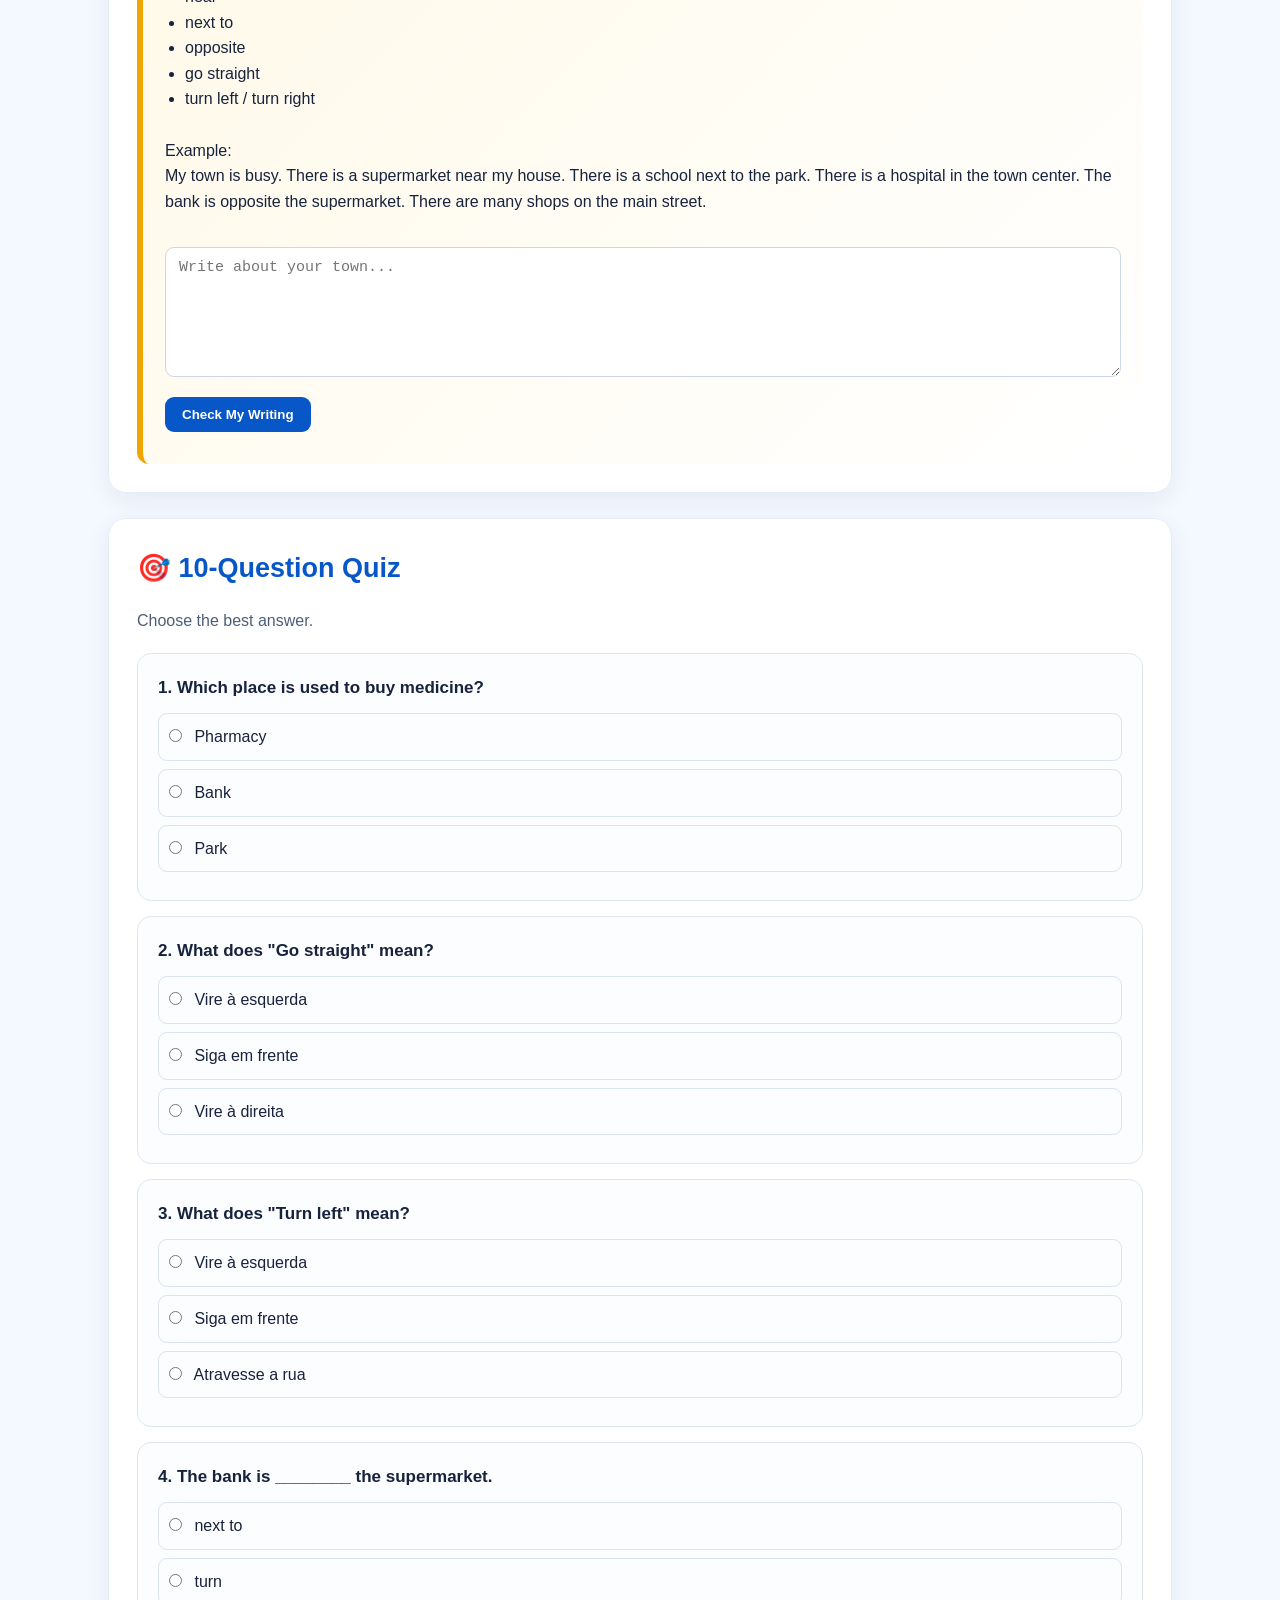
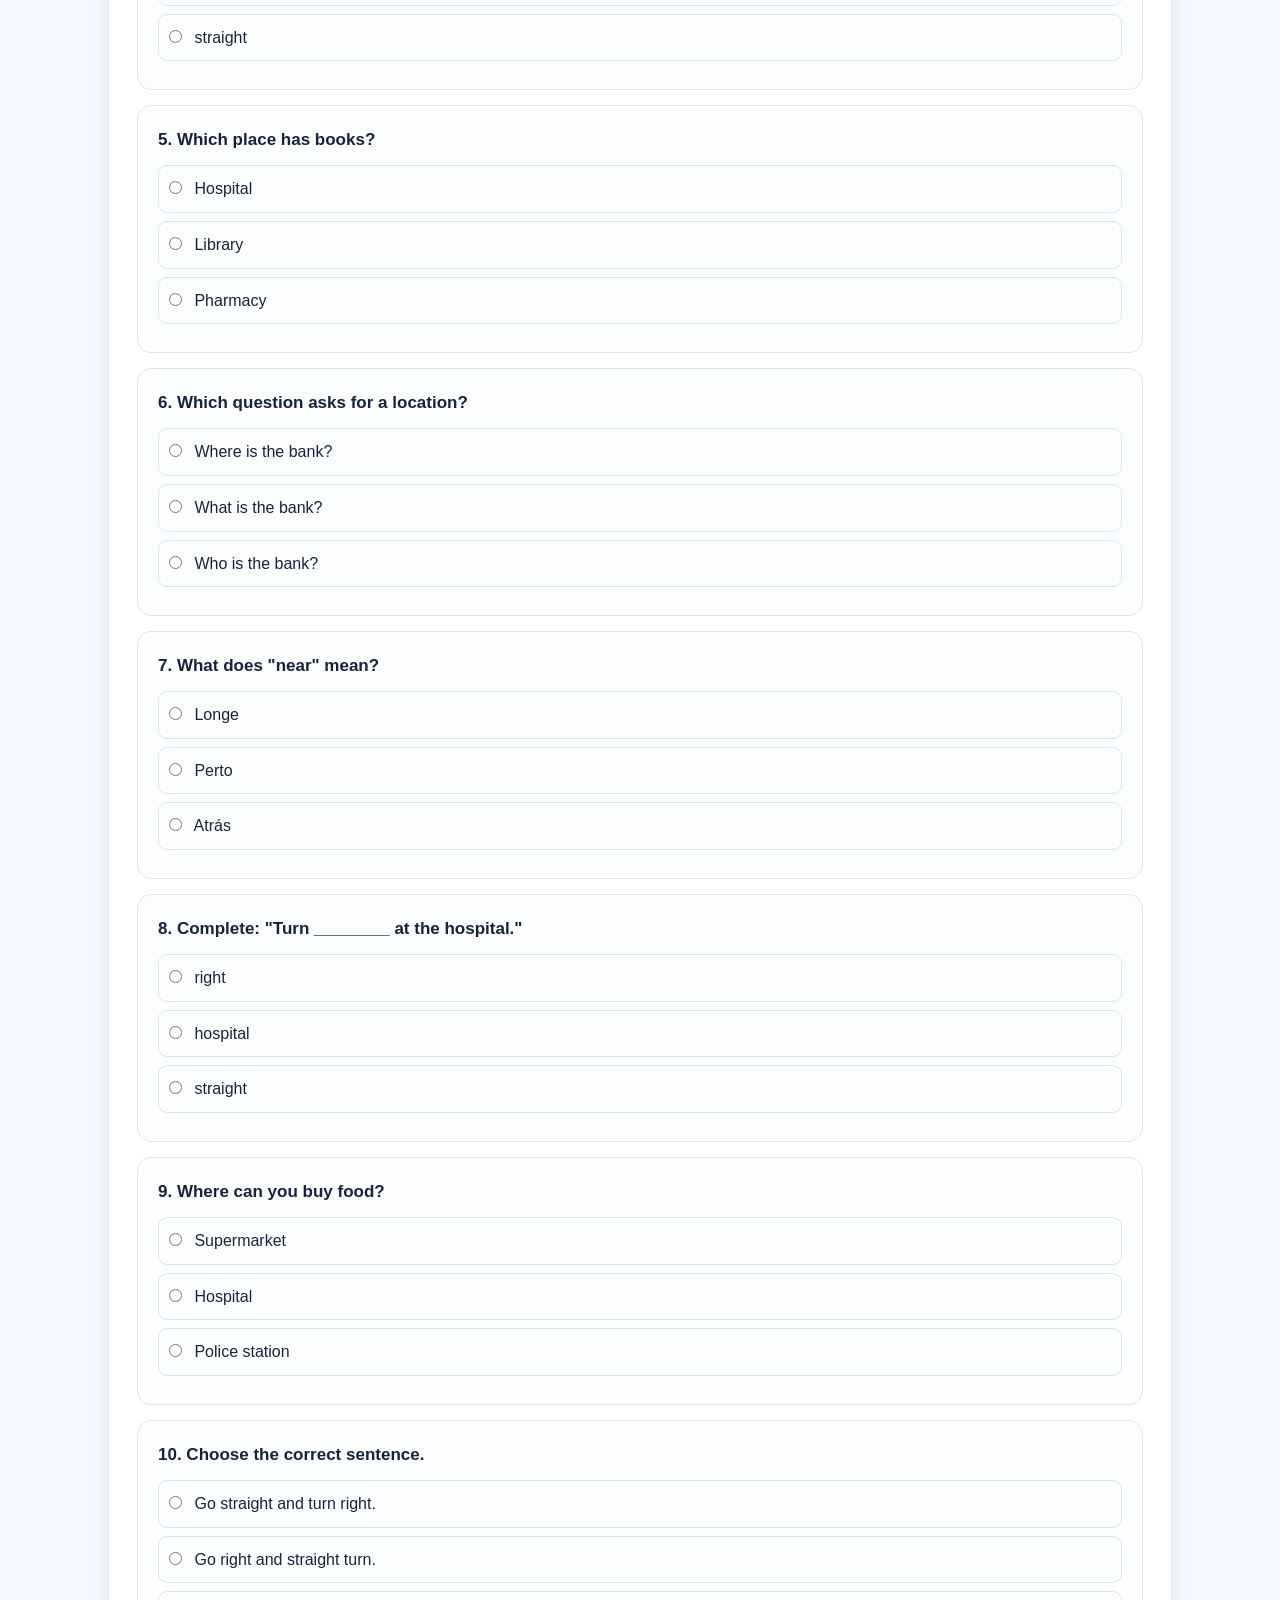
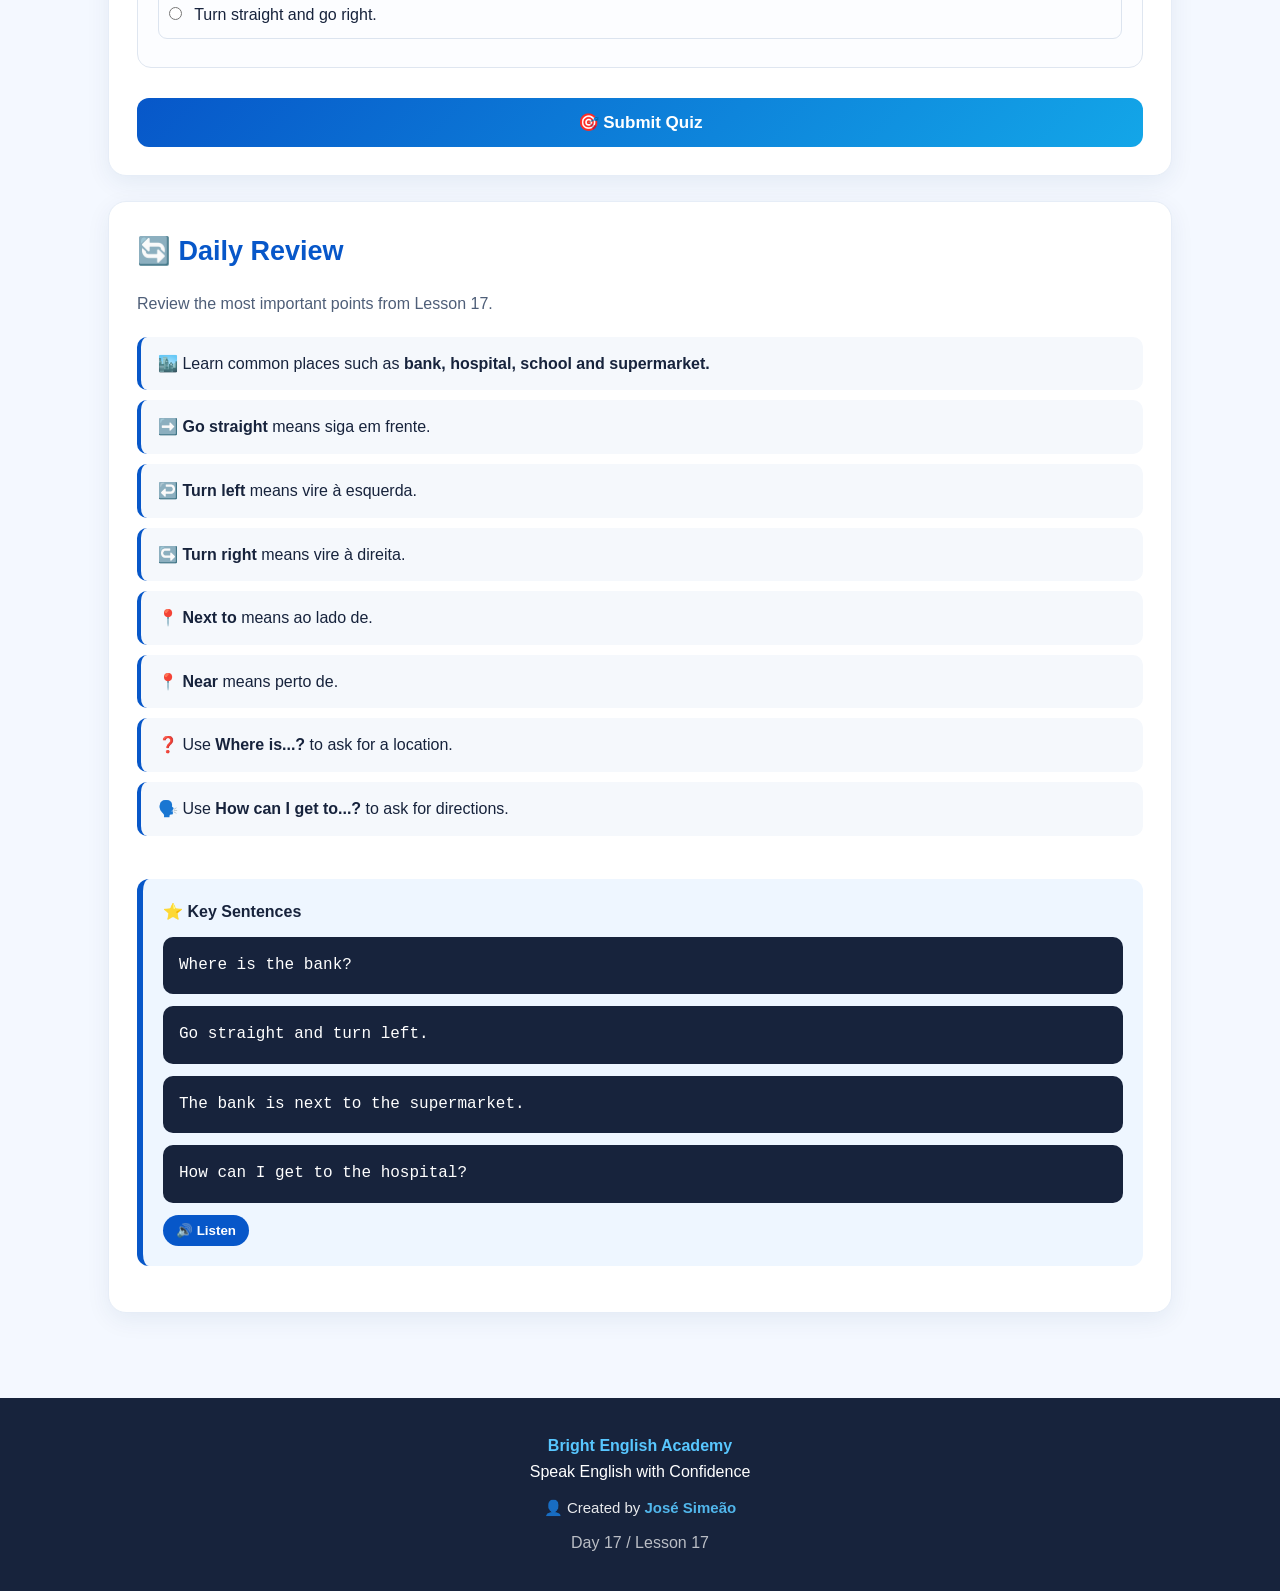
<file: lesson17.html>
<!DOCTYPE html>
<html lang="en">

<head>

    <meta charset="UTF-8">

    <meta name="viewport"
          content="width=device-width, initial-scale=1.0">

    <meta name="description"
          content="Bright English Academy - Day 17: My Town, Places in Town and Giving Directions.">

    <title>Day 17 — My Town | Bright English Academy</title>

    <style>

        * {
            box-sizing: border-box;
            margin: 0;
            padding: 0;
        }

        html {
            scroll-behavior: smooth;
        }

        body {
            font-family: Arial, Helvetica, sans-serif;
            background: #f4f8ff;
            color: #17233c;
            line-height: 1.6;
        }

        header {
            background: linear-gradient(135deg, #0757c9, #13a6e8);
            color: white;
            text-align: center;
            padding: 35px 20px;
            box-shadow: 0 5px 18px rgba(0,0,0,.12);
        }

        .academy-name {
            font-size: 15px;
            font-weight: bold;
            letter-spacing: 2px;
            text-transform: uppercase;
            margin-bottom: 10px;
        }

        header h1 {
            font-size: clamp(30px, 5vw, 50px);
            margin-bottom: 8px;
        }

        header p {
            font-size: 18px;
        }

        .day-badge {
            display: inline-block;
            margin-top: 18px;
            padding: 9px 18px;
            background: rgba(255,255,255,.18);
            border: 1px solid rgba(255,255,255,.35);
            border-radius: 30px;
            font-weight: bold;
        }

        .progress-container {
            position: sticky;
            top: 0;
            z-index: 1000;
            background: white;
            box-shadow: 0 2px 10px rgba(0,0,0,.08);
            padding: 10px 18px;
        }

        .progress-info {
            max-width: 1100px;
            margin: auto;
            display: flex;
            justify-content: space-between;
            margin-bottom: 6px;
            font-size: 13px;
            font-weight: bold;
        }

        .progress-bar {
            max-width: 1100px;
            height: 9px;
            background: #e5eaf2;
            border-radius: 20px;
            margin: auto;
            overflow: hidden;
        }

        .progress-fill {
            height: 100%;
            width: 0%;
            background: linear-gradient(90deg,#0757c9,#13a6e8);
            border-radius: 20px;
            transition: width .4s ease;
        }

        nav {
            max-width: 1100px;
            margin: 22px auto;
            padding: 0 18px;
            display: flex;
            flex-wrap: wrap;
            gap: 8px;
            justify-content: center;
        }

        nav a {
            text-decoration: none;
            color: #0757c9;
            background: white;
            border: 1px solid #d8e2f2;
            padding: 8px 13px;
            border-radius: 20px;
            font-size: 13px;
            font-weight: bold;
        }

        nav a:hover {
            background: #0757c9;
            color: white;
        }

        main {
            max-width: 1100px;
            margin: auto;
            padding: 10px 18px 60px;
        }

        section {
            background: white;
            border-radius: 18px;
            padding: 28px;
            margin: 25px 0;
            box-shadow: 0 7px 25px rgba(20,53,100,.07);
            border: 1px solid #e6edf7;
        }

        .section-title {
            color: #0757c9;
            font-size: 27px;
            margin-bottom: 18px;
        }

        .section-subtitle {
            color: #4e5e78;
            margin-bottom: 20px;
        }

        .objectives {
            display: grid;
            grid-template-columns: repeat(auto-fit,minmax(210px,1fr));
            gap: 15px;
        }

        .objective {
            background: #f2f7ff;
            border-left: 5px solid #0757c9;
            padding: 18px;
            border-radius: 12px;
        }

        .objective strong {
            display: block;
            margin-bottom: 5px;
        }

        .vocab-grid {
            display: grid;
            grid-template-columns: repeat(auto-fit,minmax(210px,1fr));
            gap: 14px;
        }

        .vocab-card {
            border: 1px solid #e1e8f2;
            border-radius: 14px;
            padding: 18px;
            background: #fbfdff;
            transition: .2s;
        }

        .vocab-card:hover {
            transform: translateY(-3px);
            box-shadow: 0 8px 20px rgba(0,0,0,.07);
        }

        .vocab-card h3 {
            color: #0757c9;
            margin-bottom: 4px;
        }

        .translation {
            color: #6a7890;
            font-size: 14px;
            margin-bottom: 10px;
        }

        .listen-btn {
            border: none;
            background: #0757c9;
            color: white;
            padding: 8px 13px;
            border-radius: 20px;
            cursor: pointer;
            font-weight: bold;
        }

        .listen-btn:hover {
            background: #06449e;
        }

        .grammar-box {
            background: #eef6ff;
            border-left: 6px solid #0757c9;
            padding: 20px;
            border-radius: 12px;
            margin: 18px 0;
        }

        .formula {
            background: #17233c;
            color: white;
            padding: 16px;
            border-radius: 10px;
            font-family: "Courier New", monospace;
            margin: 12px 0;
            overflow-x: auto;
        }

        .example {
            background: #f7f9fc;
            border: 1px solid #e1e7ef;
            padding: 14px;
            border-radius: 10px;
            margin: 10px 0;
        }

        .conversation {
            background: linear-gradient(135deg,#f2f8ff,#ffffff);
            padding: 22px;
            border-radius: 15px;
            border: 1px solid #dfe8f5;
        }

        .line {
            padding: 9px 0;
        }

        .speaker {
            color: #0757c9;
            font-weight: bold;
        }

        .exercise {
            margin: 18px 0;
            padding: 20px;
            border: 1px solid #dfe6f0;
            border-radius: 14px;
            background: #fcfdff;
        }

        .exercise p {
            margin-bottom: 12px;
            font-weight: bold;
        }

        input[type="text"],
        textarea,
        select {
            width: 100%;
            padding: 11px 13px;
            border: 1px solid #cbd7e8;
            border-radius: 9px;
            font-size: 15px;
            margin-top: 7px;
            outline: none;
        }

        textarea {
            min-height: 130px;
            resize: vertical;
        }

        input[type="text"]:focus,
        textarea:focus,
        select:focus {
            border-color: #0757c9;
            box-shadow: 0 0 0 3px rgba(7,87,201,.08);
        }

        .check-btn {
            margin-top: 12px;
            background: #0757c9;
            color: white;
            border: none;
            padding: 10px 17px;
            border-radius: 9px;
            cursor: pointer;
            font-weight: bold;
        }

        .feedback {
            margin-top: 10px;
            font-weight: bold;
        }

        .activity-grid {
            display: grid;
            grid-template-columns: repeat(auto-fit,minmax(230px,1fr));
            gap: 15px;
        }

        .activity-card {
            padding: 20px;
            border-radius: 15px;
            background: #f4f8ff;
            border: 1px solid #dbe5f3;
        }

        .activity-card h3 {
            color: #0757c9;
            margin-bottom: 8px;
        }

        .choice-group {
            display: flex;
            flex-wrap: wrap;
            gap: 8px;
            margin-top: 12px;
        }

        .choice-btn {
            border: 1px solid #c9d7ea;
            background: white;
            padding: 8px 13px;
            border-radius: 20px;
            cursor: pointer;
        }

        .choice-btn.selected {
            background: #0757c9;
            color: white;
            border-color: #0757c9;
        }

        .challenge {
            background: linear-gradient(135deg,#fff9e8,#fff);
            border-left: 6px solid #f0a500;
            padding: 22px;
            border-radius: 12px;
        }

        .quiz-question {
            padding: 20px;
            border: 1px solid #dfe6f0;
            border-radius: 14px;
            margin: 15px 0;
            background: #fcfdff;
        }

        .quiz-question h3 {
            font-size: 17px;
            margin-bottom: 12px;
        }

        .option {
            display: block;
            margin: 8px 0;
            padding: 10px;
            border: 1px solid #dce4ef;
            border-radius: 9px;
            cursor: pointer;
        }

        .option:hover {
            background: #f0f6ff;
        }

        .option input {
            margin-right: 8px;
        }

        .quiz-btn {
            width: 100%;
            border: none;
            padding: 14px;
            background: linear-gradient(135deg,#0757c9,#13a6e8);
            color: white;
            border-radius: 12px;
            font-size: 17px;
            font-weight: bold;
            cursor: pointer;
            margin-top: 15px;
        }

        .quiz-result {
            display: none;
            margin-top: 20px;
            padding: 22px;
            text-align: center;
            background: #eef8f2;
            border: 1px solid #b9e2ca;
            border-radius: 14px;
        }

        .score-number {
            font-size: 40px;
            color: #138a4b;
            font-weight: bold;
        }

        .review-list {
            display: grid;
            gap: 10px;
        }

        .review-item {
            padding: 14px 17px;
            border-radius: 10px;
            background: #f5f8fc;
            border-left: 4px solid #0757c9;
        }

        footer {
            background: #17233c;
            color: white;
            text-align: center;
            padding: 35px 18px;
        }

        footer strong {
            color: #58c7ff;
        }

        .creator {
            margin-top: 12px;
            font-size: 15px;
            opacity: .9;
        }

        @media(max-width:650px) {

            header {
                padding: 28px 15px;
            }

            section {
                padding: 20px;
                border-radius: 14px;
            }

            .section-title {
                font-size: 23px;
            }

        }

    </style>

</head>


<body>


<header>

    <div class="academy-name">
        Bright English Academy
    </div>

    <h1>
        🏙️ My Town
    </h1>

    <p>
        Talk about places in town and give simple directions.
    </p>

    <div class="day-badge">
        📚 Day 17 / Lesson 17
    </div>

</header>


<div class="progress-container">

    <div class="progress-info">

        <span>
            Lesson Progress
        </span>

        <span id="progressText">
            0%
        </span>

    </div>

    <div class="progress-bar">

        <div
            class="progress-fill"
            id="progressFill">
        </div>

    </div>

</div>


<nav>

    <a href="#objectives">Objectives</a>
    <a href="#places">Places</a>
    <a href="#directions">Directions</a>
    <a href="#prepositions">Prepositions</a>
    <a href="#phrases">Useful Phrases</a>
    <a href="#pronunciation">Pronunciation</a>
    <a href="#conversation">Conversation</a>
    <a href="#exercises">Exercises</a>
    <a href="#activities">Activities</a>
    <a href="#speaking">Speaking</a>
    <a href="#writing">Writing</a>
    <a href="#quiz">Quiz</a>
    <a href="#review">Review</a>

</nav>


<main>


<section id="objectives">

    <h2 class="section-title">
        🎯 Lesson Objectives
    </h2>

    <p class="section-subtitle">
        By the end of this lesson, you will be able to:
    </p>

    <div class="objectives">

        <div class="objective">
            <strong>🏙️ Places</strong>
            Name common places in town.
        </div>

        <div class="objective">
            <strong>📍 Location</strong>
            Describe where places are.
        </div>

        <div class="objective">
            <strong>🧭 Directions</strong>
            Give simple directions.
        </div>

        <div class="objective">
            <strong>➡️ Movement</strong>
            Use go, turn and walk.
        </div>

        <div class="objective">
            <strong>💬 Conversation</strong>
            Ask for and give directions.
        </div>

        <div class="objective">
            <strong>🗣️ Speaking</strong>
            Talk about your town.
        </div>

    </div>

</section>


<section id="places">

    <h2 class="section-title">
        🏙️ Places in Town
    </h2>

    <p class="section-subtitle">
        Learn useful places you can find in a town.
    </p>


    <div class="vocab-grid">


        <div class="vocab-card">

            <h3>School</h3>

            <div class="translation">
                Escola
            </div>

            <button class="listen-btn"
                    onclick="speak('School')">
                🔊 Listen
            </button>

        </div>


        <div class="vocab-card">

            <h3>Hospital</h3>

            <div class="translation">
                Hospital
            </div>

            <button class="listen-btn"
                    onclick="speak('Hospital')">
                🔊 Listen
            </button>

        </div>


        <div class="vocab-card">

            <h3>Bank</h3>

            <div class="translation">
                Banco
            </div>

            <button class="listen-btn"
                    onclick="speak('Bank')">
                🔊 Listen
            </button>

        </div>


        <div class="vocab-card">

            <h3>Supermarket</h3>

            <div class="translation">
                Supermercado
            </div>

            <button class="listen-btn"
                    onclick="speak('Supermarket')">
                🔊 Listen
            </button>

        </div>


        <div class="vocab-card">

            <h3>Restaurant</h3>

            <div class="translation">
                Restaurante
            </div>

            <button class="listen-btn"
                    onclick="speak('Restaurant')">
                🔊 Listen
            </button>

        </div>


        <div class="vocab-card">

            <h3>Pharmacy</h3>

            <div class="translation">
                Farmácia
            </div>

            <button class="listen-btn"
                    onclick="speak('Pharmacy')">
                🔊 Listen
            </button>

        </div>


        <div class="vocab-card">

            <h3>Police station</h3>

            <div class="translation">
                Esquadra de polícia
            </div>

            <button class="listen-btn"
                    onclick="speak('Police station')">
                🔊 Listen
            </button>

        </div>


        <div class="vocab-card">

            <h3>Bus station</h3>

            <div class="translation">
                Terminal de autocarros
            </div>

            <button class="listen-btn"
                    onclick="speak('Bus station')">
                🔊 Listen
            </button>

        </div>


        <div class="vocab-card">

            <h3>Market</h3>

            <div class="translation">
                Mercado
            </div>

            <button class="listen-btn"
                    onclick="speak('Market')">
                🔊 Listen
            </button>

        </div>


        <div class="vocab-card">

            <h3>Park</h3>

            <div class="translation">
                Parque
            </div>

            <button class="listen-btn"
                    onclick="speak('Park')">
                🔊 Listen
            </button>

        </div>


        <div class="vocab-card">

            <h3>Library</h3>

            <div class="translation">
                Biblioteca
            </div>

            <button class="listen-btn"
                    onclick="speak('Library')">
                🔊 Listen
            </button>

        </div>


        <div class="vocab-card">

            <h3>Post office</h3>

            <div class="translation">
                Correios
            </div>

            <button class="listen-btn"
                    onclick="speak('Post office')">
                🔊 Listen
            </button>

        </div>

    </div>

</section>


<section id="directions">

    <h2 class="section-title">
        🧭 Giving Directions
    </h2>

    <p class="section-subtitle">
        These expressions help you tell someone how to get somewhere.
    </p>


    <div class="vocab-grid">


        <div class="vocab-card">

            <h3>Go straight</h3>

            <div class="translation">
                Siga em frente
            </div>

            <button class="listen-btn"
                    onclick="speak('Go straight')">
                🔊 Listen
            </button>

        </div>


        <div class="vocab-card">

            <h3>Turn left</h3>

            <div class="translation">
                Vire à esquerda
            </div>

            <button class="listen-btn"
                    onclick="speak('Turn left')">
                🔊 Listen
            </button>

        </div>


        <div class="vocab-card">

            <h3>Turn right</h3>

            <div class="translation">
                Vire à direita
            </div>

            <button class="listen-btn"
                    onclick="speak('Turn right')">
                🔊 Listen
            </button>

        </div>


        <div class="vocab-card">

            <h3>Cross the street</h3>

            <div class="translation">
                Atravesse a rua
            </div>

            <button class="listen-btn"
                    onclick="speak('Cross the street')">
                🔊 Listen
            </button>

        </div>


        <div class="vocab-card">

            <h3>Go past</h3>

            <div class="translation">
                Passe por
            </div>

            <button class="listen-btn"
                    onclick="speak('Go past')">
                🔊 Listen
            </button>

        </div>


        <div class="vocab-card">

            <h3>It's on your left</h3>

            <div class="translation">
                Fica à sua esquerda
            </div>

            <button class="listen-btn"
                    onclick="speak('It is on your left')">
                🔊 Listen
            </button>

        </div>


        <div class="vocab-card">

            <h3>It's on your right</h3>

            <div class="translation">
                Fica à sua direita
            </div>

            <button class="listen-btn"
                    onclick="speak('It is on your right')">
                🔊 Listen
            </button>

        </div>


        <div class="vocab-card">

            <h3>It's near</h3>

            <div class="translation">
                Fica perto
            </div>

            <button class="listen-btn"
                    onclick="speak('It is near')">
                🔊 Listen
            </button>

        </div>

    </div>

</section>


<section id="prepositions">

    <h2 class="section-title">
        📍 Prepositions of Place
    </h2>

    <p class="section-subtitle">
        Use these words to describe where a place is.
    </p>


    <div class="grammar-box">

        <div class="formula">
            NEXT TO = ao lado de
        </div>

        <div class="formula">
            OPPOSITE = em frente de
        </div>

        <div class="formula">
            BETWEEN = entre
        </div>

        <div class="formula">
            NEAR = perto de
        </div>

        <div class="formula">
            BEHIND = atrás de
        </div>

    </div>


    <div class="example">

        <strong>
            The bank is next to the supermarket.
        </strong>

        <br>

        O banco fica ao lado do supermercado.

        <br><br>

        <button class="listen-btn"
                onclick="speak('The bank is next to the supermarket.')">

            🔊 Listen

        </button>

    </div>


    <div class="example">

        <strong>
            The pharmacy is opposite the hospital.
        </strong>

        <br>

        A farmácia fica em frente ao hospital.

        <br><br>

        <button class="listen-btn"
                onclick="speak('The pharmacy is opposite the hospital.')">

            🔊 Listen

        </button>

    </div>


    <div class="example">

        <strong>
            The park is near the school.
        </strong>

        <br>

        O parque fica perto da escola.

        <br><br>

        <button class="listen-btn"
                onclick="speak('The park is near the school.')">

            🔊 Listen

        </button>

    </div>

</section>


<section id="phrases">

    <h2 class="section-title">
        💬 Useful Questions & Answers
    </h2>


    <div class="example">

        <strong>
            Excuse me, where is the bank?
        </strong>

        <br>

        Com licença, onde fica o banco?

    </div>


    <div class="example">

        <strong>
            How can I get to the hospital?
        </strong>

        <br>

        Como posso chegar ao hospital?

    </div>


    <div class="example">

        <strong>
            Go straight and turn left.
        </strong>

        <br>

        Siga em frente e vire à esquerda.

    </div>


    <div class="example">

        <strong>
            It is next to the supermarket.
        </strong>

        <br>

        Fica ao lado do supermercado.

    </div>


    <button class="listen-btn"
            onclick="speak('Excuse me, where is the bank? How can I get to the hospital? Go straight and turn left. It is next to the supermarket.')">

        🔊 Listen to Phrases

    </button>

</section>


<section id="pronunciation">

    <h2 class="section-title">
        🔊 Pronunciation Practice
    </h2>

    <p class="section-subtitle">
        Listen and repeat each sentence.
    </p>


    <div class="example">

        <strong>
            Where is the bank?
        </strong>

        <br><br>

        <button class="listen-btn"
                onclick="speak('Where is the bank?')">

            🔊 Listen

        </button>

    </div>


    <div class="example">

        <strong>
            Go straight.
        </strong>

        <br><br>

        <button class="listen-btn"
                onclick="speak('Go straight.')">

            🔊 Listen

        </button>

    </div>


    <div class="example">

        <strong>
            Turn right at the hospital.
        </strong>

        <br><br>

        <button class="listen-btn"
                onclick="speak('Turn right at the hospital.')">

            🔊 Listen

        </button>

    </div>


    <div class="example">

        <strong>
            The bank is next to the supermarket.
        </strong>

        <br><br>

        <button class="listen-btn"
                onclick="speak('The bank is next to the supermarket.')">

            🔊 Listen

        </button>

    </div>

</section>


<section id="conversation">

    <h2 class="section-title">
        💬 Real-life Conversation
    </h2>

    <p class="section-subtitle">
        Ácima is asking Yasmine for directions.
    </p>


    <div class="conversation">

        <div class="line">
            <span class="speaker">Ácima:</span>
            Excuse me, Yasmine. Can you help me?
        </div>

        <div class="line">
            <span class="speaker">Yasmine:</span>
            Of course! What do you need?
        </div>

        <div class="line">
            <span class="speaker">Ácima:</span>
            Where is the bank?
        </div>

        <div class="line">
            <span class="speaker">Yasmine:</span>
            The bank is near the supermarket.
        </div>

        <div class="line">
            <span class="speaker">Ácima:</span>
            How can I get there?
        </div>

        <div class="line">
            <span class="speaker">Yasmine:</span>
            Go straight for two blocks.
        </div>

        <div class="line">
            <span class="speaker">Ácima:</span>
            Then what?
        </div>

        <div class="line">
            <span class="speaker">Yasmine:</span>
            Turn right at the hospital.
        </div>

        <div class="line">
            <span class="speaker">Ácima:</span>
            Is the bank on my right?
        </div>

        <div class="line">
            <span class="speaker">Yasmine:</span>
            Yes, it is. It is next to the supermarket.
        </div>

        <div class="line">
            <span class="speaker">Ácima:</span>
            Thank you very much!
        </div>

        <div class="line">
            <span class="speaker">Yasmine:</span>
            You're welcome!
        </div>

    </div>


    <br>


    <button class="listen-btn"
            onclick="speak(`Ácima: Excuse me, Yasmine. Can you help me? Yasmine: Of course! What do you need? Ácima: Where is the bank? Yasmine: The bank is near the supermarket. Ácima: How can I get there? Yasmine: Go straight for two blocks. Ácima: Then what? Yasmine: Turn right at the hospital. Ácima: Is the bank on my right? Yasmine: Yes, it is. It is next to the supermarket. Ácima: Thank you very much! Yasmine: You're welcome!`)">

        🔊 Listen to Conversation

    </button>

</section>


<section id="exercises">

    <h2 class="section-title">
        ✏️ Exercises
    </h2>


    <div class="exercise">

        <p>
            1. Complete the sentence:
        </p>

        <p>
            Go ________.
        </p>

        <select id="ex1">

            <option value="">
                Choose...
            </option>

            <option value="straight">
                straight
            </option>

            <option value="left">
                left
            </option>

            <option value="right">
                right
            </option>

        </select>

        <button class="check-btn"
                onclick="checkExercise('ex1','straight','feedback1')">

            Check Answer

        </button>

        <div id="feedback1"
             class="feedback">
        </div>

    </div>


    <div class="exercise">

        <p>
            2. Complete:
        </p>

        <p>
            Turn ________.
        </p>

        <select id="ex2">

            <option value="">
                Choose...
            </option>

            <option value="school">
                school
            </option>

            <option value="left">
                left
            </option>

            <option value="hospital">
                hospital
            </option>

        </select>

        <button class="check-btn"
                onclick="checkExercise('ex2','left','feedback2')">

            Check Answer

        </button>

        <div id="feedback2"
             class="feedback">
        </div>

    </div>


    <div class="exercise">

        <p>
            3. Choose the correct preposition:
        </p>

        <p>
            The bank is ________ the supermarket.
        </p>

        <select id="ex3">

            <option value="">
                Choose...
            </option>

            <option value="next to">
                next to
            </option>

            <option value="straight">
                straight
            </option>

            <option value="turn">
                turn
            </option>

        </select>

        <button class="check-btn"
                onclick="checkExercise('ex3','next to','feedback3')">

            Check Answer

        </button>

        <div id="feedback3"
             class="feedback">
        </div>

    </div>


    <div class="exercise">

        <p>
            4. Which place is used for buying medicine?
        </p>

        <select id="ex4">

            <option value="">
                Choose...
            </option>

            <option value="pharmacy">
                Pharmacy
            </option>

            <option value="park">
                Park
            </option>

            <option value="library">
                Library
            </option>

        </select>

        <button class="check-btn"
                onclick="checkExercise('ex4','pharmacy','feedback4')">

            Check Answer

        </button>

        <div id="feedback4"
             class="feedback">
        </div>

    </div>


    <div class="exercise">

        <p>
            5. Complete:
        </p>

        <p>
            The park is ________ the school.
        </p>

        <select id="ex5">

            <option value="">
                Choose...
            </option>

            <option value="near">
                near
            </option>

            <option value="turn">
                turn
            </option>

            <option value="straight">
                straight
            </option>

        </select>

        <button class="check-btn"
                onclick="checkExercise('ex5','near','feedback5')">

            Check Answer

        </button>

        <div id="feedback5"
             class="feedback">
        </div>

    </div>


    <div class="exercise">

        <p>
            6. Complete the question:
        </p>

        <p>
            ________ is the hospital?
        </p>

        <select id="ex6">

            <option value="">
                Choose...
            </option>

            <option value="Where">
                Where
            </option>

            <option value="What">
                What
            </option>

            <option value="Who">
                Who
            </option>

        </select>

        <button class="check-btn"
                onclick="checkExercise('ex6','where','feedback6')">

            Check Answer

        </button>

        <div id="feedback6"
             class="feedback">
        </div>

    </div>

</section>


<section id="activities">

    <h2 class="section-title">
        🧩 Interactive Activities
    </h2>


    <div class="activity-grid">


        <div class="activity-card">

            <h3>
                Activity 1
            </h3>

            <p>
                You want to continue forward.
            </p>

            <div class="choice-group">

                <button class="choice-btn"
                        onclick="selectChoice(this,'activity1','❌ Try again.')">

                    Turn left

                </button>

                <button class="choice-btn"
                        onclick="selectChoice(this,'activity1','✅ Correct!')">

                    Go straight

                </button>

            </div>

            <p id="activity1"
               class="feedback">
            </p>

        </div>


        <div class="activity-card">

            <h3>
                Activity 2
            </h3>

            <p>
                The bank is beside the supermarket.
            </p>

            <div class="choice-group">

                <button class="choice-btn"
                        onclick="selectChoice(this,'activity2','✅ Correct!')">

                    Next to

                </button>

                <button class="choice-btn"
                        onclick="selectChoice(this,'activity2','❌ Try again.')">

                    Behind

                </button>

            </div>

            <p id="activity2"
               class="feedback">
            </p>

        </div>


        <div class="activity-card">

            <h3>
                Activity 3
            </h3>

            <p>
                You want to change direction to the right.
            </p>

            <div class="choice-group">

                <button class="choice-btn"
                        onclick="selectChoice(this,'activity3','❌ Try again.')">

                    Turn left

                </button>

                <button class="choice-btn"
                        onclick="selectChoice(this,'activity3','✅ Correct!')">

                    Turn right

                </button>

            </div>

            <p id="activity3"
               class="feedback">
            </p>

        </div>


        <div class="activity-card">

            <h3>
                Activity 4
            </h3>

            <p>
                Where do you go to borrow books?
            </p>

            <div class="choice-group">

                <button class="choice-btn"
                        onclick="selectChoice(this,'activity4','❌ Try again.')">

                    Bank

                </button>

                <button class="choice-btn"
                        onclick="selectChoice(this,'activity4','✅ Correct!')">

                    Library

                </button>

            </div>

            <p id="activity4"
               class="feedback">
            </p>

        </div>


        <div class="activity-card">

            <h3>
                Activity 5
            </h3>

            <p>
                Complete:
                "The pharmacy is ________ the hospital."
            </p>

            <div class="choice-group">

                <button class="choice-btn"
                        onclick="selectChoice(this,'activity5','❌ Try again.')">

                    Straight

                </button>

                <button class="choice-btn"
                        onclick="selectChoice(this,'activity5','✅ Correct!')">

                    Opposite

                </button>

            </div>

            <p id="activity5"
               class="feedback">
            </p>

        </div>


        <div class="activity-card">

            <h3>
                Activity 6
            </h3>

            <p>
                Build the sentence:
            </p>

            <p>
                <strong>
                    is / where / bank / the
                </strong>
            </p>

            <input type="text"
                   id="sentenceInput"
                   placeholder="Write the sentence">

            <button class="check-btn"
                    onclick="checkSentence()">

                Check

            </button>

            <p id="sentenceResult"
               class="feedback">
            </p>

        </div>

    </div>

</section>


<section id="speaking">

    <h2 class="section-title">
        🗣️ Speaking Challenge
    </h2>


    <div class="challenge">

        <h3>
            🎤 Talk about your town.
        </h3>

        <p style="margin-top:10px;">
            Speak for 30–60 seconds.
        </p>

        <br>

        <p>
            Try to answer:
        </p>

        <ul style="margin-left:20px;margin-top:8px;">

            <li>
                What places are in your town?
            </li>

            <li>
                Where is the school?
            </li>

            <li>
                Where is the supermarket?
            </li>

            <li>
                Is there a hospital near your home?
            </li>

            <li>
                How can someone get to the bank?
            </li>

        </ul>

        <br>

        <button class="listen-btn"
                onclick="speak('There is a supermarket near my home. There is also a school and a hospital. The bank is next to the supermarket. To get to the bank, go straight and turn right.')">

            🔊 Hear a Model

        </button>

    </div>

</section>


<section id="writing">

    <h2 class="section-title">
        ✍️ Writing Challenge
    </h2>

    <p class="section-subtitle">
        Write 6–8 sentences about your town.
    </p>


    <div class="challenge">

        <p>
            Try to use:
        </p>

        <ul style="margin-left:20px;margin-top:8px;">

            <li>
                There is...
            </li>

            <li>
                There are...
            </li>

            <li>
                near
            </li>

            <li>
                next to
            </li>

            <li>
                opposite
            </li>

            <li>
                go straight
            </li>

            <li>
                turn left / turn right
            </li>

        </ul>

        <br>

        <p>
            Example:
        </p>

        <p>
            My town is busy.
            There is a supermarket near my house.
            There is a school next to the park.
            There is a hospital in the town center.
            The bank is opposite the supermarket.
            There are many shops on the main street.
        </p>

        <br>

        <textarea id="writingArea"
                  placeholder="Write about your town..."></textarea>

        <button class="check-btn"
                onclick="checkWriting()">

            Check My Writing

        </button>

        <p id="writingFeedback"
           class="feedback">
        </p>

    </div>

</section>


<section id="quiz">

    <h2 class="section-title">
        🎯 10-Question Quiz
    </h2>

    <p class="section-subtitle">
        Choose the best answer.
    </p>


    <div class="quiz-question">

        <h3>
            1. Which place is used to buy medicine?
        </h3>

        <label class="option">
            <input type="radio"
                   name="q1"
                   value="a">

            Pharmacy

        </label>

        <label class="option">
            <input type="radio"
                   name="q1"
                   value="b">

            Bank

        </label>

        <label class="option">
            <input type="radio"
                   name="q1"
                   value="c">

            Park

        </label>

    </div>


    <div class="quiz-question">

        <h3>
            2. What does "Go straight" mean?
        </h3>

        <label class="option">
            <input type="radio"
                   name="q2"
                   value="a">

            Vire à esquerda

        </label>

        <label class="option">
            <input type="radio"
                   name="q2"
                   value="b">

            Siga em frente

        </label>

        <label class="option">
            <input type="radio"
                   name="q2"
                   value="c">

            Vire à direita

        </label>

    </div>


    <div class="quiz-question">

        <h3>
            3. What does "Turn left" mean?
        </h3>

        <label class="option">
            <input type="radio"
                   name="q3"
                   value="a">

            Vire à esquerda

        </label>

        <label class="option">
            <input type="radio"
                   name="q3"
                   value="b">

            Siga em frente

        </label>

        <label class="option">
            <input type="radio"
                   name="q3"
                   value="c">

            Atravesse a rua

        </label>

    </div>


    <div class="quiz-question">

        <h3>
            4. The bank is ________ the supermarket.
        </h3>

        <label class="option">
            <input type="radio"
                   name="q4"
                   value="a">

            next to

        </label>

        <label class="option">
            <input type="radio"
                   name="q4"
                   value="b">

            turn

        </label>

        <label class="option">
            <input type="radio"
                   name="q4"
                   value="c">

            straight

        </label>

    </div>


    <div class="quiz-question">

        <h3>
            5. Which place has books?
        </h3>

        <label class="option">
            <input type="radio"
                   name="q5"
                   value="a">

            Hospital

        </label>

        <label class="option">
            <input type="radio"
                   name="q5"
                   value="b">

            Library

        </label>

        <label class="option">
            <input type="radio"
                   name="q5"
                   value="c">

            Pharmacy

        </label>

    </div>


    <div class="quiz-question">

        <h3>
            6. Which question asks for a location?
        </h3>

        <label class="option">
            <input type="radio"
                   name="q6"
                   value="a">

            Where is the bank?

        </label>

        <label class="option">
            <input type="radio"
                   name="q6"
                   value="b">

            What is the bank?

        </label>

        <label class="option">
            <input type="radio"
                   name="q6"
                   value="c">

            Who is the bank?

        </label>

    </div>


    <div class="quiz-question">

        <h3>
            7. What does "near" mean?
        </h3>

        <label class="option">
            <input type="radio"
                   name="q7"
                   value="a">

            Longe

        </label>

        <label class="option">
            <input type="radio"
                   name="q7"
                   value="b">

            Perto

        </label>

        <label class="option">
            <input type="radio"
                   name="q7"
                   value="c">

            Atrás

        </label>

    </div>


    <div class="quiz-question">

        <h3>
            8. Complete:
            "Turn ________ at the hospital."
        </h3>

        <label class="option">
            <input type="radio"
                   name="q8"
                   value="a">

            right

        </label>

        <label class="option">
            <input type="radio"
                   name="q8"
                   value="b">

            hospital

        </label>

        <label class="option">
            <input type="radio"
                   name="q8"
                   value="c">

            straight

        </label>

    </div>


    <div class="quiz-question">

        <h3>
            9. Where can you buy food?
        </h3>

        <label class="option">
            <input type="radio"
                   name="q9"
                   value="a">

            Supermarket

        </label>

        <label class="option">
            <input type="radio"
                   name="q9"
                   value="b">

            Hospital

        </label>

        <label class="option">
            <input type="radio"
                   name="q9"
                   value="c">

            Police station

        </label>

    </div>


    <div class="quiz-question">

        <h3>
            10. Choose the correct sentence.
        </h3>

        <label class="option">
            <input type="radio"
                   name="q10"
                   value="a">

            Go straight and turn right.

        </label>

        <label class="option">
            <input type="radio"
                   name="q10"
                   value="b">

            Go right and straight turn.

        </label>

        <label class="option">
            <input type="radio"
                   name="q10"
                   value="c">

            Turn straight and go right.

        </label>

    </div>


    <button class="quiz-btn"
            onclick="calculateQuiz()">

        🎯 Submit Quiz

    </button>


    <div class="quiz-result"
         id="quizResult">

        <div>
            Your Score
        </div>

        <div class="score-number"
             id="scoreNumber">

            0/10

        </div>

        <h3 id="scoreMessage"></h3>

        <p id="scoreDetails"></p>

    </div>

</section>


<section id="review">

    <h2 class="section-title">
        🔄 Daily Review
    </h2>

    <p class="section-subtitle">
        Review the most important points from Lesson 17.
    </p>


    <div class="review-list">

        <div class="review-item">
            🏙️ Learn common places such as
            <strong>bank, hospital, school and supermarket.</strong>
        </div>

        <div class="review-item">
            ➡️ <strong>Go straight</strong> means siga em frente.
        </div>

        <div class="review-item">
            ↩️ <strong>Turn left</strong> means vire à esquerda.
        </div>

        <div class="review-item">
            ↪️ <strong>Turn right</strong> means vire à direita.
        </div>

        <div class="review-item">
            📍 <strong>Next to</strong> means ao lado de.
        </div>

        <div class="review-item">
            📍 <strong>Near</strong> means perto de.
        </div>

        <div class="review-item">
            ❓ Use <strong>Where is...?</strong> to ask for a location.
        </div>

        <div class="review-item">
            🗣️ Use <strong>How can I get to...?</strong> to ask for directions.
        </div>

    </div>


    <br>


    <div class="grammar-box">

        <strong>
            ⭐ Key Sentences
        </strong>

        <div class="formula">
            Where is the bank?
        </div>

        <div class="formula">
            Go straight and turn left.
        </div>

        <div class="formula">
            The bank is next to the supermarket.
        </div>

        <div class="formula">
            How can I get to the hospital?
        </div>


        <button class="listen-btn"
                onclick="speak('Where is the bank? Go straight and turn left. The bank is next to the supermarket. How can I get to the hospital?')">

            🔊 Listen

        </button>

    </div>

</section>


</main>


<footer>

    <p>
        <strong>
            Bright English Academy
        </strong>
    </p>

    <p>
        Speak English with Confidence
    </p>

    <p class="creator">
        👤 Created by <strong>José Simeão</strong>
    </p>

    <p style="margin-top:10px;opacity:.7;">
        Day 17 / Lesson 17
    </p>

</footer>


<script>


/* =========================
   AUDIO
========================= */

function speak(text) {

    if (!("speechSynthesis" in window)) {

        alert(
            "Audio is not supported by this browser."
        );

        return;
    }

    window.speechSynthesis.cancel();

    const speech =
        new SpeechSynthesisUtterance(text);

    speech.lang = "en-US";

    speech.rate = 0.85;

    speech.pitch = 1;

    window.speechSynthesis.speak(speech);

}


/* =========================
   EXERCISES
========================= */

function checkExercise(
    inputId,
    answer,
    feedbackId
) {

    const input =
        document.getElementById(inputId);

    const feedback =
        document.getElementById(feedbackId);

    const value =
        input.value
            .trim()
            .toLowerCase();

    if (value === answer.toLowerCase()) {

        feedback.textContent =
            "✅ Correct! Excellent work.";

        feedback.style.color =
            "#138a4b";

    } else {

        feedback.textContent =
            "❌ Not quite. Try again.";

        feedback.style.color =
            "#c62828";

    }

    updateProgress();

}


/* =========================
   INTERACTIVE ACTIVITIES
========================= */

function selectChoice(
    button,
    resultId,
    message
) {

    const buttons =
        button.parentElement
            .querySelectorAll(".choice-btn");

    buttons.forEach(
        btn => btn.classList.remove("selected")
    );

    button.classList.add("selected");

    document.getElementById(resultId)
        .textContent = message;

    updateProgress();

}


/* =========================
   SENTENCE BUILDER
========================= */

function checkSentence() {

    const input =
        document.getElementById(
            "sentenceInput"
        );

    const result =
        document.getElementById(
            "sentenceResult"
        );

    const value =
        input.value
            .trim()
            .toLowerCase()
            .replace(/[.!?]/g,"");

    if (
        value ===
        "where is the bank"
    ) {

        result.textContent =
            "✅ Perfect sentence!";

        result.style.color =
            "#138a4b";

    } else {

        result.textContent =
            "❌ Try again: Where is the bank?";

        result.style.color =
            "#c62828";

    }

    updateProgress();

}


/* =========================
   WRITING
========================= */

function checkWriting() {

    const text =
        document.getElementById(
            "writingArea"
        ).value.trim();

    const feedback =
        document.getElementById(
            "writingFeedback"
        );

    if (text.length < 70) {

        feedback.textContent =
            "✏️ Write a little more. Try 6–8 sentences.";

        feedback.style.color =
            "#c62828";

        return;

    }

    const lower =
        text.toLowerCase();

    const usefulWords = [

        "there is",
        "there are",
        "town",
        "bank",
        "school",
        "hospital",
        "near",
        "next to",
        "straight",
        "left",
        "right"

    ];

    const count =
        usefulWords.filter(
            word => lower.includes(word)
        ).length;

    if (count >= 4) {

        feedback.textContent =
            "✅ Excellent! Your writing uses the lesson vocabulary.";

        feedback.style.color =
            "#138a4b";

    } else {

        feedback.textContent =
            "👍 Good start! Try using more expressions from the lesson.";

        feedback.style.color =
            "#b06b00";

    }

    updateProgress();

}


/* =========================
   QUIZ
========================= */

function calculateQuiz() {

    const answers = {

        q1: "a",
        q2: "b",
        q3: "a",
        q4: "a",
        q5: "b",
        q6: "a",
        q7: "b",
        q8: "a",
        q9: "a",
        q10: "a"

    };

    let score = 0;

    for (let question in answers) {

        const selected =
            document.querySelector(
                `input[name="${question}"]:checked`
            );

        if (
            selected &&
            selected.value === answers[question]
        ) {

            score++;

        }

    }


    const result =
        document.getElementById(
            "quizResult"
        );

    const number =
        document.getElementById(
            "scoreNumber"
        );

    const message =
        document.getElementById(
            "scoreMessage"
        );

    const details =
        document.getElementById(
            "scoreDetails"
        );


    number.textContent =
        score + "/10";


    if (score === 10) {

        message.textContent =
            "🏆 Perfect Score!";

        details.textContent =
            "Amazing! You mastered Lesson 17.";

    }

    else if (score >= 8) {

        message.textContent =
            "🌟 Excellent Work!";

        details.textContent =
            "You have a strong understanding of places and directions.";

    }

    else if (score >= 6) {

        message.textContent =
            "👍 Good Job!";

        details.textContent =
            "You are making good progress. Review the lesson and try again.";

    }

    else {

        message.textContent =
            "📚 Keep Practicing!";

        details.textContent =
            "Review the vocabulary and directions, then try the quiz again.";

    }


    result.style.display =
        "block";


    result.scrollIntoView({

        behavior: "smooth",

        block: "center"

    });


    updateProgress();

}


/* =========================
   PROGRESS
========================= */

function updateProgress() {

    const ids = [

        "objectives",
        "places",
        "directions",
        "prepositions",
        "phrases",
        "pronunciation",
        "conversation",
        "exercises",
        "activities",
        "speaking",
        "writing",
        "quiz",
        "review"

    ];


    const scrollTop =
        window.scrollY;

    const documentHeight =
        document.documentElement.scrollHeight
        -
        window.innerHeight;


    let scrollProgress = 0;


    if (documentHeight > 0) {

        scrollProgress =
            (scrollTop / documentHeight)
            * 100;

    }


    let completed = 0;


    ids.forEach(id => {

        const section =
            document.getElementById(id);

        if (!section) return;


        const rect =
            section.getBoundingClientRect();


        if (
            rect.top <
            window.innerHeight * .75
            &&
            rect.bottom >
            window.innerHeight * .25
        ) {

            completed++;

        }

    });


    let sectionProgress =
        (completed / ids.length) * 100;


    let finalProgress =
        Math.max(
            scrollProgress,
            sectionProgress
        );


    finalProgress =
        Math.min(
            100,
            Math.round(finalProgress)
        );


    document.getElementById(
        "progressFill"
    ).style.width =
        finalProgress + "%";


    document.getElementById(
        "progressText"
    ).textContent =
        finalProgress + "%";

}


window.addEventListener(
    "scroll",
    updateProgress
);


window.addEventListener(
    "load",
    updateProgress
);


</script>


</body>

</html>
</file>
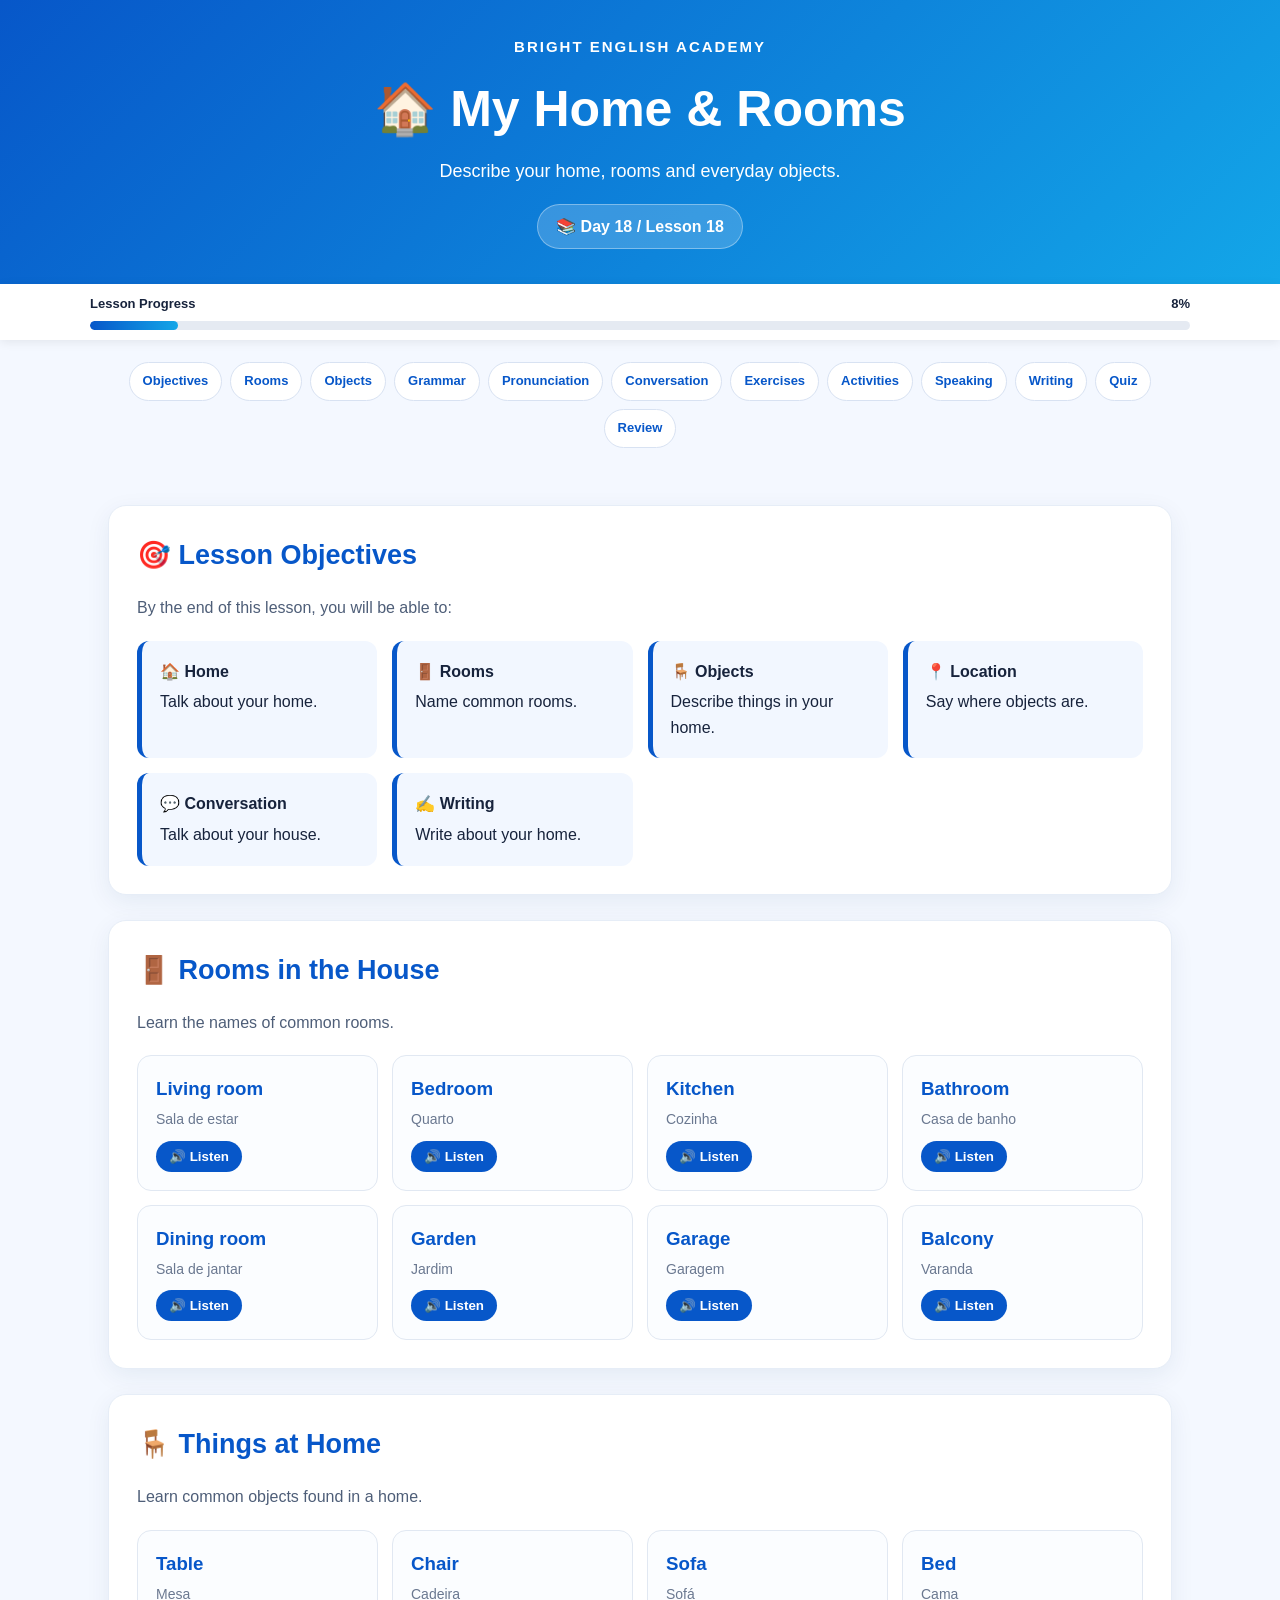
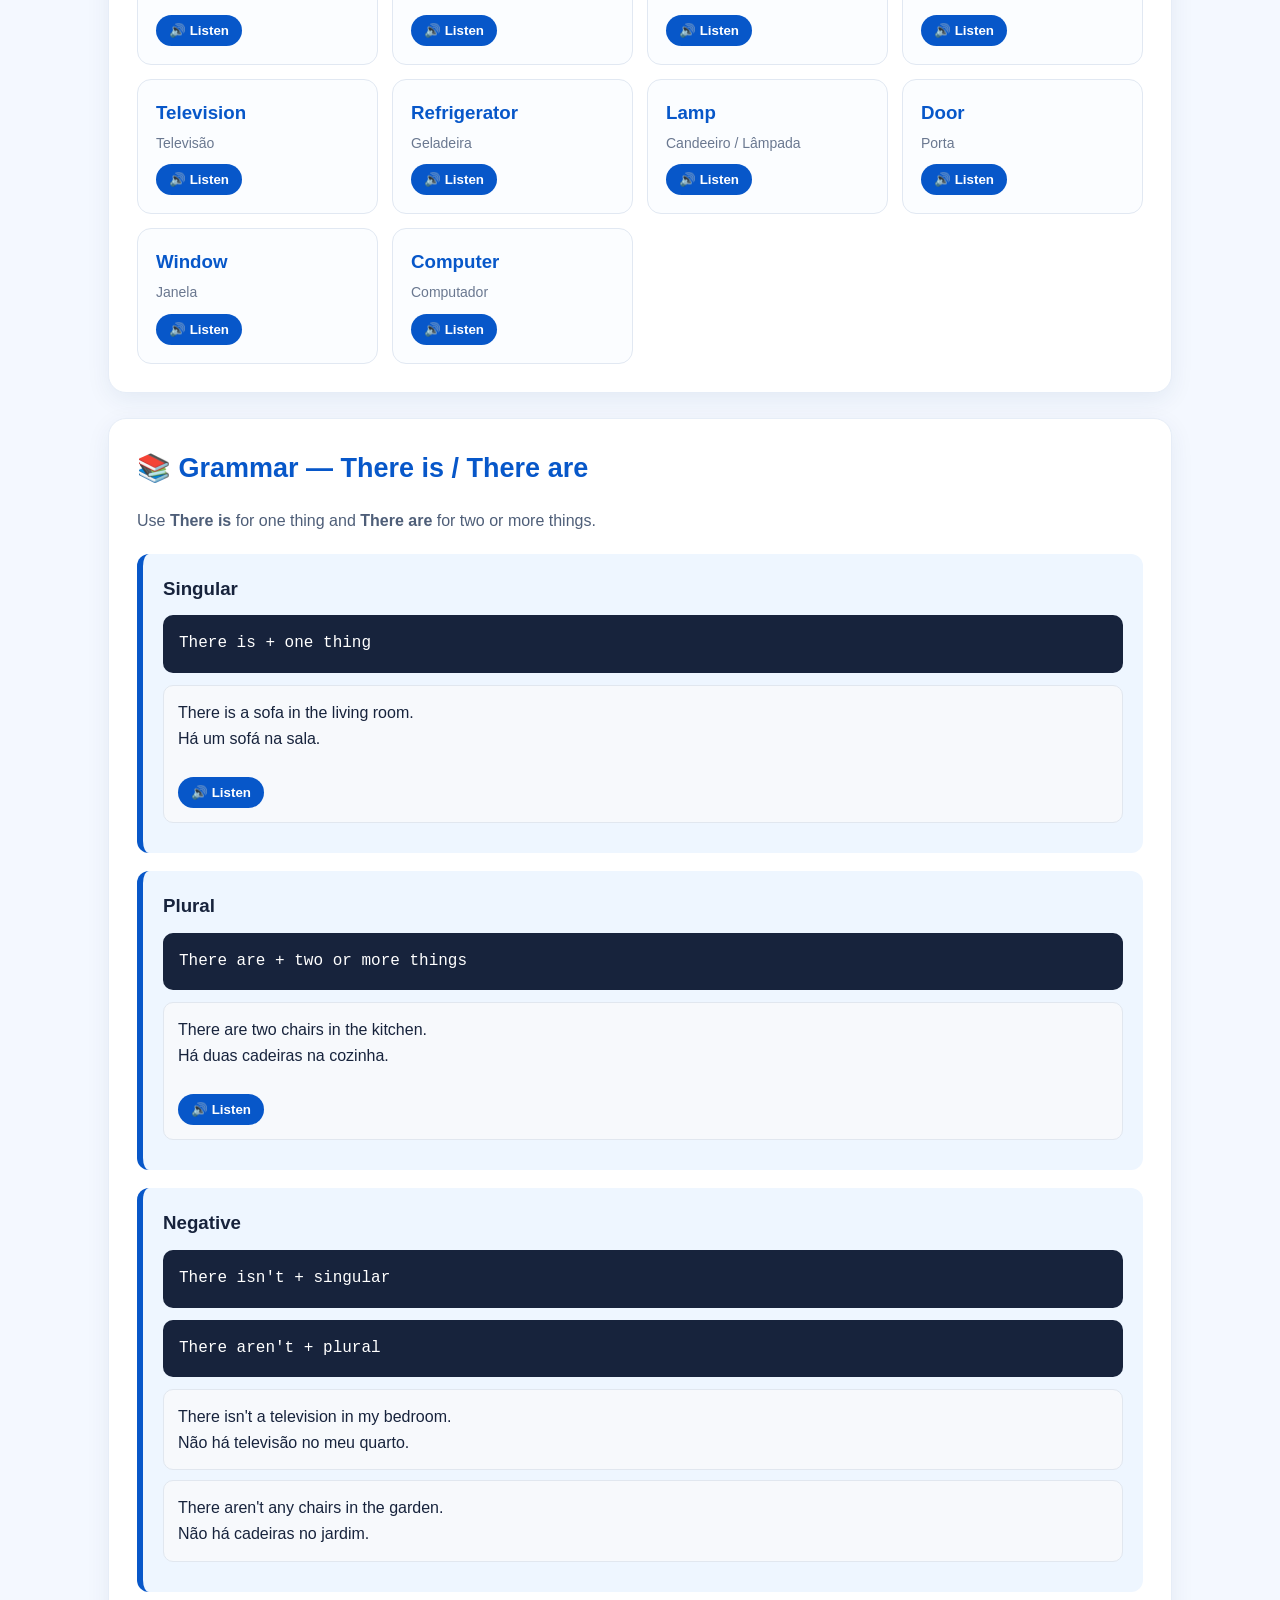
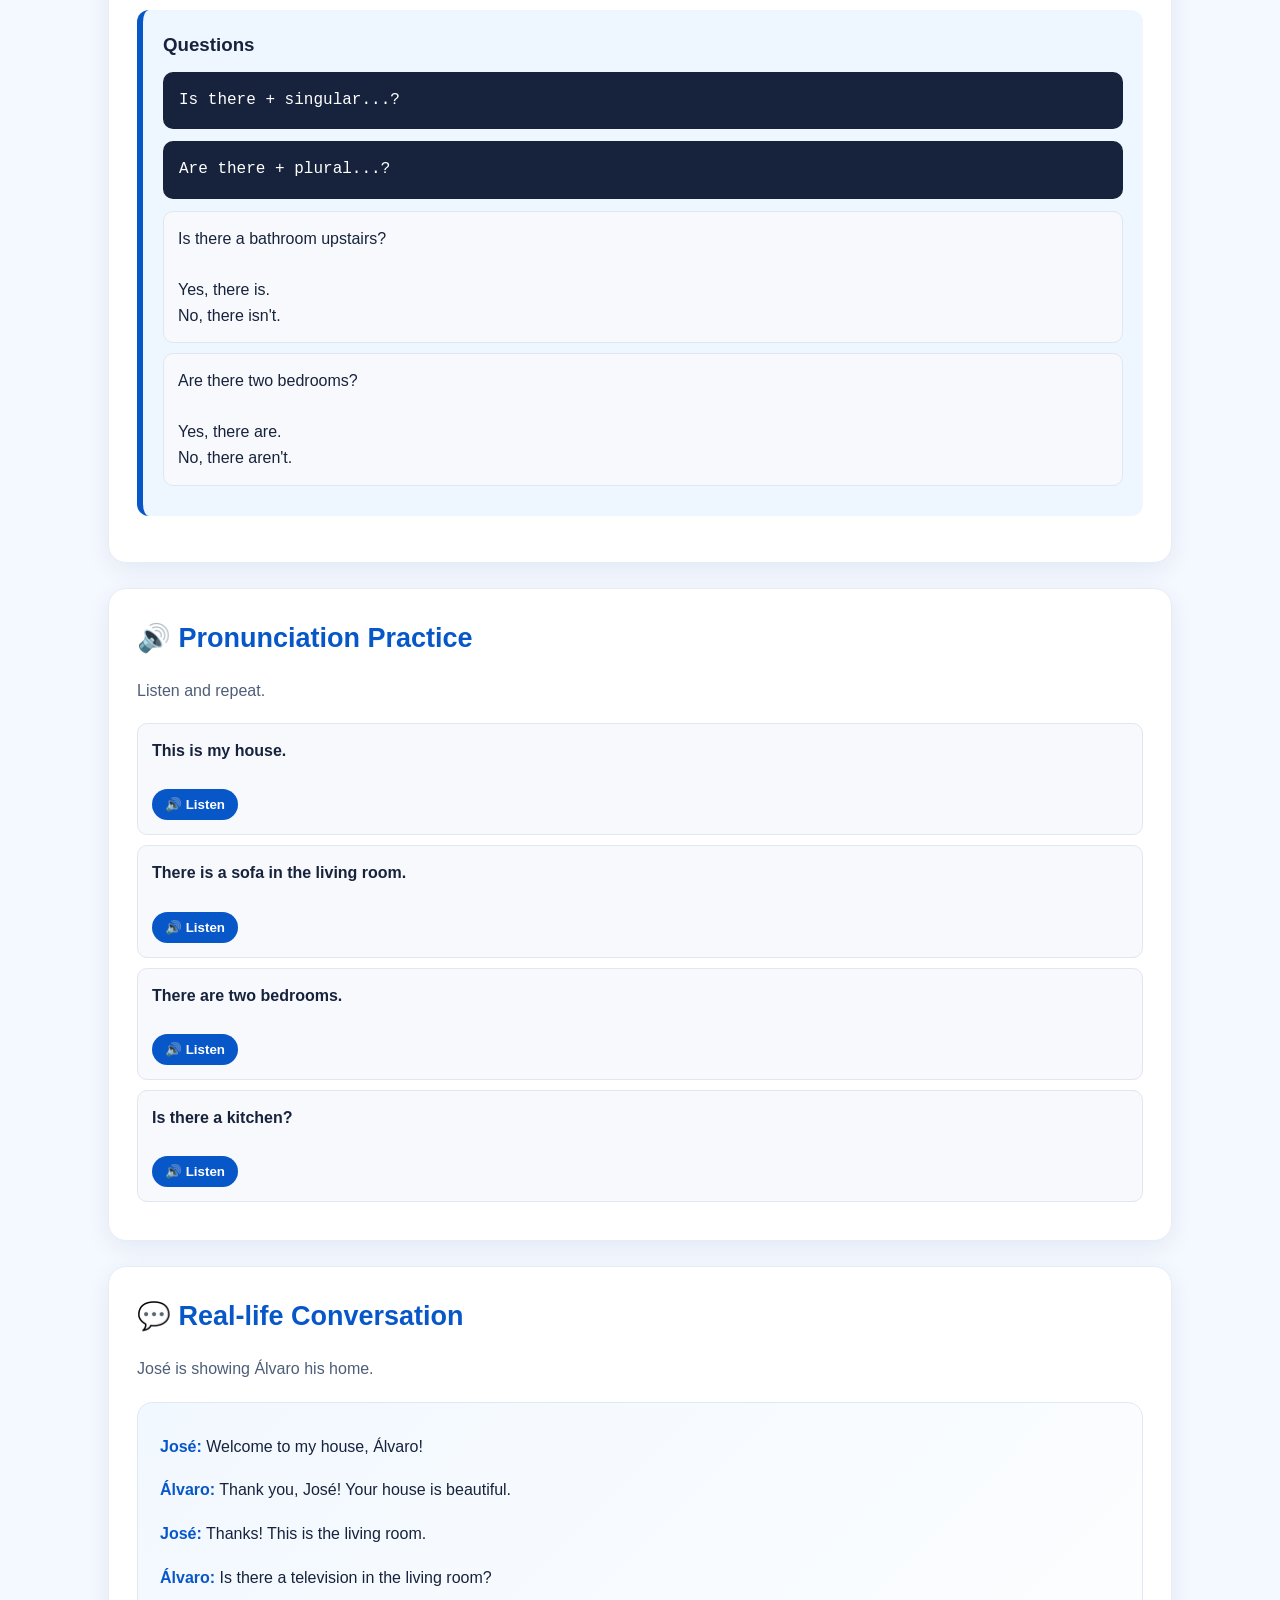
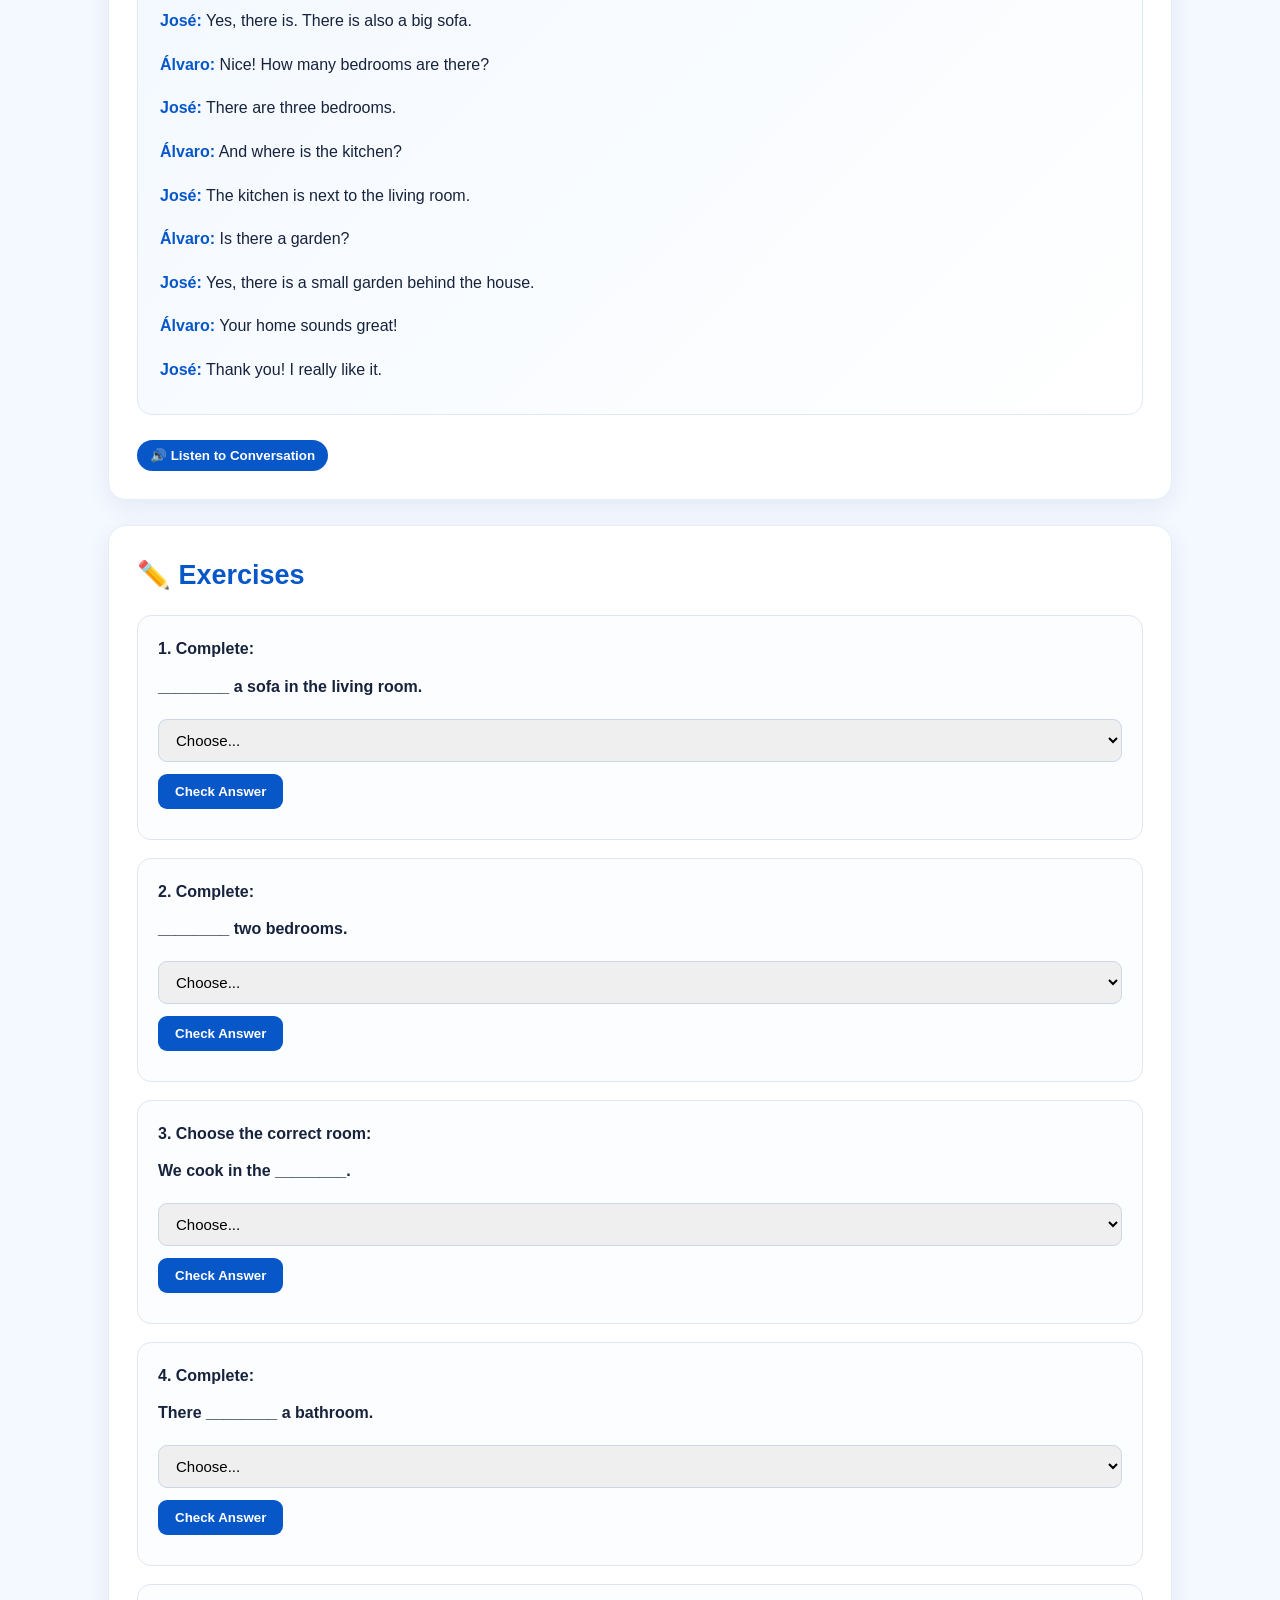
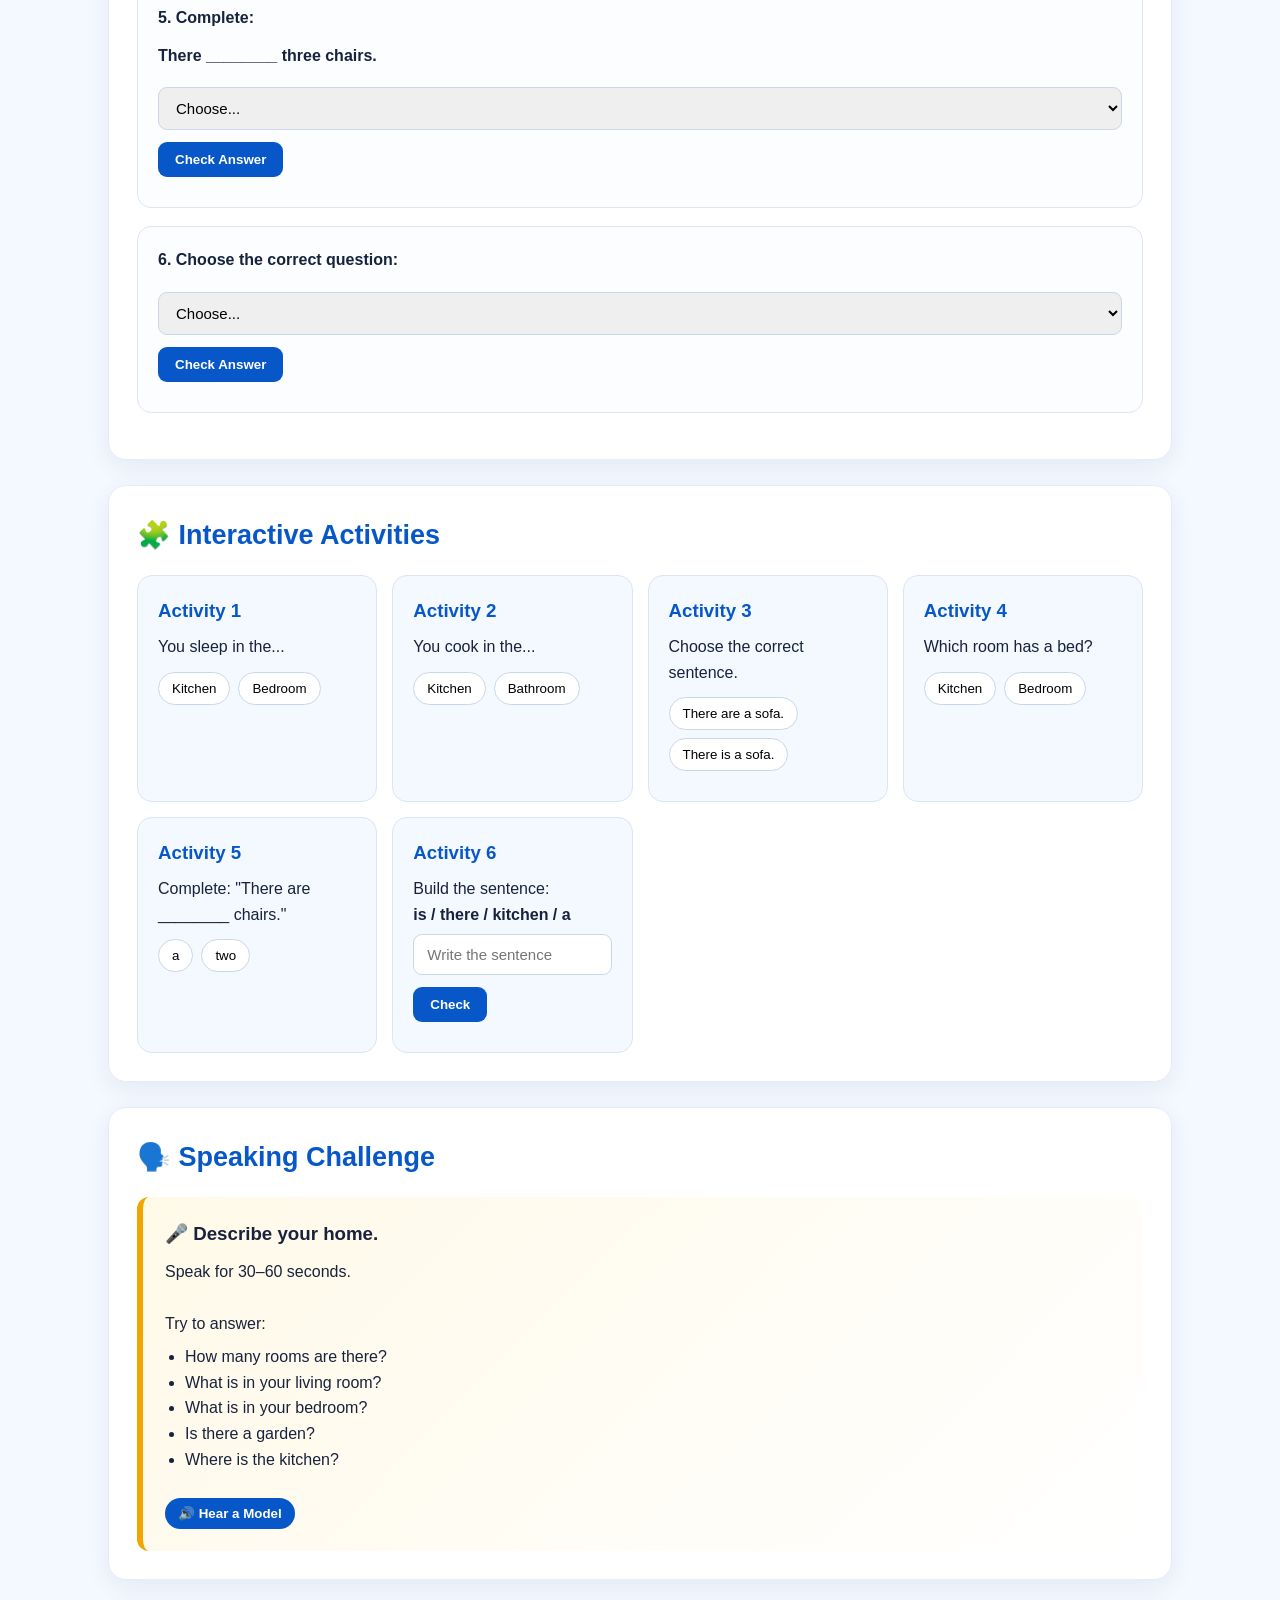
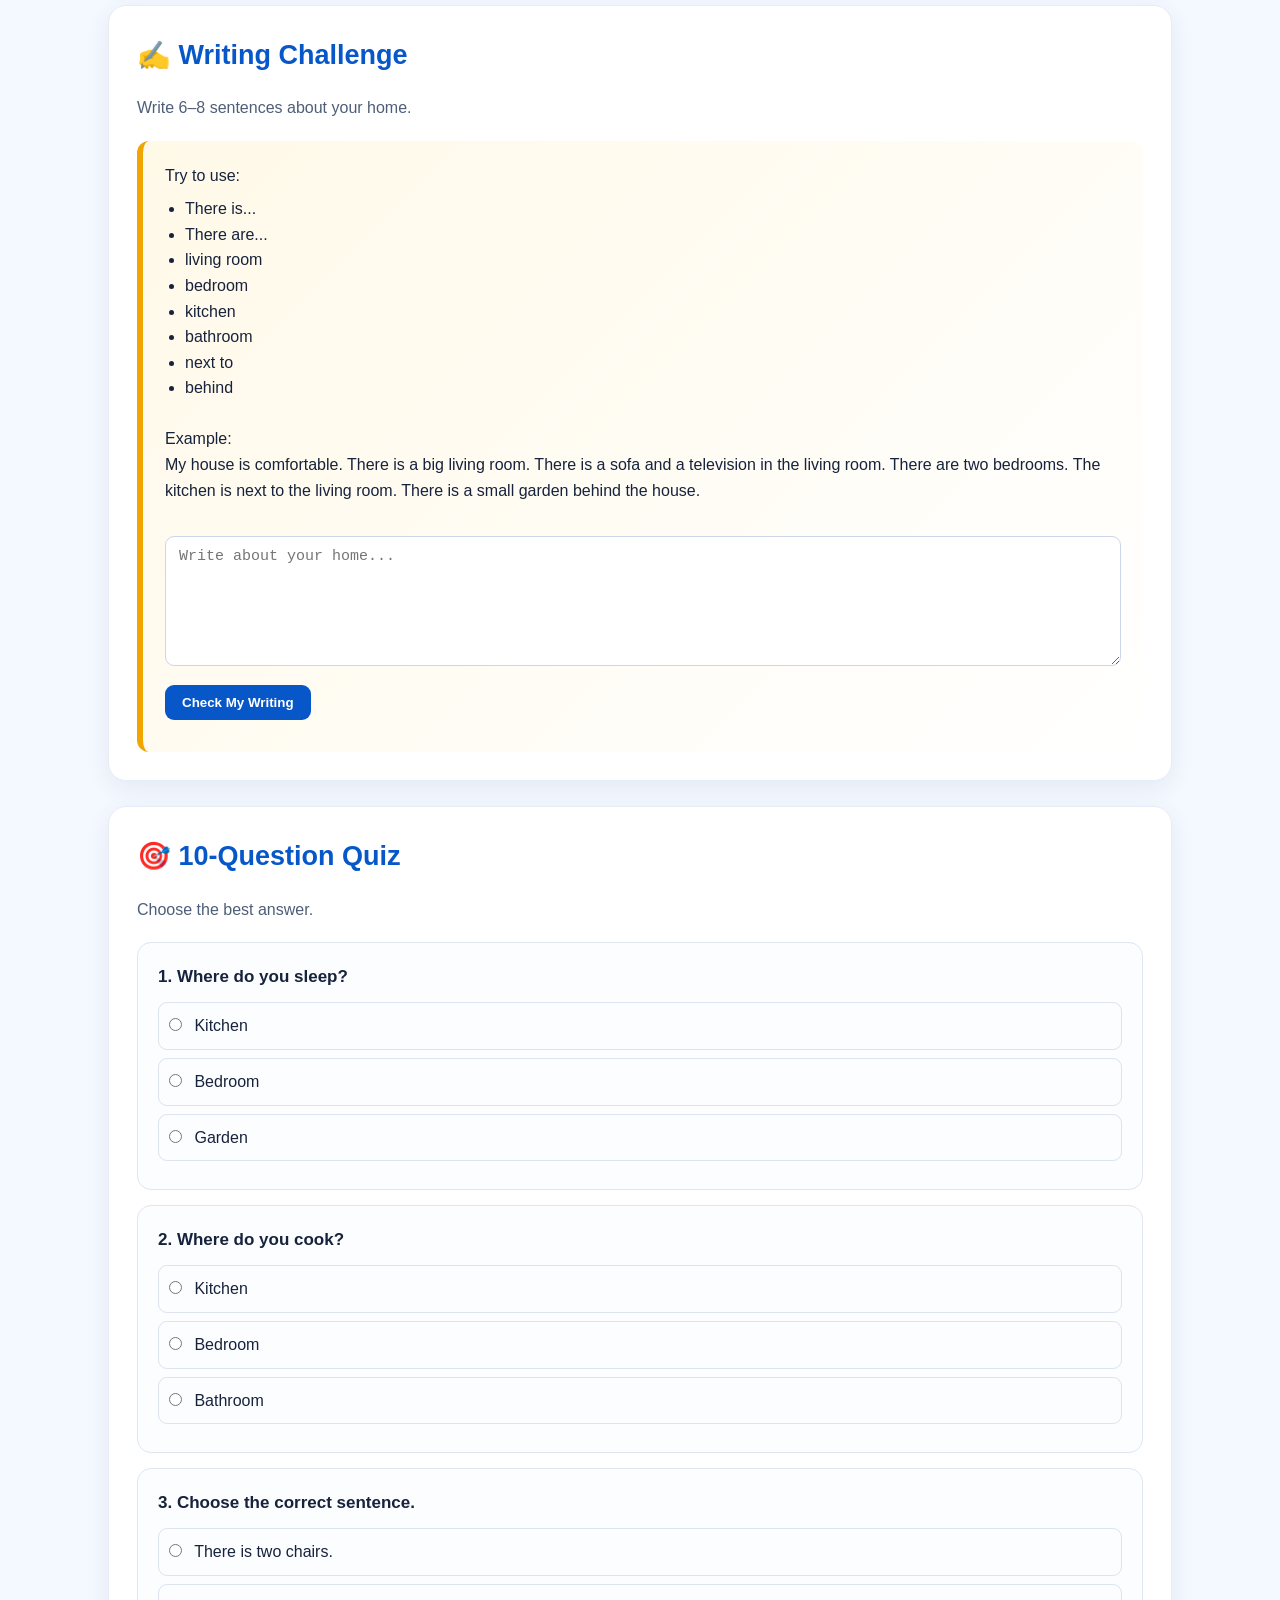
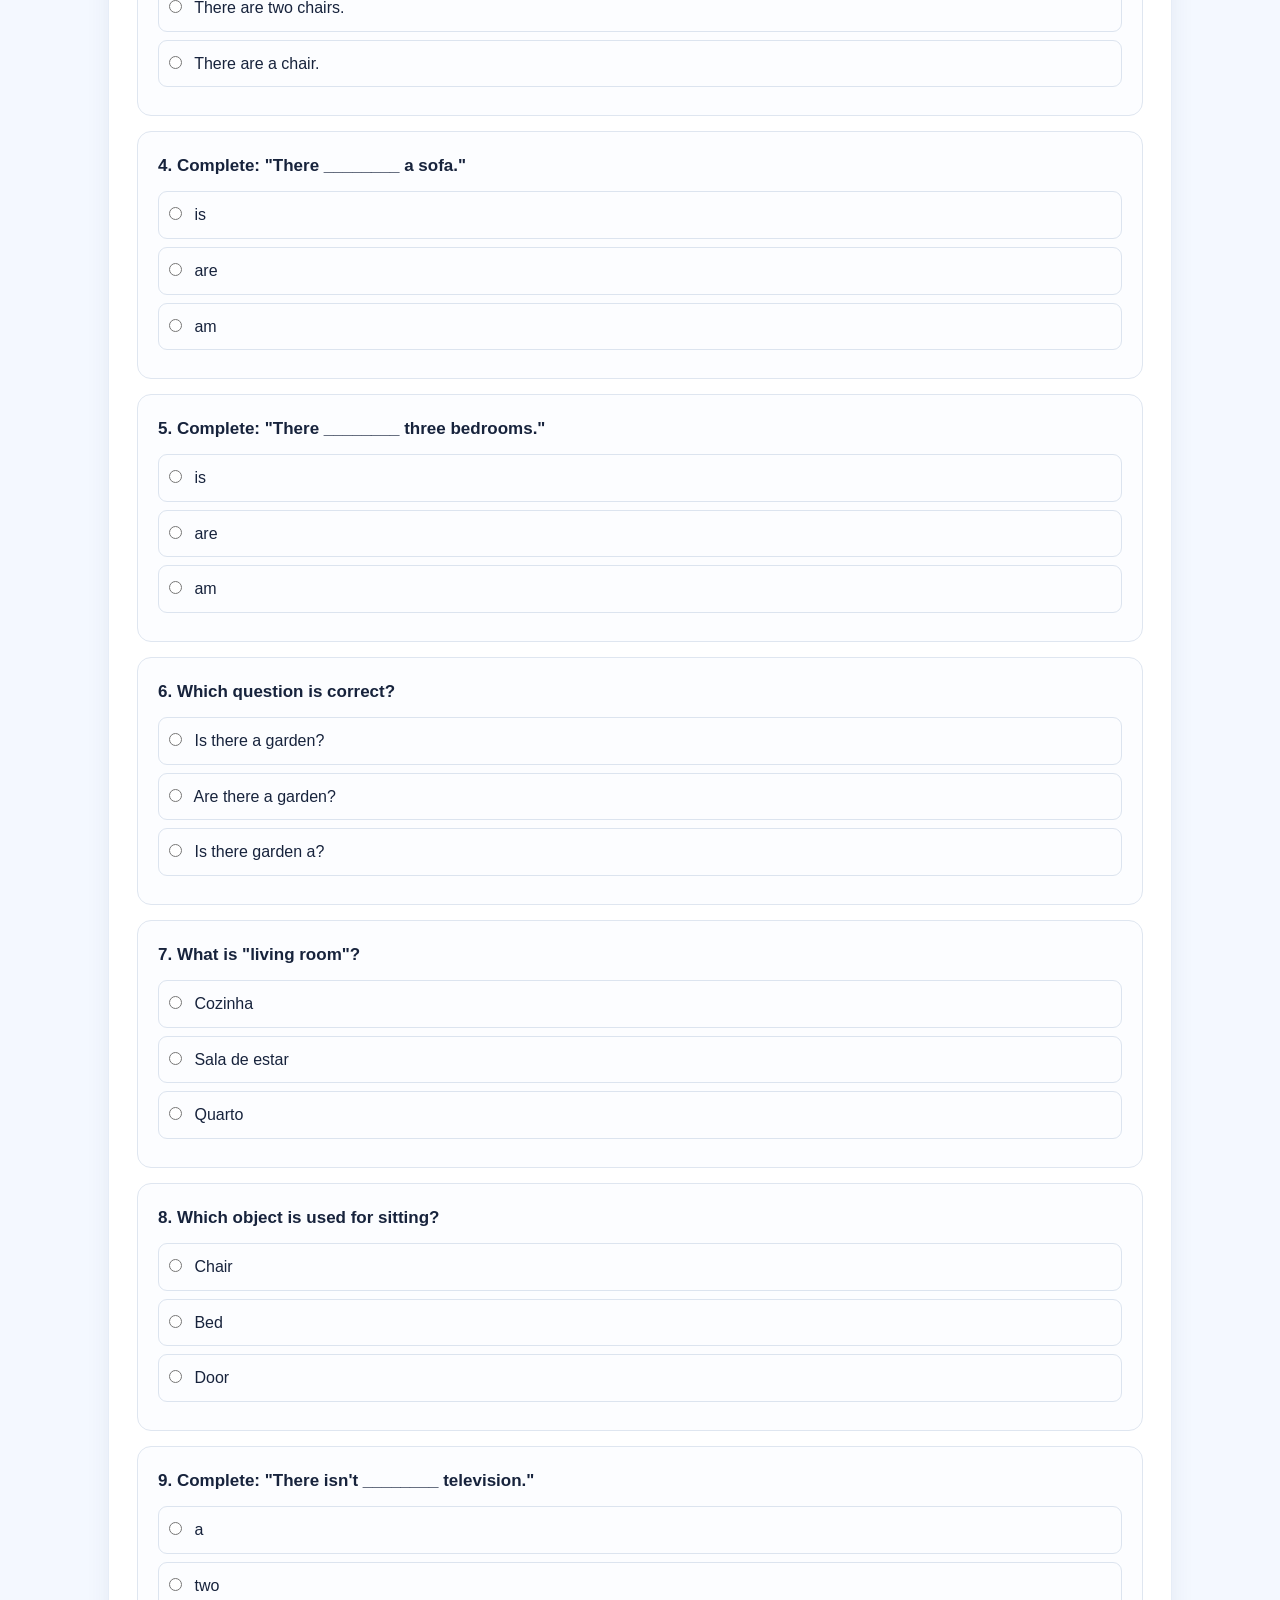
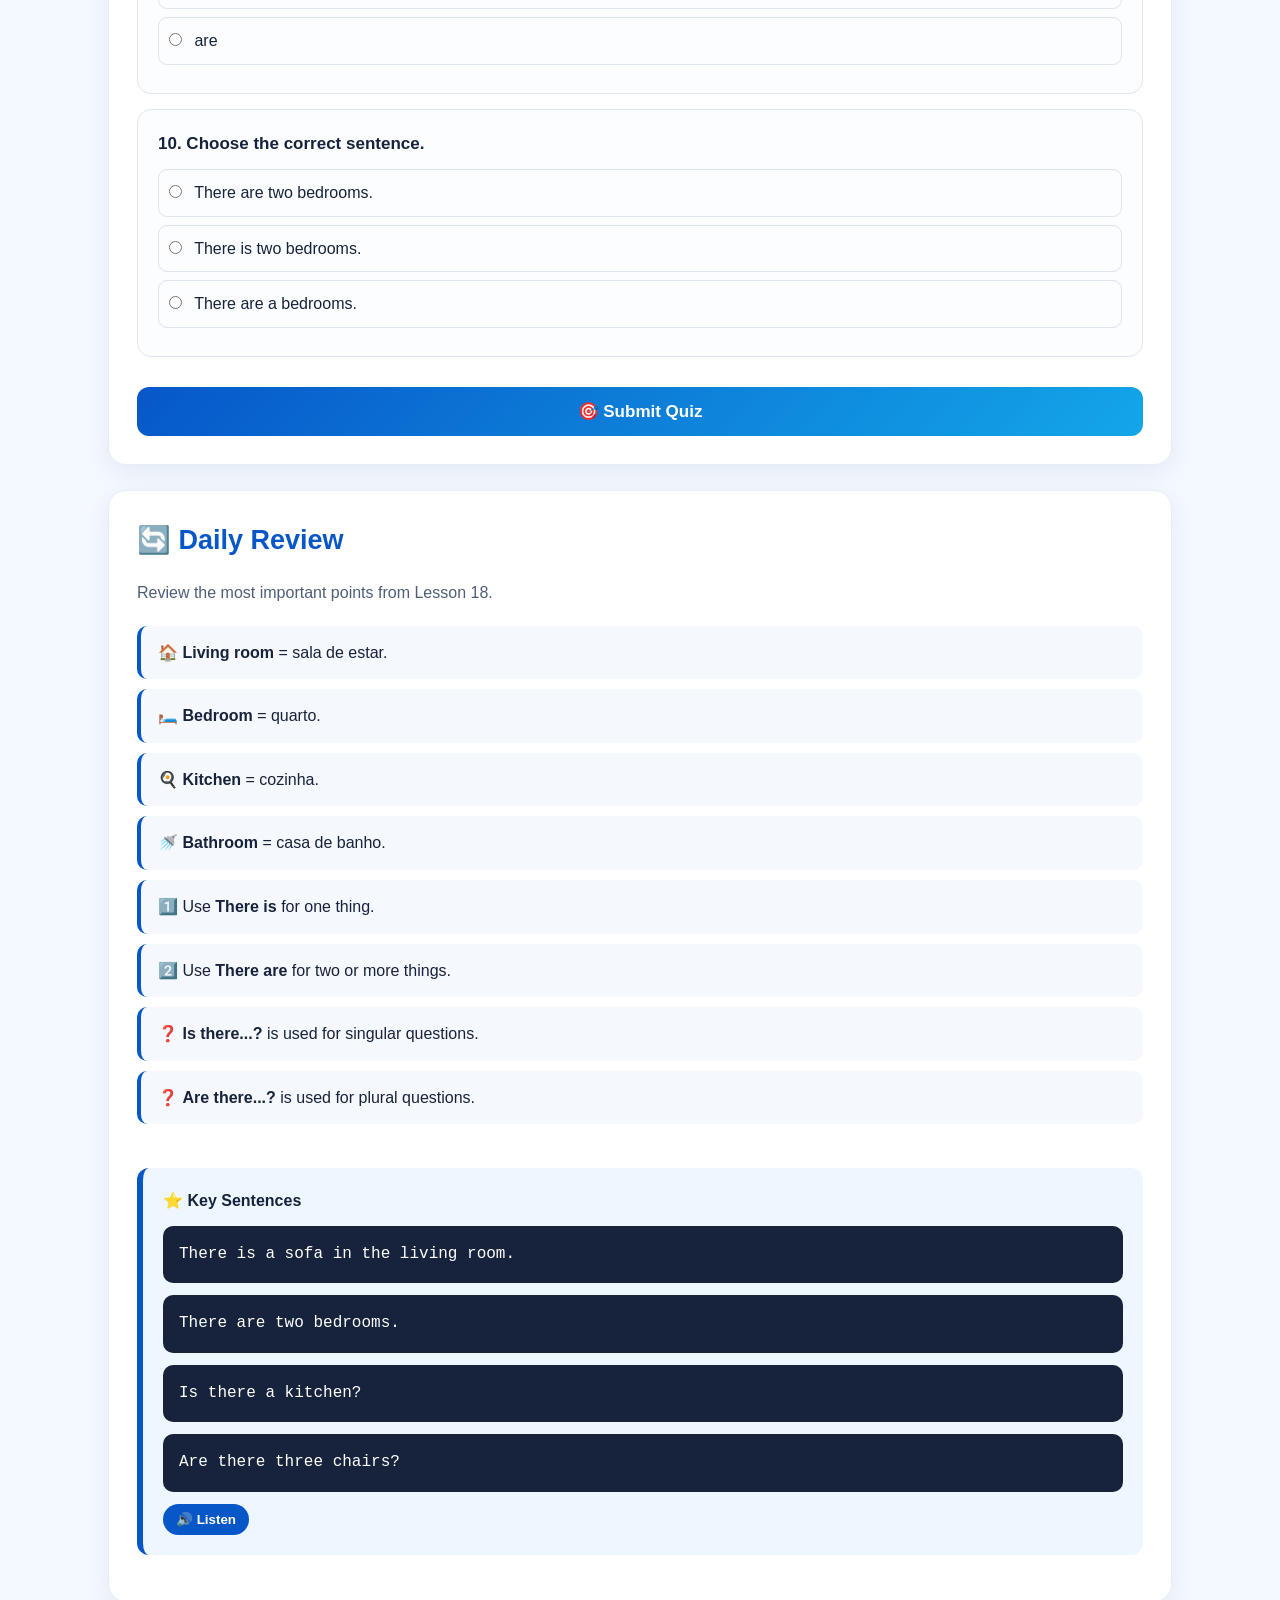
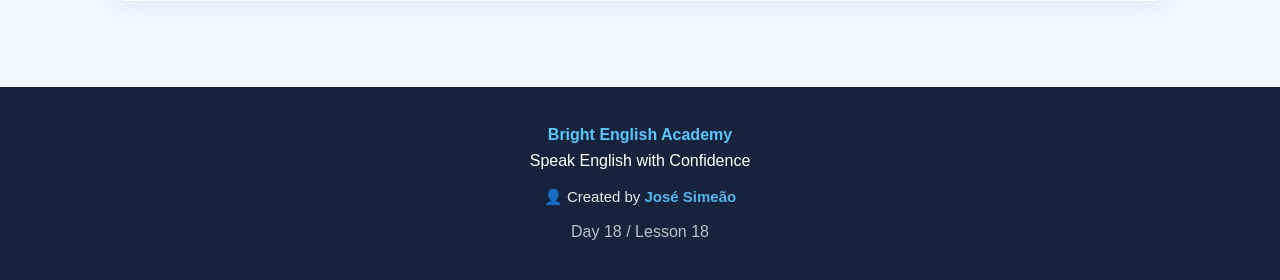
<file: lesson18.html>
<!DOCTYPE html>
<html lang="en">

<head>

    <meta charset="UTF-8">

    <meta name="viewport"
          content="width=device-width, initial-scale=1.0">

    <meta name="description"
          content="Bright English Academy - Day 18: My Home & Rooms.">

    <title>Day 18 — My Home & Rooms | Bright English Academy</title>

    <style>

        * {
            box-sizing: border-box;
            margin: 0;
            padding: 0;
        }

        html {
            scroll-behavior: smooth;
        }

        body {
            font-family: Arial, Helvetica, sans-serif;
            background: #f4f8ff;
            color: #17233c;
            line-height: 1.6;
        }

        header {
            background: linear-gradient(135deg, #0757c9, #13a6e8);
            color: white;
            text-align: center;
            padding: 35px 20px;
            box-shadow: 0 5px 18px rgba(0,0,0,.12);
        }

        .academy-name {
            font-size: 15px;
            font-weight: bold;
            letter-spacing: 2px;
            text-transform: uppercase;
            margin-bottom: 10px;
        }

        header h1 {
            font-size: clamp(30px, 5vw, 50px);
            margin-bottom: 8px;
        }

        header p {
            font-size: 18px;
        }

        .day-badge {
            display: inline-block;
            margin-top: 18px;
            padding: 9px 18px;
            background: rgba(255,255,255,.18);
            border: 1px solid rgba(255,255,255,.35);
            border-radius: 30px;
            font-weight: bold;
        }

        .progress-container {
            position: sticky;
            top: 0;
            z-index: 1000;
            background: white;
            box-shadow: 0 2px 10px rgba(0,0,0,.08);
            padding: 10px 18px;
        }

        .progress-info {
            max-width: 1100px;
            margin: auto;
            display: flex;
            justify-content: space-between;
            margin-bottom: 6px;
            font-size: 13px;
            font-weight: bold;
        }

        .progress-bar {
            max-width: 1100px;
            height: 9px;
            background: #e5eaf2;
            border-radius: 20px;
            margin: auto;
            overflow: hidden;
        }

        .progress-fill {
            height: 100%;
            width: 0%;
            background: linear-gradient(90deg,#0757c9,#13a6e8);
            border-radius: 20px;
            transition: width .4s ease;
        }

        nav {
            max-width: 1100px;
            margin: 22px auto;
            padding: 0 18px;
            display: flex;
            flex-wrap: wrap;
            gap: 8px;
            justify-content: center;
        }

        nav a {
            text-decoration: none;
            color: #0757c9;
            background: white;
            border: 1px solid #d8e2f2;
            padding: 8px 13px;
            border-radius: 20px;
            font-size: 13px;
            font-weight: bold;
        }

        nav a:hover {
            background: #0757c9;
            color: white;
        }

        main {
            max-width: 1100px;
            margin: auto;
            padding: 10px 18px 60px;
        }

        section {
            background: white;
            border-radius: 18px;
            padding: 28px;
            margin: 25px 0;
            box-shadow: 0 7px 25px rgba(20,53,100,.07);
            border: 1px solid #e6edf7;
        }

        .section-title {
            color: #0757c9;
            font-size: 27px;
            margin-bottom: 18px;
        }

        .section-subtitle {
            color: #4e5e78;
            margin-bottom: 20px;
        }

        .objectives {
            display: grid;
            grid-template-columns: repeat(auto-fit,minmax(210px,1fr));
            gap: 15px;
        }

        .objective {
            background: #f2f7ff;
            border-left: 5px solid #0757c9;
            padding: 18px;
            border-radius: 12px;
        }

        .objective strong {
            display: block;
            margin-bottom: 5px;
        }

        .vocab-grid {
            display: grid;
            grid-template-columns: repeat(auto-fit,minmax(210px,1fr));
            gap: 14px;
        }

        .vocab-card {
            border: 1px solid #e1e8f2;
            border-radius: 14px;
            padding: 18px;
            background: #fbfdff;
            transition: .2s;
        }

        .vocab-card:hover {
            transform: translateY(-3px);
            box-shadow: 0 8px 20px rgba(0,0,0,.07);
        }

        .vocab-card h3 {
            color: #0757c9;
            margin-bottom: 4px;
        }

        .translation {
            color: #6a7890;
            font-size: 14px;
            margin-bottom: 10px;
        }

        .listen-btn {
            border: none;
            background: #0757c9;
            color: white;
            padding: 8px 13px;
            border-radius: 20px;
            cursor: pointer;
            font-weight: bold;
        }

        .listen-btn:hover {
            background: #06449e;
        }

        .grammar-box {
            background: #eef6ff;
            border-left: 6px solid #0757c9;
            padding: 20px;
            border-radius: 12px;
            margin: 18px 0;
        }

        .formula {
            background: #17233c;
            color: white;
            padding: 16px;
            border-radius: 10px;
            font-family: "Courier New", monospace;
            margin: 12px 0;
            overflow-x: auto;
        }

        .example {
            background: #f7f9fc;
            border: 1px solid #e1e7ef;
            padding: 14px;
            border-radius: 10px;
            margin: 10px 0;
        }

        .conversation {
            background: linear-gradient(135deg,#f2f8ff,#ffffff);
            padding: 22px;
            border-radius: 15px;
            border: 1px solid #dfe8f5;
        }

        .line {
            padding: 9px 0;
        }

        .speaker {
            color: #0757c9;
            font-weight: bold;
        }

        .exercise {
            margin: 18px 0;
            padding: 20px;
            border: 1px solid #dfe6f0;
            border-radius: 14px;
            background: #fcfdff;
        }

        .exercise p {
            margin-bottom: 12px;
            font-weight: bold;
        }

        input[type="text"],
        textarea,
        select {
            width: 100%;
            padding: 11px 13px;
            border: 1px solid #cbd7e8;
            border-radius: 9px;
            font-size: 15px;
            margin-top: 7px;
            outline: none;
        }

        textarea {
            min-height: 130px;
            resize: vertical;
        }

        input[type="text"]:focus,
        textarea:focus,
        select:focus {
            border-color: #0757c9;
            box-shadow: 0 0 0 3px rgba(7,87,201,.08);
        }

        .check-btn {
            margin-top: 12px;
            background: #0757c9;
            color: white;
            border: none;
            padding: 10px 17px;
            border-radius: 9px;
            cursor: pointer;
            font-weight: bold;
        }

        .feedback {
            margin-top: 10px;
            font-weight: bold;
        }

        .activity-grid {
            display: grid;
            grid-template-columns: repeat(auto-fit,minmax(230px,1fr));
            gap: 15px;
        }

        .activity-card {
            padding: 20px;
            border-radius: 15px;
            background: #f4f8ff;
            border: 1px solid #dbe5f3;
        }

        .activity-card h3 {
            color: #0757c9;
            margin-bottom: 8px;
        }

        .choice-group {
            display: flex;
            flex-wrap: wrap;
            gap: 8px;
            margin-top: 12px;
        }

        .choice-btn {
            border: 1px solid #c9d7ea;
            background: white;
            padding: 8px 13px;
            border-radius: 20px;
            cursor: pointer;
        }

        .choice-btn.selected {
            background: #0757c9;
            color: white;
            border-color: #0757c9;
        }

        .challenge {
            background: linear-gradient(135deg,#fff9e8,#fff);
            border-left: 6px solid #f0a500;
            padding: 22px;
            border-radius: 12px;
        }

        .quiz-question {
            padding: 20px;
            border: 1px solid #dfe6f0;
            border-radius: 14px;
            margin: 15px 0;
            background: #fcfdff;
        }

        .quiz-question h3 {
            font-size: 17px;
            margin-bottom: 12px;
        }

        .option {
            display: block;
            margin: 8px 0;
            padding: 10px;
            border: 1px solid #dce4ef;
            border-radius: 9px;
            cursor: pointer;
        }

        .option:hover {
            background: #f0f6ff;
        }

        .option input {
            margin-right: 8px;
        }

        .quiz-btn {
            width: 100%;
            border: none;
            padding: 14px;
            background: linear-gradient(135deg,#0757c9,#13a6e8);
            color: white;
            border-radius: 12px;
            font-size: 17px;
            font-weight: bold;
            cursor: pointer;
            margin-top: 15px;
        }

        .quiz-result {
            display: none;
            margin-top: 20px;
            padding: 22px;
            text-align: center;
            background: #eef8f2;
            border: 1px solid #b9e2ca;
            border-radius: 14px;
        }

        .score-number {
            font-size: 40px;
            color: #138a4b;
            font-weight: bold;
        }

        .review-list {
            display: grid;
            gap: 10px;
        }

        .review-item {
            padding: 14px 17px;
            border-radius: 10px;
            background: #f5f8fc;
            border-left: 4px solid #0757c9;
        }

        footer {
            background: #17233c;
            color: white;
            text-align: center;
            padding: 35px 18px;
        }

        footer strong {
            color: #58c7ff;
        }

        .creator {
            margin-top: 12px;
            font-size: 15px;
            opacity: .9;
        }

        @media(max-width:650px) {

            header {
                padding: 28px 15px;
            }

            section {
                padding: 20px;
                border-radius: 14px;
            }

            .section-title {
                font-size: 23px;
            }

        }

    </style>

</head>


<body>


<header>

    <div class="academy-name">
        Bright English Academy
    </div>

    <h1>
        🏠 My Home & Rooms
    </h1>

    <p>
        Describe your home, rooms and everyday objects.
    </p>

    <div class="day-badge">
        📚 Day 18 / Lesson 18
    </div>

</header>


<div class="progress-container">

    <div class="progress-info">

        <span>
            Lesson Progress
        </span>

        <span id="progressText">
            0%
        </span>

    </div>

    <div class="progress-bar">

        <div
            class="progress-fill"
            id="progressFill">
        </div>

    </div>

</div>


<nav>

    <a href="#objectives">Objectives</a>
    <a href="#rooms">Rooms</a>
    <a href="#objects">Objects</a>
    <a href="#grammar">Grammar</a>
    <a href="#pronunciation">Pronunciation</a>
    <a href="#conversation">Conversation</a>
    <a href="#exercises">Exercises</a>
    <a href="#activities">Activities</a>
    <a href="#speaking">Speaking</a>
    <a href="#writing">Writing</a>
    <a href="#quiz">Quiz</a>
    <a href="#review">Review</a>

</nav>


<main>


<section id="objectives">

    <h2 class="section-title">
        🎯 Lesson Objectives
    </h2>

    <p class="section-subtitle">
        By the end of this lesson, you will be able to:
    </p>

    <div class="objectives">

        <div class="objective">
            <strong>🏠 Home</strong>
            Talk about your home.
        </div>

        <div class="objective">
            <strong>🚪 Rooms</strong>
            Name common rooms.
        </div>

        <div class="objective">
            <strong>🪑 Objects</strong>
            Describe things in your home.
        </div>

        <div class="objective">
            <strong>📍 Location</strong>
            Say where objects are.
        </div>

        <div class="objective">
            <strong>💬 Conversation</strong>
            Talk about your house.
        </div>

        <div class="objective">
            <strong>✍️ Writing</strong>
            Write about your home.
        </div>

    </div>

</section>


<section id="rooms">

    <h2 class="section-title">
        🚪 Rooms in the House
    </h2>

    <p class="section-subtitle">
        Learn the names of common rooms.
    </p>


    <div class="vocab-grid">


        <div class="vocab-card">

            <h3>Living room</h3>

            <div class="translation">
                Sala de estar
            </div>

            <button class="listen-btn"
                    onclick="speak('Living room')">
                🔊 Listen
            </button>

        </div>


        <div class="vocab-card">

            <h3>Bedroom</h3>

            <div class="translation">
                Quarto
            </div>

            <button class="listen-btn"
                    onclick="speak('Bedroom')">
                🔊 Listen
            </button>

        </div>


        <div class="vocab-card">

            <h3>Kitchen</h3>

            <div class="translation">
                Cozinha
            </div>

            <button class="listen-btn"
                    onclick="speak('Kitchen')">
                🔊 Listen
            </button>

        </div>


        <div class="vocab-card">

            <h3>Bathroom</h3>

            <div class="translation">
                Casa de banho
            </div>

            <button class="listen-btn"
                    onclick="speak('Bathroom')">
                🔊 Listen
            </button>

        </div>


        <div class="vocab-card">

            <h3>Dining room</h3>

            <div class="translation">
                Sala de jantar
            </div>

            <button class="listen-btn"
                    onclick="speak('Dining room')">
                🔊 Listen
            </button>

        </div>


        <div class="vocab-card">

            <h3>Garden</h3>

            <div class="translation">
                Jardim
            </div>

            <button class="listen-btn"
                    onclick="speak('Garden')">
                🔊 Listen
            </button>

        </div>


        <div class="vocab-card">

            <h3>Garage</h3>

            <div class="translation">
                Garagem
            </div>

            <button class="listen-btn"
                    onclick="speak('Garage')">
                🔊 Listen
            </button>

        </div>


        <div class="vocab-card">

            <h3>Balcony</h3>

            <div class="translation">
                Varanda
            </div>

            <button class="listen-btn"
                    onclick="speak('Balcony')">
                🔊 Listen
            </button>

        </div>

    </div>

</section>


<section id="objects">

    <h2 class="section-title">
        🪑 Things at Home
    </h2>

    <p class="section-subtitle">
        Learn common objects found in a home.
    </p>


    <div class="vocab-grid">


        <div class="vocab-card">

            <h3>Table</h3>

            <div class="translation">
                Mesa
            </div>

            <button class="listen-btn"
                    onclick="speak('Table')">
                🔊 Listen
            </button>

        </div>


        <div class="vocab-card">

            <h3>Chair</h3>

            <div class="translation">
                Cadeira
            </div>

            <button class="listen-btn"
                    onclick="speak('Chair')">
                🔊 Listen
            </button>

        </div>


        <div class="vocab-card">

            <h3>Sofa</h3>

            <div class="translation">
                Sofá
            </div>

            <button class="listen-btn"
                    onclick="speak('Sofa')">
                🔊 Listen
            </button>

        </div>


        <div class="vocab-card">

            <h3>Bed</h3>

            <div class="translation">
                Cama
            </div>

            <button class="listen-btn"
                    onclick="speak('Bed')">
                🔊 Listen
            </button>

        </div>


        <div class="vocab-card">

            <h3>Television</h3>

            <div class="translation">
                Televisão
            </div>

            <button class="listen-btn"
                    onclick="speak('Television')">
                🔊 Listen
            </button>

        </div>


        <div class="vocab-card">

            <h3>Refrigerator</h3>

            <div class="translation">
                Geladeira
            </div>

            <button class="listen-btn"
                    onclick="speak('Refrigerator')">
                🔊 Listen
            </button>

        </div>


        <div class="vocab-card">

            <h3>Lamp</h3>

            <div class="translation">
                Candeeiro / Lâmpada
            </div>

            <button class="listen-btn"
                    onclick="speak('Lamp')">
                🔊 Listen
            </button>

        </div>


        <div class="vocab-card">

            <h3>Door</h3>

            <div class="translation">
                Porta
            </div>

            <button class="listen-btn"
                    onclick="speak('Door')">
                🔊 Listen
            </button>

        </div>


        <div class="vocab-card">

            <h3>Window</h3>

            <div class="translation">
                Janela
            </div>

            <button class="listen-btn"
                    onclick="speak('Window')">
                🔊 Listen
            </button>

        </div>


        <div class="vocab-card">

            <h3>Computer</h3>

            <div class="translation">
                Computador
            </div>

            <button class="listen-btn"
                    onclick="speak('Computer')">
                🔊 Listen
            </button>

        </div>

    </div>

</section>


<section id="grammar">

    <h2 class="section-title">
        📚 Grammar — There is / There are
    </h2>

    <p class="section-subtitle">
        Use <strong>There is</strong> for one thing and
        <strong>There are</strong> for two or more things.
    </p>


    <div class="grammar-box">

        <h3>
            Singular
        </h3>

        <div class="formula">
            There is + one thing
        </div>

        <div class="example">

            There is a sofa in the living room.

            <br>

            Há um sofá na sala.

            <br><br>

            <button class="listen-btn"
                    onclick="speak('There is a sofa in the living room.')">

                🔊 Listen

            </button>

        </div>

    </div>


    <div class="grammar-box">

        <h3>
            Plural
        </h3>

        <div class="formula">
            There are + two or more things
        </div>

        <div class="example">

            There are two chairs in the kitchen.

            <br>

            Há duas cadeiras na cozinha.

            <br><br>

            <button class="listen-btn"
                    onclick="speak('There are two chairs in the kitchen.')">

                🔊 Listen

            </button>

        </div>

    </div>


    <div class="grammar-box">

        <h3>
            Negative
        </h3>

        <div class="formula">
            There isn't + singular
        </div>

        <div class="formula">
            There aren't + plural
        </div>

        <div class="example">

            There isn't a television in my bedroom.

            <br>

            Não há televisão no meu quarto.

        </div>

        <div class="example">

            There aren't any chairs in the garden.

            <br>

            Não há cadeiras no jardim.

        </div>

    </div>


    <div class="grammar-box">

        <h3>
            Questions
        </h3>

        <div class="formula">
            Is there + singular...?
        </div>

        <div class="formula">
            Are there + plural...?
        </div>

        <div class="example">

            Is there a bathroom upstairs?

            <br><br>

            Yes, there is.

            <br>

            No, there isn't.

        </div>

        <div class="example">

            Are there two bedrooms?

            <br><br>

            Yes, there are.

            <br>

            No, there aren't.

        </div>

    </div>

</section>


<section id="pronunciation">

    <h2 class="section-title">
        🔊 Pronunciation Practice
    </h2>

    <p class="section-subtitle">
        Listen and repeat.
    </p>


    <div class="example">

        <strong>
            This is my house.
        </strong>

        <br><br>

        <button class="listen-btn"
                onclick="speak('This is my house.')">

            🔊 Listen

        </button>

    </div>


    <div class="example">

        <strong>
            There is a sofa in the living room.
        </strong>

        <br><br>

        <button class="listen-btn"
                onclick="speak('There is a sofa in the living room.')">

            🔊 Listen

        </button>

    </div>


    <div class="example">

        <strong>
            There are two bedrooms.
        </strong>

        <br><br>

        <button class="listen-btn"
                onclick="speak('There are two bedrooms.')">

            🔊 Listen

        </button>

    </div>


    <div class="example">

        <strong>
            Is there a kitchen?
        </strong>

        <br><br>

        <button class="listen-btn"
                onclick="speak('Is there a kitchen?')">

            🔊 Listen

        </button>

    </div>

</section>


<section id="conversation">

    <h2 class="section-title">
        💬 Real-life Conversation
    </h2>

    <p class="section-subtitle">
        José is showing Álvaro his home.
    </p>


    <div class="conversation">

        <div class="line">
            <span class="speaker">José:</span>
            Welcome to my house, Álvaro!
        </div>

        <div class="line">
            <span class="speaker">Álvaro:</span>
            Thank you, José! Your house is beautiful.
        </div>

        <div class="line">
            <span class="speaker">José:</span>
            Thanks! This is the living room.
        </div>

        <div class="line">
            <span class="speaker">Álvaro:</span>
            Is there a television in the living room?
        </div>

        <div class="line">
            <span class="speaker">José:</span>
            Yes, there is. There is also a big sofa.
        </div>

        <div class="line">
            <span class="speaker">Álvaro:</span>
            Nice! How many bedrooms are there?
        </div>

        <div class="line">
            <span class="speaker">José:</span>
            There are three bedrooms.
        </div>

        <div class="line">
            <span class="speaker">Álvaro:</span>
            And where is the kitchen?
        </div>

        <div class="line">
            <span class="speaker">José:</span>
            The kitchen is next to the living room.
        </div>

        <div class="line">
            <span class="speaker">Álvaro:</span>
            Is there a garden?
        </div>

        <div class="line">
            <span class="speaker">José:</span>
            Yes, there is a small garden behind the house.
        </div>

        <div class="line">
            <span class="speaker">Álvaro:</span>
            Your home sounds great!
        </div>

        <div class="line">
            <span class="speaker">José:</span>
            Thank you! I really like it.
        </div>

    </div>


    <br>


    <button class="listen-btn"
            onclick="speak(`José: Welcome to my house, Álvaro! Álvaro: Thank you, José! Your house is beautiful. José: Thanks! This is the living room. Álvaro: Is there a television in the living room? José: Yes, there is. There is also a big sofa. Álvaro: Nice! How many bedrooms are there? José: There are three bedrooms. Álvaro: And where is the kitchen? José: The kitchen is next to the living room. Álvaro: Is there a garden? José: Yes, there is a small garden behind the house. Álvaro: Your home sounds great! José: Thank you! I really like it.`)">

        🔊 Listen to Conversation

    </button>

</section>


<section id="exercises">

    <h2 class="section-title">
        ✏️ Exercises
    </h2>


    <div class="exercise">

        <p>
            1. Complete:
        </p>

        <p>
            ________ a sofa in the living room.
        </p>

        <select id="ex1">

            <option value="">
                Choose...
            </option>

            <option value="There is">
                There is
            </option>

            <option value="There are">
                There are
            </option>

        </select>

        <button class="check-btn"
                onclick="checkExercise('ex1','There is','feedback1')">

            Check Answer

        </button>

        <div id="feedback1"
             class="feedback">
        </div>

    </div>


    <div class="exercise">

        <p>
            2. Complete:
        </p>

        <p>
            ________ two bedrooms.
        </p>

        <select id="ex2">

            <option value="">
                Choose...
            </option>

            <option value="There is">
                There is
            </option>

            <option value="There are">
                There are
            </option>

        </select>

        <button class="check-btn"
                onclick="checkExercise('ex2','There are','feedback2')">

            Check Answer

        </button>

        <div id="feedback2"
             class="feedback">
        </div>

    </div>


    <div class="exercise">

        <p>
            3. Choose the correct room:
        </p>

        <p>
            We cook in the ________.
        </p>

        <select id="ex3">

            <option value="">
                Choose...
            </option>

            <option value="kitchen">
                kitchen
            </option>

            <option value="bedroom">
                bedroom
            </option>

            <option value="garage">
                garage
            </option>

        </select>

        <button class="check-btn"
                onclick="checkExercise('ex3','kitchen','feedback3')">

            Check Answer

        </button>

        <div id="feedback3"
             class="feedback">
        </div>

    </div>


    <div class="exercise">

        <p>
            4. Complete:
        </p>

        <p>
            There ________ a bathroom.
        </p>

        <select id="ex4">

            <option value="">
                Choose...
            </option>

            <option value="is">
                is
            </option>

            <option value="are">
                are
            </option>

        </select>

        <button class="check-btn"
                onclick="checkExercise('ex4','is','feedback4')">

            Check Answer

        </button>

        <div id="feedback4"
             class="feedback">
        </div>

    </div>


    <div class="exercise">

        <p>
            5. Complete:
        </p>

        <p>
            There ________ three chairs.
        </p>

        <select id="ex5">

            <option value="">
                Choose...
            </option>

            <option value="is">
                is
            </option>

            <option value="are">
                are
            </option>

        </select>

        <button class="check-btn"
                onclick="checkExercise('ex5','are','feedback5')">

            Check Answer

        </button>

        <div id="feedback5"
             class="feedback">
        </div>

    </div>


    <div class="exercise">

        <p>
            6. Choose the correct question:
        </p>

        <select id="ex6">

            <option value="">
                Choose...
            </option>

            <option value="Is there a garden?">
                Is there a garden?
            </option>

            <option value="Are there a garden?">
                Are there a garden?
            </option>

        </select>

        <button class="check-btn"
                onclick="checkExercise('ex6','Is there a garden?','feedback6')">

            Check Answer

        </button>

        <div id="feedback6"
             class="feedback">
        </div>

    </div>

</section>


<section id="activities">

    <h2 class="section-title">
        🧩 Interactive Activities
    </h2>


    <div class="activity-grid">


        <div class="activity-card">

            <h3>
                Activity 1
            </h3>

            <p>
                You sleep in the...
            </p>

            <div class="choice-group">

                <button class="choice-btn"
                        onclick="selectChoice(this,'activity1','❌ Try again.')">

                    Kitchen

                </button>

                <button class="choice-btn"
                        onclick="selectChoice(this,'activity1','✅ Correct!')">

                    Bedroom

                </button>

            </div>

            <p id="activity1"
               class="feedback">
            </p>

        </div>


        <div class="activity-card">

            <h3>
                Activity 2
            </h3>

            <p>
                You cook in the...
            </p>

            <div class="choice-group">

                <button class="choice-btn"
                        onclick="selectChoice(this,'activity2','✅ Correct!')">

                    Kitchen

                </button>

                <button class="choice-btn"
                        onclick="selectChoice(this,'activity2','❌ Try again.')">

                    Bathroom

                </button>

            </div>

            <p id="activity2"
               class="feedback">
            </p>

        </div>


        <div class="activity-card">

            <h3>
                Activity 3
            </h3>

            <p>
                Choose the correct sentence.
            </p>

            <div class="choice-group">

                <button class="choice-btn"
                        onclick="selectChoice(this,'activity3','❌ Try again.')">

                    There are a sofa.

                </button>

                <button class="choice-btn"
                        onclick="selectChoice(this,'activity3','✅ Correct!')">

                    There is a sofa.

                </button>

            </div>

            <p id="activity3"
               class="feedback">
            </p>

        </div>


        <div class="activity-card">

            <h3>
                Activity 4
            </h3>

            <p>
                Which room has a bed?
            </p>

            <div class="choice-group">

                <button class="choice-btn"
                        onclick="selectChoice(this,'activity4','❌ Try again.')">

                    Kitchen

                </button>

                <button class="choice-btn"
                        onclick="selectChoice(this,'activity4','✅ Correct!')">

                    Bedroom

                </button>

            </div>

            <p id="activity4"
               class="feedback">
            </p>

        </div>


        <div class="activity-card">

            <h3>
                Activity 5
            </h3>

            <p>
                Complete:
                "There are ________ chairs."
            </p>

            <div class="choice-group">

                <button class="choice-btn"
                        onclick="selectChoice(this,'activity5','❌ Try again.')">

                    a

                </button>

                <button class="choice-btn"
                        onclick="selectChoice(this,'activity5','✅ Correct!')">

                    two

                </button>

            </div>

            <p id="activity5"
               class="feedback">
            </p>

        </div>


        <div class="activity-card">

            <h3>
                Activity 6
            </h3>

            <p>
                Build the sentence:
            </p>

            <p>
                <strong>
                    is / there / kitchen / a
                </strong>
            </p>

            <input type="text"
                   id="sentenceInput"
                   placeholder="Write the sentence">

            <button class="check-btn"
                    onclick="checkSentence()">

                Check

            </button>

            <p id="sentenceResult"
               class="feedback">
            </p>

        </div>

    </div>

</section>


<section id="speaking">

    <h2 class="section-title">
        🗣️ Speaking Challenge
    </h2>


    <div class="challenge">

        <h3>
            🎤 Describe your home.
        </h3>

        <p style="margin-top:10px;">
            Speak for 30–60 seconds.
        </p>

        <br>

        <p>
            Try to answer:
        </p>

        <ul style="margin-left:20px;margin-top:8px;">

            <li>
                How many rooms are there?
            </li>

            <li>
                What is in your living room?
            </li>

            <li>
                What is in your bedroom?
            </li>

            <li>
                Is there a garden?
            </li>

            <li>
                Where is the kitchen?
            </li>

        </ul>

        <br>

        <button class="listen-btn"
                onclick="speak('My house has three bedrooms. There is a living room with a sofa and a television. The kitchen is next to the living room. There is a small garden behind my house.')">

            🔊 Hear a Model

        </button>

    </div>

</section>


<section id="writing">

    <h2 class="section-title">
        ✍️ Writing Challenge
    </h2>

    <p class="section-subtitle">
        Write 6–8 sentences about your home.
    </p>


    <div class="challenge">

        <p>
            Try to use:
        </p>

        <ul style="margin-left:20px;margin-top:8px;">

            <li>
                There is...
            </li>

            <li>
                There are...
            </li>

            <li>
                living room
            </li>

            <li>
                bedroom
            </li>

            <li>
                kitchen
            </li>

            <li>
                bathroom
            </li>

            <li>
                next to
            </li>

            <li>
                behind
            </li>

        </ul>

        <br>

        <p>
            Example:
        </p>

        <p>
            My house is comfortable.
            There is a big living room.
            There is a sofa and a television in the living room.
            There are two bedrooms.
            The kitchen is next to the living room.
            There is a small garden behind the house.
        </p>

        <br>

        <textarea id="writingArea"
                  placeholder="Write about your home..."></textarea>

        <button class="check-btn"
                onclick="checkWriting()">

            Check My Writing

        </button>

        <p id="writingFeedback"
           class="feedback">
        </p>

    </div>

</section>


<section id="quiz">

    <h2 class="section-title">
        🎯 10-Question Quiz
    </h2>

    <p class="section-subtitle">
        Choose the best answer.
    </p>


    <div class="quiz-question">

        <h3>
            1. Where do you sleep?
        </h3>

        <label class="option">
            <input type="radio"
                   name="q1"
                   value="a">

            Kitchen

        </label>

        <label class="option">
            <input type="radio"
                   name="q1"
                   value="b">

            Bedroom

        </label>

        <label class="option">
            <input type="radio"
                   name="q1"
                   value="c">

            Garden

        </label>

    </div>


    <div class="quiz-question">

        <h3>
            2. Where do you cook?
        </h3>

        <label class="option">
            <input type="radio"
                   name="q2"
                   value="a">

            Kitchen

        </label>

        <label class="option">
            <input type="radio"
                   name="q2"
                   value="b">

            Bedroom

        </label>

        <label class="option">
            <input type="radio"
                   name="q2"
                   value="c">

            Bathroom

        </label>

    </div>


    <div class="quiz-question">

        <h3>
            3. Choose the correct sentence.
        </h3>

        <label class="option">
            <input type="radio"
                   name="q3"
                   value="a">

            There is two chairs.

        </label>

        <label class="option">
            <input type="radio"
                   name="q3"
                   value="b">

            There are two chairs.

        </label>

        <label class="option">
            <input type="radio"
                   name="q3"
                   value="c">

            There are a chair.

        </label>

    </div>


    <div class="quiz-question">

        <h3>
            4. Complete:
            "There ________ a sofa."
        </h3>

        <label class="option">
            <input type="radio"
                   name="q4"
                   value="a">

            is

        </label>

        <label class="option">
            <input type="radio"
                   name="q4"
                   value="b">

            are

        </label>

        <label class="option">
            <input type="radio"
                   name="q4"
                   value="c">

            am

        </label>

    </div>


    <div class="quiz-question">

        <h3>
            5. Complete:
            "There ________ three bedrooms."
        </h3>

        <label class="option">
            <input type="radio"
                   name="q5"
                   value="a">

            is

        </label>

        <label class="option">
            <input type="radio"
                   name="q5"
                   value="b">

            are

        </label>

        <label class="option">
            <input type="radio"
                   name="q5"
                   value="c">

            am

        </label>

    </div>


    <div class="quiz-question">

        <h3>
            6. Which question is correct?
        </h3>

        <label class="option">
            <input type="radio"
                   name="q6"
                   value="a">

            Is there a garden?

        </label>

        <label class="option">
            <input type="radio"
                   name="q6"
                   value="b">

            Are there a garden?

        </label>

        <label class="option">
            <input type="radio"
                   name="q6"
                   value="c">

            Is there garden a?

        </label>

    </div>


    <div class="quiz-question">

        <h3>
            7. What is "living room"?
        </h3>

        <label class="option">
            <input type="radio"
                   name="q7"
                   value="a">

            Cozinha

        </label>

        <label class="option">
            <input type="radio"
                   name="q7"
                   value="b">

            Sala de estar

        </label>

        <label class="option">
            <input type="radio"
                   name="q7"
                   value="c">

            Quarto

        </label>

    </div>


    <div class="quiz-question">

        <h3>
            8. Which object is used for sitting?
        </h3>

        <label class="option">
            <input type="radio"
                   name="q8"
                   value="a">

            Chair

        </label>

        <label class="option">
            <input type="radio"
                   name="q8"
                   value="b">

            Bed

        </label>

        <label class="option">
            <input type="radio"
                   name="q8"
                   value="c">

            Door

        </label>

    </div>


    <div class="quiz-question">

        <h3>
            9. Complete:
            "There isn't ________ television."
        </h3>

        <label class="option">
            <input type="radio"
                   name="q9"
                   value="a">

            a

        </label>

        <label class="option">
            <input type="radio"
                   name="q9"
                   value="b">

            two

        </label>

        <label class="option">
            <input type="radio"
                   name="q9"
                   value="c">

            are

        </label>

    </div>


    <div class="quiz-question">

        <h3>
            10. Choose the correct sentence.
        </h3>

        <label class="option">
            <input type="radio"
                   name="q10"
                   value="a">

            There are two bedrooms.

        </label>

        <label class="option">
            <input type="radio"
                   name="q10"
                   value="b">

            There is two bedrooms.

        </label>

        <label class="option">
            <input type="radio"
                   name="q10"
                   value="c">

            There are a bedrooms.

        </label>

    </div>


    <button class="quiz-btn"
            onclick="calculateQuiz()">

        🎯 Submit Quiz

    </button>


    <div class="quiz-result"
         id="quizResult">

        <div>
            Your Score
        </div>

        <div class="score-number"
             id="scoreNumber">

            0/10

        </div>

        <h3 id="scoreMessage"></h3>

        <p id="scoreDetails"></p>

    </div>

</section>


<section id="review">

    <h2 class="section-title">
        🔄 Daily Review
    </h2>

    <p class="section-subtitle">
        Review the most important points from Lesson 18.
    </p>


    <div class="review-list">

        <div class="review-item">
            🏠 <strong>Living room</strong> = sala de estar.
        </div>

        <div class="review-item">
            🛏️ <strong>Bedroom</strong> = quarto.
        </div>

        <div class="review-item">
            🍳 <strong>Kitchen</strong> = cozinha.
        </div>

        <div class="review-item">
            🚿 <strong>Bathroom</strong> = casa de banho.
        </div>

        <div class="review-item">
            1️⃣ Use <strong>There is</strong> for one thing.
        </div>

        <div class="review-item">
            2️⃣ Use <strong>There are</strong> for two or more things.
        </div>

        <div class="review-item">
            ❓ <strong>Is there...?</strong> is used for singular questions.
        </div>

        <div class="review-item">
            ❓ <strong>Are there...?</strong> is used for plural questions.
        </div>

    </div>


    <br>


    <div class="grammar-box">

        <strong>
            ⭐ Key Sentences
        </strong>

        <div class="formula">
            There is a sofa in the living room.
        </div>

        <div class="formula">
            There are two bedrooms.
        </div>

        <div class="formula">
            Is there a kitchen?
        </div>

        <div class="formula">
            Are there three chairs?
        </div>


        <button class="listen-btn"
                onclick="speak('There is a sofa in the living room. There are two bedrooms. Is there a kitchen? Are there three chairs?')">

            🔊 Listen

        </button>

    </div>

</section>


</main>


<footer>

    <p>
        <strong>
            Bright English Academy
        </strong>
    </p>

    <p>
        Speak English with Confidence
    </p>

    <p class="creator">
        👤 Created by <strong>José Simeão</strong>
    </p>

    <p style="margin-top:10px;opacity:.7;">
        Day 18 / Lesson 18
    </p>

</footer>


<script>


/* =========================
   AUDIO
========================= */

function speak(text) {

    if (!("speechSynthesis" in window)) {

        alert(
            "Audio is not supported by this browser."
        );

        return;
    }

    window.speechSynthesis.cancel();

    const speech =
        new SpeechSynthesisUtterance(text);

    speech.lang = "en-US";

    speech.rate = 0.85;

    speech.pitch = 1;

    window.speechSynthesis.speak(speech);

}


/* =========================
   EXERCISES
========================= */

function checkExercise(
    inputId,
    answer,
    feedbackId
) {

    const input =
        document.getElementById(inputId);

    const feedback =
        document.getElementById(feedbackId);

    const value =
        input.value
            .trim()
            .toLowerCase();

    if (value === answer.toLowerCase()) {

        feedback.textContent =
            "✅ Correct! Excellent work.";

        feedback.style.color =
            "#138a4b";

    } else {

        feedback.textContent =
            "❌ Not quite. Try again.";

        feedback.style.color =
            "#c62828";

    }

    updateProgress();

}


/* =========================
   INTERACTIVE ACTIVITIES
========================= */

function selectChoice(
    button,
    resultId,
    message
) {

    const buttons =
        button.parentElement
            .querySelectorAll(".choice-btn");

    buttons.forEach(
        btn => btn.classList.remove("selected")
    );

    button.classList.add("selected");

    document.getElementById(resultId)
        .textContent = message;

    updateProgress();

}


/* =========================
   SENTENCE BUILDER
========================= */

function checkSentence() {

    const input =
        document.getElementById(
            "sentenceInput"
        );

    const result =
        document.getElementById(
            "sentenceResult"
        );

    const value =
        input.value
            .trim()
            .toLowerCase()
            .replace(/[.!?]/g,"");

    if (
        value ===
        "is there a kitchen"
    ) {

        result.textContent =
            "✅ Perfect sentence!";

        result.style.color =
            "#138a4b";

    } else {

        result.textContent =
            "❌ Try again: Is there a kitchen?";

        result.style.color =
            "#c62828";

    }

    updateProgress();

}


/* =========================
   WRITING
========================= */

function checkWriting() {

    const text =
        document.getElementById(
            "writingArea"
        ).value.trim();

    const feedback =
        document.getElementById(
            "writingFeedback"
        );

    if (text.length < 70) {

        feedback.textContent =
            "✏️ Write a little more. Try 6–8 sentences.";

        feedback.style.color =
            "#c62828";

        return;

    }

    const lower =
        text.toLowerCase();

    const usefulWords = [

        "there is",
        "there are",
        "house",
        "home",
        "living room",
        "bedroom",
        "kitchen",
        "bathroom",
        "garden",
        "next to"

    ];

    const count =
        usefulWords.filter(
            word => lower.includes(word)
        ).length;

    if (count >= 4) {

        feedback.textContent =
            "✅ Excellent! Your writing uses the lesson vocabulary.";

        feedback.style.color =
            "#138a4b";

    } else {

        feedback.textContent =
            "👍 Good start! Try using more expressions from the lesson.";

        feedback.style.color =
            "#b06b00";

    }

    updateProgress();

}


/* =========================
   QUIZ
========================= */

function calculateQuiz() {

    const answers = {

        q1: "b",
        q2: "a",
        q3: "b",
        q4: "a",
        q5: "b",
        q6: "a",
        q7: "b",
        q8: "a",
        q9: "a",
        q10: "a"

    };

    let score = 0;

    for (let question in answers) {

        const selected =
            document.querySelector(
                `input[name="${question}"]:checked`
            );

        if (
            selected &&
            selected.value === answers[question]
        ) {

            score++;

        }

    }


    const result =
        document.getElementById(
            "quizResult"
        );

    const number =
        document.getElementById(
            "scoreNumber"
        );

    const message =
        document.getElementById(
            "scoreMessage"
        );

    const details =
        document.getElementById(
            "scoreDetails"
        );


    number.textContent =
        score + "/10";


    if (score === 10) {

        message.textContent =
            "🏆 Perfect Score!";

        details.textContent =
            "Amazing! You mastered Lesson 18.";

    }

    else if (score >= 8) {

        message.textContent =
            "🌟 Excellent Work!";

        details.textContent =
            "You have a strong understanding of homes and rooms.";

    }

    else if (score >= 6) {

        message.textContent =
            "👍 Good Job!";

        details.textContent =
            "You are making good progress. Review the lesson and try again.";

    }

    else {

        message.textContent =
            "📚 Keep Practicing!";

        details.textContent =
            "Review the vocabulary and There is / There are, then try again.";

    }


    result.style.display =
        "block";


    result.scrollIntoView({

        behavior: "smooth",

        block: "center"

    });


    updateProgress();

}


/* =========================
   PROGRESS
========================= */

function updateProgress() {

    const ids = [

        "objectives",
        "rooms",
        "objects",
        "grammar",
        "pronunciation",
        "conversation",
        "exercises",
        "activities",
        "speaking",
        "writing",
        "quiz",
        "review"

    ];


    const scrollTop =
        window.scrollY;

    const documentHeight =
        document.documentElement.scrollHeight
        -
        window.innerHeight;


    let scrollProgress = 0;


    if (documentHeight > 0) {

        scrollProgress =
            (scrollTop / documentHeight)
            * 100;

    }


    let completed = 0;


    ids.forEach(id => {

        const section =
            document.getElementById(id);

        if (!section) return;


        const rect =
            section.getBoundingClientRect();


        if (
            rect.top <
            window.innerHeight * .75
            &&
            rect.bottom >
            window.innerHeight * .25
        ) {

            completed++;

        }

    });


    let sectionProgress =
        (completed / ids.length) * 100;


    let finalProgress =
        Math.max(
            scrollProgress,
            sectionProgress
        );


    finalProgress =
        Math.min(
            100,
            Math.round(finalProgress)
        );


    document.getElementById(
        "progressFill"
    ).style.width =
        finalProgress + "%";


    document.getElementById(
        "progressText"
    ).textContent =
        finalProgress + "%";

}


window.addEventListener(
    "scroll",
    updateProgress
);


window.addEventListener(
    "load",
    updateProgress
);


</script>


</body>

</html>
</file>
